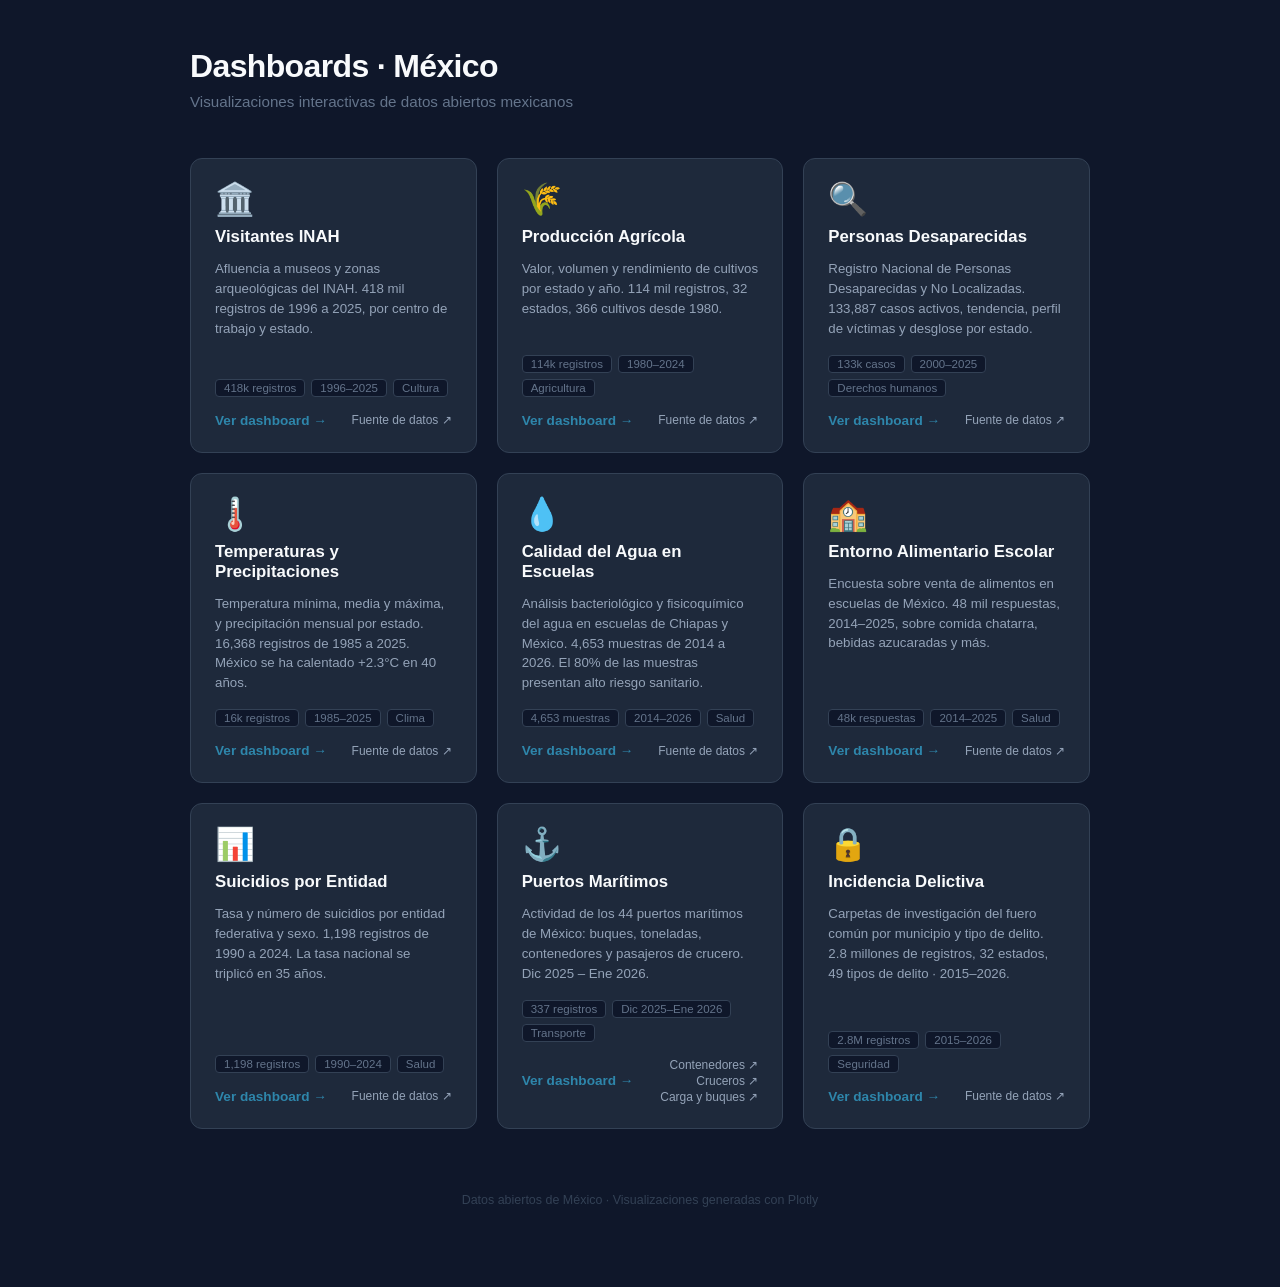
<file: site/index.html>
<!DOCTYPE html>
<html lang="es">
<head>
  <meta charset="UTF-8">
  <meta name="viewport" content="width=device-width, initial-scale=1.0">
  <title>Dashboards · México</title>
  <style>
    *, *::before, *::after { box-sizing: border-box; margin: 0; padding: 0; }

    body {
      background: #0F172A;
      color: #CBD5E1;
      font-family: -apple-system, BlinkMacSystemFont, "Segoe UI", sans-serif;
      min-height: 100vh;
      padding: 48px 24px 80px;
    }

    .container {
      max-width: 900px;
      margin: 0 auto;
    }

    header {
      margin-bottom: 48px;
    }

    header h1 {
      color: #F8FAFC;
      font-size: 2rem;
      font-weight: 700;
      letter-spacing: -.02em;
    }

    header p {
      color: #64748B;
      margin-top: 8px;
      font-size: .95rem;
    }

    .grid {
      display: grid;
      grid-template-columns: repeat(auto-fill, minmax(260px, 1fr));
      gap: 20px;
    }

    .card {
      position: relative;
      background: #1E293B;
      border: 1px solid #334155;
      border-radius: 12px;
      padding: 24px;
      color: inherit;
      transition: border-color .15s, transform .15s, box-shadow .15s;
      display: flex;
      flex-direction: column;
      gap: 12px;
    }

    .card:hover {
      border-color: #2E86AB;
      transform: translateY(-2px);
      box-shadow: 0 8px 24px rgba(0,0,0,.4);
    }

    .card-icon {
      font-size: 2rem;
      line-height: 1;
    }

    .card-title {
      color: #F8FAFC;
      font-size: 1.05rem;
      font-weight: 600;
    }

    .card-desc {
      color: #94A3B8;
      font-size: .83rem;
      line-height: 1.5;
      flex: 1;
    }

    .card-tags {
      display: flex;
      flex-wrap: wrap;
      gap: 6px;
      margin-top: 4px;
    }

    .tag {
      background: #0F172A;
      border: 1px solid #334155;
      border-radius: 4px;
      padding: 2px 8px;
      font-size: .72rem;
      color: #64748B;
    }

    .card-footer {
      display: flex;
      justify-content: space-between;
      align-items: center;
      margin-top: auto;
      padding-top: 4px;
    }

    .card-arrow {
      color: #2E86AB;
      font-size: .85rem;
      font-weight: 600;
      text-decoration: none;
    }

    /* Stretched link — invisible overlay that makes the whole card clickable */
    .card-arrow::after {
      content: "";
      position: absolute;
      inset: 0;
    }

    .card-source {
      position: relative;
      z-index: 1;
      color: #94A3B8;
      font-size: .75rem;
      text-decoration: none;
    }

    .card-source:hover {
      color: #F1F5F9;
    }

    footer {
      margin-top: 64px;
      color: #334155;
      font-size: .78rem;
      text-align: center;
    }
  </style>
</head>
<body>
<div class="container">

  <header>
    <h1>Dashboards · México</h1>
    <p>Visualizaciones interactivas de datos abiertos mexicanos</p>
  </header>

  <div class="grid">

    <div class="card">
      <div class="card-icon">🏛️</div>
      <div class="card-title">Visitantes INAH</div>
      <div class="card-desc">
        Afluencia a museos y zonas arqueológicas del INAH.
        418 mil registros de 1996 a 2025, por centro de trabajo y estado.
      </div>
      <div class="card-tags">
        <span class="tag">418k registros</span>
        <span class="tag">1996–2025</span>
        <span class="tag">Cultura</span>
      </div>
      <div class="card-footer">
        <a class="card-arrow" href="inah_sites.html">Ver dashboard →</a>
        <a class="card-source" href="https://datamx.io/dataset/estadisticas-de-visitantes-a-museos-y-zonas-arqueologicas-abiertas-al-publico-1996-2024" target="_blank" rel="noopener">Fuente de datos ↗</a>
      </div>
    </div>

    <div class="card">
      <div class="card-icon">🌾</div>
      <div class="card-title">Producción Agrícola</div>
      <div class="card-desc">
        Valor, volumen y rendimiento de cultivos por estado y año.
        114 mil registros, 32 estados, 366 cultivos desde 1980.
      </div>
      <div class="card-tags">
        <span class="tag">114k registros</span>
        <span class="tag">1980–2024</span>
        <span class="tag">Agricultura</span>
      </div>
      <div class="card-footer">
        <a class="card-arrow" href="productos_agricolas.html">Ver dashboard →</a>
        <a class="card-source" href="https://datamx.io/dataset/produccion-agricola-en-mexico-1980-2024" target="_blank" rel="noopener">Fuente de datos ↗</a>
      </div>
    </div>

    <div class="card">
      <div class="card-icon">🔍</div>
      <div class="card-title">Personas Desaparecidas</div>
      <div class="card-desc">
        Registro Nacional de Personas Desaparecidas y No Localizadas. 133,887 casos activos,
        tendencia, perfil de víctimas y desglose por estado.
      </div>
      <div class="card-tags">
        <span class="tag">133k casos</span>
        <span class="tag">2000–2025</span>
        <span class="tag">Derechos humanos</span>
      </div>
      <div class="card-footer">
        <a class="card-arrow" href="desaparecidos.html">Ver dashboard →</a>
        <a class="card-source" href="https://datamx.io/dataset/personas-desaparecidas-y-no-localizadas-en-mexico" target="_blank" rel="noopener">Fuente de datos ↗</a>
      </div>
    </div>

    <div class="card">
      <div class="card-icon">🌡️</div>
      <div class="card-title">Temperaturas y Precipitaciones</div>
      <div class="card-desc">
        Temperatura mínima, media y máxima, y precipitación mensual por estado.
        16,368 registros de 1985 a 2025. México se ha calentado +2.3°C en 40 años.
      </div>
      <div class="card-tags">
        <span class="tag">16k registros</span>
        <span class="tag">1985–2025</span>
        <span class="tag">Clima</span>
      </div>
      <div class="card-footer">
        <a class="card-arrow" href="temperaturas_lluvias.html">Ver dashboard →</a>
        <a class="card-source" href="https://datamx.io/es/dataset/temperaturas-mensuales-en-mexico-1985-2025" target="_blank" rel="noopener">Fuente de datos ↗</a>
      </div>
    </div>

    <div class="card">
      <div class="card-icon">💧</div>
      <div class="card-title">Calidad del Agua en Escuelas</div>
      <div class="card-desc">
        Análisis bacteriológico y fisicoquímico del agua en escuelas de Chiapas y México.
        4,653 muestras de 2014 a 2026. El 80% de las muestras presentan alto riesgo sanitario.
      </div>
      <div class="card-tags">
        <span class="tag">4,653 muestras</span>
        <span class="tag">2014–2026</span>
        <span class="tag">Salud</span>
      </div>
      <div class="card-footer">
        <a class="card-arrow" href="calidad_agua_escuelas.html">Ver dashboard →</a>
        <a class="card-source" href="https://datamx.io/dataset/base-de-datos-en-calidad-del-agua-en-escuelas-2010-2026" target="_blank" rel="noopener">Fuente de datos ↗</a>
      </div>
    </div>

    <div class="card">
      <div class="card-icon">🏫</div>
      <div class="card-title">Entorno Alimentario Escolar</div>
      <div class="card-desc">
        Encuesta sobre venta de alimentos en escuelas de México.
        48 mil respuestas, 2014–2025, sobre comida chatarra, bebidas azucaradas y más.
      </div>
      <div class="card-tags">
        <span class="tag">48k respuestas</span>
        <span class="tag">2014–2025</span>
        <span class="tag">Salud</span>
      </div>
      <div class="card-footer">
        <a class="card-arrow" href="entorno_alimentario_escuelas.html">Ver dashboard →</a>
        <a class="card-source" href="https://datamx.io/es/dataset/el-entorno-alimentario-en-escuelas-de-educacion-basica-en-mexico" target="_blank" rel="noopener">Fuente de datos ↗</a>
      </div>
    </div>

    <div class="card">
      <div class="card-icon">📊</div>
      <div class="card-title">Suicidios por Entidad</div>
      <div class="card-desc">
        Tasa y número de suicidios por entidad federativa y sexo.
        1,198 registros de 1990 a 2024. La tasa nacional se triplicó en 35 años.
      </div>
      <div class="card-tags">
        <span class="tag">1,198 registros</span>
        <span class="tag">1990–2024</span>
        <span class="tag">Salud</span>
      </div>
      <div class="card-footer">
        <a class="card-arrow" href="suicidios_entidad.html">Ver dashboard →</a>
        <a class="card-source" href="https://datamx.io/dataset/suicidios-registrados-en-mexico-por-entidad-1990-2023" target="_blank" rel="noopener">Fuente de datos ↗</a>
      </div>
    </div>

    <div class="card">
      <div class="card-icon">⚓</div>
      <div class="card-title">Puertos Marítimos</div>
      <div class="card-desc">
        Actividad de los 44 puertos marítimos de México: buques, toneladas,
        contenedores y pasajeros de crucero. Dic 2025 – Ene 2026.
      </div>
      <div class="card-tags">
        <span class="tag">337 registros</span>
        <span class="tag">Dic 2025–Ene 2026</span>
        <span class="tag">Transporte</span>
      </div>
      <div class="card-footer">
        <a class="card-arrow" href="puertos.html">Ver dashboard →</a>
        <div style="display:flex;flex-direction:column;gap:2px;align-items:flex-end;position:relative;z-index:1;">
          <a class="card-source" href="https://www.datos.gob.mx/dataset/estadistica_mensual_movimiento_portuario_contenedores" target="_blank" rel="noopener">Contenedores ↗</a>
          <a class="card-source" href="https://www.datos.gob.mx/dataset/estadistica_mensual_movimiento_portuario_cruceros" target="_blank" rel="noopener">Cruceros ↗</a>
          <a class="card-source" href="https://www.datos.gob.mx/dataset/estadistica_mensual_movimiento_portuario_carga_arribo_buques" target="_blank" rel="noopener">Carga y buques ↗</a>
        </div>
      </div>
    </div>

    <div class="card">
      <div class="card-icon">🔒</div>
      <div class="card-title">Incidencia Delictiva</div>
      <div class="card-desc">
        Carpetas de investigación del fuero común por municipio y tipo de delito.
        2.8 millones de registros, 32 estados, 49 tipos de delito · 2015–2026.
      </div>
      <div class="card-tags">
        <span class="tag">2.8M registros</span>
        <span class="tag">2015–2026</span>
        <span class="tag">Seguridad</span>
      </div>
      <div class="card-footer">
        <a class="card-arrow" href="incidencia_delictiva.html">Ver dashboard →</a>
        <a class="card-source" href="https://www.gob.mx/sesnsp/acciones-y-programas/datos-abiertos-de-incidencia-delictiva" target="_blank" rel="noopener">Fuente de datos ↗</a>
      </div>
    </div>

  </div>

  <footer>
    Datos abiertos de México · Visualizaciones generadas con Plotly
  </footer>

</div>
</body>
</html>
</file>
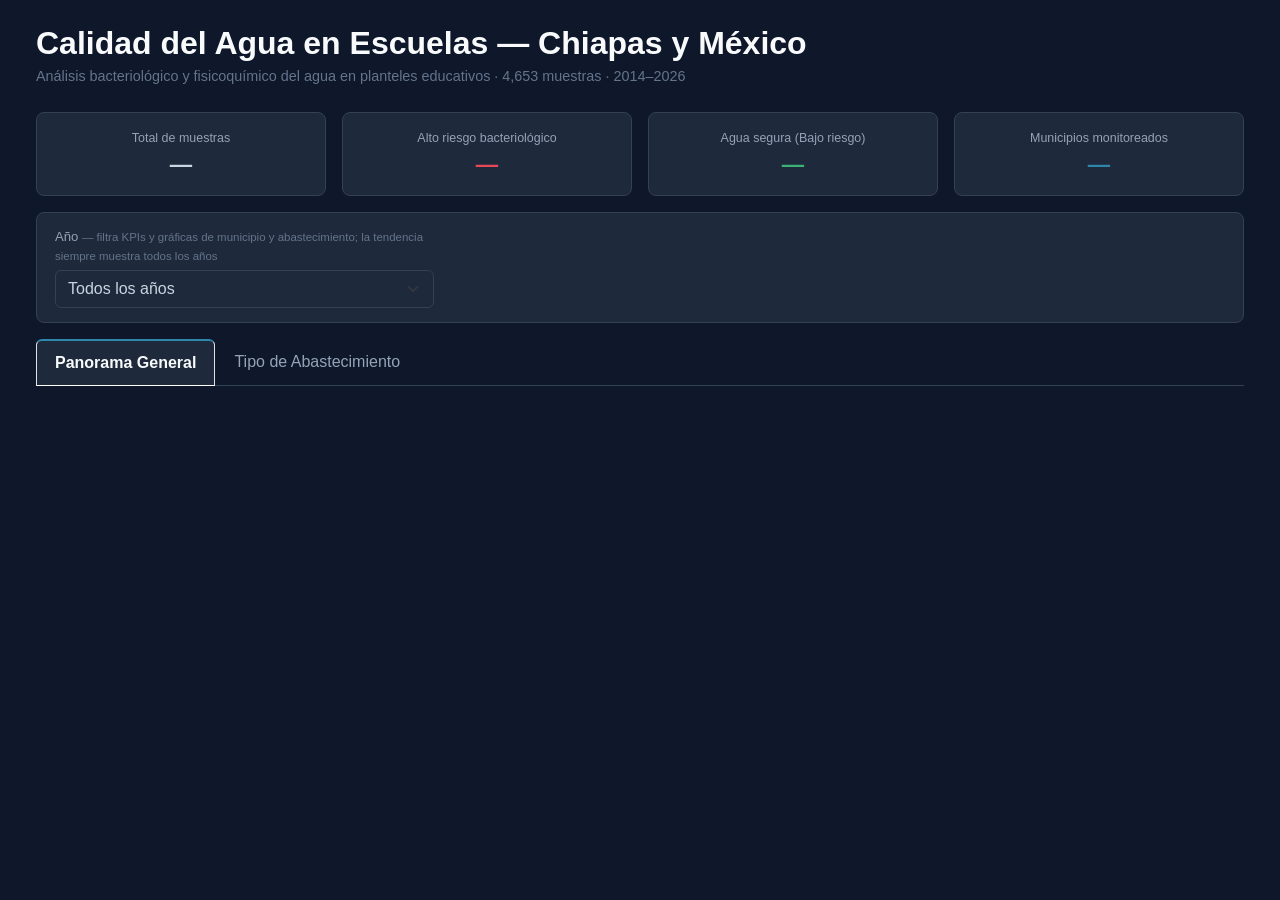
<file: site/calidad_agua_escuelas.html>
<!DOCTYPE html>
<html lang="es">
<head>
  <meta charset="UTF-8">
  <meta name="viewport" content="width=device-width, initial-scale=1.0">
  <title>Calidad del Agua en Escuelas</title>
  <link href="https://cdn.jsdelivr.net/npm/bootstrap@5.3.3/dist/css/bootstrap.min.css"
        rel="stylesheet" crossorigin="anonymous">
  <style>
    body        { background:#0F172A; color:#CBD5E1; padding:24px;
                  font-family:-apple-system,BlinkMacSystemFont,"Segoe UI",sans-serif; }
    .kpi-card   { background:#1E293B; border:1px solid #334155; border-radius:8px;
                  padding:16px; text-align:center; height:100%; }
    .kpi-label  { color:#94A3B8; font-size:.78rem; margin-bottom:4px; }
    .kpi-value  { font-weight:700; margin:0; font-size:1.4rem; }
    .filter-box { background:#1E293B; border:1px solid #334155; border-radius:8px;
                  padding:14px 18px; }
    .filter-label { color:#94A3B8; font-size:.82rem; margin-bottom:6px; }
    .dark-select { background-color:#1E293B!important; border-color:#334155!important;
                   color:#CBD5E1!important; }
    .dark-select:focus { border-color:#2E86AB!important;
                         box-shadow:0 0 0 .2rem rgba(46,134,171,.25)!important; }
    .dark-select option { background:#1E293B; color:#CBD5E1; }
    #filter-notice { display:none; align-items:center; gap:10px;
                     background:rgba(46,134,171,.12); border:1px solid #2E86AB;
                     border-radius:6px; padding:8px 14px; font-size:.83rem; color:#94A3B8; }
    #filter-badge  { background:#2E86AB; color:#fff; border-radius:4px;
                     padding:2px 8px; font-size:.78rem; }
    #clear-filter  { cursor:pointer; color:#94A3B8; font-size:.75rem;
                     border:1px solid #334155; border-radius:4px; padding:2px 8px;
                     background:transparent; }
    #clear-filter:hover { color:#F8FAFC; border-color:#64748B; }
    .nav-tabs   { border-bottom:1px solid #334155; }
    .nav-link   { color:#94A3B8; background:transparent; border:none;
                  border-top:2px solid transparent; border-radius:0; padding:10px 18px; }
    .nav-link:hover  { color:#F8FAFC; background:#1E293B; }
    .nav-link.active { color:#F8FAFC!important; background:#1E293B!important;
                       border-top:2px solid #2E86AB!important; font-weight:600; }
    .tab-content { background:#0F172A; padding-top:20px; }
    .info-card  { background:#1E293B; border:1px solid #334155; border-radius:8px;
                  padding:16px; }
  </style>
</head>
<body>
<div class="container-fluid">

  <div class="mb-4">
    <h2 style="color:#F8FAFC;font-weight:700;margin-bottom:4px;">
      Calidad del Agua en Escuelas — Chiapas y México
    </h2>
    <p style="color:#64748B;font-size:.9rem;">
      Análisis bacteriológico y fisicoquímico del agua en planteles educativos · 4,653 muestras · 2014–2026
    </p>
  </div>

  <div class="row g-3 mb-3"><div class="col-6 col-md-3">
      <div class="kpi-card">
        <p class="kpi-label">Total de muestras</p>
        <h3 class="kpi-value" id="kpi-n" style="color:#CBD5E1">—</h3>
      </div>
    </div><div class="col-6 col-md-3">
      <div class="kpi-card">
        <p class="kpi-label">Alto riesgo bacteriológico</p>
        <h3 class="kpi-value" id="kpi-alto" style="color:#E84855">—</h3>
      </div>
    </div><div class="col-6 col-md-3">
      <div class="kpi-card">
        <p class="kpi-label">Agua segura (Bajo riesgo)</p>
        <h3 class="kpi-value" id="kpi-bajo" style="color:#3BB273">—</h3>
      </div>
    </div><div class="col-6 col-md-3">
      <div class="kpi-card">
        <p class="kpi-label">Municipios monitoreados</p>
        <h3 class="kpi-value" id="kpi-munis" style="color:#2E86AB">—</h3>
      </div>
    </div></div>

  <div class="filter-box mb-3">
    <div class="row g-3 align-items-end">
      <div class="col-10 col-md-4">
        <p class="filter-label mb-1">Año
          <small style="color:#64748B"> — filtra KPIs y gráficas de municipio y abastecimiento; la tendencia siempre muestra todos los años</small>
        </p>
        <select id="year-select" class="form-select dark-select">
          <option value="__all__">Todos los años</option>
          <option value="2014">2014</option>
<option value="2015">2015</option>
<option value="2016">2016</option>
<option value="2017">2017</option>
<option value="2018">2018</option>
<option value="2019">2019</option>
<option value="2020">2020</option>
<option value="2021">2021</option>
<option value="2022">2022</option>
<option value="2023">2023</option>
<option value="2024">2024</option>
<option value="2025">2025</option>
<option value="2026">2026</option>
        </select>
      </div>
      <div class="col-2 col-md-8 d-flex align-items-end">
        <div id="filter-notice">
          <span id="filter-badge"></span>
          <button id="clear-filter">✕ limpiar</button>
        </div>
      </div>
    </div>
  </div>

  <ul class="nav nav-tabs mb-0" role="tablist">
    <li class="nav-item" role="presentation">
      <button class="nav-link active" data-bs-toggle="tab" data-bs-target="#tab-panorama"
              type="button" role="tab">Panorama General</button>
    </li>
    <li class="nav-item" role="presentation">
      <button class="nav-link" data-bs-toggle="tab" data-bs-target="#tab-abastecimiento"
              type="button" role="tab">Tipo de Abastecimiento</button>
    </li>
  </ul>

  <div class="tab-content">

    <div class="tab-pane fade show active" id="tab-panorama" role="tabpanel">
      <div class="row g-3">
        <div class="col-12 col-md-7"><div>                        <script>window.PlotlyConfig = {MathJaxConfig: 'local'};</script>
        <script charset="utf-8" src="https://cdn.plot.ly/plotly-3.5.0.min.js" integrity="sha256-fHbNLP+GlIXN+efbQec78UkemUz3NJp7UmfGxC1tNxs=" crossorigin="anonymous"></script>                <div id="chart-trend" class="plotly-graph-div" style="height:380px; width:100%;"></div>            <script>                window.PLOTLYENV=window.PLOTLYENV || {};                                if (document.getElementById("chart-trend")) {                    Plotly.newPlot(                        "chart-trend",                        [{"hovertemplate":"\u003cb\u003eBajo riesgo\u003c\u002fb\u003e\u003cbr\u003eA\u00f1o: %{x}\u003cbr\u003e%{y:.1f}%\u003cextra\u003e\u003c\u002fextra\u003e","marker":{"color":"#3BB273"},"name":"Bajo riesgo","text":["46%","27%","22%","","","73%","31%","25%","73%","78%","44%","25%","25%"],"textposition":"inside","x":["2014","2015","2016","2017","2018","2019","2020","2021","2022","2023","2024","2025","2026"],"y":[45.9,27.3,22.4,0.5,0.4,73.2,30.7,25.0,73.2,78.4,44.0,25.3,25.0],"type":"bar"},{"hovertemplate":"\u003cb\u003eIntermedio\u003c\u002fb\u003e\u003cbr\u003eA\u00f1o: %{x}\u003cbr\u003e%{y:.1f}%\u003cextra\u003e\u003c\u002fextra\u003e","marker":{"color":"#F4A261"},"name":"Intermedio","text":["13%","9%","29%","","","13%","29%","12%","19%","6%","10%","29%","25%"],"textposition":"inside","x":["2014","2015","2016","2017","2018","2019","2020","2021","2022","2023","2024","2025","2026"],"y":[12.9,9.1,29.3,0.3,0.5,12.9,29.1,11.7,18.8,5.9,10.0,29.1,25.0],"type":"bar"},{"hovertemplate":"\u003cb\u003eAlto riesgo\u003c\u002fb\u003e\u003cbr\u003eA\u00f1o: %{x}\u003cbr\u003e%{y:.1f}%\u003cextra\u003e\u003c\u002fextra\u003e","marker":{"color":"#E84855"},"name":"Alto riesgo","text":["41%","64%","48%","99%","99%","14%","40%","63%","8%","16%","46%","46%","50%"],"textposition":"inside","x":["2014","2015","2016","2017","2018","2019","2020","2021","2022","2023","2024","2025","2026"],"y":[41.2,63.6,48.3,99.2,99.1,14.0,40.2,63.3,8.0,15.7,46.0,45.6,50.0],"type":"bar"}],                        {"template":{"data":{"histogram2dcontour":[{"type":"histogram2dcontour","colorbar":{"outlinewidth":0,"ticks":""},"colorscale":[[0.0,"#0d0887"],[0.1111111111111111,"#46039f"],[0.2222222222222222,"#7201a8"],[0.3333333333333333,"#9c179e"],[0.4444444444444444,"#bd3786"],[0.5555555555555556,"#d8576b"],[0.6666666666666666,"#ed7953"],[0.7777777777777778,"#fb9f3a"],[0.8888888888888888,"#fdca26"],[1.0,"#f0f921"]]}],"choropleth":[{"type":"choropleth","colorbar":{"outlinewidth":0,"ticks":""}}],"histogram2d":[{"type":"histogram2d","colorbar":{"outlinewidth":0,"ticks":""},"colorscale":[[0.0,"#0d0887"],[0.1111111111111111,"#46039f"],[0.2222222222222222,"#7201a8"],[0.3333333333333333,"#9c179e"],[0.4444444444444444,"#bd3786"],[0.5555555555555556,"#d8576b"],[0.6666666666666666,"#ed7953"],[0.7777777777777778,"#fb9f3a"],[0.8888888888888888,"#fdca26"],[1.0,"#f0f921"]]}],"heatmap":[{"type":"heatmap","colorbar":{"outlinewidth":0,"ticks":""},"colorscale":[[0.0,"#0d0887"],[0.1111111111111111,"#46039f"],[0.2222222222222222,"#7201a8"],[0.3333333333333333,"#9c179e"],[0.4444444444444444,"#bd3786"],[0.5555555555555556,"#d8576b"],[0.6666666666666666,"#ed7953"],[0.7777777777777778,"#fb9f3a"],[0.8888888888888888,"#fdca26"],[1.0,"#f0f921"]]}],"contourcarpet":[{"type":"contourcarpet","colorbar":{"outlinewidth":0,"ticks":""}}],"contour":[{"type":"contour","colorbar":{"outlinewidth":0,"ticks":""},"colorscale":[[0.0,"#0d0887"],[0.1111111111111111,"#46039f"],[0.2222222222222222,"#7201a8"],[0.3333333333333333,"#9c179e"],[0.4444444444444444,"#bd3786"],[0.5555555555555556,"#d8576b"],[0.6666666666666666,"#ed7953"],[0.7777777777777778,"#fb9f3a"],[0.8888888888888888,"#fdca26"],[1.0,"#f0f921"]]}],"surface":[{"type":"surface","colorbar":{"outlinewidth":0,"ticks":""},"colorscale":[[0.0,"#0d0887"],[0.1111111111111111,"#46039f"],[0.2222222222222222,"#7201a8"],[0.3333333333333333,"#9c179e"],[0.4444444444444444,"#bd3786"],[0.5555555555555556,"#d8576b"],[0.6666666666666666,"#ed7953"],[0.7777777777777778,"#fb9f3a"],[0.8888888888888888,"#fdca26"],[1.0,"#f0f921"]]}],"mesh3d":[{"type":"mesh3d","colorbar":{"outlinewidth":0,"ticks":""}}],"scatter":[{"fillpattern":{"fillmode":"overlay","size":10,"solidity":0.2},"type":"scatter"}],"parcoords":[{"type":"parcoords","line":{"colorbar":{"outlinewidth":0,"ticks":""}}}],"scatterpolargl":[{"type":"scatterpolargl","marker":{"colorbar":{"outlinewidth":0,"ticks":""}}}],"bar":[{"error_x":{"color":"#2a3f5f"},"error_y":{"color":"#2a3f5f"},"marker":{"line":{"color":"#E5ECF6","width":0.5},"pattern":{"fillmode":"overlay","size":10,"solidity":0.2}},"type":"bar"}],"scattergeo":[{"type":"scattergeo","marker":{"colorbar":{"outlinewidth":0,"ticks":""}}}],"scatterpolar":[{"type":"scatterpolar","marker":{"colorbar":{"outlinewidth":0,"ticks":""}}}],"histogram":[{"marker":{"pattern":{"fillmode":"overlay","size":10,"solidity":0.2}},"type":"histogram"}],"scattergl":[{"type":"scattergl","marker":{"colorbar":{"outlinewidth":0,"ticks":""}}}],"scatter3d":[{"type":"scatter3d","line":{"colorbar":{"outlinewidth":0,"ticks":""}},"marker":{"colorbar":{"outlinewidth":0,"ticks":""}}}],"scattermap":[{"type":"scattermap","marker":{"colorbar":{"outlinewidth":0,"ticks":""}}}],"scattermapbox":[{"type":"scattermapbox","marker":{"colorbar":{"outlinewidth":0,"ticks":""}}}],"scatterternary":[{"type":"scatterternary","marker":{"colorbar":{"outlinewidth":0,"ticks":""}}}],"scattercarpet":[{"type":"scattercarpet","marker":{"colorbar":{"outlinewidth":0,"ticks":""}}}],"carpet":[{"aaxis":{"endlinecolor":"#2a3f5f","gridcolor":"white","linecolor":"white","minorgridcolor":"white","startlinecolor":"#2a3f5f"},"baxis":{"endlinecolor":"#2a3f5f","gridcolor":"white","linecolor":"white","minorgridcolor":"white","startlinecolor":"#2a3f5f"},"type":"carpet"}],"table":[{"cells":{"fill":{"color":"#EBF0F8"},"line":{"color":"white"}},"header":{"fill":{"color":"#C8D4E3"},"line":{"color":"white"}},"type":"table"}],"barpolar":[{"marker":{"line":{"color":"#E5ECF6","width":0.5},"pattern":{"fillmode":"overlay","size":10,"solidity":0.2}},"type":"barpolar"}],"pie":[{"automargin":true,"type":"pie"}]},"layout":{"autotypenumbers":"strict","colorway":["#636efa","#EF553B","#00cc96","#ab63fa","#FFA15A","#19d3f3","#FF6692","#B6E880","#FF97FF","#FECB52"],"font":{"color":"#2a3f5f"},"hovermode":"closest","hoverlabel":{"align":"left"},"paper_bgcolor":"white","plot_bgcolor":"#E5ECF6","polar":{"bgcolor":"#E5ECF6","angularaxis":{"gridcolor":"white","linecolor":"white","ticks":""},"radialaxis":{"gridcolor":"white","linecolor":"white","ticks":""}},"ternary":{"bgcolor":"#E5ECF6","aaxis":{"gridcolor":"white","linecolor":"white","ticks":""},"baxis":{"gridcolor":"white","linecolor":"white","ticks":""},"caxis":{"gridcolor":"white","linecolor":"white","ticks":""}},"coloraxis":{"colorbar":{"outlinewidth":0,"ticks":""}},"colorscale":{"sequential":[[0.0,"#0d0887"],[0.1111111111111111,"#46039f"],[0.2222222222222222,"#7201a8"],[0.3333333333333333,"#9c179e"],[0.4444444444444444,"#bd3786"],[0.5555555555555556,"#d8576b"],[0.6666666666666666,"#ed7953"],[0.7777777777777778,"#fb9f3a"],[0.8888888888888888,"#fdca26"],[1.0,"#f0f921"]],"sequentialminus":[[0.0,"#0d0887"],[0.1111111111111111,"#46039f"],[0.2222222222222222,"#7201a8"],[0.3333333333333333,"#9c179e"],[0.4444444444444444,"#bd3786"],[0.5555555555555556,"#d8576b"],[0.6666666666666666,"#ed7953"],[0.7777777777777778,"#fb9f3a"],[0.8888888888888888,"#fdca26"],[1.0,"#f0f921"]],"diverging":[[0,"#8e0152"],[0.1,"#c51b7d"],[0.2,"#de77ae"],[0.3,"#f1b6da"],[0.4,"#fde0ef"],[0.5,"#f7f7f7"],[0.6,"#e6f5d0"],[0.7,"#b8e186"],[0.8,"#7fbc41"],[0.9,"#4d9221"],[1,"#276419"]]},"xaxis":{"gridcolor":"white","linecolor":"white","ticks":"","title":{"standoff":15},"zerolinecolor":"white","automargin":true,"zerolinewidth":2},"yaxis":{"gridcolor":"white","linecolor":"white","ticks":"","title":{"standoff":15},"zerolinecolor":"white","automargin":true,"zerolinewidth":2},"scene":{"xaxis":{"backgroundcolor":"#E5ECF6","gridcolor":"white","linecolor":"white","showbackground":true,"ticks":"","zerolinecolor":"white","gridwidth":2},"yaxis":{"backgroundcolor":"#E5ECF6","gridcolor":"white","linecolor":"white","showbackground":true,"ticks":"","zerolinecolor":"white","gridwidth":2},"zaxis":{"backgroundcolor":"#E5ECF6","gridcolor":"white","linecolor":"white","showbackground":true,"ticks":"","zerolinecolor":"white","gridwidth":2}},"shapedefaults":{"line":{"color":"#2a3f5f"}},"annotationdefaults":{"arrowcolor":"#2a3f5f","arrowhead":0,"arrowwidth":1},"geo":{"bgcolor":"white","landcolor":"#E5ECF6","subunitcolor":"white","showland":true,"showlakes":true,"lakecolor":"white"},"title":{"x":0.05},"mapbox":{"style":"light"}}},"xaxis":{"gridcolor":"#334155","title":{"text":"A\u00f1o"}},"yaxis":{"gridcolor":"#334155","ticksuffix":"%","range":[0,101],"title":{"text":"% de muestras"}},"legend":{"font":{"color":"#94A3B8"},"bgcolor":"rgba(0,0,0,0)","orientation":"h","yanchor":"bottom","y":1.02,"xanchor":"right","x":1},"font":{"color":"#CBD5E1"},"margin":{"t":50,"b":40,"l":10,"r":10},"barmode":"stack","title":{"text":"Riesgo bacteriol\u00f3gico por a\u00f1o"},"height":380,"paper_bgcolor":"rgba(0,0,0,0)","plot_bgcolor":"rgba(0,0,0,0)"},                        {"responsive": true, "displayModeBar": false}                    )                };            </script>        </div></div>
        <div class="col-12 col-md-5"><div id="chart-muni" style="min-height:320px"></div></div>
      </div>
    </div>

    <div class="tab-pane fade" id="tab-abastecimiento" role="tabpanel">
      <div class="row g-3 mb-3">
        <div class="col-12 col-md-7"><div id="chart-supply-risk" style="min-height:280px"></div></div>
        <div class="col-12 col-md-5"><div id="chart-supply-donut" style="min-height:360px"></div></div>
      </div>
      <div class="row g-3">
        <div class="col-12 col-md-6"><div>                            <div id="chart-ecoli" class="plotly-graph-div" style="height:320px; width:100%;"></div>            <script>                window.PLOTLYENV=window.PLOTLYENV || {};                                if (document.getElementById("chart-ecoli")) {                    Plotly.newPlot(                        "chart-ecoli",                        [{"marker":{"color":"#E84855"},"nbinsx":40,"opacity":0.8,"x":[100.0,0.0,1.2,100.0,1.5,0.0,100.0,100.0,13.6,0.0,48.3,1.5,0.0,0.0,0.0,5.2,0.0,0.0,0.0,0.0,4.7,0.0,0.0,0.0,100.0,0.0,100.0,0.0,1.5,100.0,0.0,0.0,0.0,0.0,0.0,100.0,0.0,0.0,0.0,0.0,0.0,0.0,0.0,100.0,1.1,100.0,100.0,0.0,0.0,13.6,0.0,83.1,58.8,124.7,82.0,0.0,100.0,0.0,0.0,100.0,0.0,100.0,13.6,0.0,2.6,100.0,0.0,0.0,0.0,0.0,100.0,0.0,0.0,0.0,0.0,0.0,0.0,48.3,0.0,0.0,100.0,100.0,4.7,0.0,0.0,100.0,0.0,0.0,0.0,0.0,0.0,14.5,0.0,0.0,0.0,100.0,0.0,32.6,0.0,5.4,100.0,0.0,0.0,0.0,0.0,0.0,0.0,0.0,0.0,0.0,0.0,100.0,0.0,13.6,0.0,0.0,0.0,0.0,0.0,0.0,0.0,0.0,0.0,0.0,0.0,100.0,0.0,0.0,0.0,0.0,0.0,100.0,100.0,100.0,0.0,0.0,0.0,0.0,100.0,4.7,0.0,0.0,0.0,0.0,0.0,0.0,100.0,0.0,100.0,0.0,0.0,0.0,3.4,3.4,3.4,100.0,5.4,1.1,0.0,0.0,0.0,0.0,3.2,0.0,0.0,100.0,5.2,100.0,100.0,0.0,0.0,0.0,100.0,13.6,0.0,2.0,0.0,0.0,83.1,0.0,78.2,2.4,0.0,1.0,0.0,0.0,0.0,100.0,100.0,0.0,100.0,0.0,100.0,1.1,2.6,100.0,0.0,0.0,0.0,100.0,13.6,0.0,48.3,100.0,0.0,100.0,0.0,48.3,0.0,0.0,0.0,32.6,0.0,100.0,0.0,100.0,100.0,100.0,0.0,13.2,100.0,16.6,2.8,100.0,0.0,0.0,13.5,83.6,13.5,97.8,28.8,13.7,0.0,0.0,100.0,100.0,0.0,1.5,100.0,0.0,0.0,0.0,100.0,0.0,0.0,0.0,0.0,0.0,100.0,0.0,2.87,0.0,100.0,39.5,0.0,100.0,0.0,0.0,100.0,4.7,5.4,0.0,9.6,0.0,0.0,48.3,0.0,1.0,100.0,100.0,0.0,100.0,0.0,100.0,0.0,0.0,48.3,17.8,17.8,12.4,0.0,0.0,0.0,3.0,4.7,100.0,100.0,0.0,100.0,0.0,100.0,48.3,1.5,4.7,1.5,2.6,1.2,0.0,1.2,0.0,0.0,100.0,48.3,48.3,0.0,100.0,100.0,100.0,100.0,100.0,48.3,0.0,13.6,100.0,4.7,13.6,0.0,100.0,48.3,4.7,100.0,0.0,1.1,100.0,17.1,0.0,100.0,100.0,100.0,100.0,0.0,2.1,1.2,100.0,100.0,5.4,48.3,48.3,100.0,13.6,0.0,0.0,5.6,4.74,100.0,0.0,0.0,100.0,22.75,48.3,0.0,0.0,100.0,100.0,100.0,100.0,0.0,101.0,0.0,17.1,100.0,0.0,48.3,101.0,0.0,1.5,13.6,0.0,48.3,0.0,101.0,0.0,101.0,13.6,101.0,4.7,101.0,5.8,5.8,5.4,101.0,0.0,0.0,101.0,1.5,101.0,101.0,101.0,101.0,7.5,1.5,100.0,0.0,13.6,100.0,100.0,100.0,100.0,100.0,0.0,0.0,1.0,3.1,0.0,3.1,2.0,0.0,0.0,0.0,0.0,0.0,0.0,65.9,3.1,0.0,0.0,0.0,0.0,0.0,36.4,0.0,0.0,1.0,88.5,0.0,0.0,0.0,0.0,0.0,0.0,0.0,0.0,0.0,0.0,0.0,0.0,56.0,0.0,101.0,0.0,0.0,1.0,100.0,0.0,0.0,0.0,101.0,1.0,0.0,0.0,3.1,4.2,2.0,1.2,1.5,100.0,0.0,0.0,0.0,0.0,0.0,0.0,0.0,0.0,0.0,0.0,0.0,0.0,0.0,0.0,0.0,0.0,0.0,0.0,0.0,0.0,0.0,0.0,2.0,0.0,0.0,0.0,0.0,0.0,0.0,0.0,0.0,0.0,0.0,0.0,0.0,0.0,0.0,0.0,0.0,0.0,0.0,0.0,0.0,0.0,0.0,0.0,0.0,0.0,0.0,0.0,0.0,0.0,0.0,0.0,0.0,0.0,0.0,0.0,0.0,0.0,0.0,0.0,0.0,0.0,0.0,5.3,11.1,0.0,0.0,0.0,0.0,0.0,0.0,0.0,0.0,100.0,45.9,27.1,0.0,0.0,0.5,100.0,40.6,0.0,0.5,0.5,0.5,0.5,5.3,100.0,13.6,0.0,0.0,4.2,0.0,0.0,100.0,100.0,100.0,0.0,0.0,1.1,1.1,100.0,100.0,100.0,100.0,100.0,100.0,0.0,5.2,5.4,2.6,0.0,0.0,0.0,48.3,62.4,0.0,0.0,0.0,0.0,0.0,0.0,0.0,0.0,0.0,0.0,0.0,0.0,0.0,0.0,0.0,0.0,0.0,0.0,0.0,0.0,0.0,0.0,0.0,0.0,0.0,0.0,0.0,0.0,0.0,0.0,0.0,50.4,0.0,0.0,0.0,0.0,0.0,0.0,0.0,0.0,0.0,6.4,1.0,0.0,0.0,0.0,0.0,0.0,0.0,0.0,0.0,0.0,0.0,0.0,0.0,0.0,0.0,0.0,0.0,0.0,0.0,0.0,0.0,0.0,0.0,0.0,0.0,0.0,0.0,0.0,0.0,0.0,0.0,0.0,0.0,0.0,0.0,0.0,2.3,0.5,0.0,0.0,0.0,1.0,1.0,1.0,1.0,1.0,1.0,1.0,2.0,3.1,4.2,4.2,8.7,15.0,17.8,38.4,65.9,0.5,0.5,0.5,0.5,0.5,0.5,0.5,0.5,0.5,0.5,0.5,0.5,0.5,0.5,0.5,0.5,0.5,0.5,0.5,0.0,48.3,100.0,0.0,0.0,0.0,0.0,100.0,100.0,101.0,101.0,2.6,48.3,13.6,101.0,8.4,0.0,101.0,101.0,1.5,101.0,4.7,4.7,5.8,1.2,4.7,0.0,101.0,101.0,101.0,48.3,9.6,101.0,0.0,0.0,0.0,13.6,9.6,1.5,4.7,13.6,101.0,100.0,0.0,0.0,0.0,0.0,0.0,0.0,100.0,0.0,0.0,0.0,0.0,0.0,0.0,0.0,0.0,0.0,0.0,0.0,0.0,0.0,0.0,0.0,0.0,0.0,0.0,0.0,0.0,2.0,0.0,0.0,0.0,0.0,0.0,0.0,0.0,100.0,0.0,100.0,100.0,48.3,100.0,100.0,100.0,100.0,0.0,100.0,101.0,0.0,100.0,100.0,0.0,0.0,0.0,0.0,13.6,0.0,0.0,0.0,0.0,100.0,101.0,100.0,1.1,1.2,100.0,100.0,17.2,0.0,0.0,100.0,100.0,100.0,0.0,100.0,0.0,100.0,100.0,3.2,100.0,100.0,100.0,100.0,100.0,2.1,100.0,48.3,100.0,100.0,100.0,100.0,0.0,13.5,4.7,0.0,0.0,13.6,0.0,0.0,0.0,48.3,47.8,0.0,15.0,1.0,0.0,0.0,0.0,0.0,3.4,0.0,2.0,0.0,2.6,3.2,8.4,2.1,0.0,0.0,0.0,13.6,2.0,0.0,0.0,0.0,0.0,0.0,0.0,0.0,0.0,0.0,0.0,0.0,48.3,5.6,13.6,4.7,1.1,1.1,48.3,48.3,13.6,2.0,1.0,48.3,3.4,2.0,47.8,2.0,118.4,13.7,8.7,1.0,15.0,3.1,100.0,48.3,32.6,0.0,0.0,100.0,100.0,1.0,100.0,1.0,100.0,100.0,100.0,100.0,100.0,100.0,1.0,1.0,1.0,1.0,100.0,1.0,100.0,1.0,100.0,1.0,1.0,1.0,100.0,100.0,1.0,1.0,1.0,1.0,1.0,1.0,13.6,4.7,1.0,100.0,1.0,4.7,13.6,1.0,1.0,100.0,0.0,0.0,1.0,1.0,100.0,1.0,13.6,1.0,100.0,1.0,1.0,1.5,100.0,1.0,1.5,2.6,1.0,1.5,13.6,4.7,100.0,13.6,100.0,100.0,100.0,1.0,1.0,1.0,0.0,100.0,100.0,13.6,48.3,100.0,100.0,100.0,100.0,5.2,1.5,48.3,48.3,100.0,13.6,100.0,32.6,100.0,100.0,13.6,1.5,17.1,48.3,13.6,32.6,0.0,100.0,100.0,48.3,48.3,13.6,100.0,100.0,9.1,100.0,100.0,17.1,100.0,13.6,10.0,100.0,100.0,48.3,1.0,100.0,17.1,1.0,1.5,100.0,13.6,1.1,100.0,100.0,100.0,100.0,9.6,1.0,100.0,32.6,1.1,48.3,48.3,1.0,5.2,1.0,13.6,48.3],"type":"histogram"}],                        {"template":{"data":{"histogram2dcontour":[{"type":"histogram2dcontour","colorbar":{"outlinewidth":0,"ticks":""},"colorscale":[[0.0,"#0d0887"],[0.1111111111111111,"#46039f"],[0.2222222222222222,"#7201a8"],[0.3333333333333333,"#9c179e"],[0.4444444444444444,"#bd3786"],[0.5555555555555556,"#d8576b"],[0.6666666666666666,"#ed7953"],[0.7777777777777778,"#fb9f3a"],[0.8888888888888888,"#fdca26"],[1.0,"#f0f921"]]}],"choropleth":[{"type":"choropleth","colorbar":{"outlinewidth":0,"ticks":""}}],"histogram2d":[{"type":"histogram2d","colorbar":{"outlinewidth":0,"ticks":""},"colorscale":[[0.0,"#0d0887"],[0.1111111111111111,"#46039f"],[0.2222222222222222,"#7201a8"],[0.3333333333333333,"#9c179e"],[0.4444444444444444,"#bd3786"],[0.5555555555555556,"#d8576b"],[0.6666666666666666,"#ed7953"],[0.7777777777777778,"#fb9f3a"],[0.8888888888888888,"#fdca26"],[1.0,"#f0f921"]]}],"heatmap":[{"type":"heatmap","colorbar":{"outlinewidth":0,"ticks":""},"colorscale":[[0.0,"#0d0887"],[0.1111111111111111,"#46039f"],[0.2222222222222222,"#7201a8"],[0.3333333333333333,"#9c179e"],[0.4444444444444444,"#bd3786"],[0.5555555555555556,"#d8576b"],[0.6666666666666666,"#ed7953"],[0.7777777777777778,"#fb9f3a"],[0.8888888888888888,"#fdca26"],[1.0,"#f0f921"]]}],"contourcarpet":[{"type":"contourcarpet","colorbar":{"outlinewidth":0,"ticks":""}}],"contour":[{"type":"contour","colorbar":{"outlinewidth":0,"ticks":""},"colorscale":[[0.0,"#0d0887"],[0.1111111111111111,"#46039f"],[0.2222222222222222,"#7201a8"],[0.3333333333333333,"#9c179e"],[0.4444444444444444,"#bd3786"],[0.5555555555555556,"#d8576b"],[0.6666666666666666,"#ed7953"],[0.7777777777777778,"#fb9f3a"],[0.8888888888888888,"#fdca26"],[1.0,"#f0f921"]]}],"surface":[{"type":"surface","colorbar":{"outlinewidth":0,"ticks":""},"colorscale":[[0.0,"#0d0887"],[0.1111111111111111,"#46039f"],[0.2222222222222222,"#7201a8"],[0.3333333333333333,"#9c179e"],[0.4444444444444444,"#bd3786"],[0.5555555555555556,"#d8576b"],[0.6666666666666666,"#ed7953"],[0.7777777777777778,"#fb9f3a"],[0.8888888888888888,"#fdca26"],[1.0,"#f0f921"]]}],"mesh3d":[{"type":"mesh3d","colorbar":{"outlinewidth":0,"ticks":""}}],"scatter":[{"fillpattern":{"fillmode":"overlay","size":10,"solidity":0.2},"type":"scatter"}],"parcoords":[{"type":"parcoords","line":{"colorbar":{"outlinewidth":0,"ticks":""}}}],"scatterpolargl":[{"type":"scatterpolargl","marker":{"colorbar":{"outlinewidth":0,"ticks":""}}}],"bar":[{"error_x":{"color":"#2a3f5f"},"error_y":{"color":"#2a3f5f"},"marker":{"line":{"color":"#E5ECF6","width":0.5},"pattern":{"fillmode":"overlay","size":10,"solidity":0.2}},"type":"bar"}],"scattergeo":[{"type":"scattergeo","marker":{"colorbar":{"outlinewidth":0,"ticks":""}}}],"scatterpolar":[{"type":"scatterpolar","marker":{"colorbar":{"outlinewidth":0,"ticks":""}}}],"histogram":[{"marker":{"pattern":{"fillmode":"overlay","size":10,"solidity":0.2}},"type":"histogram"}],"scattergl":[{"type":"scattergl","marker":{"colorbar":{"outlinewidth":0,"ticks":""}}}],"scatter3d":[{"type":"scatter3d","line":{"colorbar":{"outlinewidth":0,"ticks":""}},"marker":{"colorbar":{"outlinewidth":0,"ticks":""}}}],"scattermap":[{"type":"scattermap","marker":{"colorbar":{"outlinewidth":0,"ticks":""}}}],"scattermapbox":[{"type":"scattermapbox","marker":{"colorbar":{"outlinewidth":0,"ticks":""}}}],"scatterternary":[{"type":"scatterternary","marker":{"colorbar":{"outlinewidth":0,"ticks":""}}}],"scattercarpet":[{"type":"scattercarpet","marker":{"colorbar":{"outlinewidth":0,"ticks":""}}}],"carpet":[{"aaxis":{"endlinecolor":"#2a3f5f","gridcolor":"white","linecolor":"white","minorgridcolor":"white","startlinecolor":"#2a3f5f"},"baxis":{"endlinecolor":"#2a3f5f","gridcolor":"white","linecolor":"white","minorgridcolor":"white","startlinecolor":"#2a3f5f"},"type":"carpet"}],"table":[{"cells":{"fill":{"color":"#EBF0F8"},"line":{"color":"white"}},"header":{"fill":{"color":"#C8D4E3"},"line":{"color":"white"}},"type":"table"}],"barpolar":[{"marker":{"line":{"color":"#E5ECF6","width":0.5},"pattern":{"fillmode":"overlay","size":10,"solidity":0.2}},"type":"barpolar"}],"pie":[{"automargin":true,"type":"pie"}]},"layout":{"autotypenumbers":"strict","colorway":["#636efa","#EF553B","#00cc96","#ab63fa","#FFA15A","#19d3f3","#FF6692","#B6E880","#FF97FF","#FECB52"],"font":{"color":"#2a3f5f"},"hovermode":"closest","hoverlabel":{"align":"left"},"paper_bgcolor":"white","plot_bgcolor":"#E5ECF6","polar":{"bgcolor":"#E5ECF6","angularaxis":{"gridcolor":"white","linecolor":"white","ticks":""},"radialaxis":{"gridcolor":"white","linecolor":"white","ticks":""}},"ternary":{"bgcolor":"#E5ECF6","aaxis":{"gridcolor":"white","linecolor":"white","ticks":""},"baxis":{"gridcolor":"white","linecolor":"white","ticks":""},"caxis":{"gridcolor":"white","linecolor":"white","ticks":""}},"coloraxis":{"colorbar":{"outlinewidth":0,"ticks":""}},"colorscale":{"sequential":[[0.0,"#0d0887"],[0.1111111111111111,"#46039f"],[0.2222222222222222,"#7201a8"],[0.3333333333333333,"#9c179e"],[0.4444444444444444,"#bd3786"],[0.5555555555555556,"#d8576b"],[0.6666666666666666,"#ed7953"],[0.7777777777777778,"#fb9f3a"],[0.8888888888888888,"#fdca26"],[1.0,"#f0f921"]],"sequentialminus":[[0.0,"#0d0887"],[0.1111111111111111,"#46039f"],[0.2222222222222222,"#7201a8"],[0.3333333333333333,"#9c179e"],[0.4444444444444444,"#bd3786"],[0.5555555555555556,"#d8576b"],[0.6666666666666666,"#ed7953"],[0.7777777777777778,"#fb9f3a"],[0.8888888888888888,"#fdca26"],[1.0,"#f0f921"]],"diverging":[[0,"#8e0152"],[0.1,"#c51b7d"],[0.2,"#de77ae"],[0.3,"#f1b6da"],[0.4,"#fde0ef"],[0.5,"#f7f7f7"],[0.6,"#e6f5d0"],[0.7,"#b8e186"],[0.8,"#7fbc41"],[0.9,"#4d9221"],[1,"#276419"]]},"xaxis":{"gridcolor":"white","linecolor":"white","ticks":"","title":{"standoff":15},"zerolinecolor":"white","automargin":true,"zerolinewidth":2},"yaxis":{"gridcolor":"white","linecolor":"white","ticks":"","title":{"standoff":15},"zerolinecolor":"white","automargin":true,"zerolinewidth":2},"scene":{"xaxis":{"backgroundcolor":"#E5ECF6","gridcolor":"white","linecolor":"white","showbackground":true,"ticks":"","zerolinecolor":"white","gridwidth":2},"yaxis":{"backgroundcolor":"#E5ECF6","gridcolor":"white","linecolor":"white","showbackground":true,"ticks":"","zerolinecolor":"white","gridwidth":2},"zaxis":{"backgroundcolor":"#E5ECF6","gridcolor":"white","linecolor":"white","showbackground":true,"ticks":"","zerolinecolor":"white","gridwidth":2}},"shapedefaults":{"line":{"color":"#2a3f5f"}},"annotationdefaults":{"arrowcolor":"#2a3f5f","arrowhead":0,"arrowwidth":1},"geo":{"bgcolor":"white","landcolor":"#E5ECF6","subunitcolor":"white","showland":true,"showlakes":true,"lakecolor":"white"},"title":{"x":0.05},"mapbox":{"style":"light"}}},"shapes":[{"line":{"color":"#3BB273","dash":"dash","width":2},"type":"line","x0":0,"x1":0,"xref":"x","y0":0,"y1":1,"yref":"y domain"}],"xaxis":{"gridcolor":"#334155","title":{"text":"E. coli (UFC\u002f100mL)"}},"yaxis":{"gridcolor":"#334155","title":{"text":"Muestras"}},"font":{"color":"#CBD5E1"},"margin":{"t":40,"b":40,"l":10,"r":10},"title":{"text":"Distribuci\u00f3n de E. coli (UFC\u002f100mL)"},"height":320,"paper_bgcolor":"rgba(0,0,0,0)","plot_bgcolor":"rgba(0,0,0,0)"},                        {"responsive": true, "displayModeBar": false}                    )                };            </script>        </div></div>
        <div class="col-12 col-md-6">
          <div class="info-card">
            <p style="color:#F8FAFC;font-weight:600;margin-bottom:8px;">Nota metodológica</p>
            <p style="color:#94A3B8;font-size:13px;line-height:1.6;margin:0;">
              <strong style="color:#CBD5E1;">SAE</strong> = Sistema de Agua de Escuela
              (red de distribución intraescolar).<br>
              <strong style="color:#CBD5E1;">SCALL</strong> = Sistema Comunitario de Agua de Lluvia.<br><br>
              El umbral de riesgo bacteriológico sigue la clasificación del IMTA:
              <span style="color:#3BB273;">Bajo riesgo</span> (&lt;1 UFC E. coli/100mL),
              <span style="color:#F4A261;">Intermedio</span> (1–10 UFC) y
              <span style="color:#E84855;">Alto riesgo</span> (&gt;10 UFC).
              La gráfica de distribución excluye valores atípicos por encima de 200 UFC.
            </p>
          </div>
        </div>
      </div>
    </div>

  </div>

</div>

<script src="https://cdn.jsdelivr.net/npm/bootstrap@5.3.3/dist/js/bootstrap.bundle.min.js"
        crossorigin="anonymous"></script>
<script>
const YEAR_DATA = {"__all__":{"kpi":{"n":4653,"alto":79.9,"bajo":14.8,"munis":308},"muni":{"munis":["San Cristóbal de las Casas","Pantelho","Sitalá","Berriozabal","La Trinitaria","Chenalhó","San Juan Cancuc","Berriozábal","Tenejapa","San Juan Chamula","Chiapilla","Teopisca"],"pcts":[96.6,90.0,57.9,53.8,40.5,39.8,33.3,23.8,22.4,16.0,6.9,2.1],"ns":[3037,20,171,39,42,171,75,21,58,25,29,94]},"supply":{"supplies":["SAE","Manantial","Río","Pozo","SCALL","Otro","Lluvia"],"pcts":[87.2,67.1,66.7,37.7,34.1,18.8,14.0],"ns":[3641,155,9,53,44,69,50]},"donut":{"labels":["SAE","Manantial","SCALL","Otro","Pozo","Lluvia","Río"],"values":[3767,268,159,100,81,56,25]}},"2014":{"kpi":{"n":360,"alto":41.2,"bajo":45.9,"munis":241},"muni":{"munis":[],"pcts":[],"ns":[]},"supply":{"supplies":["Manantial","Pozo","SAE","Río"],"pcts":[57.1,50.0,40.5,0.0],"ns":[7,4,326,1]},"donut":{"labels":["SAE","Manantial","Pozo","Río"],"values":[343,8,4,1]}},"2015":{"kpi":{"n":11,"alto":63.6,"bajo":27.3,"munis":5},"muni":{"munis":[],"pcts":[],"ns":[]},"supply":{"supplies":["Manantial","SAE"],"pcts":[100.0,71.4],"ns":[2,7]},"donut":{"labels":["SAE","Manantial"],"values":[7,2]}},"2016":{"kpi":{"n":65,"alto":48.3,"bajo":22.4,"munis":15},"muni":{"munis":[],"pcts":[],"ns":[]},"supply":{"supplies":["Manantial","SAE","Pozo","Otro"],"pcts":[88.9,46.2,16.7,0.0],"ns":[9,39,6,2]},"donut":{"labels":["SAE","Manantial","Pozo","Otro"],"values":[43,11,7,2]}},"2017":{"kpi":{"n":1033,"alto":99.2,"bajo":0.5,"munis":9},"muni":{"munis":["San Cristóbal de las Casas"],"pcts":[100.0],"ns":[1015]},"supply":{"supplies":["SAE","Pozo","Lluvia"],"pcts":[99.4,50.0,0.0],"ns":[1027,2,1]},"donut":{"labels":["SAE","Pozo","Lluvia"],"values":[1029,2,1]}},"2018":{"kpi":{"n":1952,"alto":99.1,"bajo":0.4,"munis":25},"muni":{"munis":["San Cristóbal de las Casas"],"pcts":[100.0],"ns":[1915]},"supply":{"supplies":["Manantial","Río","SAE","Pozo"],"pcts":[100.0,100.0,99.6,33.3],"ns":[1,3,1933,3]},"donut":{"labels":["SAE","Río","Pozo","Manantial"],"values":[1934,3,3,1]}},"2019":{"kpi":{"n":282,"alto":14.0,"bajo":73.2,"munis":17},"muni":{"munis":["San Juan Cancuc","Chiapilla","San Cristóbal de las Casas","Teopisca"],"pcts":[28.6,7.1,0.0,0.0],"ns":[21,28,70,76]},"supply":{"supplies":["Manantial","Otro","Pozo","SAE"],"pcts":[60.0,40.0,20.0,14.4],"ns":[15,5,10,153]},"donut":{"labels":["SAE","Manantial","Pozo","Otro"],"values":[159,15,10,6]}},"2020":{"kpi":{"n":186,"alto":40.2,"bajo":30.7,"munis":11},"muni":{"munis":["Sitalá","Chenalhó"],"pcts":[89.5,26.0],"ns":[38,77]},"supply":{"supplies":["Otro","Manantial","Río","SAE","Pozo"],"pcts":[75.0,69.2,50.0,30.0,20.0],"ns":[4,39,2,110,5]},"donut":{"labels":["SAE","Manantial","Pozo","Otro","Río"],"values":[116,39,5,4,2]}},"2021":{"kpi":{"n":62,"alto":63.3,"bajo":25.0,"munis":10},"muni":{"munis":["Sitalá"],"pcts":[77.8],"ns":[27]},"supply":{"supplies":["Pozo","Manantial","SAE","Otro"],"pcts":[100.0,93.3,54.3,33.3],"ns":[3,15,35,6]},"donut":{"labels":["SAE","Manantial","Otro","Pozo"],"values":[36,16,6,3]}},"2022":{"kpi":{"n":129,"alto":8.0,"bajo":73.2,"munis":23},"muni":{"munis":["Sitalá","San Cristóbal de las Casas"],"pcts":[10.0,3.1],"ns":[20,32]},"supply":{"supplies":["Lluvia","Otro"],"pcts":[14.3,6.4],"ns":[42,47]},"donut":{"labels":["Otro","Lluvia","SCALL","SAE","Río"],"values":[52,42,5,4,2]}},"2023":{"kpi":{"n":199,"alto":15.7,"bajo":78.4,"munis":31},"muni":{"munis":[],"pcts":[],"ns":[]},"supply":{"supplies":["Otro","Lluvia","Pozo"],"pcts":[66.7,14.3,0.0],"ns":[3,7,2]},"donut":{"labels":["Manantial","SCALL","SAE","Otro","Lluvia","Pozo","Río"],"values":[71,29,16,16,13,8,7]}},"2024":{"kpi":{"n":203,"alto":46.0,"bajo":44.0,"munis":40},"muni":{"munis":[],"pcts":[],"ns":[]},"supply":{"supplies":["Río","Manantial","Pozo","SCALL","SAE"],"pcts":[100.0,70.0,50.0,28.6,0.0],"ns":[2,20,6,14,8]},"donut":{"labels":["SCALL","SAE","Manantial","Pozo","Otro","Río"],"values":[62,52,50,24,8,7]}},"2025":{"kpi":{"n":147,"alto":45.6,"bajo":25.3,"munis":20},"muni":{"munis":["Chenalhó","Berriozabal"],"pcts":[60.9,45.0],"ns":[23,20]},"supply":{"supplies":["Manantial","Otro","Pozo","SCALL","SAE","Río"],"pcts":[51.4,50.0,50.0,37.5,33.3,0.0],"ns":[37,2,12,24,3,1]},"donut":{"labels":["SCALL","Manantial","SAE","Pozo","Otro","Río"],"values":[55,41,28,14,6,3]}},"2026":{"kpi":{"n":21,"alto":50.0,"bajo":25.0,"munis":3},"muni":{"munis":[],"pcts":[],"ns":[]},"supply":{"supplies":["Manantial","SCALL"],"pcts":[60.0,33.3],"ns":[10,6]},"donut":{"labels":["Manantial","SCALL"],"values":[14,7]}}};

const CFG   = {responsive: true, displayModeBar: false};
const RED   = "#E84855";
const ORANGE= "#F4A261";
const GREEN = "#3BB273";
const BASE_LAYOUT = {
    paper_bgcolor: "rgba(0,0,0,0)", plot_bgcolor: "rgba(0,0,0,0)",
    font: {color: "#CBD5E1"},
    margin: {t:40, b:40, l:10, r:120},
};

function riskColor(pct) {
    return pct >= 60 ? RED : pct >= 30 ? ORANGE : GREEN;
}

function updateCharts(key) {
    const D = YEAR_DATA[key];
    if (!D) return;

    // KPIs
    document.getElementById("kpi-n").textContent    = D.kpi.n.toLocaleString("es-MX");
    document.getElementById("kpi-alto").textContent = D.kpi.alto + "%";
    document.getElementById("kpi-bajo").textContent = D.kpi.bajo + "%";
    document.getElementById("kpi-munis").textContent= D.kpi.munis.toLocaleString("es-MX");

    // Municipality risk bar
    const muniColors = D.muni.pcts.map(riskColor);
    const muniHeight = Math.max(320, D.muni.munis.length * 32 + 80);
    Plotly.newPlot("chart-muni", [{
        type: "bar", orientation: "h",
        x: D.muni.pcts, y: D.muni.munis,
        marker: {color: muniColors},
        text: D.muni.pcts.map((p, i) => p.toFixed(0) + "%  (n=" + D.muni.ns[i] + ")"),
        textposition: "outside",
        hovertemplate: "<b>%{y}</b><br>Alto riesgo: %{x:.1f}%<extra></extra>",
    }], Object.assign({}, BASE_LAYOUT, {
        title: {text: "% Alto riesgo por municipio (mín. 20 muestras)"},
        height: muniHeight,
        xaxis: {range:[0,115], gridcolor:"#334155", ticksuffix:"%"},
        yaxis: {gridcolor:"rgba(0,0,0,0)", autorange:"reversed"},
    }), CFG);

    // Supply risk bar
    const supplyColors = D.supply.pcts.map(riskColor);
    const supplyHeight = Math.max(280, D.supply.supplies.length * 40 + 80);
    Plotly.newPlot("chart-supply-risk", [{
        type: "bar", orientation: "h",
        x: D.supply.pcts, y: D.supply.supplies,
        marker: {color: supplyColors},
        text: D.supply.pcts.map((p, i) => p.toFixed(0) + "%  (n=" + D.supply.ns[i] + ")"),
        textposition: "outside",
        hovertemplate: "<b>%{y}</b><br>Alto riesgo: %{x:.1f}%<extra></extra>",
    }], Object.assign({}, BASE_LAYOUT, {
        title: {text: "% Alto riesgo por tipo de abastecimiento"},
        height: supplyHeight,
        xaxis: {range:[0,115], gridcolor:"#334155", ticksuffix:"%"},
        yaxis: {gridcolor:"rgba(0,0,0,0)", autorange:"reversed"},
    }), CFG);

    // Supply donut
    Plotly.newPlot("chart-supply-donut", [{
        type: "pie", hole: 0.5,
        labels: D.donut.labels, values: D.donut.values,
        textinfo: "label+percent",
        marker: {colors: ["#2E86AB", "#3BB273", "#F4A261", "#E84855", "#94A3B8", "#CBD5E1", "#64748B"]},
    }], Object.assign({}, BASE_LAYOUT, {
        title: {text: "Distribución por tipo de abastecimiento"},
        height: 360,
        showlegend: false,
        margin: {t:40, b:40, l:10, r:10},
    }), CFG);
}

function applyWhenReady(key, attempt) {
    attempt = attempt || 0;
    if (attempt > 120) { updateCharts(key); return; }
    const el = document.getElementById("chart-trend");
    if (el && el.querySelector("svg.main-svg")) {
        updateCharts(key);
    } else {
        setTimeout(() => applyWhenReady(key, attempt + 1), 80);
    }
}

document.getElementById("year-select").addEventListener("change", function () {
    const url = new URL(window.location.href);
    url.searchParams.set("year", this.value);
    window.location.href = url.toString();
});

document.getElementById("clear-filter").addEventListener("click", function () {
    window.location.href = window.location.pathname.split("?")[0];
});

document.querySelectorAll("button[data-bs-toggle='tab']").forEach(btn => {
    btn.addEventListener("shown.bs.tab", () => window.dispatchEvent(new Event("resize")));
});

window.addEventListener("load", function () {
    const year = new URLSearchParams(window.location.search).get("year") || "__all__";
    if (year !== "__all__") {
        document.getElementById("year-select").value = year;
        document.getElementById("filter-notice").style.display = "flex";
        document.getElementById("filter-badge").textContent = year;
    }
    const hash = window.location.hash;
    if (hash) {
        const btn = document.querySelector("button[data-bs-target='" + hash + "']");
        if (btn) bootstrap.Tab.getOrCreateInstance(btn).show();
    }
    applyWhenReady(year);
});

document.querySelectorAll("button[data-bs-toggle='tab']").forEach(btn => {
    btn.addEventListener("shown.bs.tab", function () {
        history.replaceState(null, "", window.location.search + this.dataset.bsTarget);
    });
});

</script>
</body>
</html>
</file>
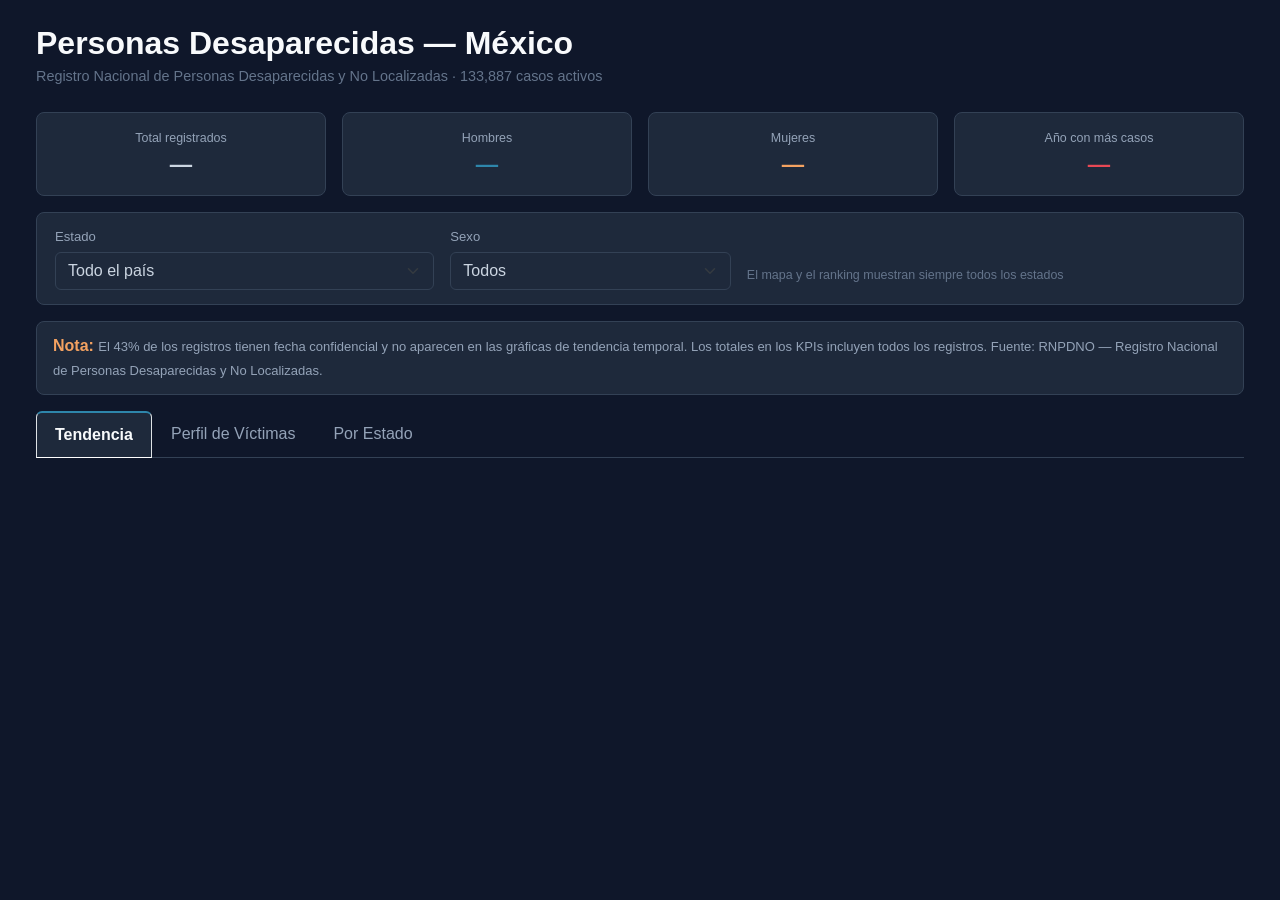
<file: site/desaparecidos.html>
<!DOCTYPE html>
<html lang="es">
<head>
  <meta charset="UTF-8">
  <meta name="viewport" content="width=device-width, initial-scale=1.0">
  <title>Personas Desaparecidas — México</title>
  <link href="https://cdn.jsdelivr.net/npm/bootstrap@5.3.3/dist/css/bootstrap.min.css"
        rel="stylesheet" crossorigin="anonymous">
  <style>
    body        { background:#0F172A; color:#CBD5E1; padding:24px;
                  font-family:-apple-system,BlinkMacSystemFont,"Segoe UI",sans-serif; }
    .kpi-card   { background:#1E293B; border:1px solid #334155; border-radius:8px;
                  padding:16px; text-align:center; height:100%; }
    .kpi-label  { color:#94A3B8; font-size:.78rem; margin-bottom:4px; }
    .kpi-value  { font-weight:700; margin:0; font-size:1.4rem; }
    .filter-box { background:#1E293B; border:1px solid #334155; border-radius:8px;
                  padding:14px 18px; }
    .dark-select { background-color:#1E293B!important; border-color:#334155!important;
                   color:#CBD5E1!important; }
    .dark-select:focus { border-color:#2E86AB!important;
                         box-shadow:0 0 0 .2rem rgba(46,134,171,.25)!important; }
    .dark-select option { background:#1E293B; color:#CBD5E1; }
    #filter-notice { display:none; align-items:center; gap:10px;
                     background:rgba(46,134,171,.12); border:1px solid #2E86AB;
                     border-radius:6px; padding:8px 14px; font-size:.83rem; color:#94A3B8; }
    #filter-badge  { background:#2E86AB; color:#fff; border-radius:4px;
                     padding:2px 8px; font-size:.78rem; }
    #clear-filter  { cursor:pointer; color:#94A3B8; font-size:.75rem;
                     border:1px solid #334155; border-radius:4px; padding:2px 8px;
                     background:transparent; }
    #clear-filter:hover { color:#F8FAFC; border-color:#64748B; }
    .nav-tabs   { border-bottom:1px solid #334155; }
    .nav-link   { color:#94A3B8; background:transparent; border:none;
                  border-top:2px solid transparent; border-radius:0; padding:10px 18px; }
    .nav-link:hover  { color:#F8FAFC; background:#1E293B; }
    .nav-link.active { color:#F8FAFC!important; background:#1E293B!important;
                       border-top:2px solid #2E86AB!important; font-weight:600; }
    .tab-content { background:#0F172A; padding-top:20px; }
    .data-note  { background:#1E293B; border:1px solid #334155; border-radius:8px;
                  padding:12px 16px; }
  </style>
</head>
<body>
<div class="container-fluid">

  <div class="mb-4">
    <h2 style="color:#F8FAFC;font-weight:700;margin-bottom:4px;">
      Personas Desaparecidas — México
    </h2>
    <p style="color:#64748B;font-size:.9rem;">
      Registro Nacional de Personas Desaparecidas y No Localizadas · 133,887 casos activos
    </p>
  </div>

  <div class="row g-3 mb-3"><div class="col-6 col-md-3">
      <div class="kpi-card">
        <p class="kpi-label">Total registrados</p>
        <h3 class="kpi-value" id="kpi-n" style="color:#CBD5E1">—</h3>
      </div>
    </div><div class="col-6 col-md-3">
      <div class="kpi-card">
        <p class="kpi-label">Hombres</p>
        <h3 class="kpi-value" id="kpi-hombre" style="color:#2E86AB">—</h3>
      </div>
    </div><div class="col-6 col-md-3">
      <div class="kpi-card">
        <p class="kpi-label">Mujeres</p>
        <h3 class="kpi-value" id="kpi-mujer" style="color:#F4A261">—</h3>
      </div>
    </div><div class="col-6 col-md-3">
      <div class="kpi-card">
        <p class="kpi-label">Año con más casos</p>
        <h3 class="kpi-value" id="kpi-pico" style="color:#E84855">—</h3>
      </div>
    </div></div>

  <div class="filter-box mb-3">
    <div class="row g-3 align-items-end">
      <div class="col-12 col-md-4">
        <p style="color:#94A3B8;font-size:.82rem;margin-bottom:6px;">Estado</p>
        <select id="estado-select" class="form-select dark-select">
          <option value="__all__">Todo el país</option>
<option value="AGUASCALIENTES">Aguascalientes</option>
<option value="BAJA CALIFORNIA">Baja California</option>
<option value="BAJA CALIFORNIA SUR">Baja California Sur</option>
<option value="CAMPECHE">Campeche</option>
<option value="CHIAPAS">Chiapas</option>
<option value="CHIHUAHUA">Chihuahua</option>
<option value="CIUDAD DE MÉXICO">Ciudad De México</option>
<option value="COAHUILA">Coahuila</option>
<option value="COLIMA">Colima</option>
<option value="DURANGO">Durango</option>
<option value="ESTADO DE MÉXICO">Estado De México</option>
<option value="GUANAJUATO">Guanajuato</option>
<option value="GUERRERO">Guerrero</option>
<option value="HIDALGO">Hidalgo</option>
<option value="JALISCO">Jalisco</option>
<option value="MICHOACÁN">Michoacán</option>
<option value="MORELOS">Morelos</option>
<option value="NAYARIT">Nayarit</option>
<option value="NUEVO LEÓN">Nuevo León</option>
<option value="OAXACA">Oaxaca</option>
<option value="PUEBLA">Puebla</option>
<option value="QUERÉTARO">Querétaro</option>
<option value="QUINTANA ROO">Quintana Roo</option>
<option value="SAN LUIS POTOSÍ">San Luis Potosí</option>
<option value="SE DESCONOCE">Se Desconoce</option>
<option value="SINALOA">Sinaloa</option>
<option value="SONORA">Sonora</option>
<option value="TABASCO">Tabasco</option>
<option value="TAMAULIPAS">Tamaulipas</option>
<option value="TLAXCALA">Tlaxcala</option>
<option value="VERACRUZ">Veracruz</option>
<option value="YUCATÁN">Yucatán</option>
<option value="ZACATECAS">Zacatecas</option>
        </select>
      </div>
      <div class="col-12 col-md-3">
        <p style="color:#94A3B8;font-size:.82rem;margin-bottom:6px;">Sexo</p>
        <select id="sexo-select" class="form-select dark-select">
          <option value="__all__">Todos</option>
<option value="Hombre">Hombre</option>
<option value="Mujer">Mujer</option>
<option value="Desconocido">Desconocido</option>
        </select>
      </div>
      <div class="col-12 col-md-5 d-flex align-items-end">
        <div style="color:#64748B;font-size:.78rem;margin-bottom:6px;margin-right:12px;">
          El mapa y el ranking muestran siempre todos los estados
        </div>
        <div id="filter-notice">
          <span id="filter-badge"></span>
          <button id="clear-filter">✕ limpiar</button>
        </div>
      </div>
    </div>
  </div>

  <div class="data-note mb-3">
    <p style="margin:0;">
      <strong style="color:#F4A261;">Nota: </strong>
      <span style="color:#94A3B8;font-size:13px;">
        El 43% de los registros tienen fecha confidencial y no aparecen en las gráficas de
        tendencia temporal. Los totales en los KPIs incluyen todos los registros.
        Fuente: RNPDNO — Registro Nacional de Personas Desaparecidas y No Localizadas.
      </span>
    </p>
  </div>

  <ul class="nav nav-tabs mb-0" role="tablist">
    <li class="nav-item" role="presentation">
      <button class="nav-link active" data-bs-toggle="tab" data-bs-target="#tab-tendencia"
              type="button" role="tab">Tendencia</button>
    </li>
    <li class="nav-item" role="presentation">
      <button class="nav-link" data-bs-toggle="tab" data-bs-target="#tab-perfil"
              type="button" role="tab">Perfil de Víctimas</button>
    </li>
    <li class="nav-item" role="presentation">
      <button class="nav-link" data-bs-toggle="tab" data-bs-target="#tab-estados"
              type="button" role="tab">Por Estado</button>
    </li>
  </ul>

  <div class="tab-content">

    <div class="tab-pane fade show active" id="tab-tendencia" role="tabpanel">
      <div class="row g-3">
        <div class="col-12 col-md-8">
          <div id="chart-trend" style="min-height:380px"></div>
        </div>
        <div class="col-12 col-md-4">
          <div id="chart-monthly" style="min-height:360px"></div>
        </div>
      </div>
    </div>

    <div class="tab-pane fade" id="tab-perfil" role="tabpanel">
      <div class="row g-3">
        <div class="col-12 col-md-4">
          <div id="chart-sex" style="min-height:360px"></div>
        </div>
        <div class="col-12 col-md-8">
          <div id="chart-age" style="min-height:360px"></div>
        </div>
      </div>
    </div>

    <div class="tab-pane fade" id="tab-estados" role="tabpanel">
      <div class="row g-3 mb-2">
        <div class="col-12"><div>                        <script>window.PlotlyConfig = {MathJaxConfig: 'local'};</script>
        <script charset="utf-8" src="https://cdn.plot.ly/plotly-3.5.0.min.js" integrity="sha256-fHbNLP+GlIXN+efbQec78UkemUz3NJp7UmfGxC1tNxs=" crossorigin="anonymous"></script>                <div id="chart-mapa" class="plotly-graph-div" style="height:520px; width:100%;"></div>            <script>                window.PLOTLYENV=window.PLOTLYENV || {};                                if (document.getElementById("chart-mapa")) {                    Plotly.newPlot(                        "chart-mapa",                        [{"coloraxis":"coloraxis","featureidkey":"properties.name","geojson":{"type":"FeatureCollection","features":[{"type":"Feature","geometry":{"type":"Polygon","coordinates":[[[-100.8323,24.5549],[-100.854,24.5395],[-100.8864,24.5235],[-100.9009,24.4583],[-100.9482,24.4216],[-100.9758,24.3588],[-101.0149,24.3404],[-101.0781,24.3429],[-101.1047,24.324],[-101.1134,24.2694],[-101.1404,24.2356],[-101.1502,24.2042],[-101.2042,24.1718],[-101.2791,24.1545],[-101.3047,24.1318],[-101.3221,24.0999],[-101.3207,24.0371],[-101.3381,24.0052],[-101.2975,23.9617],[-101.3125,23.9206],[-101.3337,23.8849],[-101.3448,23.853],[-101.3888,23.7965],[-101.4443,23.7791],[-101.5613,23.7476],[-101.5782,23.738],[-101.626,23.6844],[-101.6801,23.595],[-101.7168,23.5487],[-101.7439,23.5245],[-101.8593,23.4704],[-101.9352,23.4477],[-101.9501,23.4395],[-101.9844,23.4013],[-102.0052,23.3482],[-102.041,23.3366],[-102.1226,23.3269],[-102.1999,23.3487],[-102.2154,23.3613],[-102.2414,23.354],[-102.2763,23.2921],[-102.2516,23.2622],[-102.2492,23.2443],[-102.2719,23.1999],[-102.2308,23.0883],[-102.2366,23.0511],[-102.2632,23.0008],[-102.2811,22.9409],[-102.2893,22.8941],[-102.2791,22.8381],[-102.2414,22.8014],[-102.169,22.7569],[-102.1144,22.7318],[-102.0748,22.7076],[-102.0303,22.6584],[-101.9381,22.6458],[-101.8951,22.6245],[-101.8583,22.5502],[-101.8288,22.5042],[-101.7994,22.4752],[-101.7762,22.4685],[-101.7163,22.4733],[-101.6192,22.5004],[-101.6004,22.5115],[-101.5593,22.5636],[-101.4415,22.6714],[-101.383,22.6975],[-101.3545,22.6994],[-101.2758,22.6037],[-101.2743,22.5772],[-101.2834,22.5424],[-101.3448,22.4062],[-101.4019,22.3062],[-101.4154,22.2714],[-101.4125,22.2477],[-101.3699,22.1748],[-101.3603,22.1275],[-101.3748,22.0666],[-101.3989,22.0047],[-101.4308,21.9414],[-101.4603,21.8941],[-101.4762,21.8569],[-101.4931,21.8288],[-101.5086,21.8216],[-101.5473,21.8453],[-101.642,21.8878],[-101.7487,21.9753],[-101.8337,22.0178],[-101.9304,22.0482],[-101.9753,22.0516],[-101.9941,22.0714],[-102.0207,22.1275],[-102.0332,22.1641],[-102.0443,22.2182],[-102.07,22.2395],[-102.168,22.2796],[-102.2217,22.3163],[-102.2748,22.3661],[-102.3057,22.4178],[-102.3347,22.4115],[-102.3501,22.3646],[-102.3984,22.3303],[-102.4777,22.297],[-102.5371,22.2569],[-102.5622,22.2472],[-102.6086,22.2429],[-102.6516,22.2158],[-102.6646,22.1926],[-102.6738,22.1366],[-102.6888,22.095],[-102.7091,22.0603],[-102.7791,21.9835],[-102.8216,21.9241],[-102.8501,21.8685],[-102.8714,21.8173],[-102.8685,21.7719],[-102.8419,21.7371],[-102.7883,21.6917],[-102.7748,21.6878],[-102.7786,21.6052],[-102.7525,21.5361],[-102.6414,21.4695],[-102.6395,21.4463],[-102.6608,21.369],[-102.699,21.3197],[-102.7907,21.2675],[-102.8395,21.2313],[-102.884,21.1888],[-102.9337,21.1583],[-102.9941,21.1772],[-103.0492,21.1588],[-103.0743,21.1385],[-103.0874,21.0627],[-103.1057,21.0477],[-103.1463,21.0434],[-103.1506,21.0294],[-103.1956,21.0333],[-103.2187,21.0453],[-103.2724,21.0356],[-103.2811,21.0149],[-103.3163,21.0173],[-103.3559,20.9994],[-103.411,21.0264],[-103.4337,21.0448],[-103.4719,21.0598],[-103.5289,21.0511],[-103.5622,21.0525],[-103.5994,21.0709],[-103.6294,21.1346],[-103.6593,21.1651],[-103.7342,21.1796],[-103.7593,21.1883],[-103.7583,21.2187],[-103.6047,21.2747],[-103.5728,21.2922],[-103.5579,21.3168],[-103.554,21.355],[-103.5675,21.3767],[-103.5946,21.382],[-103.6351,21.3636],[-103.6724,21.384],[-103.7009,21.4371],[-103.7062,21.4767],[-103.6951,21.4849],[-103.6347,21.4936],[-103.6265,21.5144],[-103.5912,21.538],[-103.5699,21.5641],[-103.5569,21.6564],[-103.5685,21.6936],[-103.5641,21.7231],[-103.5241,21.7535],[-103.4883,21.7709],[-103.4472,21.8004],[-103.3767,21.8651],[-103.326,21.8917],[-103.2458,21.9275],[-103.1951,21.9351],[-103.1656,21.9607],[-103.1332,22.024],[-103.1183,22.069],[-103.0883,22.1772],[-103.0902,22.1984],[-103.1105,22.2124],[-103.1965,22.2177],[-103.2163,22.2342],[-103.2115,22.2554],[-103.1859,22.2902],[-103.2023,22.3221],[-103.2893,22.3284],[-103.3521,22.3105],[-103.3641,22.3013],[-103.3767,22.252],[-103.3632,22.2154],[-103.3356,22.2086],[-103.3269,22.1936],[-103.3612,22.1584],[-103.4067,22.139],[-103.4226,22.1231],[-103.4598,22.0588],[-103.4956,22.0424],[-103.5241,22.0617],[-103.5748,22.069],[-103.6023,22.0395],[-103.6796,22.04],[-103.7028,22.0646],[-103.6989,22.0815],[-103.6496,22.1506],[-103.6004,22.2356],[-103.5482,22.311],[-103.5463,22.354],[-103.5516,22.383],[-103.5704,22.4259],[-103.6265,22.4748],[-103.683,22.4936],[-103.7434,22.4863],[-103.8202,22.469],[-103.8453,22.4477],[-103.8482,22.3748],[-103.8414,22.2627],[-103.8453,22.1859],[-103.8603,22.1429],[-103.8835,22.138],[-103.9067,22.1492],[-103.9308,22.1733],[-103.955,22.2154],[-103.9598,22.2472],[-103.9535,22.339],[-103.9129,22.4496],[-103.8859,22.4955],[-103.8279,22.5651],[-103.784,22.5955],[-103.7772,22.6293],[-103.7999,22.6496],[-103.8496,22.6666],[-103.8883,22.6675],[-103.9559,22.6525],[-103.997,22.6308],[-104.0424,22.596],[-104.0467,22.5666],[-104.0038,22.4825],[-103.9772,22.424],[-103.9709,22.3708],[-104.0119,22.327],[-104.084,22.2844],[-104.0946,22.3028],[-104.0714,22.3569],[-104.0525,22.4231],[-104.0738,22.4371],[-104.1361,22.4105],[-104.1748,22.4076],[-104.1975,22.3936],[-104.2091,22.3636],[-104.2115,22.3318],[-104.2013,22.3028],[-104.2119,22.281],[-104.2332,22.2941],[-104.2661,22.2936],[-104.296,22.2714],[-104.3091,22.2487],[-104.338,22.2646],[-104.355,22.3004],[-104.3593,22.3458],[-104.3554,22.383],[-104.3632,22.4032],[-104.3298,22.4728],[-104.3168,22.5163],[-104.2762,22.5723],[-104.2574,22.5869],[-104.1482,22.625],[-104.138,22.6487],[-104.1395,22.7168],[-104.1284,22.7767],[-104.1318,22.854],[-104.1656,22.9685],[-104.1627,23.0159],[-104.1153,23.0854],[-104.1076,23.1168],[-104.0835,23.1303],[-104.0598,23.2482],[-104.0318,23.3433],[-104.0284,23.4129],[-104.0067,23.4501],[-103.9356,23.5192],[-103.8758,23.5622],[-103.8236,23.6086],[-103.8221,23.6327],[-103.8434,23.696],[-103.8593,23.7656],[-103.8414,23.8096],[-103.8559,23.8791],[-103.8438,23.9409],[-103.8583,24.0013],[-103.8897,24.0202],[-103.8902,24.0569],[-103.8805,24.0684],[-103.8115,24.0811],[-103.7844,24.095],[-103.6941,24.1733],[-103.6608,24.2255],[-103.6115,24.2772],[-103.5158,24.3438],[-103.497,24.3927],[-103.4506,24.4366],[-103.4284,24.4429],[-103.3941,24.4346],[-103.3511,24.4371],[-103.2728,24.4332],[-103.1835,24.4076],[-103.1308,24.4177],[-103.0936,24.4366],[-103.0492,24.4332],[-103.0091,24.4076],[-102.9646,24.3917],[-102.9028,24.3757],[-102.8724,24.409],[-102.8463,24.4115],[-102.8052,24.4004],[-102.7062,24.411],[-102.5927,24.4163],[-102.5627,24.4216],[-102.5579,24.4467],[-102.5772,24.4753],[-102.5385,24.4941],[-102.5695,24.5989],[-102.5791,24.6405],[-102.6144,24.6463],[-102.6274,24.6569],[-102.6086,24.725],[-102.6115,24.7863],[-102.5951,24.8356],[-102.6042,24.8549],[-102.627,24.8699],[-102.6883,24.8955],[-102.7028,24.9356],[-102.7371,24.9578],[-102.7342,25.0081],[-102.7482,25.0269],[-102.7472,25.0863],[-102.7221,25.1056],[-102.656,25.1095],[-102.5801,25.1279],[-102.5458,25.1303],[-102.5067,25.1448],[-102.4709,25.1477],[-102.3738,25.1414],[-102.2516,25.1245],[-102.1603,25.1279],[-102.1309,25.1225],[-102.0294,25.0602],[-101.9627,25.0404],[-101.9294,25.025],[-101.8511,24.9646],[-101.7651,24.8525],[-101.7443,24.8506],[-101.7062,24.8675],[-101.6598,24.8559],[-101.6439,24.782],[-101.6425,24.7381],[-101.6352,24.7259],[-101.6052,24.7221],[-101.5221,24.7255],[-101.4854,24.7573],[-101.4313,24.7646],[-101.3946,24.7762],[-101.34,24.7742],[-101.2762,24.7627],[-101.2265,24.7327],[-101.2072,24.7052],[-101.1839,24.6506],[-101.1497,24.5955],[-101.1183,24.5612],[-101.0951,24.5477],[-101.0115,24.5182],[-100.9541,24.5318],[-100.9468,24.5603],[-100.9168,24.5718],[-100.8472,24.5627],[-100.8323,24.5549]]]},"properties":{"name":"Zacatecas","id":"MX-ZAC","CNTRY":"Mexico","TYPE":"State"},"id":"MX-ZAC"},{"type":"Feature","geometry":{"type":"Polygon","coordinates":[[[-87.5386,21.4864],[-87.5309,21.4608],[-87.5256,21.2878],[-87.5309,21.2593],[-87.5662,21.2269],[-87.5696,21.1816],[-87.5826,21.1487],[-87.5851,21.1086],[-87.559,21.0617],[-87.5319,20.9883],[-87.5358,20.9521],[-87.5816,20.8752],[-87.5995,20.8294],[-87.6009,20.783],[-87.6352,20.7424],[-87.6459,20.683],[-87.6903,20.6308],[-87.7488,20.6081],[-87.7763,20.5796],[-87.8478,20.5327],[-87.8739,20.5067],[-87.9159,20.4786],[-87.9981,20.4376],[-88.0584,20.4414],[-88.1197,20.425],[-88.1478,20.4564],[-88.1652,20.4627],[-88.212,20.4414],[-88.2565,20.3733],[-88.272,20.3376],[-88.2603,20.311],[-88.2618,20.255],[-88.2763,20.253],[-88.2932,20.2955],[-88.3135,20.3163],[-88.3536,20.3168],[-88.3739,20.3008],[-88.4019,20.2318],[-88.4053,20.2115],[-88.4488,20.1825],[-88.4788,20.1801],[-88.5237,20.1607],[-88.5459,20.1433],[-88.644,20.1188],[-88.6903,20.0859],[-88.7149,20.0796],[-88.7898,20.0192],[-88.7792,19.9931],[-88.8053,19.9863],[-88.8154,20.0095],[-88.8521,20.0057],[-88.8734,19.9782],[-88.8956,19.968],[-88.9111,19.9487],[-88.9584,19.9332],[-89.0556,19.9318],[-89.0874,19.9124],[-89.1526,19.8922],[-89.1754,19.8603],[-89.2082,19.8395],[-89.2483,19.8395],[-89.3265,19.827],[-89.3498,19.8332],[-89.3719,19.8148],[-89.3652,19.782],[-89.3782,19.7269],[-89.4154,19.6511],[-89.4328,19.6685],[-89.443,19.7386],[-89.4642,19.7985],[-89.4985,19.838],[-89.5483,19.8796],[-89.5908,19.9337],[-89.6135,19.995],[-89.6377,20.0279],[-89.6763,20.0559],[-89.715,20.0757],[-89.7584,20.0879],[-89.7918,20.1071],[-89.8125,20.1376],[-89.8391,20.2231],[-89.871,20.2753],[-89.944,20.3192],[-89.9546,20.3506],[-89.9666,20.3584],[-89.9623,20.3927],[-89.9884,20.4192],[-90.0034,20.4588],[-90.0202,20.4695],[-90.0517,20.4419],[-90.0676,20.4038],[-90.0869,20.4004],[-90.1246,20.4376],[-90.1468,20.4395],[-90.1691,20.4245],[-90.1869,20.4313],[-90.213,20.4917],[-90.2256,20.5071],[-90.2536,20.5143],[-90.3744,20.5188],[-90.3903,20.5265],[-90.384,20.8008],[-90.3918,20.8216],[-90.4159,20.811],[-90.4019,20.8598],[-90.3613,20.9709],[-90.3193,21.0226],[-90.2038,21.0892],[-90.1575,21.1212],[-90.0956,21.1554],[-90.0502,21.1622],[-89.9956,21.1767],[-89.9126,21.2245],[-89.8758,21.225],[-89.8656,21.2419],[-89.8266,21.2535],[-89.7106,21.2786],[-89.7082,21.2637],[-89.6642,21.2883],[-89.5715,21.3013],[-89.5043,21.3158],[-89.3942,21.3313],[-89.2594,21.3439],[-89.1831,21.3535],[-89.1049,21.3583],[-89.0739,21.3676],[-89.0135,21.3743],[-88.885,21.3955],[-88.841,21.3979],[-88.7937,21.4207],[-88.7382,21.4303],[-88.6965,21.4458],[-88.6647,21.4656],[-88.6401,21.4695],[-88.6179,21.5216],[-88.5464,21.5351],[-88.526,21.5332],[-88.4599,21.5535],[-88.3981,21.5656],[-88.3575,21.5641],[-88.3149,21.5516],[-88.269,21.5559],[-88.2425,21.568],[-88.2159,21.5695],[-88.1256,21.6245],[-88.042,21.6071],[-88.0488,21.5902],[-87.9797,21.5665],[-87.9188,21.5583],[-87.9072,21.5675],[-87.8362,21.5574],[-87.8165,21.527],[-87.7758,21.5057],[-87.7246,21.4975],[-87.6893,21.5023],[-87.6753,21.4902],[-87.6135,21.482],[-87.5966,21.4975],[-87.5386,21.4864]]]},"properties":{"name":"Yucat\u00e1n","id":"MX-YUC","CNTRY":"Mexico","TYPE":"State"},"id":"MX-YUC"},{"type":"Feature","geometry":{"type":"MultiPolygon","coordinates":[[[[-97.4028,21.481],[-97.426,21.4322],[-97.4318,21.4042],[-97.4526,21.3733],[-97.4729,21.3859],[-97.4695,21.424],[-97.4502,21.4516],[-97.4028,21.481]]],[[[-97.7932,22.2496],[-97.7888,22.181],[-97.77,22.1115],[-97.7637,22.0622],[-97.7681,22.0496],[-97.7492,22.0231],[-97.7251,21.9574],[-97.7236,21.9235],[-97.7018,21.8806],[-97.7067,21.8424],[-97.7226,21.8342],[-97.6979,21.7839],[-97.6975,21.7526],[-97.6807,21.6622],[-97.6637,21.6327],[-97.6473,21.6274],[-97.6439,21.5859],[-97.6251,21.5482],[-97.5995,21.5202],[-97.5937,21.4945],[-97.57,21.4642],[-97.5347,21.467],[-97.5096,21.4767],[-97.4888,21.4487],[-97.5038,21.3999],[-97.484,21.3347],[-97.4444,21.3047],[-97.4415,21.2627],[-97.4212,21.2564],[-97.4217,21.2361],[-97.3917,21.1477],[-97.3666,21.0999],[-97.3275,21.0076],[-97.3086,20.9753],[-97.2589,20.8733],[-97.228,20.8298],[-97.2246,20.81],[-97.2043,20.7747],[-97.1937,20.7376],[-97.2004,20.726],[-97.1786,20.6642],[-97.1473,20.6129],[-97.0391,20.5062],[-96.9801,20.4579],[-96.9516,20.412],[-96.8526,20.3091],[-96.8101,20.27],[-96.7719,20.224],[-96.7154,20.1714],[-96.5772,20.0067],[-96.5516,19.9545],[-96.4816,19.8762],[-96.4473,19.8453],[-96.4386,19.8067],[-96.4232,19.7897],[-96.4202,19.767],[-96.4014,19.7211],[-96.3971,19.6453],[-96.3714,19.6052],[-96.3801,19.5883],[-96.3753,19.5632],[-96.3483,19.5216],[-96.3144,19.4825],[-96.3216,19.4144],[-96.3067,19.3729],[-96.3111,19.3583],[-96.2951,19.3144],[-96.2265,19.2642],[-96.1777,19.2468],[-96.1709,19.2201],[-96.1313,19.2033],[-96.1241,19.1811],[-96.0932,19.1516],[-96.1057,19.1269],[-96.0975,19.0927],[-96.0671,19.0675],[-96.0405,19.0569],[-95.9709,19.0545],[-95.9589,18.9588],[-95.9415,18.9274],[-95.9323,18.8917],[-95.898,18.8564],[-95.8656,18.8337],[-95.7849,18.7999],[-95.7574,18.7922],[-95.7569,18.7646],[-95.7985,18.7912],[-95.8106,18.7883],[-95.8386,18.8158],[-95.8608,18.8013],[-95.8608,18.7767],[-95.8309,18.7646],[-95.8497,18.7448],[-95.8564,18.7148],[-95.8096,18.7197],[-95.8125,18.7448],[-95.7763,18.755],[-95.7512,18.7434],[-95.7425,18.7888],[-95.7222,18.768],[-95.6705,18.7443],[-95.628,18.7303],[-95.5622,18.7163],[-95.4512,18.7105],[-95.3111,18.7105],[-95.2873,18.7144],[-95.2545,18.7033],[-95.1816,18.7072],[-95.1753,18.6917],[-95.1328,18.6709],[-95.1265,18.6569],[-95.0618,18.6177],[-95.0512,18.5834],[-95.0386,18.5734],[-94.9898,18.5564],[-94.9502,18.5501],[-94.8738,18.5487],[-94.8173,18.5386],[-94.7971,18.5221],[-94.7831,18.4946],[-94.7744,18.4521],[-94.7439,18.4227],[-94.7386,18.397],[-94.7231,18.3786],[-94.6825,18.354],[-94.655,18.3081],[-94.6265,18.2907],[-94.6255,18.2564],[-94.6043,18.1994],[-94.5797,18.1801],[-94.5434,18.1632],[-94.4975,18.1506],[-94.4651,18.1496],[-94.4072,18.1598],[-94.3463,18.1656],[-94.2203,18.1922],[-94.0559,18.2342],[-94.1284,18.2076],[-94.1082,18.1897],[-94.1212,18.1603],[-94.1009,18.1448],[-94.1062,18.1168],[-94.0961,18.0888],[-94.0961,18.0366],[-94.0739,17.9806],[-94.0714,17.9443],[-94.0791,17.8907],[-94.0748,17.8651],[-94.0565,17.8425],[-94.0323,17.8284],[-93.9767,17.8134],[-93.9555,17.7951],[-93.9396,17.7526],[-93.9193,17.7357],[-93.8729,17.7342],[-93.856,17.712],[-93.8091,17.6984],[-93.7555,17.6748],[-93.7381,17.6564],[-93.6937,17.5386],[-93.6869,17.4907],[-93.7019,17.4526],[-93.6864,17.4047],[-93.6869,17.368],[-93.6744,17.3559],[-93.6318,17.3492],[-93.6096,17.3391],[-93.628,17.3216],[-93.6956,17.2854],[-93.7584,17.2279],[-93.8362,17.1951],[-93.856,17.1801],[-93.8739,17.1516],[-94.1507,17.1666],[-94.5884,17.1931],[-94.7758,17.2038],[-95.0154,17.2187],[-95.0227,17.2236],[-95.0024,17.2715],[-95.028,17.2931],[-95.0275,17.3313],[-95.0492,17.355],[-95.1328,17.4086],[-95.2048,17.4816],[-95.2236,17.5101],[-95.2995,17.6071],[-95.3034,17.6308],[-95.2903,17.6506],[-95.2309,17.6757],[-95.2236,17.7018],[-95.2782,17.7342],[-95.2951,17.7366],[-95.3434,17.695],[-95.4024,17.6762],[-95.4497,17.6724],[-95.4898,17.6598],[-95.6101,17.5791],[-95.6676,17.5675],[-95.7246,17.5729],[-95.7748,17.5477],[-95.8531,17.57],[-95.8695,17.5903],[-95.8927,17.6559],[-95.94,17.7396],[-95.9333,17.7844],[-95.9468,17.812],[-95.9178,17.838],[-95.8782,17.9366],[-95.8458,17.9791],[-95.8371,18.027],[-95.8569,18.0985],[-95.8656,18.1492],[-95.8773,18.1719],[-95.898,18.1888],[-95.9448,18.1922],[-95.9792,18.2071],[-96.025,18.1999],[-96.0821,18.2197],[-96.1043,18.2216],[-96.1448,18.1975],[-96.1806,18.1897],[-96.211,18.2149],[-96.1874,18.2376],[-96.212,18.2443],[-96.2424,18.241],[-96.283,18.3129],[-96.3386,18.3439],[-96.3734,18.326],[-96.3907,18.3294],[-96.427,18.3535],[-96.469,18.3888],[-96.4946,18.4231],[-96.4932,18.4371],[-96.5067,18.5023],[-96.5188,18.5274],[-96.4956,18.5758],[-96.5357,18.5893],[-96.5816,18.6332],[-96.6077,18.6101],[-96.6095,18.5772],[-96.5898,18.5492],[-96.6018,18.5125],[-96.6367,18.4405],[-96.6487,18.4294],[-96.6497,18.4419],[-96.6922,18.4883],[-96.7226,18.512],[-96.7883,18.5371],[-96.8255,18.5434],[-96.8811,18.5129],[-96.9193,18.4728],[-96.9367,18.4656],[-96.9763,18.4767],[-97.0043,18.5067],[-97.0251,18.553],[-97.0507,18.596],[-97.0439,18.6246],[-97.0579,18.6337],[-97.0912,18.6337],[-97.1961,18.667],[-97.2299,18.6946],[-97.2444,18.7371],[-97.2444,18.8506],[-97.2077,18.9061],[-97.17,18.9424],[-97.1647,18.9849],[-97.1739,19.1356],[-97.1878,19.1956],[-97.1806,19.2299],[-97.1183,19.2313],[-96.9666,19.226],[-96.9603,19.2526],[-96.9647,19.3013],[-96.9835,19.3236],[-97.0579,19.3511],[-97.1004,19.3719],[-97.1294,19.3796],[-97.1719,19.3815],[-97.2454,19.4028],[-97.3028,19.4404],[-97.3164,19.4564],[-97.2951,19.4883],[-97.2941,19.5086],[-97.3106,19.5492],[-97.3492,19.6216],[-97.3395,19.6482],[-97.3168,19.6574],[-97.2777,19.7569],[-97.2511,19.7897],[-97.2376,19.8265],[-97.2502,19.8637],[-97.2424,19.8941],[-97.212,19.9636],[-97.1763,20.0559],[-97.1134,20.1429],[-97.0902,20.1685],[-97.0932,20.1878],[-97.1884,20.2226],[-97.2676,20.24],[-97.3077,20.253],[-97.3391,20.2704],[-97.3753,20.2815],[-97.4081,20.2564],[-97.4361,20.2086],[-97.4956,20.1439],[-97.5212,20.1303],[-97.5448,20.1376],[-97.5791,20.2048],[-97.6004,20.2086],[-97.6608,20.1965],[-97.6879,20.2173],[-97.7062,20.3067],[-97.7125,20.4115],[-97.7086,20.4579],[-97.6618,20.4864],[-97.6115,20.4531],[-97.5975,20.4516],[-97.5709,20.4946],[-97.54,20.5255],[-97.5377,20.5448],[-97.5569,20.5868],[-97.6458,20.6328],[-97.6782,20.6642],[-97.6845,20.696],[-97.67,20.7274],[-97.7023,20.7502],[-97.7371,20.7429],[-97.7434,20.754],[-97.6941,20.7825],[-97.7023,20.8134],[-97.6936,20.8496],[-97.7149,20.8516],[-97.7748,20.8376],[-97.8222,20.852],[-97.8328,20.8139],[-97.8681,20.7787],[-97.8714,20.7472],[-97.9101,20.7193],[-97.9251,20.6883],[-97.9381,20.623],[-97.956,20.6255],[-97.9961,20.6589],[-98.0294,20.6453],[-98.0825,20.5835],[-98.1149,20.5579],[-98.1415,20.5506],[-98.1786,20.5303],[-98.254,20.4463],[-98.2869,20.425],[-98.3531,20.4028],[-98.4062,20.3444],[-98.4261,20.3361],[-98.4613,20.3767],[-98.5081,20.4743],[-98.5081,20.5033],[-98.498,20.5526],[-98.4748,20.6014],[-98.467,20.654],[-98.4618,20.739],[-98.4357,20.7593],[-98.4231,20.7916],[-98.3275,20.8728],[-98.3091,20.8728],[-98.2555,20.8207],[-98.1975,20.8294],[-98.1874,20.853],[-98.2096,20.8926],[-98.2077,20.9115],[-98.1845,20.9758],[-98.1622,21.0105],[-98.1115,21.0559],[-98.127,21.0941],[-98.1869,21.1574],[-98.1893,21.1777],[-98.211,21.196],[-98.2637,21.2168],[-98.2922,21.2192],[-98.3086,21.1936],[-98.3265,21.1859],[-98.3791,21.1883],[-98.4294,21.2129],[-98.5023,21.2772],[-98.5072,21.2898],[-98.4898,21.3462],[-98.4903,21.3767],[-98.5023,21.4047],[-98.5362,21.411],[-98.5415,21.4632],[-98.5415,21.5361],[-98.5782,21.5361],[-98.5946,21.5443],[-98.6202,21.6008],[-98.6303,21.668],[-98.6222,21.6999],[-98.5719,21.6999],[-98.5739,21.726],[-98.5318,21.724],[-98.5202,21.7545],[-98.4951,21.7569],[-98.4825,21.7757],[-98.4521,21.7839],[-98.4603,21.8013],[-98.5188,21.8391],[-98.5424,21.8661],[-98.5511,21.9216],[-98.5733,21.9414],[-98.5584,21.9641],[-98.4907,21.9612],[-98.4743,21.9714],[-98.4642,21.9965],[-98.4767,22.0916],[-98.4342,22.1183],[-98.4014,22.1241],[-98.3531,22.1138],[-98.3332,22.1202],[-98.3415,22.1554],[-98.3632,22.1781],[-98.3811,22.2525],[-98.4072,22.2796],[-98.4391,22.2951],[-98.5845,22.3308],[-98.6786,22.3294],[-98.6999,22.339],[-98.7115,22.3733],[-98.6733,22.3869],[-98.6405,22.411],[-98.5956,22.4081],[-98.4743,22.4202],[-98.4299,22.412],[-98.3786,22.3748],[-98.2995,22.3912],[-98.3076,22.4168],[-98.2917,22.4429],[-98.2468,22.4419],[-98.2342,22.4511],[-98.1902,22.4535],[-98.1613,22.4052],[-98.1154,22.3907],[-98.0526,22.3462],[-98.0173,22.3477],[-97.9985,22.3399],[-97.9507,22.3009],[-97.9338,22.2584],[-97.8729,22.1975],[-97.8487,22.2033],[-97.7932,22.2496]]],[[[-97.6164,21.8352],[-97.5627,21.767],[-97.4661,21.6839],[-97.4497,21.6646],[-97.3782,21.6086],[-97.3463,21.5893],[-97.3333,21.5545],[-97.3294,21.5159],[-97.3535,21.4472],[-97.3772,21.3955],[-97.4125,21.3351],[-97.4217,21.2922],[-97.4384,21.2786],[-97.4391,21.3337],[-97.4497,21.3526],[-97.4159,21.412],[-97.4178,21.4289],[-97.4,21.4443],[-97.3791,21.481],[-97.3845,21.5308],[-97.4081,21.5588],[-97.4546,21.5926],[-97.4951,21.6395],[-97.5062,21.6675],[-97.5454,21.6994],[-97.5608,21.7294],[-97.6192,21.7845],[-97.6386,21.8245],[-97.6164,21.8352]]]]},"properties":{"name":"Veracruz","id":"MX-VER","CNTRY":"Mexico","TYPE":"State"},"id":"MX-VER"},{"type":"Feature","geometry":{"type":"Polygon","coordinates":[[[-98.5849,19.4675],[-98.6057,19.4902],[-98.6361,19.4811],[-98.6661,19.525],[-98.6747,19.5501],[-98.6139,19.5738],[-98.5376,19.597],[-98.5106,19.5984],[-98.4743,19.6149],[-98.4347,19.6062],[-98.3511,19.6168],[-98.3216,19.6313],[-98.2932,19.6627],[-98.2869,19.6825],[-98.2603,19.7183],[-98.2347,19.7197],[-98.1652,19.6994],[-98.1212,19.6839],[-98.083,19.6849],[-98.0584,19.6941],[-97.9965,19.7632],[-97.9772,19.7608],[-97.9487,19.7207],[-97.8816,19.6714],[-97.8497,19.639],[-97.7849,19.5917],[-97.7777,19.5811],[-97.7965,19.5342],[-97.7565,19.5197],[-97.7193,19.5361],[-97.6956,19.5386],[-97.6719,19.5241],[-97.6405,19.484],[-97.6237,19.4772],[-97.6111,19.4327],[-97.5845,19.41],[-97.5468,19.4023],[-97.5579,19.3588],[-97.5908,19.3381],[-97.6526,19.3347],[-97.6979,19.3187],[-97.7313,19.3308],[-97.7574,19.3052],[-97.7874,19.2424],[-97.8366,19.2105],[-97.8675,19.2086],[-97.926,19.2462],[-97.9487,19.2448],[-98,19.199],[-98.0714,19.1429],[-98.1057,19.1376],[-98.1709,19.1767],[-98.2159,19.1888],[-98.268,19.2226],[-98.3149,19.2724],[-98.3366,19.3245],[-98.3893,19.3772],[-98.4231,19.3941],[-98.4652,19.4246],[-98.5106,19.4646],[-98.5323,19.4777],[-98.5569,19.4786],[-98.5849,19.4675]]]},"properties":{"name":"Tlaxcala","id":"MX-TLA","CNTRY":"Mexico","TYPE":"State"},"id":"MX-TLA"},{"type":"Feature","geometry":{"type":"MultiPolygon","coordinates":[[[[-97.7164,24.2767],[-97.7135,24.2433],[-97.726,24.1134],[-97.7313,24.1786],[-97.7265,24.2361],[-97.7164,24.2767]]],[[[-97.4458,25.2399],[-97.4275,25.2342],[-97.4439,25.2061],[-97.4845,25.1182],[-97.541,24.9806],[-97.554,25.0303],[-97.5439,25.0632],[-97.5207,25.0815],[-97.5149,25.1182],[-97.4855,25.1559],[-97.4623,25.2158],[-97.4458,25.2399]]],[[[-97.7932,22.2496],[-97.8487,22.2033],[-97.8729,22.1975],[-97.9338,22.2584],[-97.9507,22.3009],[-97.9985,22.3399],[-98.0173,22.3477],[-98.0526,22.3462],[-98.1154,22.3907],[-98.1613,22.4052],[-98.1902,22.4535],[-98.2342,22.4511],[-98.2468,22.4419],[-98.2917,22.4429],[-98.3076,22.4168],[-98.2995,22.3912],[-98.3786,22.3748],[-98.4299,22.412],[-98.4743,22.4202],[-98.5956,22.4081],[-98.6405,22.411],[-98.6733,22.3869],[-98.7115,22.3733],[-98.7497,22.3796],[-98.8352,22.3631],[-98.8685,22.3781],[-98.8879,22.3994],[-98.9106,22.4071],[-98.939,22.3777],[-99.0318,22.3748],[-99.1115,22.3893],[-99.183,22.3811],[-99.2168,22.4096],[-99.269,22.4868],[-99.2941,22.5433],[-99.3057,22.5806],[-99.339,22.624],[-99.3941,22.6641],[-99.4617,22.6849],[-99.4941,22.7327],[-99.5187,22.7448],[-99.542,22.7245],[-99.5574,22.724],[-99.5554,22.6859],[-99.5816,22.6699],[-99.6313,22.6883],[-99.6695,22.697],[-99.7038,22.6955],[-99.7999,22.7066],[-99.87,22.7342],[-99.968,22.7574],[-100.0115,22.7917],[-100.0192,22.8173],[-100.0284,22.9275],[-100.026,22.9941],[-100.0149,23.0617],[-100.0343,23.1043],[-100.0752,23.1332],[-100.0811,23.209],[-100.0878,23.2255],[-100.1168,23.2482],[-100.0999,23.2767],[-100.1217,23.3265],[-100.0898,23.3516],[-100.0637,23.3559],[-100.027,23.3429],[-99.9945,23.3467],[-99.9661,23.3375],[-99.9579,23.4027],[-99.9748,23.468],[-99.9734,23.5076],[-99.9603,23.5429],[-99.9013,23.6081],[-99.8859,23.6897],[-99.8748,23.7115],[-99.8473,23.7226],[-99.8173,23.7458],[-99.7825,23.7569],[-99.6806,23.7318],[-99.6521,23.7371],[-99.582,23.7728],[-99.57,23.7927],[-99.5685,23.8284],[-99.554,23.8322],[-99.4642,23.8158],[-99.4777,23.8646],[-99.4946,23.9018],[-99.5308,23.9139],[-99.5492,23.9303],[-99.5584,23.9656],[-99.5888,24.0206],[-99.6052,24.0636],[-99.6304,24.095],[-99.6622,24.1206],[-99.6757,24.1404],[-99.6801,24.1675],[-99.6695,24.2375],[-99.6491,24.3042],[-99.6395,24.3549],[-99.6415,24.3883],[-99.6757,24.4719],[-99.6917,24.4844],[-99.7651,24.4811],[-99.7738,24.4911],[-99.7574,24.5496],[-99.7463,24.568],[-99.6936,24.5921],[-99.6666,24.6172],[-99.6004,24.6356],[-99.5521,24.6636],[-99.5294,24.7033],[-99.4999,24.7414],[-99.4874,24.7472],[-99.4492,24.7342],[-99.4299,24.7376],[-99.385,24.796],[-99.339,24.8134],[-99.3245,24.8511],[-99.3096,24.8559],[-99.2941,24.8004],[-99.2497,24.8168],[-99.2308,24.8753],[-99.1941,24.9004],[-99.1579,24.9037],[-99.1429,24.9646],[-99.1695,24.9776],[-99.1907,25.0269],[-99.1936,25.0593],[-99.1835,25.0738],[-99.1333,25.0888],[-99.1047,25.1139],[-99.0748,25.1603],[-99.0545,25.1588],[-99.0303,25.1163],[-99.0096,25.1105],[-98.9183,25.1081],[-98.8994,25.1376],[-98.8884,25.182],[-98.8487,25.2235],[-98.8134,25.2337],[-98.7168,25.2453],[-98.6738,25.2544],[-98.6342,25.2955],[-98.6033,25.2984],[-98.5487,25.3506],[-98.4989,25.3733],[-98.4753,25.4231],[-98.455,25.4457],[-98.425,25.4583],[-98.4149,25.4989],[-98.4309,25.5086],[-98.5106,25.5313],[-98.5502,25.5612],[-98.5337,25.5902],[-98.5613,25.6472],[-98.5545,25.6723],[-98.5531,25.7221],[-98.5342,25.7501],[-98.5579,25.8052],[-98.5545,25.8704],[-98.5458,25.926],[-98.5777,25.9627],[-98.583,26.0158],[-98.6106,26.0317],[-98.713,26.0178],[-98.7459,26.0071],[-98.7883,26.0124],[-98.8637,25.9651],[-98.8946,25.9574],[-98.9328,25.9767],[-98.9801,26.0612],[-99.0062,26.0824],[-99.0743,26.083],[-99.1371,26.0989],[-99.1521,26.1226],[-99.185,26.139],[-99.1492,26.151],[-99.1521,26.1666],[-99.1796,26.1994],[-99.1651,26.2255],[-99.1724,26.2472],[-99.1975,26.2492],[-99.2274,26.2226],[-99.255,26.2259],[-99.3019,26.2844],[-99.2994,26.3201],[-99.3559,26.3158],[-99.4284,26.4052],[-99.4482,26.4636],[-99.4622,26.5298],[-99.4782,26.554],[-99.525,26.5655],[-99.5531,26.5622],[-99.5685,26.582],[-99.5868,26.6303],[-99.6134,26.6447],[-99.6487,26.6313],[-99.6806,26.6607],[-99.6806,26.6897],[-99.6709,26.7254],[-99.6714,26.7762],[-99.6526,26.8226],[-99.6734,26.8506],[-99.7236,26.8742],[-99.7709,26.8656],[-99.782,26.8723],[-99.7874,26.9124],[-99.7748,26.9564],[-99.755,26.9979],[-99.7236,27.0264],[-99.6893,27.0477],[-99.6898,27.0825],[-99.7072,27.1105],[-99.7062,27.1617],[-99.7521,27.2023],[-99.7617,27.2515],[-99.7497,27.3206],[-99.7531,27.3395],[-99.8038,27.3704],[-99.7999,27.3854],[-99.7569,27.4211],[-99.7671,27.4573],[-99.8482,27.4516],[-99.9188,27.4593],[-99.9429,27.4752],[-99.9289,27.5134],[-99.9395,27.5414],[-99.9149,27.566],[-99.8704,27.5709],[-99.8352,27.5912],[-99.8038,27.5946],[-99.7854,27.6095],[-99.7526,27.6559],[-99.7265,27.668],[-99.7192,27.6578],[-99.669,27.6578],[-99.6647,27.6327],[-99.6366,27.6264],[-99.6294,27.6405],[-99.5994,27.6405],[-99.5714,27.6032],[-99.5434,27.6057],[-99.5149,27.5622],[-99.5241,27.5443],[-99.5299,27.5008],[-99.4999,27.5008],[-99.4825,27.482],[-99.498,27.4288],[-99.4903,27.4071],[-99.5144,27.3312],[-99.5357,27.3075],[-99.4941,27.3028],[-99.4994,27.2694],[-99.4889,27.2593],[-99.4593,27.2661],[-99.4448,27.2462],[-99.4482,27.223],[-99.4294,27.1771],[-99.4414,27.1515],[-99.4333,27.1289],[-99.4434,27.1052],[-99.4308,27.0887],[-99.4516,27.065],[-99.4453,27.0216],[-99.4149,27.0158],[-99.3816,26.9723],[-99.3931,26.9583],[-99.3748,26.9322],[-99.3322,26.9211],[-99.3284,26.8917],[-99.3154,26.8675],[-99.2845,26.8578],[-99.2632,26.8119],[-99.2438,26.7834],[-99.2463,26.7554],[-99.211,26.7177],[-99.211,26.6917],[-99.1922,26.6332],[-99.1753,26.6255],[-99.1782,26.5887],[-99.1642,26.5704],[-99.1714,26.5405],[-99.1226,26.5206],[-99.0941,26.4786],[-99.113,26.4332],[-99.0743,26.3965],[-99.042,26.4114],[-99.01,26.3916],[-98.9753,26.3994],[-98.9559,26.3945],[-98.954,26.3728],[-98.9241,26.3767],[-98.9019,26.3694],[-98.8361,26.3612],[-98.8028,26.3666],[-98.7898,26.3346],[-98.768,26.3245],[-98.7381,26.3254],[-98.7198,26.2902],[-98.7047,26.2888],[-98.6772,26.2525],[-98.6477,26.2612],[-98.582,26.2564],[-98.5622,26.2236],[-98.5424,26.2409],[-98.5048,26.2245],[-98.4429,26.2221],[-98.4424,26.1984],[-98.4062,26.1776],[-98.3883,26.1549],[-98.3502,26.1515],[-98.3043,26.1027],[-98.2724,26.0936],[-98.2449,26.0718],[-98.2135,26.0694],[-98.1989,26.0535],[-98.1772,26.0723],[-98.1492,26.0506],[-98.1299,26.0617],[-98.0801,26.0689],[-98.0652,26.0428],[-98.0386,26.0419],[-98.0347,26.0602],[-97.9845,26.0665],[-97.9705,26.0535],[-97.8864,26.0641],[-97.8376,26.0482],[-97.8081,26.0607],[-97.7985,26.0351],[-97.7651,26.0265],[-97.7116,26.0337],[-97.6695,26.0206],[-97.626,25.9955],[-97.6052,25.9578],[-97.5874,25.9627],[-97.5521,25.9371],[-97.5231,25.8883],[-97.47,25.8771],[-97.455,25.8564],[-97.4294,25.8409],[-97.3951,25.8385],[-97.369,25.8506],[-97.3627,25.8675],[-97.3734,25.911],[-97.3454,25.9322],[-97.2816,25.9347],[-97.2787,25.953],[-97.2502,25.9491],[-97.2139,25.9627],[-97.1937,25.9563],[-97.1594,25.9646],[-97.1454,25.9544],[-97.1439,25.8883],[-97.1584,25.7757],[-97.1743,25.7008],[-97.1975,25.638],[-97.2507,25.5419],[-97.2859,25.4863],[-97.3569,25.3656],[-97.4111,25.2656],[-97.4232,25.2366],[-97.4546,25.2457],[-97.4347,25.2641],[-97.3821,25.3588],[-97.4105,25.3796],[-97.3923,25.4018],[-97.4217,25.4163],[-97.4535,25.4211],[-97.4473,25.4409],[-97.5086,25.4468],[-97.5333,25.4752],[-97.5734,25.4361],[-97.543,25.4265],[-97.5168,25.4004],[-97.5173,25.3772],[-97.5425,25.3699],[-97.5574,25.3419],[-97.5434,25.3351],[-97.5308,25.2902],[-97.5618,25.2801],[-97.5739,25.3298],[-97.6072,25.3076],[-97.6217,25.3289],[-97.6221,25.3695],[-97.6912,25.3622],[-97.726,25.3327],[-97.7057,25.3033],[-97.7391,25.266],[-97.7608,25.2641],[-97.7347,25.2317],[-97.699,25.2279],[-97.7067,25.1994],[-97.6709,25.1752],[-97.7018,25.1366],[-97.6994,25.0888],[-97.7231,25.0549],[-97.7202,25.0284],[-97.7531,24.9825],[-97.7371,24.9661],[-97.7077,24.967],[-97.6917,24.94],[-97.6574,24.9327],[-97.6849,24.9076],[-97.7178,24.8916],[-97.727,24.8554],[-97.7439,24.853],[-97.7458,24.8279],[-97.7216,24.8149],[-97.7164,24.7863],[-97.7188,24.74],[-97.7381,24.6781],[-97.7216,24.6743],[-97.7086,24.6438],[-97.7265,24.5854],[-97.7434,24.4892],[-97.7637,24.4878],[-97.7748,24.5076],[-97.7695,24.5598],[-97.8081,24.5496],[-97.8613,24.5235],[-97.8448,24.5032],[-97.857,24.4655],[-97.8202,24.3849],[-97.7898,24.3579],[-97.7849,24.4177],[-97.7545,24.4433],[-97.7525,24.3564],[-97.7448,24.3255],[-97.7507,24.2704],[-97.7608,24.2245],[-97.7618,24.1709],[-97.7714,24.1385],[-97.7719,24.0907],[-97.8086,24.0999],[-97.8105,24.0815],[-97.7748,24.0655],[-97.7758,23.9545],[-97.7661,23.8554],[-97.7734,23.8061],[-97.7381,23.7892],[-97.754,23.7627],[-97.7666,23.7216],[-97.7681,23.6864],[-97.7468,23.6588],[-97.743,23.7318],[-97.753,23.7544],[-97.7352,23.768],[-97.741,23.6762],[-97.7681,23.4061],[-97.7695,23.2404],[-97.7618,23.0757],[-97.7608,23.0067],[-97.7691,22.8738],[-97.7878,22.8496],[-97.7898,22.8168],[-97.8028,22.7786],[-97.8178,22.7738],[-97.8526,22.7226],[-97.8637,22.684],[-97.8917,22.6453],[-97.8984,22.6003],[-97.8792,22.5772],[-97.8593,22.5733],[-97.8574,22.4685],[-97.8729,22.4694],[-97.8734,22.4327],[-97.8511,22.3603],[-97.8332,22.3651],[-97.8105,22.3004],[-97.7864,22.2637],[-97.7932,22.2496]]]]},"properties":{"name":"Tamaulipas","id":"MX-TAM","CNTRY":"Mexico","TYPE":"State"},"id":"MX-TAM"},{"type":"Feature","geometry":{"type":"MultiPolygon","coordinates":[[[[-92.4681,18.6497],[-92.4642,18.6207],[-92.4227,18.5081],[-92.3975,18.4733],[-92.3401,18.4352],[-92.3005,18.4332],[-92.2729,18.3927],[-92.2338,18.4071],[-92.1893,18.3531],[-92.1907,18.3207],[-92.2009,18.2941],[-92.1787,18.2656],[-92.1763,18.2415],[-92.1405,18.182],[-92.1357,18.1666],[-92.0946,18.1159],[-92.0869,18.0965],[-92.0367,18.0709],[-91.9947,18.0318],[-91.9483,18.0076],[-91.9135,17.953],[-91.886,17.9492],[-91.8613,17.9279],[-91.8014,17.9337],[-91.7464,17.9163],[-91.713,17.8907],[-91.6613,17.9154],[-91.5942,17.9197],[-91.5821,17.9473],[-91.5874,17.9966],[-91.5956,18.0168],[-91.5835,18.0666],[-91.5594,18.0733],[-91.472,18.0714],[-91.4067,18.0536],[-91.342,18.04],[-91.326,18.041],[-91.3053,18.0173],[-91.286,18.0086],[-91.2604,17.9815],[-91.2207,17.9588],[-91.198,17.9565],[-91.1671,17.9221],[-91.14,17.9381],[-91.0855,17.9106],[-90.9811,17.8777],[-90.9821,17.8149],[-90.9806,17.7985],[-90.9821,17.6395],[-90.9878,17.4192],[-90.9903,17.2593],[-91.412,17.2526],[-91.3908,17.2922],[-91.3603,17.3028],[-91.4043,17.3714],[-91.4565,17.3854],[-91.4642,17.4173],[-91.5338,17.4434],[-91.5705,17.4409],[-91.6198,17.4497],[-91.6377,17.4632],[-91.6367,17.4849],[-91.6159,17.5226],[-91.6077,17.5651],[-91.6348,17.6125],[-91.6585,17.6917],[-91.6888,17.7139],[-91.7178,17.7134],[-91.7608,17.74],[-91.7546,17.7762],[-91.7628,17.8168],[-91.7821,17.8482],[-91.8053,17.869],[-91.8536,17.8584],[-91.9009,17.8651],[-91.9246,17.8482],[-91.9469,17.8598],[-91.942,17.8825],[-92,17.8965],[-92.0183,17.841],[-92.0285,17.826],[-92.1062,17.825],[-92.1618,17.8448],[-92.1768,17.8433],[-92.1975,17.8154],[-92.1835,17.7748],[-92.1811,17.7482],[-92.1966,17.7182],[-92.2874,17.6936],[-92.328,17.6728],[-92.3507,17.6409],[-92.4357,17.5743],[-92.5033,17.5245],[-92.5835,17.4772],[-92.6802,17.3908],[-92.7299,17.3613],[-92.7565,17.3584],[-92.7889,17.3705],[-92.8154,17.4038],[-92.8169,17.4289],[-92.8309,17.442],[-92.8482,17.4849],[-92.8869,17.511],[-92.9043,17.4975],[-92.9686,17.5077],[-92.9594,17.5366],[-92.9565,17.5791],[-92.9787,17.6134],[-93.0178,17.6361],[-93.0391,17.6627],[-93.0541,17.6984],[-93.0482,17.7207],[-93.027,17.7443],[-92.9917,17.8018],[-92.9768,17.8468],[-92.9946,17.8719],[-93.0473,17.8617],[-93.0893,17.8632],[-93.1202,17.8767],[-93.1541,17.924],[-93.1758,17.9415],[-93.2057,17.9443],[-93.2613,17.9738],[-93.283,17.9506],[-93.314,17.954],[-93.3492,17.94],[-93.3565,17.9216],[-93.3521,17.8666],[-93.3671,17.828],[-93.3652,17.7376],[-93.3792,17.669],[-93.4029,17.6245],[-93.4507,17.5941],[-93.4686,17.5594],[-93.5062,17.5226],[-93.5086,17.4608],[-93.5922,17.3535],[-93.6096,17.3391],[-93.6318,17.3492],[-93.6744,17.3559],[-93.6869,17.368],[-93.6864,17.4047],[-93.7019,17.4526],[-93.6869,17.4907],[-93.6937,17.5386],[-93.7381,17.6564],[-93.7555,17.6748],[-93.8091,17.6984],[-93.856,17.712],[-93.8729,17.7342],[-93.9193,17.7357],[-93.9396,17.7526],[-93.9555,17.7951],[-93.9767,17.8134],[-94.0323,17.8284],[-94.0565,17.8425],[-94.0748,17.8651],[-94.0791,17.8907],[-94.0714,17.9443],[-94.0739,17.9806],[-94.0961,18.0366],[-94.0961,18.0888],[-94.1062,18.1168],[-94.1009,18.1448],[-94.1212,18.1603],[-94.1082,18.1897],[-94.1284,18.2076],[-94.0559,18.2342],[-94.0009,18.2536],[-93.8777,18.2917],[-93.883,18.2651],[-93.8719,18.2443],[-93.8251,18.2472],[-93.7657,18.2622],[-93.7425,18.2777],[-93.754,18.3149],[-93.7256,18.3303],[-93.684,18.3357],[-93.6748,18.3187],[-93.6449,18.3164],[-93.5927,18.3255],[-93.5686,18.3496],[-93.5734,18.3951],[-93.512,18.412],[-93.4425,18.4255],[-93.4323,18.3994],[-93.4029,18.4192],[-93.3985,18.4327],[-93.3067,18.4381],[-93.1835,18.4415],[-93.1483,18.426],[-93.1748,18.4048],[-93.1719,18.3709],[-93.14,18.3695],[-93.0787,18.3757],[-93.0637,18.397],[-93.1367,18.4255],[-93.0937,18.4429],[-93.0541,18.4323],[-92.9782,18.4323],[-92.8893,18.4438],[-92.8299,18.4661],[-92.769,18.5062],[-92.728,18.5497],[-92.6995,18.598],[-92.6777,18.611],[-92.6545,18.6101],[-92.583,18.6202],[-92.4681,18.6497]]],[[[-93.5907,18.3879],[-93.6405,18.3641],[-93.6656,18.3646],[-93.685,18.3506],[-93.7531,18.3323],[-93.7686,18.311],[-93.7907,18.3139],[-93.8439,18.3048],[-93.6029,18.3864],[-93.5907,18.3879]]]]},"properties":{"name":"Tabasco","id":"MX-TAB","CNTRY":"Mexico","TYPE":"State"},"id":"MX-TAB"},{"type":"Feature","geometry":{"type":"MultiPolygon","coordinates":[[[[-112.2834,29.2332],[-112.2815,29.2114],[-112.2641,29.1786],[-112.2747,29.1385],[-112.2366,29.0965],[-112.2187,29.0539],[-112.195,29.0192],[-112.2119,28.9921],[-112.2158,28.9438],[-112.239,28.8718],[-112.2771,28.8047],[-112.2791,28.7689],[-112.3085,28.7467],[-112.3278,28.7631],[-112.3588,28.7592],[-112.4071,28.7994],[-112.4607,28.8018],[-112.4733,28.8216],[-112.5805,28.8747],[-112.5143,28.9177],[-112.4907,28.9482],[-112.4921,28.9863],[-112.5066,29.0134],[-112.5061,29.0622],[-112.4945,29.0718],[-112.4882,29.1303],[-112.4776,29.167],[-112.454,29.1974],[-112.4003,29.1892],[-112.3607,29.2206],[-112.3322,29.2187],[-112.2834,29.2332]]],[[[-110.6023,27.366],[-110.5771,27.3351],[-110.5699,27.3115],[-110.5313,27.3013],[-110.5428,27.2873],[-110.5868,27.3047],[-110.6027,27.3196],[-110.6023,27.366]]],[[[-109.1752,26.3187],[-109.2163,26.323],[-109.1931,26.3419],[-109.1752,26.3187]]],[[[-108.7723,31.3327],[-108.7303,31.2969],[-108.7289,31.2863],[-108.768,31.253],[-108.7472,31.1873],[-108.6979,31.1245],[-108.6815,31.0897],[-108.6718,31.0346],[-108.6916,30.9906],[-108.6844,30.9472],[-108.6907,30.9283],[-108.7535,30.9259],[-108.7549,30.9047],[-108.7308,30.8771],[-108.7008,30.8646],[-108.6912,30.8481],[-108.6458,30.8134],[-108.6482,30.7583],[-108.6424,30.7298],[-108.6071,30.7114],[-108.6008,30.6979],[-108.6274,30.6424],[-108.6231,30.6143],[-108.5868,30.5829],[-108.5791,30.5636],[-108.5815,30.5226],[-108.552,30.4655],[-108.5535,30.4356],[-108.5317,30.4046],[-108.5042,30.3095],[-108.5028,30.2713],[-108.5153,30.2467],[-108.5491,30.2283],[-108.5429,30.1941],[-108.4849,30.1482],[-108.4849,30.1095],[-108.5047,30.0781],[-108.5419,29.9936],[-108.5438,29.8998],[-108.5593,29.8486],[-108.5457,29.8138],[-108.5231,29.8129],[-108.5004,29.7979],[-108.4965,29.7515],[-108.4863,29.7153],[-108.4868,29.6617],[-108.4665,29.5627],[-108.4704,29.5371],[-108.4637,29.4984],[-108.467,29.4718],[-108.4989,29.4385],[-108.5052,29.4071],[-108.4994,29.2989],[-108.5018,29.2718],[-108.495,29.2086],[-108.5066,29.1907],[-108.5511,29.1776],[-108.5617,29.167],[-108.5694,29.1298],[-108.5656,29.0728],[-108.6163,29.0423],[-108.625,29.0284],[-108.6245,28.9936],[-108.6052,28.9559],[-108.6066,28.939],[-108.6284,28.9187],[-108.6404,28.894],[-108.6197,28.8114],[-108.625,28.7849],[-108.6675,28.7085],[-108.6752,28.6718],[-108.6699,28.6419],[-108.6419,28.6032],[-108.6395,28.5771],[-108.6612,28.5202],[-108.6588,28.5008],[-108.6399,28.4723],[-108.597,28.437],[-108.5071,28.4066],[-108.5308,28.3646],[-108.568,28.3612],[-108.6066,28.3182],[-108.6525,28.3139],[-108.7086,28.2766],[-108.7289,28.2757],[-108.7994,28.3221],[-108.8303,28.3269],[-108.8883,28.2969],[-108.9892,28.2796],[-109.0308,28.2303],[-109.0231,28.209],[-108.9607,28.1709],[-108.9598,28.1467],[-108.9786,28.1216],[-108.9844,28.0733],[-108.9525,28.038],[-108.896,28.0226],[-108.8583,27.9612],[-108.8124,27.9167],[-108.7974,27.8578],[-108.8211,27.7974],[-108.8255,27.7709],[-108.8047,27.7477],[-108.7612,27.7327],[-108.6922,27.6873],[-108.6786,27.6597],[-108.667,27.6129],[-108.6284,27.5622],[-108.5632,27.4172],[-108.5578,27.4003],[-108.5617,27.3559],[-108.5868,27.281],[-108.6115,27.2438],[-108.611,27.1979],[-108.5917,27.1424],[-108.5926,27.1206],[-108.6216,27.1056],[-108.6226,27.0892],[-108.5955,27.0714],[-108.5293,27.0462],[-108.481,27.0236],[-108.4361,27.0317],[-108.4004,27.0458],[-108.3298,27.0317],[-108.3289,27.0013],[-108.3424,26.968],[-108.3815,26.9139],[-108.425,26.8767],[-108.467,26.8288],[-108.4694,26.7955],[-108.4549,26.7598],[-108.4554,26.7395],[-108.5298,26.7197],[-108.595,26.5965],[-108.6119,26.581],[-108.6511,26.5781],[-108.6801,26.5636],[-108.7752,26.5458],[-108.7941,26.5144],[-108.7883,26.4684],[-108.7984,26.425],[-108.8781,26.4042],[-108.9293,26.3622],[-109.0236,26.3197],[-109.0462,26.3008],[-109.0598,26.3134],[-109.0578,26.3424],[-109.0771,26.3395],[-109.0825,26.3675],[-109.1148,26.3824],[-109.1491,26.3728],[-109.1472,26.4187],[-109.1704,26.4332],[-109.1646,26.3772],[-109.1912,26.3574],[-109.2414,26.4187],[-109.2366,26.4549],[-109.2641,26.4916],[-109.2907,26.5429],[-109.3269,26.5801],[-109.3593,26.6003],[-109.382,26.6347],[-109.4317,26.6704],[-109.4458,26.7168],[-109.4685,26.7153],[-109.483,26.7424],[-109.5085,26.7351],[-109.5269,26.7588],[-109.5559,26.7207],[-109.5366,26.7037],[-109.5617,26.6892],[-109.6457,26.696],[-109.6829,26.6752],[-109.767,26.7085],[-109.8143,26.7457],[-109.8516,26.7912],[-109.8511,26.8255],[-109.8675,26.8481],[-109.8733,26.8776],[-109.8999,26.9496],[-109.8926,26.9805],[-109.9177,26.9955],[-109.9076,27.009],[-109.9201,27.0675],[-109.9892,27.1168],[-110.0182,27.1182],[-110.0612,27.0839],[-110.1023,27.1081],[-110.2472,27.1385],[-110.3013,27.1525],[-110.3279,27.168],[-110.423,27.2607],[-110.4786,27.2859],[-110.466,27.294],[-110.4825,27.3269],[-110.4791,27.3728],[-110.5042,27.3868],[-110.525,27.3738],[-110.553,27.3926],[-110.5902,27.4665],[-110.5892,27.54],[-110.6047,27.582],[-110.5955,27.596],[-110.6279,27.624],[-110.6235,27.6516],[-110.6047,27.654],[-110.5689,27.6863],[-110.5989,27.6907],[-110.6018,27.7172],[-110.5743,27.7298],[-110.6134,27.7738],[-110.5941,27.7868],[-110.5998,27.8134],[-110.5834,27.8409],[-110.5491,27.8346],[-110.5375,27.853],[-110.5771,27.881],[-110.61,27.8878],[-110.6308,27.882],[-110.68,27.8897],[-110.738,27.9105],[-110.8114,27.9221],[-110.8245,27.952],[-110.8535,27.9472],[-110.8636,27.925],[-110.8911,27.911],[-110.868,27.8887],[-110.8757,27.8516],[-110.9245,27.867],[-110.9631,27.9028],[-110.9714,27.953],[-111.025,27.9626],[-111.0776,27.9361],[-111.0989,27.9602],[-111.137,27.9844],[-111.1762,27.9959],[-111.2114,28.0414],[-111.2501,28.0521],[-111.2776,28.0819],[-111.2854,28.1129],[-111.3279,28.1569],[-111.3312,28.1878],[-111.4086,28.2728],[-111.4549,28.3129],[-111.4588,28.3612],[-111.4936,28.3878],[-111.5738,28.412],[-111.6448,28.4438],[-111.7114,28.4588],[-111.7177,28.4988],[-111.738,28.5225],[-111.7641,28.5912],[-111.797,28.6259],[-111.8535,28.6607],[-111.9245,28.7202],[-111.9438,28.7641],[-111.9211,28.7665],[-111.9008,28.7868],[-111.8795,28.7458],[-111.854,28.7603],[-111.8549,28.7902],[-111.88,28.8076],[-111.9013,28.794],[-111.9825,28.8487],[-112.0308,28.8587],[-112.0482,28.8984],[-112.0868,28.9254],[-112.0974,28.9515],[-112.1245,28.9626],[-112.1597,28.9622],[-112.1738,28.9708],[-112.1515,28.9964],[-112.1684,29.0254],[-112.1704,29.0718],[-112.1839,29.0786],[-112.1656,29.1129],[-112.2023,29.1786],[-112.2298,29.181],[-112.2085,29.2443],[-112.2332,29.3076],[-112.2588,29.3283],[-112.3114,29.3279],[-112.3443,29.3138],[-112.4013,29.3356],[-112.4187,29.3829],[-112.3815,29.4525],[-112.3786,29.481],[-112.3907,29.5008],[-112.4303,29.5196],[-112.4366,29.5607],[-112.4767,29.5897],[-112.5235,29.6506],[-112.5433,29.6887],[-112.5805,29.7114],[-112.5863,29.7375],[-112.6066,29.7791],[-112.652,29.8351],[-112.6496,29.8559],[-112.6651,29.8906],[-112.6834,29.9042],[-112.7477,29.9158],[-112.7337,30.0013],[-112.7583,30.0525],[-112.753,30.1728],[-112.7733,30.2216],[-112.8008,30.2515],[-112.8375,30.2708],[-112.8511,30.2873],[-112.8481,30.3621],[-112.8554,30.3931],[-112.8984,30.4588],[-112.967,30.5235],[-112.9902,30.5331],[-113.0187,30.581],[-113.0428,30.611],[-113.0825,30.6723],[-113.1042,30.7549],[-113.1278,30.8129],[-113.1134,30.838],[-113.0989,30.8916],[-113.0926,30.9583],[-113.0844,30.9931],[-113.0578,31.0279],[-113.0544,31.0665],[-113.0752,31.1365],[-113.0945,31.1844],[-113.1134,31.1834],[-113.2056,31.2303],[-113.2168,31.2597],[-113.2535,31.2607],[-113.2651,31.2429],[-113.3607,31.2674],[-113.5452,31.296],[-113.5713,31.3216],[-113.623,31.3269],[-113.6138,31.3771],[-113.6365,31.4317],[-113.6341,31.4602],[-113.6559,31.4916],[-113.7032,31.525],[-113.7994,31.5602],[-113.8486,31.5858],[-113.8762,31.5882],[-113.8815,31.6085],[-113.9201,31.6018],[-113.9515,31.6206],[-113.9747,31.5969],[-113.9597,31.5602],[-113.9882,31.5279],[-114.0167,31.5308],[-114.0221,31.4965],[-114.0331,31.4902],[-114.1472,31.4935],[-114.1974,31.508],[-114.2274,31.5274],[-114.2723,31.5423],[-114.3254,31.5829],[-114.3298,31.5955],[-114.4245,31.6433],[-114.4462,31.6501],[-114.4636,31.6704],[-114.4936,31.6757],[-114.5259,31.6984],[-114.553,31.7341],[-114.5897,31.7554],[-114.6322,31.7631],[-114.6757,31.7602],[-114.7269,31.78],[-114.7462,31.8081],[-114.766,31.8201],[-114.7989,31.8201],[-114.8462,31.8554],[-114.8974,31.8858],[-114.9327,31.8969],[-114.9776,31.9244],[-114.9883,31.9187],[-115.0264,31.951],[-115.0022,31.9844],[-115.0119,32.0177],[-114.995,32.0771],[-114.995,32.1085],[-115.0066,32.1457],[-114.982,32.2095],[-115.0018,32.2433],[-115.038,32.2771],[-115.0337,32.2935],[-114.9814,32.336],[-114.9655,32.3597],[-114.9636,32.4051],[-114.9448,32.4216],[-114.9448,32.4414],[-114.9153,32.4926],[-114.867,32.4916],[-114.8481,32.4781],[-114.8143,32.4955],[-114.3457,32.3529],[-113.9593,32.2341],[-112.9424,31.9187],[-112.6047,31.8158],[-112.2235,31.696],[-111.6182,31.5052],[-111.0728,31.3293],[-110.7916,31.3317],[-110.4602,31.3317],[-109.7583,31.3322],[-109.0501,31.3317],[-108.7723,31.3327]]],[[[-114.637,31.7573],[-114.6037,31.753],[-114.6056,31.7312],[-114.6641,31.7452],[-114.637,31.7573]]],[[[-114.7863,31.8192],[-114.7462,31.8027],[-114.7394,31.7795],[-114.7177,31.7534],[-114.6646,31.7211],[-114.6438,31.6839],[-114.6549,31.6607],[-114.6868,31.6829],[-114.7148,31.68],[-114.7563,31.6984],[-114.7916,31.7293],[-114.8071,31.7631],[-114.8008,31.8124],[-114.7863,31.8192]]]]},"properties":{"name":"Sonora","id":"MX-SON","CNTRY":"Mexico","TYPE":"State"},"id":"MX-SON"},{"type":"Feature","geometry":{"type":"MultiPolygon","coordinates":[[[[-108.354,25.209],[-108.3008,25.1656],[-108.283,25.1641],[-108.2747,25.1433],[-108.3409,25.1723],[-108.354,25.209]]],[[[-108.1395,25.0506],[-108.1168,25.0188],[-108.0926,25.0013],[-108.0622,24.997],[-108.0617,24.9641],[-108.038,24.923],[-108.0448,24.8941],[-108.0419,24.8448],[-108.0487,24.8245],[-108.068,24.825],[-108.0955,24.9018],[-108.1139,24.9095],[-108.1385,24.9443],[-108.1458,24.9733],[-108.1322,24.9999],[-108.1453,25.0414],[-108.1395,25.0506]]],[[[-108.3317,25.1255],[-108.3197,25.1105],[-108.2753,25.0916],[-108.2371,25.0482],[-108.18,24.9728],[-108.1317,24.9255],[-108.1028,24.8839],[-108.1008,24.8337],[-108.125,24.8554],[-108.224,25.0153],[-108.2564,25.0511],[-108.3366,25.1095],[-108.3317,25.1255]]],[[[-109.2163,26.323],[-109.1752,26.3187],[-109.1568,26.3051],[-109.1622,26.2689],[-109.1772,26.2588],[-109.1612,26.2375],[-109.1332,26.2346],[-109.0892,26.2699],[-109.1269,26.2859],[-109.1636,26.3506],[-109.1646,26.3772],[-109.1704,26.4332],[-109.1472,26.4187],[-109.1491,26.3728],[-109.1148,26.3824],[-109.0825,26.3675],[-109.0771,26.3395],[-109.0578,26.3424],[-109.0598,26.3134],[-109.0462,26.3008],[-109.0236,26.3197],[-108.9293,26.3622],[-108.8781,26.4042],[-108.7984,26.425],[-108.7883,26.4684],[-108.7941,26.5144],[-108.7752,26.5458],[-108.6801,26.5636],[-108.6511,26.5781],[-108.6119,26.581],[-108.595,26.5965],[-108.5298,26.7197],[-108.4554,26.7395],[-108.4549,26.7598],[-108.4694,26.7955],[-108.467,26.8288],[-108.425,26.8767],[-108.3815,26.9139],[-108.3424,26.968],[-108.3289,27.0013],[-108.3298,27.0317],[-108.252,27.0341],[-108.1975,27.0409],[-108.1347,27.0395],[-108.1076,27.0259],[-108.0999,27.0066],[-108.111,26.9621],[-108.1028,26.9221],[-108.0781,26.9134],[-108.0293,26.9226],[-108.012,26.8772],[-107.9873,26.839],[-108.0032,26.7578],[-107.9834,26.7284],[-107.9844,26.6926],[-108.0032,26.6564],[-107.9902,26.6172],[-107.9468,26.5989],[-107.9264,26.5554],[-107.9308,26.5168],[-107.8448,26.4023],[-107.8066,26.3361],[-107.7907,26.2998],[-107.7762,26.2206],[-107.7578,26.1675],[-107.7463,26.1568],[-107.6057,26.1269],[-107.5656,26.1211],[-107.4781,26.1158],[-107.4013,26.1018],[-107.3839,26.0907],[-107.3163,25.9776],[-107.2685,25.9144],[-107.2607,25.8892],[-107.254,25.8308],[-107.2448,25.7975],[-107.1593,25.6965],[-107.1569,25.6723],[-107.1279,25.6782],[-107.1216,25.6516],[-107.1694,25.6235],[-107.224,25.5728],[-107.2385,25.5433],[-107.1926,25.4955],[-107.2163,25.4559],[-107.2458,25.3791],[-107.24,25.3013],[-107.2491,25.1931],[-107.2694,25.1216],[-107.2293,25.0994],[-107.21,25.0332],[-107.1849,25.0158],[-107.1322,24.923],[-107.1453,24.8704],[-107.11,24.8399],[-107.0762,24.8516],[-107.0525,24.8433],[-106.9844,24.8433],[-106.9487,24.7481],[-106.896,24.7371],[-106.853,24.6149],[-106.8477,24.5738],[-106.825,24.5665],[-106.7941,24.5728],[-106.7916,24.5361],[-106.7704,24.4907],[-106.7617,24.4221],[-106.7226,24.3704],[-106.71,24.3168],[-106.6989,24.2989],[-106.6656,24.3052],[-106.6376,24.2873],[-106.61,24.3076],[-106.5569,24.3144],[-106.5438,24.3332],[-106.495,24.3569],[-106.4743,24.3806],[-106.4453,24.3922],[-106.4187,24.4303],[-106.3202,24.4062],[-106.2574,24.3873],[-106.1994,24.352],[-106.1636,24.3018],[-106.1327,24.3023],[-106.1206,24.2922],[-106.1148,24.253],[-106.0902,24.2144],[-106.0569,24.1888],[-106.0453,24.1699],[-106.0419,24.0892],[-106.0009,24.0549],[-106.011,24.0221],[-105.9796,23.9269],[-105.9511,23.8878],[-105.9434,23.8211],[-105.926,23.7796],[-105.883,23.7352],[-105.8467,23.6622],[-105.7907,23.6178],[-105.7781,23.6013],[-105.7724,23.5506],[-105.7607,23.4979],[-105.741,23.4597],[-105.7187,23.3902],[-105.7294,23.3559],[-105.7173,23.3196],[-105.6999,23.2917],[-105.6651,23.2665],[-105.6443,23.213],[-105.6458,23.1588],[-105.6216,23.1115],[-105.5695,23.1033],[-105.54,23.1062],[-105.5062,23.1284],[-105.482,23.126],[-105.3975,23.0453],[-105.4308,23.0226],[-105.4472,22.9656],[-105.4434,22.9211],[-105.453,22.8965],[-105.4902,22.8622],[-105.5207,22.8187],[-105.5337,22.7811],[-105.5158,22.7327],[-105.4728,22.697],[-105.4569,22.6603],[-105.4554,22.6351],[-105.4395,22.6216],[-105.4395,22.5907],[-105.4303,22.5458],[-105.454,22.51],[-105.5047,22.5284],[-105.583,22.5342],[-105.667,22.5801],[-105.6579,22.6178],[-105.6767,22.6477],[-105.7004,22.6545],[-105.7123,22.6788],[-105.7076,22.6999],[-105.6781,22.7129],[-105.7057,22.7342],[-105.7274,22.7081],[-105.7163,22.6965],[-105.7182,22.6699],[-105.7066,22.6376],[-105.6849,22.6187],[-105.6878,22.5863],[-105.7071,22.5564],[-105.6863,22.4941],[-105.7013,22.4733],[-105.7211,22.4921],[-105.7496,22.5525],[-105.7612,22.5506],[-105.7917,22.612],[-105.8501,22.6888],[-105.9042,22.7414],[-105.969,22.795],[-106.04,22.8356],[-106.1129,22.9255],[-106.2086,23.0269],[-106.3313,23.1332],[-106.3936,23.1834],[-106.3738,23.1926],[-106.3863,23.2159],[-106.4303,23.1994],[-106.4265,23.225],[-106.4545,23.2434],[-106.4743,23.2873],[-106.4912,23.3042],[-106.4786,23.3192],[-106.5284,23.3917],[-106.5617,23.426],[-106.6303,23.4839],[-106.6269,23.497],[-106.6825,23.5404],[-106.6883,23.5627],[-106.7081,23.581],[-106.7641,23.6134],[-106.7888,23.6405],[-106.8105,23.6525],[-106.7941,23.6709],[-106.8178,23.7148],[-106.8467,23.7409],[-106.8429,23.7535],[-106.882,23.796],[-106.8912,23.8409],[-106.9916,23.9356],[-107.082,24.0105],[-107.1916,24.0965],[-107.1602,24.1134],[-107.1559,24.1429],[-107.1781,24.1467],[-107.1854,24.1289],[-107.2071,24.1211],[-107.2472,24.1593],[-107.3289,24.2085],[-107.3598,24.2327],[-107.3781,24.2303],[-107.4158,24.2453],[-107.4767,24.2931],[-107.6173,24.3902],[-107.7081,24.4463],[-107.8028,24.4945],[-107.7936,24.5148],[-107.769,24.4897],[-107.7448,24.483],[-107.7042,24.4602],[-107.6598,24.4284],[-107.6433,24.4274],[-107.6255,24.4004],[-107.5854,24.3955],[-107.5651,24.3661],[-107.5404,24.3685],[-107.5105,24.3279],[-107.5095,24.3801],[-107.481,24.3883],[-107.4912,24.4458],[-107.5192,24.4902],[-107.5661,24.5264],[-107.6013,24.5187],[-107.6066,24.5042],[-107.597,24.468],[-107.6289,24.4694],[-107.6419,24.4593],[-107.6752,24.4911],[-107.6854,24.5115],[-107.7095,24.4922],[-107.7511,24.4989],[-107.7583,24.5327],[-107.7859,24.5641],[-107.8235,24.5873],[-107.9076,24.6192],[-107.9177,24.6361],[-107.9409,24.6216],[-107.9839,24.6399],[-108.0153,24.6786],[-108.0124,24.7206],[-108.0361,24.7539],[-108.068,24.7791],[-108.0433,24.7893],[-108.0298,24.767],[-107.995,24.7467],[-107.9675,24.7897],[-107.9917,24.8062],[-108.0066,24.8641],[-107.9878,24.883],[-108.0163,24.8935],[-108.0177,24.912],[-107.997,24.9351],[-107.9936,24.9637],[-108.0105,24.9825],[-108.0347,24.9883],[-108.0458,25.0569],[-108.0661,25.0825],[-108.081,25.0844],[-108.1013,25.1076],[-108.1288,25.1008],[-108.1641,25.1067],[-108.2221,25.1598],[-108.2395,25.1685],[-108.252,25.1984],[-108.2931,25.2047],[-108.3177,25.1984],[-108.3134,25.2395],[-108.3632,25.2607],[-108.3854,25.2303],[-108.3743,25.2066],[-108.3883,25.1853],[-108.4366,25.2443],[-108.4617,25.2641],[-108.5443,25.3042],[-108.6264,25.3361],[-108.6776,25.3622],[-108.6568,25.3849],[-108.6718,25.4028],[-108.6912,25.4042],[-108.7245,25.3902],[-108.7477,25.4081],[-108.7714,25.4409],[-108.7854,25.4743],[-108.7651,25.4946],[-108.7583,25.5226],[-108.7965,25.5433],[-108.8231,25.5298],[-108.839,25.5646],[-108.9061,25.5597],[-108.8965,25.5381],[-108.9061,25.5124],[-108.8868,25.5027],[-108.9337,25.4549],[-108.9752,25.5086],[-109.0288,25.4931],[-109.0115,25.4718],[-109.0438,25.4636],[-109.0839,25.4994],[-109.0854,25.5105],[-109.1168,25.5409],[-109.0699,25.5472],[-109.0332,25.5853],[-109.0139,25.5607],[-108.9781,25.5762],[-108.9689,25.612],[-108.9419,25.6066],[-108.9236,25.6245],[-108.9371,25.6718],[-108.981,25.6733],[-109.0216,25.6501],[-109.04,25.5979],[-109.0564,25.5839],[-109.0863,25.597],[-109.1192,25.6013],[-109.1255,25.5825],[-109.1506,25.5864],[-109.1656,25.6269],[-109.2042,25.669],[-109.2342,25.6839],[-109.253,25.6675],[-109.2293,25.6419],[-109.2496,25.6351],[-109.2955,25.6453],[-109.3317,25.6462],[-109.3269,25.6665],[-109.2897,25.6564],[-109.2868,25.7274],[-109.3066,25.7288],[-109.3279,25.7525],[-109.3458,25.754],[-109.3709,25.7767],[-109.4008,25.7612],[-109.4288,25.7917],[-109.4284,25.8255],[-109.4124,25.8912],[-109.4264,25.9303],[-109.4443,25.9361],[-109.4366,25.9984],[-109.4028,26.0656],[-109.353,26.1318],[-109.3173,26.1887],[-109.2955,26.2356],[-109.2892,26.2757],[-109.2477,26.3158],[-109.2458,26.2762],[-109.2801,26.266],[-109.3037,26.1685],[-109.2743,26.1549],[-109.2201,26.2641],[-109.2163,26.323]]]]},"properties":{"name":"Sinaloa","id":"MX-SIN","CNTRY":"Mexico","TYPE":"State"},"id":"MX-SIN"},{"type":"Feature","geometry":{"type":"Polygon","coordinates":[[[-100.1168,23.2482],[-100.0878,23.2255],[-100.0811,23.209],[-100.0752,23.1332],[-100.0343,23.1043],[-100.0149,23.0617],[-100.026,22.9941],[-100.0284,22.9275],[-100.0192,22.8173],[-100.0115,22.7917],[-99.968,22.7574],[-99.87,22.7342],[-99.7999,22.7066],[-99.7038,22.6955],[-99.6695,22.697],[-99.6313,22.6883],[-99.5816,22.6699],[-99.5554,22.6859],[-99.5574,22.724],[-99.542,22.7245],[-99.5187,22.7448],[-99.4941,22.7327],[-99.4617,22.6849],[-99.3941,22.6641],[-99.339,22.624],[-99.3057,22.5806],[-99.2941,22.5433],[-99.269,22.4868],[-99.2168,22.4096],[-99.183,22.3811],[-99.1115,22.3893],[-99.0318,22.3748],[-98.939,22.3777],[-98.9106,22.4071],[-98.8879,22.3994],[-98.8685,22.3781],[-98.8352,22.3631],[-98.7497,22.3796],[-98.7115,22.3733],[-98.6999,22.339],[-98.6786,22.3294],[-98.5845,22.3308],[-98.4391,22.2951],[-98.4072,22.2796],[-98.3811,22.2525],[-98.3632,22.1781],[-98.3415,22.1554],[-98.3332,22.1202],[-98.3531,22.1138],[-98.4014,22.1241],[-98.4342,22.1183],[-98.4767,22.0916],[-98.4642,21.9965],[-98.4743,21.9714],[-98.4907,21.9612],[-98.5584,21.9641],[-98.5733,21.9414],[-98.5511,21.9216],[-98.5424,21.8661],[-98.5188,21.8391],[-98.4603,21.8013],[-98.4521,21.7839],[-98.4825,21.7757],[-98.4951,21.7569],[-98.5202,21.7545],[-98.5318,21.724],[-98.5739,21.726],[-98.5719,21.6999],[-98.6222,21.6999],[-98.6303,21.668],[-98.6202,21.6008],[-98.5946,21.5443],[-98.5782,21.5361],[-98.5415,21.5361],[-98.5415,21.4632],[-98.5362,21.411],[-98.6033,21.412],[-98.6477,21.368],[-98.6661,21.3429],[-98.7033,21.2728],[-98.7193,21.2322],[-98.7642,21.2559],[-98.81,21.1921],[-98.853,21.1907],[-98.9067,21.2318],[-98.9168,21.2695],[-98.9521,21.3216],[-98.982,21.3168],[-99.0424,21.2936],[-99.0777,21.3033],[-99.1106,21.3579],[-99.1502,21.3989],[-99.1743,21.4158],[-99.2391,21.4834],[-99.2685,21.527],[-99.2704,21.5569],[-99.298,21.555],[-99.3298,21.5641],[-99.3521,21.5501],[-99.3946,21.4468],[-99.4178,21.4603],[-99.4617,21.4549],[-99.4951,21.4414],[-99.5632,21.4443],[-99.5945,21.4506],[-99.6197,21.4752],[-99.6434,21.5462],[-99.6594,21.5636],[-99.7038,21.5835],[-99.7477,21.5849],[-99.755,21.567],[-99.7439,21.5501],[-99.7845,21.5482],[-99.8052,21.5361],[-99.7816,21.5148],[-99.8192,21.4907],[-99.8874,21.4651],[-99.9516,21.4666],[-99.9787,21.498],[-99.9941,21.4776],[-100.0666,21.4714],[-100.113,21.5212],[-100.1347,21.5511],[-100.1536,21.5477],[-100.1647,21.5733],[-100.1815,21.5767],[-100.2202,21.6062],[-100.2902,21.6482],[-100.3033,21.6467],[-100.3555,21.6719],[-100.4134,21.6839],[-100.4458,21.696],[-100.4709,21.6883],[-100.4888,21.6685],[-100.4907,21.6458],[-100.5135,21.6004],[-100.5076,21.5583],[-100.5685,21.5356],[-100.6781,21.5347],[-100.7347,21.5569],[-100.7878,21.5878],[-100.8598,21.6366],[-100.9502,21.7114],[-100.9864,21.7269],[-101.0289,21.7255],[-101.0781,21.7535],[-101.1526,21.7627],[-101.2149,21.783],[-101.2632,21.7931],[-101.3134,21.8202],[-101.3627,21.8307],[-101.4299,21.8318],[-101.4762,21.8569],[-101.4603,21.8941],[-101.4308,21.9414],[-101.3989,22.0047],[-101.3748,22.0666],[-101.3603,22.1275],[-101.3699,22.1748],[-101.4125,22.2477],[-101.4154,22.2714],[-101.4019,22.3062],[-101.3448,22.4062],[-101.2834,22.5424],[-101.2743,22.5772],[-101.2758,22.6037],[-101.3545,22.6994],[-101.383,22.6975],[-101.4415,22.6714],[-101.5593,22.5636],[-101.6004,22.5115],[-101.6192,22.5004],[-101.7163,22.4733],[-101.7762,22.4685],[-101.7994,22.4752],[-101.8288,22.5042],[-101.8583,22.5502],[-101.8951,22.6245],[-101.9381,22.6458],[-102.0303,22.6584],[-102.0748,22.7076],[-102.1144,22.7318],[-102.169,22.7569],[-102.2414,22.8014],[-102.2791,22.8381],[-102.2893,22.8941],[-102.2811,22.9409],[-102.2632,23.0008],[-102.2366,23.0511],[-102.2308,23.0883],[-102.2719,23.1999],[-102.2492,23.2443],[-102.2516,23.2622],[-102.2763,23.2921],[-102.2414,23.354],[-102.2154,23.3613],[-102.1999,23.3487],[-102.1226,23.3269],[-102.041,23.3366],[-102.0052,23.3482],[-101.9844,23.4013],[-101.9501,23.4395],[-101.9352,23.4477],[-101.8593,23.4704],[-101.7439,23.5245],[-101.7168,23.5487],[-101.6801,23.595],[-101.626,23.6844],[-101.5782,23.738],[-101.5613,23.7476],[-101.4443,23.7791],[-101.3888,23.7965],[-101.3448,23.853],[-101.3337,23.8849],[-101.3125,23.9206],[-101.2975,23.9617],[-101.3381,24.0052],[-101.3207,24.0371],[-101.3221,24.0999],[-101.3047,24.1318],[-101.2791,24.1545],[-101.2042,24.1718],[-101.1502,24.2042],[-101.1404,24.2356],[-101.1134,24.2694],[-101.1047,24.324],[-101.0781,24.3429],[-101.0149,24.3404],[-100.9758,24.3588],[-100.9482,24.4216],[-100.9009,24.4583],[-100.8864,24.5235],[-100.854,24.5395],[-100.8067,24.468],[-100.7854,24.4545],[-100.7434,24.4617],[-100.6878,24.4433],[-100.6854,24.4322],[-100.7072,24.3859],[-100.6815,24.3641],[-100.7294,24.3066],[-100.7178,24.2772],[-100.6574,24.2298],[-100.6463,24.2144],[-100.6516,24.1622],[-100.6111,24.1226],[-100.5525,24.0472],[-100.5173,23.9646],[-100.5154,23.9153],[-100.5192,23.8458],[-100.5255,23.8042],[-100.4869,23.7506],[-100.4825,23.7178],[-100.4878,23.6709],[-100.4989,23.624],[-100.5231,23.5699],[-100.5284,23.5115],[-100.5081,23.4646],[-100.511,23.4211],[-100.4985,23.3844],[-100.498,23.3139],[-100.4758,23.253],[-100.4622,23.2317],[-100.426,23.1989],[-100.3661,23.1723],[-100.3468,23.181],[-100.325,23.2192],[-100.2729,23.2757],[-100.2274,23.2656],[-100.1168,23.2482]]]},"properties":{"name":"San Luis Potos\u00ed","id":"MX-SLP","CNTRY":"Mexico","TYPE":"State"},"id":"MX-SLP"},{"type":"Feature","geometry":{"type":"MultiPolygon","coordinates":[[[[-86.7275,20.5927],[-86.7237,20.5825],[-86.7575,20.5265],[-86.7705,20.4956],[-86.816,20.44],[-86.8299,20.4381],[-86.9324,20.312],[-86.9889,20.2714],[-86.9951,20.2753],[-87.0217,20.3395],[-87.0246,20.3584],[-87.0169,20.4115],[-86.9256,20.5526],[-86.8976,20.5661],[-86.8367,20.5395],[-86.8116,20.5535],[-86.7749,20.5545],[-86.7657,20.5699],[-86.7275,20.5927]]],[[[-87.1188,21.5902],[-87.127,21.5699],[-87.158,21.5487],[-87.1739,21.5492],[-87.2068,21.525],[-87.2405,21.5192],[-87.2652,21.526],[-87.2874,21.5119],[-87.3058,21.5458],[-87.2744,21.539],[-87.2183,21.5429],[-87.1492,21.5695],[-87.1188,21.5902]]],[[[-89.1458,17.942],[-89.156,18.0361],[-89.1256,18.0632],[-89.0584,18.1443],[-89.0357,18.1927],[-89.0324,18.2275],[-89.0468,18.3719],[-89.0656,18.4245],[-89.0493,18.4589],[-89.043,18.4883],[-89.0758,18.5057],[-89.0556,18.5578],[-89.0613,18.5849],[-89.1009,18.6323],[-89.1077,18.6806],[-89.1058,18.7139],[-89.0758,18.8758],[-89.0845,18.9714],[-89.0681,18.9971],[-89.0246,19.0144],[-89.0188,19.082],[-89.0237,19.1013],[-89.0212,19.1647],[-89.0121,19.2318],[-89.0294,19.2772],[-89.0976,19.3661],[-89.1502,19.4216],[-89.2189,19.483],[-89.3043,19.5347],[-89.3618,19.5825],[-89.3957,19.6202],[-89.4154,19.6511],[-89.3782,19.7269],[-89.3652,19.782],[-89.3719,19.8148],[-89.3498,19.8332],[-89.3265,19.827],[-89.2483,19.8395],[-89.2082,19.8395],[-89.1754,19.8603],[-89.1526,19.8922],[-89.0874,19.9124],[-89.0556,19.9318],[-88.9584,19.9332],[-88.9111,19.9487],[-88.8956,19.968],[-88.8734,19.9782],[-88.8521,20.0057],[-88.8154,20.0095],[-88.8053,19.9863],[-88.7792,19.9931],[-88.7898,20.0192],[-88.7149,20.0796],[-88.6903,20.0859],[-88.644,20.1188],[-88.5459,20.1433],[-88.5237,20.1607],[-88.4788,20.1801],[-88.4488,20.1825],[-88.4053,20.2115],[-88.4019,20.2318],[-88.3739,20.3008],[-88.3536,20.3168],[-88.3135,20.3163],[-88.2932,20.2955],[-88.2763,20.253],[-88.2618,20.255],[-88.2603,20.311],[-88.272,20.3376],[-88.2565,20.3733],[-88.212,20.4414],[-88.1652,20.4627],[-88.1478,20.4564],[-88.1197,20.425],[-88.0584,20.4414],[-87.9981,20.4376],[-87.9159,20.4786],[-87.8739,20.5067],[-87.8478,20.5327],[-87.7763,20.5796],[-87.7488,20.6081],[-87.6903,20.6308],[-87.6459,20.683],[-87.6352,20.7424],[-87.6009,20.783],[-87.5995,20.8294],[-87.5816,20.8752],[-87.5358,20.9521],[-87.5319,20.9883],[-87.559,21.0617],[-87.5851,21.1086],[-87.5826,21.1487],[-87.5696,21.1816],[-87.5662,21.2269],[-87.5309,21.2593],[-87.5256,21.2878],[-87.5309,21.4608],[-87.5386,21.4864],[-87.4855,21.483],[-87.4869,21.4675],[-87.4642,21.4569],[-87.4377,21.469],[-87.3541,21.4468],[-87.3411,21.4322],[-87.315,21.4414],[-87.2498,21.4342],[-87.1889,21.44],[-87.159,21.4636],[-87.1348,21.4598],[-87.1125,21.4714],[-87.1034,21.5448],[-87.1285,21.555],[-87.1029,21.584],[-87.0845,21.5897],[-87.0671,21.5709],[-87.0097,21.5564],[-86.9874,21.5255],[-86.9739,21.5313],[-86.9522,21.5144],[-86.9502,21.4849],[-86.9053,21.4226],[-86.8869,21.4033],[-86.8754,21.3453],[-86.8628,21.3245],[-86.8608,21.2844],[-86.8483,21.2516],[-86.8309,21.2555],[-86.8222,21.3158],[-86.7927,21.3409],[-86.7956,21.3748],[-86.8227,21.4047],[-86.7956,21.4066],[-86.7913,21.3424],[-86.8136,21.3009],[-86.8169,21.2815],[-86.801,21.2381],[-86.8072,21.1868],[-86.7995,21.1569],[-86.7517,21.125],[-86.7816,21.0496],[-86.7792,21.0318],[-86.8092,21.0299],[-86.8217,21.0033],[-86.8464,20.9042],[-86.8628,20.8869],[-86.8725,20.8511],[-86.9043,20.8125],[-86.9198,20.8081],[-86.9642,20.7482],[-86.9628,20.7298],[-87.0087,20.7042],[-87.0217,20.6738],[-87.0522,20.6482],[-87.0985,20.5927],[-87.1758,20.5313],[-87.2536,20.4781],[-87.2783,20.4506],[-87.3102,20.395],[-87.3227,20.3868],[-87.3633,20.2936],[-87.4217,20.2284],[-87.4579,20.1497],[-87.4783,20.0781],[-87.4788,20.0067],[-87.4531,19.9337],[-87.4638,19.8941],[-87.4551,19.8748],[-87.4725,19.8579],[-87.4971,19.8071],[-87.5281,19.7965],[-87.5415,19.811],[-87.5782,19.7902],[-87.6183,19.7202],[-87.643,19.6874],[-87.6937,19.681],[-87.7236,19.6685],[-87.7386,19.6424],[-87.7478,19.5994],[-87.7281,19.5767],[-87.7077,19.5734],[-87.702,19.5511],[-87.6739,19.5642],[-87.6778,19.5347],[-87.6502,19.5052],[-87.6329,19.538],[-87.6145,19.553],[-87.5512,19.5661],[-87.527,19.5414],[-87.5048,19.5864],[-87.4362,19.5946],[-87.4145,19.5642],[-87.4313,19.5173],[-87.429,19.4975],[-87.4439,19.4694],[-87.4908,19.4376],[-87.5232,19.397],[-87.542,19.398],[-87.5386,19.4279],[-87.559,19.4231],[-87.6367,19.3719],[-87.6613,19.3076],[-87.6613,19.2603],[-87.6758,19.1994],[-87.6357,19.2081],[-87.6198,19.2013],[-87.6072,19.2299],[-87.5865,19.2482],[-87.5672,19.2839],[-87.5386,19.3072],[-87.5067,19.3216],[-87.4884,19.3047],[-87.4497,19.3076],[-87.4899,19.2608],[-87.5266,19.2303],[-87.5382,19.2076],[-87.541,19.154],[-87.5478,19.1473],[-87.5492,19.0859],[-87.6053,18.9878],[-87.6309,18.9284],[-87.6435,18.8564],[-87.6623,18.8284],[-87.6676,18.7704],[-87.6758,18.7477],[-87.7116,18.711],[-87.7261,18.6636],[-87.7444,18.5298],[-87.7623,18.4955],[-87.7638,18.4178],[-87.7889,18.384],[-87.8043,18.3487],[-87.8213,18.3284],[-87.8319,18.296],[-87.8435,18.2014],[-87.8725,18.2221],[-87.898,18.2197],[-87.8971,18.2458],[-87.8749,18.2603],[-87.8797,18.297],[-87.8961,18.2931],[-87.8802,18.3496],[-87.9009,18.3612],[-87.9067,18.3849],[-87.9391,18.3941],[-87.9314,18.4332],[-88.013,18.4608],[-88.0362,18.4632],[-88.0666,18.4859],[-88.0778,18.5101],[-88.0483,18.5274],[-88.0328,18.57],[-88.0348,18.6052],[-88.0183,18.6173],[-88.0048,18.6641],[-88.0165,18.6902],[-88.0014,18.7376],[-88.0179,18.7922],[-88.0469,18.8158],[-88.0372,18.8506],[-88.0686,18.8617],[-88.0788,18.8347],[-88.1063,18.8192],[-88.129,18.7656],[-88.1589,18.7255],[-88.1734,18.6883],[-88.1947,18.6743],[-88.2053,18.6385],[-88.2256,18.6106],[-88.2309,18.5864],[-88.258,18.5473],[-88.2671,18.5221],[-88.2923,18.4922],[-88.3159,18.4955],[-88.3546,18.4864],[-88.3908,18.4975],[-88.4333,18.4815],[-88.4812,18.4922],[-88.5179,18.4608],[-88.5305,18.4188],[-88.5502,18.3767],[-88.5531,18.3458],[-88.5957,18.3028],[-88.6135,18.2255],[-88.6323,18.212],[-88.657,18.1729],[-88.6686,18.1376],[-88.6898,18.1033],[-88.7029,18.0627],[-88.7444,18.0458],[-88.7594,18.0327],[-88.7826,17.9787],[-88.8135,17.9477],[-88.8473,17.9284],[-88.843,17.867],[-88.8802,17.9067],[-88.9164,17.9216],[-88.9415,17.9579],[-88.9836,17.9565],[-89.0217,18.0009],[-89.0386,18.0038],[-89.0937,17.9859],[-89.1063,17.9685],[-89.128,17.9646],[-89.1458,17.942]]]]},"properties":{"name":"Quintana Roo","id":"MX-ROO","CNTRY":"Mexico","TYPE":"State"},"id":"MX-ROO"},{"type":"Feature","geometry":{"type":"Polygon","coordinates":[[[-99.0424,21.2936],[-99.0449,21.2723],[-99.0695,21.2322],[-99.0777,21.1979],[-99.0936,21.1762],[-99.1173,21.1665],[-99.1593,21.1646],[-99.212,21.1385],[-99.2579,21.1279],[-99.3061,21.1545],[-99.325,21.1293],[-99.3724,21.1009],[-99.3773,21.0868],[-99.3613,21.0593],[-99.3816,21.0318],[-99.3946,21.0008],[-99.396,20.9651],[-99.4134,20.9178],[-99.4458,20.8728],[-99.4787,20.8695],[-99.4922,20.8569],[-99.5187,20.7932],[-99.5381,20.7608],[-99.539,20.7415],[-99.513,20.7052],[-99.513,20.6849],[-99.5459,20.6573],[-99.5743,20.6467],[-99.6057,20.6245],[-99.6622,20.6115],[-99.6907,20.5975],[-99.7227,20.5975],[-99.7588,20.5719],[-99.8221,20.5535],[-99.8448,20.4467],[-99.8531,20.3893],[-99.8535,20.3289],[-99.8622,20.3071],[-99.9062,20.2772],[-99.9183,20.2535],[-99.9101,20.2264],[-99.9361,20.2216],[-99.9714,20.2443],[-99.9811,20.2327],[-99.9593,20.1965],[-99.9448,20.1443],[-99.9477,20.1313],[-100.0245,20.0554],[-100.0395,20.0487],[-100.084,20.055],[-100.1265,20.0438],[-100.1516,20.0613],[-100.2579,20.1583],[-100.2506,20.1868],[-100.2632,20.2129],[-100.2994,20.2593],[-100.3241,20.283],[-100.3613,20.2965],[-100.3902,20.3593],[-100.4347,20.3844],[-100.4709,20.4125],[-100.5144,20.4825],[-100.5197,20.5057],[-100.5139,20.5844],[-100.54,20.6501],[-100.5782,20.6767],[-100.584,20.7052],[-100.5724,20.8019],[-100.5579,20.8482],[-100.5294,20.9009],[-100.4492,20.9129],[-100.4265,20.9033],[-100.3922,20.9168],[-100.3463,20.9115],[-100.2864,20.9381],[-100.24,20.937],[-100.1777,20.9241],[-100.1511,20.939],[-100.1516,20.9733],[-100.1424,20.9801],[-100.1096,20.9622],[-100.083,21.0221],[-100.0869,21.0767],[-100.0511,21.1216],[-100.0236,21.1752],[-99.997,21.2018],[-99.9361,21.2226],[-99.8941,21.1743],[-99.8671,21.1574],[-99.8231,21.1637],[-99.8009,21.2023],[-99.7429,21.2274],[-99.7245,21.2516],[-99.7144,21.2811],[-99.713,21.325],[-99.7222,21.3318],[-99.812,21.3477],[-99.8014,21.3801],[-99.7661,21.4192],[-99.7685,21.4555],[-99.7617,21.4965],[-99.7816,21.5148],[-99.8052,21.5361],[-99.7845,21.5482],[-99.7439,21.5501],[-99.755,21.567],[-99.7477,21.5849],[-99.7038,21.5835],[-99.6594,21.5636],[-99.6434,21.5462],[-99.6197,21.4752],[-99.5945,21.4506],[-99.5632,21.4443],[-99.4951,21.4414],[-99.4617,21.4549],[-99.4178,21.4603],[-99.3946,21.4468],[-99.3521,21.5501],[-99.3298,21.5641],[-99.298,21.555],[-99.2704,21.5569],[-99.2685,21.527],[-99.2391,21.4834],[-99.1743,21.4158],[-99.1502,21.3989],[-99.1106,21.3579],[-99.0777,21.3033],[-99.0424,21.2936]]]},"properties":{"name":"Quer\u00e9taro","id":"MX-QUE","CNTRY":"Mexico","TYPE":"State"},"id":"MX-QUE"},{"type":"Feature","geometry":{"type":"Polygon","coordinates":[[[-96.6487,18.4294],[-96.6811,18.3975],[-96.6999,18.352],[-96.7221,18.3309],[-96.7579,18.2656],[-96.8072,18.2603],[-96.8531,18.2463],[-96.9077,18.212],[-96.9946,18.1429],[-97.0777,18.1666],[-97.1434,18.1767],[-97.1975,18.1656],[-97.2265,18.1492],[-97.3014,18.067],[-97.3377,17.9946],[-97.3724,17.9622],[-97.3874,17.9637],[-97.4052,17.9888],[-97.4197,18.0516],[-97.4623,18.1125],[-97.4772,18.1593],[-97.5067,18.2004],[-97.5594,18.2371],[-97.5632,18.2526],[-97.5101,18.2869],[-97.5062,18.3043],[-97.5154,18.3415],[-97.5342,18.3545],[-97.598,18.3468],[-97.6603,18.3207],[-97.6801,18.2854],[-97.7081,18.2216],[-97.7415,18.1555],[-97.7236,18.1264],[-97.6941,18.1033],[-97.6299,18.0637],[-97.627,18.0472],[-97.6979,17.9844],[-97.7265,17.9767],[-97.7739,17.9902],[-97.8159,18.0212],[-97.8434,18.0482],[-97.8613,18.0521],[-97.8816,18.039],[-97.9193,18.0294],[-97.9985,18.025],[-98.0574,18.0289],[-98.1202,18.0153],[-98.1526,17.9917],[-98.2028,17.9637],[-98.2506,17.9101],[-98.3149,17.9405],[-98.3791,18.0163],[-98.4038,18.0197],[-98.441,18.011],[-98.4753,17.9782],[-98.4941,17.9883],[-98.5502,17.9767],[-98.5458,18.0062],[-98.555,18.0178],[-98.5903,18.0231],[-98.6226,18.0531],[-98.655,18.0584],[-98.7231,18.0859],[-98.6898,18.1231],[-98.6888,18.1443],[-98.7145,18.1579],[-98.7893,18.1448],[-98.8177,18.1458],[-98.8386,18.198],[-98.8666,18.2318],[-98.9202,18.2555],[-98.9574,18.2815],[-98.9743,18.3004],[-98.9724,18.3472],[-98.9607,18.3598],[-98.8763,18.4081],[-98.8371,18.4574],[-98.7907,18.4815],[-98.7589,18.5298],[-98.7386,18.5342],[-98.6284,18.4337],[-98.6062,18.4612],[-98.6192,18.5144],[-98.6434,18.654],[-98.6579,18.7207],[-98.6569,18.7598],[-98.6333,18.8038],[-98.6091,18.8859],[-98.5806,18.9647],[-98.5468,19.0289],[-98.5516,19.196],[-98.5603,19.2424],[-98.5874,19.3038],[-98.5932,19.3337],[-98.5917,19.3753],[-98.5695,19.3984],[-98.5854,19.4516],[-98.5849,19.4675],[-98.5569,19.4786],[-98.5323,19.4777],[-98.5106,19.4646],[-98.4652,19.4246],[-98.4231,19.3941],[-98.3893,19.3772],[-98.3366,19.3245],[-98.3149,19.2724],[-98.268,19.2226],[-98.2159,19.1888],[-98.1709,19.1767],[-98.1057,19.1376],[-98.0714,19.1429],[-98,19.199],[-97.9487,19.2448],[-97.926,19.2462],[-97.8675,19.2086],[-97.8366,19.2105],[-97.7874,19.2424],[-97.7574,19.3052],[-97.7313,19.3308],[-97.6979,19.3187],[-97.6526,19.3347],[-97.5908,19.3381],[-97.5579,19.3588],[-97.5468,19.4023],[-97.5845,19.41],[-97.6111,19.4327],[-97.6237,19.4772],[-97.6405,19.484],[-97.6719,19.5241],[-97.6956,19.5386],[-97.7193,19.5361],[-97.7565,19.5197],[-97.7965,19.5342],[-97.7777,19.5811],[-97.7849,19.5917],[-97.8497,19.639],[-97.8816,19.6714],[-97.9487,19.7207],[-97.9772,19.7608],[-97.9965,19.7632],[-98.0584,19.6941],[-98.083,19.6849],[-98.1212,19.6839],[-98.1652,19.6994],[-98.1593,19.7071],[-98.1951,19.8347],[-98.1932,19.8782],[-98.1642,19.9506],[-98.1318,19.9946],[-98.1149,20.0874],[-98.1048,20.1216],[-98.0995,20.1758],[-98.1149,20.2245],[-98.1178,20.2584],[-98.1502,20.2535],[-98.1782,20.2395],[-98.2023,20.2405],[-98.2304,20.2936],[-98.227,20.3028],[-98.1637,20.3236],[-98.0859,20.3632],[-98.0492,20.4153],[-97.9821,20.4603],[-97.9352,20.5101],[-97.941,20.5931],[-97.9381,20.623],[-97.9251,20.6883],[-97.9101,20.7193],[-97.8714,20.7472],[-97.8681,20.7787],[-97.8328,20.8139],[-97.8222,20.852],[-97.7748,20.8376],[-97.7149,20.8516],[-97.6936,20.8496],[-97.7023,20.8134],[-97.6941,20.7825],[-97.7434,20.754],[-97.7371,20.7429],[-97.7023,20.7502],[-97.67,20.7274],[-97.6845,20.696],[-97.6782,20.6642],[-97.6458,20.6328],[-97.5569,20.5868],[-97.5377,20.5448],[-97.54,20.5255],[-97.5709,20.4946],[-97.5975,20.4516],[-97.6115,20.4531],[-97.6618,20.4864],[-97.7086,20.4579],[-97.7125,20.4115],[-97.7062,20.3067],[-97.6879,20.2173],[-97.6608,20.1965],[-97.6004,20.2086],[-97.5791,20.2048],[-97.5448,20.1376],[-97.5212,20.1303],[-97.4956,20.1439],[-97.4361,20.2086],[-97.4081,20.2564],[-97.3753,20.2815],[-97.3391,20.2704],[-97.3077,20.253],[-97.2676,20.24],[-97.1884,20.2226],[-97.0932,20.1878],[-97.0902,20.1685],[-97.1134,20.1429],[-97.1763,20.0559],[-97.212,19.9636],[-97.2424,19.8941],[-97.2502,19.8637],[-97.2376,19.8265],[-97.2511,19.7897],[-97.2777,19.7569],[-97.3168,19.6574],[-97.3395,19.6482],[-97.3492,19.6216],[-97.3106,19.5492],[-97.2941,19.5086],[-97.2951,19.4883],[-97.3164,19.4564],[-97.3028,19.4404],[-97.2454,19.4028],[-97.1719,19.3815],[-97.1294,19.3796],[-97.1004,19.3719],[-97.0579,19.3511],[-96.9835,19.3236],[-96.9647,19.3013],[-96.9603,19.2526],[-96.9666,19.226],[-97.1183,19.2313],[-97.1806,19.2299],[-97.1878,19.1956],[-97.1739,19.1356],[-97.1647,18.9849],[-97.17,18.9424],[-97.2077,18.9061],[-97.2444,18.8506],[-97.2444,18.7371],[-97.2299,18.6946],[-97.1961,18.667],[-97.0912,18.6337],[-97.0579,18.6337],[-97.0439,18.6246],[-97.0507,18.596],[-97.0251,18.553],[-97.0043,18.5067],[-96.9763,18.4767],[-96.9367,18.4656],[-96.9193,18.4728],[-96.8811,18.5129],[-96.8255,18.5434],[-96.7883,18.5371],[-96.7226,18.512],[-96.6922,18.4883],[-96.6497,18.4419],[-96.6487,18.4294]]]},"properties":{"name":"Puebla","id":"MX-PUE","CNTRY":"Mexico","TYPE":"State"},"id":"MX-PUE"},{"type":"Feature","geometry":{"type":"Polygon","coordinates":[[[-93.8739,17.1516],[-93.8874,17.1154],[-93.8835,17.0806],[-93.8864,17.0386],[-93.9169,16.9994],[-93.9366,16.8999],[-93.9487,16.8651],[-93.9801,16.8318],[-94.0599,16.7738],[-94.0811,16.7322],[-94.0874,16.7057],[-94.1536,16.5221],[-94.157,16.4893],[-94.1174,16.414],[-94.1072,16.3762],[-94.128,16.3202],[-94.1225,16.2218],[-94.14,16.2221],[-94.168,16.1994],[-94.2009,16.1874],[-94.241,16.2072],[-94.27,16.2048],[-94.2927,16.2192],[-94.3014,16.2381],[-94.3362,16.2376],[-94.3502,16.2748],[-94.3719,16.2956],[-94.4164,16.2806],[-94.4159,16.2424],[-94.442,16.2405],[-94.4429,16.2163],[-94.398,16.1792],[-94.3401,16.1666],[-94.3197,16.1762],[-94.257,16.1622],[-94.2236,16.1666],[-94.1613,16.1309],[-94.1623,16.1197],[-94.1323,16.0941],[-94.1009,16.0782],[-94.1082,16.0535],[-94.1787,16.0888],[-94.2961,16.1338],[-94.4144,16.1685],[-94.4826,16.184],[-94.5584,16.196],[-94.7028,16.212],[-94.7168,16.2366],[-94.6623,16.2487],[-94.6261,16.2641],[-94.5966,16.2893],[-94.5806,16.3328],[-94.6203,16.3545],[-94.6758,16.3651],[-94.7275,16.3304],[-94.7429,16.3009],[-94.7811,16.2989],[-94.7922,16.2753],[-94.8164,16.296],[-94.7869,16.3105],[-94.7724,16.3323],[-94.7989,16.3463],[-94.8164,16.368],[-94.8067,16.3917],[-94.8381,16.4081],[-94.8395,16.4255],[-94.8623,16.4323],[-94.8855,16.4221],[-94.9289,16.4154],[-94.955,16.384],[-94.9647,16.3448],[-94.9811,16.3294],[-95.0308,16.3304],[-95.0541,16.3009],[-95.0676,16.2989],[-95.0594,16.2656],[-95.0835,16.2632],[-95.1014,16.2323],[-95.0425,16.225],[-94.9173,16.2351],[-94.8449,16.2328],[-94.8188,16.2159],[-94.912,16.2101],[-95.0715,16.184],[-95.1454,16.1902],[-95.1516,16.1666],[-95.1821,16.17],[-95.1985,16.1603],[-95.2323,16.1603],[-95.2516,16.1424],[-95.2768,16.1424],[-95.283,16.1038],[-95.3343,16.0907],[-95.3637,16.0695],[-95.3772,16.0492],[-95.369,16.0193],[-95.4236,16.0014],[-95.4309,15.9806],[-95.4652,15.9777],[-95.4927,15.9874],[-95.497,15.9651],[-95.5202,15.9613],[-95.5757,15.9651],[-95.5801,15.9468],[-95.6057,15.9434],[-95.6169,15.9289],[-95.6613,15.9125],[-95.713,15.9086],[-95.7589,15.8995],[-95.7908,15.8854],[-95.8101,15.8666],[-95.8816,15.8511],[-95.8898,15.8424],[-95.9637,15.8274],[-95.968,15.8173],[-96.0048,15.8091],[-96.0284,15.7927],[-96.0729,15.7787],[-96.0725,15.7685],[-96.1309,15.7531],[-96.1719,15.7139],[-96.2415,15.6849],[-96.3386,15.684],[-96.4193,15.6956],[-96.4405,15.6908],[-96.4941,15.6579],[-96.5405,15.6652],[-96.557,15.6593],[-96.6241,15.684],[-96.698,15.7168],[-96.742,15.726],[-96.8584,15.74],[-96.9202,15.7767],[-96.9656,15.7951],[-97.0173,15.8062],[-97.0482,15.827],[-97.0589,15.8569],[-97.1048,15.8686],[-97.1367,15.8951],[-97.2091,15.9226],[-97.2743,15.9391],[-97.3395,15.9463],[-97.3686,15.9376],[-97.4202,15.941],[-97.4941,15.9574],[-97.5255,15.9695],[-97.555,15.9623],[-97.6178,15.9757],[-97.6579,15.9777],[-97.6753,15.9627],[-97.7724,15.9772],[-97.8463,16.0188],[-97.9313,16.0806],[-97.9995,16.1216],[-98.1163,16.184],[-98.1863,16.212],[-98.2168,16.2337],[-98.2864,16.2511],[-98.4033,16.2661],[-98.4589,16.2806],[-98.5559,16.3192],[-98.5043,16.3612],[-98.4502,16.3922],[-98.3705,16.4559],[-98.3554,16.498],[-98.3521,16.5337],[-98.3275,16.5613],[-98.2608,16.5994],[-98.1879,16.6719],[-98.1806,16.7241],[-98.1434,16.7497],[-98.1178,16.7482],[-98.0946,16.7584],[-98.0584,16.7937],[-98.0409,16.8183],[-98.0217,16.9043],[-98.0361,16.9642],[-98.0531,16.9849],[-98.0995,16.9946],[-98.1101,17.0173],[-98.1057,17.0907],[-98.1236,17.1357],[-98.1357,17.1434],[-98.2154,17.1656],[-98.2376,17.1854],[-98.2304,17.2646],[-98.1936,17.2965],[-98.2048,17.3391],[-98.2178,17.4724],[-98.2391,17.5318],[-98.3135,17.6588],[-98.327,17.7047],[-98.3202,17.7588],[-98.284,17.856],[-98.2506,17.9101],[-98.2028,17.9637],[-98.1526,17.9917],[-98.1202,18.0153],[-98.0574,18.0289],[-97.9985,18.025],[-97.9193,18.0294],[-97.8816,18.039],[-97.8613,18.0521],[-97.8434,18.0482],[-97.8159,18.0212],[-97.7739,17.9902],[-97.7265,17.9767],[-97.6979,17.9844],[-97.627,18.0472],[-97.6299,18.0637],[-97.6941,18.1033],[-97.7236,18.1264],[-97.7415,18.1555],[-97.7081,18.2216],[-97.6801,18.2854],[-97.6603,18.3207],[-97.598,18.3468],[-97.5342,18.3545],[-97.5154,18.3415],[-97.5062,18.3043],[-97.5101,18.2869],[-97.5632,18.2526],[-97.5594,18.2371],[-97.5067,18.2004],[-97.4772,18.1593],[-97.4623,18.1125],[-97.4197,18.0516],[-97.4052,17.9888],[-97.3874,17.9637],[-97.3724,17.9622],[-97.3377,17.9946],[-97.3014,18.067],[-97.2265,18.1492],[-97.1975,18.1656],[-97.1434,18.1767],[-97.0777,18.1666],[-96.9946,18.1429],[-96.9077,18.212],[-96.8531,18.2463],[-96.8072,18.2603],[-96.7579,18.2656],[-96.7221,18.3309],[-96.6999,18.352],[-96.6811,18.3975],[-96.6487,18.4294],[-96.6367,18.4405],[-96.6018,18.5125],[-96.5898,18.5492],[-96.6095,18.5772],[-96.6077,18.6101],[-96.5816,18.6332],[-96.5357,18.5893],[-96.4956,18.5758],[-96.5188,18.5274],[-96.5067,18.5023],[-96.4932,18.4371],[-96.4946,18.4231],[-96.469,18.3888],[-96.427,18.3535],[-96.3907,18.3294],[-96.3734,18.326],[-96.3386,18.3439],[-96.283,18.3129],[-96.2424,18.241],[-96.212,18.2443],[-96.1874,18.2376],[-96.211,18.2149],[-96.1806,18.1897],[-96.1448,18.1975],[-96.1043,18.2216],[-96.0821,18.2197],[-96.025,18.1999],[-95.9792,18.2071],[-95.9448,18.1922],[-95.898,18.1888],[-95.8773,18.1719],[-95.8656,18.1492],[-95.8569,18.0985],[-95.8371,18.027],[-95.8458,17.9791],[-95.8782,17.9366],[-95.9178,17.838],[-95.9468,17.812],[-95.9333,17.7844],[-95.94,17.7396],[-95.8927,17.6559],[-95.8695,17.5903],[-95.8531,17.57],[-95.7748,17.5477],[-95.7246,17.5729],[-95.6676,17.5675],[-95.6101,17.5791],[-95.4898,17.6598],[-95.4497,17.6724],[-95.4024,17.6762],[-95.3434,17.695],[-95.2951,17.7366],[-95.2782,17.7342],[-95.2236,17.7018],[-95.2309,17.6757],[-95.2903,17.6506],[-95.3034,17.6308],[-95.2995,17.6071],[-95.2236,17.5101],[-95.2048,17.4816],[-95.1328,17.4086],[-95.0492,17.355],[-95.0275,17.3313],[-95.028,17.2931],[-95.0024,17.2715],[-95.0227,17.2236],[-95.0154,17.2187],[-94.7758,17.2038],[-94.5884,17.1931],[-94.1507,17.1666],[-93.8739,17.1516]]]},"properties":{"name":"Oaxaca","id":"MX-OAX","CNTRY":"Mexico","TYPE":"State"},"id":"MX-OAX"},{"type":"Feature","geometry":{"type":"Polygon","coordinates":[[[-99.7265,27.668],[-99.7526,27.6559],[-99.7854,27.6095],[-99.8038,27.5946],[-99.8352,27.5912],[-99.8704,27.5709],[-99.9149,27.566],[-99.9395,27.5414],[-99.9289,27.5134],[-99.9429,27.4752],[-99.9188,27.4593],[-99.8482,27.4516],[-99.7671,27.4573],[-99.7569,27.4211],[-99.7999,27.3854],[-99.8038,27.3704],[-99.7531,27.3395],[-99.7497,27.3206],[-99.7617,27.2515],[-99.7521,27.2023],[-99.7062,27.1617],[-99.7072,27.1105],[-99.6898,27.0825],[-99.6893,27.0477],[-99.7236,27.0264],[-99.755,26.9979],[-99.7748,26.9564],[-99.7874,26.9124],[-99.782,26.8723],[-99.7709,26.8656],[-99.7236,26.8742],[-99.6734,26.8506],[-99.6526,26.8226],[-99.6714,26.7762],[-99.6709,26.7254],[-99.6806,26.6897],[-99.6806,26.6607],[-99.6487,26.6313],[-99.6134,26.6447],[-99.5868,26.6303],[-99.5685,26.582],[-99.5531,26.5622],[-99.525,26.5655],[-99.4782,26.554],[-99.4622,26.5298],[-99.4482,26.4636],[-99.4284,26.4052],[-99.3559,26.3158],[-99.2994,26.3201],[-99.3019,26.2844],[-99.255,26.2259],[-99.2274,26.2226],[-99.1975,26.2492],[-99.1724,26.2472],[-99.1651,26.2255],[-99.1796,26.1994],[-99.1521,26.1666],[-99.1492,26.151],[-99.185,26.139],[-99.1521,26.1226],[-99.1371,26.0989],[-99.0743,26.083],[-99.0062,26.0824],[-98.9801,26.0612],[-98.9328,25.9767],[-98.8946,25.9574],[-98.8637,25.9651],[-98.7883,26.0124],[-98.7459,26.0071],[-98.713,26.0178],[-98.6106,26.0317],[-98.583,26.0158],[-98.5777,25.9627],[-98.5458,25.926],[-98.5545,25.8704],[-98.5579,25.8052],[-98.5342,25.7501],[-98.5531,25.7221],[-98.5545,25.6723],[-98.5613,25.6472],[-98.5337,25.5902],[-98.5502,25.5612],[-98.5106,25.5313],[-98.4309,25.5086],[-98.4149,25.4989],[-98.425,25.4583],[-98.455,25.4457],[-98.4753,25.4231],[-98.4989,25.3733],[-98.5487,25.3506],[-98.6033,25.2984],[-98.6342,25.2955],[-98.6738,25.2544],[-98.7168,25.2453],[-98.8134,25.2337],[-98.8487,25.2235],[-98.8884,25.182],[-98.8994,25.1376],[-98.9183,25.1081],[-99.0096,25.1105],[-99.0303,25.1163],[-99.0545,25.1588],[-99.0748,25.1603],[-99.1047,25.1139],[-99.1333,25.0888],[-99.1835,25.0738],[-99.1936,25.0593],[-99.1907,25.0269],[-99.1695,24.9776],[-99.1429,24.9646],[-99.1579,24.9037],[-99.1941,24.9004],[-99.2308,24.8753],[-99.2497,24.8168],[-99.2941,24.8004],[-99.3096,24.8559],[-99.3245,24.8511],[-99.339,24.8134],[-99.385,24.796],[-99.4299,24.7376],[-99.4492,24.7342],[-99.4874,24.7472],[-99.4999,24.7414],[-99.5294,24.7033],[-99.5521,24.6636],[-99.6004,24.6356],[-99.6666,24.6172],[-99.6936,24.5921],[-99.7463,24.568],[-99.7574,24.5496],[-99.7738,24.4911],[-99.7651,24.4811],[-99.6917,24.4844],[-99.6757,24.4719],[-99.6415,24.3883],[-99.6395,24.3549],[-99.6491,24.3042],[-99.6695,24.2375],[-99.6801,24.1675],[-99.6757,24.1404],[-99.6622,24.1206],[-99.6304,24.095],[-99.6052,24.0636],[-99.5888,24.0206],[-99.5584,23.9656],[-99.5492,23.9303],[-99.5308,23.9139],[-99.4946,23.9018],[-99.4777,23.8646],[-99.4642,23.8158],[-99.554,23.8322],[-99.5685,23.8284],[-99.57,23.7927],[-99.582,23.7728],[-99.6521,23.7371],[-99.6806,23.7318],[-99.7825,23.7569],[-99.8173,23.7458],[-99.8473,23.7226],[-99.8748,23.7115],[-99.8859,23.6897],[-99.9013,23.6081],[-99.9603,23.5429],[-99.9734,23.5076],[-99.9748,23.468],[-99.9579,23.4027],[-99.9661,23.3375],[-99.9945,23.3467],[-100.027,23.3429],[-100.0637,23.3559],[-100.0898,23.3516],[-100.1217,23.3265],[-100.0999,23.2767],[-100.1168,23.2482],[-100.2274,23.2656],[-100.2729,23.2757],[-100.325,23.2192],[-100.3468,23.181],[-100.3661,23.1723],[-100.426,23.1989],[-100.4622,23.2317],[-100.4758,23.253],[-100.498,23.3139],[-100.4985,23.3844],[-100.511,23.4211],[-100.5081,23.4646],[-100.5284,23.5115],[-100.5231,23.5699],[-100.4989,23.624],[-100.4878,23.6709],[-100.4825,23.7178],[-100.4869,23.7506],[-100.5255,23.8042],[-100.5192,23.8458],[-100.5154,23.9153],[-100.5173,23.9646],[-100.5525,24.0472],[-100.6111,24.1226],[-100.6516,24.1622],[-100.6463,24.2144],[-100.6574,24.2298],[-100.7178,24.2772],[-100.7294,24.3066],[-100.6815,24.3641],[-100.7072,24.3859],[-100.6854,24.4322],[-100.6878,24.4433],[-100.7434,24.4617],[-100.7854,24.4545],[-100.8067,24.468],[-100.854,24.5395],[-100.8323,24.5549],[-100.8178,24.6187],[-100.7922,24.6738],[-100.798,24.6965],[-100.8182,24.7187],[-100.8226,24.7695],[-100.8714,24.8139],[-100.8777,24.826],[-100.8646,24.8699],[-100.8762,24.8999],[-100.8448,24.9182],[-100.7738,24.9158],[-100.7656,24.9298],[-100.7762,24.9825],[-100.7695,25.0085],[-100.8047,25.1153],[-100.7999,25.1332],[-100.7724,25.1631],[-100.7371,25.2322],[-100.6657,25.253],[-100.6772,25.2825],[-100.6395,25.2935],[-100.57,25.2873],[-100.5395,25.2457],[-100.5178,25.2317],[-100.4506,25.2148],[-100.4144,25.2134],[-100.3815,25.1999],[-100.3038,25.1989],[-100.2902,25.2061],[-100.2845,25.2477],[-100.2545,25.2801],[-100.27,25.3149],[-100.3052,25.3264],[-100.325,25.3554],[-100.3439,25.3617],[-100.3864,25.3593],[-100.469,25.3781],[-100.4487,25.4163],[-100.4975,25.4511],[-100.5796,25.4844],[-100.6125,25.5153],[-100.6328,25.6095],[-100.6347,25.639],[-100.6487,25.6521],[-100.7337,25.6549],[-100.7675,25.6786],[-100.8115,25.6839],[-100.8453,25.7482],[-100.855,25.8375],[-100.8357,25.91],[-100.8154,25.9424],[-100.8303,25.9656],[-100.8646,25.9685],[-100.8941,25.9951],[-100.9216,26.01],[-100.9536,26.1032],[-100.9636,26.1221],[-101.0714,26.195],[-101.1497,26.2796],[-101.2608,26.3815],[-101.2535,26.4138],[-101.2342,26.4375],[-101.1569,26.5008],[-101.1376,26.539],[-101.1154,26.5989],[-101.0806,26.6313],[-101.0429,26.6419],[-100.9404,26.6414],[-100.8555,26.6974],[-100.8362,26.7023],[-100.7081,26.7008],[-100.6927,26.7371],[-100.6757,26.7487],[-100.6627,26.7796],[-100.6206,26.8071],[-100.6173,26.8366],[-100.5874,26.8873],[-100.5859,26.9134],[-100.5961,26.9457],[-100.6052,27.0057],[-100.6038,27.0709],[-100.6188,27.0854],[-100.655,27.0979],[-100.6859,27.124],[-100.711,27.1264],[-100.725,27.097],[-100.739,27.0148],[-100.7627,27.0129],[-100.8752,27.0873],[-100.8849,27.1346],[-100.8854,27.2066],[-100.8443,27.2757],[-100.812,27.3129],[-100.7646,27.3501],[-100.7168,27.3366],[-100.6757,27.3573],[-100.6332,27.3694],[-100.5439,27.3651],[-100.5188,27.3825],[-100.5149,27.4003],[-100.525,27.4641],[-100.5135,27.4921],[-100.4463,27.5849],[-100.4304,27.6317],[-100.4241,27.668],[-100.3791,27.6907],[-100.3028,27.6911],[-100.2323,27.6998],[-100.1806,27.6844],[-100.1043,27.6834],[-100.0391,27.6665],[-100.012,27.667],[-99.9352,27.7134],[-99.897,27.7153],[-99.8535,27.7434],[-99.8434,27.7651],[-99.8134,27.7713],[-99.8038,27.738],[-99.7729,27.7293],[-99.7265,27.668]]]},"properties":{"name":"Nuevo Le\u00f3n","id":"MX-NLE","CNTRY":"Mexico","TYPE":"State"},"id":"MX-NLE"},{"type":"Feature","geometry":{"type":"MultiPolygon","coordinates":[[[[-105.6849,22.5718],[-105.6733,22.5318],[-105.6617,22.5183],[-105.6685,22.468],[-105.6464,22.4501],[-105.6549,22.4252],[-105.6461,22.4049],[-105.6327,22.2584],[-105.6202,22.2405],[-105.6172,22.1893],[-105.6414,22.1883],[-105.6487,22.2033],[-105.6622,22.2936],[-105.6786,22.3579],[-105.6984,22.4154],[-105.7453,22.5071],[-105.7018,22.468],[-105.6714,22.4772],[-105.6752,22.5071],[-105.7009,22.5579],[-105.6849,22.5718]]],[[[-106.6728,21.7753],[-106.6583,21.738],[-106.6786,21.7294],[-106.6883,21.7603],[-106.6728,21.7753]]],[[[-106.2318,21.3361],[-106.2255,21.3057],[-106.2569,21.2917],[-106.2752,21.3182],[-106.2583,21.3356],[-106.2318,21.3361]]],[[[-106.655,21.697],[-106.598,21.6912],[-106.5501,21.6709],[-106.5342,21.6545],[-106.5366,21.6323],[-106.5057,21.6032],[-106.5139,21.5709],[-106.538,21.5569],[-106.6018,21.5825],[-106.6327,21.6043],[-106.6308,21.6216],[-106.6545,21.6559],[-106.655,21.697]]],[[[-104.3632,22.4032],[-104.3554,22.383],[-104.3593,22.3458],[-104.355,22.3004],[-104.338,22.2646],[-104.3091,22.2487],[-104.3018,22.2308],[-104.3289,22.1531],[-104.3429,22.1023],[-104.3516,22.0487],[-104.3453,21.9719],[-104.3332,21.9361],[-104.3187,21.9351],[-104.267,21.9554],[-104.2192,21.9124],[-104.1748,21.909],[-104.1535,21.8912],[-104.155,21.8265],[-104.1371,21.754],[-104.1153,21.7294],[-104.0791,21.7236],[-104.0328,21.7245],[-103.9506,21.7153],[-103.9356,21.7071],[-103.9163,21.6762],[-103.9038,21.6144],[-103.8661,21.5468],[-103.8328,21.5284],[-103.8105,21.5004],[-103.8009,21.4453],[-103.8149,21.3559],[-103.8168,21.2873],[-103.8328,21.2564],[-103.8559,21.24],[-103.9226,21.2086],[-103.9912,21.1979],[-104.0298,21.1617],[-104.068,21.1468],[-104.0955,21.1521],[-104.14,21.1453],[-104.2158,21.1434],[-104.2294,21.1381],[-104.2463,21.0004],[-104.2588,20.9346],[-104.2699,20.9047],[-104.2748,20.8675],[-104.2893,20.8187],[-104.3221,20.812],[-104.34,20.7878],[-104.325,20.7303],[-104.296,20.7023],[-104.3076,20.6893],[-104.268,20.6535],[-104.2564,20.5907],[-104.282,20.5912],[-104.3018,20.6497],[-104.3627,20.7076],[-104.3869,20.7193],[-104.4207,20.7588],[-104.4637,20.7796],[-104.4931,20.8062],[-104.5699,20.8926],[-104.5955,20.9052],[-104.6192,20.8984],[-104.6931,20.9221],[-104.7057,20.9419],[-104.7414,20.9758],[-104.8013,21.0033],[-104.8511,20.9951],[-104.9057,20.9564],[-104.9153,20.9409],[-104.9786,20.9037],[-105.0178,20.9042],[-105.0719,20.9211],[-105.1071,20.911],[-105.138,20.8917],[-105.1743,20.8472],[-105.2047,20.7955],[-105.2313,20.7787],[-105.2699,20.7168],[-105.2965,20.6932],[-105.3115,20.7269],[-105.3453,20.7588],[-105.3641,20.7617],[-105.3994,20.7342],[-105.4322,20.7472],[-105.4786,20.755],[-105.5192,20.7714],[-105.4883,20.795],[-105.4656,20.8361],[-105.4516,20.8758],[-105.4371,20.8724],[-105.4158,20.9004],[-105.4023,20.9313],[-105.354,20.9612],[-105.3187,21.0052],[-105.3129,21.0366],[-105.2723,21.0235],[-105.2434,21.0487],[-105.2269,21.0845],[-105.238,21.1212],[-105.226,21.1535],[-105.2337,21.1825],[-105.2163,21.1994],[-105.2182,21.239],[-105.2318,21.31],[-105.2443,21.3448],[-105.2178,21.4105],[-105.1888,21.4453],[-105.197,21.4922],[-105.2264,21.5235],[-105.2637,21.5119],[-105.3255,21.5535],[-105.4071,21.596],[-105.4496,21.6303],[-105.4516,21.6491],[-105.5067,21.7636],[-105.568,21.8685],[-105.5873,21.8902],[-105.6255,21.9526],[-105.6506,22.0149],[-105.6545,22.0516],[-105.6472,22.1192],[-105.6472,22.1709],[-105.6153,22.1849],[-105.597,22.1404],[-105.5728,22.1366],[-105.5603,22.1066],[-105.5144,22.0908],[-105.4811,22.0704],[-105.4806,22.097],[-105.469,22.127],[-105.4844,22.1429],[-105.5337,22.1723],[-105.5603,22.1709],[-105.5699,22.2168],[-105.6139,22.2149],[-105.6086,22.241],[-105.6294,22.2772],[-105.6376,22.4032],[-105.6496,22.4245],[-105.6419,22.4559],[-105.6651,22.4704],[-105.655,22.4955],[-105.6588,22.5211],[-105.6728,22.5405],[-105.6801,22.5738],[-105.667,22.5801],[-105.583,22.5342],[-105.5047,22.5284],[-105.454,22.51],[-105.4303,22.5458],[-105.4395,22.5907],[-105.4395,22.6216],[-105.4554,22.6351],[-105.4569,22.6603],[-105.4728,22.697],[-105.5158,22.7327],[-105.5337,22.7811],[-105.5207,22.8187],[-105.4902,22.8622],[-105.453,22.8965],[-105.4434,22.9211],[-105.4472,22.9656],[-105.4308,23.0226],[-105.3975,23.0453],[-105.3545,22.9979],[-105.3298,22.9627],[-105.3095,22.9477],[-105.2424,22.9608],[-105.2062,23.0091],[-105.1844,23.0081],[-105.1598,22.9728],[-105.1236,22.9433],[-105.0704,22.9211],[-105.0477,22.9173],[-104.9994,22.9211],[-104.9714,22.8849],[-104.9636,22.824],[-104.9429,22.8105],[-104.897,22.8115],[-104.8921,22.7656],[-104.9158,22.7327],[-104.9839,22.7003],[-105.0357,22.6584],[-105.0516,22.6351],[-105.0487,22.6168],[-104.9888,22.4961],[-104.9636,22.4651],[-104.9361,22.4641],[-104.9038,22.4955],[-104.8951,22.5245],[-104.8496,22.5907],[-104.8269,22.5743],[-104.8091,22.539],[-104.7941,22.5255],[-104.726,22.5096],[-104.6264,22.4206],[-104.6066,22.368],[-104.5883,22.3438],[-104.5622,22.337],[-104.5158,22.3023],[-104.4965,22.3037],[-104.4907,22.3409],[-104.4806,22.355],[-104.4086,22.3792],[-104.3632,22.4032]]],[[[-106.4386,21.4989],[-106.4235,21.4883],[-106.3762,21.4825],[-106.3603,21.4617],[-106.3806,21.4477],[-106.3863,21.4192],[-106.412,21.4221],[-106.4627,21.4491],[-106.4936,21.4714],[-106.4583,21.4956],[-106.4386,21.4989]]]]},"properties":{"name":"Nayarit","id":"MX-NAY","CNTRY":"Mexico","TYPE":"State"},"id":"MX-NAY"},{"type":"Feature","geometry":{"type":"Polygon","coordinates":[[[-98.8652,19.0714],[-98.8261,19.04],[-98.8072,18.9994],[-98.7888,18.9796],[-98.7386,18.9651],[-98.6869,18.9439],[-98.6487,18.9651],[-98.6028,19.0095],[-98.5825,19.0221],[-98.5468,19.0289],[-98.5806,18.9647],[-98.6091,18.8859],[-98.6333,18.8038],[-98.6569,18.7598],[-98.6579,18.7207],[-98.6434,18.654],[-98.6192,18.5144],[-98.6062,18.4612],[-98.6284,18.4337],[-98.7386,18.5342],[-98.7589,18.5298],[-98.7907,18.4815],[-98.8371,18.4574],[-98.8763,18.4081],[-98.9607,18.3598],[-98.9724,18.3472],[-99.0642,18.4361],[-99.198,18.4506],[-99.2845,18.4627],[-99.3009,18.4738],[-99.3357,18.5294],[-99.3651,18.5646],[-99.41,18.582],[-99.453,18.5734],[-99.4704,18.5868],[-99.4507,18.6062],[-99.4443,18.6294],[-99.4647,18.6613],[-99.455,18.6994],[-99.3927,18.7695],[-99.3748,18.8241],[-99.3448,18.8545],[-99.311,18.9086],[-99.282,18.9695],[-99.2617,18.9907],[-99.2168,19.0637],[-99.1637,19.0729],[-99.1168,19.0284],[-99.0584,19.0695],[-99.0333,19.0743],[-98.997,19.0438],[-98.9033,19.0724],[-98.8652,19.0714]]]},"properties":{"name":"Morelos","id":"MX-MOR","CNTRY":"Mexico","TYPE":"State"},"id":"MX-MOR"},{"type":"Feature","geometry":{"type":"Polygon","coordinates":[[[-100.3613,20.2965],[-100.3241,20.283],[-100.2994,20.2593],[-100.2632,20.2129],[-100.2506,20.1868],[-100.2579,20.1583],[-100.1516,20.0613],[-100.1265,20.0438],[-100.1337,19.9694],[-100.1298,19.9521],[-100.0951,19.9212],[-100.0936,19.8979],[-100.1308,19.8603],[-100.1468,19.8337],[-100.1579,19.756],[-100.1695,19.7366],[-100.227,19.7178],[-100.2752,19.7255],[-100.2752,19.6907],[-100.2492,19.6477],[-100.2265,19.6299],[-100.2304,19.6067],[-100.2062,19.4704],[-100.2091,19.4337],[-100.2211,19.41],[-100.2478,19.4057],[-100.2652,19.383],[-100.2956,19.3154],[-100.2845,19.2782],[-100.3284,19.1873],[-100.3661,19.1545],[-100.3883,19.1178],[-100.3975,19.0748],[-100.4197,19.0603],[-100.4439,19.04],[-100.5096,19.0076],[-100.5391,18.9337],[-100.5531,18.9144],[-100.5902,18.8941],[-100.6303,18.855],[-100.6878,18.783],[-100.6985,18.7878],[-100.7105,18.8429],[-100.7275,18.8443],[-100.7714,18.812],[-100.7902,18.7729],[-100.7845,18.7439],[-100.7579,18.6752],[-100.7415,18.6115],[-100.7294,18.4917],[-100.6777,18.4158],[-100.6188,18.355],[-100.6163,18.3472],[-100.6472,18.3086],[-100.6796,18.3076],[-100.6902,18.3482],[-100.7197,18.3439],[-100.7791,18.3762],[-100.7951,18.4062],[-100.8525,18.4149],[-100.8772,18.4366],[-100.9337,18.3946],[-100.9593,18.3994],[-100.9627,18.4308],[-100.9927,18.4593],[-101.0101,18.4941],[-101.055,18.5047],[-101.0907,18.4946],[-101.1685,18.5125],[-101.1989,18.5154],[-101.2178,18.5342],[-101.2864,18.5356],[-101.3487,18.5149],[-101.3757,18.5009],[-101.4159,18.5023],[-101.482,18.4806],[-101.5178,18.4825],[-101.5936,18.5164],[-101.6318,18.5834],[-101.6869,18.5898],[-101.727,18.5685],[-101.7458,18.5676],[-101.7608,18.5912],[-101.7802,18.5815],[-101.8062,18.5424],[-101.8318,18.5656],[-101.8497,18.5646],[-101.8931,18.5376],[-101.9052,18.4936],[-101.8801,18.4467],[-101.9033,18.4048],[-101.8772,18.3511],[-101.8729,18.3043],[-101.8858,18.2699],[-101.9173,18.2622],[-101.9477,18.2327],[-101.983,18.225],[-102.0062,18.2081],[-102.0405,18.2178],[-102.1033,18.1956],[-102.1458,18.1864],[-102.1762,18.1622],[-102.183,18.1434],[-102.1859,18.0492],[-102.1757,17.9902],[-102.1477,17.9637],[-102.14,17.9347],[-102.168,17.9289],[-102.1912,17.9144],[-102.253,17.9468],[-102.3095,17.97],[-102.3815,17.9879],[-102.4714,18.0163],[-102.5028,18.0192],[-102.627,18.0511],[-102.6912,18.0545],[-102.7216,18.069],[-102.7873,18.0825],[-102.9921,18.1738],[-103.0598,18.1932],[-103.1158,18.1932],[-103.1434,18.2004],[-103.2071,18.2289],[-103.2506,18.2342],[-103.296,18.2492],[-103.3409,18.2714],[-103.3617,18.2627],[-103.4144,18.297],[-103.4912,18.3289],[-103.5139,18.3511],[-103.5303,18.3834],[-103.5414,18.4313],[-103.5579,18.4531],[-103.5849,18.5081],[-103.639,18.5569],[-103.6994,18.5932],[-103.6849,18.625],[-103.7033,18.6564],[-103.7473,18.697],[-103.7202,18.7617],[-103.6555,18.7917],[-103.6458,18.8067],[-103.641,18.8457],[-103.6473,18.8748],[-103.6318,18.8854],[-103.5912,18.8733],[-103.5714,18.8951],[-103.5429,18.9076],[-103.4926,18.9588],[-103.455,18.9734],[-103.426,18.9743],[-103.4057,18.9623],[-103.3641,18.9627],[-103.2757,19.0274],[-103.2545,19.0236],[-103.2323,18.9864],[-103.2042,18.9569],[-103.1926,18.9603],[-103.1289,19.0265],[-103.0869,19.0564],[-103.041,19.0724],[-103.0091,19.1042],[-102.9414,19.1617],[-102.8806,19.2081],[-102.8255,19.2357],[-102.7825,19.2337],[-102.7439,19.211],[-102.7332,19.2134],[-102.7139,19.2748],[-102.6994,19.3013],[-102.6308,19.3636],[-102.6052,19.396],[-102.598,19.4221],[-102.6076,19.455],[-102.6318,19.4811],[-102.7163,19.4849],[-102.7661,19.4782],[-102.7492,19.525],[-102.741,19.5762],[-102.754,19.6168],[-102.7757,19.6328],[-102.8173,19.7352],[-102.8134,19.7463],[-102.7801,19.7632],[-102.767,19.7941],[-102.7709,19.8323],[-102.7912,19.8777],[-102.8178,19.9018],[-102.8878,19.9178],[-102.9458,19.9371],[-103.0028,19.9361],[-103.0366,19.9477],[-103.0545,19.9265],[-103.0748,19.9284],[-103.0946,19.9602],[-103.0588,20.0173],[-103.0622,20.0661],[-103.0584,20.1062],[-103.0439,20.1163],[-103.0067,20.1085],[-103.0057,20.1399],[-102.9946,20.1521],[-102.896,20.1352],[-102.8772,20.1211],[-102.854,20.0859],[-102.8366,20.0874],[-102.8274,20.1183],[-102.812,20.1158],[-102.7419,20.1463],[-102.7009,20.153],[-102.6975,20.1994],[-102.6598,20.212],[-102.6197,20.2516],[-102.5772,20.2486],[-102.5443,20.269],[-102.525,20.2941],[-102.4951,20.3105],[-102.4521,20.3231],[-102.4173,20.3139],[-102.3849,20.3183],[-102.3318,20.3357],[-102.2637,20.3293],[-102.196,20.3559],[-102.1782,20.3685],[-102.1217,20.3724],[-102.0661,20.369],[-102.0318,20.3671],[-102.0188,20.3467],[-101.9965,20.3492],[-101.9738,20.3308],[-101.9883,20.3158],[-101.9743,20.2902],[-101.9729,20.2535],[-101.9613,20.2081],[-101.9434,20.1912],[-101.911,20.1878],[-101.8642,20.2144],[-101.8448,20.198],[-101.8076,20.2048],[-101.7565,20.2033],[-101.7202,20.1922],[-101.6834,20.2279],[-101.64,20.2975],[-101.5559,20.3236],[-101.5309,20.3091],[-101.5047,20.3188],[-101.4738,20.3178],[-101.4303,20.2898],[-101.3825,20.2371],[-101.3767,20.2216],[-101.4019,20.2115],[-101.4434,20.2313],[-101.4376,20.1849],[-101.4255,20.1661],[-101.4289,20.1346],[-101.4246,20.0438],[-101.4057,20.025],[-101.3463,20.0168],[-101.3043,20.0158],[-101.2323,19.9878],[-101.1835,20.0076],[-101.1917,20.0477],[-101.1526,20.0618],[-101.1149,20.0438],[-101.0265,20.0666],[-101.0206,20.0554],[-101.0062,19.9564],[-100.982,19.9675],[-100.8792,19.9521],[-100.8269,19.9279],[-100.6748,19.9236],[-100.6342,19.9598],[-100.5975,19.9618],[-100.5569,19.9782],[-100.5366,19.969],[-100.5506,19.9323],[-100.525,19.9192],[-100.5062,19.9719],[-100.4767,20.0019],[-100.3946,20.0125],[-100.3472,20.0559],[-100.3381,20.0825],[-100.3709,20.1071],[-100.3506,20.1612],[-100.3545,20.211],[-100.3724,20.2294],[-100.3787,20.2554],[-100.3613,20.2965]]]},"properties":{"name":"Michoac\u00e1n","id":"MX-MIC","CNTRY":"Mexico","TYPE":"State"},"id":"MX-MIC"},{"type":"Feature","geometry":{"type":"Polygon","coordinates":[[[-98.6747,19.5501],[-98.6661,19.525],[-98.6361,19.4811],[-98.6057,19.4902],[-98.5849,19.4675],[-98.5854,19.4516],[-98.5695,19.3984],[-98.5917,19.3753],[-98.5932,19.3337],[-98.5874,19.3038],[-98.5603,19.2424],[-98.5516,19.196],[-98.5468,19.0289],[-98.5825,19.0221],[-98.6028,19.0095],[-98.6487,18.9651],[-98.6869,18.9439],[-98.7386,18.9651],[-98.7888,18.9796],[-98.8072,18.9994],[-98.8261,19.04],[-98.8652,19.0714],[-98.8729,19.1028],[-98.8555,19.1303],[-98.854,19.1661],[-98.868,19.226],[-98.8772,19.2448],[-98.9057,19.2448],[-98.9086,19.2864],[-98.9245,19.3013],[-98.9816,19.3366],[-98.9941,19.3545],[-99.0134,19.4129],[-99.0424,19.4588],[-99.0763,19.4859],[-99.0743,19.526],[-99.1043,19.5293],[-99.1255,19.4984],[-99.1768,19.4463],[-99.199,19.3714],[-99.2265,19.3434],[-99.255,19.3298],[-99.3038,19.2946],[-99.3255,19.267],[-99.3217,19.2299],[-99.2951,19.1902],[-99.2825,19.1607],[-99.2361,19.0864],[-99.2168,19.0637],[-99.2617,18.9907],[-99.282,18.9695],[-99.311,18.9086],[-99.3448,18.8545],[-99.3748,18.8241],[-99.3927,18.7695],[-99.455,18.6994],[-99.4647,18.6613],[-99.497,18.6661],[-99.5299,18.6473],[-99.5622,18.6646],[-99.6091,18.6728],[-99.6453,18.7139],[-99.6777,18.712],[-99.6806,18.7004],[-99.6608,18.6636],[-99.6632,18.6463],[-99.7337,18.6342],[-99.7511,18.5748],[-99.785,18.5859],[-99.8202,18.57],[-99.8318,18.5477],[-99.9719,18.539],[-100.0033,18.5554],[-100.0438,18.5366],[-100.0579,18.5139],[-100.0304,18.4612],[-100.0685,18.4477],[-100.1227,18.4424],[-100.1453,18.427],[-100.1893,18.382],[-100.2082,18.3559],[-100.254,18.3559],[-100.2647,18.3468],[-100.2961,18.3806],[-100.3183,18.4144],[-100.327,18.4555],[-100.3873,18.468],[-100.4289,18.4584],[-100.4497,18.4608],[-100.4666,18.483],[-100.4004,18.552],[-100.3902,18.5796],[-100.3941,18.625],[-100.4048,18.6385],[-100.4642,18.654],[-100.4791,18.7148],[-100.4758,18.7584],[-100.4618,18.8052],[-100.4497,18.8758],[-100.4076,18.9487],[-100.4057,18.9772],[-100.4231,19.0129],[-100.412,19.0496],[-100.4197,19.0603],[-100.3975,19.0748],[-100.3883,19.1178],[-100.3661,19.1545],[-100.3284,19.1873],[-100.2845,19.2782],[-100.2956,19.3154],[-100.2652,19.383],[-100.2478,19.4057],[-100.2211,19.41],[-100.2091,19.4337],[-100.2062,19.4704],[-100.2304,19.6067],[-100.2265,19.6299],[-100.2492,19.6477],[-100.2752,19.6907],[-100.2752,19.7255],[-100.227,19.7178],[-100.1695,19.7366],[-100.1579,19.756],[-100.1468,19.8337],[-100.1308,19.8603],[-100.0936,19.8979],[-100.0951,19.9212],[-100.1298,19.9521],[-100.1337,19.9694],[-100.1265,20.0438],[-100.084,20.055],[-100.0395,20.0487],[-100.0245,20.0554],[-99.9477,20.1313],[-99.9448,20.1443],[-99.9593,20.1965],[-99.9811,20.2327],[-99.9714,20.2443],[-99.9361,20.2216],[-99.9101,20.2264],[-99.9183,20.2535],[-99.9062,20.2772],[-99.8622,20.3071],[-99.8154,20.2545],[-99.7917,20.24],[-99.7554,20.2318],[-99.7101,20.1984],[-99.6801,20.1893],[-99.5994,20.1781],[-99.5245,20.1724],[-99.5192,20.1506],[-99.4936,20.141],[-99.4844,20.1067],[-99.4333,20.0231],[-99.4613,19.9854],[-99.4438,19.9602],[-99.4125,19.938],[-99.399,19.8907],[-99.3714,19.8661],[-99.3709,19.8414],[-99.3554,19.8153],[-99.3647,19.7274],[-99.3245,19.7414],[-99.311,19.7588],[-99.3004,19.7927],[-99.3043,19.8434],[-99.2748,19.8361],[-99.2193,19.8052],[-99.1917,19.8342],[-99.1806,19.8593],[-99.1763,19.9004],[-99.1782,19.9511],[-99.1704,19.9757],[-99.1502,19.9883],[-99.0154,20.0163],[-98.9559,20.052],[-98.9062,20.0685],[-98.8825,20.0661],[-98.8637,20.0153],[-98.8753,19.9651],[-98.8936,19.939],[-98.9081,19.8535],[-98.942,19.8506],[-98.9782,19.8308],[-98.9864,19.811],[-98.9598,19.7675],[-98.9516,19.7439],[-98.9521,19.71],[-98.9168,19.7057],[-98.8893,19.753],[-98.8666,19.769],[-98.8482,19.8033],[-98.7883,19.8067],[-98.7038,19.8221],[-98.6333,19.8289],[-98.6159,19.8265],[-98.6091,19.7608],[-98.6333,19.7004],[-98.6627,19.6622],[-98.6825,19.6038],[-98.6747,19.5501]]]},"properties":{"name":"M\u00e9xico","id":"MX-MEX","CNTRY":"Mexico","TYPE":"State"},"id":"MX-MEX"},{"type":"Feature","geometry":{"type":"Polygon","coordinates":[[[-102.7748,21.6878],[-102.7197,21.7231],[-102.6931,21.7294],[-102.6458,21.7217],[-102.61,21.7236],[-102.525,21.7153],[-102.4984,21.7042],[-102.4554,21.6627],[-102.3999,21.6453],[-102.3685,21.6245],[-102.3183,21.6269],[-102.2458,21.654],[-102.1975,21.6656],[-102.169,21.6844],[-102.141,21.7178],[-102.0863,21.7975],[-102.067,21.8168],[-101.9796,21.8593],[-101.9226,21.8724],[-101.896,21.8902],[-101.9216,21.9279],[-101.9743,21.97],[-101.9757,21.998],[-101.9646,22.0298],[-101.9753,22.0516],[-101.9304,22.0482],[-101.8337,22.0178],[-101.7487,21.9753],[-101.642,21.8878],[-101.5473,21.8453],[-101.5603,21.838],[-101.596,21.797],[-101.5665,21.7661],[-101.6004,21.738],[-101.6144,21.7153],[-101.6178,21.6757],[-101.6704,21.4825],[-101.6425,21.4782],[-101.6425,21.4549],[-101.6656,21.396],[-101.6333,21.3787],[-101.6598,21.3275],[-101.6772,21.3134],[-101.7178,21.3187],[-101.7356,21.31],[-101.7565,21.2825],[-101.7521,21.2578],[-101.7757,21.2158],[-101.797,21.1564],[-101.8318,21.1265],[-101.8729,21.1081],[-101.8965,21.0849],[-101.9347,21.0231],[-101.9497,20.9685],[-102.0013,20.9086],[-102.0449,20.8806],[-102.0497,20.8491],[-102.0946,20.798],[-102.1304,20.7758],[-102.1342,20.7637],[-102.1081,20.7265],[-102.0425,20.7101],[-101.9859,20.6241],[-101.9796,20.6023],[-102.0047,20.5675],[-102.0134,20.5371],[-102.0511,20.4733],[-102.0545,20.4163],[-102.0661,20.369],[-102.1217,20.3724],[-102.1782,20.3685],[-102.196,20.3559],[-102.2637,20.3293],[-102.3318,20.3357],[-102.3849,20.3183],[-102.4173,20.3139],[-102.4521,20.3231],[-102.4951,20.3105],[-102.525,20.2941],[-102.5443,20.269],[-102.5772,20.2486],[-102.6197,20.2516],[-102.6598,20.212],[-102.6975,20.1994],[-102.7009,20.153],[-102.7419,20.1463],[-102.812,20.1158],[-102.8274,20.1183],[-102.8366,20.0874],[-102.854,20.0859],[-102.8772,20.1211],[-102.896,20.1352],[-102.9946,20.1521],[-103.0057,20.1399],[-103.0067,20.1085],[-103.0439,20.1163],[-103.0584,20.1062],[-103.0622,20.0661],[-103.0588,20.0173],[-103.0946,19.9602],[-103.0748,19.9284],[-103.0545,19.9265],[-103.0366,19.9477],[-103.0028,19.9361],[-102.9458,19.9371],[-102.8878,19.9178],[-102.8178,19.9018],[-102.7912,19.8777],[-102.7709,19.8323],[-102.767,19.7941],[-102.7801,19.7632],[-102.8134,19.7463],[-102.8173,19.7352],[-102.7757,19.6328],[-102.754,19.6168],[-102.741,19.5762],[-102.7492,19.525],[-102.7661,19.4782],[-102.7163,19.4849],[-102.6318,19.4811],[-102.6076,19.455],[-102.598,19.4221],[-102.6052,19.396],[-102.6308,19.3636],[-102.6994,19.3013],[-102.7139,19.2748],[-102.7332,19.2134],[-102.7439,19.211],[-102.7825,19.2337],[-102.8255,19.2357],[-102.8806,19.2081],[-102.9414,19.1617],[-103.0091,19.1042],[-103.041,19.0724],[-103.0869,19.0564],[-103.1289,19.0265],[-103.1926,18.9603],[-103.2042,18.9569],[-103.2323,18.9864],[-103.2545,19.0236],[-103.2757,19.0274],[-103.3641,18.9627],[-103.4057,18.9623],[-103.426,18.9743],[-103.455,18.9734],[-103.4926,18.9588],[-103.4883,19.0014],[-103.4946,19.0332],[-103.5197,19.0699],[-103.5274,19.0917],[-103.5047,19.1419],[-103.4984,19.1873],[-103.5067,19.2168],[-103.5076,19.2603],[-103.5018,19.2999],[-103.4878,19.3284],[-103.5303,19.3468],[-103.539,19.3762],[-103.5714,19.3945],[-103.5777,19.4076],[-103.5714,19.4463],[-103.5902,19.5559],[-103.6149,19.5608],[-103.6612,19.5154],[-103.7149,19.4694],[-103.8438,19.4057],[-103.8999,19.398],[-103.9999,19.4144],[-104.0298,19.41],[-104.0666,19.3888],[-104.082,19.3632],[-104.1182,19.354],[-104.1535,19.3221],[-104.1989,19.3111],[-104.2496,19.3255],[-104.3095,19.3042],[-104.3612,19.3057],[-104.4004,19.2922],[-104.4221,19.3072],[-104.4661,19.2763],[-104.4762,19.2535],[-104.4984,19.2492],[-104.5095,19.2622],[-104.5439,19.2675],[-104.5583,19.2589],[-104.5897,19.2076],[-104.6395,19.1951],[-104.6801,19.2013],[-104.7023,19.2216],[-104.7274,19.2182],[-104.7308,19.2376],[-104.7569,19.2274],[-104.7767,19.239],[-104.8105,19.2342],[-104.81,19.2583],[-104.7897,19.2791],[-104.7951,19.2965],[-104.8303,19.3076],[-104.8395,19.2912],[-104.8767,19.2839],[-104.9569,19.3245],[-104.9753,19.3458],[-105.0323,19.3897],[-105.0178,19.4173],[-105.0327,19.4448],[-105.0661,19.4627],[-105.0627,19.4951],[-105.0806,19.5032],[-105.0893,19.5598],[-105.1197,19.5878],[-105.1984,19.6274],[-105.2646,19.6825],[-105.2752,19.71],[-105.3323,19.767],[-105.3482,19.8091],[-105.4207,19.8922],[-105.4714,19.9602],[-105.5047,20.0105],[-105.5496,20.0979],[-105.5448,20.1028],[-105.5477,20.168],[-105.5414,20.1815],[-105.555,20.2274],[-105.582,20.2366],[-105.5873,20.2593],[-105.6559,20.3202],[-105.6767,20.3473],[-105.695,20.4095],[-105.653,20.4289],[-105.6153,20.4714],[-105.5303,20.4922],[-105.4897,20.4902],[-105.4255,20.5004],[-105.4013,20.5086],[-105.3699,20.5042],[-105.3192,20.5149],[-105.2835,20.5453],[-105.2593,20.5564],[-105.2327,20.6168],[-105.2453,20.6535],[-105.2811,20.6738],[-105.2965,20.6932],[-105.2699,20.7168],[-105.2313,20.7787],[-105.2047,20.7955],[-105.1743,20.8472],[-105.138,20.8917],[-105.1071,20.911],[-105.0719,20.9211],[-105.0178,20.9042],[-104.9786,20.9037],[-104.9153,20.9409],[-104.9057,20.9564],[-104.8511,20.9951],[-104.8013,21.0033],[-104.7414,20.9758],[-104.7057,20.9419],[-104.6931,20.9221],[-104.6192,20.8984],[-104.5955,20.9052],[-104.5699,20.8926],[-104.4931,20.8062],[-104.4637,20.7796],[-104.4207,20.7588],[-104.3869,20.7193],[-104.3627,20.7076],[-104.3018,20.6497],[-104.282,20.5912],[-104.2564,20.5907],[-104.268,20.6535],[-104.3076,20.6893],[-104.296,20.7023],[-104.325,20.7303],[-104.34,20.7878],[-104.3221,20.812],[-104.2893,20.8187],[-104.2748,20.8675],[-104.2699,20.9047],[-104.2588,20.9346],[-104.2463,21.0004],[-104.2294,21.1381],[-104.2158,21.1434],[-104.14,21.1453],[-104.0955,21.1521],[-104.068,21.1468],[-104.0298,21.1617],[-103.9912,21.1979],[-103.9226,21.2086],[-103.8559,21.24],[-103.8328,21.2564],[-103.8168,21.2873],[-103.8149,21.3559],[-103.8009,21.4453],[-103.8105,21.5004],[-103.8328,21.5284],[-103.8661,21.5468],[-103.9038,21.6144],[-103.9163,21.6762],[-103.9356,21.7071],[-103.9506,21.7153],[-104.0328,21.7245],[-104.0791,21.7236],[-104.1153,21.7294],[-104.1371,21.754],[-104.155,21.8265],[-104.1535,21.8912],[-104.1748,21.909],[-104.2192,21.9124],[-104.267,21.9554],[-104.3187,21.9351],[-104.3332,21.9361],[-104.3453,21.9719],[-104.3516,22.0487],[-104.3429,22.1023],[-104.3289,22.1531],[-104.3018,22.2308],[-104.3091,22.2487],[-104.296,22.2714],[-104.2661,22.2936],[-104.2332,22.2941],[-104.2119,22.281],[-104.2013,22.3028],[-104.2115,22.3318],[-104.2091,22.3636],[-104.1975,22.3936],[-104.1748,22.4076],[-104.1361,22.4105],[-104.0738,22.4371],[-104.0525,22.4231],[-104.0714,22.3569],[-104.0946,22.3028],[-104.084,22.2844],[-104.0119,22.327],[-103.9709,22.3708],[-103.9772,22.424],[-104.0038,22.4825],[-104.0467,22.5666],[-104.0424,22.596],[-103.997,22.6308],[-103.9559,22.6525],[-103.8883,22.6675],[-103.8496,22.6666],[-103.7999,22.6496],[-103.7772,22.6293],[-103.784,22.5955],[-103.8279,22.5651],[-103.8859,22.4955],[-103.9129,22.4496],[-103.9535,22.339],[-103.9598,22.2472],[-103.955,22.2154],[-103.9308,22.1733],[-103.9067,22.1492],[-103.8835,22.138],[-103.8603,22.1429],[-103.8453,22.1859],[-103.8414,22.2627],[-103.8482,22.3748],[-103.8453,22.4477],[-103.8202,22.469],[-103.7434,22.4863],[-103.683,22.4936],[-103.6265,22.4748],[-103.5704,22.4259],[-103.5516,22.383],[-103.5463,22.354],[-103.5482,22.311],[-103.6004,22.2356],[-103.6496,22.1506],[-103.6989,22.0815],[-103.7028,22.0646],[-103.6796,22.04],[-103.6023,22.0395],[-103.5748,22.069],[-103.5241,22.0617],[-103.4956,22.0424],[-103.4598,22.0588],[-103.4226,22.1231],[-103.4067,22.139],[-103.3612,22.1584],[-103.3269,22.1936],[-103.3356,22.2086],[-103.3632,22.2154],[-103.3767,22.252],[-103.3641,22.3013],[-103.3521,22.3105],[-103.2893,22.3284],[-103.2023,22.3221],[-103.1859,22.2902],[-103.2115,22.2554],[-103.2163,22.2342],[-103.1965,22.2177],[-103.1105,22.2124],[-103.0902,22.1984],[-103.0883,22.1772],[-103.1183,22.069],[-103.1332,22.024],[-103.1656,21.9607],[-103.1951,21.9351],[-103.2458,21.9275],[-103.326,21.8917],[-103.3767,21.8651],[-103.4472,21.8004],[-103.4883,21.7709],[-103.5241,21.7535],[-103.5641,21.7231],[-103.5685,21.6936],[-103.5569,21.6564],[-103.5699,21.5641],[-103.5912,21.538],[-103.6265,21.5144],[-103.6347,21.4936],[-103.6951,21.4849],[-103.7062,21.4767],[-103.7009,21.4371],[-103.6724,21.384],[-103.6351,21.3636],[-103.5946,21.382],[-103.5675,21.3767],[-103.554,21.355],[-103.5579,21.3168],[-103.5728,21.2922],[-103.6047,21.2747],[-103.7583,21.2187],[-103.7593,21.1883],[-103.7342,21.1796],[-103.6593,21.1651],[-103.6294,21.1346],[-103.5994,21.0709],[-103.5622,21.0525],[-103.5289,21.0511],[-103.4719,21.0598],[-103.4337,21.0448],[-103.411,21.0264],[-103.3559,20.9994],[-103.3163,21.0173],[-103.2811,21.0149],[-103.2724,21.0356],[-103.2187,21.0453],[-103.1956,21.0333],[-103.1506,21.0294],[-103.1463,21.0434],[-103.1057,21.0477],[-103.0874,21.0627],[-103.0743,21.1385],[-103.0492,21.1588],[-102.9941,21.1772],[-102.9337,21.1583],[-102.884,21.1888],[-102.8395,21.2313],[-102.7907,21.2675],[-102.699,21.3197],[-102.6608,21.369],[-102.6395,21.4463],[-102.6414,21.4695],[-102.7525,21.5361],[-102.7786,21.6052],[-102.7748,21.6878]]]},"properties":{"name":"Jalisco","id":"MX-JAL","CNTRY":"Mexico","TYPE":"State"},"id":"MX-JAL"},{"type":"Feature","geometry":{"type":"Polygon","coordinates":[[[-98.5362,21.411],[-98.5023,21.4047],[-98.4903,21.3767],[-98.4898,21.3462],[-98.5072,21.2898],[-98.5023,21.2772],[-98.4294,21.2129],[-98.3791,21.1883],[-98.3265,21.1859],[-98.3086,21.1936],[-98.2922,21.2192],[-98.2637,21.2168],[-98.211,21.196],[-98.1893,21.1777],[-98.1869,21.1574],[-98.127,21.0941],[-98.1115,21.0559],[-98.1622,21.0105],[-98.1845,20.9758],[-98.2077,20.9115],[-98.2096,20.8926],[-98.1874,20.853],[-98.1975,20.8294],[-98.2555,20.8207],[-98.3091,20.8728],[-98.3275,20.8728],[-98.4231,20.7916],[-98.4357,20.7593],[-98.4618,20.739],[-98.467,20.654],[-98.4748,20.6014],[-98.498,20.5526],[-98.5081,20.5033],[-98.5081,20.4743],[-98.4613,20.3767],[-98.4261,20.3361],[-98.4062,20.3444],[-98.3531,20.4028],[-98.2869,20.425],[-98.254,20.4463],[-98.1786,20.5303],[-98.1415,20.5506],[-98.1149,20.5579],[-98.0825,20.5835],[-98.0294,20.6453],[-97.9961,20.6589],[-97.956,20.6255],[-97.9381,20.623],[-97.941,20.5931],[-97.9352,20.5101],[-97.9821,20.4603],[-98.0492,20.4153],[-98.0859,20.3632],[-98.1637,20.3236],[-98.227,20.3028],[-98.2304,20.2936],[-98.2023,20.2405],[-98.1782,20.2395],[-98.1502,20.2535],[-98.1178,20.2584],[-98.1149,20.2245],[-98.0995,20.1758],[-98.1048,20.1216],[-98.1149,20.0874],[-98.1318,19.9946],[-98.1642,19.9506],[-98.1932,19.8782],[-98.1951,19.8347],[-98.1593,19.7071],[-98.1652,19.6994],[-98.2347,19.7197],[-98.2603,19.7183],[-98.2869,19.6825],[-98.2932,19.6627],[-98.3216,19.6313],[-98.3511,19.6168],[-98.4347,19.6062],[-98.4743,19.6149],[-98.5106,19.5984],[-98.5376,19.597],[-98.6139,19.5738],[-98.6747,19.5501],[-98.6825,19.6038],[-98.6627,19.6622],[-98.6333,19.7004],[-98.6091,19.7608],[-98.6159,19.8265],[-98.6333,19.8289],[-98.7038,19.8221],[-98.7883,19.8067],[-98.8482,19.8033],[-98.8666,19.769],[-98.8893,19.753],[-98.9168,19.7057],[-98.9521,19.71],[-98.9516,19.7439],[-98.9598,19.7675],[-98.9864,19.811],[-98.9782,19.8308],[-98.942,19.8506],[-98.9081,19.8535],[-98.8936,19.939],[-98.8753,19.9651],[-98.8637,20.0153],[-98.8825,20.0661],[-98.9062,20.0685],[-98.9559,20.052],[-99.0154,20.0163],[-99.1502,19.9883],[-99.1704,19.9757],[-99.1782,19.9511],[-99.1763,19.9004],[-99.1806,19.8593],[-99.1917,19.8342],[-99.2193,19.8052],[-99.2748,19.8361],[-99.3043,19.8434],[-99.3004,19.7927],[-99.311,19.7588],[-99.3245,19.7414],[-99.3647,19.7274],[-99.3554,19.8153],[-99.3709,19.8414],[-99.3714,19.8661],[-99.399,19.8907],[-99.4125,19.938],[-99.4438,19.9602],[-99.4613,19.9854],[-99.4333,20.0231],[-99.4844,20.1067],[-99.4936,20.141],[-99.5192,20.1506],[-99.5245,20.1724],[-99.5994,20.1781],[-99.6801,20.1893],[-99.7101,20.1984],[-99.7554,20.2318],[-99.7917,20.24],[-99.8154,20.2545],[-99.8622,20.3071],[-99.8535,20.3289],[-99.8531,20.3893],[-99.8448,20.4467],[-99.8221,20.5535],[-99.7588,20.5719],[-99.7227,20.5975],[-99.6907,20.5975],[-99.6622,20.6115],[-99.6057,20.6245],[-99.5743,20.6467],[-99.5459,20.6573],[-99.513,20.6849],[-99.513,20.7052],[-99.539,20.7415],[-99.5381,20.7608],[-99.5187,20.7932],[-99.4922,20.8569],[-99.4787,20.8695],[-99.4458,20.8728],[-99.4134,20.9178],[-99.396,20.9651],[-99.3946,21.0008],[-99.3816,21.0318],[-99.3613,21.0593],[-99.3773,21.0868],[-99.3724,21.1009],[-99.325,21.1293],[-99.3061,21.1545],[-99.2579,21.1279],[-99.212,21.1385],[-99.1593,21.1646],[-99.1173,21.1665],[-99.0936,21.1762],[-99.0777,21.1979],[-99.0695,21.2322],[-99.0449,21.2723],[-99.0424,21.2936],[-98.982,21.3168],[-98.9521,21.3216],[-98.9168,21.2695],[-98.9067,21.2318],[-98.853,21.1907],[-98.81,21.1921],[-98.7642,21.2559],[-98.7193,21.2322],[-98.7033,21.2728],[-98.6661,21.3429],[-98.6477,21.368],[-98.6033,21.412],[-98.5362,21.411]]]},"properties":{"name":"Hidalgo","id":"MX-HID","CNTRY":"Mexico","TYPE":"State"},"id":"MX-HID"},{"type":"Feature","geometry":{"type":"Polygon","coordinates":[[[-99.4647,18.6613],[-99.4443,18.6294],[-99.4507,18.6062],[-99.4704,18.5868],[-99.453,18.5734],[-99.41,18.582],[-99.3651,18.5646],[-99.3357,18.5294],[-99.3009,18.4738],[-99.2845,18.4627],[-99.198,18.4506],[-99.0642,18.4361],[-98.9724,18.3472],[-98.9743,18.3004],[-98.9574,18.2815],[-98.9202,18.2555],[-98.8666,18.2318],[-98.8386,18.198],[-98.8177,18.1458],[-98.7893,18.1448],[-98.7145,18.1579],[-98.6888,18.1443],[-98.6898,18.1231],[-98.7231,18.0859],[-98.655,18.0584],[-98.6226,18.0531],[-98.5903,18.0231],[-98.555,18.0178],[-98.5458,18.0062],[-98.5502,17.9767],[-98.4941,17.9883],[-98.4753,17.9782],[-98.441,18.011],[-98.4038,18.0197],[-98.3791,18.0163],[-98.3149,17.9405],[-98.2506,17.9101],[-98.284,17.856],[-98.3202,17.7588],[-98.327,17.7047],[-98.3135,17.6588],[-98.2391,17.5318],[-98.2178,17.4724],[-98.2048,17.3391],[-98.1936,17.2965],[-98.2304,17.2646],[-98.2376,17.1854],[-98.2154,17.1656],[-98.1357,17.1434],[-98.1236,17.1357],[-98.1057,17.0907],[-98.1101,17.0173],[-98.0995,16.9946],[-98.0531,16.9849],[-98.0361,16.9642],[-98.0217,16.9043],[-98.0409,16.8183],[-98.0584,16.7937],[-98.0946,16.7584],[-98.1178,16.7482],[-98.1434,16.7497],[-98.1806,16.7241],[-98.1879,16.6719],[-98.2608,16.5994],[-98.3275,16.5613],[-98.3521,16.5337],[-98.3554,16.498],[-98.3705,16.4559],[-98.4502,16.3922],[-98.5043,16.3612],[-98.5559,16.3192],[-98.5671,16.34],[-98.6584,16.4294],[-98.698,16.4584],[-98.7043,16.4714],[-98.7753,16.555],[-98.8072,16.5584],[-98.8429,16.5487],[-98.856,16.5269],[-98.9072,16.5342],[-98.9835,16.5632],[-99.182,16.6222],[-99.3313,16.6574],[-99.4555,16.6825],[-99.5454,16.6893],[-99.6154,16.684],[-99.6806,16.7043],[-99.7636,16.7463],[-99.8361,16.8033],[-99.8757,16.8134],[-99.8603,16.855],[-99.884,16.8598],[-99.8917,16.8371],[-99.9144,16.8275],[-99.9241,16.8482],[-99.9588,16.8941],[-99.9941,16.911],[-100.0985,16.9453],[-100.1192,16.9482],[-100.2071,16.984],[-100.4014,17.0531],[-100.4941,17.082],[-100.6259,17.127],[-100.6738,17.1366],[-100.8275,17.197],[-100.8999,17.2178],[-101.0564,17.2753],[-101.0511,17.2975],[-101.0714,17.3221],[-101.1294,17.3666],[-101.1709,17.3893],[-101.2013,17.427],[-101.2811,17.4642],[-101.3332,17.4821],[-101.4506,17.5279],[-101.4415,17.5603],[-101.4777,17.6018],[-101.51,17.6236],[-101.5618,17.627],[-101.6009,17.655],[-101.6429,17.6695],[-101.6472,17.7009],[-101.6734,17.7419],[-101.7139,17.7733],[-101.7477,17.7927],[-101.7482,17.8105],[-101.7704,17.8284],[-101.77,17.8453],[-101.8023,17.8825],[-101.9545,17.9637],[-102.0425,17.9897],[-102.097,17.9829],[-102.1265,17.9516],[-102.1477,17.9637],[-102.1757,17.9902],[-102.1859,18.0492],[-102.183,18.1434],[-102.1762,18.1622],[-102.1458,18.1864],[-102.1033,18.1956],[-102.0405,18.2178],[-102.0062,18.2081],[-101.983,18.225],[-101.9477,18.2327],[-101.9173,18.2622],[-101.8858,18.2699],[-101.8729,18.3043],[-101.8772,18.3511],[-101.9033,18.4048],[-101.8801,18.4467],[-101.9052,18.4936],[-101.8931,18.5376],[-101.8497,18.5646],[-101.8318,18.5656],[-101.8062,18.5424],[-101.7802,18.5815],[-101.7608,18.5912],[-101.7458,18.5676],[-101.727,18.5685],[-101.6869,18.5898],[-101.6318,18.5834],[-101.5936,18.5164],[-101.5178,18.4825],[-101.482,18.4806],[-101.4159,18.5023],[-101.3757,18.5009],[-101.3487,18.5149],[-101.2864,18.5356],[-101.2178,18.5342],[-101.1989,18.5154],[-101.1685,18.5125],[-101.0907,18.4946],[-101.055,18.5047],[-101.0101,18.4941],[-100.9927,18.4593],[-100.9627,18.4308],[-100.9593,18.3994],[-100.9337,18.3946],[-100.8772,18.4366],[-100.8525,18.4149],[-100.7951,18.4062],[-100.7791,18.3762],[-100.7197,18.3439],[-100.6902,18.3482],[-100.6796,18.3076],[-100.6472,18.3086],[-100.6163,18.3472],[-100.6188,18.355],[-100.6777,18.4158],[-100.7294,18.4917],[-100.7415,18.6115],[-100.7579,18.6752],[-100.7845,18.7439],[-100.7902,18.7729],[-100.7714,18.812],[-100.7275,18.8443],[-100.7105,18.8429],[-100.6985,18.7878],[-100.6878,18.783],[-100.6303,18.855],[-100.5902,18.8941],[-100.5531,18.9144],[-100.5391,18.9337],[-100.5096,19.0076],[-100.4439,19.04],[-100.4197,19.0603],[-100.412,19.0496],[-100.4231,19.0129],[-100.4057,18.9772],[-100.4076,18.9487],[-100.4497,18.8758],[-100.4618,18.8052],[-100.4758,18.7584],[-100.4791,18.7148],[-100.4642,18.654],[-100.4048,18.6385],[-100.3941,18.625],[-100.3902,18.5796],[-100.4004,18.552],[-100.4666,18.483],[-100.4497,18.4608],[-100.4289,18.4584],[-100.3873,18.468],[-100.327,18.4555],[-100.3183,18.4144],[-100.2961,18.3806],[-100.2647,18.3468],[-100.254,18.3559],[-100.2082,18.3559],[-100.1893,18.382],[-100.1453,18.427],[-100.1227,18.4424],[-100.0685,18.4477],[-100.0304,18.4612],[-100.0579,18.5139],[-100.0438,18.5366],[-100.0033,18.5554],[-99.9719,18.539],[-99.8318,18.5477],[-99.8202,18.57],[-99.785,18.5859],[-99.7511,18.5748],[-99.7337,18.6342],[-99.6632,18.6463],[-99.6608,18.6636],[-99.6806,18.7004],[-99.6777,18.712],[-99.6453,18.7139],[-99.6091,18.6728],[-99.5622,18.6646],[-99.5299,18.6473],[-99.497,18.6661],[-99.4647,18.6613]]]},"properties":{"name":"Guerrero","id":"MX-GRO","CNTRY":"Mexico","TYPE":"State"},"id":"MX-GRO"},{"type":"Feature","geometry":{"type":"Polygon","coordinates":[[[-99.7816,21.5148],[-99.7617,21.4965],[-99.7685,21.4555],[-99.7661,21.4192],[-99.8014,21.3801],[-99.812,21.3477],[-99.7222,21.3318],[-99.713,21.325],[-99.7144,21.2811],[-99.7245,21.2516],[-99.7429,21.2274],[-99.8009,21.2023],[-99.8231,21.1637],[-99.8671,21.1574],[-99.8941,21.1743],[-99.9361,21.2226],[-99.997,21.2018],[-100.0236,21.1752],[-100.0511,21.1216],[-100.0869,21.0767],[-100.083,21.0221],[-100.1096,20.9622],[-100.1424,20.9801],[-100.1516,20.9733],[-100.1511,20.939],[-100.1777,20.9241],[-100.24,20.937],[-100.2864,20.9381],[-100.3463,20.9115],[-100.3922,20.9168],[-100.4265,20.9033],[-100.4492,20.9129],[-100.5294,20.9009],[-100.5579,20.8482],[-100.5724,20.8019],[-100.584,20.7052],[-100.5782,20.6767],[-100.54,20.6501],[-100.5139,20.5844],[-100.5197,20.5057],[-100.5144,20.4825],[-100.4709,20.4125],[-100.4347,20.3844],[-100.3902,20.3593],[-100.3613,20.2965],[-100.3787,20.2554],[-100.3724,20.2294],[-100.3545,20.211],[-100.3506,20.1612],[-100.3709,20.1071],[-100.3381,20.0825],[-100.3472,20.0559],[-100.3946,20.0125],[-100.4767,20.0019],[-100.5062,19.9719],[-100.525,19.9192],[-100.5506,19.9323],[-100.5366,19.969],[-100.5569,19.9782],[-100.5975,19.9618],[-100.6342,19.9598],[-100.6748,19.9236],[-100.8269,19.9279],[-100.8792,19.9521],[-100.982,19.9675],[-101.0062,19.9564],[-101.0206,20.0554],[-101.0265,20.0666],[-101.1149,20.0438],[-101.1526,20.0618],[-101.1917,20.0477],[-101.1835,20.0076],[-101.2323,19.9878],[-101.3043,20.0158],[-101.3463,20.0168],[-101.4057,20.025],[-101.4246,20.0438],[-101.4289,20.1346],[-101.4255,20.1661],[-101.4376,20.1849],[-101.4434,20.2313],[-101.4019,20.2115],[-101.3767,20.2216],[-101.3825,20.2371],[-101.4303,20.2898],[-101.4738,20.3178],[-101.5047,20.3188],[-101.5309,20.3091],[-101.5559,20.3236],[-101.64,20.2975],[-101.6834,20.2279],[-101.7202,20.1922],[-101.7565,20.2033],[-101.8076,20.2048],[-101.8448,20.198],[-101.8642,20.2144],[-101.911,20.1878],[-101.9434,20.1912],[-101.9613,20.2081],[-101.9729,20.2535],[-101.9743,20.2902],[-101.9883,20.3158],[-101.9738,20.3308],[-101.9965,20.3492],[-102.0188,20.3467],[-102.0318,20.3671],[-102.0661,20.369],[-102.0545,20.4163],[-102.0511,20.4733],[-102.0134,20.5371],[-102.0047,20.5675],[-101.9796,20.6023],[-101.9859,20.6241],[-102.0425,20.7101],[-102.1081,20.7265],[-102.1342,20.7637],[-102.1304,20.7758],[-102.0946,20.798],[-102.0497,20.8491],[-102.0449,20.8806],[-102.0013,20.9086],[-101.9497,20.9685],[-101.9347,21.0231],[-101.8965,21.0849],[-101.8729,21.1081],[-101.8318,21.1265],[-101.797,21.1564],[-101.7757,21.2158],[-101.7521,21.2578],[-101.7565,21.2825],[-101.7356,21.31],[-101.7178,21.3187],[-101.6772,21.3134],[-101.6598,21.3275],[-101.6333,21.3787],[-101.6656,21.396],[-101.6425,21.4549],[-101.6425,21.4782],[-101.6704,21.4825],[-101.6178,21.6757],[-101.6144,21.7153],[-101.6004,21.738],[-101.5665,21.7661],[-101.596,21.797],[-101.5603,21.838],[-101.5473,21.8453],[-101.5086,21.8216],[-101.4931,21.8288],[-101.4762,21.8569],[-101.4299,21.8318],[-101.3627,21.8307],[-101.3134,21.8202],[-101.2632,21.7931],[-101.2149,21.783],[-101.1526,21.7627],[-101.0781,21.7535],[-101.0289,21.7255],[-100.9864,21.7269],[-100.9502,21.7114],[-100.8598,21.6366],[-100.7878,21.5878],[-100.7347,21.5569],[-100.6781,21.5347],[-100.5685,21.5356],[-100.5076,21.5583],[-100.5135,21.6004],[-100.4907,21.6458],[-100.4888,21.6685],[-100.4709,21.6883],[-100.4458,21.696],[-100.4134,21.6839],[-100.3555,21.6719],[-100.3033,21.6467],[-100.2902,21.6482],[-100.2202,21.6062],[-100.1815,21.5767],[-100.1647,21.5733],[-100.1536,21.5477],[-100.1347,21.5511],[-100.113,21.5212],[-100.0666,21.4714],[-99.9941,21.4776],[-99.9787,21.498],[-99.9516,21.4666],[-99.8874,21.4651],[-99.8192,21.4907],[-99.7816,21.5148]]]},"properties":{"name":"Guanajuato","id":"MX-GUA","CNTRY":"Mexico","TYPE":"State"},"id":"MX-GUA"},{"type":"Feature","geometry":{"type":"Polygon","coordinates":[[[-103.8685,26.7457],[-103.8395,26.723],[-103.7207,26.695],[-103.6719,26.6525],[-103.639,26.609],[-103.5883,26.5708],[-103.5472,26.5327],[-103.5226,26.4859],[-103.4921,26.3897],[-103.4926,26.3515],[-103.5096,26.2844],[-103.5028,26.2342],[-103.4786,26.1921],[-103.4356,26.0917],[-103.452,26.0095],[-103.4448,25.9375],[-103.4207,25.8824],[-103.3965,25.8047],[-103.397,25.7762],[-103.4207,25.723],[-103.4351,25.7057],[-103.4448,25.6636],[-103.4874,25.6342],[-103.5434,25.5564],[-103.5468,25.525],[-103.5202,25.4955],[-103.4666,25.4858],[-103.4347,25.4414],[-103.4589,25.4308],[-103.525,25.425],[-103.553,25.4071],[-103.5791,25.3757],[-103.5685,25.3409],[-103.554,25.2612],[-103.5303,25.2298],[-103.4835,25.1844],[-103.4675,25.1308],[-103.4593,25.1211],[-103.3622,25.0506],[-103.339,24.9762],[-103.3405,24.9371],[-103.3158,24.9057],[-103.2801,24.8858],[-103.2641,24.8622],[-103.212,24.8346],[-103.1724,24.8284],[-103.1275,24.8042],[-103.1062,24.8081],[-103.0163,24.7984],[-102.9323,24.7491],[-102.9047,24.7569],[-102.8936,24.7757],[-102.9095,24.8086],[-102.9134,24.8385],[-102.8931,24.9163],[-102.8699,24.953],[-102.7612,25.023],[-102.7482,25.0269],[-102.7342,25.0081],[-102.7371,24.9578],[-102.7028,24.9356],[-102.6883,24.8955],[-102.627,24.8699],[-102.6042,24.8549],[-102.5951,24.8356],[-102.6115,24.7863],[-102.6086,24.725],[-102.6274,24.6569],[-102.6144,24.6463],[-102.5791,24.6405],[-102.5695,24.5989],[-102.5385,24.4941],[-102.5772,24.4753],[-102.5579,24.4467],[-102.5627,24.4216],[-102.5927,24.4163],[-102.7062,24.411],[-102.8052,24.4004],[-102.8463,24.4115],[-102.8724,24.409],[-102.9028,24.3757],[-102.9646,24.3917],[-103.0091,24.4076],[-103.0492,24.4332],[-103.0936,24.4366],[-103.1308,24.4177],[-103.1835,24.4076],[-103.2728,24.4332],[-103.3511,24.4371],[-103.3941,24.4346],[-103.4284,24.4429],[-103.4506,24.4366],[-103.497,24.3927],[-103.5158,24.3438],[-103.6115,24.2772],[-103.6608,24.2255],[-103.6941,24.1733],[-103.7844,24.095],[-103.8115,24.0811],[-103.8805,24.0684],[-103.8902,24.0569],[-103.8897,24.0202],[-103.8583,24.0013],[-103.8438,23.9409],[-103.8559,23.8791],[-103.8414,23.8096],[-103.8593,23.7656],[-103.8434,23.696],[-103.8221,23.6327],[-103.8236,23.6086],[-103.8758,23.5622],[-103.9356,23.5192],[-104.0067,23.4501],[-104.0284,23.4129],[-104.0318,23.3433],[-104.0598,23.2482],[-104.0835,23.1303],[-104.1076,23.1168],[-104.1153,23.0854],[-104.1627,23.0159],[-104.1656,22.9685],[-104.1318,22.854],[-104.1284,22.7767],[-104.1395,22.7168],[-104.138,22.6487],[-104.1482,22.625],[-104.2574,22.5869],[-104.2762,22.5723],[-104.3168,22.5163],[-104.3298,22.4728],[-104.3632,22.4032],[-104.4086,22.3792],[-104.4806,22.355],[-104.4907,22.3409],[-104.4965,22.3037],[-104.5158,22.3023],[-104.5622,22.337],[-104.5883,22.3438],[-104.6066,22.368],[-104.6264,22.4206],[-104.726,22.5096],[-104.7941,22.5255],[-104.8091,22.539],[-104.8269,22.5743],[-104.8496,22.5907],[-104.8951,22.5245],[-104.9038,22.4955],[-104.9361,22.4641],[-104.9636,22.4651],[-104.9888,22.4961],[-105.0487,22.6168],[-105.0516,22.6351],[-105.0357,22.6584],[-104.9839,22.7003],[-104.9158,22.7327],[-104.8921,22.7656],[-104.897,22.8115],[-104.9429,22.8105],[-104.9636,22.824],[-104.9714,22.8849],[-104.9994,22.9211],[-105.0477,22.9173],[-105.0704,22.9211],[-105.1236,22.9433],[-105.1598,22.9728],[-105.1844,23.0081],[-105.2062,23.0091],[-105.2424,22.9608],[-105.3095,22.9477],[-105.3298,22.9627],[-105.3545,22.9979],[-105.3975,23.0453],[-105.482,23.126],[-105.5062,23.1284],[-105.54,23.1062],[-105.5695,23.1033],[-105.6216,23.1115],[-105.6458,23.1588],[-105.6443,23.213],[-105.6651,23.2665],[-105.6999,23.2917],[-105.7173,23.3196],[-105.7294,23.3559],[-105.7187,23.3902],[-105.741,23.4597],[-105.7607,23.4979],[-105.7724,23.5506],[-105.7781,23.6013],[-105.7907,23.6178],[-105.8467,23.6622],[-105.883,23.7352],[-105.926,23.7796],[-105.9434,23.8211],[-105.9511,23.8878],[-105.9796,23.9269],[-106.011,24.0221],[-106.0009,24.0549],[-106.0419,24.0892],[-106.0453,24.1699],[-106.0569,24.1888],[-106.0902,24.2144],[-106.1148,24.253],[-106.1206,24.2922],[-106.1327,24.3023],[-106.1636,24.3018],[-106.1994,24.352],[-106.2574,24.3873],[-106.3202,24.4062],[-106.4187,24.4303],[-106.4453,24.3922],[-106.4743,24.3806],[-106.495,24.3569],[-106.5438,24.3332],[-106.5569,24.3144],[-106.61,24.3076],[-106.6376,24.2873],[-106.6656,24.3052],[-106.6989,24.2989],[-106.71,24.3168],[-106.7226,24.3704],[-106.7617,24.4221],[-106.7704,24.4907],[-106.7916,24.5361],[-106.7941,24.5728],[-106.825,24.5665],[-106.8477,24.5738],[-106.853,24.6149],[-106.896,24.7371],[-106.9487,24.7481],[-106.9844,24.8433],[-107.0525,24.8433],[-107.0762,24.8516],[-107.11,24.8399],[-107.1453,24.8704],[-107.1322,24.923],[-107.1849,25.0158],[-107.21,25.0332],[-107.2293,25.0994],[-107.2694,25.1216],[-107.2491,25.1931],[-107.24,25.3013],[-107.2458,25.3791],[-107.2163,25.4559],[-107.1926,25.4955],[-107.2385,25.5433],[-107.224,25.5728],[-107.1694,25.6235],[-107.1216,25.6516],[-107.1279,25.6782],[-107.1569,25.6723],[-107.1593,25.6965],[-107.1467,25.7201],[-107.0762,25.7491],[-107.0545,25.7482],[-107.0419,25.7004],[-106.9989,25.6767],[-106.9786,25.6738],[-106.9516,25.6883],[-106.9347,25.6844],[-106.9139,25.6535],[-106.8337,25.6414],[-106.8071,25.5975],[-106.768,25.5946],[-106.7322,25.6457],[-106.6743,25.6771],[-106.5912,25.7443],[-106.5134,25.8457],[-106.5066,25.8679],[-106.5153,25.9052],[-106.5308,25.9366],[-106.5694,25.9931],[-106.5545,26.0303],[-106.5158,26.1018],[-106.5009,26.1371],[-106.4641,26.1462],[-106.4608,26.1738],[-106.4786,26.2236],[-106.4622,26.2366],[-106.4221,26.2308],[-106.4148,26.2481],[-106.4221,26.2796],[-106.3878,26.311],[-106.326,26.3318],[-106.2955,26.3631],[-106.2946,26.4018],[-106.339,26.4197],[-106.3453,26.4361],[-106.3158,26.4689],[-106.3091,26.4912],[-106.3105,26.5487],[-106.2859,26.6216],[-106.2743,26.6704],[-106.2491,26.6873],[-106.2511,26.7535],[-106.2028,26.7598],[-106.181,26.7738],[-106.1723,26.8202],[-106.1419,26.8395],[-106.1148,26.8076],[-106.0641,26.8052],[-106.0187,26.7839],[-105.9878,26.7612],[-105.9458,26.753],[-105.9347,26.7192],[-105.8873,26.6675],[-105.8569,26.6579],[-105.8458,26.637],[-105.812,26.6255],[-105.768,26.6289],[-105.7052,26.5801],[-105.6661,26.5801],[-105.6356,26.5409],[-105.597,26.5535],[-105.5607,26.5419],[-105.541,26.497],[-105.526,26.4835],[-105.4752,26.4921],[-105.4361,26.4767],[-105.4129,26.4752],[-105.3878,26.4549],[-105.3366,26.4883],[-105.3202,26.4689],[-105.2975,26.4723],[-105.2767,26.4931],[-105.2129,26.5182],[-105.2125,26.5568],[-105.1907,26.5554],[-105.1612,26.5312],[-105.1125,26.5192],[-105.011,26.5279],[-104.9902,26.5149],[-104.9332,26.4598],[-104.8646,26.4172],[-104.8255,26.4095],[-104.7559,26.4424],[-104.6873,26.4351],[-104.6699,26.4438],[-104.6598,26.4714],[-104.6694,26.5197],[-104.638,26.5772],[-104.5941,26.6303],[-104.5337,26.6496],[-104.5095,26.6708],[-104.4878,26.7042],[-104.4559,26.7119],[-104.4071,26.7119],[-104.3878,26.7182],[-104.3849,26.754],[-104.4467,26.7583],[-104.4656,26.782],[-104.4535,26.8086],[-104.424,26.8202],[-104.3689,26.7882],[-104.312,26.7796],[-104.2849,26.7438],[-104.2274,26.7337],[-104.1927,26.7627],[-104.1598,26.7433],[-104.1323,26.7424],[-104.0864,26.7636],[-104.0038,26.78],[-103.9723,26.7757],[-103.9125,26.7371],[-103.8685,26.7457]]]},"properties":{"name":"Durango","id":"MX-DUR","CNTRY":"Mexico","TYPE":"State"},"id":"MX-DUR"},{"type":"Feature","geometry":{"type":"Polygon","coordinates":[[[-98.8652,19.0714],[-98.9033,19.0724],[-98.997,19.0438],[-99.0333,19.0743],[-99.0584,19.0695],[-99.1168,19.0284],[-99.1637,19.0729],[-99.2168,19.0637],[-99.2361,19.0864],[-99.2825,19.1607],[-99.2951,19.1902],[-99.3217,19.2299],[-99.3255,19.267],[-99.3038,19.2946],[-99.255,19.3298],[-99.2265,19.3434],[-99.199,19.3714],[-99.1768,19.4463],[-99.1255,19.4984],[-99.1043,19.5293],[-99.0743,19.526],[-99.0763,19.4859],[-99.0424,19.4588],[-99.0134,19.4129],[-98.9941,19.3545],[-98.9816,19.3366],[-98.9245,19.3013],[-98.9086,19.2864],[-98.9057,19.2448],[-98.8772,19.2448],[-98.868,19.226],[-98.854,19.1661],[-98.8555,19.1303],[-98.8729,19.1028],[-98.8652,19.0714]]]},"properties":{"name":"Ciudad de M\u00e9xico","id":"MX-CMX","CNTRY":"Mexico","TYPE":"Federal District"},"id":"MX-CMX"},{"type":"Feature","geometry":{"type":"Polygon","coordinates":[[[-103.4926,18.9588],[-103.5429,18.9076],[-103.5714,18.8951],[-103.5912,18.8733],[-103.6318,18.8854],[-103.6473,18.8748],[-103.641,18.8457],[-103.6458,18.8067],[-103.6555,18.7917],[-103.7202,18.7617],[-103.7473,18.697],[-103.7936,18.7415],[-103.8622,18.7907],[-103.955,18.8477],[-103.9675,18.8627],[-104.0593,18.9081],[-104.0989,18.9333],[-104.1743,18.9681],[-104.3144,19.0182],[-104.3352,19.0197],[-104.3294,19.0516],[-104.311,19.0535],[-104.3052,19.0772],[-104.3231,19.097],[-104.367,19.1197],[-104.4163,19.1052],[-104.4405,19.0839],[-104.4506,19.1081],[-104.5207,19.1361],[-104.596,19.1497],[-104.7013,19.182],[-104.6801,19.2013],[-104.6395,19.1951],[-104.5897,19.2076],[-104.5583,19.2589],[-104.5439,19.2675],[-104.5095,19.2622],[-104.4984,19.2492],[-104.4762,19.2535],[-104.4661,19.2763],[-104.4221,19.3072],[-104.4004,19.2922],[-104.3612,19.3057],[-104.3095,19.3042],[-104.2496,19.3255],[-104.1989,19.3111],[-104.1535,19.3221],[-104.1182,19.354],[-104.082,19.3632],[-104.0666,19.3888],[-104.0298,19.41],[-103.9999,19.4144],[-103.8999,19.398],[-103.8438,19.4057],[-103.7149,19.4694],[-103.6612,19.5154],[-103.6149,19.5608],[-103.5902,19.5559],[-103.5714,19.4463],[-103.5777,19.4076],[-103.5714,19.3945],[-103.539,19.3762],[-103.5303,19.3468],[-103.4878,19.3284],[-103.5018,19.2999],[-103.5076,19.2603],[-103.5067,19.2168],[-103.4984,19.1873],[-103.5047,19.1419],[-103.5274,19.0917],[-103.5197,19.0699],[-103.4946,19.0332],[-103.4883,19.0014],[-103.4926,18.9588]]]},"properties":{"name":"Colima","id":"MX-COL","CNTRY":"Mexico","TYPE":"State"},"id":"MX-COL"},{"type":"Feature","geometry":{"type":"Polygon","coordinates":[[[-99.8434,27.7651],[-99.8535,27.7434],[-99.897,27.7153],[-99.9352,27.7134],[-100.012,27.667],[-100.0391,27.6665],[-100.1043,27.6834],[-100.1806,27.6844],[-100.2323,27.6998],[-100.3028,27.6911],[-100.3791,27.6907],[-100.4241,27.668],[-100.4304,27.6317],[-100.4463,27.5849],[-100.5135,27.4921],[-100.525,27.4641],[-100.5149,27.4003],[-100.5188,27.3825],[-100.5439,27.3651],[-100.6332,27.3694],[-100.6757,27.3573],[-100.7168,27.3366],[-100.7646,27.3501],[-100.812,27.3129],[-100.8443,27.2757],[-100.8854,27.2066],[-100.8849,27.1346],[-100.8752,27.0873],[-100.7627,27.0129],[-100.739,27.0148],[-100.725,27.097],[-100.711,27.1264],[-100.6859,27.124],[-100.655,27.0979],[-100.6188,27.0854],[-100.6038,27.0709],[-100.6052,27.0057],[-100.5961,26.9457],[-100.5859,26.9134],[-100.5874,26.8873],[-100.6173,26.8366],[-100.6206,26.8071],[-100.6627,26.7796],[-100.6757,26.7487],[-100.6927,26.7371],[-100.7081,26.7008],[-100.8362,26.7023],[-100.8555,26.6974],[-100.9404,26.6414],[-101.0429,26.6419],[-101.0806,26.6313],[-101.1154,26.5989],[-101.1376,26.539],[-101.1569,26.5008],[-101.2342,26.4375],[-101.2535,26.4138],[-101.2608,26.3815],[-101.1497,26.2796],[-101.0714,26.195],[-100.9636,26.1221],[-100.9536,26.1032],[-100.9216,26.01],[-100.8941,25.9951],[-100.8646,25.9685],[-100.8303,25.9656],[-100.8154,25.9424],[-100.8357,25.91],[-100.855,25.8375],[-100.8453,25.7482],[-100.8115,25.6839],[-100.7675,25.6786],[-100.7337,25.6549],[-100.6487,25.6521],[-100.6347,25.639],[-100.6328,25.6095],[-100.6125,25.5153],[-100.5796,25.4844],[-100.4975,25.4511],[-100.4487,25.4163],[-100.469,25.3781],[-100.3864,25.3593],[-100.3439,25.3617],[-100.325,25.3554],[-100.3052,25.3264],[-100.27,25.3149],[-100.2545,25.2801],[-100.2845,25.2477],[-100.2902,25.2061],[-100.3038,25.1989],[-100.3815,25.1999],[-100.4144,25.2134],[-100.4506,25.2148],[-100.5178,25.2317],[-100.5395,25.2457],[-100.57,25.2873],[-100.6395,25.2935],[-100.6772,25.2825],[-100.6657,25.253],[-100.7371,25.2322],[-100.7724,25.1631],[-100.7999,25.1332],[-100.8047,25.1153],[-100.7695,25.0085],[-100.7762,24.9825],[-100.7656,24.9298],[-100.7738,24.9158],[-100.8448,24.9182],[-100.8762,24.8999],[-100.8646,24.8699],[-100.8777,24.826],[-100.8714,24.8139],[-100.8226,24.7695],[-100.8182,24.7187],[-100.798,24.6965],[-100.7922,24.6738],[-100.8178,24.6187],[-100.8323,24.5549],[-100.8472,24.5627],[-100.9168,24.5718],[-100.9468,24.5603],[-100.9541,24.5318],[-101.0115,24.5182],[-101.0951,24.5477],[-101.1183,24.5612],[-101.1497,24.5955],[-101.1839,24.6506],[-101.2072,24.7052],[-101.2265,24.7327],[-101.2762,24.7627],[-101.34,24.7742],[-101.3946,24.7762],[-101.4313,24.7646],[-101.4854,24.7573],[-101.5221,24.7255],[-101.6052,24.7221],[-101.6352,24.7259],[-101.6425,24.7381],[-101.6439,24.782],[-101.6598,24.8559],[-101.7062,24.8675],[-101.7443,24.8506],[-101.7651,24.8525],[-101.8511,24.9646],[-101.9294,25.025],[-101.9627,25.0404],[-102.0294,25.0602],[-102.1309,25.1225],[-102.1603,25.1279],[-102.2516,25.1245],[-102.3738,25.1414],[-102.4709,25.1477],[-102.5067,25.1448],[-102.5458,25.1303],[-102.5801,25.1279],[-102.656,25.1095],[-102.7221,25.1056],[-102.7472,25.0863],[-102.7482,25.0269],[-102.7612,25.023],[-102.8699,24.953],[-102.8931,24.9163],[-102.9134,24.8385],[-102.9095,24.8086],[-102.8936,24.7757],[-102.9047,24.7569],[-102.9323,24.7491],[-103.0163,24.7984],[-103.1062,24.8081],[-103.1275,24.8042],[-103.1724,24.8284],[-103.212,24.8346],[-103.2641,24.8622],[-103.2801,24.8858],[-103.3158,24.9057],[-103.3405,24.9371],[-103.339,24.9762],[-103.3622,25.0506],[-103.4593,25.1211],[-103.4675,25.1308],[-103.4835,25.1844],[-103.5303,25.2298],[-103.554,25.2612],[-103.5685,25.3409],[-103.5791,25.3757],[-103.553,25.4071],[-103.525,25.425],[-103.4589,25.4308],[-103.4347,25.4414],[-103.4666,25.4858],[-103.5202,25.4955],[-103.5468,25.525],[-103.5434,25.5564],[-103.4874,25.6342],[-103.4448,25.6636],[-103.4351,25.7057],[-103.4207,25.723],[-103.397,25.7762],[-103.3965,25.8047],[-103.4207,25.8824],[-103.4448,25.9375],[-103.452,26.0095],[-103.4356,26.0917],[-103.4786,26.1921],[-103.5028,26.2342],[-103.5096,26.2844],[-103.4926,26.3515],[-103.4921,26.3897],[-103.5226,26.4859],[-103.5472,26.5327],[-103.5883,26.5708],[-103.639,26.609],[-103.6719,26.6525],[-103.7207,26.695],[-103.8395,26.723],[-103.8685,26.7457],[-103.9115,26.8114],[-103.939,26.8347],[-103.984,26.8603],[-103.9975,26.8795],[-103.9936,26.9264],[-104.0062,26.9626],[-103.9637,26.9733],[-103.9342,26.9878],[-103.8917,27.0236],[-103.8458,27.025],[-103.8294,27.08],[-103.9023,27.1081],[-103.924,27.1327],[-103.9327,27.3047],[-103.9598,27.4361],[-103.941,27.4766],[-103.954,27.5438],[-103.9989,27.5617],[-104.0313,27.7225],[-103.9878,27.7636],[-103.9936,27.7892],[-104.0221,27.8172],[-103.9994,27.8462],[-103.997,27.8757],[-104.0245,27.9052],[-104.0274,27.9269],[-103.9835,27.9308],[-103.9516,27.9404],[-103.9381,27.9573],[-103.939,27.9815],[-103.9574,28.009],[-104.0023,28.0153],[-104.0018,28.0704],[-103.9313,28.0452],[-103.9071,28.0588],[-103.8868,28.0974],[-103.8835,28.1274],[-103.868,28.1598],[-103.8144,28.2506],[-103.8009,28.2999],[-103.769,28.3327],[-103.7632,28.3486],[-103.798,28.3989],[-103.7758,28.4375],[-103.7448,28.4718],[-103.7033,28.5303],[-103.6849,28.5709],[-103.6719,28.581],[-103.6197,28.5926],[-103.5632,28.6318],[-103.5439,28.6636],[-103.5294,28.7085],[-103.4941,28.7728],[-103.4661,28.7849],[-103.4328,28.7738],[-103.3975,28.8293],[-103.4067,28.8448],[-103.4748,28.866],[-103.4757,28.8786],[-103.4241,28.9549],[-103.4038,29.0018],[-103.3854,29.0245],[-103.3405,29.0216],[-103.2511,28.9805],[-103.2318,28.9883],[-103.1869,28.9844],[-103.153,28.9708],[-103.1173,28.9834],[-103.1052,29.0361],[-103.0864,29.0554],[-103.0748,29.0926],[-103.0419,29.0965],[-102.9984,29.1569],[-102.9975,29.1776],[-102.9728,29.1863],[-102.9183,29.1926],[-102.9115,29.2177],[-102.8864,29.21],[-102.868,29.222],[-102.8762,29.2448],[-102.9081,29.2607],[-102.8907,29.2892],[-102.8806,29.3356],[-102.884,29.3505],[-102.8429,29.3583],[-102.8463,29.3699],[-102.8178,29.4018],[-102.8327,29.4105],[-102.8308,29.4419],[-102.8158,29.481],[-102.8028,29.4858],[-102.8081,29.5226],[-102.7786,29.5433],[-102.7656,29.5974],[-102.7443,29.5931],[-102.7414,29.6361],[-102.6941,29.6747],[-102.699,29.6892],[-102.6878,29.7216],[-102.6651,29.7366],[-102.627,29.7356],[-102.5719,29.7564],[-102.5467,29.7452],[-102.5125,29.7655],[-102.4806,29.7757],[-102.4337,29.7752],[-102.4086,29.7651],[-102.3806,29.7873],[-102.3642,29.8438],[-102.3211,29.8781],[-102.3009,29.8762],[-102.2647,29.8535],[-102.196,29.8366],[-102.1796,29.8414],[-102.1404,29.8008],[-102.1154,29.7916],[-102.0593,29.7858],[-101.9974,29.8066],[-101.9618,29.7974],[-101.8806,29.7955],[-101.8236,29.8095],[-101.754,29.7771],[-101.6917,29.7699],[-101.6497,29.7549],[-101.6299,29.768],[-101.5733,29.7742],[-101.57,29.7941],[-101.5371,29.7998],[-101.5381,29.7593],[-101.509,29.7641],[-101.4589,29.7887],[-101.4511,29.752],[-101.4159,29.7525],[-101.3985,29.7332],[-101.4004,29.7168],[-101.3786,29.7027],[-101.3656,29.6535],[-101.3173,29.6607],[-101.3023,29.6399],[-101.3134,29.5868],[-101.2893,29.5713],[-101.2777,29.5941],[-101.2801,29.6177],[-101.2492,29.625],[-101.2434,29.5685],[-101.2627,29.5313],[-101.2506,29.5192],[-101.2028,29.5206],[-101.1743,29.5129],[-101.1521,29.4762],[-101.0941,29.4718],[-101.0637,29.4592],[-101.012,29.3708],[-100.939,29.3313],[-100.8893,29.3085],[-100.8772,29.2805],[-100.7985,29.2453],[-100.768,29.1863],[-100.7777,29.1718],[-100.739,29.1491],[-100.7376,29.138],[-100.6825,29.109],[-100.6666,29.0781],[-100.6618,29.0337],[-100.6492,28.9834],[-100.6525,28.9467],[-100.6318,28.9187],[-100.6048,28.9013],[-100.5941,28.8641],[-100.5758,28.8487],[-100.5782,28.8308],[-100.5511,28.8269],[-100.5376,28.8052],[-100.5337,28.7588],[-100.509,28.7375],[-100.5125,28.6945],[-100.5018,28.6627],[-100.4492,28.6399],[-100.4487,28.6114],[-100.3985,28.5844],[-100.4134,28.5447],[-100.3878,28.5148],[-100.3381,28.5018],[-100.369,28.4815],[-100.3415,28.4482],[-100.3381,28.4327],[-100.3506,28.3998],[-100.2907,28.3148],[-100.2922,28.2766],[-100.2535,28.237],[-100.2231,28.2341],[-100.2111,28.195],[-100.1695,28.1723],[-100.1395,28.167],[-100.0859,28.1467],[-100.0574,28.1076],[-100.0506,28.083],[-100.0182,28.0665],[-100.0106,28.0303],[-99.9777,27.9882],[-99.9414,27.9839],[-99.9424,27.9453],[-99.9236,27.9206],[-99.9023,27.9095],[-99.9096,27.8733],[-99.8811,27.8356],[-99.8811,27.7979],[-99.8545,27.794],[-99.8434,27.7651]]]},"properties":{"name":"Coahuila","id":"MX-COA","CNTRY":"Mexico","TYPE":"State"},"id":"MX-COA"},{"type":"Feature","geometry":{"type":"Polygon","coordinates":[[[-103.3854,29.0245],[-103.4038,29.0018],[-103.4241,28.9549],[-103.4757,28.8786],[-103.4748,28.866],[-103.4067,28.8448],[-103.3975,28.8293],[-103.4328,28.7738],[-103.4661,28.7849],[-103.4941,28.7728],[-103.5294,28.7085],[-103.5439,28.6636],[-103.5632,28.6318],[-103.6197,28.5926],[-103.6719,28.581],[-103.6849,28.5709],[-103.7033,28.5303],[-103.7448,28.4718],[-103.7758,28.4375],[-103.798,28.3989],[-103.7632,28.3486],[-103.769,28.3327],[-103.8009,28.2999],[-103.8144,28.2506],[-103.868,28.1598],[-103.8835,28.1274],[-103.8868,28.0974],[-103.9071,28.0588],[-103.9313,28.0452],[-104.0018,28.0704],[-104.0023,28.0153],[-103.9574,28.009],[-103.939,27.9815],[-103.9381,27.9573],[-103.9516,27.9404],[-103.9835,27.9308],[-104.0274,27.9269],[-104.0245,27.9052],[-103.997,27.8757],[-103.9994,27.8462],[-104.0221,27.8172],[-103.9936,27.7892],[-103.9878,27.7636],[-104.0313,27.7225],[-103.9989,27.5617],[-103.954,27.5438],[-103.941,27.4766],[-103.9598,27.4361],[-103.9327,27.3047],[-103.924,27.1327],[-103.9023,27.1081],[-103.8294,27.08],[-103.8458,27.025],[-103.8917,27.0236],[-103.9342,26.9878],[-103.9637,26.9733],[-104.0062,26.9626],[-103.9936,26.9264],[-103.9975,26.8795],[-103.984,26.8603],[-103.939,26.8347],[-103.9115,26.8114],[-103.8685,26.7457],[-103.9125,26.7371],[-103.9723,26.7757],[-104.0038,26.78],[-104.0864,26.7636],[-104.1323,26.7424],[-104.1598,26.7433],[-104.1927,26.7627],[-104.2274,26.7337],[-104.2849,26.7438],[-104.312,26.7796],[-104.3689,26.7882],[-104.424,26.8202],[-104.4535,26.8086],[-104.4656,26.782],[-104.4467,26.7583],[-104.3849,26.754],[-104.3878,26.7182],[-104.4071,26.7119],[-104.4559,26.7119],[-104.4878,26.7042],[-104.5095,26.6708],[-104.5337,26.6496],[-104.5941,26.6303],[-104.638,26.5772],[-104.6694,26.5197],[-104.6598,26.4714],[-104.6699,26.4438],[-104.6873,26.4351],[-104.7559,26.4424],[-104.8255,26.4095],[-104.8646,26.4172],[-104.9332,26.4598],[-104.9902,26.5149],[-105.011,26.5279],[-105.1125,26.5192],[-105.1612,26.5312],[-105.1907,26.5554],[-105.2125,26.5568],[-105.2129,26.5182],[-105.2767,26.4931],[-105.2975,26.4723],[-105.3202,26.4689],[-105.3366,26.4883],[-105.3878,26.4549],[-105.4129,26.4752],[-105.4361,26.4767],[-105.4752,26.4921],[-105.526,26.4835],[-105.541,26.497],[-105.5607,26.5419],[-105.597,26.5535],[-105.6356,26.5409],[-105.6661,26.5801],[-105.7052,26.5801],[-105.768,26.6289],[-105.812,26.6255],[-105.8458,26.637],[-105.8569,26.6579],[-105.8873,26.6675],[-105.9347,26.7192],[-105.9458,26.753],[-105.9878,26.7612],[-106.0187,26.7839],[-106.0641,26.8052],[-106.1148,26.8076],[-106.1419,26.8395],[-106.1723,26.8202],[-106.181,26.7738],[-106.2028,26.7598],[-106.2511,26.7535],[-106.2491,26.6873],[-106.2743,26.6704],[-106.2859,26.6216],[-106.3105,26.5487],[-106.3091,26.4912],[-106.3158,26.4689],[-106.3453,26.4361],[-106.339,26.4197],[-106.2946,26.4018],[-106.2955,26.3631],[-106.326,26.3318],[-106.3878,26.311],[-106.4221,26.2796],[-106.4148,26.2481],[-106.4221,26.2308],[-106.4622,26.2366],[-106.4786,26.2236],[-106.4608,26.1738],[-106.4641,26.1462],[-106.5009,26.1371],[-106.5158,26.1018],[-106.5545,26.0303],[-106.5694,25.9931],[-106.5308,25.9366],[-106.5153,25.9052],[-106.5066,25.8679],[-106.5134,25.8457],[-106.5912,25.7443],[-106.6743,25.6771],[-106.7322,25.6457],[-106.768,25.5946],[-106.8071,25.5975],[-106.8337,25.6414],[-106.9139,25.6535],[-106.9347,25.6844],[-106.9516,25.6883],[-106.9786,25.6738],[-106.9989,25.6767],[-107.0419,25.7004],[-107.0545,25.7482],[-107.0762,25.7491],[-107.1467,25.7201],[-107.1593,25.6965],[-107.2448,25.7975],[-107.254,25.8308],[-107.2607,25.8892],[-107.2685,25.9144],[-107.3163,25.9776],[-107.3839,26.0907],[-107.4013,26.1018],[-107.4781,26.1158],[-107.5656,26.1211],[-107.6057,26.1269],[-107.7463,26.1568],[-107.7578,26.1675],[-107.7762,26.2206],[-107.7907,26.2998],[-107.8066,26.3361],[-107.8448,26.4023],[-107.9308,26.5168],[-107.9264,26.5554],[-107.9468,26.5989],[-107.9902,26.6172],[-108.0032,26.6564],[-107.9844,26.6926],[-107.9834,26.7284],[-108.0032,26.7578],[-107.9873,26.839],[-108.012,26.8772],[-108.0293,26.9226],[-108.0781,26.9134],[-108.1028,26.9221],[-108.111,26.9621],[-108.0999,27.0066],[-108.1076,27.0259],[-108.1347,27.0395],[-108.1975,27.0409],[-108.252,27.0341],[-108.3298,27.0317],[-108.4004,27.0458],[-108.4361,27.0317],[-108.481,27.0236],[-108.5293,27.0462],[-108.5955,27.0714],[-108.6226,27.0892],[-108.6216,27.1056],[-108.5926,27.1206],[-108.5917,27.1424],[-108.611,27.1979],[-108.6115,27.2438],[-108.5868,27.281],[-108.5617,27.3559],[-108.5578,27.4003],[-108.5632,27.4172],[-108.6284,27.5622],[-108.667,27.6129],[-108.6786,27.6597],[-108.6922,27.6873],[-108.7612,27.7327],[-108.8047,27.7477],[-108.8255,27.7709],[-108.8211,27.7974],[-108.7974,27.8578],[-108.8124,27.9167],[-108.8583,27.9612],[-108.896,28.0226],[-108.9525,28.038],[-108.9844,28.0733],[-108.9786,28.1216],[-108.9598,28.1467],[-108.9607,28.1709],[-109.0231,28.209],[-109.0308,28.2303],[-108.9892,28.2796],[-108.8883,28.2969],[-108.8303,28.3269],[-108.7994,28.3221],[-108.7289,28.2757],[-108.7086,28.2766],[-108.6525,28.3139],[-108.6066,28.3182],[-108.568,28.3612],[-108.5308,28.3646],[-108.5071,28.4066],[-108.597,28.437],[-108.6399,28.4723],[-108.6588,28.5008],[-108.6612,28.5202],[-108.6395,28.5771],[-108.6419,28.6032],[-108.6699,28.6419],[-108.6752,28.6718],[-108.6675,28.7085],[-108.625,28.7849],[-108.6197,28.8114],[-108.6404,28.894],[-108.6284,28.9187],[-108.6066,28.939],[-108.6052,28.9559],[-108.6245,28.9936],[-108.625,29.0284],[-108.6163,29.0423],[-108.5656,29.0728],[-108.5694,29.1298],[-108.5617,29.167],[-108.5511,29.1776],[-108.5066,29.1907],[-108.495,29.2086],[-108.5018,29.2718],[-108.4994,29.2989],[-108.5052,29.4071],[-108.4989,29.4385],[-108.467,29.4718],[-108.4637,29.4984],[-108.4704,29.5371],[-108.4665,29.5627],[-108.4868,29.6617],[-108.4863,29.7153],[-108.4965,29.7515],[-108.5004,29.7979],[-108.5231,29.8129],[-108.5457,29.8138],[-108.5593,29.8486],[-108.5438,29.8998],[-108.5419,29.9936],[-108.5047,30.0781],[-108.4849,30.1095],[-108.4849,30.1482],[-108.5429,30.1941],[-108.5491,30.2283],[-108.5153,30.2467],[-108.5028,30.2713],[-108.5042,30.3095],[-108.5317,30.4046],[-108.5535,30.4356],[-108.552,30.4655],[-108.5815,30.5226],[-108.5791,30.5636],[-108.5868,30.5829],[-108.6231,30.6143],[-108.6274,30.6424],[-108.6008,30.6979],[-108.6071,30.7114],[-108.6424,30.7298],[-108.6482,30.7583],[-108.6458,30.8134],[-108.6912,30.8481],[-108.7008,30.8646],[-108.7308,30.8771],[-108.7549,30.9047],[-108.7535,30.9259],[-108.6907,30.9283],[-108.6844,30.9472],[-108.6916,30.9906],[-108.6718,31.0346],[-108.6815,31.0897],[-108.6979,31.1245],[-108.7472,31.1873],[-108.768,31.253],[-108.7289,31.2863],[-108.7303,31.2969],[-108.7723,31.3327],[-108.41,31.3341],[-108.209,31.3341],[-108.209,31.7844],[-107.4636,31.7839],[-106.5289,31.7844],[-106.5279,31.7742],[-106.4888,31.7477],[-106.4255,31.752],[-106.3849,31.7332],[-106.3061,31.6279],[-106.2806,31.5602],[-106.2501,31.5462],[-106.2211,31.4834],[-106.2047,31.465],[-106.1733,31.4554],[-106.1429,31.4298],[-106.11,31.4235],[-106.0772,31.3979],[-106.0047,31.3916],[-105.9767,31.3699],[-105.9549,31.3641],[-105.9472,31.3317],[-105.9313,31.3133],[-105.9086,31.3139],[-105.8936,31.2911],[-105.8728,31.2911],[-105.7965,31.2042],[-105.7757,31.1709],[-105.7245,31.1554],[-105.7081,31.1361],[-105.6482,31.1158],[-105.6448,31.1037],[-105.6018,31.0815],[-105.583,31.0457],[-105.5815,31.0264],[-105.5535,30.9882],[-105.5057,30.9679],[-105.4912,30.9419],[-105.4168,30.9013],[-105.3946,30.8704],[-105.4013,30.8539],[-105.3622,30.8486],[-105.3211,30.8283],[-105.2926,30.8264],[-105.2564,30.7965],[-105.2207,30.8051],[-105.1965,30.7916],[-105.1617,30.7534],[-105.1139,30.7467],[-105.1139,30.7331],[-105.0883,30.7172],[-105.082,30.7003],[-105.0477,30.682],[-105.0115,30.6868],[-104.9888,30.6616],[-104.9786,30.6168],[-104.9327,30.6018],[-104.8989,30.5665],[-104.8685,30.4931],[-104.8675,30.4428],[-104.8492,30.4168],[-104.8569,30.3873],[-104.8124,30.3621],[-104.8211,30.3506],[-104.7796,30.3066],[-104.7608,30.2955],[-104.7636,30.2771],[-104.7323,30.2622],[-104.7095,30.2389],[-104.7057,30.2085],[-104.6912,30.1839],[-104.6873,30.1419],[-104.6975,30.1317],[-104.6864,30.097],[-104.7071,30.0486],[-104.6917,30.0177],[-104.6931,29.98],[-104.6757,29.9549],[-104.6883,29.9404],[-104.6777,29.9032],[-104.6342,29.8708],[-104.6086,29.8191],[-104.5888,29.8042],[-104.567,29.767],[-104.5699,29.7525],[-104.5511,29.7303],[-104.5366,29.6679],[-104.4694,29.6206],[-104.4675,29.6114],[-104.3984,29.5723],[-104.3825,29.5433],[-104.3376,29.5216],[-104.3086,29.5245],[-104.2666,29.5168],[-104.21,29.4767],[-104.2149,29.4544],[-104.196,29.4433],[-104.1661,29.3945],[-104.1086,29.3747],[-104.0849,29.3477],[-104.053,29.3288],[-103.9743,29.2974],[-103.9284,29.2955],[-103.9173,29.2858],[-103.854,29.2829],[-103.7753,29.2496],[-103.7183,29.1824],[-103.6593,29.1718],[-103.6492,29.1578],[-103.6096,29.1641],[-103.5965,29.153],[-103.5554,29.1588],[-103.5033,29.1168],[-103.4902,29.095],[-103.4516,29.0709],[-103.4323,29.0448],[-103.3854,29.0245]]]},"properties":{"name":"Chihuahua","id":"MX-CHH","CNTRY":"Mexico","TYPE":"State"},"id":"MX-CHH"},{"type":"Feature","geometry":{"type":"MultiPolygon","coordinates":[[[[-94.1082,16.0535],[-94.1009,16.0782],[-94.0874,16.0936],[-94.0623,16.0705],[-94.057,16.0492],[-94.1082,16.0535]]],[[[-94.1225,16.2218],[-94.128,16.3202],[-94.1072,16.3762],[-94.1174,16.414],[-94.157,16.4893],[-94.1536,16.5221],[-94.0874,16.7057],[-94.0811,16.7322],[-94.0599,16.7738],[-93.9801,16.8318],[-93.9487,16.8651],[-93.9366,16.8999],[-93.9169,16.9994],[-93.8864,17.0386],[-93.8835,17.0806],[-93.8874,17.1154],[-93.8739,17.1516],[-93.856,17.1801],[-93.8362,17.1951],[-93.7584,17.2279],[-93.6956,17.2854],[-93.628,17.3216],[-93.6096,17.3391],[-93.5922,17.3535],[-93.5086,17.4608],[-93.5062,17.5226],[-93.4686,17.5594],[-93.4507,17.5941],[-93.4029,17.6245],[-93.3792,17.669],[-93.3652,17.7376],[-93.3671,17.828],[-93.3521,17.8666],[-93.3565,17.9216],[-93.3492,17.94],[-93.314,17.954],[-93.283,17.9506],[-93.2613,17.9738],[-93.2057,17.9443],[-93.1758,17.9415],[-93.1541,17.924],[-93.1202,17.8767],[-93.0893,17.8632],[-93.0473,17.8617],[-92.9946,17.8719],[-92.9768,17.8468],[-92.9917,17.8018],[-93.027,17.7443],[-93.0482,17.7207],[-93.0541,17.6984],[-93.0391,17.6627],[-93.0178,17.6361],[-92.9787,17.6134],[-92.9565,17.5791],[-92.9594,17.5366],[-92.9686,17.5077],[-92.9043,17.4975],[-92.8869,17.511],[-92.8482,17.4849],[-92.8309,17.442],[-92.8169,17.4289],[-92.8154,17.4038],[-92.7889,17.3705],[-92.7565,17.3584],[-92.7299,17.3613],[-92.6802,17.3908],[-92.5835,17.4772],[-92.5033,17.5245],[-92.4357,17.5743],[-92.3507,17.6409],[-92.328,17.6728],[-92.2874,17.6936],[-92.1966,17.7182],[-92.1811,17.7482],[-92.1835,17.7748],[-92.1975,17.8154],[-92.1768,17.8433],[-92.1618,17.8448],[-92.1062,17.825],[-92.0285,17.826],[-92.0183,17.841],[-92,17.8965],[-91.942,17.8825],[-91.9469,17.8598],[-91.9246,17.8482],[-91.9009,17.8651],[-91.8536,17.8584],[-91.8053,17.869],[-91.7821,17.8482],[-91.7628,17.8168],[-91.7546,17.7762],[-91.7608,17.74],[-91.7178,17.7134],[-91.6888,17.7139],[-91.6585,17.6917],[-91.6348,17.6125],[-91.6077,17.5651],[-91.6159,17.5226],[-91.6367,17.4849],[-91.6377,17.4632],[-91.6198,17.4497],[-91.5705,17.4409],[-91.5338,17.4434],[-91.4642,17.4173],[-91.4565,17.3854],[-91.4043,17.3714],[-91.3603,17.3028],[-91.3908,17.2922],[-91.412,17.2526],[-91.4381,17.2502],[-91.4154,17.2125],[-91.385,17.2139],[-91.3618,17.1994],[-91.3459,17.1709],[-91.3125,17.1844],[-91.2753,17.1724],[-91.2763,17.1405],[-91.255,17.112],[-91.2299,17.1018],[-91.2169,17.0651],[-91.172,17.0207],[-91.1299,17.012],[-91.1178,16.9724],[-91.0628,16.9197],[-91.0585,16.8951],[-91.0048,16.8796],[-90.9836,16.8559],[-90.929,16.8502],[-90.9193,16.8173],[-90.8782,16.8173],[-90.843,16.7898],[-90.798,16.7927],[-90.7966,16.7714],[-90.7564,16.7569],[-90.7478,16.7434],[-90.7111,16.7231],[-90.699,16.696],[-90.6792,16.6854],[-90.6719,16.6555],[-90.656,16.639],[-90.6516,16.5932],[-90.6575,16.5728],[-90.6444,16.5545],[-90.642,16.5149],[-90.6092,16.5188],[-90.6048,16.4975],[-90.5773,16.4665],[-90.5435,16.4695],[-90.5193,16.4545],[-90.4966,16.4651],[-90.4753,16.4396],[-90.4811,16.4207],[-90.413,16.4207],[-90.3932,16.3758],[-90.4077,16.3623],[-90.3942,16.3419],[-90.4289,16.3067],[-90.4362,16.2821],[-90.4217,16.2685],[-90.4309,16.2313],[-90.4526,16.2062],[-90.4439,16.1811],[-90.4207,16.1651],[-90.4473,16.1482],[-90.4546,16.1053],[-90.441,16.0705],[-90.9753,16.0739],[-91.0589,16.0724],[-91.4227,16.0782],[-91.7251,16.0811],[-91.8594,15.855],[-91.9758,15.6565],[-92.0778,15.4859],[-92.1202,15.4197],[-92.2144,15.2656],[-92.0598,15.0714],[-92.0778,15.0372],[-92.1,15.0091],[-92.1337,15.0125],[-92.1478,14.9844],[-92.1488,14.9434],[-92.1425,14.8878],[-92.1845,14.8342],[-92.1628,14.7656],[-92.1715,14.753],[-92.1488,14.711],[-92.1478,14.6676],[-92.1768,14.6221],[-92.1763,14.5994],[-92.1918,14.5623],[-92.2261,14.5347],[-92.2565,14.5589],[-92.3478,14.6468],[-92.4044,14.6927],[-92.428,14.7284],[-92.4825,14.7811],[-92.4908,14.783],[-92.7425,15.0405],[-92.7536,15.0545],[-92.8435,15.1424],[-92.8473,15.1753],[-92.8791,15.1825],[-92.999,15.2942],[-93.0459,15.3405],[-93.1555,15.4371],[-93.3251,15.5902],[-93.4961,15.7197],[-93.5425,15.7565],[-93.6922,15.8607],[-93.7855,15.9197],[-93.8313,15.9458],[-93.9009,15.9787],[-93.9381,15.9907],[-93.927,16.0062],[-93.897,16.0086],[-93.8854,15.985],[-93.8603,15.9956],[-93.8545,16.014],[-93.871,16.0492],[-93.8995,16.0849],[-93.9371,16.0941],[-93.9854,16.0946],[-94.0082,16.1086],[-94.0337,16.1067],[-94.0854,16.1241],[-94.1144,16.1593],[-94.1225,16.2218]]]]},"properties":{"name":"Chiapas","id":"MX-CHP","CNTRY":"Mexico","TYPE":"State"},"id":"MX-CHP"},{"type":"Feature","geometry":{"type":"MultiPolygon","coordinates":[[[[-91.5308,18.7791],[-91.5111,18.7492],[-91.5381,18.726],[-91.5599,18.7178],[-91.6024,18.7395],[-91.6019,18.7144],[-91.6483,18.6738],[-91.6681,18.6632],[-91.6899,18.6888],[-91.7014,18.6666],[-91.7318,18.6617],[-91.7469,18.6482],[-91.786,18.6337],[-91.7985,18.6405],[-91.8294,18.6299],[-91.8512,18.6516],[-91.8405,18.6636],[-91.7888,18.6675],[-91.7439,18.6786],[-91.6594,18.7182],[-91.6415,18.7313],[-91.5676,18.7608],[-91.5308,18.7791]]],[[[-90.384,20.8008],[-90.3903,20.5265],[-90.3744,20.5188],[-90.2536,20.5143],[-90.2256,20.5071],[-90.213,20.4917],[-90.1869,20.4313],[-90.1691,20.4245],[-90.1468,20.4395],[-90.1246,20.4376],[-90.0869,20.4004],[-90.0676,20.4038],[-90.0517,20.4419],[-90.0202,20.4695],[-90.0034,20.4588],[-89.9884,20.4192],[-89.9623,20.3927],[-89.9666,20.3584],[-89.9546,20.3506],[-89.944,20.3192],[-89.871,20.2753],[-89.8391,20.2231],[-89.8125,20.1376],[-89.7918,20.1071],[-89.7584,20.0879],[-89.715,20.0757],[-89.6763,20.0559],[-89.6377,20.0279],[-89.6135,19.995],[-89.5908,19.9337],[-89.5483,19.8796],[-89.4985,19.838],[-89.4642,19.7985],[-89.443,19.7386],[-89.4328,19.6685],[-89.4154,19.6511],[-89.3957,19.6202],[-89.3618,19.5825],[-89.3043,19.5347],[-89.2189,19.483],[-89.1502,19.4216],[-89.0976,19.3661],[-89.0294,19.2772],[-89.0121,19.2318],[-89.0212,19.1647],[-89.0237,19.1013],[-89.0188,19.082],[-89.0246,19.0144],[-89.0681,18.9971],[-89.0845,18.9714],[-89.0758,18.8758],[-89.1058,18.7139],[-89.1077,18.6806],[-89.1009,18.6323],[-89.0613,18.5849],[-89.0556,18.5578],[-89.0758,18.5057],[-89.043,18.4883],[-89.0493,18.4589],[-89.0656,18.4245],[-89.0468,18.3719],[-89.0324,18.2275],[-89.0357,18.1927],[-89.0584,18.1443],[-89.1256,18.0632],[-89.156,18.0361],[-89.1458,17.942],[-89.1468,17.8144],[-89.729,17.8163],[-89.729,17.8144],[-90.4198,17.8178],[-90.4198,17.8188],[-90.9821,17.8149],[-90.9811,17.8777],[-91.0855,17.9106],[-91.14,17.9381],[-91.1671,17.9221],[-91.198,17.9565],[-91.2207,17.9588],[-91.2604,17.9815],[-91.286,18.0086],[-91.3053,18.0173],[-91.326,18.041],[-91.342,18.04],[-91.4067,18.0536],[-91.472,18.0714],[-91.5594,18.0733],[-91.5835,18.0666],[-91.5956,18.0168],[-91.5874,17.9966],[-91.5821,17.9473],[-91.5942,17.9197],[-91.6613,17.9154],[-91.713,17.8907],[-91.7464,17.9163],[-91.8014,17.9337],[-91.8613,17.9279],[-91.886,17.9492],[-91.9135,17.953],[-91.9483,18.0076],[-91.9947,18.0318],[-92.0367,18.0709],[-92.0869,18.0965],[-92.0946,18.1159],[-92.1357,18.1666],[-92.1405,18.182],[-92.1763,18.2415],[-92.1787,18.2656],[-92.2009,18.2941],[-92.1907,18.3207],[-92.1893,18.3531],[-92.2338,18.4071],[-92.2729,18.3927],[-92.3005,18.4332],[-92.3401,18.4352],[-92.3975,18.4733],[-92.4227,18.5081],[-92.4642,18.6207],[-92.4681,18.6497],[-92.3971,18.6651],[-92.3429,18.6709],[-92.2555,18.6748],[-92.1744,18.6845],[-92.0135,18.6989],[-91.9502,18.6941],[-91.9149,18.6405],[-91.8879,18.6221],[-91.8555,18.6101],[-91.8797,18.5651],[-91.9028,18.5671],[-91.9289,18.5887],[-91.941,18.6158],[-91.97,18.5834],[-91.9971,18.5994],[-92,18.5651],[-92.0178,18.5434],[-91.9941,18.5154],[-91.9623,18.5139],[-91.9483,18.525],[-91.9661,18.5676],[-91.9347,18.5661],[-91.9237,18.5487],[-91.9009,18.554],[-91.8918,18.54],[-91.857,18.5264],[-91.8507,18.5052],[-91.7734,18.4883],[-91.7318,18.4714],[-91.6386,18.4497],[-91.5792,18.4415],[-91.5222,18.4463],[-91.516,18.4728],[-91.4869,18.4994],[-91.3681,18.5439],[-91.3372,18.5458],[-91.3091,18.5578],[-91.2942,18.6211],[-91.2835,18.6269],[-91.2763,18.669],[-91.2512,18.6811],[-91.2371,18.7313],[-91.2463,18.7578],[-91.2903,18.796],[-91.327,18.7685],[-91.3729,18.7917],[-91.3845,18.8289],[-91.3603,18.8468],[-91.3633,18.8767],[-91.3227,18.9095],[-91.3555,18.9091],[-91.3835,18.8584],[-91.4139,18.8308],[-91.4347,18.8327],[-91.4676,18.8038],[-91.4724,18.7825],[-91.4976,18.7907],[-91.4526,18.8289],[-91.3976,18.8883],[-91.3077,18.939],[-91.2343,18.9685],[-91.1255,19.0274],[-91.0811,19.0675],[-91.0029,19.1134],[-90.9343,19.1583],[-90.8599,19.2187],[-90.8236,19.2521],[-90.7836,19.2816],[-90.7401,19.3303],[-90.7212,19.3656],[-90.7246,19.4043],[-90.7131,19.4289],[-90.7038,19.4801],[-90.712,19.5622],[-90.6903,19.6038],[-90.6855,19.6304],[-90.7058,19.6516],[-90.7072,19.6757],[-90.67,19.7188],[-90.6623,19.7579],[-90.6251,19.7927],[-90.557,19.8332],[-90.5086,19.8661],[-90.4932,19.8849],[-90.4522,19.9598],[-90.4734,19.995],[-90.4633,20.0134],[-90.4792,20.0309],[-90.4913,20.0622],[-90.4792,20.1139],[-90.4956,20.1622],[-90.4806,20.1733],[-90.4855,20.2043],[-90.4898,20.326],[-90.4961,20.3424],[-90.4841,20.3719],[-90.4971,20.4332],[-90.5019,20.4999],[-90.4806,20.5622],[-90.4633,20.5893],[-90.4483,20.6337],[-90.442,20.7139],[-90.4309,20.7472],[-90.384,20.8008]]]]},"properties":{"name":"Campeche","id":"MX-CAM","CNTRY":"Mexico","TYPE":"State"},"id":"MX-CAM"},{"type":"Feature","geometry":{"type":"MultiPolygon","coordinates":[[[[-114.7394,18.3743],[-114.725,18.3661],[-114.6921,18.3714],[-114.6993,18.3444],[-114.7288,18.3487],[-114.752,18.3381],[-114.7569,18.3661],[-114.7394,18.3743]]],[[[-110.7989,19.3357],[-110.7897,19.3111],[-110.8081,19.2859],[-110.8197,19.3076],[-110.7989,19.3357]]],[[[-110.6897,25.3129],[-110.7076,25.2694],[-110.7283,25.2607],[-110.7342,25.2878],[-110.7139,25.3061],[-110.6897,25.3129]]],[[[-115.2162,27.8975],[-115.1617,27.8709],[-115.1655,27.852],[-115.2162,27.8975]]],[[[-112.1308,25.2718],[-112.1226,25.2216],[-112.1593,25.1298],[-112.1665,25.0979],[-112.1641,25.0641],[-112.1723,25.0317],[-112.1617,25.0197],[-112.1622,24.9859],[-112.1926,24.961],[-112.1858,24.9342],[-112.166,24.9124],[-112.1791,24.8709],[-112.2042,24.8685],[-112.2167,24.8491],[-112.2105,24.8231],[-112.1878,24.8062],[-112.1651,24.7767],[-112.1713,24.7661],[-112.1342,24.7361],[-112.1303,24.7081],[-112.1168,24.6873],[-112.1433,24.6472],[-112.1346,24.6303],[-112.1066,24.6187],[-112.0568,24.5525],[-112.0597,24.5385],[-112.1023,24.5583],[-112.1042,24.5825],[-112.1308,24.6163],[-112.1467,24.6202],[-112.1752,24.6521],[-112.1675,24.6714],[-112.1448,24.6685],[-112.1361,24.6883],[-112.1409,24.7274],[-112.1728,24.7632],[-112.2259,24.7882],[-112.2747,24.7747],[-112.3027,24.7912],[-112.2699,24.8521],[-112.21,25.0037],[-112.154,25.1864],[-112.1404,25.2651],[-112.1308,25.2718]]],[[[-110.7738,25.7134],[-110.7559,25.6004],[-110.7897,25.61],[-110.8057,25.6607],[-110.7936,25.6945],[-110.7738,25.7134]]],[[[-111.0351,25.7149],[-111.0177,25.6935],[-111.0134,25.6694],[-111.0429,25.6583],[-111.0593,25.7095],[-111.0351,25.7149]]],[[[-114.1491,27.9525],[-114.123,27.9525],[-114.095,27.9525],[-112.8283,27.9491],[-112.7936,27.94],[-112.7679,27.8791],[-112.7709,27.8612],[-112.7293,27.8235],[-112.7032,27.7549],[-112.6602,27.709],[-112.6433,27.7105],[-112.6216,27.6771],[-112.6018,27.6694],[-112.5941,27.6501],[-112.5293,27.638],[-112.4829,27.6196],[-112.4612,27.5974],[-112.4235,27.5921],[-112.3593,27.5525],[-112.3554,27.5365],[-112.3308,27.5182],[-112.3177,27.4602],[-112.3182,27.4298],[-112.2974,27.4018],[-112.3027,27.3854],[-112.2694,27.3568],[-112.2612,27.3327],[-112.237,27.3206],[-112.2312,27.297],[-112.1984,27.2419],[-112.2148,27.2148],[-112.166,27.1723],[-112.111,27.1399],[-112.0626,27.1259],[-112.0095,27.1168],[-111.9907,27.0965],[-111.9535,27.097],[-111.9477,27.0709],[-111.9704,27.0699],[-112.0061,27.0327],[-112.0153,26.9762],[-112.0081,26.9583],[-111.9752,26.9366],[-111.9482,26.8897],[-111.9124,26.8733],[-111.911,26.8569],[-111.8742,26.8332],[-111.8612,26.7839],[-111.8892,26.7641],[-111.9081,26.7177],[-111.8612,26.6917],[-111.8496,26.6496],[-111.8066,26.6259],[-111.7791,26.5651],[-111.739,26.538],[-111.6994,26.5607],[-111.6772,26.5877],[-111.7656,26.6767],[-111.797,26.6921],[-111.8148,26.7163],[-111.8158,26.7666],[-111.851,26.8795],[-111.8216,26.8965],[-111.795,26.8839],[-111.7477,26.8462],[-111.7211,26.8071],[-111.667,26.7738],[-111.6481,26.7467],[-111.5617,26.6974],[-111.5675,26.6651],[-111.5631,26.6221],[-111.5694,26.5714],[-111.5554,26.551],[-111.5003,26.5298],[-111.4467,26.5206],[-111.4544,26.4883],[-111.4709,26.4622],[-111.4694,26.4177],[-111.4404,26.3897],[-111.4235,26.3501],[-111.395,26.339],[-111.3863,26.3211],[-111.3834,26.2801],[-111.3974,26.2564],[-111.3781,26.2182],[-111.3743,26.1815],[-111.3602,26.1661],[-111.3443,26.1124],[-111.324,26.0993],[-111.3182,26.0704],[-111.3414,26.0366],[-111.3375,25.9878],[-111.3583,25.9617],[-111.3539,25.926],[-111.3361,25.9052],[-111.3419,25.8791],[-111.3076,25.8114],[-111.3061,25.7733],[-111.2641,25.7462],[-111.2114,25.7013],[-111.2158,25.6902],[-111.2003,25.6554],[-111.1936,25.6139],[-111.1636,25.5723],[-111.1201,25.5269],[-111.0728,25.5163],[-111.0177,25.5158],[-111.0187,25.4617],[-111.0264,25.4574],[-111.0008,25.3883],[-110.9796,25.3433],[-110.9458,25.3124],[-110.9458,25.2679],[-110.9308,25.2124],[-110.9061,25.1829],[-110.9076,25.1467],[-110.8805,25.1269],[-110.8631,25.0811],[-110.8289,25.0636],[-110.8085,25.0308],[-110.7897,25.0356],[-110.7593,25.0129],[-110.7491,24.9656],[-110.7076,24.9076],[-110.6888,24.8747],[-110.6738,24.8298],[-110.6583,24.809],[-110.6651,24.7656],[-110.6834,24.7438],[-110.6945,24.7008],[-110.7066,24.698],[-110.7293,24.667],[-110.7395,24.6255],[-110.738,24.554],[-110.7293,24.5158],[-110.6873,24.4651],[-110.6926,24.4047],[-110.6834,24.3955],[-110.682,24.3598],[-110.6395,24.3144],[-110.6342,24.2912],[-110.6119,24.2569],[-110.581,24.239],[-110.5506,24.2076],[-110.4781,24.1873],[-110.3771,24.1728],[-110.3289,24.1771],[-110.3264,24.167],[-110.3776,24.1487],[-110.409,24.1723],[-110.4259,24.1632],[-110.4177,24.1095],[-110.3892,24.1057],[-110.3506,24.1144],[-110.3511,24.1429],[-110.3216,24.1564],[-110.3027,24.1805],[-110.3004,24.2163],[-110.3366,24.297],[-110.3255,24.3361],[-110.297,24.3526],[-110.2346,24.3448],[-110.2346,24.3163],[-110.1921,24.2936],[-110.1752,24.2525],[-110.1506,24.2492],[-110.1216,24.2255],[-110.0892,24.2163],[-110.0704,24.1994],[-110.0071,24.1583],[-109.9936,24.1095],[-109.9873,24.0472],[-109.9308,24.0288],[-109.881,24.0386],[-109.8269,24.0612],[-109.8255,24.04],[-109.8042,24.0221],[-109.8395,23.953],[-109.8293,23.9163],[-109.7742,23.8767],[-109.7371,23.8424],[-109.6999,23.8004],[-109.7105,23.767],[-109.711,23.7279],[-109.6965,23.6945],[-109.6984,23.6656],[-109.6829,23.6482],[-109.639,23.6274],[-109.595,23.6153],[-109.5839,23.6037],[-109.5187,23.5825],[-109.5124,23.569],[-109.468,23.5516],[-109.4806,23.5216],[-109.4593,23.4844],[-109.4236,23.4453],[-109.4322,23.4197],[-109.4153,23.4038],[-109.4279,23.3661],[-109.4288,23.2951],[-109.44,23.267],[-109.4356,23.2419],[-109.4593,23.1955],[-109.5342,23.11],[-109.5757,23.0834],[-109.6163,23.0786],[-109.6636,23.0636],[-109.712,23.0332],[-109.7129,23.0057],[-109.7356,22.9878],[-109.7598,22.9845],[-109.7955,22.9636],[-109.8168,22.925],[-109.8544,22.8974],[-109.8916,22.896],[-109.9172,22.8714],[-109.9631,22.8714],[-110.0192,22.9052],[-110.0598,22.9458],[-110.0854,22.9883],[-110.1066,23.0482],[-110.1187,23.1033],[-110.154,23.2317],[-110.1651,23.3105],[-110.1984,23.3637],[-110.2308,23.4047],[-110.2298,23.4178],[-110.2651,23.4791],[-110.2989,23.5274],[-110.338,23.569],[-110.3834,23.5989],[-110.4588,23.6341],[-110.5428,23.6656],[-110.5854,23.6897],[-110.6559,23.7438],[-110.7559,23.8448],[-110.8438,23.9366],[-110.8694,23.9549],[-110.91,23.996],[-110.9651,24.0424],[-111.0085,24.0704],[-111.0124,24.0854],[-111.0506,24.1134],[-111.2114,24.2047],[-111.2515,24.2341],[-111.366,24.2912],[-111.481,24.3526],[-111.4762,24.3622],[-111.5226,24.4076],[-111.5419,24.4144],[-111.5704,24.4057],[-111.582,24.4327],[-111.6076,24.4351],[-111.6288,24.5144],[-111.6559,24.569],[-111.6825,24.5829],[-111.6994,24.5385],[-111.7955,24.5457],[-111.7979,24.5182],[-111.8221,24.5187],[-111.8163,24.5728],[-111.8453,24.6463],[-111.9081,24.7139],[-111.9327,24.7342],[-111.9443,24.7618],[-111.9713,24.752],[-111.966,24.7361],[-112.0245,24.7448],[-112.0767,24.7637],[-112.1047,24.7801],[-112.0912,24.8337],[-112.1158,24.8482],[-112.1226,24.8767],[-112.0965,24.912],[-112.0916,24.9438],[-112.1163,24.9825],[-112.139,24.9491],[-112.1274,24.9216],[-112.1428,24.9037],[-112.1366,24.8414],[-112.1409,24.8115],[-112.1699,24.8115],[-112.1892,24.8535],[-112.1713,24.8689],[-112.1583,24.91],[-112.1612,24.9332],[-112.1781,24.9361],[-112.1844,24.9607],[-112.152,24.9772],[-112.137,24.9979],[-112.1226,25.038],[-112.1216,25.0728],[-112.1559,25.0685],[-112.1496,25.137],[-112.1148,25.21],[-112.1153,25.2399],[-112.1042,25.2743],[-112.0757,25.2786],[-112.0733,25.3675],[-112.0931,25.3714],[-112.0829,25.4419],[-112.0912,25.4805],[-112.0791,25.5168],[-112.067,25.5187],[-112.0617,25.6061],[-112.0713,25.6182],[-112.067,25.6525],[-112.0989,25.6912],[-112.1013,25.753],[-112.1124,25.7955],[-112.1298,25.8148],[-112.1409,25.8569],[-112.1617,25.8965],[-112.1742,25.9433],[-112.1936,25.9892],[-112.2312,26.0342],[-112.2767,26.0622],[-112.3085,26.0723],[-112.3206,26.1298],[-112.3433,26.1752],[-112.3882,26.2274],[-112.409,26.2453],[-112.4549,26.2622],[-112.4723,26.2598],[-112.48,26.2361],[-112.4979,26.2313],[-112.6254,26.3153],[-112.653,26.3245],[-112.6796,26.3144],[-112.711,26.3574],[-112.8148,26.4245],[-112.8834,26.4815],[-112.9602,26.5231],[-113.0336,26.5733],[-113.0675,26.6047],[-113.0757,26.6293],[-113.0713,26.6588],[-113.1124,26.7134],[-113.1298,26.7254],[-113.1501,26.7559],[-113.1496,26.7771],[-113.1675,26.7965],[-113.182,26.7588],[-113.2105,26.7627],[-113.2424,26.7839],[-113.2095,26.7897],[-113.2003,26.8061],[-113.1477,26.8458],[-113.1308,26.8921],[-113.1375,26.9366],[-113.1636,26.9926],[-113.1878,26.9694],[-113.2018,26.9158],[-113.1965,26.8955],[-113.2027,26.8539],[-113.225,26.8366],[-113.253,26.8448],[-113.268,26.8177],[-113.2713,26.767],[-113.2834,26.7501],[-113.337,26.7863],[-113.3689,26.7979],[-113.4293,26.8071],[-113.4177,26.8327],[-113.4752,26.825],[-113.5071,26.7931],[-113.5225,26.7506],[-113.5477,26.7404],[-113.5482,26.7197],[-113.5767,26.7051],[-113.6095,26.7143],[-113.6414,26.7332],[-113.6694,26.7839],[-113.6868,26.7936],[-113.7331,26.7984],[-113.7636,26.8805],[-113.7974,26.9308],[-113.8699,26.9786],[-113.9206,26.9946],[-113.9583,26.9989],[-114.0008,26.9723],[-114.052,27.0202],[-114.0636,27.0554],[-114.096,27.0911],[-114.139,27.1197],[-114.1878,27.1404],[-114.2684,27.1511],[-114.2984,27.1274],[-114.3375,27.1588],[-114.3626,27.1641],[-114.3955,27.183],[-114.4158,27.1685],[-114.4351,27.1776],[-114.4327,27.2061],[-114.4883,27.2293],[-114.4848,27.283],[-114.4892,27.3549],[-114.5085,27.411],[-114.5235,27.426],[-114.5771,27.452],[-114.6022,27.4791],[-114.6327,27.4868],[-114.6694,27.5061],[-114.7158,27.5221],[-114.7351,27.5221],[-114.7583,27.5481],[-114.781,27.6023],[-114.8477,27.6467],[-114.8505,27.6829],[-114.8776,27.6994],[-114.9022,27.6655],[-114.9332,27.6781],[-114.9457,27.7105],[-114.9868,27.7293],[-115.009,27.7197],[-115.0356,27.7607],[-115.052,27.8196],[-115.0834,27.8472],[-115.0515,27.8617],[-115.009,27.8293],[-114.9694,27.826],[-114.9158,27.8371],[-114.8549,27.8288],[-114.8404,27.811],[-114.7858,27.8172],[-114.7665,27.8085],[-114.7211,27.8066],[-114.7027,27.7892],[-114.6708,27.7897],[-114.6395,27.7776],[-114.6003,27.7738],[-114.567,27.7854],[-114.5288,27.7858],[-114.5051,27.7733],[-114.4578,27.7907],[-114.4076,27.8201],[-114.3834,27.8076],[-114.353,27.8129],[-114.3472,27.8341],[-114.3723,27.8356],[-114.3423,27.8719],[-114.3284,27.8781],[-114.294,27.868],[-114.296,27.8341],[-114.3148,27.7801],[-114.3124,27.7656],[-114.2844,27.7351],[-114.2641,27.7269],[-114.2245,27.6926],[-114.1737,27.6796],[-114.0897,27.6129],[-114.0491,27.651],[-114.0467,27.6825],[-114.0308,27.6834],[-113.9999,27.6622],[-113.9626,27.6569],[-113.9003,27.5515],[-113.8646,27.5467],[-113.8409,27.5882],[-113.8515,27.6076],[-113.8897,27.6245],[-113.9037,27.6457],[-113.8989,27.6829],[-113.8786,27.712],[-113.8931,27.7375],[-113.8969,27.7738],[-113.8878,27.8056],[-113.9578,27.8569],[-113.9989,27.7897],[-113.9911,27.7492],[-114.1182,27.7061],[-114.1839,27.7501],[-114.1742,27.7694],[-114.1795,27.8221],[-114.1327,27.8839],[-114.1578,27.9274],[-114.1491,27.9525]]],[[[-110.3602,24.5342],[-110.3356,24.524],[-110.3061,24.4873],[-110.2897,24.4762],[-110.3081,24.4554],[-110.3071,24.4255],[-110.3269,24.4018],[-110.3486,24.4008],[-110.3472,24.4313],[-110.3762,24.4409],[-110.3713,24.4593],[-110.3897,24.4806],[-110.3825,24.5052],[-110.3931,24.5221],[-110.3602,24.5342]]],[[[-113.2303,26.7312],[-113.1766,26.7197],[-113.1544,26.6936],[-113.1467,26.6631],[-113.1849,26.6859],[-113.2636,26.7032],[-113.2684,26.7134],[-113.2303,26.7312]]],[[[-111.9878,24.5255],[-111.9767,24.5192],[-111.9003,24.5163],[-111.8631,24.5197],[-111.8414,24.5023],[-111.8187,24.467],[-111.781,24.4632],[-111.7486,24.4405],[-111.723,24.3941],[-111.7071,24.3825],[-111.6955,24.3515],[-111.7095,24.3211],[-111.7786,24.367],[-111.8772,24.4419],[-111.9346,24.4743],[-111.9467,24.4888],[-111.9858,24.5052],[-111.9878,24.5255]]],[[[-109.9308,24.3742],[-109.8873,24.3105],[-109.8709,24.2728],[-109.8414,24.2269],[-109.8192,24.2061],[-109.7984,24.1579],[-109.8168,24.1424],[-109.8641,24.1467],[-109.8926,24.1854],[-109.9211,24.2549],[-109.9177,24.2888],[-109.9366,24.325],[-109.9308,24.3742]]],[[[-111.0617,26.0684],[-111.0815,26.0317],[-111.0791,25.9719],[-111.0989,25.9955],[-111.1216,25.9786],[-111.1549,25.9308],[-111.1815,25.9013],[-111.1815,25.8679],[-111.2037,25.8482],[-111.2037,25.8235],[-111.2279,25.8216],[-111.2332,25.8491],[-111.2173,25.8656],[-111.21,25.9264],[-111.1989,25.9525],[-111.168,25.9892],[-111.1757,26.0419],[-111.1037,26.0521],[-111.0617,26.0684]]],[[[-112.0945,25.6801],[-112.0945,25.6289],[-112.0883,25.6047],[-112.095,25.5139],[-112.1061,25.5134],[-112.0974,25.5839],[-112.0984,25.6777],[-112.0945,25.6801]]],[[[-110.7057,25.1052],[-110.681,25.0612],[-110.5897,25.0327],[-110.5728,25.0109],[-110.566,24.98],[-110.5704,24.9549],[-110.5322,24.8883],[-110.5506,24.8728],[-110.6356,24.9264],[-110.6559,24.9472],[-110.683,25.0207],[-110.6955,25.0211],[-110.7187,25.0535],[-110.7057,25.1052]]],[[[-110.3945,24.5921],[-110.3598,24.5433],[-110.3834,24.5312],[-110.4081,24.5443],[-110.4119,24.5728],[-110.3945,24.5921]]],[[[-111.8863,27.4564],[-111.8694,27.4544],[-111.8583,27.4322],[-111.8955,27.4308],[-111.8863,27.4564]]],[[[-112.0892,27.2597],[-112.0467,27.224],[-112.0433,27.2085],[-112.0602,27.1805],[-112.0849,27.1863],[-112.0887,27.2158],[-112.1047,27.2366],[-112.0892,27.2597]]],[[[-110.9878,18.8676],[-110.9578,18.8385],[-110.9467,18.8414],[-110.9187,18.8009],[-110.9192,18.7337],[-110.9525,18.7182],[-110.9699,18.7443],[-111.0013,18.7564],[-111.0158,18.752],[-111.0482,18.8018],[-111.0366,18.8221],[-111.0153,18.825],[-111.0095,18.8477],[-110.9878,18.8676]]]]},"properties":{"name":"Baja California Sur","id":"MX-BCS","CNTRY":"Mexico","TYPE":"State"},"id":"MX-BCS"},{"type":"Feature","geometry":{"type":"MultiPolygon","coordinates":[[[[-112.8931,28.6791],[-112.8602,28.6728],[-112.8032,28.6356],[-112.753,28.5926],[-112.7747,28.5762],[-112.7989,28.61],[-112.8675,28.653],[-112.8931,28.6791]]],[[[-113.5568,29.5515],[-113.5578,29.5346],[-113.5129,29.5404],[-113.4757,29.5313],[-113.4312,29.4916],[-113.425,29.4737],[-113.394,29.4602],[-113.3626,29.3945],[-113.3516,29.3829],[-113.3752,29.353],[-113.3704,29.3119],[-113.3462,29.296],[-113.2051,29.2848],[-113.181,29.2892],[-113.1713,29.182],[-113.1742,29.1269],[-113.1544,29.094],[-113.1496,29.067],[-113.1018,29.0539],[-113.1153,29.0254],[-113.1153,28.9873],[-113.1554,29.0153],[-113.1882,29.0284],[-113.2013,29.0482],[-113.2486,29.0728],[-113.2631,29.1027],[-113.3023,29.1458],[-113.354,29.1708],[-113.3689,29.1907],[-113.4047,29.2095],[-113.4308,29.2434],[-113.4428,29.2752],[-113.4974,29.2844],[-113.5071,29.3226],[-113.5704,29.4008],[-113.5887,29.409],[-113.595,29.439],[-113.5641,29.5042],[-113.5723,29.5385],[-113.5568,29.5515]]],[[[-115.2158,28.3771],[-115.1935,28.3612],[-115.196,28.3385],[-115.1636,28.2602],[-115.1737,28.224],[-115.1592,28.1926],[-115.1588,28.1385],[-115.1858,28.1066],[-115.1844,28.0327],[-115.209,28.0395],[-115.2307,28.0279],[-115.2568,28.039],[-115.2631,28.0685],[-115.281,28.0892],[-115.3042,28.0955],[-115.3592,28.0796],[-115.3564,28.1071],[-115.3066,28.1457],[-115.2472,28.2143],[-115.2646,28.2955],[-115.2496,28.3153],[-115.2549,28.338],[-115.2443,28.3622],[-115.2158,28.3771]]],[[[-114.123,27.9525],[-114.1491,27.9525],[-114.1795,27.9481],[-114.2071,27.9182],[-114.2341,27.9177],[-114.2641,27.8873],[-114.2757,27.9134],[-114.2679,27.9409],[-114.2008,28.0037],[-114.1448,28.0743],[-114.1201,28.0796],[-114.1177,28.0452],[-114.1496,28.0182],[-114.1506,27.9999],[-114.123,27.9525]]],[[[-112.5549,28.7322],[-112.5414,28.7095],[-112.552,28.6738],[-112.5984,28.6723],[-112.6143,28.7066],[-112.6124,28.7274],[-112.5549,28.7322]]],[[[-114.8143,32.4955],[-114.8481,32.4781],[-114.867,32.4916],[-114.9153,32.4926],[-114.9448,32.4414],[-114.9448,32.4216],[-114.9636,32.4051],[-114.9655,32.3597],[-114.9814,32.336],[-115.0337,32.2935],[-115.038,32.2771],[-115.0018,32.2433],[-114.982,32.2095],[-115.0066,32.1457],[-114.995,32.1085],[-114.995,32.0771],[-115.0119,32.0177],[-115.0022,31.9844],[-115.0264,31.951],[-114.9883,31.9187],[-114.9776,31.9244],[-114.9327,31.8969],[-114.8974,31.8858],[-114.8462,31.8554],[-114.7989,31.8201],[-114.8177,31.7607],[-114.8133,31.7245],[-114.7892,31.6834],[-114.781,31.624],[-114.8056,31.6047],[-114.8259,31.5742],[-114.8554,31.4916],[-114.8496,31.4365],[-114.8588,31.3709],[-114.8718,31.34],[-114.8814,31.2897],[-114.8926,31.2626],[-114.8805,31.2404],[-114.8906,31.1641],[-114.8844,31.1186],[-114.866,31.0882],[-114.8317,31.0665],[-114.8114,31.0448],[-114.8322,31.0221],[-114.8332,30.9998],[-114.7902,30.967],[-114.7196,30.9365],[-114.7042,30.8641],[-114.7095,30.8424],[-114.696,30.8148],[-114.7008,30.7709],[-114.6921,30.7423],[-114.7051,30.7192],[-114.6935,30.6776],[-114.6993,30.6351],[-114.6805,30.5907],[-114.651,30.5554],[-114.6477,30.5254],[-114.6308,30.4955],[-114.6385,30.4539],[-114.6298,30.4191],[-114.6438,30.3743],[-114.6356,30.3457],[-114.6563,30.2781],[-114.6414,30.2665],[-114.6506,30.2245],[-114.6675,30.1916],[-114.6525,30.1747],[-114.6274,30.1201],[-114.6027,30.1071],[-114.5839,30.0742],[-114.5829,30.052],[-114.5646,30.0109],[-114.5336,29.968],[-114.4844,29.9467],[-114.4723,29.9153],[-114.4341,29.91],[-114.4085,29.8791],[-114.4095,29.8158],[-114.3916,29.7829],[-114.3588,29.7718],[-114.3414,29.7467],[-114.2945,29.7423],[-114.281,29.7723],[-114.2452,29.7631],[-114.2085,29.7452],[-114.1999,29.7279],[-114.1602,29.6916],[-114.1477,29.6935],[-114.1095,29.6525],[-114.0718,29.6356],[-114.0448,29.596],[-113.98,29.567],[-113.9419,29.524],[-113.8964,29.4853],[-113.8617,29.4626],[-113.8356,29.4564],[-113.8312,29.4351],[-113.7737,29.411],[-113.751,29.382],[-113.722,29.3622],[-113.6945,29.3245],[-113.637,29.2834],[-113.625,29.2525],[-113.6539,29.2225],[-113.6428,29.1834],[-113.608,29.1573],[-113.5911,29.1293],[-113.5704,29.1163],[-113.567,29.095],[-113.539,29.0587],[-113.5622,29.0182],[-113.5443,28.9607],[-113.5573,28.952],[-113.525,28.8926],[-113.4921,28.8892],[-113.4709,28.9138],[-113.4873,28.9274],[-113.4704,28.9491],[-113.451,28.9394],[-113.4322,28.952],[-113.4158,28.924],[-113.3752,28.9095],[-113.381,28.894],[-113.366,28.8699],[-113.3704,28.8361],[-113.3549,28.8028],[-113.311,28.8037],[-113.2588,28.8404],[-113.2158,28.8187],[-113.1989,28.7964],[-113.1945,28.753],[-113.1588,28.6598],[-113.1278,28.6308],[-113.1278,28.5897],[-113.1129,28.5511],[-113.1042,28.5061],[-113.0762,28.4858],[-113.0409,28.4766],[-113.0013,28.4544],[-112.9428,28.4627],[-112.9037,28.4752],[-112.8844,28.4627],[-112.8815,28.437],[-112.8448,28.4211],[-112.8593,28.4042],[-112.8491,28.381],[-112.8699,28.3361],[-112.8728,28.2892],[-112.7941,28.1902],[-112.811,28.1434],[-112.8129,28.1182],[-112.8027,28.0844],[-112.7882,28.067],[-112.8037,28.023],[-112.7849,28.0037],[-112.7665,28.0027],[-112.7559,27.9675],[-112.767,27.9389],[-112.7617,27.8921],[-112.7679,27.8791],[-112.7936,27.94],[-112.8283,27.9491],[-114.0945,27.953],[-114.0853,27.9718],[-114.0994,27.9892],[-114.1013,28.0361],[-114.067,27.9931],[-114.0409,28.0221],[-114.0685,28.0549],[-114.0999,28.0569],[-114.1027,28.1061],[-114.1138,28.1177],[-114.0641,28.1873],[-114.053,28.2235],[-114.0699,28.2574],[-114.1051,28.2385],[-114.1254,28.2559],[-114.0742,28.3588],[-114.0472,28.4399],[-114.0481,28.4704],[-114.0679,28.4858],[-114.0694,28.5144],[-114.0863,28.5221],[-114.0989,28.5477],[-114.1163,28.5583],[-114.1506,28.5598],[-114.1612,28.5699],[-114.1549,28.6105],[-114.1641,28.6414],[-114.1815,28.6564],[-114.2409,28.666],[-114.2694,28.6598],[-114.2689,28.6882],[-114.3095,28.723],[-114.3481,28.737],[-114.3433,28.7578],[-114.3617,28.7989],[-114.3969,28.8153],[-114.4046,28.8612],[-114.4192,28.881],[-114.4375,28.8834],[-114.4467,28.9047],[-114.4848,28.9303],[-114.5462,28.9346],[-114.551,28.9593],[-114.5781,28.9747],[-114.5989,28.9752],[-114.609,29.0598],[-114.6346,29.0965],[-114.6771,29.1129],[-114.7027,29.1008],[-114.7346,29.1351],[-114.7448,29.1824],[-114.8138,29.2139],[-114.8187,29.2293],[-114.8467,29.2462],[-114.879,29.2839],[-114.9365,29.3409],[-114.951,29.3612],[-114.9849,29.382],[-115.0119,29.3849],[-115.0675,29.4139],[-115.1071,29.4211],[-115.1534,29.4201],[-115.1897,29.4278],[-115.2114,29.4718],[-115.2515,29.5158],[-115.2979,29.5399],[-115.3477,29.5568],[-115.3781,29.5578],[-115.4578,29.625],[-115.5052,29.6163],[-115.5655,29.666],[-115.5848,29.6921],[-115.6206,29.6955],[-115.6786,29.7428],[-115.6974,29.7651],[-115.6863,29.809],[-115.6853,29.839],[-115.6983,29.8912],[-115.7438,29.9476],[-115.8066,29.968],[-115.7863,30.0568],[-115.7819,30.0921],[-115.8037,30.1337],[-115.7955,30.1887],[-115.796,30.2472],[-115.8027,30.2791],[-115.8351,30.3404],[-115.8612,30.3675],[-115.9158,30.4022],[-115.9433,30.4105],[-115.9448,30.4462],[-115.9776,30.4269],[-115.996,30.4511],[-116.0356,30.4573],[-116.0491,30.4723],[-116.0317,30.5723],[-116.0264,30.6564],[-116.0327,30.6974],[-116.0472,30.7177],[-116.0515,30.779],[-116.0728,30.8153],[-116.0969,30.8182],[-116.1544,30.8616],[-116.1757,30.8612],[-116.208,30.8911],[-116.2162,30.9143],[-116.2443,30.9317],[-116.2675,30.9651],[-116.3293,30.9583],[-116.3394,30.9742],[-116.3124,31.0964],[-116.31,31.1559],[-116.352,31.2138],[-116.3651,31.2491],[-116.3916,31.2824],[-116.4486,31.3244],[-116.4563,31.3472],[-116.4849,31.3771],[-116.5225,31.4322],[-116.5742,31.465],[-116.6013,31.4621],[-116.6085,31.4965],[-116.6592,31.5279],[-116.6699,31.5525],[-116.6911,31.5694],[-116.6505,31.5873],[-116.6679,31.6182],[-116.6491,31.6607],[-116.6959,31.7158],[-116.709,31.711],[-116.7428,31.7452],[-116.725,31.7486],[-116.6612,31.7182],[-116.6191,31.751],[-116.6201,31.7824],[-116.609,31.8158],[-116.6114,31.839],[-116.6273,31.8597],[-116.6602,31.8593],[-116.7003,31.895],[-116.7462,31.9018],[-116.7563,31.9129],[-116.7626,31.9641],[-116.782,31.9776],[-116.8312,31.9776],[-116.8559,31.9906],[-116.8805,32.0177],[-116.8786,32.0529],[-116.8853,32.1206],[-116.908,32.166],[-116.9177,32.2167],[-116.9365,32.2423],[-116.9776,32.2583],[-117.0206,32.2665],[-117.0399,32.2854],[-117.0539,32.3302],[-117.0824,32.3829],[-117.1254,32.4854],[-117.124,32.5307],[-116.6906,32.5684],[-116.2776,32.6027],[-116.0075,32.624],[-115.6588,32.651],[-115.0665,32.6945],[-114.7192,32.7182],[-114.7486,32.6622],[-114.7824,32.6225],[-114.809,32.6162],[-114.7892,32.5559],[-114.8032,32.5477],[-114.8143,32.4955]]],[[[-118.2626,29.1911],[-118.2882,29.1448],[-118.2824,29.1085],[-118.2539,29.095],[-118.2303,29.0665],[-118.2216,29.0134],[-118.2298,28.9936],[-118.2211,28.9646],[-118.2283,28.9216],[-118.2476,28.8916],[-118.2776,28.8834],[-118.2998,28.9351],[-118.2916,28.9675],[-118.3138,28.9805],[-118.3075,29.0124],[-118.3167,29.0365],[-118.366,29.0805],[-118.352,29.1158],[-118.3636,29.1496],[-118.3341,29.1713],[-118.3022,29.1699],[-118.2626,29.1911]]]]},"properties":{"name":"Baja California","id":"MX-BCN","CNTRY":"Mexico","TYPE":"State"},"id":"MX-BCN"},{"type":"Feature","geometry":{"type":"Polygon","coordinates":[[[-102.7748,21.6878],[-102.7883,21.6917],[-102.8419,21.7371],[-102.8685,21.7719],[-102.8714,21.8173],[-102.8501,21.8685],[-102.8216,21.9241],[-102.7791,21.9835],[-102.7091,22.0603],[-102.6888,22.095],[-102.6738,22.1366],[-102.6646,22.1926],[-102.6516,22.2158],[-102.6086,22.2429],[-102.5622,22.2472],[-102.5371,22.2569],[-102.4777,22.297],[-102.3984,22.3303],[-102.3501,22.3646],[-102.3347,22.4115],[-102.3057,22.4178],[-102.2748,22.3661],[-102.2217,22.3163],[-102.168,22.2796],[-102.07,22.2395],[-102.0443,22.2182],[-102.0332,22.1641],[-102.0207,22.1275],[-101.9941,22.0714],[-101.9753,22.0516],[-101.9646,22.0298],[-101.9757,21.998],[-101.9743,21.97],[-101.9216,21.9279],[-101.896,21.8902],[-101.9226,21.8724],[-101.9796,21.8593],[-102.067,21.8168],[-102.0863,21.7975],[-102.141,21.7178],[-102.169,21.6844],[-102.1975,21.6656],[-102.2458,21.654],[-102.3183,21.6269],[-102.3685,21.6245],[-102.3999,21.6453],[-102.4554,21.6627],[-102.4984,21.7042],[-102.525,21.7153],[-102.61,21.7236],[-102.6458,21.7217],[-102.6931,21.7294],[-102.7197,21.7231],[-102.7748,21.6878]]]},"properties":{"name":"Aguascalientes","id":"MX-AGU","CNTRY":"Mexico","TYPE":"State"},"id":"MX-AGU"}]},"hovertemplate":"\u003cb\u003e%{hovertext}\u003c\u002fb\u003e\u003cbr\u003eCasos: %{z:,}\u003cextra\u003e\u003c\u002fextra\u003e","hovertext":["Jalisco","San Luis Potos\u00ed","Nayarit","Yucat\u00e1n","Puebla","M\u00e9xico","Oaxaca","Campeche","Chihuahua","Veracruz","Ciudad De M\u00e9xico","Hidalgo","Sonora","Chiapas","Michoac\u00e1n","Tamaulipas","Morelos","Durango","Baja California Sur","Coahuila","Zacatecas","Quintana Roo","Baja California","Aguascalientes","Quer\u00e9taro","Nuevo Le\u00f3n","Guerrero","Tlaxcala","Guanajuato","Tabasco","Colima","Sinaloa"],"locations":["Jalisco","San Luis Potos\u00ed","Nayarit","Yucat\u00e1n","Puebla","M\u00e9xico","Oaxaca","Campeche","Chihuahua","Veracruz","Ciudad De M\u00e9xico","Hidalgo","Sonora","Chiapas","Michoac\u00e1n","Tamaulipas","Morelos","Durango","Baja California Sur","Coahuila","Zacatecas","Quintana Roo","Baja California","Aguascalientes","Quer\u00e9taro","Nuevo Le\u00f3n","Guerrero","Tlaxcala","Guanajuato","Tabasco","Colima","Sinaloa"],"marker":{"opacity":0.85},"name":"","subplot":"map","z":{"dtype":"i2","bdata":"2znDBLEHNwG5Cwg46QKHAAsQEBuSGjYGoRWOBsgbjDTXBysEAAQ\u002fDgcPgwZ+EfYBqwK3G0ARvACtFK8MnAXEGQ=="},"type":"choroplethmap"}],                        {"template":{"data":{"histogram2dcontour":[{"type":"histogram2dcontour","colorbar":{"outlinewidth":0,"ticks":""},"colorscale":[[0.0,"#0d0887"],[0.1111111111111111,"#46039f"],[0.2222222222222222,"#7201a8"],[0.3333333333333333,"#9c179e"],[0.4444444444444444,"#bd3786"],[0.5555555555555556,"#d8576b"],[0.6666666666666666,"#ed7953"],[0.7777777777777778,"#fb9f3a"],[0.8888888888888888,"#fdca26"],[1.0,"#f0f921"]]}],"choropleth":[{"type":"choropleth","colorbar":{"outlinewidth":0,"ticks":""}}],"histogram2d":[{"type":"histogram2d","colorbar":{"outlinewidth":0,"ticks":""},"colorscale":[[0.0,"#0d0887"],[0.1111111111111111,"#46039f"],[0.2222222222222222,"#7201a8"],[0.3333333333333333,"#9c179e"],[0.4444444444444444,"#bd3786"],[0.5555555555555556,"#d8576b"],[0.6666666666666666,"#ed7953"],[0.7777777777777778,"#fb9f3a"],[0.8888888888888888,"#fdca26"],[1.0,"#f0f921"]]}],"heatmap":[{"type":"heatmap","colorbar":{"outlinewidth":0,"ticks":""},"colorscale":[[0.0,"#0d0887"],[0.1111111111111111,"#46039f"],[0.2222222222222222,"#7201a8"],[0.3333333333333333,"#9c179e"],[0.4444444444444444,"#bd3786"],[0.5555555555555556,"#d8576b"],[0.6666666666666666,"#ed7953"],[0.7777777777777778,"#fb9f3a"],[0.8888888888888888,"#fdca26"],[1.0,"#f0f921"]]}],"contourcarpet":[{"type":"contourcarpet","colorbar":{"outlinewidth":0,"ticks":""}}],"contour":[{"type":"contour","colorbar":{"outlinewidth":0,"ticks":""},"colorscale":[[0.0,"#0d0887"],[0.1111111111111111,"#46039f"],[0.2222222222222222,"#7201a8"],[0.3333333333333333,"#9c179e"],[0.4444444444444444,"#bd3786"],[0.5555555555555556,"#d8576b"],[0.6666666666666666,"#ed7953"],[0.7777777777777778,"#fb9f3a"],[0.8888888888888888,"#fdca26"],[1.0,"#f0f921"]]}],"surface":[{"type":"surface","colorbar":{"outlinewidth":0,"ticks":""},"colorscale":[[0.0,"#0d0887"],[0.1111111111111111,"#46039f"],[0.2222222222222222,"#7201a8"],[0.3333333333333333,"#9c179e"],[0.4444444444444444,"#bd3786"],[0.5555555555555556,"#d8576b"],[0.6666666666666666,"#ed7953"],[0.7777777777777778,"#fb9f3a"],[0.8888888888888888,"#fdca26"],[1.0,"#f0f921"]]}],"mesh3d":[{"type":"mesh3d","colorbar":{"outlinewidth":0,"ticks":""}}],"scatter":[{"fillpattern":{"fillmode":"overlay","size":10,"solidity":0.2},"type":"scatter"}],"parcoords":[{"type":"parcoords","line":{"colorbar":{"outlinewidth":0,"ticks":""}}}],"scatterpolargl":[{"type":"scatterpolargl","marker":{"colorbar":{"outlinewidth":0,"ticks":""}}}],"bar":[{"error_x":{"color":"#2a3f5f"},"error_y":{"color":"#2a3f5f"},"marker":{"line":{"color":"#E5ECF6","width":0.5},"pattern":{"fillmode":"overlay","size":10,"solidity":0.2}},"type":"bar"}],"scattergeo":[{"type":"scattergeo","marker":{"colorbar":{"outlinewidth":0,"ticks":""}}}],"scatterpolar":[{"type":"scatterpolar","marker":{"colorbar":{"outlinewidth":0,"ticks":""}}}],"histogram":[{"marker":{"pattern":{"fillmode":"overlay","size":10,"solidity":0.2}},"type":"histogram"}],"scattergl":[{"type":"scattergl","marker":{"colorbar":{"outlinewidth":0,"ticks":""}}}],"scatter3d":[{"type":"scatter3d","line":{"colorbar":{"outlinewidth":0,"ticks":""}},"marker":{"colorbar":{"outlinewidth":0,"ticks":""}}}],"scattermap":[{"type":"scattermap","marker":{"colorbar":{"outlinewidth":0,"ticks":""}}}],"scattermapbox":[{"type":"scattermapbox","marker":{"colorbar":{"outlinewidth":0,"ticks":""}}}],"scatterternary":[{"type":"scatterternary","marker":{"colorbar":{"outlinewidth":0,"ticks":""}}}],"scattercarpet":[{"type":"scattercarpet","marker":{"colorbar":{"outlinewidth":0,"ticks":""}}}],"carpet":[{"aaxis":{"endlinecolor":"#2a3f5f","gridcolor":"white","linecolor":"white","minorgridcolor":"white","startlinecolor":"#2a3f5f"},"baxis":{"endlinecolor":"#2a3f5f","gridcolor":"white","linecolor":"white","minorgridcolor":"white","startlinecolor":"#2a3f5f"},"type":"carpet"}],"table":[{"cells":{"fill":{"color":"#EBF0F8"},"line":{"color":"white"}},"header":{"fill":{"color":"#C8D4E3"},"line":{"color":"white"}},"type":"table"}],"barpolar":[{"marker":{"line":{"color":"#E5ECF6","width":0.5},"pattern":{"fillmode":"overlay","size":10,"solidity":0.2}},"type":"barpolar"}],"pie":[{"automargin":true,"type":"pie"}]},"layout":{"autotypenumbers":"strict","colorway":["#636efa","#EF553B","#00cc96","#ab63fa","#FFA15A","#19d3f3","#FF6692","#B6E880","#FF97FF","#FECB52"],"font":{"color":"#2a3f5f"},"hovermode":"closest","hoverlabel":{"align":"left"},"paper_bgcolor":"white","plot_bgcolor":"#E5ECF6","polar":{"bgcolor":"#E5ECF6","angularaxis":{"gridcolor":"white","linecolor":"white","ticks":""},"radialaxis":{"gridcolor":"white","linecolor":"white","ticks":""}},"ternary":{"bgcolor":"#E5ECF6","aaxis":{"gridcolor":"white","linecolor":"white","ticks":""},"baxis":{"gridcolor":"white","linecolor":"white","ticks":""},"caxis":{"gridcolor":"white","linecolor":"white","ticks":""}},"coloraxis":{"colorbar":{"outlinewidth":0,"ticks":""}},"colorscale":{"sequential":[[0.0,"#0d0887"],[0.1111111111111111,"#46039f"],[0.2222222222222222,"#7201a8"],[0.3333333333333333,"#9c179e"],[0.4444444444444444,"#bd3786"],[0.5555555555555556,"#d8576b"],[0.6666666666666666,"#ed7953"],[0.7777777777777778,"#fb9f3a"],[0.8888888888888888,"#fdca26"],[1.0,"#f0f921"]],"sequentialminus":[[0.0,"#0d0887"],[0.1111111111111111,"#46039f"],[0.2222222222222222,"#7201a8"],[0.3333333333333333,"#9c179e"],[0.4444444444444444,"#bd3786"],[0.5555555555555556,"#d8576b"],[0.6666666666666666,"#ed7953"],[0.7777777777777778,"#fb9f3a"],[0.8888888888888888,"#fdca26"],[1.0,"#f0f921"]],"diverging":[[0,"#8e0152"],[0.1,"#c51b7d"],[0.2,"#de77ae"],[0.3,"#f1b6da"],[0.4,"#fde0ef"],[0.5,"#f7f7f7"],[0.6,"#e6f5d0"],[0.7,"#b8e186"],[0.8,"#7fbc41"],[0.9,"#4d9221"],[1,"#276419"]]},"xaxis":{"gridcolor":"white","linecolor":"white","ticks":"","title":{"standoff":15},"zerolinecolor":"white","automargin":true,"zerolinewidth":2},"yaxis":{"gridcolor":"white","linecolor":"white","ticks":"","title":{"standoff":15},"zerolinecolor":"white","automargin":true,"zerolinewidth":2},"scene":{"xaxis":{"backgroundcolor":"#E5ECF6","gridcolor":"white","linecolor":"white","showbackground":true,"ticks":"","zerolinecolor":"white","gridwidth":2},"yaxis":{"backgroundcolor":"#E5ECF6","gridcolor":"white","linecolor":"white","showbackground":true,"ticks":"","zerolinecolor":"white","gridwidth":2},"zaxis":{"backgroundcolor":"#E5ECF6","gridcolor":"white","linecolor":"white","showbackground":true,"ticks":"","zerolinecolor":"white","gridwidth":2}},"shapedefaults":{"line":{"color":"#2a3f5f"}},"annotationdefaults":{"arrowcolor":"#2a3f5f","arrowhead":0,"arrowwidth":1},"geo":{"bgcolor":"white","landcolor":"#E5ECF6","subunitcolor":"white","showland":true,"showlakes":true,"lakecolor":"white"},"title":{"x":0.05},"mapbox":{"style":"light"}}},"map":{"domain":{"x":[0.0,1.0],"y":[0.0,1.0]},"center":{"lat":23.6,"lon":-102.5},"zoom":4.0,"style":"carto-darkmatter"},"coloraxis":{"colorbar":{"title":{"text":"Casos","font":{"color":"#CBD5E1"}},"tickfont":{"color":"#CBD5E1"}},"colorscale":[[0.0,"rgb(255,255,204)"],[0.125,"rgb(255,237,160)"],[0.25,"rgb(254,217,118)"],[0.375,"rgb(254,178,76)"],[0.5,"rgb(253,141,60)"],[0.625,"rgb(252,78,42)"],[0.75,"rgb(227,26,28)"],[0.875,"rgb(189,0,38)"],[1.0,"rgb(128,0,38)"]]},"legend":{"tracegroupgap":0},"title":{"text":"Personas desaparecidas por estado"},"mapbox":{"center":{"lat":23.6,"lon":-102.5},"zoom":4.0,"style":"carto-darkmatter"},"margin":{"l":0,"r":0,"t":40,"b":0},"font":{"color":"#CBD5E1"},"height":520,"paper_bgcolor":"rgba(0,0,0,0)"},                        {"responsive": true, "displayModeBar": false}                    )                };            </script>        </div></div>
      </div>
      <div class="row g-3">
        <div class="col-12"><div>                            <div id="chart-states" class="plotly-graph-div" style="height:1004px; width:100%;"></div>            <script>                window.PLOTLYENV=window.PLOTLYENV || {};                                if (document.getElementById("chart-states")) {                    Plotly.newPlot(                        "chart-states",                        [{"hovertemplate":"\u003cb\u003e%{y}\u003c\u002fb\u003e \u00b7 Hombre\u003cbr\u003eCasos: %{x:,}\u003cextra\u003e\u003c\u002fextra\u003e","marker":{"color":"#2E86AB"},"name":"Hombre","orientation":"h","x":[4141,6595,6471,4917,2713,3581,1806,4299,3796,1845,2214,3346,3233,1999,2004,1299,844,1719,861,582,1027,769,878,996,596,536,430,302,448,208,98,70,43],"y":["JALISCO","ESTADO DE M\u00c9XICO","TAMAULIPAS","MICHOAC\u00c1N","NUEVO LE\u00d3N","VERACRUZ","CIUDAD DE M\u00c9XICO","SINALOA","SONORA","GUANAJUATO","BAJA CALIFORNIA","GUERRERO","CHIHUAHUA","ZACATECAS","COAHUILA","TABASCO","PUEBLA","SE DESCONOCE","MORELOS","NAYARIT","CHIAPAS","QUINTANA ROO","HIDALGO","COLIMA","SAN LUIS POTOS\u00cd","DURANGO","BAJA CALIFORNIA SUR","OAXACA","QUER\u00c9TARO","AGUASCALIENTES","YUCAT\u00c1N","TLAXCALA","CAMPECHE"],"type":"bar"},{"hovertemplate":"\u003cb\u003e%{y}\u003c\u002fb\u003e \u00b7 Mujer\u003cbr\u003eCasos: %{x:,}\u003cextra\u003e\u003c\u002fextra\u003e","marker":{"color":"#F4A261"},"name":"Mujer","orientation":"h","x":[654,4500,1683,970,953,910,911,408,677,296,787,654,528,320,579,1314,447,570,402,85,300,293,498,310,124,118,62,106,115,67,18,37,20],"y":["JALISCO","ESTADO DE M\u00c9XICO","TAMAULIPAS","MICHOAC\u00c1N","NUEVO LE\u00d3N","VERACRUZ","CIUDAD DE M\u00c9XICO","SINALOA","SONORA","GUANAJUATO","BAJA CALIFORNIA","GUERRERO","CHIHUAHUA","ZACATECAS","COAHUILA","TABASCO","PUEBLA","SE DESCONOCE","MORELOS","NAYARIT","CHIAPAS","QUINTANA ROO","HIDALGO","COLIMA","SAN LUIS POTOS\u00cd","DURANGO","BAJA CALIFORNIA SUR","OAXACA","QUER\u00c9TARO","AGUASCALIENTES","YUCAT\u00c1N","TLAXCALA","CAMPECHE"],"type":"bar"},{"hovertemplate":"\u003cb\u003e%{y}\u003c\u002fb\u003e \u00b7 Desconocido\u003cbr\u003eCasos: %{x:,}\u003cextra\u003e\u003c\u002fextra\u003e","marker":{"color":"#64748B"},"name":"Desconocido","orientation":"h","x":[10016,3249,5298,1225,3429,2437,4085,1889,1064,3152,1477,416,346,1528,1064,634,1710,664,744,1302,351,605,214,130,499,413,532,337,120,227,195,81,72],"y":["JALISCO","ESTADO DE M\u00c9XICO","TAMAULIPAS","MICHOAC\u00c1N","NUEVO LE\u00d3N","VERACRUZ","CIUDAD DE M\u00c9XICO","SINALOA","SONORA","GUANAJUATO","BAJA CALIFORNIA","GUERRERO","CHIHUAHUA","ZACATECAS","COAHUILA","TABASCO","PUEBLA","SE DESCONOCE","MORELOS","NAYARIT","CHIAPAS","QUINTANA ROO","HIDALGO","COLIMA","SAN LUIS POTOS\u00cd","DURANGO","BAJA CALIFORNIA SUR","OAXACA","QUER\u00c9TARO","AGUASCALIENTES","YUCAT\u00c1N","TLAXCALA","CAMPECHE"],"type":"bar"}],                        {"template":{"data":{"histogram2dcontour":[{"type":"histogram2dcontour","colorbar":{"outlinewidth":0,"ticks":""},"colorscale":[[0.0,"#0d0887"],[0.1111111111111111,"#46039f"],[0.2222222222222222,"#7201a8"],[0.3333333333333333,"#9c179e"],[0.4444444444444444,"#bd3786"],[0.5555555555555556,"#d8576b"],[0.6666666666666666,"#ed7953"],[0.7777777777777778,"#fb9f3a"],[0.8888888888888888,"#fdca26"],[1.0,"#f0f921"]]}],"choropleth":[{"type":"choropleth","colorbar":{"outlinewidth":0,"ticks":""}}],"histogram2d":[{"type":"histogram2d","colorbar":{"outlinewidth":0,"ticks":""},"colorscale":[[0.0,"#0d0887"],[0.1111111111111111,"#46039f"],[0.2222222222222222,"#7201a8"],[0.3333333333333333,"#9c179e"],[0.4444444444444444,"#bd3786"],[0.5555555555555556,"#d8576b"],[0.6666666666666666,"#ed7953"],[0.7777777777777778,"#fb9f3a"],[0.8888888888888888,"#fdca26"],[1.0,"#f0f921"]]}],"heatmap":[{"type":"heatmap","colorbar":{"outlinewidth":0,"ticks":""},"colorscale":[[0.0,"#0d0887"],[0.1111111111111111,"#46039f"],[0.2222222222222222,"#7201a8"],[0.3333333333333333,"#9c179e"],[0.4444444444444444,"#bd3786"],[0.5555555555555556,"#d8576b"],[0.6666666666666666,"#ed7953"],[0.7777777777777778,"#fb9f3a"],[0.8888888888888888,"#fdca26"],[1.0,"#f0f921"]]}],"contourcarpet":[{"type":"contourcarpet","colorbar":{"outlinewidth":0,"ticks":""}}],"contour":[{"type":"contour","colorbar":{"outlinewidth":0,"ticks":""},"colorscale":[[0.0,"#0d0887"],[0.1111111111111111,"#46039f"],[0.2222222222222222,"#7201a8"],[0.3333333333333333,"#9c179e"],[0.4444444444444444,"#bd3786"],[0.5555555555555556,"#d8576b"],[0.6666666666666666,"#ed7953"],[0.7777777777777778,"#fb9f3a"],[0.8888888888888888,"#fdca26"],[1.0,"#f0f921"]]}],"surface":[{"type":"surface","colorbar":{"outlinewidth":0,"ticks":""},"colorscale":[[0.0,"#0d0887"],[0.1111111111111111,"#46039f"],[0.2222222222222222,"#7201a8"],[0.3333333333333333,"#9c179e"],[0.4444444444444444,"#bd3786"],[0.5555555555555556,"#d8576b"],[0.6666666666666666,"#ed7953"],[0.7777777777777778,"#fb9f3a"],[0.8888888888888888,"#fdca26"],[1.0,"#f0f921"]]}],"mesh3d":[{"type":"mesh3d","colorbar":{"outlinewidth":0,"ticks":""}}],"scatter":[{"fillpattern":{"fillmode":"overlay","size":10,"solidity":0.2},"type":"scatter"}],"parcoords":[{"type":"parcoords","line":{"colorbar":{"outlinewidth":0,"ticks":""}}}],"scatterpolargl":[{"type":"scatterpolargl","marker":{"colorbar":{"outlinewidth":0,"ticks":""}}}],"bar":[{"error_x":{"color":"#2a3f5f"},"error_y":{"color":"#2a3f5f"},"marker":{"line":{"color":"#E5ECF6","width":0.5},"pattern":{"fillmode":"overlay","size":10,"solidity":0.2}},"type":"bar"}],"scattergeo":[{"type":"scattergeo","marker":{"colorbar":{"outlinewidth":0,"ticks":""}}}],"scatterpolar":[{"type":"scatterpolar","marker":{"colorbar":{"outlinewidth":0,"ticks":""}}}],"histogram":[{"marker":{"pattern":{"fillmode":"overlay","size":10,"solidity":0.2}},"type":"histogram"}],"scattergl":[{"type":"scattergl","marker":{"colorbar":{"outlinewidth":0,"ticks":""}}}],"scatter3d":[{"type":"scatter3d","line":{"colorbar":{"outlinewidth":0,"ticks":""}},"marker":{"colorbar":{"outlinewidth":0,"ticks":""}}}],"scattermap":[{"type":"scattermap","marker":{"colorbar":{"outlinewidth":0,"ticks":""}}}],"scattermapbox":[{"type":"scattermapbox","marker":{"colorbar":{"outlinewidth":0,"ticks":""}}}],"scatterternary":[{"type":"scatterternary","marker":{"colorbar":{"outlinewidth":0,"ticks":""}}}],"scattercarpet":[{"type":"scattercarpet","marker":{"colorbar":{"outlinewidth":0,"ticks":""}}}],"carpet":[{"aaxis":{"endlinecolor":"#2a3f5f","gridcolor":"white","linecolor":"white","minorgridcolor":"white","startlinecolor":"#2a3f5f"},"baxis":{"endlinecolor":"#2a3f5f","gridcolor":"white","linecolor":"white","minorgridcolor":"white","startlinecolor":"#2a3f5f"},"type":"carpet"}],"table":[{"cells":{"fill":{"color":"#EBF0F8"},"line":{"color":"white"}},"header":{"fill":{"color":"#C8D4E3"},"line":{"color":"white"}},"type":"table"}],"barpolar":[{"marker":{"line":{"color":"#E5ECF6","width":0.5},"pattern":{"fillmode":"overlay","size":10,"solidity":0.2}},"type":"barpolar"}],"pie":[{"automargin":true,"type":"pie"}]},"layout":{"autotypenumbers":"strict","colorway":["#636efa","#EF553B","#00cc96","#ab63fa","#FFA15A","#19d3f3","#FF6692","#B6E880","#FF97FF","#FECB52"],"font":{"color":"#2a3f5f"},"hovermode":"closest","hoverlabel":{"align":"left"},"paper_bgcolor":"white","plot_bgcolor":"#E5ECF6","polar":{"bgcolor":"#E5ECF6","angularaxis":{"gridcolor":"white","linecolor":"white","ticks":""},"radialaxis":{"gridcolor":"white","linecolor":"white","ticks":""}},"ternary":{"bgcolor":"#E5ECF6","aaxis":{"gridcolor":"white","linecolor":"white","ticks":""},"baxis":{"gridcolor":"white","linecolor":"white","ticks":""},"caxis":{"gridcolor":"white","linecolor":"white","ticks":""}},"coloraxis":{"colorbar":{"outlinewidth":0,"ticks":""}},"colorscale":{"sequential":[[0.0,"#0d0887"],[0.1111111111111111,"#46039f"],[0.2222222222222222,"#7201a8"],[0.3333333333333333,"#9c179e"],[0.4444444444444444,"#bd3786"],[0.5555555555555556,"#d8576b"],[0.6666666666666666,"#ed7953"],[0.7777777777777778,"#fb9f3a"],[0.8888888888888888,"#fdca26"],[1.0,"#f0f921"]],"sequentialminus":[[0.0,"#0d0887"],[0.1111111111111111,"#46039f"],[0.2222222222222222,"#7201a8"],[0.3333333333333333,"#9c179e"],[0.4444444444444444,"#bd3786"],[0.5555555555555556,"#d8576b"],[0.6666666666666666,"#ed7953"],[0.7777777777777778,"#fb9f3a"],[0.8888888888888888,"#fdca26"],[1.0,"#f0f921"]],"diverging":[[0,"#8e0152"],[0.1,"#c51b7d"],[0.2,"#de77ae"],[0.3,"#f1b6da"],[0.4,"#fde0ef"],[0.5,"#f7f7f7"],[0.6,"#e6f5d0"],[0.7,"#b8e186"],[0.8,"#7fbc41"],[0.9,"#4d9221"],[1,"#276419"]]},"xaxis":{"gridcolor":"white","linecolor":"white","ticks":"","title":{"standoff":15},"zerolinecolor":"white","automargin":true,"zerolinewidth":2},"yaxis":{"gridcolor":"white","linecolor":"white","ticks":"","title":{"standoff":15},"zerolinecolor":"white","automargin":true,"zerolinewidth":2},"scene":{"xaxis":{"backgroundcolor":"#E5ECF6","gridcolor":"white","linecolor":"white","showbackground":true,"ticks":"","zerolinecolor":"white","gridwidth":2},"yaxis":{"backgroundcolor":"#E5ECF6","gridcolor":"white","linecolor":"white","showbackground":true,"ticks":"","zerolinecolor":"white","gridwidth":2},"zaxis":{"backgroundcolor":"#E5ECF6","gridcolor":"white","linecolor":"white","showbackground":true,"ticks":"","zerolinecolor":"white","gridwidth":2}},"shapedefaults":{"line":{"color":"#2a3f5f"}},"annotationdefaults":{"arrowcolor":"#2a3f5f","arrowhead":0,"arrowwidth":1},"geo":{"bgcolor":"white","landcolor":"#E5ECF6","subunitcolor":"white","showland":true,"showlakes":true,"lakecolor":"white"},"title":{"x":0.05},"mapbox":{"style":"light"}}},"xaxis":{"gridcolor":"#334155"},"yaxis":{"gridcolor":"rgba(0,0,0,0)","autorange":"reversed"},"legend":{"orientation":"h","y":-0.05,"x":0},"font":{"color":"#CBD5E1"},"margin":{"t":40,"b":80,"l":10,"r":100},"title":{"text":"Total de personas desaparecidas por estado"},"barmode":"stack","height":1004,"showlegend":true,"paper_bgcolor":"rgba(0,0,0,0)","plot_bgcolor":"rgba(0,0,0,0)"},                        {"responsive": true, "displayModeBar": false}                    )                };            </script>        </div></div>
      </div>
    </div>

  </div>

</div>

<script src="https://cdn.jsdelivr.net/npm/bootstrap@5.3.3/dist/js/bootstrap.bundle.min.js"
        crossorigin="anonymous"></script>
<script>
const ALL_DATA = {"__all__|__all__":{"kpi":{"n":133887,"pct_h":48.3,"pct_m":14.7,"peak_year":2024,"peak_n":8044},"trend":{"years":[1990,1991,1992,1993,1994,1995,1996,1997,1998,1999,2000,2001,2002,2003,2004,2005,2006,2007,2008,2009,2010,2011,2012,2013,2014,2015,2016,2017,2018,2019,2020,2021,2022,2023,2024,2025],"Hombre":[10,13,15,15,16,19,18,20,25,26,42,39,54,44,60,76,135,525,700,1121,2960,3450,2735,3042,2981,2425,2962,3705,2902,3578,3416,2871,3185,4208,5953,5097],"Mujer":[2,4,4,5,4,8,11,2,12,6,11,12,16,14,13,22,40,157,155,268,547,909,709,745,771,738,1036,1037,897,931,1133,877,973,1170,2080,1762],"Desconocido":[0,0,0,0,0,0,0,0,0,0,0,0,0,0,0,0,0,4,0,3,1,3,3,8,7,6,5,12,31,85,6,0,2,0,11,3]},"monthly":{"meses":["Ene","Feb","Mar","Abr","May","Jun","Jul","Ago","Sep","Oct","Nov","Dic"],"Hombre":[4510,4256,4862,4922,5097,5105,4997,4984,4931,4227,3752,3827],"Mujer":[1284,1300,1423,1351,1455,1502,1478,1494,1472,1235,1177,1144],"Desconocido":[24,14,30,29,12,17,13,13,11,2,8,10]},"sex":{"labels":["Desconocido","Hombre","Mujer"],"values":[49505,64666,19716]},"age":{"labels":["0–12","13–17","18–29","30–44","45–59","60+"],"Hombre":[1.9,3.3,28.7,30.0,11.5,4.1],"Mujer":[1.8,4.5,7.0,4.8,1.6,0.7],"Desconocido":[0.0,0.0,0.0,0.0,0.0,0.0]}},"__all__|Hombre":{"kpi":{"n":64666,"pct_h":100.0,"pct_m":0.0,"peak_year":2024,"peak_n":5953},"trend":{"years":[1990,1991,1992,1993,1994,1995,1996,1997,1998,1999,2000,2001,2002,2003,2004,2005,2006,2007,2008,2009,2010,2011,2012,2013,2014,2015,2016,2017,2018,2019,2020,2021,2022,2023,2024,2025],"Hombre":[10,13,15,15,16,19,18,20,25,26,42,39,54,44,60,76,135,525,700,1121,2960,3450,2735,3042,2981,2425,2962,3705,2902,3578,3416,2871,3185,4208,5953,5097],"Mujer":[0,0,0,0,0,0,0,0,0,0,0,0,0,0,0,0,0,0,0,0,0,0,0,0,0,0,0,0,0,0,0,0,0,0,0,0],"Desconocido":[0,0,0,0,0,0,0,0,0,0,0,0,0,0,0,0,0,0,0,0,0,0,0,0,0,0,0,0,0,0,0,0,0,0,0,0]},"monthly":{"meses":["Ene","Feb","Mar","Abr","May","Jun","Jul","Ago","Sep","Oct","Nov","Dic"],"Hombre":[4510,4256,4862,4922,5097,5105,4997,4984,4931,4227,3752,3827],"Mujer":[0,0,0,0,0,0,0,0,0,0,0,0],"Desconocido":[0,0,0,0,0,0,0,0,0,0,0,0]},"sex":{"labels":["Hombre"],"values":[64666]},"age":{"labels":["0–12","13–17","18–29","30–44","45–59","60+"],"Hombre":[2.4,4.2,36.1,37.8,14.5,5.1],"Mujer":[0.0,0.0,0.0,0.0,0.0,0.0],"Desconocido":[0.0,0.0,0.0,0.0,0.0,0.0]}},"__all__|Mujer":{"kpi":{"n":19716,"pct_h":0.0,"pct_m":100.0,"peak_year":2024,"peak_n":2080},"trend":{"years":[1990,1991,1992,1993,1994,1995,1996,1997,1998,1999,2000,2001,2002,2003,2004,2005,2006,2007,2008,2009,2010,2011,2012,2013,2014,2015,2016,2017,2018,2019,2020,2021,2022,2023,2024,2025],"Hombre":[0,0,0,0,0,0,0,0,0,0,0,0,0,0,0,0,0,0,0,0,0,0,0,0,0,0,0,0,0,0,0,0,0,0,0,0],"Mujer":[2,4,4,5,4,8,11,2,12,6,11,12,16,14,13,22,40,157,155,268,547,909,709,745,771,738,1036,1037,897,931,1133,877,973,1170,2080,1762],"Desconocido":[0,0,0,0,0,0,0,0,0,0,0,0,0,0,0,0,0,0,0,0,0,0,0,0,0,0,0,0,0,0,0,0,0,0,0,0]},"monthly":{"meses":["Ene","Feb","Mar","Abr","May","Jun","Jul","Ago","Sep","Oct","Nov","Dic"],"Hombre":[0,0,0,0,0,0,0,0,0,0,0,0],"Mujer":[1284,1300,1423,1351,1455,1502,1478,1494,1472,1235,1177,1144],"Desconocido":[0,0,0,0,0,0,0,0,0,0,0,0]},"sex":{"labels":["Mujer"],"values":[19716]},"age":{"labels":["0–12","13–17","18–29","30–44","45–59","60+"],"Hombre":[0.0,0.0,0.0,0.0,0.0,0.0],"Mujer":[8.9,22.1,34.4,23.5,7.7,3.4],"Desconocido":[0.0,0.0,0.0,0.0,0.0,0.0]}},"__all__|Desconocido":{"kpi":{"n":49505,"pct_h":0.0,"pct_m":0.0,"peak_year":2019,"peak_n":85},"trend":{"years":[2007,2009,2010,2011,2012,2013,2014,2015,2016,2017,2018,2019,2020,2022,2024,2025],"Hombre":[0,0,0,0,0,0,0,0,0,0,0,0,0,0,0,0],"Mujer":[0,0,0,0,0,0,0,0,0,0,0,0,0,0,0,0],"Desconocido":[4,3,1,3,3,8,7,6,5,12,31,85,6,2,11,3]},"monthly":{"meses":["Ene","Feb","Mar","Abr","May","Jun","Jul","Ago","Sep","Oct","Nov","Dic"],"Hombre":[0,0,0,0,0,0,0,0,0,0,0,0],"Mujer":[0,0,0,0,0,0,0,0,0,0,0,0],"Desconocido":[24,14,30,29,12,17,13,13,11,2,8,10]},"sex":{"labels":["Desconocido"],"values":[49505]},"age":{"labels":["0–12","13–17","18–29","30–44","45–59","60+"],"Hombre":[0.0,0.0,0.0,0.0,0.0,0.0],"Mujer":[0.0,0.0,0.0,0.0,0.0,0.0],"Desconocido":[0.0,3.6,38.2,41.8,12.7,3.6]}},"AGUASCALIENTES|__all__":{"kpi":{"n":502,"pct_h":41.4,"pct_m":13.3,"peak_year":2025,"peak_n":47},"trend":{"years":[1997,2003,2007,2008,2009,2010,2011,2012,2013,2014,2015,2016,2017,2018,2019,2020,2021,2022,2023,2024,2025],"Hombre":[2,1,16,8,5,4,4,6,2,8,14,8,12,9,2,10,5,2,18,30,36],"Mujer":[0,0,5,0,3,4,8,4,1,3,8,2,3,2,0,0,0,0,2,8,11],"Desconocido":[0,0,0,0,0,1,0,0,0,0,0,0,0,0,0,0,0,0,0,0,0]},"monthly":{"meses":["Ene","Feb","Mar","Abr","May","Jun","Jul","Ago","Sep","Oct","Nov","Dic"],"Hombre":[20,15,12,16,13,10,8,15,22,16,13,10],"Mujer":[2,9,2,11,6,1,4,3,8,2,0,8],"Desconocido":[0,0,0,0,0,0,1,0,0,0,0,0]},"sex":{"labels":["Desconocido","Hombre","Mujer"],"values":[227,208,67]},"age":{"labels":["0–12","13–17","18–29","30–44","45–59","60+"],"Hombre":[0.0,0.6,28.3,35.8,13.8,2.5],"Mujer":[0.0,3.8,8.8,3.8,1.9,0.0],"Desconocido":[0.0,0.0,0.0,0.6,0.0,0.0]}},"AGUASCALIENTES|Hombre":{"kpi":{"n":208,"pct_h":100.0,"pct_m":0.0,"peak_year":2025,"peak_n":36},"trend":{"years":[1997,2003,2007,2008,2009,2010,2011,2012,2013,2014,2015,2016,2017,2018,2019,2020,2021,2022,2023,2024,2025],"Hombre":[2,1,16,8,5,4,4,6,2,8,14,8,12,9,2,10,5,2,18,30,36],"Mujer":[0,0,0,0,0,0,0,0,0,0,0,0,0,0,0,0,0,0,0,0,0],"Desconocido":[0,0,0,0,0,0,0,0,0,0,0,0,0,0,0,0,0,0,0,0,0]},"monthly":{"meses":["Ene","Feb","Mar","Abr","May","Jun","Jul","Ago","Sep","Oct","Nov","Dic"],"Hombre":[20,15,12,16,13,10,8,15,22,16,13,10],"Mujer":[0,0,0,0,0,0,0,0,0,0,0,0],"Desconocido":[0,0,0,0,0,0,0,0,0,0,0,0]},"sex":{"labels":["Hombre"],"values":[208]},"age":{"labels":["0–12","13–17","18–29","30–44","45–59","60+"],"Hombre":[0.0,0.8,34.9,44.2,17.1,3.1],"Mujer":[0.0,0.0,0.0,0.0,0.0,0.0],"Desconocido":[0.0,0.0,0.0,0.0,0.0,0.0]}},"AGUASCALIENTES|Mujer":{"kpi":{"n":67,"pct_h":0.0,"pct_m":100.0,"peak_year":2025,"peak_n":11},"trend":{"years":[2007,2009,2010,2011,2012,2013,2014,2015,2016,2017,2018,2023,2024,2025],"Hombre":[0,0,0,0,0,0,0,0,0,0,0,0,0,0],"Mujer":[5,3,4,8,4,1,3,8,2,3,2,2,8,11],"Desconocido":[0,0,0,0,0,0,0,0,0,0,0,0,0,0]},"monthly":{"meses":["Ene","Feb","Mar","Abr","May","Jun","Jul","Ago","Sep","Oct","Dic"],"Hombre":[0,0,0,0,0,0,0,0,0,0,0],"Mujer":[2,9,2,11,6,1,4,3,8,2,8],"Desconocido":[0,0,0,0,0,0,0,0,0,0,0]},"sex":{"labels":["Mujer"],"values":[67]},"age":{"labels":["0–12","13–17","18–29","30–44","45–59","60+"],"Hombre":[0.0,0.0,0.0,0.0,0.0,0.0],"Mujer":[0.0,20.7,48.3,20.7,10.3,0.0],"Desconocido":[0.0,0.0,0.0,0.0,0.0,0.0]}},"AGUASCALIENTES|Desconocido":{"kpi":{"n":227,"pct_h":0.0,"pct_m":0.0,"peak_year":2010,"peak_n":1},"trend":{"years":[2010],"Hombre":[0],"Mujer":[0],"Desconocido":[1]},"monthly":{"meses":["Jul"],"Hombre":[0],"Mujer":[0],"Desconocido":[1]},"sex":{"labels":["Desconocido"],"values":[227]},"age":{"labels":["0–12","13–17","18–29","30–44","45–59","60+"],"Hombre":[0.0,0.0,0.0,0.0,0.0,0.0],"Mujer":[0.0,0.0,0.0,0.0,0.0,0.0],"Desconocido":[0.0,0.0,0.0,100.0,0.0,0.0]}},"BAJA CALIFORNIA|__all__":{"kpi":{"n":4478,"pct_h":49.4,"pct_m":17.6,"peak_year":2024,"peak_n":519},"trend":{"years":[1991,1993,1994,1995,1997,1998,1999,2001,2002,2003,2004,2005,2006,2007,2008,2009,2010,2011,2012,2013,2014,2015,2016,2017,2018,2019,2020,2021,2022,2023,2024,2025],"Hombre":[1,1,1,1,0,2,2,1,2,1,1,4,5,18,26,12,12,14,58,64,103,10,88,97,22,39,80,85,109,283,395,296],"Mujer":[0,0,0,0,1,1,0,0,1,0,1,1,1,2,4,5,4,5,29,55,53,0,67,60,4,7,14,16,28,52,124,117],"Desconocido":[0,0,0,0,0,0,0,0,0,0,0,0,0,0,0,0,0,0,0,0,0,0,0,0,0,0,0,0,0,0,0,1]},"monthly":{"meses":["Ene","Feb","Mar","Abr","May","Jun","Jul","Ago","Sep","Oct","Nov","Dic"],"Hombre":[191,171,136,151,182,222,182,129,123,91,70,107],"Mujer":[85,66,40,60,55,99,75,51,32,15,24,33],"Desconocido":[0,0,0,0,1,0,0,0,0,0,0,0]},"sex":{"labels":["Desconocido","Hombre","Mujer"],"values":[1477,2214,787]},"age":{"labels":["0–12","13–17","18–29","30–44","45–59","60+"],"Hombre":[0.8,2.8,27.0,31.3,13.6,4.6],"Mujer":[0.6,3.6,6.9,6.2,1.5,1.0],"Desconocido":[0.0,0.0,0.0,0.0,0.0,0.0]}},"BAJA CALIFORNIA|Hombre":{"kpi":{"n":2214,"pct_h":100.0,"pct_m":0.0,"peak_year":2024,"peak_n":395},"trend":{"years":[1991,1993,1994,1995,1998,1999,2001,2002,2003,2004,2005,2006,2007,2008,2009,2010,2011,2012,2013,2014,2015,2016,2017,2018,2019,2020,2021,2022,2023,2024,2025],"Hombre":[1,1,1,1,2,2,1,2,1,1,4,5,18,26,12,12,14,58,64,103,10,88,97,22,39,80,85,109,283,395,296],"Mujer":[0,0,0,0,0,0,0,0,0,0,0,0,0,0,0,0,0,0,0,0,0,0,0,0,0,0,0,0,0,0,0],"Desconocido":[0,0,0,0,0,0,0,0,0,0,0,0,0,0,0,0,0,0,0,0,0,0,0,0,0,0,0,0,0,0,0]},"monthly":{"meses":["Ene","Feb","Mar","Abr","May","Jun","Jul","Ago","Sep","Oct","Nov","Dic"],"Hombre":[191,171,136,151,182,222,182,129,123,91,70,107],"Mujer":[0,0,0,0,0,0,0,0,0,0,0,0],"Desconocido":[0,0,0,0,0,0,0,0,0,0,0,0]},"sex":{"labels":["Hombre"],"values":[2214]},"age":{"labels":["0–12","13–17","18–29","30–44","45–59","60+"],"Hombre":[1.1,3.5,33.7,39.1,17.0,5.7],"Mujer":[0.0,0.0,0.0,0.0,0.0,0.0],"Desconocido":[0.0,0.0,0.0,0.0,0.0,0.0]}},"BAJA CALIFORNIA|Mujer":{"kpi":{"n":787,"pct_h":0.0,"pct_m":100.0,"peak_year":2024,"peak_n":124},"trend":{"years":[1997,1998,2002,2004,2005,2006,2007,2008,2009,2010,2011,2012,2013,2014,2016,2017,2018,2019,2020,2021,2022,2023,2024,2025],"Hombre":[0,0,0,0,0,0,0,0,0,0,0,0,0,0,0,0,0,0,0,0,0,0,0,0],"Mujer":[1,1,1,1,1,1,2,4,5,4,5,29,55,53,67,60,4,7,14,16,28,52,124,117],"Desconocido":[0,0,0,0,0,0,0,0,0,0,0,0,0,0,0,0,0,0,0,0,0,0,0,0]},"monthly":{"meses":["Ene","Feb","Mar","Abr","May","Jun","Jul","Ago","Sep","Oct","Nov","Dic"],"Hombre":[0,0,0,0,0,0,0,0,0,0,0,0],"Mujer":[85,66,40,60,55,99,75,51,32,15,24,33],"Desconocido":[0,0,0,0,0,0,0,0,0,0,0,0]},"sex":{"labels":["Mujer"],"values":[787]},"age":{"labels":["0–12","13–17","18–29","30–44","45–59","60+"],"Hombre":[0.0,0.0,0.0,0.0,0.0,0.0],"Mujer":[3.2,18.1,34.8,31.2,7.8,5.0],"Desconocido":[0.0,0.0,0.0,0.0,0.0,0.0]}},"BAJA CALIFORNIA|Desconocido":{"kpi":{"n":1477,"pct_h":0.0,"pct_m":0.0,"peak_year":2025,"peak_n":1},"trend":{"years":[2025],"Hombre":[0],"Mujer":[0],"Desconocido":[1]},"monthly":{"meses":["May"],"Hombre":[0],"Mujer":[0],"Desconocido":[1]},"sex":{"labels":["Desconocido"],"values":[1477]},"age":{"labels":["0–12","13–17","18–29","30–44","45–59","60+"],"Hombre":[0,0,0,0,0,0],"Mujer":[0,0,0,0,0,0],"Desconocido":[0,0,0,0,0,0]}},"BAJA CALIFORNIA SUR|__all__":{"kpi":{"n":1024,"pct_h":42.0,"pct_m":6.1,"peak_year":2025,"peak_n":52},"trend":{"years":[1994,1995,1998,2004,2007,2008,2009,2010,2011,2012,2013,2014,2015,2016,2017,2018,2019,2020,2021,2022,2023,2024,2025],"Hombre":[1,1,1,3,1,3,1,2,1,2,9,3,13,15,25,33,33,38,46,24,20,16,45],"Mujer":[0,0,0,0,0,0,0,0,0,0,0,0,4,4,0,10,2,4,5,2,7,1,7],"Desconocido":[0,0,0,0,0,0,0,0,0,0,0,0,0,0,0,0,0,0,0,0,0,0,0]},"monthly":{"meses":["Ene","Feb","Mar","Abr","May","Jun","Jul","Ago","Sep","Oct","Nov","Dic"],"Hombre":[41,21,29,34,35,30,24,19,31,18,29,14],"Mujer":[7,3,4,7,4,2,4,5,2,2,5,1],"Desconocido":[0,0,0,0,0,0,0,0,0,0,0,0]},"sex":{"labels":["Desconocido","Hombre","Mujer"],"values":[532,430,62]},"age":{"labels":["0–12","13–17","18–29","30–44","45–59","60+"],"Hombre":[0.6,0.6,24.3,42.9,16.7,2.7],"Mujer":[1.5,0.9,5.8,2.7,1.2,0.0],"Desconocido":[0.0,0.0,0.0,0.0,0.0,0.0]}},"BAJA CALIFORNIA SUR|Hombre":{"kpi":{"n":430,"pct_h":100.0,"pct_m":0.0,"peak_year":2021,"peak_n":46},"trend":{"years":[1994,1995,1998,2004,2007,2008,2009,2010,2011,2012,2013,2014,2015,2016,2017,2018,2019,2020,2021,2022,2023,2024,2025],"Hombre":[1,1,1,3,1,3,1,2,1,2,9,3,13,15,25,33,33,38,46,24,20,16,45],"Mujer":[0,0,0,0,0,0,0,0,0,0,0,0,0,0,0,0,0,0,0,0,0,0,0],"Desconocido":[0,0,0,0,0,0,0,0,0,0,0,0,0,0,0,0,0,0,0,0,0,0,0]},"monthly":{"meses":["Ene","Feb","Mar","Abr","May","Jun","Jul","Ago","Sep","Oct","Nov","Dic"],"Hombre":[41,21,29,34,35,30,24,19,31,18,29,14],"Mujer":[0,0,0,0,0,0,0,0,0,0,0,0],"Desconocido":[0,0,0,0,0,0,0,0,0,0,0,0]},"sex":{"labels":["Hombre"],"values":[430]},"age":{"labels":["0–12","13–17","18–29","30–44","45–59","60+"],"Hombre":[0.7,0.7,27.7,48.8,19.0,3.1],"Mujer":[0.0,0.0,0.0,0.0,0.0,0.0],"Desconocido":[0.0,0.0,0.0,0.0,0.0,0.0]}},"BAJA CALIFORNIA SUR|Mujer":{"kpi":{"n":62,"pct_h":0.0,"pct_m":100.0,"peak_year":2018,"peak_n":10},"trend":{"years":[2015,2016,2018,2019,2020,2021,2022,2023,2024,2025],"Hombre":[0,0,0,0,0,0,0,0,0,0],"Mujer":[4,4,10,2,4,5,2,7,1,7],"Desconocido":[0,0,0,0,0,0,0,0,0,0]},"monthly":{"meses":["Ene","Feb","Mar","Abr","May","Jun","Jul","Ago","Sep","Oct","Nov","Dic"],"Hombre":[0,0,0,0,0,0,0,0,0,0,0,0],"Mujer":[7,3,4,7,4,2,4,5,2,2,5,1],"Desconocido":[0,0,0,0,0,0,0,0,0,0,0,0]},"sex":{"labels":["Mujer"],"values":[62]},"age":{"labels":["0–12","13–17","18–29","30–44","45–59","60+"],"Hombre":[0.0,0.0,0.0,0.0,0.0,0.0],"Mujer":[12.5,7.5,47.5,22.5,10.0,0.0],"Desconocido":[0.0,0.0,0.0,0.0,0.0,0.0]}},"BAJA CALIFORNIA SUR|Desconocido":{"kpi":{"n":532,"pct_h":0.0,"pct_m":0.0,"peak_year":0,"peak_n":0},"trend":{"years":[],"Hombre":[],"Mujer":[],"Desconocido":[]},"monthly":{"meses":[],"Hombre":[],"Mujer":[],"Desconocido":[]},"sex":{"labels":["Desconocido"],"values":[532]},"age":{"labels":["0–12","13–17","18–29","30–44","45–59","60+"],"Hombre":[0,0,0,0,0,0],"Mujer":[0,0,0,0,0,0],"Desconocido":[0,0,0,0,0,0]}},"CAMPECHE|__all__":{"kpi":{"n":135,"pct_h":31.9,"pct_m":14.8,"peak_year":2025,"peak_n":20},"trend":{"years":[2007,2013,2014,2015,2016,2019,2020,2021,2022,2023,2024,2025],"Hombre":[0,2,1,2,1,3,1,2,3,2,12,14],"Mujer":[1,0,1,1,1,0,0,0,3,2,5,6],"Desconocido":[0,0,0,0,0,0,0,0,0,0,0,0]},"monthly":{"meses":["Ene","Feb","Mar","Abr","May","Jun","Jul","Ago","Sep","Oct","Nov","Dic"],"Hombre":[2,4,4,6,3,7,4,5,4,1,0,3],"Mujer":[1,4,1,1,0,1,1,1,4,1,2,2],"Desconocido":[0,0,0,0,0,0,0,0,0,0,0,0]},"sex":{"labels":["Desconocido","Hombre","Mujer"],"values":[72,43,20]},"age":{"labels":["0–12","13–17","18–29","30–44","45–59","60+"],"Hombre":[0.0,2.0,22.0,26.0,18.0,4.0],"Mujer":[0.0,8.0,6.0,14.0,0.0,0.0],"Desconocido":[0.0,0.0,0.0,0.0,0.0,0.0]}},"CAMPECHE|Hombre":{"kpi":{"n":43,"pct_h":100.0,"pct_m":0.0,"peak_year":2025,"peak_n":14},"trend":{"years":[2013,2014,2015,2016,2019,2020,2021,2022,2023,2024,2025],"Hombre":[2,1,2,1,3,1,2,3,2,12,14],"Mujer":[0,0,0,0,0,0,0,0,0,0,0],"Desconocido":[0,0,0,0,0,0,0,0,0,0,0]},"monthly":{"meses":["Ene","Feb","Mar","Abr","May","Jun","Jul","Ago","Sep","Oct","Dic"],"Hombre":[2,4,4,6,3,7,4,5,4,1,3],"Mujer":[0,0,0,0,0,0,0,0,0,0,0],"Desconocido":[0,0,0,0,0,0,0,0,0,0,0]},"sex":{"labels":["Hombre"],"values":[43]},"age":{"labels":["0–12","13–17","18–29","30–44","45–59","60+"],"Hombre":[0.0,2.8,30.6,36.1,25.0,5.6],"Mujer":[0.0,0.0,0.0,0.0,0.0,0.0],"Desconocido":[0.0,0.0,0.0,0.0,0.0,0.0]}},"CAMPECHE|Mujer":{"kpi":{"n":20,"pct_h":0.0,"pct_m":100.0,"peak_year":2025,"peak_n":6},"trend":{"years":[2007,2014,2015,2016,2022,2023,2024,2025],"Hombre":[0,0,0,0,0,0,0,0],"Mujer":[1,1,1,1,3,2,5,6],"Desconocido":[0,0,0,0,0,0,0,0]},"monthly":{"meses":["Ene","Feb","Mar","Abr","Jun","Jul","Ago","Sep","Oct","Nov","Dic"],"Hombre":[0,0,0,0,0,0,0,0,0,0,0],"Mujer":[1,4,1,1,1,1,1,4,1,2,2],"Desconocido":[0,0,0,0,0,0,0,0,0,0,0]},"sex":{"labels":["Mujer"],"values":[20]},"age":{"labels":["0–12","13–17","18–29","30–44","45–59","60+"],"Hombre":[0.0,0.0,0.0,0.0,0.0,0.0],"Mujer":[0.0,28.6,21.4,50.0,0.0,0.0],"Desconocido":[0.0,0.0,0.0,0.0,0.0,0.0]}},"CAMPECHE|Desconocido":{"kpi":{"n":72,"pct_h":0.0,"pct_m":0.0,"peak_year":0,"peak_n":0},"trend":{"years":[],"Hombre":[],"Mujer":[],"Desconocido":[]},"monthly":{"meses":[],"Hombre":[],"Mujer":[],"Desconocido":[]},"sex":{"labels":["Desconocido"],"values":[72]},"age":{"labels":["0–12","13–17","18–29","30–44","45–59","60+"],"Hombre":[0,0,0,0,0,0],"Mujer":[0,0,0,0,0,0],"Desconocido":[0,0,0,0,0,0]}},"CHIAPAS|__all__":{"kpi":{"n":1678,"pct_h":61.2,"pct_m":17.9,"peak_year":2024,"peak_n":395},"trend":{"years":[1994,1995,1996,1999,2000,2001,2002,2003,2005,2006,2007,2008,2009,2010,2012,2013,2014,2015,2016,2017,2018,2019,2020,2021,2022,2023,2024,2025],"Hombre":[2,1,0,1,1,1,0,1,1,1,1,1,1,2,6,2,2,0,5,4,7,24,26,85,155,194,316,169],"Mujer":[0,0,2,0,0,0,2,0,0,1,0,0,0,3,0,3,0,1,0,2,7,8,16,20,33,38,79,82],"Desconocido":[0,0,0,0,0,0,0,0,0,0,0,0,0,0,0,0,0,0,0,0,0,0,0,0,0,0,0,0]},"monthly":{"meses":["Ene","Feb","Mar","Abr","May","Jun","Jul","Ago","Sep","Oct","Nov","Dic"],"Hombre":[76,51,76,83,74,108,135,90,95,71,70,68],"Mujer":[30,20,20,22,17,20,33,33,35,22,23,17],"Desconocido":[0,0,0,0,0,0,0,0,0,0,0,0]},"sex":{"labels":["Desconocido","Hombre","Mujer"],"values":[351,1027,300]},"age":{"labels":["0–12","13–17","18–29","30–44","45–59","60+"],"Hombre":[2.9,5.6,25.6,28.6,10.3,4.9],"Mujer":[4.2,6.7,5.7,4.0,1.2,0.3],"Desconocido":[0.0,0.0,0.0,0.0,0.0,0.0]}},"CHIAPAS|Hombre":{"kpi":{"n":1027,"pct_h":100.0,"pct_m":0.0,"peak_year":2024,"peak_n":316},"trend":{"years":[1994,1995,1999,2000,2001,2003,2005,2006,2007,2008,2009,2010,2012,2013,2014,2016,2017,2018,2019,2020,2021,2022,2023,2024,2025],"Hombre":[2,1,1,1,1,1,1,1,1,1,1,2,6,2,2,5,4,7,24,26,85,155,194,316,169],"Mujer":[0,0,0,0,0,0,0,0,0,0,0,0,0,0,0,0,0,0,0,0,0,0,0,0,0],"Desconocido":[0,0,0,0,0,0,0,0,0,0,0,0,0,0,0,0,0,0,0,0,0,0,0,0,0]},"monthly":{"meses":["Ene","Feb","Mar","Abr","May","Jun","Jul","Ago","Sep","Oct","Nov","Dic"],"Hombre":[76,51,76,83,74,108,135,90,95,71,70,68],"Mujer":[0,0,0,0,0,0,0,0,0,0,0,0],"Desconocido":[0,0,0,0,0,0,0,0,0,0,0,0]},"sex":{"labels":["Hombre"],"values":[1027]},"age":{"labels":["0–12","13–17","18–29","30–44","45–59","60+"],"Hombre":[3.8,7.2,32.8,36.7,13.2,6.3],"Mujer":[0.0,0.0,0.0,0.0,0.0,0.0],"Desconocido":[0.0,0.0,0.0,0.0,0.0,0.0]}},"CHIAPAS|Mujer":{"kpi":{"n":300,"pct_h":0.0,"pct_m":100.0,"peak_year":2025,"peak_n":82},"trend":{"years":[1996,2002,2006,2010,2013,2015,2017,2018,2019,2020,2021,2022,2023,2024,2025],"Hombre":[0,0,0,0,0,0,0,0,0,0,0,0,0,0,0],"Mujer":[2,2,1,3,3,1,2,7,8,16,20,33,38,79,82],"Desconocido":[0,0,0,0,0,0,0,0,0,0,0,0,0,0,0]},"monthly":{"meses":["Ene","Feb","Mar","Abr","May","Jun","Jul","Ago","Sep","Oct","Nov","Dic"],"Hombre":[0,0,0,0,0,0,0,0,0,0,0,0],"Mujer":[30,20,20,22,17,20,33,33,35,22,23,17],"Desconocido":[0,0,0,0,0,0,0,0,0,0,0,0]},"sex":{"labels":["Mujer"],"values":[300]},"age":{"labels":["0–12","13–17","18–29","30–44","45–59","60+"],"Hombre":[0.0,0.0,0.0,0.0,0.0,0.0],"Mujer":[18.8,30.3,25.8,18.1,5.5,1.5],"Desconocido":[0.0,0.0,0.0,0.0,0.0,0.0]}},"CHIAPAS|Desconocido":{"kpi":{"n":351,"pct_h":0.0,"pct_m":0.0,"peak_year":0,"peak_n":0},"trend":{"years":[],"Hombre":[],"Mujer":[],"Desconocido":[]},"monthly":{"meses":[],"Hombre":[],"Mujer":[],"Desconocido":[]},"sex":{"labels":["Desconocido"],"values":[351]},"age":{"labels":["0–12","13–17","18–29","30–44","45–59","60+"],"Hombre":[0,0,0,0,0,0],"Mujer":[0,0,0,0,0,0],"Desconocido":[0,0,0,0,0,0]}},"CHIHUAHUA|__all__":{"kpi":{"n":4107,"pct_h":78.7,"pct_m":12.9,"peak_year":2017,"peak_n":357},"trend":{"years":[1990,1991,1993,1994,1995,1996,1997,1998,1999,2000,2001,2002,2003,2004,2005,2006,2007,2008,2009,2010,2011,2012,2013,2014,2015,2016,2017,2018,2019,2020,2021,2022,2023,2024,2025],"Hombre":[1,2,1,1,1,4,5,5,3,5,7,14,9,8,15,23,73,84,130,174,199,224,209,194,205,213,326,284,221,64,70,122,106,130,69],"Mujer":[0,0,0,0,3,4,0,4,1,4,3,3,1,0,2,4,7,15,25,30,41,20,16,27,17,38,31,29,63,13,19,16,33,30,21],"Desconocido":[0,0,0,0,0,0,0,0,0,0,0,0,0,0,0,0,0,0,0,0,0,0,0,0,0,0,0,0,0,0,0,0,0,0,0]},"monthly":{"meses":["Ene","Feb","Mar","Abr","May","Jun","Jul","Ago","Sep","Oct","Nov","Dic"],"Hombre":[213,224,224,224,227,319,256,239,234,239,212,199],"Mujer":[32,22,34,30,48,51,57,54,38,28,24,26],"Desconocido":[0,0,0,0,0,0,0,0,0,0,0,0]},"sex":{"labels":["Desconocido","Hombre","Mujer"],"values":[346,3233,528]},"age":{"labels":["0–12","13–17","18–29","30–44","45–59","60+"],"Hombre":[1.7,4.1,29.3,33.5,13.4,3.5],"Mujer":[0.5,3.4,5.8,3.5,0.9,0.5],"Desconocido":[0.0,0.0,0.0,0.0,0.0,0.0]}},"CHIHUAHUA|Hombre":{"kpi":{"n":3233,"pct_h":100.0,"pct_m":0.0,"peak_year":2017,"peak_n":326},"trend":{"years":[1990,1991,1993,1994,1995,1996,1997,1998,1999,2000,2001,2002,2003,2004,2005,2006,2007,2008,2009,2010,2011,2012,2013,2014,2015,2016,2017,2018,2019,2020,2021,2022,2023,2024,2025],"Hombre":[1,2,1,1,1,4,5,5,3,5,7,14,9,8,15,23,73,84,130,174,199,224,209,194,205,213,326,284,221,64,70,122,106,130,69],"Mujer":[0,0,0,0,0,0,0,0,0,0,0,0,0,0,0,0,0,0,0,0,0,0,0,0,0,0,0,0,0,0,0,0,0,0,0],"Desconocido":[0,0,0,0,0,0,0,0,0,0,0,0,0,0,0,0,0,0,0,0,0,0,0,0,0,0,0,0,0,0,0,0,0,0,0]},"monthly":{"meses":["Ene","Feb","Mar","Abr","May","Jun","Jul","Ago","Sep","Oct","Nov","Dic"],"Hombre":[213,224,224,224,227,319,256,239,234,239,212,199],"Mujer":[0,0,0,0,0,0,0,0,0,0,0,0],"Desconocido":[0,0,0,0,0,0,0,0,0,0,0,0]},"sex":{"labels":["Hombre"],"values":[3233]},"age":{"labels":["0–12","13–17","18–29","30–44","45–59","60+"],"Hombre":[1.9,4.7,34.3,39.3,15.7,4.1],"Mujer":[0.0,0.0,0.0,0.0,0.0,0.0],"Desconocido":[0.0,0.0,0.0,0.0,0.0,0.0]}},"CHIHUAHUA|Mujer":{"kpi":{"n":528,"pct_h":0.0,"pct_m":100.0,"peak_year":2019,"peak_n":63},"trend":{"years":[1995,1996,1998,1999,2000,2001,2002,2003,2005,2006,2007,2008,2009,2010,2011,2012,2013,2014,2015,2016,2017,2018,2019,2020,2021,2022,2023,2024,2025],"Hombre":[0,0,0,0,0,0,0,0,0,0,0,0,0,0,0,0,0,0,0,0,0,0,0,0,0,0,0,0,0],"Mujer":[3,4,4,1,4,3,3,1,2,4,7,15,25,30,41,20,16,27,17,38,31,29,63,13,19,16,33,30,21],"Desconocido":[0,0,0,0,0,0,0,0,0,0,0,0,0,0,0,0,0,0,0,0,0,0,0,0,0,0,0,0,0]},"monthly":{"meses":["Ene","Feb","Mar","Abr","May","Jun","Jul","Ago","Sep","Oct","Nov","Dic"],"Hombre":[0,0,0,0,0,0,0,0,0,0,0,0],"Mujer":[32,22,34,30,48,51,57,54,38,28,24,26],"Desconocido":[0,0,0,0,0,0,0,0,0,0,0,0]},"sex":{"labels":["Mujer"],"values":[528]},"age":{"labels":["0–12","13–17","18–29","30–44","45–59","60+"],"Hombre":[0.0,0.0,0.0,0.0,0.0,0.0],"Mujer":[3.7,23.1,39.7,24.1,6.0,3.5],"Desconocido":[0.0,0.0,0.0,0.0,0.0,0.0]}},"CHIHUAHUA|Desconocido":{"kpi":{"n":346,"pct_h":0.0,"pct_m":0.0,"peak_year":0,"peak_n":0},"trend":{"years":[],"Hombre":[],"Mujer":[],"Desconocido":[]},"monthly":{"meses":[],"Hombre":[],"Mujer":[],"Desconocido":[]},"sex":{"labels":["Desconocido"],"values":[346]},"age":{"labels":["0–12","13–17","18–29","30–44","45–59","60+"],"Hombre":[0,0,0,0,0,0],"Mujer":[0,0,0,0,0,0],"Desconocido":[0,0,0,0,0,0]}},"CIUDAD DE MÉXICO|__all__":{"kpi":{"n":6802,"pct_h":26.6,"pct_m":13.4,"peak_year":2019,"peak_n":480},"trend":{"years":[1990,1991,1992,1993,1994,1995,1996,1997,1998,1999,2000,2001,2002,2003,2004,2005,2006,2007,2008,2009,2010,2011,2012,2013,2014,2015,2016,2017,2018,2019,2020,2021,2022,2023,2024,2025],"Hombre":[1,1,3,2,2,1,0,1,4,2,2,4,4,2,3,2,0,1,7,41,23,122,48,53,37,30,17,13,23,306,175,61,142,158,203,169],"Mujer":[0,0,1,1,2,0,1,0,1,0,0,1,1,1,1,1,2,1,1,38,16,95,19,17,15,30,12,13,12,110,83,26,76,87,111,82],"Desconocido":[0,0,0,0,0,0,0,0,0,0,0,0,0,0,0,0,0,4,0,0,0,0,3,1,2,2,4,0,14,64,1,0,1,0,1,0]},"monthly":{"meses":["Ene","Feb","Mar","Abr","May","Jun","Jul","Ago","Sep","Oct","Nov","Dic"],"Hombre":[149,120,125,118,118,117,121,151,143,145,137,136],"Mujer":[70,55,66,51,53,79,71,80,76,73,66,64],"Desconocido":[16,11,21,21,1,4,3,2,5,1,4,4]},"sex":{"labels":["Desconocido","Hombre","Mujer"],"values":[4085,1806,911]},"age":{"labels":["0–12","13–17","18–29","30–44","45–59","60+"],"Hombre":[2.3,3.9,15.6,24.0,14.2,8.2],"Mujer":[2.3,6.0,9.4,7.3,3.6,3.0],"Desconocido":[0.0,0.1,0.1,0.0,0.0,0.0]}},"CIUDAD DE MÉXICO|Hombre":{"kpi":{"n":1806,"pct_h":100.0,"pct_m":0.0,"peak_year":2019,"peak_n":306},"trend":{"years":[1990,1991,1992,1993,1994,1995,1997,1998,1999,2000,2001,2002,2003,2004,2005,2007,2008,2009,2010,2011,2012,2013,2014,2015,2016,2017,2018,2019,2020,2021,2022,2023,2024,2025],"Hombre":[1,1,3,2,2,1,1,4,2,2,4,4,2,3,2,1,7,41,23,122,48,53,37,30,17,13,23,306,175,61,142,158,203,169],"Mujer":[0,0,0,0,0,0,0,0,0,0,0,0,0,0,0,0,0,0,0,0,0,0,0,0,0,0,0,0,0,0,0,0,0,0],"Desconocido":[0,0,0,0,0,0,0,0,0,0,0,0,0,0,0,0,0,0,0,0,0,0,0,0,0,0,0,0,0,0,0,0,0,0]},"monthly":{"meses":["Ene","Feb","Mar","Abr","May","Jun","Jul","Ago","Sep","Oct","Nov","Dic"],"Hombre":[149,120,125,118,118,117,121,151,143,145,137,136],"Mujer":[0,0,0,0,0,0,0,0,0,0,0,0],"Desconocido":[0,0,0,0,0,0,0,0,0,0,0,0]},"sex":{"labels":["Hombre"],"values":[1806]},"age":{"labels":["0–12","13–17","18–29","30–44","45–59","60+"],"Hombre":[3.4,5.7,22.9,35.1,20.8,12.0],"Mujer":[0.0,0.0,0.0,0.0,0.0,0.0],"Desconocido":[0.0,0.0,0.0,0.0,0.0,0.0]}},"CIUDAD DE MÉXICO|Mujer":{"kpi":{"n":911,"pct_h":0.0,"pct_m":100.0,"peak_year":2024,"peak_n":111},"trend":{"years":[1992,1993,1994,1996,1998,2001,2002,2003,2004,2005,2006,2007,2008,2009,2010,2011,2012,2013,2014,2015,2016,2017,2018,2019,2020,2021,2022,2023,2024,2025],"Hombre":[0,0,0,0,0,0,0,0,0,0,0,0,0,0,0,0,0,0,0,0,0,0,0,0,0,0,0,0,0,0],"Mujer":[1,1,2,1,1,1,1,1,1,1,2,1,1,38,16,95,19,17,15,30,12,13,12,110,83,26,76,87,111,82],"Desconocido":[0,0,0,0,0,0,0,0,0,0,0,0,0,0,0,0,0,0,0,0,0,0,0,0,0,0,0,0,0,0]},"monthly":{"meses":["Ene","Feb","Mar","Abr","May","Jun","Jul","Ago","Sep","Oct","Nov","Dic"],"Hombre":[0,0,0,0,0,0,0,0,0,0,0,0],"Mujer":[70,55,66,51,53,79,71,80,76,73,66,64],"Desconocido":[0,0,0,0,0,0,0,0,0,0,0,0]},"sex":{"labels":["Mujer"],"values":[911]},"age":{"labels":["0–12","13–17","18–29","30–44","45–59","60+"],"Hombre":[0.0,0.0,0.0,0.0,0.0,0.0],"Mujer":[7.4,19.0,29.9,23.0,11.4,9.4],"Desconocido":[0.0,0.0,0.0,0.0,0.0,0.0]}},"CIUDAD DE MÉXICO|Desconocido":{"kpi":{"n":4085,"pct_h":0.0,"pct_m":0.0,"peak_year":2019,"peak_n":64},"trend":{"years":[2007,2012,2013,2014,2015,2016,2018,2019,2020,2022,2024],"Hombre":[0,0,0,0,0,0,0,0,0,0,0],"Mujer":[0,0,0,0,0,0,0,0,0,0,0],"Desconocido":[4,3,1,2,2,4,14,64,1,1,1]},"monthly":{"meses":["Ene","Feb","Mar","Abr","May","Jun","Jul","Ago","Sep","Oct","Nov","Dic"],"Hombre":[0,0,0,0,0,0,0,0,0,0,0,0],"Mujer":[0,0,0,0,0,0,0,0,0,0,0,0],"Desconocido":[16,11,21,21,1,4,3,2,5,1,4,4]},"sex":{"labels":["Desconocido"],"values":[4085]},"age":{"labels":["0–12","13–17","18–29","30–44","45–59","60+"],"Hombre":[0.0,0.0,0.0,0.0,0.0,0.0],"Mujer":[0.0,0.0,0.0,0.0,0.0,0.0],"Desconocido":[0.0,50.0,50.0,0.0,0.0,0.0]}},"COAHUILA|__all__":{"kpi":{"n":3647,"pct_h":54.9,"pct_m":15.9,"peak_year":2011,"peak_n":455},"trend":{"years":[1996,1997,1998,1999,2000,2002,2003,2004,2005,2006,2007,2008,2009,2010,2011,2012,2013,2014,2015,2016,2017,2018,2019,2020,2021,2022,2023,2024,2025],"Hombre":[1,2,1,0,2,4,3,5,3,16,45,106,200,359,347,225,143,93,66,48,38,36,52,20,22,30,25,23,6],"Mujer":[0,0,0,1,0,0,0,4,3,4,24,23,36,73,108,69,76,46,12,10,9,7,6,1,8,5,7,13,0],"Desconocido":[0,0,0,0,0,0,0,0,0,0,0,0,0,0,0,0,0,0,0,0,0,0,0,0,0,0,0,0,0]},"monthly":{"meses":["Ene","Feb","Mar","Abr","May","Jun","Jul","Ago","Sep","Oct","Nov","Dic"],"Hombre":[133,153,168,170,130,127,135,107,153,99,64,94],"Mujer":[23,53,34,35,41,37,37,32,60,40,29,29],"Desconocido":[0,0,0,0,0,0,0,0,0,0,0,0]},"sex":{"labels":["Desconocido","Hombre","Mujer"],"values":[1064,2004,579]},"age":{"labels":["0–12","13–17","18–29","30–44","45–59","60+"],"Hombre":[0.4,1.3,33.2,33.5,11.7,2.8],"Mujer":[0.3,1.1,8.7,4.3,2.3,0.6],"Desconocido":[0.0,0.0,0.0,0.0,0.0,0.0]}},"COAHUILA|Hombre":{"kpi":{"n":2004,"pct_h":100.0,"pct_m":0.0,"peak_year":2010,"peak_n":359},"trend":{"years":[1996,1997,1998,2000,2002,2003,2004,2005,2006,2007,2008,2009,2010,2011,2012,2013,2014,2015,2016,2017,2018,2019,2020,2021,2022,2023,2024,2025],"Hombre":[1,2,1,2,4,3,5,3,16,45,106,200,359,347,225,143,93,66,48,38,36,52,20,22,30,25,23,6],"Mujer":[0,0,0,0,0,0,0,0,0,0,0,0,0,0,0,0,0,0,0,0,0,0,0,0,0,0,0,0],"Desconocido":[0,0,0,0,0,0,0,0,0,0,0,0,0,0,0,0,0,0,0,0,0,0,0,0,0,0,0,0]},"monthly":{"meses":["Ene","Feb","Mar","Abr","May","Jun","Jul","Ago","Sep","Oct","Nov","Dic"],"Hombre":[133,153,168,170,130,127,135,107,153,99,64,94],"Mujer":[0,0,0,0,0,0,0,0,0,0,0,0],"Desconocido":[0,0,0,0,0,0,0,0,0,0,0,0]},"sex":{"labels":["Hombre"],"values":[2004]},"age":{"labels":["0–12","13–17","18–29","30–44","45–59","60+"],"Hombre":[0.4,1.6,40.1,40.4,14.1,3.4],"Mujer":[0.0,0.0,0.0,0.0,0.0,0.0],"Desconocido":[0.0,0.0,0.0,0.0,0.0,0.0]}},"COAHUILA|Mujer":{"kpi":{"n":579,"pct_h":0.0,"pct_m":100.0,"peak_year":2011,"peak_n":108},"trend":{"years":[1999,2004,2005,2006,2007,2008,2009,2010,2011,2012,2013,2014,2015,2016,2017,2018,2019,2020,2021,2022,2023,2024],"Hombre":[0,0,0,0,0,0,0,0,0,0,0,0,0,0,0,0,0,0,0,0,0,0],"Mujer":[1,4,3,4,24,23,36,73,108,69,76,46,12,10,9,7,6,1,8,5,7,13],"Desconocido":[0,0,0,0,0,0,0,0,0,0,0,0,0,0,0,0,0,0,0,0,0,0]},"monthly":{"meses":["Ene","Feb","Mar","Abr","May","Jun","Jul","Ago","Sep","Oct","Nov","Dic"],"Hombre":[0,0,0,0,0,0,0,0,0,0,0,0],"Mujer":[23,53,34,35,41,37,37,32,60,40,29,29],"Desconocido":[0,0,0,0,0,0,0,0,0,0,0,0]},"sex":{"labels":["Mujer"],"values":[579]},"age":{"labels":["0–12","13–17","18–29","30–44","45–59","60+"],"Hombre":[0.0,0.0,0.0,0.0,0.0,0.0],"Mujer":[1.5,6.1,50.5,25.0,13.3,3.6],"Desconocido":[0.0,0.0,0.0,0.0,0.0,0.0]}},"COAHUILA|Desconocido":{"kpi":{"n":1064,"pct_h":0.0,"pct_m":0.0,"peak_year":0,"peak_n":0},"trend":{"years":[],"Hombre":[],"Mujer":[],"Desconocido":[]},"monthly":{"meses":[],"Hombre":[],"Mujer":[],"Desconocido":[]},"sex":{"labels":["Desconocido"],"values":[1064]},"age":{"labels":["0–12","13–17","18–29","30–44","45–59","60+"],"Hombre":[0,0,0,0,0,0],"Mujer":[0,0,0,0,0,0],"Desconocido":[0,0,0,0,0,0]}},"COLIMA|__all__":{"kpi":{"n":1436,"pct_h":69.4,"pct_m":21.6,"peak_year":2017,"peak_n":195},"trend":{"years":[2001,2003,2007,2008,2009,2010,2011,2012,2013,2014,2015,2016,2017,2018,2019,2020,2021,2022,2023,2024,2025],"Hombre":[0,2,0,3,2,15,22,33,37,23,14,44,143,97,34,44,55,65,35,35,21],"Mujer":[1,2,1,1,0,3,2,5,5,18,3,23,52,34,9,18,13,10,8,7,4],"Desconocido":[0,0,0,0,0,0,0,0,0,0,0,0,0,0,0,0,0,0,0,0,0]},"monthly":{"meses":["Ene","Feb","Mar","Abr","May","Jun","Jul","Ago","Sep","Oct","Nov","Dic"],"Hombre":[77,67,62,84,80,44,45,49,52,55,45,57],"Mujer":[16,25,32,27,23,18,12,18,9,9,15,10],"Desconocido":[0,0,0,0,0,0,0,0,0,0,0,0]},"sex":{"labels":["Desconocido","Hombre","Mujer"],"values":[130,996,310]},"age":{"labels":["0–12","13–17","18–29","30–44","45–59","60+"],"Hombre":[0.2,1.8,34.8,33.2,10.8,2.2],"Mujer":[0.2,0.8,6.2,8.4,1.0,0.4],"Desconocido":[0.0,0.0,0.0,0.0,0.0,0.0]}},"COLIMA|Hombre":{"kpi":{"n":996,"pct_h":100.0,"pct_m":0.0,"peak_year":2017,"peak_n":143},"trend":{"years":[2003,2008,2009,2010,2011,2012,2013,2014,2015,2016,2017,2018,2019,2020,2021,2022,2023,2024,2025],"Hombre":[2,3,2,15,22,33,37,23,14,44,143,97,34,44,55,65,35,35,21],"Mujer":[0,0,0,0,0,0,0,0,0,0,0,0,0,0,0,0,0,0,0],"Desconocido":[0,0,0,0,0,0,0,0,0,0,0,0,0,0,0,0,0,0,0]},"monthly":{"meses":["Ene","Feb","Mar","Abr","May","Jun","Jul","Ago","Sep","Oct","Nov","Dic"],"Hombre":[77,67,62,84,80,44,45,49,52,55,45,57],"Mujer":[0,0,0,0,0,0,0,0,0,0,0,0],"Desconocido":[0,0,0,0,0,0,0,0,0,0,0,0]},"sex":{"labels":["Hombre"],"values":[996]},"age":{"labels":["0–12","13–17","18–29","30–44","45–59","60+"],"Hombre":[0.2,2.2,41.9,40.0,13.0,2.7],"Mujer":[0.0,0.0,0.0,0.0,0.0,0.0],"Desconocido":[0.0,0.0,0.0,0.0,0.0,0.0]}},"COLIMA|Mujer":{"kpi":{"n":310,"pct_h":0.0,"pct_m":100.0,"peak_year":2017,"peak_n":52},"trend":{"years":[2001,2003,2007,2008,2010,2011,2012,2013,2014,2015,2016,2017,2018,2019,2020,2021,2022,2023,2024,2025],"Hombre":[0,0,0,0,0,0,0,0,0,0,0,0,0,0,0,0,0,0,0,0],"Mujer":[1,2,1,1,3,2,5,5,18,3,23,52,34,9,18,13,10,8,7,4],"Desconocido":[0,0,0,0,0,0,0,0,0,0,0,0,0,0,0,0,0,0,0,0]},"monthly":{"meses":["Ene","Feb","Mar","Abr","May","Jun","Jul","Ago","Sep","Oct","Nov","Dic"],"Hombre":[0,0,0,0,0,0,0,0,0,0,0,0],"Mujer":[16,25,32,27,23,18,12,18,9,9,15,10],"Desconocido":[0,0,0,0,0,0,0,0,0,0,0,0]},"sex":{"labels":["Mujer"],"values":[310]},"age":{"labels":["0–12","13–17","18–29","30–44","45–59","60+"],"Hombre":[0.0,0.0,0.0,0.0,0.0,0.0],"Mujer":[1.2,4.7,36.5,49.4,5.9,2.4],"Desconocido":[0.0,0.0,0.0,0.0,0.0,0.0]}},"COLIMA|Desconocido":{"kpi":{"n":130,"pct_h":0.0,"pct_m":0.0,"peak_year":0,"peak_n":0},"trend":{"years":[],"Hombre":[],"Mujer":[],"Desconocido":[]},"monthly":{"meses":[],"Hombre":[],"Mujer":[],"Desconocido":[]},"sex":{"labels":["Desconocido"],"values":[130]},"age":{"labels":["0–12","13–17","18–29","30–44","45–59","60+"],"Hombre":[0,0,0,0,0,0],"Mujer":[0,0,0,0,0,0],"Desconocido":[0,0,0,0,0,0]}},"DURANGO|__all__":{"kpi":{"n":1067,"pct_h":50.2,"pct_m":11.1,"peak_year":2010,"peak_n":140},"trend":{"years":[1991,1997,1999,2002,2003,2004,2006,2007,2008,2009,2010,2011,2012,2013,2014,2015,2016,2017,2018,2019,2020,2021,2022,2023,2024,2025],"Hombre":[1,1,1,1,2,4,1,5,17,26,132,57,35,21,8,7,11,25,22,22,18,25,21,21,21,6],"Mujer":[0,0,0,0,0,0,0,1,4,4,8,12,7,1,6,1,7,12,1,8,16,9,2,5,10,2],"Desconocido":[0,0,0,0,0,0,0,0,0,0,0,0,0,0,0,0,0,0,0,0,0,0,0,0,0,0]},"monthly":{"meses":["Ene","Feb","Mar","Abr","May","Jun","Jul","Ago","Sep","Oct","Nov","Dic"],"Hombre":[38,41,42,38,40,31,33,44,46,26,48,25],"Mujer":[12,9,9,6,1,18,6,10,6,16,10,4],"Desconocido":[0,0,0,0,0,0,0,0,0,0,0,0]},"sex":{"labels":["Desconocido","Hombre","Mujer"],"values":[413,536,118]},"age":{"labels":["0–12","13–17","18–29","30–44","45–59","60+"],"Hombre":[1.3,2.7,28.0,34.1,12.8,1.6],"Mujer":[1.3,5.3,6.7,4.0,1.9,0.3],"Desconocido":[0.0,0.0,0.0,0.0,0.0,0.0]}},"DURANGO|Hombre":{"kpi":{"n":536,"pct_h":100.0,"pct_m":0.0,"peak_year":2010,"peak_n":132},"trend":{"years":[1991,1997,1999,2002,2003,2004,2006,2007,2008,2009,2010,2011,2012,2013,2014,2015,2016,2017,2018,2019,2020,2021,2022,2023,2024,2025],"Hombre":[1,1,1,1,2,4,1,5,17,26,132,57,35,21,8,7,11,25,22,22,18,25,21,21,21,6],"Mujer":[0,0,0,0,0,0,0,0,0,0,0,0,0,0,0,0,0,0,0,0,0,0,0,0,0,0],"Desconocido":[0,0,0,0,0,0,0,0,0,0,0,0,0,0,0,0,0,0,0,0,0,0,0,0,0,0]},"monthly":{"meses":["Ene","Feb","Mar","Abr","May","Jun","Jul","Ago","Sep","Oct","Nov","Dic"],"Hombre":[38,41,42,38,40,31,33,44,46,26,48,25],"Mujer":[0,0,0,0,0,0,0,0,0,0,0,0],"Desconocido":[0,0,0,0,0,0,0,0,0,0,0,0]},"sex":{"labels":["Hombre"],"values":[536]},"age":{"labels":["0–12","13–17","18–29","30–44","45–59","60+"],"Hombre":[1.7,3.3,34.8,42.4,15.9,2.0],"Mujer":[0.0,0.0,0.0,0.0,0.0,0.0],"Desconocido":[0.0,0.0,0.0,0.0,0.0,0.0]}},"DURANGO|Mujer":{"kpi":{"n":118,"pct_h":0.0,"pct_m":100.0,"peak_year":2020,"peak_n":16},"trend":{"years":[2007,2008,2009,2010,2011,2012,2013,2014,2015,2016,2017,2018,2019,2020,2021,2022,2023,2024,2025],"Hombre":[0,0,0,0,0,0,0,0,0,0,0,0,0,0,0,0,0,0,0],"Mujer":[1,4,4,8,12,7,1,6,1,7,12,1,8,16,9,2,5,10,2],"Desconocido":[0,0,0,0,0,0,0,0,0,0,0,0,0,0,0,0,0,0,0]},"monthly":{"meses":["Ene","Feb","Mar","Abr","May","Jun","Jul","Ago","Sep","Oct","Nov","Dic"],"Hombre":[0,0,0,0,0,0,0,0,0,0,0,0],"Mujer":[12,9,9,6,1,18,6,10,6,16,10,4],"Desconocido":[0,0,0,0,0,0,0,0,0,0,0,0]},"sex":{"labels":["Mujer"],"values":[118]},"age":{"labels":["0–12","13–17","18–29","30–44","45–59","60+"],"Hombre":[0.0,0.0,0.0,0.0,0.0,0.0],"Mujer":[6.8,27.4,34.2,20.5,9.6,1.4],"Desconocido":[0.0,0.0,0.0,0.0,0.0,0.0]}},"DURANGO|Desconocido":{"kpi":{"n":413,"pct_h":0.0,"pct_m":0.0,"peak_year":0,"peak_n":0},"trend":{"years":[],"Hombre":[],"Mujer":[],"Desconocido":[]},"monthly":{"meses":[],"Hombre":[],"Mujer":[],"Desconocido":[]},"sex":{"labels":["Desconocido"],"values":[413]},"age":{"labels":["0–12","13–17","18–29","30–44","45–59","60+"],"Hombre":[0,0,0,0,0,0],"Mujer":[0,0,0,0,0,0],"Desconocido":[0,0,0,0,0,0]}},"ESTADO DE MÉXICO|__all__":{"kpi":{"n":14344,"pct_h":46.0,"pct_m":31.4,"peak_year":2024,"peak_n":1612},"trend":{"years":[1990,1993,1995,1996,1997,1998,1999,2000,2001,2002,2003,2004,2005,2006,2007,2008,2009,2010,2011,2012,2013,2014,2015,2016,2017,2018,2019,2020,2021,2022,2023,2024,2025],"Hombre":[1,2,1,1,3,0,1,6,3,5,2,4,6,17,71,59,97,87,123,140,177,145,162,261,369,96,36,201,353,209,348,1032,938],"Mujer":[1,0,3,1,1,1,1,1,0,2,2,2,5,3,26,19,34,29,51,80,107,111,133,284,288,92,19,122,226,128,185,580,562],"Desconocido":[0,0,0,0,0,0,0,0,0,0,0,0,0,0,0,0,0,0,0,0,0,0,0,0,1,0,0,0,0,1,0,0,1]},"monthly":{"meses":["Ene","Feb","Mar","Abr","May","Jun","Jul","Ago","Sep","Oct","Nov","Dic"],"Hombre":[398,343,399,376,389,361,437,489,482,339,328,336],"Mujer":[209,209,280,233,268,253,296,267,297,238,206,241],"Desconocido":[0,0,0,0,0,2,0,1,0,0,0,0]},"sex":{"labels":["Desconocido","Hombre","Mujer"],"values":[3249,6595,4500]},"age":{"labels":["0–12","13–17","18–29","30–44","45–59","60+"],"Hombre":[6.5,5.2,16.6,18.8,9.5,5.6],"Mujer":[6.7,11.6,9.7,6.2,2.2,1.3],"Desconocido":[0.0,0.0,0.0,0.0,0.0,0.0]}},"ESTADO DE MÉXICO|Hombre":{"kpi":{"n":6595,"pct_h":100.0,"pct_m":0.0,"peak_year":2024,"peak_n":1032},"trend":{"years":[1990,1993,1995,1996,1997,1999,2000,2001,2002,2003,2004,2005,2006,2007,2008,2009,2010,2011,2012,2013,2014,2015,2016,2017,2018,2019,2020,2021,2022,2023,2024,2025],"Hombre":[1,2,1,1,3,1,6,3,5,2,4,6,17,71,59,97,87,123,140,177,145,162,261,369,96,36,201,353,209,348,1032,938],"Mujer":[0,0,0,0,0,0,0,0,0,0,0,0,0,0,0,0,0,0,0,0,0,0,0,0,0,0,0,0,0,0,0,0],"Desconocido":[0,0,0,0,0,0,0,0,0,0,0,0,0,0,0,0,0,0,0,0,0,0,0,0,0,0,0,0,0,0,0,0]},"monthly":{"meses":["Ene","Feb","Mar","Abr","May","Jun","Jul","Ago","Sep","Oct","Nov","Dic"],"Hombre":[398,343,399,376,389,361,437,489,482,339,328,336],"Mujer":[0,0,0,0,0,0,0,0,0,0,0,0],"Desconocido":[0,0,0,0,0,0,0,0,0,0,0,0]},"sex":{"labels":["Hombre"],"values":[6595]},"age":{"labels":["0–12","13–17","18–29","30–44","45–59","60+"],"Hombre":[10.4,8.4,26.8,30.2,15.3,8.9],"Mujer":[0.0,0.0,0.0,0.0,0.0,0.0],"Desconocido":[0.0,0.0,0.0,0.0,0.0,0.0]}},"ESTADO DE MÉXICO|Mujer":{"kpi":{"n":4500,"pct_h":0.0,"pct_m":100.0,"peak_year":2024,"peak_n":580},"trend":{"years":[1990,1995,1996,1997,1998,1999,2000,2002,2003,2004,2005,2006,2007,2008,2009,2010,2011,2012,2013,2014,2015,2016,2017,2018,2019,2020,2021,2022,2023,2024,2025],"Hombre":[0,0,0,0,0,0,0,0,0,0,0,0,0,0,0,0,0,0,0,0,0,0,0,0,0,0,0,0,0,0,0],"Mujer":[1,3,1,1,1,1,1,2,2,2,5,3,26,19,34,29,51,80,107,111,133,284,288,92,19,122,226,128,185,580,562],"Desconocido":[0,0,0,0,0,0,0,0,0,0,0,0,0,0,0,0,0,0,0,0,0,0,0,0,0,0,0,0,0,0,0]},"monthly":{"meses":["Ene","Feb","Mar","Abr","May","Jun","Jul","Ago","Sep","Oct","Nov","Dic"],"Hombre":[0,0,0,0,0,0,0,0,0,0,0,0],"Mujer":[209,209,280,233,268,253,296,267,297,238,206,241],"Desconocido":[0,0,0,0,0,0,0,0,0,0,0,0]},"sex":{"labels":["Mujer"],"values":[4500]},"age":{"labels":["0–12","13–17","18–29","30–44","45–59","60+"],"Hombre":[0.0,0.0,0.0,0.0,0.0,0.0],"Mujer":[17.8,30.8,25.8,16.3,5.9,3.4],"Desconocido":[0.0,0.0,0.0,0.0,0.0,0.0]}},"ESTADO DE MÉXICO|Desconocido":{"kpi":{"n":3249,"pct_h":0.0,"pct_m":0.0,"peak_year":2025,"peak_n":1},"trend":{"years":[2017,2022,2025],"Hombre":[0,0,0],"Mujer":[0,0,0],"Desconocido":[1,1,1]},"monthly":{"meses":["Jun","Ago"],"Hombre":[0,0],"Mujer":[0,0],"Desconocido":[2,1]},"sex":{"labels":["Desconocido"],"values":[3249]},"age":{"labels":["0–12","13–17","18–29","30–44","45–59","60+"],"Hombre":[0.0,0.0,0.0,0.0,0.0,0.0],"Mujer":[0.0,0.0,0.0,0.0,0.0,0.0],"Desconocido":[0.0,33.3,66.7,0.0,0.0,0.0]}},"GUANAJUATO|__all__":{"kpi":{"n":5293,"pct_h":34.9,"pct_m":5.6,"peak_year":2024,"peak_n":355},"trend":{"years":[1995,1996,1998,1999,2001,2002,2004,2005,2006,2007,2008,2009,2010,2011,2012,2013,2014,2015,2016,2017,2018,2019,2020,2021,2022,2023,2024,2025],"Hombre":[1,3,1,1,3,1,1,2,4,5,6,10,6,35,21,19,28,39,54,70,99,147,214,226,175,177,302,171],"Mujer":[0,0,0,0,1,0,0,0,3,4,3,0,2,8,2,1,2,6,4,14,22,17,38,36,18,23,53,28],"Desconocido":[0,0,0,0,0,0,0,0,0,0,0,1,0,0,0,0,1,1,0,7,16,16,3,0,0,0,0,0]},"monthly":{"meses":["Ene","Feb","Mar","Abr","May","Jun","Jul","Ago","Sep","Oct","Nov","Dic"],"Hombre":[172,163,173,162,168,176,141,154,147,119,111,97],"Mujer":[21,24,27,31,27,34,16,28,19,17,16,14],"Desconocido":[4,1,5,4,5,5,6,4,5,1,2,2]},"sex":{"labels":["Desconocido","Hombre","Mujer"],"values":[3152,1845,296]},"age":{"labels":["0–12","13–17","18–29","30–44","45–59","60+"],"Hombre":[0.3,3.1,35.4,34.5,10.2,2.2],"Mujer":[0.2,1.3,5.0,4.3,1.0,0.3],"Desconocido":[0.0,0.0,0.9,0.9,0.3,0.1]}},"GUANAJUATO|Hombre":{"kpi":{"n":1845,"pct_h":100.0,"pct_m":0.0,"peak_year":2024,"peak_n":302},"trend":{"years":[1995,1996,1998,1999,2001,2002,2004,2005,2006,2007,2008,2009,2010,2011,2012,2013,2014,2015,2016,2017,2018,2019,2020,2021,2022,2023,2024,2025],"Hombre":[1,3,1,1,3,1,1,2,4,5,6,10,6,35,21,19,28,39,54,70,99,147,214,226,175,177,302,171],"Mujer":[0,0,0,0,0,0,0,0,0,0,0,0,0,0,0,0,0,0,0,0,0,0,0,0,0,0,0,0],"Desconocido":[0,0,0,0,0,0,0,0,0,0,0,0,0,0,0,0,0,0,0,0,0,0,0,0,0,0,0,0]},"monthly":{"meses":["Ene","Feb","Mar","Abr","May","Jun","Jul","Ago","Sep","Oct","Nov","Dic"],"Hombre":[172,163,173,162,168,176,141,154,147,119,111,97],"Mujer":[0,0,0,0,0,0,0,0,0,0,0,0],"Desconocido":[0,0,0,0,0,0,0,0,0,0,0,0]},"sex":{"labels":["Hombre"],"values":[1845]},"age":{"labels":["0–12","13–17","18–29","30–44","45–59","60+"],"Hombre":[0.4,3.6,41.3,40.3,11.9,2.5],"Mujer":[0.0,0.0,0.0,0.0,0.0,0.0],"Desconocido":[0.0,0.0,0.0,0.0,0.0,0.0]}},"GUANAJUATO|Mujer":{"kpi":{"n":296,"pct_h":0.0,"pct_m":100.0,"peak_year":2024,"peak_n":53},"trend":{"years":[2001,2006,2007,2008,2010,2011,2012,2013,2014,2015,2016,2017,2018,2019,2020,2021,2022,2023,2024,2025],"Hombre":[0,0,0,0,0,0,0,0,0,0,0,0,0,0,0,0,0,0,0,0],"Mujer":[1,3,4,3,2,8,2,1,2,6,4,14,22,17,38,36,18,23,53,28],"Desconocido":[0,0,0,0,0,0,0,0,0,0,0,0,0,0,0,0,0,0,0,0]},"monthly":{"meses":["Ene","Feb","Mar","Abr","May","Jun","Jul","Ago","Sep","Oct","Nov","Dic"],"Hombre":[0,0,0,0,0,0,0,0,0,0,0,0],"Mujer":[21,24,27,31,27,34,16,28,19,17,16,14],"Desconocido":[0,0,0,0,0,0,0,0,0,0,0,0]},"sex":{"labels":["Mujer"],"values":[296]},"age":{"labels":["0–12","13–17","18–29","30–44","45–59","60+"],"Hombre":[0.0,0.0,0.0,0.0,0.0,0.0],"Mujer":[1.7,11.1,41.3,35.7,8.1,2.1],"Desconocido":[0.0,0.0,0.0,0.0,0.0,0.0]}},"GUANAJUATO|Desconocido":{"kpi":{"n":3152,"pct_h":0.0,"pct_m":0.0,"peak_year":2018,"peak_n":16},"trend":{"years":[2009,2014,2015,2017,2018,2019,2020],"Hombre":[0,0,0,0,0,0,0],"Mujer":[0,0,0,0,0,0,0],"Desconocido":[1,1,1,7,16,16,3]},"monthly":{"meses":["Ene","Feb","Mar","Abr","May","Jun","Jul","Ago","Sep","Oct","Nov","Dic"],"Hombre":[0,0,0,0,0,0,0,0,0,0,0,0],"Mujer":[0,0,0,0,0,0,0,0,0,0,0,0],"Desconocido":[4,1,5,4,5,5,6,4,5,1,2,2]},"sex":{"labels":["Desconocido"],"values":[3152]},"age":{"labels":["0–12","13–17","18–29","30–44","45–59","60+"],"Hombre":[0.0,0.0,0.0,0.0,0.0,0.0],"Mujer":[0.0,0.0,0.0,0.0,0.0,0.0],"Desconocido":[0.0,0.0,39.5,41.9,14.0,4.7]}},"GUERRERO|__all__":{"kpi":{"n":4416,"pct_h":75.8,"pct_m":14.8,"peak_year":2017,"peak_n":325},"trend":{"years":[1992,1994,1995,1997,1999,2000,2001,2002,2004,2005,2006,2007,2008,2009,2010,2011,2012,2013,2014,2015,2016,2017,2018,2019,2020,2021,2022,2023,2024,2025],"Hombre":[2,1,1,1,1,9,1,1,3,7,5,32,31,20,68,85,88,228,275,172,237,265,178,173,127,160,158,247,177,117],"Mujer":[0,0,0,0,0,0,0,0,0,0,1,3,2,4,5,23,24,39,47,45,44,60,52,39,32,29,30,43,58,32],"Desconocido":[0,0,0,0,0,0,0,0,0,0,0,0,0,0,0,0,0,0,0,0,0,0,0,0,0,0,0,0,0,0]},"monthly":{"meses":["Ene","Feb","Mar","Abr","May","Jun","Jul","Ago","Sep","Oct","Nov","Dic"],"Hombre":[180,189,238,244,251,245,246,257,296,242,178,189],"Mujer":[43,41,62,43,52,49,52,62,59,50,53,36],"Desconocido":[0,0,0,0,0,0,0,0,0,0,0,0]},"sex":{"labels":["Desconocido","Hombre","Mujer"],"values":[416,3346,654]},"age":{"labels":["0–12","13–17","18–29","30–44","45–59","60+"],"Hombre":[1.1,2.7,34.1,29.0,12.7,4.0],"Mujer":[1.3,3.2,6.1,3.3,2.0,0.5],"Desconocido":[0.0,0.0,0.0,0.0,0.0,0.0]}},"GUERRERO|Hombre":{"kpi":{"n":3346,"pct_h":100.0,"pct_m":0.0,"peak_year":2014,"peak_n":275},"trend":{"years":[1992,1994,1995,1997,1999,2000,2001,2002,2004,2005,2006,2007,2008,2009,2010,2011,2012,2013,2014,2015,2016,2017,2018,2019,2020,2021,2022,2023,2024,2025],"Hombre":[2,1,1,1,1,9,1,1,3,7,5,32,31,20,68,85,88,228,275,172,237,265,178,173,127,160,158,247,177,117],"Mujer":[0,0,0,0,0,0,0,0,0,0,0,0,0,0,0,0,0,0,0,0,0,0,0,0,0,0,0,0,0,0],"Desconocido":[0,0,0,0,0,0,0,0,0,0,0,0,0,0,0,0,0,0,0,0,0,0,0,0,0,0,0,0,0,0]},"monthly":{"meses":["Ene","Feb","Mar","Abr","May","Jun","Jul","Ago","Sep","Oct","Nov","Dic"],"Hombre":[180,189,238,244,251,245,246,257,296,242,178,189],"Mujer":[0,0,0,0,0,0,0,0,0,0,0,0],"Desconocido":[0,0,0,0,0,0,0,0,0,0,0,0]},"sex":{"labels":["Hombre"],"values":[3346]},"age":{"labels":["0–12","13–17","18–29","30–44","45–59","60+"],"Hombre":[1.4,3.2,40.8,34.6,15.2,4.8],"Mujer":[0.0,0.0,0.0,0.0,0.0,0.0],"Desconocido":[0.0,0.0,0.0,0.0,0.0,0.0]}},"GUERRERO|Mujer":{"kpi":{"n":654,"pct_h":0.0,"pct_m":100.0,"peak_year":2017,"peak_n":60},"trend":{"years":[2006,2007,2008,2009,2010,2011,2012,2013,2014,2015,2016,2017,2018,2019,2020,2021,2022,2023,2024,2025],"Hombre":[0,0,0,0,0,0,0,0,0,0,0,0,0,0,0,0,0,0,0,0],"Mujer":[1,3,2,4,5,23,24,39,47,45,44,60,52,39,32,29,30,43,58,32],"Desconocido":[0,0,0,0,0,0,0,0,0,0,0,0,0,0,0,0,0,0,0,0]},"monthly":{"meses":["Ene","Feb","Mar","Abr","May","Jun","Jul","Ago","Sep","Oct","Nov","Dic"],"Hombre":[0,0,0,0,0,0,0,0,0,0,0,0],"Mujer":[43,41,62,43,52,49,52,62,59,50,53,36],"Desconocido":[0,0,0,0,0,0,0,0,0,0,0,0]},"sex":{"labels":["Mujer"],"values":[654]},"age":{"labels":["0–12","13–17","18–29","30–44","45–59","60+"],"Hombre":[0.0,0.0,0.0,0.0,0.0,0.0],"Mujer":[8.0,19.5,37.0,20.1,12.1,3.3],"Desconocido":[0.0,0.0,0.0,0.0,0.0,0.0]}},"GUERRERO|Desconocido":{"kpi":{"n":416,"pct_h":0.0,"pct_m":0.0,"peak_year":0,"peak_n":0},"trend":{"years":[],"Hombre":[],"Mujer":[],"Desconocido":[]},"monthly":{"meses":[],"Hombre":[],"Mujer":[],"Desconocido":[]},"sex":{"labels":["Desconocido"],"values":[416]},"age":{"labels":["0–12","13–17","18–29","30–44","45–59","60+"],"Hombre":[0,0,0,0,0,0],"Mujer":[0,0,0,0,0,0],"Desconocido":[0,0,0,0,0,0]}},"HIDALGO|__all__":{"kpi":{"n":1590,"pct_h":55.2,"pct_m":31.3,"peak_year":2025,"peak_n":216},"trend":{"years":[1990,1992,1995,1997,1998,1999,2000,2002,2003,2004,2005,2006,2007,2008,2009,2010,2011,2012,2013,2014,2015,2016,2017,2018,2019,2020,2021,2022,2023,2024,2025],"Hombre":[0,1,0,1,0,1,0,1,1,0,1,1,5,18,16,13,17,5,4,6,11,21,28,36,62,39,97,82,105,128,137],"Mujer":[1,0,1,0,1,1,1,1,0,1,0,2,2,2,6,6,13,8,5,2,19,13,24,31,50,32,45,41,39,63,78],"Desconocido":[0,0,0,0,0,0,0,0,0,0,0,0,0,0,0,0,0,0,0,0,0,0,0,0,0,0,0,0,0,0,1]},"monthly":{"meses":["Ene","Feb","Mar","Abr","May","Jun","Jul","Ago","Sep","Oct","Nov","Dic"],"Hombre":[62,55,55,68,66,60,74,90,88,52,62,59],"Mujer":[36,33,36,33,49,38,38,64,48,27,42,25],"Desconocido":[1,0,0,0,0,0,0,0,0,0,0,0]},"sex":{"labels":["Desconocido","Hombre","Mujer"],"values":[214,878,498]},"age":{"labels":["0–12","13–17","18–29","30–44","45–59","60+"],"Hombre":[5.2,5.2,18.3,20.8,8.7,5.6],"Mujer":[4.4,8.6,12.2,7.5,2.1,1.3],"Desconocido":[0.0,0.0,0.0,0.1,0.0,0.0]}},"HIDALGO|Hombre":{"kpi":{"n":878,"pct_h":100.0,"pct_m":0.0,"peak_year":2025,"peak_n":137},"trend":{"years":[1992,1997,1999,2002,2003,2005,2006,2007,2008,2009,2010,2011,2012,2013,2014,2015,2016,2017,2018,2019,2020,2021,2022,2023,2024,2025],"Hombre":[1,1,1,1,1,1,1,5,18,16,13,17,5,4,6,11,21,28,36,62,39,97,82,105,128,137],"Mujer":[0,0,0,0,0,0,0,0,0,0,0,0,0,0,0,0,0,0,0,0,0,0,0,0,0,0],"Desconocido":[0,0,0,0,0,0,0,0,0,0,0,0,0,0,0,0,0,0,0,0,0,0,0,0,0,0]},"monthly":{"meses":["Ene","Feb","Mar","Abr","May","Jun","Jul","Ago","Sep","Oct","Nov","Dic"],"Hombre":[62,55,55,68,66,60,74,90,88,52,62,59],"Mujer":[0,0,0,0,0,0,0,0,0,0,0,0],"Desconocido":[0,0,0,0,0,0,0,0,0,0,0,0]},"sex":{"labels":["Hombre"],"values":[878]},"age":{"labels":["0–12","13–17","18–29","30–44","45–59","60+"],"Hombre":[8.1,8.1,28.6,32.6,13.7,8.8],"Mujer":[0.0,0.0,0.0,0.0,0.0,0.0],"Desconocido":[0.0,0.0,0.0,0.0,0.0,0.0]}},"HIDALGO|Mujer":{"kpi":{"n":498,"pct_h":0.0,"pct_m":100.0,"peak_year":2025,"peak_n":78},"trend":{"years":[1990,1995,1998,1999,2000,2002,2004,2006,2007,2008,2009,2010,2011,2012,2013,2014,2015,2016,2017,2018,2019,2020,2021,2022,2023,2024,2025],"Hombre":[0,0,0,0,0,0,0,0,0,0,0,0,0,0,0,0,0,0,0,0,0,0,0,0,0,0,0],"Mujer":[1,1,1,1,1,1,1,2,2,2,6,6,13,8,5,2,19,13,24,31,50,32,45,41,39,63,78],"Desconocido":[0,0,0,0,0,0,0,0,0,0,0,0,0,0,0,0,0,0,0,0,0,0,0,0,0,0,0]},"monthly":{"meses":["Ene","Feb","Mar","Abr","May","Jun","Jul","Ago","Sep","Oct","Nov","Dic"],"Hombre":[0,0,0,0,0,0,0,0,0,0,0,0],"Mujer":[36,33,36,33,49,38,38,64,48,27,42,25],"Desconocido":[0,0,0,0,0,0,0,0,0,0,0,0]},"sex":{"labels":["Mujer"],"values":[498]},"age":{"labels":["0–12","13–17","18–29","30–44","45–59","60+"],"Hombre":[0.0,0.0,0.0,0.0,0.0,0.0],"Mujer":[12.1,24.0,33.8,20.7,5.8,3.5],"Desconocido":[0.0,0.0,0.0,0.0,0.0,0.0]}},"HIDALGO|Desconocido":{"kpi":{"n":214,"pct_h":0.0,"pct_m":0.0,"peak_year":2025,"peak_n":1},"trend":{"years":[2025],"Hombre":[0],"Mujer":[0],"Desconocido":[1]},"monthly":{"meses":["Ene"],"Hombre":[0],"Mujer":[0],"Desconocido":[1]},"sex":{"labels":["Desconocido"],"values":[214]},"age":{"labels":["0–12","13–17","18–29","30–44","45–59","60+"],"Hombre":[0.0,0.0,0.0,0.0,0.0,0.0],"Mujer":[0.0,0.0,0.0,0.0,0.0,0.0],"Desconocido":[0.0,0.0,0.0,100.0,0.0,0.0]}},"JALISCO|__all__":{"kpi":{"n":14811,"pct_h":28.0,"pct_m":4.4,"peak_year":2017,"peak_n":554},"trend":{"years":[1991,1992,1993,1994,1998,1999,2000,2001,2002,2003,2004,2005,2006,2007,2008,2009,2010,2011,2012,2013,2014,2015,2016,2017,2018,2019,2020,2021,2022,2023,2024,2025],"Hombre":[1,3,1,1,1,1,1,5,0,3,2,2,9,45,48,74,126,243,252,459,376,333,384,486,55,46,109,155,138,122,118,376],"Mujer":[0,1,1,1,0,1,0,0,1,0,0,1,1,8,12,11,14,40,41,63,47,38,50,68,11,8,29,33,26,26,24,55],"Desconocido":[0,0,0,0,0,0,0,0,0,0,0,0,0,0,0,0,0,0,0,0,0,0,0,0,0,0,0,0,0,0,0,0]},"monthly":{"meses":["Ene","Feb","Mar","Abr","May","Jun","Jul","Ago","Sep","Oct","Nov","Dic"],"Hombre":[291,252,308,323,412,373,346,308,330,304,267,264],"Mujer":[40,45,48,43,52,40,61,41,47,58,45,53],"Desconocido":[0,0,0,0,0,0,0,0,0,0,0,0]},"sex":{"labels":["Desconocido","Hombre","Mujer"],"values":[10016,4141,654]},"age":{"labels":["0–12","13–17","18–29","30–44","45–59","60+"],"Hombre":[0.6,2.3,34.2,35.8,12.0,3.3],"Mujer":[0.2,0.7,5.4,4.3,1.0,0.2],"Desconocido":[0.0,0.0,0.0,0.0,0.0,0.0]}},"JALISCO|Hombre":{"kpi":{"n":4141,"pct_h":100.0,"pct_m":0.0,"peak_year":2017,"peak_n":486},"trend":{"years":[1991,1992,1993,1994,1998,1999,2000,2001,2003,2004,2005,2006,2007,2008,2009,2010,2011,2012,2013,2014,2015,2016,2017,2018,2019,2020,2021,2022,2023,2024,2025],"Hombre":[1,3,1,1,1,1,1,5,3,2,2,9,45,48,74,126,243,252,459,376,333,384,486,55,46,109,155,138,122,118,376],"Mujer":[0,0,0,0,0,0,0,0,0,0,0,0,0,0,0,0,0,0,0,0,0,0,0,0,0,0,0,0,0,0,0],"Desconocido":[0,0,0,0,0,0,0,0,0,0,0,0,0,0,0,0,0,0,0,0,0,0,0,0,0,0,0,0,0,0,0]},"monthly":{"meses":["Ene","Feb","Mar","Abr","May","Jun","Jul","Ago","Sep","Oct","Nov","Dic"],"Hombre":[291,252,308,323,412,373,346,308,330,304,267,264],"Mujer":[0,0,0,0,0,0,0,0,0,0,0,0],"Desconocido":[0,0,0,0,0,0,0,0,0,0,0,0]},"sex":{"labels":["Hombre"],"values":[4141]},"age":{"labels":["0–12","13–17","18–29","30–44","45–59","60+"],"Hombre":[0.6,2.6,38.8,40.6,13.6,3.8],"Mujer":[0.0,0.0,0.0,0.0,0.0,0.0],"Desconocido":[0.0,0.0,0.0,0.0,0.0,0.0]}},"JALISCO|Mujer":{"kpi":{"n":654,"pct_h":0.0,"pct_m":100.0,"peak_year":2017,"peak_n":68},"trend":{"years":[1992,1993,1994,1999,2002,2005,2006,2007,2008,2009,2010,2011,2012,2013,2014,2015,2016,2017,2018,2019,2020,2021,2022,2023,2024,2025],"Hombre":[0,0,0,0,0,0,0,0,0,0,0,0,0,0,0,0,0,0,0,0,0,0,0,0,0,0],"Mujer":[1,1,1,1,1,1,1,8,12,11,14,40,41,63,47,38,50,68,11,8,29,33,26,26,24,55],"Desconocido":[0,0,0,0,0,0,0,0,0,0,0,0,0,0,0,0,0,0,0,0,0,0,0,0,0,0]},"monthly":{"meses":["Ene","Feb","Mar","Abr","May","Jun","Jul","Ago","Sep","Oct","Nov","Dic"],"Hombre":[0,0,0,0,0,0,0,0,0,0,0,0],"Mujer":[40,45,48,43,52,40,61,41,47,58,45,53],"Desconocido":[0,0,0,0,0,0,0,0,0,0,0,0]},"sex":{"labels":["Mujer"],"values":[654]},"age":{"labels":["0–12","13–17","18–29","30–44","45–59","60+"],"Hombre":[0.0,0.0,0.0,0.0,0.0,0.0],"Mujer":[2.0,6.1,45.3,36.5,8.8,1.4],"Desconocido":[0.0,0.0,0.0,0.0,0.0,0.0]}},"JALISCO|Desconocido":{"kpi":{"n":10016,"pct_h":0.0,"pct_m":0.0,"peak_year":0,"peak_n":0},"trend":{"years":[],"Hombre":[],"Mujer":[],"Desconocido":[]},"monthly":{"meses":[],"Hombre":[],"Mujer":[],"Desconocido":[]},"sex":{"labels":["Desconocido"],"values":[10016]},"age":{"labels":["0–12","13–17","18–29","30–44","45–59","60+"],"Hombre":[0,0,0,0,0,0],"Mujer":[0,0,0,0,0,0],"Desconocido":[0,0,0,0,0,0]}},"MICHOACÁN|__all__":{"kpi":{"n":7112,"pct_h":69.1,"pct_m":13.6,"peak_year":2020,"peak_n":745},"trend":{"years":[1990,1991,1993,1995,1996,1998,1999,2000,2001,2003,2005,2006,2007,2008,2009,2010,2011,2012,2013,2014,2015,2016,2017,2018,2019,2020,2021,2022,2023,2024,2025],"Hombre":[2,1,1,1,1,1,1,1,1,2,2,7,10,31,63,92,112,155,257,170,153,185,248,283,600,590,188,345,482,402,462],"Mujer":[0,1,0,0,0,0,0,0,0,0,1,0,6,17,10,12,22,29,46,38,49,45,36,47,115,155,23,59,70,71,105],"Desconocido":[0,0,0,0,0,0,0,0,0,0,0,0,0,0,0,0,0,0,0,0,0,0,0,0,1,0,0,0,0,0,0]},"monthly":{"meses":["Ene","Feb","Mar","Abr","May","Jun","Jul","Ago","Sep","Oct","Nov","Dic"],"Hombre":[421,369,396,381,409,411,359,400,442,374,376,386],"Mujer":[69,74,65,65,77,99,74,90,84,77,68,80],"Desconocido":[0,0,0,0,1,0,0,0,0,0,0,0]},"sex":{"labels":["Desconocido","Hombre","Mujer"],"values":[1225,4917,970]},"age":{"labels":["0–12","13–17","18–29","30–44","45–59","60+"],"Hombre":[0.7,3.4,31.7,32.9,12.1,3.6],"Mujer":[0.4,3.3,5.7,4.4,1.2,0.5],"Desconocido":[0.0,0.0,0.0,0.0,0.0,0.0]}},"MICHOACÁN|Hombre":{"kpi":{"n":4917,"pct_h":100.0,"pct_m":0.0,"peak_year":2019,"peak_n":600},"trend":{"years":[1990,1991,1993,1995,1996,1998,1999,2000,2001,2003,2005,2006,2007,2008,2009,2010,2011,2012,2013,2014,2015,2016,2017,2018,2019,2020,2021,2022,2023,2024,2025],"Hombre":[2,1,1,1,1,1,1,1,1,2,2,7,10,31,63,92,112,155,257,170,153,185,248,283,600,590,188,345,482,402,462],"Mujer":[0,0,0,0,0,0,0,0,0,0,0,0,0,0,0,0,0,0,0,0,0,0,0,0,0,0,0,0,0,0,0],"Desconocido":[0,0,0,0,0,0,0,0,0,0,0,0,0,0,0,0,0,0,0,0,0,0,0,0,0,0,0,0,0,0,0]},"monthly":{"meses":["Ene","Feb","Mar","Abr","May","Jun","Jul","Ago","Sep","Oct","Nov","Dic"],"Hombre":[421,369,396,381,409,411,359,400,442,374,376,386],"Mujer":[0,0,0,0,0,0,0,0,0,0,0,0],"Desconocido":[0,0,0,0,0,0,0,0,0,0,0,0]},"sex":{"labels":["Hombre"],"values":[4917]},"age":{"labels":["0–12","13–17","18–29","30–44","45–59","60+"],"Hombre":[0.9,4.1,37.5,39.0,14.3,4.3],"Mujer":[0.0,0.0,0.0,0.0,0.0,0.0],"Desconocido":[0.0,0.0,0.0,0.0,0.0,0.0]}},"MICHOACÁN|Mujer":{"kpi":{"n":970,"pct_h":0.0,"pct_m":100.0,"peak_year":2020,"peak_n":155},"trend":{"years":[1991,2005,2007,2008,2009,2010,2011,2012,2013,2014,2015,2016,2017,2018,2019,2020,2021,2022,2023,2024,2025],"Hombre":[0,0,0,0,0,0,0,0,0,0,0,0,0,0,0,0,0,0,0,0,0],"Mujer":[1,1,6,17,10,12,22,29,46,38,49,45,36,47,115,155,23,59,70,71,105],"Desconocido":[0,0,0,0,0,0,0,0,0,0,0,0,0,0,0,0,0,0,0,0,0]},"monthly":{"meses":["Ene","Feb","Mar","Abr","May","Jun","Jul","Ago","Sep","Oct","Nov","Dic"],"Hombre":[0,0,0,0,0,0,0,0,0,0,0,0],"Mujer":[69,74,65,65,77,99,74,90,84,77,68,80],"Desconocido":[0,0,0,0,0,0,0,0,0,0,0,0]},"sex":{"labels":["Mujer"],"values":[970]},"age":{"labels":["0–12","13–17","18–29","30–44","45–59","60+"],"Hombre":[0.0,0.0,0.0,0.0,0.0,0.0],"Mujer":[2.9,21.4,36.6,28.1,7.9,3.1],"Desconocido":[0.0,0.0,0.0,0.0,0.0,0.0]}},"MICHOACÁN|Desconocido":{"kpi":{"n":1225,"pct_h":0.0,"pct_m":0.0,"peak_year":2019,"peak_n":1},"trend":{"years":[2019],"Hombre":[0],"Mujer":[0],"Desconocido":[1]},"monthly":{"meses":["May"],"Hombre":[0],"Mujer":[0],"Desconocido":[1]},"sex":{"labels":["Desconocido"],"values":[1225]},"age":{"labels":["0–12","13–17","18–29","30–44","45–59","60+"],"Hombre":[0.0,0.0,0.0,0.0,0.0,0.0],"Mujer":[0.0,0.0,0.0,0.0,0.0,0.0],"Desconocido":[0.0,0.0,0.0,100.0,0.0,0.0]}},"MORELOS|__all__":{"kpi":{"n":2007,"pct_h":42.9,"pct_m":20.0,"peak_year":2020,"peak_n":244},"trend":{"years":[1992,1993,1994,1996,1997,2002,2003,2007,2008,2009,2010,2011,2012,2013,2014,2015,2016,2017,2018,2019,2020,2021,2022,2023,2024,2025],"Hombre":[1,3,1,0,1,1,1,5,2,3,10,7,8,36,16,33,74,55,26,29,156,20,24,99,116,101],"Mujer":[0,0,0,1,0,0,0,0,0,1,7,6,5,4,7,36,42,30,32,2,88,6,14,39,31,43],"Desconocido":[0,0,0,0,0,0,0,0,0,0,0,0,0,0,0,0,0,0,0,0,0,0,0,0,0,0]},"monthly":{"meses":["Ene","Feb","Mar","Abr","May","Jun","Jul","Ago","Sep","Oct","Nov","Dic"],"Hombre":[62,69,72,89,70,61,64,77,61,59,65,61],"Mujer":[38,40,36,34,31,27,21,27,27,36,41,34],"Desconocido":[0,0,0,0,0,0,0,0,0,0,0,0]},"sex":{"labels":["Desconocido","Hombre","Mujer"],"values":[744,861,402]},"age":{"labels":["0–12","13–17","18–29","30–44","45–59","60+"],"Hombre":[6.6,4.0,20.8,20.8,10.4,6.0],"Mujer":[3.5,8.4,9.9,6.4,2.0,1.3],"Desconocido":[0.0,0.0,0.0,0.0,0.0,0.0]}},"MORELOS|Hombre":{"kpi":{"n":861,"pct_h":100.0,"pct_m":0.0,"peak_year":2020,"peak_n":156},"trend":{"years":[1992,1993,1994,1997,2002,2003,2007,2008,2009,2010,2011,2012,2013,2014,2015,2016,2017,2018,2019,2020,2021,2022,2023,2024,2025],"Hombre":[1,3,1,1,1,1,5,2,3,10,7,8,36,16,33,74,55,26,29,156,20,24,99,116,101],"Mujer":[0,0,0,0,0,0,0,0,0,0,0,0,0,0,0,0,0,0,0,0,0,0,0,0,0],"Desconocido":[0,0,0,0,0,0,0,0,0,0,0,0,0,0,0,0,0,0,0,0,0,0,0,0,0]},"monthly":{"meses":["Ene","Feb","Mar","Abr","May","Jun","Jul","Ago","Sep","Oct","Nov","Dic"],"Hombre":[62,69,72,89,70,61,64,77,61,59,65,61],"Mujer":[0,0,0,0,0,0,0,0,0,0,0,0],"Desconocido":[0,0,0,0,0,0,0,0,0,0,0,0]},"sex":{"labels":["Hombre"],"values":[861]},"age":{"labels":["0–12","13–17","18–29","30–44","45–59","60+"],"Hombre":[9.7,5.8,30.3,30.3,15.2,8.7],"Mujer":[0.0,0.0,0.0,0.0,0.0,0.0],"Desconocido":[0.0,0.0,0.0,0.0,0.0,0.0]}},"MORELOS|Mujer":{"kpi":{"n":402,"pct_h":0.0,"pct_m":100.0,"peak_year":2020,"peak_n":88},"trend":{"years":[1996,2009,2010,2011,2012,2013,2014,2015,2016,2017,2018,2019,2020,2021,2022,2023,2024,2025],"Hombre":[0,0,0,0,0,0,0,0,0,0,0,0,0,0,0,0,0,0],"Mujer":[1,1,7,6,5,4,7,36,42,30,32,2,88,6,14,39,31,43],"Desconocido":[0,0,0,0,0,0,0,0,0,0,0,0,0,0,0,0,0,0]},"monthly":{"meses":["Ene","Feb","Mar","Abr","May","Jun","Jul","Ago","Sep","Oct","Nov","Dic"],"Hombre":[0,0,0,0,0,0,0,0,0,0,0,0],"Mujer":[38,40,36,34,31,27,21,27,27,36,41,34],"Desconocido":[0,0,0,0,0,0,0,0,0,0,0,0]},"sex":{"labels":["Mujer"],"values":[402]},"age":{"labels":["0–12","13–17","18–29","30–44","45–59","60+"],"Hombre":[0.0,0.0,0.0,0.0,0.0,0.0],"Mujer":[11.2,26.6,31.5,20.3,6.3,4.2],"Desconocido":[0.0,0.0,0.0,0.0,0.0,0.0]}},"MORELOS|Desconocido":{"kpi":{"n":744,"pct_h":0.0,"pct_m":0.0,"peak_year":0,"peak_n":0},"trend":{"years":[],"Hombre":[],"Mujer":[],"Desconocido":[]},"monthly":{"meses":[],"Hombre":[],"Mujer":[],"Desconocido":[]},"sex":{"labels":["Desconocido"],"values":[744]},"age":{"labels":["0–12","13–17","18–29","30–44","45–59","60+"],"Hombre":[0,0,0,0,0,0],"Mujer":[0,0,0,0,0,0],"Desconocido":[0,0,0,0,0,0]}},"NAYARIT|__all__":{"kpi":{"n":1969,"pct_h":29.6,"pct_m":4.3,"peak_year":2018,"peak_n":103},"trend":{"years":[1993,1994,1995,1998,1999,2002,2004,2008,2009,2010,2011,2012,2013,2014,2015,2016,2017,2018,2019,2020,2021,2022,2023,2024,2025],"Hombre":[1,1,2,1,1,1,1,1,5,10,9,5,13,7,5,8,70,89,8,14,22,24,38,65,44],"Mujer":[0,0,0,3,0,1,0,0,0,0,0,1,1,0,2,2,5,14,1,7,1,6,6,13,11],"Desconocido":[0,0,0,0,0,0,0,0,0,0,0,0,0,0,0,0,0,0,0,0,0,0,0,0,0]},"monthly":{"meses":["Ene","Feb","Mar","Abr","May","Jun","Jul","Ago","Sep","Oct","Nov","Dic"],"Hombre":[34,30,28,29,39,61,54,33,36,34,25,28],"Mujer":[9,5,3,6,6,10,7,6,3,10,1,4],"Desconocido":[0,0,0,0,0,0,0,0,0,0,0,0]},"sex":{"labels":["Desconocido","Hombre","Mujer"],"values":[1302,582,85]},"age":{"labels":["0–12","13–17","18–29","30–44","45–59","60+"],"Hombre":[0.5,3.2,29.2,36.8,13.7,3.2],"Mujer":[0.2,3.9,5.5,3.2,0.2,0.5],"Desconocido":[0.0,0.0,0.0,0.0,0.0,0.0]}},"NAYARIT|Hombre":{"kpi":{"n":582,"pct_h":100.0,"pct_m":0.0,"peak_year":2018,"peak_n":89},"trend":{"years":[1993,1994,1995,1998,1999,2002,2004,2008,2009,2010,2011,2012,2013,2014,2015,2016,2017,2018,2019,2020,2021,2022,2023,2024,2025],"Hombre":[1,1,2,1,1,1,1,1,5,10,9,5,13,7,5,8,70,89,8,14,22,24,38,65,44],"Mujer":[0,0,0,0,0,0,0,0,0,0,0,0,0,0,0,0,0,0,0,0,0,0,0,0,0],"Desconocido":[0,0,0,0,0,0,0,0,0,0,0,0,0,0,0,0,0,0,0,0,0,0,0,0,0]},"monthly":{"meses":["Ene","Feb","Mar","Abr","May","Jun","Jul","Ago","Sep","Oct","Nov","Dic"],"Hombre":[34,30,28,29,39,61,54,33,36,34,25,28],"Mujer":[0,0,0,0,0,0,0,0,0,0,0,0],"Desconocido":[0,0,0,0,0,0,0,0,0,0,0,0]},"sex":{"labels":["Hombre"],"values":[582]},"age":{"labels":["0–12","13–17","18–29","30–44","45–59","60+"],"Hombre":[0.5,3.7,33.8,42.5,15.8,3.7],"Mujer":[0.0,0.0,0.0,0.0,0.0,0.0],"Desconocido":[0.0,0.0,0.0,0.0,0.0,0.0]}},"NAYARIT|Mujer":{"kpi":{"n":85,"pct_h":0.0,"pct_m":100.0,"peak_year":2018,"peak_n":14},"trend":{"years":[1998,2002,2012,2013,2015,2016,2017,2018,2019,2020,2021,2022,2023,2024,2025],"Hombre":[0,0,0,0,0,0,0,0,0,0,0,0,0,0,0],"Mujer":[3,1,1,1,2,2,5,14,1,7,1,6,6,13,11],"Desconocido":[0,0,0,0,0,0,0,0,0,0,0,0,0,0,0]},"monthly":{"meses":["Ene","Feb","Mar","Abr","May","Jun","Jul","Ago","Sep","Oct","Nov","Dic"],"Hombre":[0,0,0,0,0,0,0,0,0,0,0,0],"Mujer":[9,5,3,6,6,10,7,6,3,10,1,4],"Desconocido":[0,0,0,0,0,0,0,0,0,0,0,0]},"sex":{"labels":["Mujer"],"values":[85]},"age":{"labels":["0–12","13–17","18–29","30–44","45–59","60+"],"Hombre":[0.0,0.0,0.0,0.0,0.0,0.0],"Mujer":[1.7,28.8,40.7,23.7,1.7,3.4],"Desconocido":[0.0,0.0,0.0,0.0,0.0,0.0]}},"NAYARIT|Desconocido":{"kpi":{"n":1302,"pct_h":0.0,"pct_m":0.0,"peak_year":0,"peak_n":0},"trend":{"years":[],"Hombre":[],"Mujer":[],"Desconocido":[]},"monthly":{"meses":[],"Hombre":[],"Mujer":[],"Desconocido":[]},"sex":{"labels":["Desconocido"],"values":[1302]},"age":{"labels":["0–12","13–17","18–29","30–44","45–59","60+"],"Hombre":[0,0,0,0,0,0],"Mujer":[0,0,0,0,0,0],"Desconocido":[0,0,0,0,0,0]}},"NUEVO LEÓN|__all__":{"kpi":{"n":7095,"pct_h":38.2,"pct_m":13.4,"peak_year":2010,"peak_n":666},"trend":{"years":[1991,1993,1994,1996,1997,1998,1999,2000,2001,2002,2003,2004,2005,2006,2007,2008,2009,2010,2011,2012,2013,2014,2015,2016,2017,2018,2019,2020,2021,2022,2023,2024,2025],"Hombre":[1,1,1,1,1,3,1,4,1,3,1,2,6,10,66,46,96,554,506,156,83,63,100,140,147,231,230,88,16,15,25,46,22],"Mujer":[0,0,0,0,0,0,0,2,1,1,1,0,0,1,9,15,26,112,128,66,41,38,73,65,65,114,117,32,9,4,12,10,7],"Desconocido":[0,0,0,0,0,0,0,0,0,0,0,0,0,0,0,0,0,0,0,0,0,0,0,0,0,0,0,0,0,0,0,0,0]},"monthly":{"meses":["Ene","Feb","Mar","Abr","May","Jun","Jul","Ago","Sep","Oct","Nov","Dic"],"Hombre":[154,180,254,232,234,241,276,224,159,166,144,158],"Mujer":[61,84,101,90,73,71,88,79,71,60,59,56],"Desconocido":[0,0,0,0,0,0,0,0,0,0,0,0]},"sex":{"labels":["Desconocido","Hombre","Mujer"],"values":[3429,2713,953]},"age":{"labels":["0–12","13–17","18–29","30–44","45–59","60+"],"Hombre":[2.1,1.8,25.7,30.4,11.3,4.0],"Mujer":[1.8,3.0,10.7,6.6,2.1,0.7],"Desconocido":[0.0,0.0,0.0,0.0,0.0,0.0]}},"NUEVO LEÓN|Hombre":{"kpi":{"n":2713,"pct_h":100.0,"pct_m":0.0,"peak_year":2010,"peak_n":554},"trend":{"years":[1991,1993,1994,1996,1997,1998,1999,2000,2001,2002,2003,2004,2005,2006,2007,2008,2009,2010,2011,2012,2013,2014,2015,2016,2017,2018,2019,2020,2021,2022,2023,2024,2025],"Hombre":[1,1,1,1,1,3,1,4,1,3,1,2,6,10,66,46,96,554,506,156,83,63,100,140,147,231,230,88,16,15,25,46,22],"Mujer":[0,0,0,0,0,0,0,0,0,0,0,0,0,0,0,0,0,0,0,0,0,0,0,0,0,0,0,0,0,0,0,0,0],"Desconocido":[0,0,0,0,0,0,0,0,0,0,0,0,0,0,0,0,0,0,0,0,0,0,0,0,0,0,0,0,0,0,0,0,0]},"monthly":{"meses":["Ene","Feb","Mar","Abr","May","Jun","Jul","Ago","Sep","Oct","Nov","Dic"],"Hombre":[154,180,254,232,234,241,276,224,159,166,144,158],"Mujer":[0,0,0,0,0,0,0,0,0,0,0,0],"Desconocido":[0,0,0,0,0,0,0,0,0,0,0,0]},"sex":{"labels":["Hombre"],"values":[2713]},"age":{"labels":["0–12","13–17","18–29","30–44","45–59","60+"],"Hombre":[2.7,2.4,34.2,40.4,15.0,5.3],"Mujer":[0.0,0.0,0.0,0.0,0.0,0.0],"Desconocido":[0.0,0.0,0.0,0.0,0.0,0.0]}},"NUEVO LEÓN|Mujer":{"kpi":{"n":953,"pct_h":0.0,"pct_m":100.0,"peak_year":2011,"peak_n":128},"trend":{"years":[2000,2001,2002,2003,2006,2007,2008,2009,2010,2011,2012,2013,2014,2015,2016,2017,2018,2019,2020,2021,2022,2023,2024,2025],"Hombre":[0,0,0,0,0,0,0,0,0,0,0,0,0,0,0,0,0,0,0,0,0,0,0,0],"Mujer":[2,1,1,1,1,9,15,26,112,128,66,41,38,73,65,65,114,117,32,9,4,12,10,7],"Desconocido":[0,0,0,0,0,0,0,0,0,0,0,0,0,0,0,0,0,0,0,0,0,0,0,0]},"monthly":{"meses":["Ene","Feb","Mar","Abr","May","Jun","Jul","Ago","Sep","Oct","Nov","Dic"],"Hombre":[0,0,0,0,0,0,0,0,0,0,0,0],"Mujer":[61,84,101,90,73,71,88,79,71,60,59,56],"Desconocido":[0,0,0,0,0,0,0,0,0,0,0,0]},"sex":{"labels":["Mujer"],"values":[953]},"age":{"labels":["0–12","13–17","18–29","30–44","45–59","60+"],"Hombre":[0.0,0.0,0.0,0.0,0.0,0.0],"Mujer":[7.1,12.1,43.1,26.5,8.5,2.7],"Desconocido":[0.0,0.0,0.0,0.0,0.0,0.0]}},"NUEVO LEÓN|Desconocido":{"kpi":{"n":3429,"pct_h":0.0,"pct_m":0.0,"peak_year":0,"peak_n":0},"trend":{"years":[],"Hombre":[],"Mujer":[],"Desconocido":[]},"monthly":{"meses":[],"Hombre":[],"Mujer":[],"Desconocido":[]},"sex":{"labels":["Desconocido"],"values":[3429]},"age":{"labels":["0–12","13–17","18–29","30–44","45–59","60+"],"Hombre":[0,0,0,0,0,0],"Mujer":[0,0,0,0,0,0],"Desconocido":[0,0,0,0,0,0]}},"OAXACA|__all__":{"kpi":{"n":745,"pct_h":40.5,"pct_m":14.2,"peak_year":2022,"peak_n":88},"trend":{"years":[1991,1994,1998,2000,2001,2004,2005,2006,2007,2008,2009,2010,2011,2012,2013,2014,2015,2016,2017,2018,2019,2020,2021,2022,2023,2024,2025],"Hombre":[0,0,0,1,2,1,7,1,3,1,1,9,2,1,8,3,2,2,3,13,11,3,12,55,52,47,39],"Mujer":[1,1,1,1,1,0,1,1,3,0,0,0,0,0,4,3,0,0,3,2,2,2,4,33,15,15,8],"Desconocido":[0,0,0,0,0,0,0,0,0,0,0,0,0,0,0,0,0,0,0,1,1,0,0,0,0,0,0]},"monthly":{"meses":["Ene","Feb","Mar","Abr","May","Jun","Jul","Ago","Sep","Oct","Nov","Dic"],"Hombre":[37,19,10,28,21,26,32,23,26,17,14,9],"Mujer":[13,4,7,6,4,7,8,15,9,4,6,8],"Desconocido":[0,0,0,0,0,1,1,0,0,0,0,0]},"sex":{"labels":["Desconocido","Hombre","Mujer"],"values":[337,302,106]},"age":{"labels":["0–12","13–17","18–29","30–44","45–59","60+"],"Hombre":[1.5,6.0,25.9,24.4,8.6,6.0],"Mujer":[1.5,7.7,8.0,6.2,3.0,0.9],"Desconocido":[0.0,0.0,0.3,0.0,0.0,0.0]}},"OAXACA|Hombre":{"kpi":{"n":302,"pct_h":100.0,"pct_m":0.0,"peak_year":2022,"peak_n":55},"trend":{"years":[2000,2001,2004,2005,2006,2007,2008,2009,2010,2011,2012,2013,2014,2015,2016,2017,2018,2019,2020,2021,2022,2023,2024,2025],"Hombre":[1,2,1,7,1,3,1,1,9,2,1,8,3,2,2,3,13,11,3,12,55,52,47,39],"Mujer":[0,0,0,0,0,0,0,0,0,0,0,0,0,0,0,0,0,0,0,0,0,0,0,0],"Desconocido":[0,0,0,0,0,0,0,0,0,0,0,0,0,0,0,0,0,0,0,0,0,0,0,0]},"monthly":{"meses":["Ene","Feb","Mar","Abr","May","Jun","Jul","Ago","Sep","Oct","Nov","Dic"],"Hombre":[37,19,10,28,21,26,32,23,26,17,14,9],"Mujer":[0,0,0,0,0,0,0,0,0,0,0,0],"Desconocido":[0,0,0,0,0,0,0,0,0,0,0,0]},"sex":{"labels":["Hombre"],"values":[302]},"age":{"labels":["0–12","13–17","18–29","30–44","45–59","60+"],"Hombre":[2.1,8.2,35.8,33.7,11.9,8.2],"Mujer":[0.0,0.0,0.0,0.0,0.0,0.0],"Desconocido":[0.0,0.0,0.0,0.0,0.0,0.0]}},"OAXACA|Mujer":{"kpi":{"n":106,"pct_h":0.0,"pct_m":100.0,"peak_year":2022,"peak_n":33},"trend":{"years":[1991,1994,1998,2000,2001,2005,2006,2007,2013,2014,2017,2018,2019,2020,2021,2022,2023,2024,2025],"Hombre":[0,0,0,0,0,0,0,0,0,0,0,0,0,0,0,0,0,0,0],"Mujer":[1,1,1,1,1,1,1,3,4,3,3,2,2,2,4,33,15,15,8],"Desconocido":[0,0,0,0,0,0,0,0,0,0,0,0,0,0,0,0,0,0,0]},"monthly":{"meses":["Ene","Feb","Mar","Abr","May","Jun","Jul","Ago","Sep","Oct","Nov","Dic"],"Hombre":[0,0,0,0,0,0,0,0,0,0,0,0],"Mujer":[13,4,7,6,4,7,8,15,9,4,6,8],"Desconocido":[0,0,0,0,0,0,0,0,0,0,0,0]},"sex":{"labels":["Mujer"],"values":[106]},"age":{"labels":["0–12","13–17","18–29","30–44","45–59","60+"],"Hombre":[0.0,0.0,0.0,0.0,0.0,0.0],"Mujer":[5.4,28.3,29.3,22.8,10.9,3.3],"Desconocido":[0.0,0.0,0.0,0.0,0.0,0.0]}},"OAXACA|Desconocido":{"kpi":{"n":337,"pct_h":0.0,"pct_m":0.0,"peak_year":2018,"peak_n":1},"trend":{"years":[2018,2019],"Hombre":[0,0],"Mujer":[0,0],"Desconocido":[1,1]},"monthly":{"meses":["Jun","Jul"],"Hombre":[0,0],"Mujer":[0,0],"Desconocido":[1,1]},"sex":{"labels":["Desconocido"],"values":[337]},"age":{"labels":["0–12","13–17","18–29","30–44","45–59","60+"],"Hombre":[0.0,0.0,0.0,0.0,0.0,0.0],"Mujer":[0.0,0.0,0.0,0.0,0.0,0.0],"Desconocido":[0.0,0.0,100.0,0.0,0.0,0.0]}},"PUEBLA|__all__":{"kpi":{"n":3001,"pct_h":28.1,"pct_m":14.9,"peak_year":2025,"peak_n":421},"trend":{"years":[1990,1992,1995,1998,2001,2002,2003,2004,2005,2006,2007,2008,2009,2010,2011,2012,2013,2014,2015,2016,2017,2018,2019,2020,2021,2022,2023,2024,2025],"Hombre":[1,0,0,1,0,1,1,0,1,0,1,2,1,2,3,2,4,4,5,2,6,8,7,13,43,32,93,223,257],"Mujer":[0,2,1,0,1,0,0,1,1,1,1,1,1,1,1,1,0,0,1,1,8,1,2,6,13,7,36,164,164],"Desconocido":[0,0,0,0,0,0,0,0,0,0,0,0,0,0,0,0,0,0,0,0,0,0,0,0,0,0,0,0,0]},"monthly":{"meses":["Ene","Feb","Mar","Abr","May","Jun","Jul","Ago","Sep","Oct","Nov","Dic"],"Hombre":[34,50,39,60,52,50,65,112,100,45,46,51],"Mujer":[14,19,19,29,28,35,43,68,64,32,20,35],"Desconocido":[0,0,0,0,0,0,0,0,0,0,0,0]},"sex":{"labels":["Desconocido","Hombre","Mujer"],"values":[1710,844,447]},"age":{"labels":["0–12","13–17","18–29","30–44","45–59","60+"],"Hombre":[2.7,4.9,21.9,20.2,7.8,6.6],"Mujer":[3.6,11.4,10.6,6.3,2.7,1.3],"Desconocido":[0.0,0.0,0.0,0.0,0.0,0.0]}},"PUEBLA|Hombre":{"kpi":{"n":844,"pct_h":100.0,"pct_m":0.0,"peak_year":2025,"peak_n":257},"trend":{"years":[1990,1998,2002,2003,2005,2007,2008,2009,2010,2011,2012,2013,2014,2015,2016,2017,2018,2019,2020,2021,2022,2023,2024,2025],"Hombre":[1,1,1,1,1,1,2,1,2,3,2,4,4,5,2,6,8,7,13,43,32,93,223,257],"Mujer":[0,0,0,0,0,0,0,0,0,0,0,0,0,0,0,0,0,0,0,0,0,0,0,0],"Desconocido":[0,0,0,0,0,0,0,0,0,0,0,0,0,0,0,0,0,0,0,0,0,0,0,0]},"monthly":{"meses":["Ene","Feb","Mar","Abr","May","Jun","Jul","Ago","Sep","Oct","Nov","Dic"],"Hombre":[34,50,39,60,52,50,65,112,100,45,46,51],"Mujer":[0,0,0,0,0,0,0,0,0,0,0,0],"Desconocido":[0,0,0,0,0,0,0,0,0,0,0,0]},"sex":{"labels":["Hombre"],"values":[844]},"age":{"labels":["0–12","13–17","18–29","30–44","45–59","60+"],"Hombre":[4.2,7.6,34.1,31.6,12.1,10.3],"Mujer":[0.0,0.0,0.0,0.0,0.0,0.0],"Desconocido":[0.0,0.0,0.0,0.0,0.0,0.0]}},"PUEBLA|Mujer":{"kpi":{"n":447,"pct_h":0.0,"pct_m":100.0,"peak_year":2024,"peak_n":164},"trend":{"years":[1992,1995,2001,2004,2005,2006,2007,2008,2009,2010,2011,2012,2015,2016,2017,2018,2019,2020,2021,2022,2023,2024,2025],"Hombre":[0,0,0,0,0,0,0,0,0,0,0,0,0,0,0,0,0,0,0,0,0,0,0],"Mujer":[2,1,1,1,1,1,1,1,1,1,1,1,1,1,8,1,2,6,13,7,36,164,164],"Desconocido":[0,0,0,0,0,0,0,0,0,0,0,0,0,0,0,0,0,0,0,0,0,0,0]},"monthly":{"meses":["Ene","Feb","Mar","Abr","May","Jun","Jul","Ago","Sep","Oct","Nov","Dic"],"Hombre":[0,0,0,0,0,0,0,0,0,0,0,0],"Mujer":[14,19,19,29,28,35,43,68,64,32,20,35],"Desconocido":[0,0,0,0,0,0,0,0,0,0,0,0]},"sex":{"labels":["Mujer"],"values":[447]},"age":{"labels":["0–12","13–17","18–29","30–44","45–59","60+"],"Hombre":[0.0,0.0,0.0,0.0,0.0,0.0],"Mujer":[9.9,31.8,29.4,17.6,7.5,3.7],"Desconocido":[0.0,0.0,0.0,0.0,0.0,0.0]}},"PUEBLA|Desconocido":{"kpi":{"n":1710,"pct_h":0.0,"pct_m":0.0,"peak_year":0,"peak_n":0},"trend":{"years":[],"Hombre":[],"Mujer":[],"Desconocido":[]},"monthly":{"meses":[],"Hombre":[],"Mujer":[],"Desconocido":[]},"sex":{"labels":["Desconocido"],"values":[1710]},"age":{"labels":["0–12","13–17","18–29","30–44","45–59","60+"],"Hombre":[0,0,0,0,0,0],"Mujer":[0,0,0,0,0,0],"Desconocido":[0,0,0,0,0,0]}},"QUERÉTARO|__all__":{"kpi":{"n":683,"pct_h":65.6,"pct_m":16.8,"peak_year":2025,"peak_n":113},"trend":{"years":[2000,2003,2004,2006,2007,2008,2009,2010,2011,2012,2013,2014,2015,2016,2017,2018,2019,2020,2021,2022,2023,2024,2025],"Hombre":[1,1,1,1,3,1,2,19,12,11,14,14,20,24,22,33,24,26,26,29,37,41,78],"Mujer":[0,1,0,0,1,1,1,0,1,4,4,5,6,4,0,10,4,7,4,7,7,11,35],"Desconocido":[0,0,0,0,0,0,0,0,0,0,0,0,0,0,0,0,0,0,0,0,0,0,0]},"monthly":{"meses":["Ene","Feb","Mar","Abr","May","Jun","Jul","Ago","Sep","Oct","Nov","Dic"],"Hombre":[34,29,41,28,50,29,44,47,45,32,24,27],"Mujer":[15,4,7,5,10,9,14,15,15,6,4,5],"Desconocido":[0,0,0,0,0,0,0,0,0,0,0,0]},"sex":{"labels":["Desconocido","Hombre","Mujer"],"values":[120,448,115]},"age":{"labels":["0–12","13–17","18–29","30–44","45–59","60+"],"Hombre":[2.3,3.8,25.4,28.4,14.3,4.9],"Mujer":[1.1,4.9,6.4,5.3,1.9,1.3],"Desconocido":[0.0,0.0,0.0,0.0,0.0,0.0]}},"QUERÉTARO|Hombre":{"kpi":{"n":448,"pct_h":100.0,"pct_m":0.0,"peak_year":2025,"peak_n":78},"trend":{"years":[2000,2003,2004,2006,2007,2008,2009,2010,2011,2012,2013,2014,2015,2016,2017,2018,2019,2020,2021,2022,2023,2024,2025],"Hombre":[1,1,1,1,3,1,2,19,12,11,14,14,20,24,22,33,24,26,26,29,37,41,78],"Mujer":[0,0,0,0,0,0,0,0,0,0,0,0,0,0,0,0,0,0,0,0,0,0,0],"Desconocido":[0,0,0,0,0,0,0,0,0,0,0,0,0,0,0,0,0,0,0,0,0,0,0]},"monthly":{"meses":["Ene","Feb","Mar","Abr","May","Jun","Jul","Ago","Sep","Oct","Nov","Dic"],"Hombre":[34,29,41,28,50,29,44,47,45,32,24,27],"Mujer":[0,0,0,0,0,0,0,0,0,0,0,0],"Desconocido":[0,0,0,0,0,0,0,0,0,0,0,0]},"sex":{"labels":["Hombre"],"values":[448]},"age":{"labels":["0–12","13–17","18–29","30–44","45–59","60+"],"Hombre":[3.0,4.9,32.1,35.8,18.1,6.2],"Mujer":[0.0,0.0,0.0,0.0,0.0,0.0],"Desconocido":[0.0,0.0,0.0,0.0,0.0,0.0]}},"QUERÉTARO|Mujer":{"kpi":{"n":115,"pct_h":0.0,"pct_m":100.0,"peak_year":2025,"peak_n":35},"trend":{"years":[2003,2007,2008,2009,2011,2012,2013,2014,2015,2016,2018,2019,2020,2021,2022,2023,2024,2025],"Hombre":[0,0,0,0,0,0,0,0,0,0,0,0,0,0,0,0,0,0],"Mujer":[1,1,1,1,1,4,4,5,6,4,10,4,7,4,7,7,11,35],"Desconocido":[0,0,0,0,0,0,0,0,0,0,0,0,0,0,0,0,0,0]},"monthly":{"meses":["Ene","Feb","Mar","Abr","May","Jun","Jul","Ago","Sep","Oct","Nov","Dic"],"Hombre":[0,0,0,0,0,0,0,0,0,0,0,0],"Mujer":[15,4,7,5,10,9,14,15,15,6,4,5],"Desconocido":[0,0,0,0,0,0,0,0,0,0,0,0]},"sex":{"labels":["Mujer"],"values":[115]},"age":{"labels":["0–12","13–17","18–29","30–44","45–59","60+"],"Hombre":[0.0,0.0,0.0,0.0,0.0,0.0],"Mujer":[5.1,23.5,30.6,25.5,9.2,6.1],"Desconocido":[0.0,0.0,0.0,0.0,0.0,0.0]}},"QUERÉTARO|Desconocido":{"kpi":{"n":120,"pct_h":0.0,"pct_m":0.0,"peak_year":0,"peak_n":0},"trend":{"years":[],"Hombre":[],"Mujer":[],"Desconocido":[]},"monthly":{"meses":[],"Hombre":[],"Mujer":[],"Desconocido":[]},"sex":{"labels":["Desconocido"],"values":[120]},"age":{"labels":["0–12","13–17","18–29","30–44","45–59","60+"],"Hombre":[0,0,0,0,0,0],"Mujer":[0,0,0,0,0,0],"Desconocido":[0,0,0,0,0,0]}},"QUINTANA ROO|__all__":{"kpi":{"n":1667,"pct_h":46.1,"pct_m":17.6,"peak_year":2025,"peak_n":250},"trend":{"years":[1997,1999,2001,2005,2007,2008,2009,2010,2011,2012,2013,2014,2015,2016,2017,2018,2019,2020,2021,2022,2023,2024,2025],"Hombre":[1,0,1,1,1,2,4,1,3,4,1,12,9,10,11,10,71,28,36,113,79,166,175],"Mujer":[0,1,0,0,1,2,1,1,0,3,2,1,3,1,9,10,18,12,20,49,26,51,75],"Desconocido":[0,0,0,0,0,0,0,0,0,0,0,0,0,0,0,0,0,0,0,0,0,0,0]},"monthly":{"meses":["Ene","Feb","Mar","Abr","May","Jun","Jul","Ago","Sep","Oct","Nov","Dic"],"Hombre":[54,46,63,50,85,85,77,68,57,45,49,50],"Mujer":[23,20,20,21,41,23,27,17,19,23,22,25],"Desconocido":[0,0,0,0,0,0,0,0,0,0,0,0]},"sex":{"labels":["Desconocido","Hombre","Mujer"],"values":[605,769,293]},"age":{"labels":["0–12","13–17","18–29","30–44","45–59","60+"],"Hombre":[1.4,4.7,24.7,30.5,8.7,3.4],"Mujer":[1.9,10.5,7.7,4.5,1.5,0.5],"Desconocido":[0.0,0.0,0.0,0.0,0.0,0.0]}},"QUINTANA ROO|Hombre":{"kpi":{"n":769,"pct_h":100.0,"pct_m":0.0,"peak_year":2025,"peak_n":175},"trend":{"years":[1997,2001,2005,2007,2008,2009,2010,2011,2012,2013,2014,2015,2016,2017,2018,2019,2020,2021,2022,2023,2024,2025],"Hombre":[1,1,1,1,2,4,1,3,4,1,12,9,10,11,10,71,28,36,113,79,166,175],"Mujer":[0,0,0,0,0,0,0,0,0,0,0,0,0,0,0,0,0,0,0,0,0,0],"Desconocido":[0,0,0,0,0,0,0,0,0,0,0,0,0,0,0,0,0,0,0,0,0,0]},"monthly":{"meses":["Ene","Feb","Mar","Abr","May","Jun","Jul","Ago","Sep","Oct","Nov","Dic"],"Hombre":[54,46,63,50,85,85,77,68,57,45,49,50],"Mujer":[0,0,0,0,0,0,0,0,0,0,0,0],"Desconocido":[0,0,0,0,0,0,0,0,0,0,0,0]},"sex":{"labels":["Hombre"],"values":[769]},"age":{"labels":["0–12","13–17","18–29","30–44","45–59","60+"],"Hombre":[1.9,6.4,33.7,41.5,11.8,4.7],"Mujer":[0.0,0.0,0.0,0.0,0.0,0.0],"Desconocido":[0.0,0.0,0.0,0.0,0.0,0.0]}},"QUINTANA ROO|Mujer":{"kpi":{"n":293,"pct_h":0.0,"pct_m":100.0,"peak_year":2025,"peak_n":75},"trend":{"years":[1999,2007,2008,2009,2010,2012,2013,2014,2015,2016,2017,2018,2019,2020,2021,2022,2023,2024,2025],"Hombre":[0,0,0,0,0,0,0,0,0,0,0,0,0,0,0,0,0,0,0],"Mujer":[1,1,2,1,1,3,2,1,3,1,9,10,18,12,20,49,26,51,75],"Desconocido":[0,0,0,0,0,0,0,0,0,0,0,0,0,0,0,0,0,0,0]},"monthly":{"meses":["Ene","Feb","Mar","Abr","May","Jun","Jul","Ago","Sep","Oct","Nov","Dic"],"Hombre":[0,0,0,0,0,0,0,0,0,0,0,0],"Mujer":[23,20,20,21,41,23,27,17,19,23,22,25],"Desconocido":[0,0,0,0,0,0,0,0,0,0,0,0]},"sex":{"labels":["Mujer"],"values":[293]},"age":{"labels":["0–12","13–17","18–29","30–44","45–59","60+"],"Hombre":[0.0,0.0,0.0,0.0,0.0,0.0],"Mujer":[7.2,39.4,28.8,16.8,5.8,1.9],"Desconocido":[0.0,0.0,0.0,0.0,0.0,0.0]}},"QUINTANA ROO|Desconocido":{"kpi":{"n":605,"pct_h":0.0,"pct_m":0.0,"peak_year":0,"peak_n":0},"trend":{"years":[],"Hombre":[],"Mujer":[],"Desconocido":[]},"monthly":{"meses":[],"Hombre":[],"Mujer":[],"Desconocido":[]},"sex":{"labels":["Desconocido"],"values":[605]},"age":{"labels":["0–12","13–17","18–29","30–44","45–59","60+"],"Hombre":[0,0,0,0,0,0],"Mujer":[0,0,0,0,0,0],"Desconocido":[0,0,0,0,0,0]}},"SAN LUIS POTOSÍ|__all__":{"kpi":{"n":1219,"pct_h":48.9,"pct_m":10.2,"peak_year":2022,"peak_n":126},"trend":{"years":[1991,1992,1996,2000,2001,2005,2006,2007,2008,2009,2010,2011,2012,2013,2014,2015,2016,2017,2018,2019,2020,2021,2022,2023,2024,2025],"Hombre":[2,1,1,1,1,2,1,2,4,8,43,32,8,9,3,7,13,4,8,31,27,88,101,70,26,30],"Mujer":[0,0,0,0,0,1,0,0,1,0,4,2,3,7,5,1,11,1,2,10,3,12,25,16,8,3],"Desconocido":[0,0,0,0,0,0,0,0,0,0,0,0,0,0,0,0,0,0,0,0,0,0,0,0,0,0]},"monthly":{"meses":["Ene","Feb","Mar","Abr","May","Jun","Jul","Ago","Sep","Oct","Nov","Dic"],"Hombre":[58,34,57,55,42,48,44,44,30,34,33,21],"Mujer":[11,11,14,6,12,11,5,8,11,7,11,6],"Desconocido":[0,0,0,0,0,0,0,0,0,0,0,0]},"sex":{"labels":["Desconocido","Hombre","Mujer"],"values":[499,596,124]},"age":{"labels":["0–12","13–17","18–29","30–44","45–59","60+"],"Hombre":[1.4,2.2,33.9,32.3,10.0,3.4],"Mujer":[1.6,2.4,7.8,3.4,1.0,0.6],"Desconocido":[0.0,0.0,0.0,0.0,0.0,0.0]}},"SAN LUIS POTOSÍ|Hombre":{"kpi":{"n":596,"pct_h":100.0,"pct_m":0.0,"peak_year":2022,"peak_n":101},"trend":{"years":[1991,1992,1996,2000,2001,2005,2006,2007,2008,2009,2010,2011,2012,2013,2014,2015,2016,2017,2018,2019,2020,2021,2022,2023,2024,2025],"Hombre":[2,1,1,1,1,2,1,2,4,8,43,32,8,9,3,7,13,4,8,31,27,88,101,70,26,30],"Mujer":[0,0,0,0,0,0,0,0,0,0,0,0,0,0,0,0,0,0,0,0,0,0,0,0,0,0],"Desconocido":[0,0,0,0,0,0,0,0,0,0,0,0,0,0,0,0,0,0,0,0,0,0,0,0,0,0]},"monthly":{"meses":["Ene","Feb","Mar","Abr","May","Jun","Jul","Ago","Sep","Oct","Nov","Dic"],"Hombre":[58,34,57,55,42,48,44,44,30,34,33,21],"Mujer":[0,0,0,0,0,0,0,0,0,0,0,0],"Desconocido":[0,0,0,0,0,0,0,0,0,0,0,0]},"sex":{"labels":["Hombre"],"values":[596]},"age":{"labels":["0–12","13–17","18–29","30–44","45–59","60+"],"Hombre":[1.7,2.6,40.8,38.8,12.0,4.1],"Mujer":[0.0,0.0,0.0,0.0,0.0,0.0],"Desconocido":[0.0,0.0,0.0,0.0,0.0,0.0]}},"SAN LUIS POTOSÍ|Mujer":{"kpi":{"n":124,"pct_h":0.0,"pct_m":100.0,"peak_year":2022,"peak_n":25},"trend":{"years":[2005,2008,2010,2011,2012,2013,2014,2015,2016,2017,2018,2019,2020,2021,2022,2023,2024,2025],"Hombre":[0,0,0,0,0,0,0,0,0,0,0,0,0,0,0,0,0,0],"Mujer":[1,1,4,2,3,7,5,1,11,1,2,10,3,12,25,16,8,3],"Desconocido":[0,0,0,0,0,0,0,0,0,0,0,0,0,0,0,0,0,0]},"monthly":{"meses":["Ene","Feb","Mar","Abr","May","Jun","Jul","Ago","Sep","Oct","Nov","Dic"],"Hombre":[0,0,0,0,0,0,0,0,0,0,0,0],"Mujer":[11,11,14,6,12,11,5,8,11,7,11,6],"Desconocido":[0,0,0,0,0,0,0,0,0,0,0,0]},"sex":{"labels":["Mujer"],"values":[124]},"age":{"labels":["0–12","13–17","18–29","30–44","45–59","60+"],"Hombre":[0.0,0.0,0.0,0.0,0.0,0.0],"Mujer":[9.5,14.3,46.4,20.2,6.0,3.6],"Desconocido":[0.0,0.0,0.0,0.0,0.0,0.0]}},"SAN LUIS POTOSÍ|Desconocido":{"kpi":{"n":499,"pct_h":0.0,"pct_m":0.0,"peak_year":0,"peak_n":0},"trend":{"years":[],"Hombre":[],"Mujer":[],"Desconocido":[]},"monthly":{"meses":[],"Hombre":[],"Mujer":[],"Desconocido":[]},"sex":{"labels":["Desconocido"],"values":[499]},"age":{"labels":["0–12","13–17","18–29","30–44","45–59","60+"],"Hombre":[0,0,0,0,0,0],"Mujer":[0,0,0,0,0,0],"Desconocido":[0,0,0,0,0,0]}},"SE DESCONOCE|__all__":{"kpi":{"n":2953,"pct_h":58.2,"pct_m":19.3,"peak_year":2020,"peak_n":271},"trend":{"years":[1991,1992,1994,1995,1996,1997,2000,2001,2002,2003,2004,2005,2006,2007,2008,2009,2010,2011,2012,2013,2014,2015,2016,2017,2018,2019,2020,2021,2022,2023,2024,2025],"Hombre":[0,1,1,1,1,1,1,2,1,3,4,1,3,4,11,12,25,41,21,20,48,24,39,36,47,146,207,5,17,48,21,29],"Mujer":[2,0,0,0,2,0,0,1,1,0,0,0,0,0,2,2,8,6,3,8,8,10,10,22,19,30,64,2,5,7,9,12],"Desconocido":[0,0,0,0,0,0,0,0,0,0,0,0,0,0,0,2,0,2,0,6,1,0,0,2,0,0,0,0,0,0,0,0]},"monthly":{"meses":["Ene","Feb","Mar","Abr","May","Jun","Jul","Ago","Sep","Oct","Nov","Dic"],"Hombre":[81,67,63,113,85,76,42,51,47,43,51,55],"Mujer":[20,14,30,25,24,26,10,16,10,11,20,17],"Desconocido":[1,0,0,0,2,3,1,1,0,0,1,2]},"sex":{"labels":["Desconocido","Hombre","Mujer"],"values":[664,1719,570]},"age":{"labels":["0–12","13–17","18–29","30–44","45–59","60+"],"Hombre":[2.3,2.8,25.3,33.8,12.7,2.6],"Mujer":[2.3,1.5,8.9,5.4,1.0,0.9],"Desconocido":[0.0,0.0,0.0,0.3,0.1,0.0]}},"SE DESCONOCE|Hombre":{"kpi":{"n":1719,"pct_h":100.0,"pct_m":0.0,"peak_year":2020,"peak_n":207},"trend":{"years":[1992,1994,1995,1996,1997,2000,2001,2002,2003,2004,2005,2006,2007,2008,2009,2010,2011,2012,2013,2014,2015,2016,2017,2018,2019,2020,2021,2022,2023,2024,2025],"Hombre":[1,1,1,1,1,1,2,1,3,4,1,3,4,11,12,25,41,21,20,48,24,39,36,47,146,207,5,17,48,21,29],"Mujer":[0,0,0,0,0,0,0,0,0,0,0,0,0,0,0,0,0,0,0,0,0,0,0,0,0,0,0,0,0,0,0],"Desconocido":[0,0,0,0,0,0,0,0,0,0,0,0,0,0,0,0,0,0,0,0,0,0,0,0,0,0,0,0,0,0,0]},"monthly":{"meses":["Ene","Feb","Mar","Abr","May","Jun","Jul","Ago","Sep","Oct","Nov","Dic"],"Hombre":[81,67,63,113,85,76,42,51,47,43,51,55],"Mujer":[0,0,0,0,0,0,0,0,0,0,0,0],"Desconocido":[0,0,0,0,0,0,0,0,0,0,0,0]},"sex":{"labels":["Hombre"],"values":[1719]},"age":{"labels":["0–12","13–17","18–29","30–44","45–59","60+"],"Hombre":[2.9,3.5,31.8,42.5,16.0,3.3],"Mujer":[0.0,0.0,0.0,0.0,0.0,0.0],"Desconocido":[0.0,0.0,0.0,0.0,0.0,0.0]}},"SE DESCONOCE|Mujer":{"kpi":{"n":570,"pct_h":0.0,"pct_m":100.0,"peak_year":2020,"peak_n":64},"trend":{"years":[1991,1996,2001,2002,2008,2009,2010,2011,2012,2013,2014,2015,2016,2017,2018,2019,2020,2021,2022,2023,2024,2025],"Hombre":[0,0,0,0,0,0,0,0,0,0,0,0,0,0,0,0,0,0,0,0,0,0],"Mujer":[2,2,1,1,2,2,8,6,3,8,8,10,10,22,19,30,64,2,5,7,9,12],"Desconocido":[0,0,0,0,0,0,0,0,0,0,0,0,0,0,0,0,0,0,0,0,0,0]},"monthly":{"meses":["Ene","Feb","Mar","Abr","May","Jun","Jul","Ago","Sep","Oct","Nov","Dic"],"Hombre":[0,0,0,0,0,0,0,0,0,0,0,0],"Mujer":[20,14,30,25,24,26,10,16,10,11,20,17],"Desconocido":[0,0,0,0,0,0,0,0,0,0,0,0]},"sex":{"labels":["Mujer"],"values":[570]},"age":{"labels":["0–12","13–17","18–29","30–44","45–59","60+"],"Hombre":[0.0,0.0,0.0,0.0,0.0,0.0],"Mujer":[11.7,7.3,44.5,27.0,5.1,4.4],"Desconocido":[0.0,0.0,0.0,0.0,0.0,0.0]}},"SE DESCONOCE|Desconocido":{"kpi":{"n":664,"pct_h":0.0,"pct_m":0.0,"peak_year":2013,"peak_n":6},"trend":{"years":[2009,2011,2013,2014,2017],"Hombre":[0,0,0,0,0],"Mujer":[0,0,0,0,0],"Desconocido":[2,2,6,1,2]},"monthly":{"meses":["Ene","May","Jun","Jul","Ago","Nov","Dic"],"Hombre":[0,0,0,0,0,0,0],"Mujer":[0,0,0,0,0,0,0],"Desconocido":[1,2,3,1,1,1,2]},"sex":{"labels":["Desconocido"],"values":[664]},"age":{"labels":["0–12","13–17","18–29","30–44","45–59","60+"],"Hombre":[0.0,0.0,0.0,0.0,0.0,0.0],"Mujer":[0.0,0.0,0.0,0.0,0.0,0.0],"Desconocido":[0.0,0.0,0.0,66.7,33.3,0.0]}},"SINALOA|__all__":{"kpi":{"n":6596,"pct_h":65.2,"pct_m":6.2,"peak_year":2025,"peak_n":614},"trend":{"years":[1990,1992,1993,1994,1995,1996,1998,1999,2000,2001,2002,2004,2006,2007,2008,2009,2010,2011,2012,2013,2014,2015,2016,2017,2018,2019,2020,2021,2022,2023,2024,2025],"Hombre":[1,1,1,1,2,1,1,3,2,2,2,2,3,40,62,42,183,181,168,241,208,264,271,344,295,297,151,156,128,142,479,550],"Mujer":[0,0,1,0,0,0,0,0,1,0,0,1,1,8,5,5,17,18,15,19,17,45,40,19,9,16,10,18,11,8,57,64],"Desconocido":[0,0,0,0,0,0,0,0,0,0,0,0,0,0,0,0,0,1,0,0,0,0,0,0,0,1,0,0,0,0,0,0]},"monthly":{"meses":["Ene","Feb","Mar","Abr","May","Jun","Jul","Ago","Sep","Oct","Nov","Dic"],"Hombre":[312,273,363,348,365,356,360,355,393,362,290,281],"Mujer":[24,26,26,37,38,49,35,25,34,27,36,26],"Desconocido":[0,1,1,0,0,0,0,0,0,0,0,0]},"sex":{"labels":["Desconocido","Hombre","Mujer"],"values":[1889,4299,408]},"age":{"labels":["0–12","13–17","18–29","30–44","45–59","60+"],"Hombre":[0.2,2.1,36.0,37.4,13.5,3.6],"Mujer":[0.2,0.7,2.7,2.5,0.8,0.2],"Desconocido":[0.0,0.0,0.0,0.0,0.0,0.0]}},"SINALOA|Hombre":{"kpi":{"n":4299,"pct_h":100.0,"pct_m":0.0,"peak_year":2025,"peak_n":550},"trend":{"years":[1990,1992,1993,1994,1995,1996,1998,1999,2000,2001,2002,2004,2006,2007,2008,2009,2010,2011,2012,2013,2014,2015,2016,2017,2018,2019,2020,2021,2022,2023,2024,2025],"Hombre":[1,1,1,1,2,1,1,3,2,2,2,2,3,40,62,42,183,181,168,241,208,264,271,344,295,297,151,156,128,142,479,550],"Mujer":[0,0,0,0,0,0,0,0,0,0,0,0,0,0,0,0,0,0,0,0,0,0,0,0,0,0,0,0,0,0,0,0],"Desconocido":[0,0,0,0,0,0,0,0,0,0,0,0,0,0,0,0,0,0,0,0,0,0,0,0,0,0,0,0,0,0,0,0]},"monthly":{"meses":["Ene","Feb","Mar","Abr","May","Jun","Jul","Ago","Sep","Oct","Nov","Dic"],"Hombre":[312,273,363,348,365,356,360,355,393,362,290,281],"Mujer":[0,0,0,0,0,0,0,0,0,0,0,0],"Desconocido":[0,0,0,0,0,0,0,0,0,0,0,0]},"sex":{"labels":["Hombre"],"values":[4299]},"age":{"labels":["0–12","13–17","18–29","30–44","45–59","60+"],"Hombre":[0.2,2.3,38.8,40.3,14.6,3.8],"Mujer":[0.0,0.0,0.0,0.0,0.0,0.0],"Desconocido":[0.0,0.0,0.0,0.0,0.0,0.0]}},"SINALOA|Mujer":{"kpi":{"n":408,"pct_h":0.0,"pct_m":100.0,"peak_year":2025,"peak_n":64},"trend":{"years":[1993,2000,2004,2006,2007,2008,2009,2010,2011,2012,2013,2014,2015,2016,2017,2018,2019,2020,2021,2022,2023,2024,2025],"Hombre":[0,0,0,0,0,0,0,0,0,0,0,0,0,0,0,0,0,0,0,0,0,0,0],"Mujer":[1,1,1,1,8,5,5,17,18,15,19,17,45,40,19,9,16,10,18,11,8,57,64],"Desconocido":[0,0,0,0,0,0,0,0,0,0,0,0,0,0,0,0,0,0,0,0,0,0,0]},"monthly":{"meses":["Ene","Feb","Mar","Abr","May","Jun","Jul","Ago","Sep","Oct","Nov","Dic"],"Hombre":[0,0,0,0,0,0,0,0,0,0,0,0],"Mujer":[24,26,26,37,38,49,35,25,34,27,36,26],"Desconocido":[0,0,0,0,0,0,0,0,0,0,0,0]},"sex":{"labels":["Mujer"],"values":[408]},"age":{"labels":["0–12","13–17","18–29","30–44","45–59","60+"],"Hombre":[0.0,0.0,0.0,0.0,0.0,0.0],"Mujer":[3.3,10.2,36.9,34.8,11.5,3.3],"Desconocido":[0.0,0.0,0.0,0.0,0.0,0.0]}},"SINALOA|Desconocido":{"kpi":{"n":1889,"pct_h":0.0,"pct_m":0.0,"peak_year":2011,"peak_n":1},"trend":{"years":[2011,2019],"Hombre":[0,0],"Mujer":[0,0],"Desconocido":[1,1]},"monthly":{"meses":["Feb","Mar"],"Hombre":[0,0],"Mujer":[0,0],"Desconocido":[1,1]},"sex":{"labels":["Desconocido"],"values":[1889]},"age":{"labels":["0–12","13–17","18–29","30–44","45–59","60+"],"Hombre":[0,0,0,0,0,0],"Mujer":[0,0,0,0,0,0],"Desconocido":[0,0,0,0,0,0]}},"SONORA|__all__":{"kpi":{"n":5537,"pct_h":68.6,"pct_m":12.2,"peak_year":2019,"peak_n":527},"trend":{"years":[1990,1994,1995,1998,1999,2000,2001,2002,2003,2004,2005,2006,2007,2008,2009,2010,2011,2012,2013,2014,2015,2016,2017,2018,2019,2020,2021,2022,2023,2024,2025],"Hombre":[1,1,2,1,2,2,1,3,1,4,5,3,16,31,46,64,56,102,145,201,202,173,301,302,465,449,129,175,186,416,257],"Mujer":[0,0,0,0,0,0,0,0,0,0,0,0,8,6,3,11,5,17,21,58,77,52,74,43,62,54,15,17,38,72,36],"Desconocido":[0,0,0,0,0,0,0,0,0,0,0,0,0,0,0,0,0,0,0,0,0,0,0,0,0,0,0,0,0,0,0]},"monthly":{"meses":["Ene","Feb","Mar","Abr","May","Jun","Jul","Ago","Sep","Oct","Nov","Dic"],"Hombre":[250,255,330,279,328,321,377,373,334,279,230,267],"Mujer":[50,58,46,48,58,54,62,71,69,50,43,43],"Desconocido":[0,0,0,0,0,0,0,0,0,0,0,0]},"sex":{"labels":["Desconocido","Hombre","Mujer"],"values":[1064,3796,677]},"age":{"labels":["0–12","13–17","18–29","30–44","45–59","60+"],"Hombre":[0.5,2.7,33.6,35.3,12.7,3.3],"Mujer":[0.3,1.4,4.8,4.1,1.0,0.3],"Desconocido":[0.0,0.0,0.0,0.0,0.0,0.0]}},"SONORA|Hombre":{"kpi":{"n":3796,"pct_h":100.0,"pct_m":0.0,"peak_year":2019,"peak_n":465},"trend":{"years":[1990,1994,1995,1998,1999,2000,2001,2002,2003,2004,2005,2006,2007,2008,2009,2010,2011,2012,2013,2014,2015,2016,2017,2018,2019,2020,2021,2022,2023,2024,2025],"Hombre":[1,1,2,1,2,2,1,3,1,4,5,3,16,31,46,64,56,102,145,201,202,173,301,302,465,449,129,175,186,416,257],"Mujer":[0,0,0,0,0,0,0,0,0,0,0,0,0,0,0,0,0,0,0,0,0,0,0,0,0,0,0,0,0,0,0],"Desconocido":[0,0,0,0,0,0,0,0,0,0,0,0,0,0,0,0,0,0,0,0,0,0,0,0,0,0,0,0,0,0,0]},"monthly":{"meses":["Ene","Feb","Mar","Abr","May","Jun","Jul","Ago","Sep","Oct","Nov","Dic"],"Hombre":[250,255,330,279,328,321,377,373,334,279,230,267],"Mujer":[0,0,0,0,0,0,0,0,0,0,0,0],"Desconocido":[0,0,0,0,0,0,0,0,0,0,0,0]},"sex":{"labels":["Hombre"],"values":[3796]},"age":{"labels":["0–12","13–17","18–29","30–44","45–59","60+"],"Hombre":[0.5,3.1,38.2,40.1,14.4,3.7],"Mujer":[0.0,0.0,0.0,0.0,0.0,0.0],"Desconocido":[0.0,0.0,0.0,0.0,0.0,0.0]}},"SONORA|Mujer":{"kpi":{"n":677,"pct_h":0.0,"pct_m":100.0,"peak_year":2015,"peak_n":77},"trend":{"years":[2007,2008,2009,2010,2011,2012,2013,2014,2015,2016,2017,2018,2019,2020,2021,2022,2023,2024,2025],"Hombre":[0,0,0,0,0,0,0,0,0,0,0,0,0,0,0,0,0,0,0],"Mujer":[8,6,3,11,5,17,21,58,77,52,74,43,62,54,15,17,38,72,36],"Desconocido":[0,0,0,0,0,0,0,0,0,0,0,0,0,0,0,0,0,0,0]},"monthly":{"meses":["Ene","Feb","Mar","Abr","May","Jun","Jul","Ago","Sep","Oct","Nov","Dic"],"Hombre":[0,0,0,0,0,0,0,0,0,0,0,0],"Mujer":[50,58,46,48,58,54,62,71,69,50,43,43],"Desconocido":[0,0,0,0,0,0,0,0,0,0,0,0]},"sex":{"labels":["Mujer"],"values":[677]},"age":{"labels":["0–12","13–17","18–29","30–44","45–59","60+"],"Hombre":[0.0,0.0,0.0,0.0,0.0,0.0],"Mujer":[2.6,11.9,40.2,34.5,8.0,2.8],"Desconocido":[0.0,0.0,0.0,0.0,0.0,0.0]}},"SONORA|Desconocido":{"kpi":{"n":1064,"pct_h":0.0,"pct_m":0.0,"peak_year":0,"peak_n":0},"trend":{"years":[],"Hombre":[],"Mujer":[],"Desconocido":[]},"monthly":{"meses":[],"Hombre":[],"Mujer":[],"Desconocido":[]},"sex":{"labels":["Desconocido"],"values":[1064]},"age":{"labels":["0–12","13–17","18–29","30–44","45–59","60+"],"Hombre":[0,0,0,0,0,0],"Mujer":[0,0,0,0,0,0],"Desconocido":[0,0,0,0,0,0]}},"TABASCO|__all__":{"kpi":{"n":3247,"pct_h":40.0,"pct_m":40.5,"peak_year":2024,"peak_n":553},"trend":{"years":[1992,1995,1996,1999,2000,2003,2007,2008,2009,2010,2011,2012,2013,2014,2015,2016,2017,2018,2019,2020,2021,2022,2023,2024,2025],"Hombre":[1,2,1,1,1,0,3,1,3,2,4,2,3,16,11,9,4,66,45,185,165,151,257,298,61],"Mujer":[0,0,0,0,0,2,1,1,0,1,0,0,2,10,5,17,4,109,108,204,155,206,213,245,29],"Desconocido":[0,0,0,0,0,0,0,0,0,0,0,0,0,0,0,0,0,0,0,1,0,0,0,10,0]},"monthly":{"meses":["Ene","Feb","Mar","Abr","May","Jun","Jul","Ago","Sep","Oct","Nov","Dic"],"Hombre":[107,103,113,110,106,111,114,104,104,86,110,111],"Mujer":[115,111,129,136,112,102,103,99,113,102,97,89],"Desconocido":[1,0,3,2,1,1,0,1,1,0,1,0]},"sex":{"labels":["Desconocido","Hombre","Mujer"],"values":[634,1299,1314]},"age":{"labels":["0–12","13–17","18–29","30–44","45–59","60+"],"Hombre":[3.7,5.5,20.4,18.2,7.4,4.1],"Mujer":[2.9,22.3,10.2,3.5,1.0,0.8],"Desconocido":[0.0,0.0,0.0,0.0,0.0,0.0]}},"TABASCO|Hombre":{"kpi":{"n":1299,"pct_h":100.0,"pct_m":0.0,"peak_year":2024,"peak_n":298},"trend":{"years":[1992,1995,1996,1999,2000,2007,2008,2009,2010,2011,2012,2013,2014,2015,2016,2017,2018,2019,2020,2021,2022,2023,2024,2025],"Hombre":[1,2,1,1,1,3,1,3,2,4,2,3,16,11,9,4,66,45,185,165,151,257,298,61],"Mujer":[0,0,0,0,0,0,0,0,0,0,0,0,0,0,0,0,0,0,0,0,0,0,0,0],"Desconocido":[0,0,0,0,0,0,0,0,0,0,0,0,0,0,0,0,0,0,0,0,0,0,0,0]},"monthly":{"meses":["Ene","Feb","Mar","Abr","May","Jun","Jul","Ago","Sep","Oct","Nov","Dic"],"Hombre":[107,103,113,110,106,111,114,104,104,86,110,111],"Mujer":[0,0,0,0,0,0,0,0,0,0,0,0],"Desconocido":[0,0,0,0,0,0,0,0,0,0,0,0]},"sex":{"labels":["Hombre"],"values":[1299]},"age":{"labels":["0–12","13–17","18–29","30–44","45–59","60+"],"Hombre":[6.2,9.3,34.5,30.7,12.4,6.9],"Mujer":[0.0,0.0,0.0,0.0,0.0,0.0],"Desconocido":[0.0,0.0,0.0,0.0,0.0,0.0]}},"TABASCO|Mujer":{"kpi":{"n":1314,"pct_h":0.0,"pct_m":100.0,"peak_year":2024,"peak_n":245},"trend":{"years":[2003,2007,2008,2010,2013,2014,2015,2016,2017,2018,2019,2020,2021,2022,2023,2024,2025],"Hombre":[0,0,0,0,0,0,0,0,0,0,0,0,0,0,0,0,0],"Mujer":[2,1,1,1,2,10,5,17,4,109,108,204,155,206,213,245,29],"Desconocido":[0,0,0,0,0,0,0,0,0,0,0,0,0,0,0,0,0]},"monthly":{"meses":["Ene","Feb","Mar","Abr","May","Jun","Jul","Ago","Sep","Oct","Nov","Dic"],"Hombre":[0,0,0,0,0,0,0,0,0,0,0,0],"Mujer":[115,111,129,136,112,102,103,99,113,102,97,89],"Desconocido":[0,0,0,0,0,0,0,0,0,0,0,0]},"sex":{"labels":["Mujer"],"values":[1314]},"age":{"labels":["0–12","13–17","18–29","30–44","45–59","60+"],"Hombre":[0.0,0.0,0.0,0.0,0.0,0.0],"Mujer":[7.0,54.8,25.1,8.5,2.5,2.0],"Desconocido":[0.0,0.0,0.0,0.0,0.0,0.0]}},"TABASCO|Desconocido":{"kpi":{"n":634,"pct_h":0.0,"pct_m":0.0,"peak_year":2024,"peak_n":10},"trend":{"years":[2020,2024],"Hombre":[0,0],"Mujer":[0,0],"Desconocido":[1,10]},"monthly":{"meses":["Ene","Mar","Abr","May","Jun","Ago","Sep","Nov"],"Hombre":[0,0,0,0,0,0,0,0],"Mujer":[0,0,0,0,0,0,0,0],"Desconocido":[1,3,2,1,1,1,1,1]},"sex":{"labels":["Desconocido"],"values":[634]},"age":{"labels":["0–12","13–17","18–29","30–44","45–59","60+"],"Hombre":[0,0,0,0,0,0],"Mujer":[0,0,0,0,0,0],"Desconocido":[0,0,0,0,0,0]}},"TAMAULIPAS|__all__":{"kpi":{"n":13452,"pct_h":48.1,"pct_m":12.5,"peak_year":2011,"peak_n":1144},"trend":{"years":[1991,1993,1996,1998,1999,2001,2002,2003,2004,2005,2006,2007,2008,2009,2010,2011,2012,2013,2014,2015,2016,2017,2018,2019,2020,2021,2022,2023,2024,2025],"Hombre":[3,1,1,2,2,2,7,2,6,4,21,42,53,148,778,903,752,476,532,243,371,251,193,149,128,82,85,67,144,180],"Mujer":[0,1,0,0,0,1,1,1,1,2,7,25,14,39,152,241,216,145,138,59,103,69,75,50,28,24,21,16,19,26],"Desconocido":[0,0,0,0,0,0,0,0,0,0,0,0,0,0,0,0,0,0,1,0,0,0,0,2,0,0,0,0,0,0]},"monthly":{"meses":["Ene","Feb","Mar","Abr","May","Jun","Jul","Ago","Sep","Oct","Nov","Dic"],"Hombre":[385,421,530,534,533,546,412,478,409,436,330,320],"Mujer":[105,120,125,112,136,139,115,121,122,111,96,80],"Desconocido":[0,1,0,0,0,1,1,0,0,0,0,0]},"sex":{"labels":["Desconocido","Hombre","Mujer"],"values":[5298,6471,1683]},"age":{"labels":["0–12","13–17","18–29","30–44","45–59","60+"],"Hombre":[0.4,1.2,34.7,33.1,11.1,2.9],"Mujer":[0.5,1.2,7.6,5.1,1.8,0.3],"Desconocido":[0.0,0.0,0.0,0.0,0.0,0.0]}},"TAMAULIPAS|Hombre":{"kpi":{"n":6471,"pct_h":100.0,"pct_m":0.0,"peak_year":2011,"peak_n":903},"trend":{"years":[1991,1993,1996,1998,1999,2001,2002,2003,2004,2005,2006,2007,2008,2009,2010,2011,2012,2013,2014,2015,2016,2017,2018,2019,2020,2021,2022,2023,2024,2025],"Hombre":[3,1,1,2,2,2,7,2,6,4,21,42,53,148,778,903,752,476,532,243,371,251,193,149,128,82,85,67,144,180],"Mujer":[0,0,0,0,0,0,0,0,0,0,0,0,0,0,0,0,0,0,0,0,0,0,0,0,0,0,0,0,0,0],"Desconocido":[0,0,0,0,0,0,0,0,0,0,0,0,0,0,0,0,0,0,0,0,0,0,0,0,0,0,0,0,0,0]},"monthly":{"meses":["Ene","Feb","Mar","Abr","May","Jun","Jul","Ago","Sep","Oct","Nov","Dic"],"Hombre":[385,421,530,534,533,546,412,478,409,436,330,320],"Mujer":[0,0,0,0,0,0,0,0,0,0,0,0],"Desconocido":[0,0,0,0,0,0,0,0,0,0,0,0]},"sex":{"labels":["Hombre"],"values":[6471]},"age":{"labels":["0–12","13–17","18–29","30–44","45–59","60+"],"Hombre":[0.5,1.5,41.6,39.6,13.3,3.5],"Mujer":[0.0,0.0,0.0,0.0,0.0,0.0],"Desconocido":[0.0,0.0,0.0,0.0,0.0,0.0]}},"TAMAULIPAS|Mujer":{"kpi":{"n":1683,"pct_h":0.0,"pct_m":100.0,"peak_year":2011,"peak_n":241},"trend":{"years":[1993,2001,2002,2003,2004,2005,2006,2007,2008,2009,2010,2011,2012,2013,2014,2015,2016,2017,2018,2019,2020,2021,2022,2023,2024,2025],"Hombre":[0,0,0,0,0,0,0,0,0,0,0,0,0,0,0,0,0,0,0,0,0,0,0,0,0,0],"Mujer":[1,1,1,1,1,2,7,25,14,39,152,241,216,145,138,59,103,69,75,50,28,24,21,16,19,26],"Desconocido":[0,0,0,0,0,0,0,0,0,0,0,0,0,0,0,0,0,0,0,0,0,0,0,0,0,0]},"monthly":{"meses":["Ene","Feb","Mar","Abr","May","Jun","Jul","Ago","Sep","Oct","Nov","Dic"],"Hombre":[0,0,0,0,0,0,0,0,0,0,0,0],"Mujer":[105,120,125,112,136,139,115,121,122,111,96,80],"Desconocido":[0,0,0,0,0,0,0,0,0,0,0,0]},"sex":{"labels":["Mujer"],"values":[1683]},"age":{"labels":["0–12","13–17","18–29","30–44","45–59","60+"],"Hombre":[0.0,0.0,0.0,0.0,0.0,0.0],"Mujer":[3.1,7.4,45.8,30.5,11.2,2.0],"Desconocido":[0.0,0.0,0.0,0.0,0.0,0.0]}},"TAMAULIPAS|Desconocido":{"kpi":{"n":5298,"pct_h":0.0,"pct_m":0.0,"peak_year":2019,"peak_n":2},"trend":{"years":[2014,2019],"Hombre":[0,0],"Mujer":[0,0],"Desconocido":[1,2]},"monthly":{"meses":["Feb","Jun","Jul"],"Hombre":[0,0,0],"Mujer":[0,0,0],"Desconocido":[1,1,1]},"sex":{"labels":["Desconocido"],"values":[5298]},"age":{"labels":["0–12","13–17","18–29","30–44","45–59","60+"],"Hombre":[0,0,0,0,0,0],"Mujer":[0,0,0,0,0,0],"Desconocido":[0,0,0,0,0,0]}},"TLAXCALA|__all__":{"kpi":{"n":188,"pct_h":37.2,"pct_m":19.7,"peak_year":2025,"peak_n":29},"trend":{"years":[1995,2003,2009,2011,2012,2013,2014,2015,2016,2017,2018,2019,2020,2021,2022,2023,2024,2025],"Hombre":[1,1,0,2,1,4,3,4,1,2,1,4,6,3,3,3,7,22],"Mujer":[0,0,2,0,1,4,3,2,3,0,0,0,4,2,1,3,3,7],"Desconocido":[0,0,0,0,0,0,0,0,0,0,0,0,0,0,0,0,0,0]},"monthly":{"meses":["Ene","Feb","Mar","Abr","May","Jun","Jul","Ago","Sep","Oct","Nov","Dic"],"Hombre":[10,3,1,5,4,8,3,8,9,3,7,5],"Mujer":[4,7,1,3,3,3,0,4,3,1,0,4],"Desconocido":[0,0,0,0,0,0,0,0,0,0,0,0]},"sex":{"labels":["Desconocido","Hombre","Mujer"],"values":[81,70,37]},"age":{"labels":["0–12","13–17","18–29","30–44","45–59","60+"],"Hombre":[0.0,5.3,30.7,24.0,2.7,6.7],"Mujer":[1.3,0.0,13.3,14.7,1.3,0.0],"Desconocido":[0.0,0.0,0.0,0.0,0.0,0.0]}},"TLAXCALA|Hombre":{"kpi":{"n":70,"pct_h":100.0,"pct_m":0.0,"peak_year":2025,"peak_n":22},"trend":{"years":[1995,2003,2011,2012,2013,2014,2015,2016,2017,2018,2019,2020,2021,2022,2023,2024,2025],"Hombre":[1,1,2,1,4,3,4,1,2,1,4,6,3,3,3,7,22],"Mujer":[0,0,0,0,0,0,0,0,0,0,0,0,0,0,0,0,0],"Desconocido":[0,0,0,0,0,0,0,0,0,0,0,0,0,0,0,0,0]},"monthly":{"meses":["Ene","Feb","Mar","Abr","May","Jun","Jul","Ago","Sep","Oct","Nov","Dic"],"Hombre":[10,3,1,5,4,8,3,8,9,3,7,5],"Mujer":[0,0,0,0,0,0,0,0,0,0,0,0],"Desconocido":[0,0,0,0,0,0,0,0,0,0,0,0]},"sex":{"labels":["Hombre"],"values":[70]},"age":{"labels":["0–12","13–17","18–29","30–44","45–59","60+"],"Hombre":[0.0,7.7,44.2,34.6,3.8,9.6],"Mujer":[0.0,0.0,0.0,0.0,0.0,0.0],"Desconocido":[0.0,0.0,0.0,0.0,0.0,0.0]}},"TLAXCALA|Mujer":{"kpi":{"n":37,"pct_h":0.0,"pct_m":100.0,"peak_year":2025,"peak_n":7},"trend":{"years":[2009,2012,2013,2014,2015,2016,2020,2021,2022,2023,2024,2025],"Hombre":[0,0,0,0,0,0,0,0,0,0,0,0],"Mujer":[2,1,4,3,2,3,4,2,1,3,3,7],"Desconocido":[0,0,0,0,0,0,0,0,0,0,0,0]},"monthly":{"meses":["Ene","Feb","Mar","Abr","May","Jun","Ago","Sep","Oct","Dic"],"Hombre":[0,0,0,0,0,0,0,0,0,0],"Mujer":[4,7,1,3,3,3,4,3,1,4],"Desconocido":[0,0,0,0,0,0,0,0,0,0]},"sex":{"labels":["Mujer"],"values":[37]},"age":{"labels":["0–12","13–17","18–29","30–44","45–59","60+"],"Hombre":[0.0,0.0,0.0,0.0,0.0,0.0],"Mujer":[4.3,0.0,43.5,47.8,4.3,0.0],"Desconocido":[0.0,0.0,0.0,0.0,0.0,0.0]}},"TLAXCALA|Desconocido":{"kpi":{"n":81,"pct_h":0.0,"pct_m":0.0,"peak_year":0,"peak_n":0},"trend":{"years":[],"Hombre":[],"Mujer":[],"Desconocido":[]},"monthly":{"meses":[],"Hombre":[],"Mujer":[],"Desconocido":[]},"sex":{"labels":["Desconocido"],"values":[81]},"age":{"labels":["0–12","13–17","18–29","30–44","45–59","60+"],"Hombre":[0,0,0,0,0,0],"Mujer":[0,0,0,0,0,0],"Desconocido":[0,0,0,0,0,0]}},"VERACRUZ|__all__":{"kpi":{"n":6928,"pct_h":51.7,"pct_m":13.1,"peak_year":2014,"peak_n":374},"trend":{"years":[1990,1992,1993,1994,1996,1999,2000,2001,2002,2003,2004,2005,2006,2007,2008,2009,2010,2011,2012,2013,2014,2015,2016,2017,2018,2019,2020,2021,2022,2023,2024,2025],"Hombre":[1,1,0,1,1,1,1,1,2,3,1,3,0,5,17,25,76,230,156,248,314,190,143,192,243,172,63,243,294,310,222,116],"Mujer":[0,0,1,0,0,0,0,1,0,3,1,2,6,8,3,6,19,63,28,43,58,38,71,42,84,35,9,42,68,53,77,28],"Desconocido":[0,0,0,0,0,0,0,0,0,0,0,0,0,0,0,0,0,0,0,1,2,3,1,2,0,0,1,0,0,0,0,0]},"monthly":{"meses":["Ene","Feb","Mar","Abr","May","Jun","Jul","Ago","Sep","Oct","Nov","Dic"],"Hombre":[283,259,288,294,316,267,310,272,275,253,201,194],"Mujer":[60,48,68,74,81,73,74,62,55,57,68,38],"Desconocido":[1,0,0,2,1,0,0,4,0,0,0,2]},"sex":{"labels":["Desconocido","Hombre","Mujer"],"values":[2437,3581,910]},"age":{"labels":["0–12","13–17","18–29","30–44","45–59","60+"],"Hombre":[0.6,2.7,31.2,32.3,11.2,4.5],"Mujer":[0.8,3.7,6.2,4.2,1.5,1.0],"Desconocido":[0.0,0.0,0.0,0.0,0.0,0.0]}},"VERACRUZ|Hombre":{"kpi":{"n":3581,"pct_h":100.0,"pct_m":0.0,"peak_year":2014,"peak_n":314},"trend":{"years":[1990,1992,1994,1996,1999,2000,2001,2002,2003,2004,2005,2007,2008,2009,2010,2011,2012,2013,2014,2015,2016,2017,2018,2019,2020,2021,2022,2023,2024,2025],"Hombre":[1,1,1,1,1,1,1,2,3,1,3,5,17,25,76,230,156,248,314,190,143,192,243,172,63,243,294,310,222,116],"Mujer":[0,0,0,0,0,0,0,0,0,0,0,0,0,0,0,0,0,0,0,0,0,0,0,0,0,0,0,0,0,0],"Desconocido":[0,0,0,0,0,0,0,0,0,0,0,0,0,0,0,0,0,0,0,0,0,0,0,0,0,0,0,0,0,0]},"monthly":{"meses":["Ene","Feb","Mar","Abr","May","Jun","Jul","Ago","Sep","Oct","Nov","Dic"],"Hombre":[283,259,288,294,316,267,310,272,275,253,201,194],"Mujer":[0,0,0,0,0,0,0,0,0,0,0,0],"Desconocido":[0,0,0,0,0,0,0,0,0,0,0,0]},"sex":{"labels":["Hombre"],"values":[3581]},"age":{"labels":["0–12","13–17","18–29","30–44","45–59","60+"],"Hombre":[0.7,3.3,37.8,39.1,13.6,5.5],"Mujer":[0.0,0.0,0.0,0.0,0.0,0.0],"Desconocido":[0.0,0.0,0.0,0.0,0.0,0.0]}},"VERACRUZ|Mujer":{"kpi":{"n":910,"pct_h":0.0,"pct_m":100.0,"peak_year":2018,"peak_n":84},"trend":{"years":[1993,2001,2003,2004,2005,2006,2007,2008,2009,2010,2011,2012,2013,2014,2015,2016,2017,2018,2019,2020,2021,2022,2023,2024,2025],"Hombre":[0,0,0,0,0,0,0,0,0,0,0,0,0,0,0,0,0,0,0,0,0,0,0,0,0],"Mujer":[1,1,3,1,2,6,8,3,6,19,63,28,43,58,38,71,42,84,35,9,42,68,53,77,28],"Desconocido":[0,0,0,0,0,0,0,0,0,0,0,0,0,0,0,0,0,0,0,0,0,0,0,0,0]},"monthly":{"meses":["Ene","Feb","Mar","Abr","May","Jun","Jul","Ago","Sep","Oct","Nov","Dic"],"Hombre":[0,0,0,0,0,0,0,0,0,0,0,0],"Mujer":[60,48,68,74,81,73,74,62,55,57,68,38],"Desconocido":[0,0,0,0,0,0,0,0,0,0,0,0]},"sex":{"labels":["Mujer"],"values":[910]},"age":{"labels":["0–12","13–17","18–29","30–44","45–59","60+"],"Hombre":[0.0,0.0,0.0,0.0,0.0,0.0],"Mujer":[4.4,21.5,35.5,24.4,8.6,5.6],"Desconocido":[0.0,0.0,0.0,0.0,0.0,0.0]}},"VERACRUZ|Desconocido":{"kpi":{"n":2437,"pct_h":0.0,"pct_m":0.0,"peak_year":2015,"peak_n":3},"trend":{"years":[2013,2014,2015,2016,2017,2020],"Hombre":[0,0,0,0,0,0],"Mujer":[0,0,0,0,0,0],"Desconocido":[1,2,3,1,2,1]},"monthly":{"meses":["Ene","Abr","May","Ago","Dic"],"Hombre":[0,0,0,0,0],"Mujer":[0,0,0,0,0],"Desconocido":[1,2,1,4,2]},"sex":{"labels":["Desconocido"],"values":[2437]},"age":{"labels":["0–12","13–17","18–29","30–44","45–59","60+"],"Hombre":[0,0,0,0,0,0],"Mujer":[0,0,0,0,0,0],"Desconocido":[0,0,0,0,0,0]}},"YUCATÁN|__all__":{"kpi":{"n":311,"pct_h":31.5,"pct_m":5.8,"peak_year":2023,"peak_n":17},"trend":{"years":[1990,1996,2000,2005,2006,2007,2010,2011,2012,2013,2014,2015,2016,2017,2018,2019,2020,2021,2022,2023,2024,2025],"Hombre":[1,1,0,1,1,2,1,3,3,4,5,9,7,5,1,4,8,2,5,12,11,10],"Mujer":[0,0,1,0,1,1,0,0,1,0,0,1,0,0,1,0,3,0,0,5,1,2],"Desconocido":[0,0,0,0,0,0,0,0,0,0,0,0,0,0,0,0,0,0,0,0,0,0]},"monthly":{"meses":["Ene","Feb","Mar","Abr","May","Jun","Jul","Ago","Sep","Oct","Nov","Dic"],"Hombre":[3,10,7,5,13,6,10,13,4,8,6,5],"Mujer":[0,1,1,1,1,0,1,4,1,2,1,1],"Desconocido":[0,0,0,0,0,0,0,0,0,0,0,0]},"sex":{"labels":["Desconocido","Hombre","Mujer"],"values":[195,98,18]},"age":{"labels":["0–12","13–17","18–29","30–44","45–59","60+"],"Hombre":[0.0,0.0,15.2,30.4,21.5,17.7],"Mujer":[0.0,1.3,5.1,3.8,3.8,1.3],"Desconocido":[0.0,0.0,0.0,0.0,0.0,0.0]}},"YUCATÁN|Hombre":{"kpi":{"n":98,"pct_h":100.0,"pct_m":0.0,"peak_year":2023,"peak_n":12},"trend":{"years":[1990,1996,2005,2006,2007,2010,2011,2012,2013,2014,2015,2016,2017,2018,2019,2020,2021,2022,2023,2024,2025],"Hombre":[1,1,1,1,2,1,3,3,4,5,9,7,5,1,4,8,2,5,12,11,10],"Mujer":[0,0,0,0,0,0,0,0,0,0,0,0,0,0,0,0,0,0,0,0,0],"Desconocido":[0,0,0,0,0,0,0,0,0,0,0,0,0,0,0,0,0,0,0,0,0]},"monthly":{"meses":["Ene","Feb","Mar","Abr","May","Jun","Jul","Ago","Sep","Oct","Nov","Dic"],"Hombre":[3,10,7,5,13,6,10,13,4,8,6,5],"Mujer":[0,0,0,0,0,0,0,0,0,0,0,0],"Desconocido":[0,0,0,0,0,0,0,0,0,0,0,0]},"sex":{"labels":["Hombre"],"values":[98]},"age":{"labels":["0–12","13–17","18–29","30–44","45–59","60+"],"Hombre":[0.0,0.0,17.9,35.8,25.4,20.9],"Mujer":[0.0,0.0,0.0,0.0,0.0,0.0],"Desconocido":[0.0,0.0,0.0,0.0,0.0,0.0]}},"YUCATÁN|Mujer":{"kpi":{"n":18,"pct_h":0.0,"pct_m":100.0,"peak_year":2023,"peak_n":5},"trend":{"years":[2000,2006,2007,2012,2015,2018,2020,2023,2024,2025],"Hombre":[0,0,0,0,0,0,0,0,0,0],"Mujer":[1,1,1,1,1,1,3,5,1,2],"Desconocido":[0,0,0,0,0,0,0,0,0,0]},"monthly":{"meses":["Feb","Mar","Abr","May","Jul","Ago","Sep","Oct","Nov","Dic"],"Hombre":[0,0,0,0,0,0,0,0,0,0],"Mujer":[1,1,1,1,1,4,1,2,1,1],"Desconocido":[0,0,0,0,0,0,0,0,0,0]},"sex":{"labels":["Mujer"],"values":[18]},"age":{"labels":["0–12","13–17","18–29","30–44","45–59","60+"],"Hombre":[0.0,0.0,0.0,0.0,0.0,0.0],"Mujer":[0.0,8.3,33.3,25.0,25.0,8.3],"Desconocido":[0.0,0.0,0.0,0.0,0.0,0.0]}},"YUCATÁN|Desconocido":{"kpi":{"n":195,"pct_h":0.0,"pct_m":0.0,"peak_year":0,"peak_n":0},"trend":{"years":[],"Hombre":[],"Mujer":[],"Desconocido":[]},"monthly":{"meses":[],"Hombre":[],"Mujer":[],"Desconocido":[]},"sex":{"labels":["Desconocido"],"values":[195]},"age":{"labels":["0–12","13–17","18–29","30–44","45–59","60+"],"Hombre":[0,0,0,0,0,0],"Mujer":[0,0,0,0,0,0],"Desconocido":[0,0,0,0,0,0]}},"ZACATECAS|__all__":{"kpi":{"n":3847,"pct_h":52.0,"pct_m":8.3,"peak_year":2023,"peak_n":390},"trend":{"years":[2000,2002,2003,2004,2005,2006,2007,2008,2009,2010,2011,2012,2013,2014,2015,2016,2017,2018,2019,2020,2021,2022,2023,2024,2025],"Hombre":[1,0,1,4,0,2,4,18,27,68,75,37,47,60,66,83,103,56,85,108,188,154,347,285,94],"Mujer":[0,1,0,0,1,0,0,1,5,5,10,8,5,4,12,10,14,11,13,27,42,22,43,57,20],"Desconocido":[0,0,0,0,0,0,0,0,0,0,0,0,0,0,0,0,0,0,0,0,0,0,0,0,0]},"monthly":{"meses":["Ene","Feb","Mar","Abr","May","Jun","Jul","Ago","Sep","Oct","Nov","Dic"],"Hombre":[148,170,156,185,157,172,167,156,154,134,117,140],"Mujer":[26,36,30,20,24,24,28,18,22,21,24,30],"Desconocido":[0,0,0,0,0,0,0,0,0,0,0,0]},"sex":{"labels":["Desconocido","Hombre","Mujer"],"values":[1528,1999,320]},"age":{"labels":["0–12","13–17","18–29","30–44","45–59","60+"],"Hombre":[0.6,4.6,38.4,28.5,11.0,3.0],"Mujer":[0.5,2.1,6.1,4.0,1.1,0.1],"Desconocido":[0.0,0.0,0.0,0.0,0.0,0.0]}},"ZACATECAS|Hombre":{"kpi":{"n":1999,"pct_h":100.0,"pct_m":0.0,"peak_year":2023,"peak_n":347},"trend":{"years":[2000,2003,2004,2006,2007,2008,2009,2010,2011,2012,2013,2014,2015,2016,2017,2018,2019,2020,2021,2022,2023,2024,2025],"Hombre":[1,1,4,2,4,18,27,68,75,37,47,60,66,83,103,56,85,108,188,154,347,285,94],"Mujer":[0,0,0,0,0,0,0,0,0,0,0,0,0,0,0,0,0,0,0,0,0,0,0],"Desconocido":[0,0,0,0,0,0,0,0,0,0,0,0,0,0,0,0,0,0,0,0,0,0,0]},"monthly":{"meses":["Ene","Feb","Mar","Abr","May","Jun","Jul","Ago","Sep","Oct","Nov","Dic"],"Hombre":[148,170,156,185,157,172,167,156,154,134,117,140],"Mujer":[0,0,0,0,0,0,0,0,0,0,0,0],"Desconocido":[0,0,0,0,0,0,0,0,0,0,0,0]},"sex":{"labels":["Hombre"],"values":[1999]},"age":{"labels":["0–12","13–17","18–29","30–44","45–59","60+"],"Hombre":[0.7,5.3,44.6,33.1,12.8,3.5],"Mujer":[0.0,0.0,0.0,0.0,0.0,0.0],"Desconocido":[0.0,0.0,0.0,0.0,0.0,0.0]}},"ZACATECAS|Mujer":{"kpi":{"n":320,"pct_h":0.0,"pct_m":100.0,"peak_year":2024,"peak_n":57},"trend":{"years":[2002,2005,2008,2009,2010,2011,2012,2013,2014,2015,2016,2017,2018,2019,2020,2021,2022,2023,2024,2025],"Hombre":[0,0,0,0,0,0,0,0,0,0,0,0,0,0,0,0,0,0,0,0],"Mujer":[1,1,1,5,5,10,8,5,4,12,10,14,11,13,27,42,22,43,57,20],"Desconocido":[0,0,0,0,0,0,0,0,0,0,0,0,0,0,0,0,0,0,0,0]},"monthly":{"meses":["Ene","Feb","Mar","Abr","May","Jun","Jul","Ago","Sep","Oct","Nov","Dic"],"Hombre":[0,0,0,0,0,0,0,0,0,0,0,0],"Mujer":[26,36,30,20,24,24,28,18,22,21,24,30],"Desconocido":[0,0,0,0,0,0,0,0,0,0,0,0]},"sex":{"labels":["Mujer"],"values":[320]},"age":{"labels":["0–12","13–17","18–29","30–44","45–59","60+"],"Hombre":[0.0,0.0,0.0,0.0,0.0,0.0],"Mujer":[3.7,15.2,43.8,29.0,7.8,0.5],"Desconocido":[0.0,0.0,0.0,0.0,0.0,0.0]}},"ZACATECAS|Desconocido":{"kpi":{"n":1528,"pct_h":0.0,"pct_m":0.0,"peak_year":0,"peak_n":0},"trend":{"years":[],"Hombre":[],"Mujer":[],"Desconocido":[]},"monthly":{"meses":[],"Hombre":[],"Mujer":[],"Desconocido":[]},"sex":{"labels":["Desconocido"],"values":[1528]},"age":{"labels":["0–12","13–17","18–29","30–44","45–59","60+"],"Hombre":[0,0,0,0,0,0],"Mujer":[0,0,0,0,0,0],"Desconocido":[0,0,0,0,0,0]}}};

const CFG  = {responsive: true, displayModeBar: false};
const BASE = {
    paper_bgcolor: "rgba(0,0,0,0)", plot_bgcolor: "rgba(0,0,0,0)",
    font: {color: "#CBD5E1"},
};
const AXIS = (extra) => Object.assign({gridcolor: "#334155"}, extra || {});
const SEXO_COLORS = {Hombre: "#2E86AB", Mujer: "#F4A261", Desconocido: "#64748B"};
const SEXO_ORDER  = ["Hombre", "Mujer", "Desconocido"];

// Build stacked bar traces for one chart's gender-split data
function genderTraces(D, xKey, hoverTpl) {
    return SEXO_ORDER
        .filter(s => D[s] && D[s].some(v => v > 0))
        .map(s => ({
            type: "bar", name: s, x: D[xKey], y: D[s],
            marker: {color: SEXO_COLORS[s]},
            hovertemplate: hoverTpl + " · " + s + "<br>" + (
                hoverTpl.includes("Casos") ? "Casos: %{y:,}" : "%{y:.1f}%"
            ) + "<extra></extra>",
        }));
}

function updateCharts(key) {
    const D = ALL_DATA[key];
    if (!D) return;

    // KPIs
    document.getElementById("kpi-n").textContent      = D.kpi.n.toLocaleString("es-MX");
    document.getElementById("kpi-hombre").textContent  = D.kpi.pct_h + "%";
    document.getElementById("kpi-mujer").textContent   = D.kpi.pct_m + "%";
    document.getElementById("kpi-pico").textContent    = D.kpi.peak_year + " (" + D.kpi.peak_n.toLocaleString("es-MX") + ")";

    // Annual trend (stacked by gender)
    Plotly.newPlot("chart-trend",
        SEXO_ORDER.filter(s => D.trend[s] && D.trend[s].some(v => v > 0)).map(s => ({
            type: "bar", name: s, x: D.trend.years, y: D.trend[s],
            marker: {color: SEXO_COLORS[s]},
            hovertemplate: "<b>%{x}</b> · " + s + "<br>Casos: %{y:,}<extra></extra>",
        })),
        Object.assign({}, BASE, {
            title: {text: "Personas desaparecidas por año"},
            barmode: "stack", height: 380,
            margin: {t:40, b:70, l:10, r:10},
            showlegend: true, legend: {orientation: "h", y: -0.18, x: 0},
            xaxis: AXIS({title: "Año"}),
            yaxis: AXIS({title: "Casos registrados"}),
        }), CFG);

    // Monthly distribution (stacked by gender)
    Plotly.newPlot("chart-monthly",
        SEXO_ORDER.filter(s => D.monthly[s] && D.monthly[s].some(v => v > 0)).map(s => ({
            type: "bar", name: s, x: D.monthly.meses, y: D.monthly[s],
            marker: {color: SEXO_COLORS[s]},
            hovertemplate: "<b>%{x}</b> · " + s + "<br>Casos: %{y:,}<extra></extra>",
        })),
        Object.assign({}, BASE, {
            title: {text: "Distribución mensual (2010–2025)"},
            barmode: "stack", height: 360,
            margin: {t:60, b:40, l:10, r:10},
            showlegend: true, legend: {orientation: "h", y: 1.1, x: 0},
            xaxis: AXIS(), yaxis: AXIS(),
        }), CFG);

    // Sex donut
    const sexColors = D.sex.labels.map(l => SEXO_COLORS[l] || "#64748B");
    Plotly.newPlot("chart-sex", [{
        type: "pie", hole: 0.5,
        labels: D.sex.labels, values: D.sex.values,
        textinfo: "label+percent",
        marker: {colors: sexColors},
    }], Object.assign({}, BASE, {
        title: {text: "Distribución por sexo"},
        height: 360, showlegend: false,
        margin: {t:40, b:40, l:10, r:10},
    }), CFG);

    // Age group bar (stacked by gender)
    Plotly.newPlot("chart-age",
        SEXO_ORDER.filter(s => D.age[s] && D.age[s].some(v => v > 0)).map(s => ({
            type: "bar", name: s, x: D.age.labels, y: D.age[s],
            marker: {color: SEXO_COLORS[s]},
            hovertemplate: "<b>%{x}</b> · " + s + "<br>%{y:.1f}%<extra></extra>",
        })),
        Object.assign({}, BASE, {
            title: {text: "Distribución por grupo de edad"},
            barmode: "stack", height: 360,
            margin: {t:60, b:40, l:10, r:10},
            showlegend: true, legend: {orientation: "h", y: 1.1, x: 0},
            xaxis: AXIS({title: "Edad al desaparecer"}),
            yaxis: AXIS({ticksuffix: "%"}),
        }), CFG);
}

function applyWhenReady(key, attempt) {
    attempt = attempt || 0;
    if (attempt > 120) { updateCharts(key); return; }
    const el = document.getElementById("chart-states");
    if (el && el.querySelector("svg.main-svg")) {
        updateCharts(key);
    } else {
        setTimeout(() => applyWhenReady(key, attempt + 1), 80);
    }
}

function currentKey() {
    const p = new URLSearchParams(window.location.search);
    return (p.get("estado") || "__all__") + "|" + (p.get("sexo") || "__all__");
}

document.getElementById("estado-select").addEventListener("change", function () {
    const url = new URL(window.location.href);
    url.searchParams.set("estado", this.value);
    window.location.href = url.toString();
});

document.getElementById("sexo-select").addEventListener("change", function () {
    const url = new URL(window.location.href);
    url.searchParams.set("sexo", this.value);
    window.location.href = url.toString();
});

document.getElementById("clear-filter").addEventListener("click", function () {
    window.location.href = window.location.pathname.split("?")[0];
});

document.querySelectorAll("button[data-bs-toggle='tab']").forEach(btn => {
    btn.addEventListener("shown.bs.tab", () => window.dispatchEvent(new Event("resize")));
    btn.addEventListener("shown.bs.tab", function () {
        history.replaceState(null, "", window.location.search + this.dataset.bsTarget);
    });
});

window.addEventListener("load", function () {
    const params  = new URLSearchParams(window.location.search);
    const estado  = params.get("estado") || "__all__";
    const sexo    = params.get("sexo")   || "__all__";
    const key     = estado + "|" + sexo;

    if (estado !== "__all__") document.getElementById("estado-select").value = estado;
    if (sexo   !== "__all__") document.getElementById("sexo-select").value   = sexo;

    if (estado !== "__all__" || sexo !== "__all__") {
        document.getElementById("filter-notice").style.display = "flex";
        const parts = [];
        if (estado !== "__all__") parts.push(estado.toLowerCase().replace(/\b\w/g, c => c.toUpperCase()));
        if (sexo   !== "__all__") parts.push(sexo);
        document.getElementById("filter-badge").textContent = parts.join(" · ");
    }

    const hash = window.location.hash;
    if (hash) {
        const btn = document.querySelector("button[data-bs-target='" + hash + "']");
        if (btn) bootstrap.Tab.getOrCreateInstance(btn).show();
    }
    applyWhenReady(key);
});

</script>
</body>
</html>
</file>
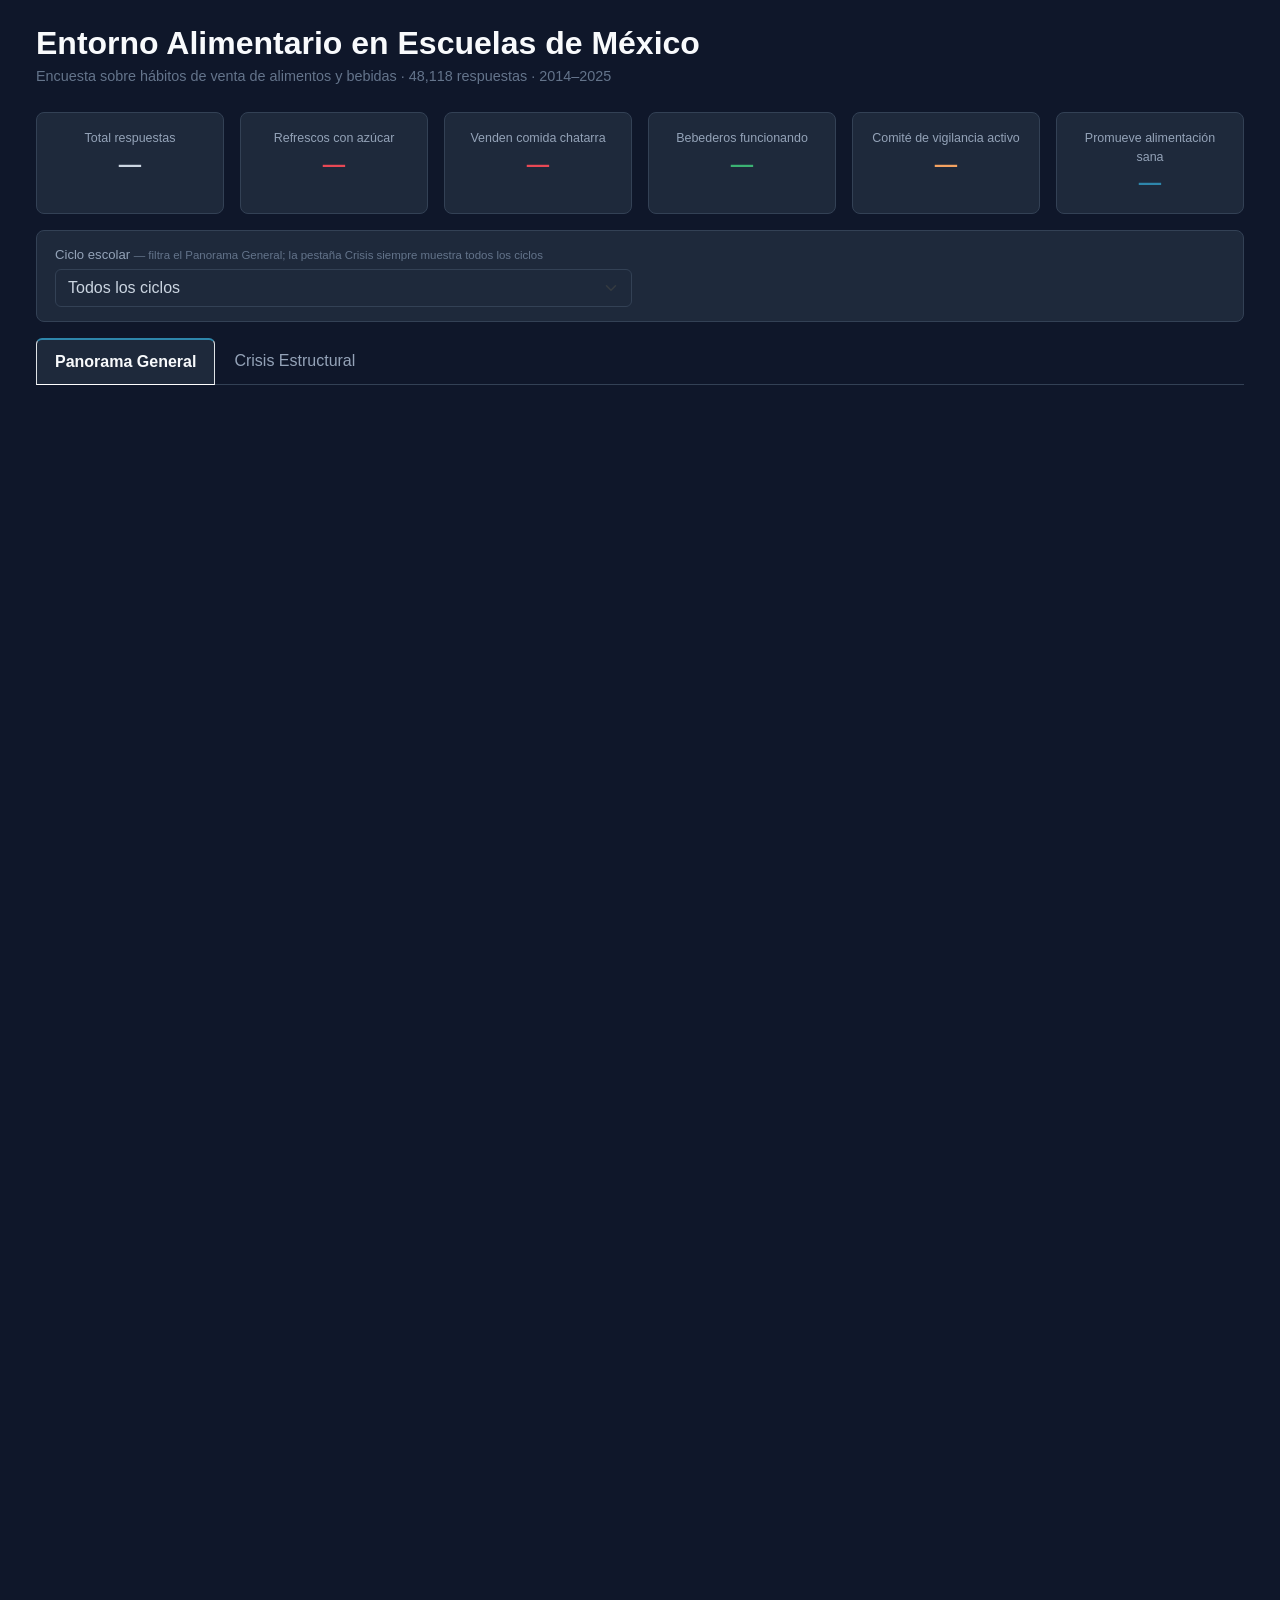
<file: site/entorno_alimentario_escuelas.html>
<!DOCTYPE html>
<html lang="es">
<head>
  <meta charset="UTF-8">
  <meta name="viewport" content="width=device-width, initial-scale=1.0">
  <title>Entorno Alimentario en Escuelas de México</title>
  <link href="https://cdn.jsdelivr.net/npm/bootstrap@5.3.3/dist/css/bootstrap.min.css"
        rel="stylesheet" crossorigin="anonymous">
  <style>
    body        { background:#0F172A; color:#CBD5E1; padding:24px;
                  font-family:-apple-system,BlinkMacSystemFont,"Segoe UI",sans-serif; }
    .kpi-card   { background:#1E293B; border:1px solid #334155; border-radius:8px;
                  padding:16px; text-align:center; height:100%; }
    .kpi-label  { color:#94A3B8; font-size:.78rem; margin-bottom:4px; }
    .kpi-value  { font-weight:700; margin:0; font-size:1.4rem; }
    .filter-box { background:#1E293B; border:1px solid #334155; border-radius:8px;
                  padding:14px 18px; }
    .filter-label { color:#94A3B8; font-size:.82rem; margin-bottom:6px; }
    .dark-select { background-color:#1E293B!important; border-color:#334155!important;
                   color:#CBD5E1!important; }
    .dark-select:focus { border-color:#2E86AB!important;
                         box-shadow:0 0 0 .2rem rgba(46,134,171,.25)!important; }
    .dark-select option { background:#1E293B; color:#CBD5E1; }
    #filter-notice { display:none; align-items:center; gap:10px;
                     background:rgba(46,134,171,.12); border:1px solid #2E86AB;
                     border-radius:6px; padding:8px 14px; font-size:.83rem; color:#94A3B8; }
    #filter-badge  { background:#2E86AB; color:#fff; border-radius:4px;
                     padding:2px 8px; font-size:.78rem; }
    #clear-filter  { cursor:pointer; color:#94A3B8; font-size:.75rem;
                     border:1px solid #334155; border-radius:4px; padding:2px 8px;
                     background:transparent; }
    #clear-filter:hover { color:#F8FAFC; border-color:#64748B; }
    .nav-tabs   { border-bottom:1px solid #334155; }
    .nav-link   { color:#94A3B8; background:transparent; border:none;
                  border-top:2px solid transparent; border-radius:0; padding:10px 18px; }
    .nav-link:hover  { color:#F8FAFC; background:#1E293B; }
    .nav-link.active { color:#F8FAFC!important; background:#1E293B!important;
                       border-top:2px solid #2E86AB!important; font-weight:600; }
    .tab-content { background:#0F172A; padding-top:20px; }
    .crisis-callout { background:#1E293B; border:1px solid #E84855; border-radius:8px;
                      padding:14px 18px; margin-bottom:20px; }
  </style>
</head>
<body>
<div class="container-fluid">

  <div class="mb-4">
    <h2 style="color:#F8FAFC;font-weight:700;margin-bottom:4px;">
      Entorno Alimentario en Escuelas de México
    </h2>
    <p style="color:#64748B;font-size:.9rem;">
      Encuesta sobre hábitos de venta de alimentos y bebidas · 48,118 respuestas · 2014–2025
    </p>
  </div>

  <div class="row g-3 mb-3"><div class="col-6 col-md-4 col-lg-2">
      <div class="kpi-card">
        <p class="kpi-label">Total respuestas</p>
        <h3 class="kpi-value" id="kpi-n" style="color:#CBD5E1">—</h3>
      </div>
    </div><div class="col-6 col-md-4 col-lg-2">
      <div class="kpi-card">
        <p class="kpi-label">Refrescos con azúcar</p>
        <h3 class="kpi-value" id="kpi-ref" style="color:#E84855">—</h3>
      </div>
    </div><div class="col-6 col-md-4 col-lg-2">
      <div class="kpi-card">
        <p class="kpi-label">Venden comida chatarra</p>
        <h3 class="kpi-value" id="kpi-cha" style="color:#E84855">—</h3>
      </div>
    </div><div class="col-6 col-md-4 col-lg-2">
      <div class="kpi-card">
        <p class="kpi-label">Bebederos funcionando</p>
        <h3 class="kpi-value" id="kpi-beb" style="color:#3BB273">—</h3>
      </div>
    </div><div class="col-6 col-md-4 col-lg-2">
      <div class="kpi-card">
        <p class="kpi-label">Comité de vigilancia activo</p>
        <h3 class="kpi-value" id="kpi-com" style="color:#F4A261">—</h3>
      </div>
    </div><div class="col-6 col-md-4 col-lg-2">
      <div class="kpi-card">
        <p class="kpi-label">Promueve alimentación sana</p>
        <h3 class="kpi-value" id="kpi-pra" style="color:#2E86AB">—</h3>
      </div>
    </div></div>

  <div class="filter-box mb-3">
    <div class="row g-3 align-items-end">
      <div class="col-10 col-md-6">
        <p class="filter-label mb-1">Ciclo escolar
          <small style="color:#64748B"> — filtra el Panorama General; la pestaña Crisis siempre muestra todos los ciclos</small>
        </p>
        <select id="ciclo-select" class="form-select dark-select">
          <option value="__all__">Todos los ciclos</option>
          <option value="2014-2015">2014-2015</option>
<option value="2015-2016">2015-2016</option>
<option value="2016-2017">2016-2017</option>
<option value="2017-2018">2017-2018</option>
<option value="2018-2019">2018-2019</option>
<option value="2022-2023">2022-2023</option>
<option value="2023-2024">2023-2024</option>
<option value="2024-2025">2024-2025</option>
        </select>
      </div>
      <div class="col-2 col-md-6 d-flex align-items-end">
        <div id="filter-notice">
          <span id="filter-badge"></span>
          <button id="clear-filter">✕ limpiar</button>
        </div>
      </div>
    </div>
  </div>

  <ul class="nav nav-tabs mb-0" role="tablist">
    <li class="nav-item" role="presentation">
      <button class="nav-link active" data-bs-toggle="tab" data-bs-target="#tab-panorama"
              type="button" role="tab">Panorama General</button>
    </li>
    <li class="nav-item" role="presentation">
      <button class="nav-link" data-bs-toggle="tab" data-bs-target="#tab-crisis"
              type="button" role="tab">Crisis Estructural</button>
    </li>
  </ul>

  <div class="tab-content">

    <div class="tab-pane fade show active" id="tab-panorama" role="tabpanel">
      <div class="row g-3 mb-3">
        <div class="col-12 col-md-6"><div>                        <script>window.PlotlyConfig = {MathJaxConfig: 'local'};</script>
        <script charset="utf-8" src="https://cdn.plot.ly/plotly-3.5.0.min.js" integrity="sha256-fHbNLP+GlIXN+efbQec78UkemUz3NJp7UmfGxC1tNxs=" crossorigin="anonymous"></script>                <div id="chart-panorama" class="plotly-graph-div" style="height:498px; width:100%;"></div>            <script>                window.PLOTLYENV=window.PLOTLYENV || {};                                if (document.getElementById("chart-panorama")) {                    Plotly.newPlot(                        "chart-panorama",                        [{"marker":{"color":["#3BB273","#3BB273","#3BB273","#3BB273","#3BB273","#3BB273","#3BB273","#E84855","#E84855","#E84855","#E84855"]},"orientation":"h","text":["4.8%","11.0%","11.8%","12.0%","22.7%","26.9%","27.2%","77.5%","80.3%","95.4%","97.7%"],"textposition":"outside","x":[4.790656801882246,10.997828407376053,11.762338565104452,11.96119257520046,22.66607934366655,26.871093750000004,27.19925735816087,77.48550268986236,80.33805617698235,95.35392183656737,97.71600787068171],"y":["Comit\u00e9 de vigilancia activo","Venden semillas","Venden cereales integrales","Promueve alimentaci\u00f3n saludable","Venden frutas y verduras","Logos de marcas chatarra","Bebederos de agua funcionando","Puestos ambulantes afuera","Venden refrescos con az\u00facar","Venden otras bebidas azucaradas","Venden comida chatarra (L-J)"],"type":"bar"}],                        {"template":{"data":{"histogram2dcontour":[{"type":"histogram2dcontour","colorbar":{"outlinewidth":0,"ticks":""},"colorscale":[[0.0,"#0d0887"],[0.1111111111111111,"#46039f"],[0.2222222222222222,"#7201a8"],[0.3333333333333333,"#9c179e"],[0.4444444444444444,"#bd3786"],[0.5555555555555556,"#d8576b"],[0.6666666666666666,"#ed7953"],[0.7777777777777778,"#fb9f3a"],[0.8888888888888888,"#fdca26"],[1.0,"#f0f921"]]}],"choropleth":[{"type":"choropleth","colorbar":{"outlinewidth":0,"ticks":""}}],"histogram2d":[{"type":"histogram2d","colorbar":{"outlinewidth":0,"ticks":""},"colorscale":[[0.0,"#0d0887"],[0.1111111111111111,"#46039f"],[0.2222222222222222,"#7201a8"],[0.3333333333333333,"#9c179e"],[0.4444444444444444,"#bd3786"],[0.5555555555555556,"#d8576b"],[0.6666666666666666,"#ed7953"],[0.7777777777777778,"#fb9f3a"],[0.8888888888888888,"#fdca26"],[1.0,"#f0f921"]]}],"heatmap":[{"type":"heatmap","colorbar":{"outlinewidth":0,"ticks":""},"colorscale":[[0.0,"#0d0887"],[0.1111111111111111,"#46039f"],[0.2222222222222222,"#7201a8"],[0.3333333333333333,"#9c179e"],[0.4444444444444444,"#bd3786"],[0.5555555555555556,"#d8576b"],[0.6666666666666666,"#ed7953"],[0.7777777777777778,"#fb9f3a"],[0.8888888888888888,"#fdca26"],[1.0,"#f0f921"]]}],"contourcarpet":[{"type":"contourcarpet","colorbar":{"outlinewidth":0,"ticks":""}}],"contour":[{"type":"contour","colorbar":{"outlinewidth":0,"ticks":""},"colorscale":[[0.0,"#0d0887"],[0.1111111111111111,"#46039f"],[0.2222222222222222,"#7201a8"],[0.3333333333333333,"#9c179e"],[0.4444444444444444,"#bd3786"],[0.5555555555555556,"#d8576b"],[0.6666666666666666,"#ed7953"],[0.7777777777777778,"#fb9f3a"],[0.8888888888888888,"#fdca26"],[1.0,"#f0f921"]]}],"surface":[{"type":"surface","colorbar":{"outlinewidth":0,"ticks":""},"colorscale":[[0.0,"#0d0887"],[0.1111111111111111,"#46039f"],[0.2222222222222222,"#7201a8"],[0.3333333333333333,"#9c179e"],[0.4444444444444444,"#bd3786"],[0.5555555555555556,"#d8576b"],[0.6666666666666666,"#ed7953"],[0.7777777777777778,"#fb9f3a"],[0.8888888888888888,"#fdca26"],[1.0,"#f0f921"]]}],"mesh3d":[{"type":"mesh3d","colorbar":{"outlinewidth":0,"ticks":""}}],"scatter":[{"fillpattern":{"fillmode":"overlay","size":10,"solidity":0.2},"type":"scatter"}],"parcoords":[{"type":"parcoords","line":{"colorbar":{"outlinewidth":0,"ticks":""}}}],"scatterpolargl":[{"type":"scatterpolargl","marker":{"colorbar":{"outlinewidth":0,"ticks":""}}}],"bar":[{"error_x":{"color":"#2a3f5f"},"error_y":{"color":"#2a3f5f"},"marker":{"line":{"color":"#E5ECF6","width":0.5},"pattern":{"fillmode":"overlay","size":10,"solidity":0.2}},"type":"bar"}],"scattergeo":[{"type":"scattergeo","marker":{"colorbar":{"outlinewidth":0,"ticks":""}}}],"scatterpolar":[{"type":"scatterpolar","marker":{"colorbar":{"outlinewidth":0,"ticks":""}}}],"histogram":[{"marker":{"pattern":{"fillmode":"overlay","size":10,"solidity":0.2}},"type":"histogram"}],"scattergl":[{"type":"scattergl","marker":{"colorbar":{"outlinewidth":0,"ticks":""}}}],"scatter3d":[{"type":"scatter3d","line":{"colorbar":{"outlinewidth":0,"ticks":""}},"marker":{"colorbar":{"outlinewidth":0,"ticks":""}}}],"scattermap":[{"type":"scattermap","marker":{"colorbar":{"outlinewidth":0,"ticks":""}}}],"scattermapbox":[{"type":"scattermapbox","marker":{"colorbar":{"outlinewidth":0,"ticks":""}}}],"scatterternary":[{"type":"scatterternary","marker":{"colorbar":{"outlinewidth":0,"ticks":""}}}],"scattercarpet":[{"type":"scattercarpet","marker":{"colorbar":{"outlinewidth":0,"ticks":""}}}],"carpet":[{"aaxis":{"endlinecolor":"#2a3f5f","gridcolor":"white","linecolor":"white","minorgridcolor":"white","startlinecolor":"#2a3f5f"},"baxis":{"endlinecolor":"#2a3f5f","gridcolor":"white","linecolor":"white","minorgridcolor":"white","startlinecolor":"#2a3f5f"},"type":"carpet"}],"table":[{"cells":{"fill":{"color":"#EBF0F8"},"line":{"color":"white"}},"header":{"fill":{"color":"#C8D4E3"},"line":{"color":"white"}},"type":"table"}],"barpolar":[{"marker":{"line":{"color":"#E5ECF6","width":0.5},"pattern":{"fillmode":"overlay","size":10,"solidity":0.2}},"type":"barpolar"}],"pie":[{"automargin":true,"type":"pie"}]},"layout":{"autotypenumbers":"strict","colorway":["#636efa","#EF553B","#00cc96","#ab63fa","#FFA15A","#19d3f3","#FF6692","#B6E880","#FF97FF","#FECB52"],"font":{"color":"#2a3f5f"},"hovermode":"closest","hoverlabel":{"align":"left"},"paper_bgcolor":"white","plot_bgcolor":"#E5ECF6","polar":{"bgcolor":"#E5ECF6","angularaxis":{"gridcolor":"white","linecolor":"white","ticks":""},"radialaxis":{"gridcolor":"white","linecolor":"white","ticks":""}},"ternary":{"bgcolor":"#E5ECF6","aaxis":{"gridcolor":"white","linecolor":"white","ticks":""},"baxis":{"gridcolor":"white","linecolor":"white","ticks":""},"caxis":{"gridcolor":"white","linecolor":"white","ticks":""}},"coloraxis":{"colorbar":{"outlinewidth":0,"ticks":""}},"colorscale":{"sequential":[[0.0,"#0d0887"],[0.1111111111111111,"#46039f"],[0.2222222222222222,"#7201a8"],[0.3333333333333333,"#9c179e"],[0.4444444444444444,"#bd3786"],[0.5555555555555556,"#d8576b"],[0.6666666666666666,"#ed7953"],[0.7777777777777778,"#fb9f3a"],[0.8888888888888888,"#fdca26"],[1.0,"#f0f921"]],"sequentialminus":[[0.0,"#0d0887"],[0.1111111111111111,"#46039f"],[0.2222222222222222,"#7201a8"],[0.3333333333333333,"#9c179e"],[0.4444444444444444,"#bd3786"],[0.5555555555555556,"#d8576b"],[0.6666666666666666,"#ed7953"],[0.7777777777777778,"#fb9f3a"],[0.8888888888888888,"#fdca26"],[1.0,"#f0f921"]],"diverging":[[0,"#8e0152"],[0.1,"#c51b7d"],[0.2,"#de77ae"],[0.3,"#f1b6da"],[0.4,"#fde0ef"],[0.5,"#f7f7f7"],[0.6,"#e6f5d0"],[0.7,"#b8e186"],[0.8,"#7fbc41"],[0.9,"#4d9221"],[1,"#276419"]]},"xaxis":{"gridcolor":"white","linecolor":"white","ticks":"","title":{"standoff":15},"zerolinecolor":"white","automargin":true,"zerolinewidth":2},"yaxis":{"gridcolor":"white","linecolor":"white","ticks":"","title":{"standoff":15},"zerolinecolor":"white","automargin":true,"zerolinewidth":2},"scene":{"xaxis":{"backgroundcolor":"#E5ECF6","gridcolor":"white","linecolor":"white","showbackground":true,"ticks":"","zerolinecolor":"white","gridwidth":2},"yaxis":{"backgroundcolor":"#E5ECF6","gridcolor":"white","linecolor":"white","showbackground":true,"ticks":"","zerolinecolor":"white","gridwidth":2},"zaxis":{"backgroundcolor":"#E5ECF6","gridcolor":"white","linecolor":"white","showbackground":true,"ticks":"","zerolinecolor":"white","gridwidth":2}},"shapedefaults":{"line":{"color":"#2a3f5f"}},"annotationdefaults":{"arrowcolor":"#2a3f5f","arrowhead":0,"arrowwidth":1},"geo":{"bgcolor":"white","landcolor":"#E5ECF6","subunitcolor":"white","showland":true,"showlakes":true,"lakecolor":"white"},"title":{"x":0.05},"mapbox":{"style":"light"}}},"xaxis":{"range":[0,105],"gridcolor":"#334155","ticksuffix":"%"},"yaxis":{"gridcolor":"rgba(0,0,0,0)"},"font":{"color":"#CBD5E1"},"margin":{"t":40,"b":40,"l":10,"r":10},"title":{"text":"Panorama general \u2014 % de respuestas S\u00ed"},"height":498,"paper_bgcolor":"rgba(0,0,0,0)","plot_bgcolor":"rgba(0,0,0,0)"},                        {"responsive": true, "displayModeBar": false}                    )                };            </script>        </div></div>
        <div class="col-12 col-md-6"><div>                            <div id="chart-trend" class="plotly-graph-div" style="height:380px; width:100%;"></div>            <script>                window.PLOTLYENV=window.PLOTLYENV || {};                                if (document.getElementById("chart-trend")) {                    Plotly.newPlot(                        "chart-trend",                        [{"line":{"color":"#E84855","width":2},"mode":"lines+markers","name":"Venden comida chatarra (L-J)","x":["2014-2015","2015-2016","2016-2017","2017-2018","2018-2019","2022-2023","2023-2024","2024-2025"],"y":[90.93198992443325,93.76590330788804,96.31548647092688,98.58569051580699,97.78097390589686,98.13342261655646,98.40821184171378,96.09375],"type":"scatter"},{"line":{"color":"#2E86AB","width":2},"mode":"lines+markers","name":"Bebederos de agua funcionando","x":["2014-2015","2015-2016","2016-2017","2017-2018","2018-2019","2022-2023","2023-2024","2024-2025"],"y":[null,45.16539440203562,42.08405296488198,43.427620632279535,43.35319498664475,22.665623369848724,21.50620519540584,27.419354838709676],"type":"scatter"},{"line":{"color":"#3BB273","width":2},"mode":"lines+markers","name":"Venden frutas y verduras","x":["2014-2015","2015-2016","2016-2017","2017-2018","2018-2019","2022-2023","2023-2024","2024-2025"],"y":[48.614609571788414,27.2264631043257,25.676453655728267,25.45757071547421,25.210602013560713,21.350348447823333,21.035728623042953,15.04424778761062],"type":"scatter"},{"line":{"color":"#F4A261","width":2},"mode":"lines+markers","name":"Comit\u00e9 de vigilancia activo","x":["2014-2015","2015-2016","2016-2017","2017-2018","2018-2019","2022-2023","2023-2024","2024-2025"],"y":[17.12846347607053,5.343511450381679,6.275187104202648,4.575707154742097,5.835216765974933,3.848293768545994,4.279390063944908,7.894736842105263],"type":"scatter"}],                        {"template":{"data":{"histogram2dcontour":[{"type":"histogram2dcontour","colorbar":{"outlinewidth":0,"ticks":""},"colorscale":[[0.0,"#0d0887"],[0.1111111111111111,"#46039f"],[0.2222222222222222,"#7201a8"],[0.3333333333333333,"#9c179e"],[0.4444444444444444,"#bd3786"],[0.5555555555555556,"#d8576b"],[0.6666666666666666,"#ed7953"],[0.7777777777777778,"#fb9f3a"],[0.8888888888888888,"#fdca26"],[1.0,"#f0f921"]]}],"choropleth":[{"type":"choropleth","colorbar":{"outlinewidth":0,"ticks":""}}],"histogram2d":[{"type":"histogram2d","colorbar":{"outlinewidth":0,"ticks":""},"colorscale":[[0.0,"#0d0887"],[0.1111111111111111,"#46039f"],[0.2222222222222222,"#7201a8"],[0.3333333333333333,"#9c179e"],[0.4444444444444444,"#bd3786"],[0.5555555555555556,"#d8576b"],[0.6666666666666666,"#ed7953"],[0.7777777777777778,"#fb9f3a"],[0.8888888888888888,"#fdca26"],[1.0,"#f0f921"]]}],"heatmap":[{"type":"heatmap","colorbar":{"outlinewidth":0,"ticks":""},"colorscale":[[0.0,"#0d0887"],[0.1111111111111111,"#46039f"],[0.2222222222222222,"#7201a8"],[0.3333333333333333,"#9c179e"],[0.4444444444444444,"#bd3786"],[0.5555555555555556,"#d8576b"],[0.6666666666666666,"#ed7953"],[0.7777777777777778,"#fb9f3a"],[0.8888888888888888,"#fdca26"],[1.0,"#f0f921"]]}],"contourcarpet":[{"type":"contourcarpet","colorbar":{"outlinewidth":0,"ticks":""}}],"contour":[{"type":"contour","colorbar":{"outlinewidth":0,"ticks":""},"colorscale":[[0.0,"#0d0887"],[0.1111111111111111,"#46039f"],[0.2222222222222222,"#7201a8"],[0.3333333333333333,"#9c179e"],[0.4444444444444444,"#bd3786"],[0.5555555555555556,"#d8576b"],[0.6666666666666666,"#ed7953"],[0.7777777777777778,"#fb9f3a"],[0.8888888888888888,"#fdca26"],[1.0,"#f0f921"]]}],"surface":[{"type":"surface","colorbar":{"outlinewidth":0,"ticks":""},"colorscale":[[0.0,"#0d0887"],[0.1111111111111111,"#46039f"],[0.2222222222222222,"#7201a8"],[0.3333333333333333,"#9c179e"],[0.4444444444444444,"#bd3786"],[0.5555555555555556,"#d8576b"],[0.6666666666666666,"#ed7953"],[0.7777777777777778,"#fb9f3a"],[0.8888888888888888,"#fdca26"],[1.0,"#f0f921"]]}],"mesh3d":[{"type":"mesh3d","colorbar":{"outlinewidth":0,"ticks":""}}],"scatter":[{"fillpattern":{"fillmode":"overlay","size":10,"solidity":0.2},"type":"scatter"}],"parcoords":[{"type":"parcoords","line":{"colorbar":{"outlinewidth":0,"ticks":""}}}],"scatterpolargl":[{"type":"scatterpolargl","marker":{"colorbar":{"outlinewidth":0,"ticks":""}}}],"bar":[{"error_x":{"color":"#2a3f5f"},"error_y":{"color":"#2a3f5f"},"marker":{"line":{"color":"#E5ECF6","width":0.5},"pattern":{"fillmode":"overlay","size":10,"solidity":0.2}},"type":"bar"}],"scattergeo":[{"type":"scattergeo","marker":{"colorbar":{"outlinewidth":0,"ticks":""}}}],"scatterpolar":[{"type":"scatterpolar","marker":{"colorbar":{"outlinewidth":0,"ticks":""}}}],"histogram":[{"marker":{"pattern":{"fillmode":"overlay","size":10,"solidity":0.2}},"type":"histogram"}],"scattergl":[{"type":"scattergl","marker":{"colorbar":{"outlinewidth":0,"ticks":""}}}],"scatter3d":[{"type":"scatter3d","line":{"colorbar":{"outlinewidth":0,"ticks":""}},"marker":{"colorbar":{"outlinewidth":0,"ticks":""}}}],"scattermap":[{"type":"scattermap","marker":{"colorbar":{"outlinewidth":0,"ticks":""}}}],"scattermapbox":[{"type":"scattermapbox","marker":{"colorbar":{"outlinewidth":0,"ticks":""}}}],"scatterternary":[{"type":"scatterternary","marker":{"colorbar":{"outlinewidth":0,"ticks":""}}}],"scattercarpet":[{"type":"scattercarpet","marker":{"colorbar":{"outlinewidth":0,"ticks":""}}}],"carpet":[{"aaxis":{"endlinecolor":"#2a3f5f","gridcolor":"white","linecolor":"white","minorgridcolor":"white","startlinecolor":"#2a3f5f"},"baxis":{"endlinecolor":"#2a3f5f","gridcolor":"white","linecolor":"white","minorgridcolor":"white","startlinecolor":"#2a3f5f"},"type":"carpet"}],"table":[{"cells":{"fill":{"color":"#EBF0F8"},"line":{"color":"white"}},"header":{"fill":{"color":"#C8D4E3"},"line":{"color":"white"}},"type":"table"}],"barpolar":[{"marker":{"line":{"color":"#E5ECF6","width":0.5},"pattern":{"fillmode":"overlay","size":10,"solidity":0.2}},"type":"barpolar"}],"pie":[{"automargin":true,"type":"pie"}]},"layout":{"autotypenumbers":"strict","colorway":["#636efa","#EF553B","#00cc96","#ab63fa","#FFA15A","#19d3f3","#FF6692","#B6E880","#FF97FF","#FECB52"],"font":{"color":"#2a3f5f"},"hovermode":"closest","hoverlabel":{"align":"left"},"paper_bgcolor":"white","plot_bgcolor":"#E5ECF6","polar":{"bgcolor":"#E5ECF6","angularaxis":{"gridcolor":"white","linecolor":"white","ticks":""},"radialaxis":{"gridcolor":"white","linecolor":"white","ticks":""}},"ternary":{"bgcolor":"#E5ECF6","aaxis":{"gridcolor":"white","linecolor":"white","ticks":""},"baxis":{"gridcolor":"white","linecolor":"white","ticks":""},"caxis":{"gridcolor":"white","linecolor":"white","ticks":""}},"coloraxis":{"colorbar":{"outlinewidth":0,"ticks":""}},"colorscale":{"sequential":[[0.0,"#0d0887"],[0.1111111111111111,"#46039f"],[0.2222222222222222,"#7201a8"],[0.3333333333333333,"#9c179e"],[0.4444444444444444,"#bd3786"],[0.5555555555555556,"#d8576b"],[0.6666666666666666,"#ed7953"],[0.7777777777777778,"#fb9f3a"],[0.8888888888888888,"#fdca26"],[1.0,"#f0f921"]],"sequentialminus":[[0.0,"#0d0887"],[0.1111111111111111,"#46039f"],[0.2222222222222222,"#7201a8"],[0.3333333333333333,"#9c179e"],[0.4444444444444444,"#bd3786"],[0.5555555555555556,"#d8576b"],[0.6666666666666666,"#ed7953"],[0.7777777777777778,"#fb9f3a"],[0.8888888888888888,"#fdca26"],[1.0,"#f0f921"]],"diverging":[[0,"#8e0152"],[0.1,"#c51b7d"],[0.2,"#de77ae"],[0.3,"#f1b6da"],[0.4,"#fde0ef"],[0.5,"#f7f7f7"],[0.6,"#e6f5d0"],[0.7,"#b8e186"],[0.8,"#7fbc41"],[0.9,"#4d9221"],[1,"#276419"]]},"xaxis":{"gridcolor":"white","linecolor":"white","ticks":"","title":{"standoff":15},"zerolinecolor":"white","automargin":true,"zerolinewidth":2},"yaxis":{"gridcolor":"white","linecolor":"white","ticks":"","title":{"standoff":15},"zerolinecolor":"white","automargin":true,"zerolinewidth":2},"scene":{"xaxis":{"backgroundcolor":"#E5ECF6","gridcolor":"white","linecolor":"white","showbackground":true,"ticks":"","zerolinecolor":"white","gridwidth":2},"yaxis":{"backgroundcolor":"#E5ECF6","gridcolor":"white","linecolor":"white","showbackground":true,"ticks":"","zerolinecolor":"white","gridwidth":2},"zaxis":{"backgroundcolor":"#E5ECF6","gridcolor":"white","linecolor":"white","showbackground":true,"ticks":"","zerolinecolor":"white","gridwidth":2}},"shapedefaults":{"line":{"color":"#2a3f5f"}},"annotationdefaults":{"arrowcolor":"#2a3f5f","arrowhead":0,"arrowwidth":1},"geo":{"bgcolor":"white","landcolor":"#E5ECF6","subunitcolor":"white","showland":true,"showlakes":true,"lakecolor":"white"},"title":{"x":0.05},"mapbox":{"style":"light"}}},"xaxis":{"gridcolor":"#334155"},"yaxis":{"gridcolor":"#334155","ticksuffix":"%","range":[0,105]},"legend":{"font":{"color":"#94A3B8"},"bgcolor":"rgba(0,0,0,0)"},"font":{"color":"#CBD5E1"},"margin":{"t":40,"b":40,"l":10,"r":10},"title":{"text":"Evoluci\u00f3n por ciclo escolar"},"height":380,"paper_bgcolor":"rgba(0,0,0,0)","plot_bgcolor":"rgba(0,0,0,0)","shapes":[{"line":{"color":"#64748B","dash":"dash","width":1.5},"type":"line","x0":4.5,"x1":4.5,"xref":"x","y0":0,"y1":1,"yref":"y domain"}],"annotations":[{"bgcolor":"rgba(15,23,42,0.75)","borderpad":4,"font":{"color":"#94A3B8","size":11},"showarrow":false,"text":"Pandemia\u003cbr\u003eCOVID-19","x":4.5,"xanchor":"left","xref":"x","y":0.98,"yref":"paper"}]},                        {"responsive": true, "displayModeBar": false}                    )                };            </script>        </div></div>
      </div>
      <div class="row g-3">
        <div class="col-12 col-md-6"><div>                            <div id="chart-states" class="plotly-graph-div" style="height:640px; width:100%;"></div>            <script>                window.PLOTLYENV=window.PLOTLYENV || {};                                if (document.getElementById("chart-states")) {                    Plotly.newPlot(                        "chart-states",                        [{"marker":{"color":["rgb(220,34,80)","rgb(229,25,80)","rgb(230,24,80)","rgb(233,21,80)","rgb(237,17,80)","rgb(238,16,80)","rgb(238,16,80)","rgb(239,15,80)","rgb(239,15,80)","rgb(240,14,80)","rgb(240,14,80)","rgb(242,12,80)","rgb(242,12,80)","rgb(242,12,80)","rgb(243,11,80)","rgb(243,11,80)","rgb(244,10,80)","rgb(244,10,80)","rgb(244,10,80)","rgb(245,9,80)"]},"orientation":"h","text":["93.3%","95.0%","95.1%","95.8%","96.6%","96.8%","96.8%","96.9%","97.0%","97.1%","97.1%","97.5%","97.6%","97.6%","97.7%","97.7%","97.9%","97.9%","97.9%","98.0%"],"textposition":"outside","x":[93.28193832599119,94.97716894977168,95.1219512195122,95.84664536741214,96.58119658119658,96.7654986522911,96.81528662420382,96.875,97.02823179791976,97.12230215827337,97.13914174252277,97.45222929936305,97.60479041916167,97.63779527559055,97.67441860465115,97.72125066242712,97.8688524590164,97.89053591790193,97.91666666666666,98.04753820033956],"y":["Distrito Federal","Morelos","Coahuila De Zaragoza","Tabasco","Zacatecas","Veracruz","Aguascalientes","Ciudad de Mexico","Guerrero","Chiapas","Oaxaca","Baja California Sur","Ciudad De Mexico","Veracruz ","Colima","Puebla","San Luis Potos\u00c3\u00ad","Mexico","Yucat\u00c3\u00a1n","Guanajuato"],"type":"bar"}],                        {"template":{"data":{"histogram2dcontour":[{"type":"histogram2dcontour","colorbar":{"outlinewidth":0,"ticks":""},"colorscale":[[0.0,"#0d0887"],[0.1111111111111111,"#46039f"],[0.2222222222222222,"#7201a8"],[0.3333333333333333,"#9c179e"],[0.4444444444444444,"#bd3786"],[0.5555555555555556,"#d8576b"],[0.6666666666666666,"#ed7953"],[0.7777777777777778,"#fb9f3a"],[0.8888888888888888,"#fdca26"],[1.0,"#f0f921"]]}],"choropleth":[{"type":"choropleth","colorbar":{"outlinewidth":0,"ticks":""}}],"histogram2d":[{"type":"histogram2d","colorbar":{"outlinewidth":0,"ticks":""},"colorscale":[[0.0,"#0d0887"],[0.1111111111111111,"#46039f"],[0.2222222222222222,"#7201a8"],[0.3333333333333333,"#9c179e"],[0.4444444444444444,"#bd3786"],[0.5555555555555556,"#d8576b"],[0.6666666666666666,"#ed7953"],[0.7777777777777778,"#fb9f3a"],[0.8888888888888888,"#fdca26"],[1.0,"#f0f921"]]}],"heatmap":[{"type":"heatmap","colorbar":{"outlinewidth":0,"ticks":""},"colorscale":[[0.0,"#0d0887"],[0.1111111111111111,"#46039f"],[0.2222222222222222,"#7201a8"],[0.3333333333333333,"#9c179e"],[0.4444444444444444,"#bd3786"],[0.5555555555555556,"#d8576b"],[0.6666666666666666,"#ed7953"],[0.7777777777777778,"#fb9f3a"],[0.8888888888888888,"#fdca26"],[1.0,"#f0f921"]]}],"contourcarpet":[{"type":"contourcarpet","colorbar":{"outlinewidth":0,"ticks":""}}],"contour":[{"type":"contour","colorbar":{"outlinewidth":0,"ticks":""},"colorscale":[[0.0,"#0d0887"],[0.1111111111111111,"#46039f"],[0.2222222222222222,"#7201a8"],[0.3333333333333333,"#9c179e"],[0.4444444444444444,"#bd3786"],[0.5555555555555556,"#d8576b"],[0.6666666666666666,"#ed7953"],[0.7777777777777778,"#fb9f3a"],[0.8888888888888888,"#fdca26"],[1.0,"#f0f921"]]}],"surface":[{"type":"surface","colorbar":{"outlinewidth":0,"ticks":""},"colorscale":[[0.0,"#0d0887"],[0.1111111111111111,"#46039f"],[0.2222222222222222,"#7201a8"],[0.3333333333333333,"#9c179e"],[0.4444444444444444,"#bd3786"],[0.5555555555555556,"#d8576b"],[0.6666666666666666,"#ed7953"],[0.7777777777777778,"#fb9f3a"],[0.8888888888888888,"#fdca26"],[1.0,"#f0f921"]]}],"mesh3d":[{"type":"mesh3d","colorbar":{"outlinewidth":0,"ticks":""}}],"scatter":[{"fillpattern":{"fillmode":"overlay","size":10,"solidity":0.2},"type":"scatter"}],"parcoords":[{"type":"parcoords","line":{"colorbar":{"outlinewidth":0,"ticks":""}}}],"scatterpolargl":[{"type":"scatterpolargl","marker":{"colorbar":{"outlinewidth":0,"ticks":""}}}],"bar":[{"error_x":{"color":"#2a3f5f"},"error_y":{"color":"#2a3f5f"},"marker":{"line":{"color":"#E5ECF6","width":0.5},"pattern":{"fillmode":"overlay","size":10,"solidity":0.2}},"type":"bar"}],"scattergeo":[{"type":"scattergeo","marker":{"colorbar":{"outlinewidth":0,"ticks":""}}}],"scatterpolar":[{"type":"scatterpolar","marker":{"colorbar":{"outlinewidth":0,"ticks":""}}}],"histogram":[{"marker":{"pattern":{"fillmode":"overlay","size":10,"solidity":0.2}},"type":"histogram"}],"scattergl":[{"type":"scattergl","marker":{"colorbar":{"outlinewidth":0,"ticks":""}}}],"scatter3d":[{"type":"scatter3d","line":{"colorbar":{"outlinewidth":0,"ticks":""}},"marker":{"colorbar":{"outlinewidth":0,"ticks":""}}}],"scattermap":[{"type":"scattermap","marker":{"colorbar":{"outlinewidth":0,"ticks":""}}}],"scattermapbox":[{"type":"scattermapbox","marker":{"colorbar":{"outlinewidth":0,"ticks":""}}}],"scatterternary":[{"type":"scatterternary","marker":{"colorbar":{"outlinewidth":0,"ticks":""}}}],"scattercarpet":[{"type":"scattercarpet","marker":{"colorbar":{"outlinewidth":0,"ticks":""}}}],"carpet":[{"aaxis":{"endlinecolor":"#2a3f5f","gridcolor":"white","linecolor":"white","minorgridcolor":"white","startlinecolor":"#2a3f5f"},"baxis":{"endlinecolor":"#2a3f5f","gridcolor":"white","linecolor":"white","minorgridcolor":"white","startlinecolor":"#2a3f5f"},"type":"carpet"}],"table":[{"cells":{"fill":{"color":"#EBF0F8"},"line":{"color":"white"}},"header":{"fill":{"color":"#C8D4E3"},"line":{"color":"white"}},"type":"table"}],"barpolar":[{"marker":{"line":{"color":"#E5ECF6","width":0.5},"pattern":{"fillmode":"overlay","size":10,"solidity":0.2}},"type":"barpolar"}],"pie":[{"automargin":true,"type":"pie"}]},"layout":{"autotypenumbers":"strict","colorway":["#636efa","#EF553B","#00cc96","#ab63fa","#FFA15A","#19d3f3","#FF6692","#B6E880","#FF97FF","#FECB52"],"font":{"color":"#2a3f5f"},"hovermode":"closest","hoverlabel":{"align":"left"},"paper_bgcolor":"white","plot_bgcolor":"#E5ECF6","polar":{"bgcolor":"#E5ECF6","angularaxis":{"gridcolor":"white","linecolor":"white","ticks":""},"radialaxis":{"gridcolor":"white","linecolor":"white","ticks":""}},"ternary":{"bgcolor":"#E5ECF6","aaxis":{"gridcolor":"white","linecolor":"white","ticks":""},"baxis":{"gridcolor":"white","linecolor":"white","ticks":""},"caxis":{"gridcolor":"white","linecolor":"white","ticks":""}},"coloraxis":{"colorbar":{"outlinewidth":0,"ticks":""}},"colorscale":{"sequential":[[0.0,"#0d0887"],[0.1111111111111111,"#46039f"],[0.2222222222222222,"#7201a8"],[0.3333333333333333,"#9c179e"],[0.4444444444444444,"#bd3786"],[0.5555555555555556,"#d8576b"],[0.6666666666666666,"#ed7953"],[0.7777777777777778,"#fb9f3a"],[0.8888888888888888,"#fdca26"],[1.0,"#f0f921"]],"sequentialminus":[[0.0,"#0d0887"],[0.1111111111111111,"#46039f"],[0.2222222222222222,"#7201a8"],[0.3333333333333333,"#9c179e"],[0.4444444444444444,"#bd3786"],[0.5555555555555556,"#d8576b"],[0.6666666666666666,"#ed7953"],[0.7777777777777778,"#fb9f3a"],[0.8888888888888888,"#fdca26"],[1.0,"#f0f921"]],"diverging":[[0,"#8e0152"],[0.1,"#c51b7d"],[0.2,"#de77ae"],[0.3,"#f1b6da"],[0.4,"#fde0ef"],[0.5,"#f7f7f7"],[0.6,"#e6f5d0"],[0.7,"#b8e186"],[0.8,"#7fbc41"],[0.9,"#4d9221"],[1,"#276419"]]},"xaxis":{"gridcolor":"white","linecolor":"white","ticks":"","title":{"standoff":15},"zerolinecolor":"white","automargin":true,"zerolinewidth":2},"yaxis":{"gridcolor":"white","linecolor":"white","ticks":"","title":{"standoff":15},"zerolinecolor":"white","automargin":true,"zerolinewidth":2},"scene":{"xaxis":{"backgroundcolor":"#E5ECF6","gridcolor":"white","linecolor":"white","showbackground":true,"ticks":"","zerolinecolor":"white","gridwidth":2},"yaxis":{"backgroundcolor":"#E5ECF6","gridcolor":"white","linecolor":"white","showbackground":true,"ticks":"","zerolinecolor":"white","gridwidth":2},"zaxis":{"backgroundcolor":"#E5ECF6","gridcolor":"white","linecolor":"white","showbackground":true,"ticks":"","zerolinecolor":"white","gridwidth":2}},"shapedefaults":{"line":{"color":"#2a3f5f"}},"annotationdefaults":{"arrowcolor":"#2a3f5f","arrowhead":0,"arrowwidth":1},"geo":{"bgcolor":"white","landcolor":"#E5ECF6","subunitcolor":"white","showland":true,"showlakes":true,"lakecolor":"white"},"title":{"x":0.05},"mapbox":{"style":"light"}}},"xaxis":{"range":[0,105],"gridcolor":"#334155","ticksuffix":"%"},"yaxis":{"gridcolor":"rgba(0,0,0,0)"},"font":{"color":"#CBD5E1"},"margin":{"t":40,"b":40,"l":10,"r":10},"title":{"text":"% Escuelas con venta de comida chatarra por estado"},"height":640,"paper_bgcolor":"rgba(0,0,0,0)","plot_bgcolor":"rgba(0,0,0,0)"},                        {"responsive": true, "displayModeBar": false}                    )                };            </script>        </div></div>
        <div class="col-12 col-md-6">
          <div>                            <div id="chart-sellers" class="plotly-graph-div" style="height:384px; width:100%;"></div>            <script>                window.PLOTLYENV=window.PLOTLYENV || {};                                if (document.getElementById("chart-sellers")) {                    Plotly.newPlot(                        "chart-sellers",                        [{"marker":{"color":"#2E86AB"},"orientation":"h","text":["714","951","1,702","3,757","3,782","3,858","4,655","30,980"],"textposition":"outside","x":[714,951,1702,3757,3782,3858,4655,30980],"y":["No s\u00c3\u00a9","Alumnos","Personal de intendencia","Padres de familia","Maestros","Director","Otros","Tienda o cooperativa"],"type":"bar"}],                        {"template":{"data":{"histogram2dcontour":[{"type":"histogram2dcontour","colorbar":{"outlinewidth":0,"ticks":""},"colorscale":[[0.0,"#0d0887"],[0.1111111111111111,"#46039f"],[0.2222222222222222,"#7201a8"],[0.3333333333333333,"#9c179e"],[0.4444444444444444,"#bd3786"],[0.5555555555555556,"#d8576b"],[0.6666666666666666,"#ed7953"],[0.7777777777777778,"#fb9f3a"],[0.8888888888888888,"#fdca26"],[1.0,"#f0f921"]]}],"choropleth":[{"type":"choropleth","colorbar":{"outlinewidth":0,"ticks":""}}],"histogram2d":[{"type":"histogram2d","colorbar":{"outlinewidth":0,"ticks":""},"colorscale":[[0.0,"#0d0887"],[0.1111111111111111,"#46039f"],[0.2222222222222222,"#7201a8"],[0.3333333333333333,"#9c179e"],[0.4444444444444444,"#bd3786"],[0.5555555555555556,"#d8576b"],[0.6666666666666666,"#ed7953"],[0.7777777777777778,"#fb9f3a"],[0.8888888888888888,"#fdca26"],[1.0,"#f0f921"]]}],"heatmap":[{"type":"heatmap","colorbar":{"outlinewidth":0,"ticks":""},"colorscale":[[0.0,"#0d0887"],[0.1111111111111111,"#46039f"],[0.2222222222222222,"#7201a8"],[0.3333333333333333,"#9c179e"],[0.4444444444444444,"#bd3786"],[0.5555555555555556,"#d8576b"],[0.6666666666666666,"#ed7953"],[0.7777777777777778,"#fb9f3a"],[0.8888888888888888,"#fdca26"],[1.0,"#f0f921"]]}],"contourcarpet":[{"type":"contourcarpet","colorbar":{"outlinewidth":0,"ticks":""}}],"contour":[{"type":"contour","colorbar":{"outlinewidth":0,"ticks":""},"colorscale":[[0.0,"#0d0887"],[0.1111111111111111,"#46039f"],[0.2222222222222222,"#7201a8"],[0.3333333333333333,"#9c179e"],[0.4444444444444444,"#bd3786"],[0.5555555555555556,"#d8576b"],[0.6666666666666666,"#ed7953"],[0.7777777777777778,"#fb9f3a"],[0.8888888888888888,"#fdca26"],[1.0,"#f0f921"]]}],"surface":[{"type":"surface","colorbar":{"outlinewidth":0,"ticks":""},"colorscale":[[0.0,"#0d0887"],[0.1111111111111111,"#46039f"],[0.2222222222222222,"#7201a8"],[0.3333333333333333,"#9c179e"],[0.4444444444444444,"#bd3786"],[0.5555555555555556,"#d8576b"],[0.6666666666666666,"#ed7953"],[0.7777777777777778,"#fb9f3a"],[0.8888888888888888,"#fdca26"],[1.0,"#f0f921"]]}],"mesh3d":[{"type":"mesh3d","colorbar":{"outlinewidth":0,"ticks":""}}],"scatter":[{"fillpattern":{"fillmode":"overlay","size":10,"solidity":0.2},"type":"scatter"}],"parcoords":[{"type":"parcoords","line":{"colorbar":{"outlinewidth":0,"ticks":""}}}],"scatterpolargl":[{"type":"scatterpolargl","marker":{"colorbar":{"outlinewidth":0,"ticks":""}}}],"bar":[{"error_x":{"color":"#2a3f5f"},"error_y":{"color":"#2a3f5f"},"marker":{"line":{"color":"#E5ECF6","width":0.5},"pattern":{"fillmode":"overlay","size":10,"solidity":0.2}},"type":"bar"}],"scattergeo":[{"type":"scattergeo","marker":{"colorbar":{"outlinewidth":0,"ticks":""}}}],"scatterpolar":[{"type":"scatterpolar","marker":{"colorbar":{"outlinewidth":0,"ticks":""}}}],"histogram":[{"marker":{"pattern":{"fillmode":"overlay","size":10,"solidity":0.2}},"type":"histogram"}],"scattergl":[{"type":"scattergl","marker":{"colorbar":{"outlinewidth":0,"ticks":""}}}],"scatter3d":[{"type":"scatter3d","line":{"colorbar":{"outlinewidth":0,"ticks":""}},"marker":{"colorbar":{"outlinewidth":0,"ticks":""}}}],"scattermap":[{"type":"scattermap","marker":{"colorbar":{"outlinewidth":0,"ticks":""}}}],"scattermapbox":[{"type":"scattermapbox","marker":{"colorbar":{"outlinewidth":0,"ticks":""}}}],"scatterternary":[{"type":"scatterternary","marker":{"colorbar":{"outlinewidth":0,"ticks":""}}}],"scattercarpet":[{"type":"scattercarpet","marker":{"colorbar":{"outlinewidth":0,"ticks":""}}}],"carpet":[{"aaxis":{"endlinecolor":"#2a3f5f","gridcolor":"white","linecolor":"white","minorgridcolor":"white","startlinecolor":"#2a3f5f"},"baxis":{"endlinecolor":"#2a3f5f","gridcolor":"white","linecolor":"white","minorgridcolor":"white","startlinecolor":"#2a3f5f"},"type":"carpet"}],"table":[{"cells":{"fill":{"color":"#EBF0F8"},"line":{"color":"white"}},"header":{"fill":{"color":"#C8D4E3"},"line":{"color":"white"}},"type":"table"}],"barpolar":[{"marker":{"line":{"color":"#E5ECF6","width":0.5},"pattern":{"fillmode":"overlay","size":10,"solidity":0.2}},"type":"barpolar"}],"pie":[{"automargin":true,"type":"pie"}]},"layout":{"autotypenumbers":"strict","colorway":["#636efa","#EF553B","#00cc96","#ab63fa","#FFA15A","#19d3f3","#FF6692","#B6E880","#FF97FF","#FECB52"],"font":{"color":"#2a3f5f"},"hovermode":"closest","hoverlabel":{"align":"left"},"paper_bgcolor":"white","plot_bgcolor":"#E5ECF6","polar":{"bgcolor":"#E5ECF6","angularaxis":{"gridcolor":"white","linecolor":"white","ticks":""},"radialaxis":{"gridcolor":"white","linecolor":"white","ticks":""}},"ternary":{"bgcolor":"#E5ECF6","aaxis":{"gridcolor":"white","linecolor":"white","ticks":""},"baxis":{"gridcolor":"white","linecolor":"white","ticks":""},"caxis":{"gridcolor":"white","linecolor":"white","ticks":""}},"coloraxis":{"colorbar":{"outlinewidth":0,"ticks":""}},"colorscale":{"sequential":[[0.0,"#0d0887"],[0.1111111111111111,"#46039f"],[0.2222222222222222,"#7201a8"],[0.3333333333333333,"#9c179e"],[0.4444444444444444,"#bd3786"],[0.5555555555555556,"#d8576b"],[0.6666666666666666,"#ed7953"],[0.7777777777777778,"#fb9f3a"],[0.8888888888888888,"#fdca26"],[1.0,"#f0f921"]],"sequentialminus":[[0.0,"#0d0887"],[0.1111111111111111,"#46039f"],[0.2222222222222222,"#7201a8"],[0.3333333333333333,"#9c179e"],[0.4444444444444444,"#bd3786"],[0.5555555555555556,"#d8576b"],[0.6666666666666666,"#ed7953"],[0.7777777777777778,"#fb9f3a"],[0.8888888888888888,"#fdca26"],[1.0,"#f0f921"]],"diverging":[[0,"#8e0152"],[0.1,"#c51b7d"],[0.2,"#de77ae"],[0.3,"#f1b6da"],[0.4,"#fde0ef"],[0.5,"#f7f7f7"],[0.6,"#e6f5d0"],[0.7,"#b8e186"],[0.8,"#7fbc41"],[0.9,"#4d9221"],[1,"#276419"]]},"xaxis":{"gridcolor":"white","linecolor":"white","ticks":"","title":{"standoff":15},"zerolinecolor":"white","automargin":true,"zerolinewidth":2},"yaxis":{"gridcolor":"white","linecolor":"white","ticks":"","title":{"standoff":15},"zerolinecolor":"white","automargin":true,"zerolinewidth":2},"scene":{"xaxis":{"backgroundcolor":"#E5ECF6","gridcolor":"white","linecolor":"white","showbackground":true,"ticks":"","zerolinecolor":"white","gridwidth":2},"yaxis":{"backgroundcolor":"#E5ECF6","gridcolor":"white","linecolor":"white","showbackground":true,"ticks":"","zerolinecolor":"white","gridwidth":2},"zaxis":{"backgroundcolor":"#E5ECF6","gridcolor":"white","linecolor":"white","showbackground":true,"ticks":"","zerolinecolor":"white","gridwidth":2}},"shapedefaults":{"line":{"color":"#2a3f5f"}},"annotationdefaults":{"arrowcolor":"#2a3f5f","arrowhead":0,"arrowwidth":1},"geo":{"bgcolor":"white","landcolor":"#E5ECF6","subunitcolor":"white","showland":true,"showlakes":true,"lakecolor":"white"},"title":{"x":0.05},"mapbox":{"style":"light"}}},"xaxis":{"gridcolor":"#334155"},"yaxis":{"gridcolor":"rgba(0,0,0,0)"},"font":{"color":"#CBD5E1"},"margin":{"t":40,"b":40,"l":10,"r":10},"title":{"text":"\u00bfQui\u00e9n vende alimentos dentro de la escuela?"},"height":384,"paper_bgcolor":"rgba(0,0,0,0)","plot_bgcolor":"rgba(0,0,0,0)"},                        {"responsive": true, "displayModeBar": false}                    )                };            </script>        </div>
          <div>                            <div id="chart-roles" class="plotly-graph-div" style="height:360px; width:100%;"></div>            <script>                window.PLOTLYENV=window.PLOTLYENV || {};                                if (document.getElementById("chart-roles")) {                    Plotly.newPlot(                        "chart-roles",                        [{"hole":0.5,"labels":["Madre de familia","Padre de familia","Otro","Personal docente","Familiar","Alumno","Alumna"],"marker":{"colors":["#2E86AB","#3BB273","#F4A261","#E84855","#94A3B8","#CBD5E1","#64748B"]},"textinfo":"label+percent","values":[22936,7164,5708,2286,1650,1572,1169],"type":"pie"}],                        {"template":{"data":{"histogram2dcontour":[{"type":"histogram2dcontour","colorbar":{"outlinewidth":0,"ticks":""},"colorscale":[[0.0,"#0d0887"],[0.1111111111111111,"#46039f"],[0.2222222222222222,"#7201a8"],[0.3333333333333333,"#9c179e"],[0.4444444444444444,"#bd3786"],[0.5555555555555556,"#d8576b"],[0.6666666666666666,"#ed7953"],[0.7777777777777778,"#fb9f3a"],[0.8888888888888888,"#fdca26"],[1.0,"#f0f921"]]}],"choropleth":[{"type":"choropleth","colorbar":{"outlinewidth":0,"ticks":""}}],"histogram2d":[{"type":"histogram2d","colorbar":{"outlinewidth":0,"ticks":""},"colorscale":[[0.0,"#0d0887"],[0.1111111111111111,"#46039f"],[0.2222222222222222,"#7201a8"],[0.3333333333333333,"#9c179e"],[0.4444444444444444,"#bd3786"],[0.5555555555555556,"#d8576b"],[0.6666666666666666,"#ed7953"],[0.7777777777777778,"#fb9f3a"],[0.8888888888888888,"#fdca26"],[1.0,"#f0f921"]]}],"heatmap":[{"type":"heatmap","colorbar":{"outlinewidth":0,"ticks":""},"colorscale":[[0.0,"#0d0887"],[0.1111111111111111,"#46039f"],[0.2222222222222222,"#7201a8"],[0.3333333333333333,"#9c179e"],[0.4444444444444444,"#bd3786"],[0.5555555555555556,"#d8576b"],[0.6666666666666666,"#ed7953"],[0.7777777777777778,"#fb9f3a"],[0.8888888888888888,"#fdca26"],[1.0,"#f0f921"]]}],"contourcarpet":[{"type":"contourcarpet","colorbar":{"outlinewidth":0,"ticks":""}}],"contour":[{"type":"contour","colorbar":{"outlinewidth":0,"ticks":""},"colorscale":[[0.0,"#0d0887"],[0.1111111111111111,"#46039f"],[0.2222222222222222,"#7201a8"],[0.3333333333333333,"#9c179e"],[0.4444444444444444,"#bd3786"],[0.5555555555555556,"#d8576b"],[0.6666666666666666,"#ed7953"],[0.7777777777777778,"#fb9f3a"],[0.8888888888888888,"#fdca26"],[1.0,"#f0f921"]]}],"surface":[{"type":"surface","colorbar":{"outlinewidth":0,"ticks":""},"colorscale":[[0.0,"#0d0887"],[0.1111111111111111,"#46039f"],[0.2222222222222222,"#7201a8"],[0.3333333333333333,"#9c179e"],[0.4444444444444444,"#bd3786"],[0.5555555555555556,"#d8576b"],[0.6666666666666666,"#ed7953"],[0.7777777777777778,"#fb9f3a"],[0.8888888888888888,"#fdca26"],[1.0,"#f0f921"]]}],"mesh3d":[{"type":"mesh3d","colorbar":{"outlinewidth":0,"ticks":""}}],"scatter":[{"fillpattern":{"fillmode":"overlay","size":10,"solidity":0.2},"type":"scatter"}],"parcoords":[{"type":"parcoords","line":{"colorbar":{"outlinewidth":0,"ticks":""}}}],"scatterpolargl":[{"type":"scatterpolargl","marker":{"colorbar":{"outlinewidth":0,"ticks":""}}}],"bar":[{"error_x":{"color":"#2a3f5f"},"error_y":{"color":"#2a3f5f"},"marker":{"line":{"color":"#E5ECF6","width":0.5},"pattern":{"fillmode":"overlay","size":10,"solidity":0.2}},"type":"bar"}],"scattergeo":[{"type":"scattergeo","marker":{"colorbar":{"outlinewidth":0,"ticks":""}}}],"scatterpolar":[{"type":"scatterpolar","marker":{"colorbar":{"outlinewidth":0,"ticks":""}}}],"histogram":[{"marker":{"pattern":{"fillmode":"overlay","size":10,"solidity":0.2}},"type":"histogram"}],"scattergl":[{"type":"scattergl","marker":{"colorbar":{"outlinewidth":0,"ticks":""}}}],"scatter3d":[{"type":"scatter3d","line":{"colorbar":{"outlinewidth":0,"ticks":""}},"marker":{"colorbar":{"outlinewidth":0,"ticks":""}}}],"scattermap":[{"type":"scattermap","marker":{"colorbar":{"outlinewidth":0,"ticks":""}}}],"scattermapbox":[{"type":"scattermapbox","marker":{"colorbar":{"outlinewidth":0,"ticks":""}}}],"scatterternary":[{"type":"scatterternary","marker":{"colorbar":{"outlinewidth":0,"ticks":""}}}],"scattercarpet":[{"type":"scattercarpet","marker":{"colorbar":{"outlinewidth":0,"ticks":""}}}],"carpet":[{"aaxis":{"endlinecolor":"#2a3f5f","gridcolor":"white","linecolor":"white","minorgridcolor":"white","startlinecolor":"#2a3f5f"},"baxis":{"endlinecolor":"#2a3f5f","gridcolor":"white","linecolor":"white","minorgridcolor":"white","startlinecolor":"#2a3f5f"},"type":"carpet"}],"table":[{"cells":{"fill":{"color":"#EBF0F8"},"line":{"color":"white"}},"header":{"fill":{"color":"#C8D4E3"},"line":{"color":"white"}},"type":"table"}],"barpolar":[{"marker":{"line":{"color":"#E5ECF6","width":0.5},"pattern":{"fillmode":"overlay","size":10,"solidity":0.2}},"type":"barpolar"}],"pie":[{"automargin":true,"type":"pie"}]},"layout":{"autotypenumbers":"strict","colorway":["#636efa","#EF553B","#00cc96","#ab63fa","#FFA15A","#19d3f3","#FF6692","#B6E880","#FF97FF","#FECB52"],"font":{"color":"#2a3f5f"},"hovermode":"closest","hoverlabel":{"align":"left"},"paper_bgcolor":"white","plot_bgcolor":"#E5ECF6","polar":{"bgcolor":"#E5ECF6","angularaxis":{"gridcolor":"white","linecolor":"white","ticks":""},"radialaxis":{"gridcolor":"white","linecolor":"white","ticks":""}},"ternary":{"bgcolor":"#E5ECF6","aaxis":{"gridcolor":"white","linecolor":"white","ticks":""},"baxis":{"gridcolor":"white","linecolor":"white","ticks":""},"caxis":{"gridcolor":"white","linecolor":"white","ticks":""}},"coloraxis":{"colorbar":{"outlinewidth":0,"ticks":""}},"colorscale":{"sequential":[[0.0,"#0d0887"],[0.1111111111111111,"#46039f"],[0.2222222222222222,"#7201a8"],[0.3333333333333333,"#9c179e"],[0.4444444444444444,"#bd3786"],[0.5555555555555556,"#d8576b"],[0.6666666666666666,"#ed7953"],[0.7777777777777778,"#fb9f3a"],[0.8888888888888888,"#fdca26"],[1.0,"#f0f921"]],"sequentialminus":[[0.0,"#0d0887"],[0.1111111111111111,"#46039f"],[0.2222222222222222,"#7201a8"],[0.3333333333333333,"#9c179e"],[0.4444444444444444,"#bd3786"],[0.5555555555555556,"#d8576b"],[0.6666666666666666,"#ed7953"],[0.7777777777777778,"#fb9f3a"],[0.8888888888888888,"#fdca26"],[1.0,"#f0f921"]],"diverging":[[0,"#8e0152"],[0.1,"#c51b7d"],[0.2,"#de77ae"],[0.3,"#f1b6da"],[0.4,"#fde0ef"],[0.5,"#f7f7f7"],[0.6,"#e6f5d0"],[0.7,"#b8e186"],[0.8,"#7fbc41"],[0.9,"#4d9221"],[1,"#276419"]]},"xaxis":{"gridcolor":"white","linecolor":"white","ticks":"","title":{"standoff":15},"zerolinecolor":"white","automargin":true,"zerolinewidth":2},"yaxis":{"gridcolor":"white","linecolor":"white","ticks":"","title":{"standoff":15},"zerolinecolor":"white","automargin":true,"zerolinewidth":2},"scene":{"xaxis":{"backgroundcolor":"#E5ECF6","gridcolor":"white","linecolor":"white","showbackground":true,"ticks":"","zerolinecolor":"white","gridwidth":2},"yaxis":{"backgroundcolor":"#E5ECF6","gridcolor":"white","linecolor":"white","showbackground":true,"ticks":"","zerolinecolor":"white","gridwidth":2},"zaxis":{"backgroundcolor":"#E5ECF6","gridcolor":"white","linecolor":"white","showbackground":true,"ticks":"","zerolinecolor":"white","gridwidth":2}},"shapedefaults":{"line":{"color":"#2a3f5f"}},"annotationdefaults":{"arrowcolor":"#2a3f5f","arrowhead":0,"arrowwidth":1},"geo":{"bgcolor":"white","landcolor":"#E5ECF6","subunitcolor":"white","showland":true,"showlakes":true,"lakecolor":"white"},"title":{"x":0.05},"mapbox":{"style":"light"}}},"font":{"color":"#CBD5E1"},"xaxis":{"gridcolor":"#334155"},"yaxis":{"gridcolor":"#334155"},"margin":{"t":40,"b":40,"l":10,"r":10},"title":{"text":"Rol del encuestado"},"height":360,"showlegend":false,"paper_bgcolor":"rgba(0,0,0,0)","plot_bgcolor":"rgba(0,0,0,0)"},                        {"responsive": true, "displayModeBar": false}                    )                };            </script>        </div>
        </div>
      </div>
    </div>

    <div class="tab-pane fade" id="tab-crisis" role="tabpanel">
      <div class="crisis-callout">
        <p style="margin:0;">
          <strong style="color:#F8FAFC;">Tres indicadores que muestran el deterioro del entorno
          alimentario escolar.</strong>
          <span style="color:#94A3B8;font-size:13px;"> El triple problema agrupa escuelas con
          venta de comida chatarra, sin bebederos de agua funcionando y sin comité de vigilancia
          activo — simultáneamente. La línea punteada marca la brecha de datos durante la pandemia
          de COVID-19 (ciclos 2019–2022 sin registros).</span>
        </p>
      </div>
      <div class="row g-3">
        <div class="col-12"><div>                            <div id="chart-crisis" class="plotly-graph-div" style="height:460px; width:100%;"></div>            <script>                window.PLOTLYENV=window.PLOTLYENV || {};                                if (document.getElementById("chart-crisis")) {                    Plotly.newPlot(                        "chart-crisis",                        [{"fill":"tozeroy","fillcolor":"rgba(232,72,85,0.07)","line":{"color":"#E84855","width":3},"mode":"lines+markers","name":"Triple problema (chatarra + sin agua + sin comit\u00e9)","x":["2014-2015","2015-2016","2016-2017","2017-2018","2018-2019","2022-2023","2023-2024","2024-2025"],"y":[null,48.1,53.7,53.2,52.9,75.4,75.6,66.7],"type":"scatter"},{"line":{"color":"#2E86AB","dash":"dot","width":2},"mode":"lines+markers","name":"Bebederos de agua funcionando","x":["2014-2015","2015-2016","2016-2017","2017-2018","2018-2019","2022-2023","2023-2024","2024-2025"],"y":[null,45.2,42.1,43.4,43.4,22.7,21.5,27.4],"type":"scatter"},{"line":{"color":"#F4A261","dash":"dot","width":2},"mode":"lines+markers","name":"Comit\u00e9 de vigilancia activo","x":["2014-2015","2015-2016","2016-2017","2017-2018","2018-2019","2022-2023","2023-2024","2024-2025"],"y":[17.1,5.3,6.3,4.6,5.8,3.8,4.3,7.9],"type":"scatter"}],                        {"template":{"data":{"histogram2dcontour":[{"type":"histogram2dcontour","colorbar":{"outlinewidth":0,"ticks":""},"colorscale":[[0.0,"#0d0887"],[0.1111111111111111,"#46039f"],[0.2222222222222222,"#7201a8"],[0.3333333333333333,"#9c179e"],[0.4444444444444444,"#bd3786"],[0.5555555555555556,"#d8576b"],[0.6666666666666666,"#ed7953"],[0.7777777777777778,"#fb9f3a"],[0.8888888888888888,"#fdca26"],[1.0,"#f0f921"]]}],"choropleth":[{"type":"choropleth","colorbar":{"outlinewidth":0,"ticks":""}}],"histogram2d":[{"type":"histogram2d","colorbar":{"outlinewidth":0,"ticks":""},"colorscale":[[0.0,"#0d0887"],[0.1111111111111111,"#46039f"],[0.2222222222222222,"#7201a8"],[0.3333333333333333,"#9c179e"],[0.4444444444444444,"#bd3786"],[0.5555555555555556,"#d8576b"],[0.6666666666666666,"#ed7953"],[0.7777777777777778,"#fb9f3a"],[0.8888888888888888,"#fdca26"],[1.0,"#f0f921"]]}],"heatmap":[{"type":"heatmap","colorbar":{"outlinewidth":0,"ticks":""},"colorscale":[[0.0,"#0d0887"],[0.1111111111111111,"#46039f"],[0.2222222222222222,"#7201a8"],[0.3333333333333333,"#9c179e"],[0.4444444444444444,"#bd3786"],[0.5555555555555556,"#d8576b"],[0.6666666666666666,"#ed7953"],[0.7777777777777778,"#fb9f3a"],[0.8888888888888888,"#fdca26"],[1.0,"#f0f921"]]}],"contourcarpet":[{"type":"contourcarpet","colorbar":{"outlinewidth":0,"ticks":""}}],"contour":[{"type":"contour","colorbar":{"outlinewidth":0,"ticks":""},"colorscale":[[0.0,"#0d0887"],[0.1111111111111111,"#46039f"],[0.2222222222222222,"#7201a8"],[0.3333333333333333,"#9c179e"],[0.4444444444444444,"#bd3786"],[0.5555555555555556,"#d8576b"],[0.6666666666666666,"#ed7953"],[0.7777777777777778,"#fb9f3a"],[0.8888888888888888,"#fdca26"],[1.0,"#f0f921"]]}],"surface":[{"type":"surface","colorbar":{"outlinewidth":0,"ticks":""},"colorscale":[[0.0,"#0d0887"],[0.1111111111111111,"#46039f"],[0.2222222222222222,"#7201a8"],[0.3333333333333333,"#9c179e"],[0.4444444444444444,"#bd3786"],[0.5555555555555556,"#d8576b"],[0.6666666666666666,"#ed7953"],[0.7777777777777778,"#fb9f3a"],[0.8888888888888888,"#fdca26"],[1.0,"#f0f921"]]}],"mesh3d":[{"type":"mesh3d","colorbar":{"outlinewidth":0,"ticks":""}}],"scatter":[{"fillpattern":{"fillmode":"overlay","size":10,"solidity":0.2},"type":"scatter"}],"parcoords":[{"type":"parcoords","line":{"colorbar":{"outlinewidth":0,"ticks":""}}}],"scatterpolargl":[{"type":"scatterpolargl","marker":{"colorbar":{"outlinewidth":0,"ticks":""}}}],"bar":[{"error_x":{"color":"#2a3f5f"},"error_y":{"color":"#2a3f5f"},"marker":{"line":{"color":"#E5ECF6","width":0.5},"pattern":{"fillmode":"overlay","size":10,"solidity":0.2}},"type":"bar"}],"scattergeo":[{"type":"scattergeo","marker":{"colorbar":{"outlinewidth":0,"ticks":""}}}],"scatterpolar":[{"type":"scatterpolar","marker":{"colorbar":{"outlinewidth":0,"ticks":""}}}],"histogram":[{"marker":{"pattern":{"fillmode":"overlay","size":10,"solidity":0.2}},"type":"histogram"}],"scattergl":[{"type":"scattergl","marker":{"colorbar":{"outlinewidth":0,"ticks":""}}}],"scatter3d":[{"type":"scatter3d","line":{"colorbar":{"outlinewidth":0,"ticks":""}},"marker":{"colorbar":{"outlinewidth":0,"ticks":""}}}],"scattermap":[{"type":"scattermap","marker":{"colorbar":{"outlinewidth":0,"ticks":""}}}],"scattermapbox":[{"type":"scattermapbox","marker":{"colorbar":{"outlinewidth":0,"ticks":""}}}],"scatterternary":[{"type":"scatterternary","marker":{"colorbar":{"outlinewidth":0,"ticks":""}}}],"scattercarpet":[{"type":"scattercarpet","marker":{"colorbar":{"outlinewidth":0,"ticks":""}}}],"carpet":[{"aaxis":{"endlinecolor":"#2a3f5f","gridcolor":"white","linecolor":"white","minorgridcolor":"white","startlinecolor":"#2a3f5f"},"baxis":{"endlinecolor":"#2a3f5f","gridcolor":"white","linecolor":"white","minorgridcolor":"white","startlinecolor":"#2a3f5f"},"type":"carpet"}],"table":[{"cells":{"fill":{"color":"#EBF0F8"},"line":{"color":"white"}},"header":{"fill":{"color":"#C8D4E3"},"line":{"color":"white"}},"type":"table"}],"barpolar":[{"marker":{"line":{"color":"#E5ECF6","width":0.5},"pattern":{"fillmode":"overlay","size":10,"solidity":0.2}},"type":"barpolar"}],"pie":[{"automargin":true,"type":"pie"}]},"layout":{"autotypenumbers":"strict","colorway":["#636efa","#EF553B","#00cc96","#ab63fa","#FFA15A","#19d3f3","#FF6692","#B6E880","#FF97FF","#FECB52"],"font":{"color":"#2a3f5f"},"hovermode":"closest","hoverlabel":{"align":"left"},"paper_bgcolor":"white","plot_bgcolor":"#E5ECF6","polar":{"bgcolor":"#E5ECF6","angularaxis":{"gridcolor":"white","linecolor":"white","ticks":""},"radialaxis":{"gridcolor":"white","linecolor":"white","ticks":""}},"ternary":{"bgcolor":"#E5ECF6","aaxis":{"gridcolor":"white","linecolor":"white","ticks":""},"baxis":{"gridcolor":"white","linecolor":"white","ticks":""},"caxis":{"gridcolor":"white","linecolor":"white","ticks":""}},"coloraxis":{"colorbar":{"outlinewidth":0,"ticks":""}},"colorscale":{"sequential":[[0.0,"#0d0887"],[0.1111111111111111,"#46039f"],[0.2222222222222222,"#7201a8"],[0.3333333333333333,"#9c179e"],[0.4444444444444444,"#bd3786"],[0.5555555555555556,"#d8576b"],[0.6666666666666666,"#ed7953"],[0.7777777777777778,"#fb9f3a"],[0.8888888888888888,"#fdca26"],[1.0,"#f0f921"]],"sequentialminus":[[0.0,"#0d0887"],[0.1111111111111111,"#46039f"],[0.2222222222222222,"#7201a8"],[0.3333333333333333,"#9c179e"],[0.4444444444444444,"#bd3786"],[0.5555555555555556,"#d8576b"],[0.6666666666666666,"#ed7953"],[0.7777777777777778,"#fb9f3a"],[0.8888888888888888,"#fdca26"],[1.0,"#f0f921"]],"diverging":[[0,"#8e0152"],[0.1,"#c51b7d"],[0.2,"#de77ae"],[0.3,"#f1b6da"],[0.4,"#fde0ef"],[0.5,"#f7f7f7"],[0.6,"#e6f5d0"],[0.7,"#b8e186"],[0.8,"#7fbc41"],[0.9,"#4d9221"],[1,"#276419"]]},"xaxis":{"gridcolor":"white","linecolor":"white","ticks":"","title":{"standoff":15},"zerolinecolor":"white","automargin":true,"zerolinewidth":2},"yaxis":{"gridcolor":"white","linecolor":"white","ticks":"","title":{"standoff":15},"zerolinecolor":"white","automargin":true,"zerolinewidth":2},"scene":{"xaxis":{"backgroundcolor":"#E5ECF6","gridcolor":"white","linecolor":"white","showbackground":true,"ticks":"","zerolinecolor":"white","gridwidth":2},"yaxis":{"backgroundcolor":"#E5ECF6","gridcolor":"white","linecolor":"white","showbackground":true,"ticks":"","zerolinecolor":"white","gridwidth":2},"zaxis":{"backgroundcolor":"#E5ECF6","gridcolor":"white","linecolor":"white","showbackground":true,"ticks":"","zerolinecolor":"white","gridwidth":2}},"shapedefaults":{"line":{"color":"#2a3f5f"}},"annotationdefaults":{"arrowcolor":"#2a3f5f","arrowhead":0,"arrowwidth":1},"geo":{"bgcolor":"white","landcolor":"#E5ECF6","subunitcolor":"white","showland":true,"showlakes":true,"lakecolor":"white"},"title":{"x":0.05},"mapbox":{"style":"light"}}},"xaxis":{"gridcolor":"#334155"},"yaxis":{"gridcolor":"#334155","ticksuffix":"%","range":[0,105]},"legend":{"font":{"color":"#94A3B8"},"bgcolor":"rgba(0,0,0,0)","orientation":"h","yanchor":"top","y":-0.18,"xanchor":"center","x":0.5},"margin":{"t":50,"b":100,"l":10,"r":10},"font":{"color":"#CBD5E1"},"title":{"text":"Crisis estructural: triple problema, agua y vigilancia por ciclo escolar"},"height":460,"paper_bgcolor":"rgba(0,0,0,0)","plot_bgcolor":"rgba(0,0,0,0)","shapes":[{"line":{"color":"#64748B","dash":"dash","width":1.5},"type":"line","x0":4.5,"x1":4.5,"xref":"x","y0":0,"y1":1,"yref":"y domain"}],"annotations":[{"bgcolor":"rgba(15,23,42,0.75)","borderpad":4,"font":{"color":"#94A3B8","size":11},"showarrow":false,"text":"Pandemia\u003cbr\u003eCOVID-19","x":4.5,"xanchor":"left","xref":"x","y":0.98,"yref":"paper"}]},                        {"responsive": true, "displayModeBar": false}                    )                };            </script>        </div></div>
      </div>
    </div>

  </div>

</div>

<script src="https://cdn.jsdelivr.net/npm/bootstrap@5.3.3/dist/js/bootstrap.bundle.min.js"
        crossorigin="anonymous"></script>
<script>
const CYCLE_DATA = {"__all__":{"kpi":{"n":48118,"ref":80.3,"cha":97.7,"beb":27.2,"com":4.8,"pra":12.0},"pano":{"l":["Comité de vigilancia activo","Venden semillas","Venden cereales integrales","Promueve alimentación saludable","Venden frutas y verduras","Logos de marcas chatarra","Bebederos de agua funcionando","Puestos ambulantes afuera","Venden refrescos con azúcar","Venden otras bebidas azucaradas","Venden comida chatarra (L-J)"],"v":[4.8,11.0,11.8,12.0,22.7,26.9,27.2,77.5,80.3,95.4,97.7]},"states":{"n":["Distrito Federal","Morelos","Coahuila De Zaragoza","Tabasco","Zacatecas","Veracruz","Aguascalientes","Ciudad de Mexico","Guerrero","Chiapas","Oaxaca","Baja California Sur","Ciudad De Mexico","Veracruz ","Colima","Puebla","San Luis PotosÃ­","Mexico","YucatÃ¡n","Guanajuato"],"v":[93.3,95.0,95.1,95.8,96.6,96.8,96.8,96.9,97.0,97.1,97.1,97.5,97.6,97.6,97.7,97.7,97.9,97.9,97.9,98.0]},"sellers":{"n":["No sÃ©","Alumnos","Personal de intendencia","Padres de familia","Maestros","Director","Otros","Tienda o cooperativa"],"v":[714,951,1702,3757,3782,3858,4655,30980]},"roles":{"n":["Madre de familia","Padre de familia","Otro","Personal docente","Familiar","Alumno","Alumna"],"v":[22936,7164,5708,2286,1650,1572,1169]}},"2014-2015":{"kpi":{"n":397,"ref":67.5,"cha":90.9,"beb":0.0,"com":17.1,"pra":0.0},"pano":{"l":["Venden otras bebidas azucaradas","Venden cereales integrales","Venden semillas","Bebederos de agua funcionando","Logos de marcas chatarra","Puestos ambulantes afuera","Promueve alimentación saludable","Comité de vigilancia activo","Venden frutas y verduras","Venden refrescos con azúcar","Venden comida chatarra (L-J)"],"v":[0.0,0.0,0.0,0.0,0.0,0.0,0.0,17.1,48.6,67.5,90.9]},"states":{"n":["Baja California","Jalisco","Distrito Federal","Nuevo Leon","Mexico"],"v":[82.1,84.0,89.1,90.2,94.3]},"sellers":{"n":[],"v":[]},"roles":{"n":["Madre de familia","Padre de familia","Otro","Alumna","Familiar","Alumno"],"v":[203,59,48,34,30,23]}},"2015-2016":{"kpi":{"n":786,"ref":72.8,"cha":93.8,"beb":45.2,"com":5.3,"pra":0.0},"pano":{"l":["Venden otras bebidas azucaradas","Venden cereales integrales","Venden semillas","Logos de marcas chatarra","Puestos ambulantes afuera","Promueve alimentación saludable","Comité de vigilancia activo","Venden frutas y verduras","Bebederos de agua funcionando","Venden refrescos con azúcar","Venden comida chatarra (L-J)"],"v":[0.0,0.0,0.0,0.0,0.0,0.0,5.3,27.2,45.2,72.8,93.8]},"states":{"n":["Baja California","Sonora","Jalisco","Distrito Federal","Veracruz ","Mexico","Michoacan","Puebla","Nuevo Leon","Tamaulipas","Chihuahua","Guanajuato"],"v":[84.8,91.3,92.6,92.7,93.6,93.8,95.2,95.7,96.9,97.1,100.0,100.0]},"sellers":{"n":["Alumnos","Padres de familia","Maestros","Otros","Tienda o cooperativa"],"v":[9,45,48,90,594]},"roles":{"n":["Madre de familia","Padre de familia","Alumna","Alumno","Familiar","Personal docente","Otro"],"v":[438,114,65,61,44,34,30]}},"2016-2017":{"kpi":{"n":1737,"ref":69.1,"cha":96.3,"beb":42.1,"com":6.3,"pra":0.0},"pano":{"l":["Venden otras bebidas azucaradas","Venden cereales integrales","Venden semillas","Logos de marcas chatarra","Puestos ambulantes afuera","Promueve alimentación saludable","Comité de vigilancia activo","Venden frutas y verduras","Bebederos de agua funcionando","Venden refrescos con azúcar","Venden comida chatarra (L-J)"],"v":[0.0,0.0,0.0,0.0,0.0,0.0,6.3,25.7,42.1,69.1,96.3]},"states":{"n":["Hidalgo","Distrito Federal","Sinaloa","Sonora","Baja California","Morelos","Aguascalientes","Tlaxcala","Oaxaca","Guerrero","YucatÃ¡n","Guanajuato","Coahuila De Zaragoza","Quintana Roo","Veracruz ","Chihuahua","Jalisco","Mexico","Nuevo Leon","Puebla"],"v":[90.7,92.2,94.1,94.4,94.9,95.1,95.7,95.7,96.0,96.2,96.3,96.4,96.4,96.9,97.1,97.2,97.5,97.5,98.0,98.3]},"sellers":{"n":["Alumnos","Maestros","Padres de familia","Otros","Tienda o cooperativa"],"v":[6,100,102,231,1298]},"roles":{"n":["Madre de familia","Padre de familia","Alumno","Personal docente","Familiar","Alumna","Otro"],"v":[1137,244,95,91,61,55,54]}},"2017-2018":{"kpi":{"n":1202,"ref":70.0,"cha":98.6,"beb":43.4,"com":4.6,"pra":0.0},"pano":{"l":["Venden otras bebidas azucaradas","Venden cereales integrales","Venden semillas","Logos de marcas chatarra","Puestos ambulantes afuera","Promueve alimentación saludable","Comité de vigilancia activo","Venden frutas y verduras","Bebederos de agua funcionando","Venden refrescos con azúcar","Venden comida chatarra (L-J)"],"v":[0.0,0.0,0.0,0.0,0.0,0.0,4.6,25.5,43.4,70.0,98.6]},"states":{"n":["Oaxaca","Coahuila De Zaragoza","Guerrero","Hidalgo","Guanajuato","Baja California","Ciudad De Mexico","Nuevo Leon","Mexico","Puebla","Distrito Federal","Queretaro ","San Luis PotosÃ­","Morelos","Sinaloa","Michoacan","Tamaulipas","Veracruz ","Jalisco"],"v":[93.1,95.2,95.5,96.0,96.2,96.4,97.6,98.0,98.7,100.0,100.0,100.0,100.0,100.0,100.0,100.0,100.0,100.0,100.0]},"sellers":{"n":["Alumnos","Padres de familia","Maestros","Otros","Tienda o cooperativa"],"v":[3,74,81,166,878]},"roles":{"n":["Madre de familia","Padre de familia","Personal docente","Familiar","Alumna","Alumno","Otro"],"v":[687,219,77,69,57,48,45]}},"2018-2019":{"kpi":{"n":4867,"ref":74.1,"cha":97.8,"beb":43.4,"com":5.8,"pra":0.0},"pano":{"l":["Venden otras bebidas azucaradas","Venden cereales integrales","Venden semillas","Logos de marcas chatarra","Puestos ambulantes afuera","Promueve alimentación saludable","Comité de vigilancia activo","Venden frutas y verduras","Bebederos de agua funcionando","Venden refrescos con azúcar","Venden comida chatarra (L-J)"],"v":[0.0,0.0,0.0,0.0,0.0,0.0,5.8,25.2,43.4,74.1,97.8]},"states":{"n":["Baja California Sur","Distrito Federal","Coahuila De Zaragoza","Morelos","Aguascalientes","Jalisco","Oaxaca","Guanajuato","YucatÃ¡n","Michoacan","Tabasco","Zacatecas","San Luis PotosÃ­","Veracruz ","Chihuahua","Mexico","Queretaro ","Sonora","Guerrero","Sinaloa"],"v":[93.0,94.0,94.3,94.4,96.0,96.0,96.2,96.4,96.8,97.0,97.1,97.4,97.7,98.0,98.2,98.6,98.6,98.6,98.8,98.9]},"sellers":{"n":["Alumnos","Maestros","Padres de familia","Otros","Tienda o cooperativa"],"v":[8,209,263,472,3915]},"roles":{"n":["Madre de familia","Padre de familia","Personal docente","Familiar","Alumno","Otro","Alumna"],"v":[3156,829,263,196,169,140,114]}},"2022-2023":{"kpi":{"n":12006,"ref":82.5,"cha":98.1,"beb":22.7,"com":3.8,"pra":11.4},"pano":{"l":["Comité de vigilancia activo","Venden semillas","Venden cereales integrales","Promueve alimentación saludable","Venden frutas y verduras","Bebederos de agua funcionando","Logos de marcas chatarra","Puestos ambulantes afuera","Venden refrescos con azúcar","Venden otras bebidas azucaradas","Venden comida chatarra (L-J)"],"v":[3.8,11.0,11.4,11.4,21.4,22.7,25.6,76.9,82.5,95.1,98.1]},"states":{"n":["Morelos","Zacatecas","Veracruz","Puebla","Oaxaca","Chiapas","Guerrero","Ciudad de Mexico","Tabasco","Chihuahua","Aguascalientes","San Luis PotosÃ­","Nuevo Leon","Estado de Mexico","Sinaloa","Guanajuato","Campeche","Michoacan","Tlaxcala","Baja California Sur"],"v":[94.3,94.3,94.8,96.6,96.9,97.0,97.3,97.4,97.5,97.6,98.1,98.2,98.5,98.6,98.6,98.6,98.8,98.9,99.0,99.0]},"sellers":{"n":["No sÃ©","Alumnos","Personal de intendencia","Padres de familia","Maestros","Otros","Director","Tienda o cooperativa"],"v":[341,370,702,1242,1311,1478,1532,9971]},"roles":{"n":["Madre de familia","Padre de familia","Personal docente","Alumno","Familiar","Otro","Alumna"],"v":[7255,2245,747,528,477,396,358]}},"2023-2024":{"kpi":{"n":13505,"ref":84.0,"cha":98.4,"beb":21.5,"com":4.3,"pra":11.6},"pano":{"l":["Comité de vigilancia activo","Venden semillas","Promueve alimentación saludable","Venden cereales integrales","Venden frutas y verduras","Bebederos de agua funcionando","Logos de marcas chatarra","Puestos ambulantes afuera","Venden refrescos con azúcar","Venden otras bebidas azucaradas","Venden comida chatarra (L-J)"],"v":[4.3,10.9,11.6,11.7,21.0,21.5,28.3,78.3,84.0,95.7,98.4]},"states":{"n":["Tabasco","Guerrero","Morelos","Ciudad de Mexico","Chiapas","Michoacan","Aguascalientes","YucatÃ¡n","Nayarit","Oaxaca","Puebla","Coahuila","Guanajuato","San Luis PotosÃ­","Colima","Jalisco","Veracruz","Queretaro ","Zacatecas","Estado de Mexico"],"v":[95.3,96.7,96.7,96.8,97.0,97.6,97.6,97.6,97.8,97.8,97.9,98.0,98.1,98.2,98.2,98.5,98.6,98.6,98.6,98.7]},"sellers":{"n":["No sÃ©","Alumnos","Personal de intendencia","Padres de familia","Maestros","Otros","Director","Tienda o cooperativa"],"v":[284,440,771,1609,1635,1744,1831,11226]},"roles":{"n":["Madre de familia","Padre de familia","Personal docente","Familiar","Alumno","Otro","Alumna"],"v":[7867,2791,788,628,534,524,373]}},"2024-2025":{"kpi":{"n":129,"ref":83.9,"cha":96.1,"beb":27.4,"com":7.9,"pra":7.8},"pano":{"l":["Promueve alimentación saludable","Comité de vigilancia activo","Venden cereales integrales","Venden frutas y verduras","Venden semillas","Logos de marcas chatarra","Bebederos de agua funcionando","Puestos ambulantes afuera","Venden refrescos con azúcar","Venden otras bebidas azucaradas","Venden comida chatarra (L-J)"],"v":[7.8,7.9,12.2,15.0,16.4,26.3,27.4,69.0,83.9,95.2,96.1]},"states":{"n":["Jalisco","Estado de Mexico"],"v":[91.7,100.0]},"sellers":{"n":["Alumnos","No sÃ©","Personal de intendencia","Padres de familia","Director","Otros","Maestros","Tienda o cooperativa"],"v":[1,4,9,18,19,20,28,99]},"roles":{"n":["Madre de familia","Padre de familia","Personal docente","Alumno","Familiar","Alumna","Otro"],"v":[55,39,10,8,7,6,4]}}};

const CFG   = {responsive: true, displayModeBar: false};
const RED   = "#E84855";
const GREEN = "#3BB273";
const BLUE  = "#2E86AB";

function getLayout(id) { return document.getElementById(id).layout || {}; }

function updateCharts(ciclo) {
    const D = CYCLE_DATA[ciclo];
    if (!D) return;

    // KPIs
    document.getElementById("kpi-n").textContent   = D.kpi.n.toLocaleString();
    document.getElementById("kpi-ref").textContent = D.kpi.ref + "%";
    document.getElementById("kpi-cha").textContent = D.kpi.cha + "%";
    document.getElementById("kpi-beb").textContent = D.kpi.beb + "%";
    document.getElementById("kpi-com").textContent = D.kpi.com + "%";
    document.getElementById("kpi-pra").textContent = D.kpi.pra + "%";

    // Panorama bar
    const colors = D.pano.v.map(v => v > 50 ? RED : GREEN);
    Plotly.newPlot("chart-panorama", [{
        type: "bar", orientation: "h",
        x: D.pano.v, y: D.pano.l,
        marker: { color: colors },
        text: D.pano.v.map(v => v.toFixed(1) + "%"),
        textposition: "outside",
    }], Object.assign({}, getLayout("chart-panorama"), {
        title: { text: "Panorama general — % de respuestas Sí" },
        xaxis: { range: [0, 110], ticksuffix: "%" },
    }), CFG);

    // States bar
    const stateColors = D.states.v.map(v => {
        const t = Math.min(1, Math.max(0, (v - 50) / 50));
        return "rgb(" + Math.round(255*t) + "," + Math.round(255*(1-t)) + ",80)";
    });
    Plotly.newPlot("chart-states", [{
        type: "bar", orientation: "h",
        x: D.states.v, y: D.states.n,
        marker: { color: stateColors },
        text: D.states.v.map(v => v.toFixed(1) + "%"),
        textposition: "outside",
    }], Object.assign({}, getLayout("chart-states"), {
        title: { text: "% Escuelas con venta de comida chatarra por estado" },
        xaxis: { range: [0, 110], ticksuffix: "%" },
        height: Math.max(340, D.states.n.length * 28 + 80),
    }), CFG);

    // Sellers bar
    Plotly.newPlot("chart-sellers", [{
        type: "bar", orientation: "h",
        x: D.sellers.v, y: D.sellers.n,
        marker: { color: BLUE },
        text: D.sellers.v.map(v => v.toLocaleString()),
        textposition: "outside",
    }], Object.assign({}, getLayout("chart-sellers"), {
        title: { text: "¿Quién vende alimentos dentro de la escuela?" },
        height: Math.max(280, D.sellers.n.length * 38 + 80),
    }), CFG);

    // Roles donut
    const DONUT_COLORS = ["#2E86AB","#3BB273","#F4A261","#E84855","#94A3B8","#CBD5E1","#64748B"];
    Plotly.newPlot("chart-roles", [{
        type: "pie", hole: 0.5,
        labels: D.roles.n, values: D.roles.v,
        textinfo: "label+percent",
        marker: { colors: DONUT_COLORS },
    }], Object.assign({}, getLayout("chart-roles"), {
        title: { text: "Rol del encuestado" },
        showlegend: false,
    }), CFG);
}

function applyWhenReady(ciclo, attempt) {
    attempt = attempt || 0;
    if (attempt > 120) { updateCharts(ciclo); return; }
    const el = document.getElementById("chart-panorama");
    if (el && el.querySelector("svg.main-svg")) {
        updateCharts(ciclo);
    } else {
        setTimeout(() => applyWhenReady(ciclo, attempt + 1), 80);
    }
}

document.getElementById("ciclo-select").addEventListener("change", function () {
    const url = new URL(window.location.href);
    url.searchParams.set("ciclo", this.value);
    window.location.href = url.toString();
});

document.getElementById("clear-filter").addEventListener("click", function () {
    window.location.href = window.location.pathname.split("?")[0];
});

// Resize Plotly charts when switching tabs
document.querySelectorAll("button[data-bs-toggle='tab']").forEach(btn => {
    btn.addEventListener("shown.bs.tab", () => window.dispatchEvent(new Event("resize")));
});

// Restore tab from URL hash
window.addEventListener("load", function () {
    const ciclo = new URLSearchParams(window.location.search).get("ciclo") || "__all__";
    if (ciclo !== "__all__") {
        document.getElementById("ciclo-select").value = ciclo;
        document.getElementById("filter-notice").style.display = "flex";
        document.getElementById("filter-badge").textContent = ciclo;
    }

    const hash = window.location.hash;
    if (hash) {
        const btn = document.querySelector("button[data-bs-target='" + hash + "']");
        if (btn) bootstrap.Tab.getOrCreateInstance(btn).show();
    }

    applyWhenReady(ciclo);
});

// Update URL hash on tab switch
document.querySelectorAll("button[data-bs-toggle='tab']").forEach(btn => {
    btn.addEventListener("shown.bs.tab", function () {
        history.replaceState(null, "", window.location.search + this.dataset.bsTarget);
    });
});

</script>
</body>
</html>
</file>
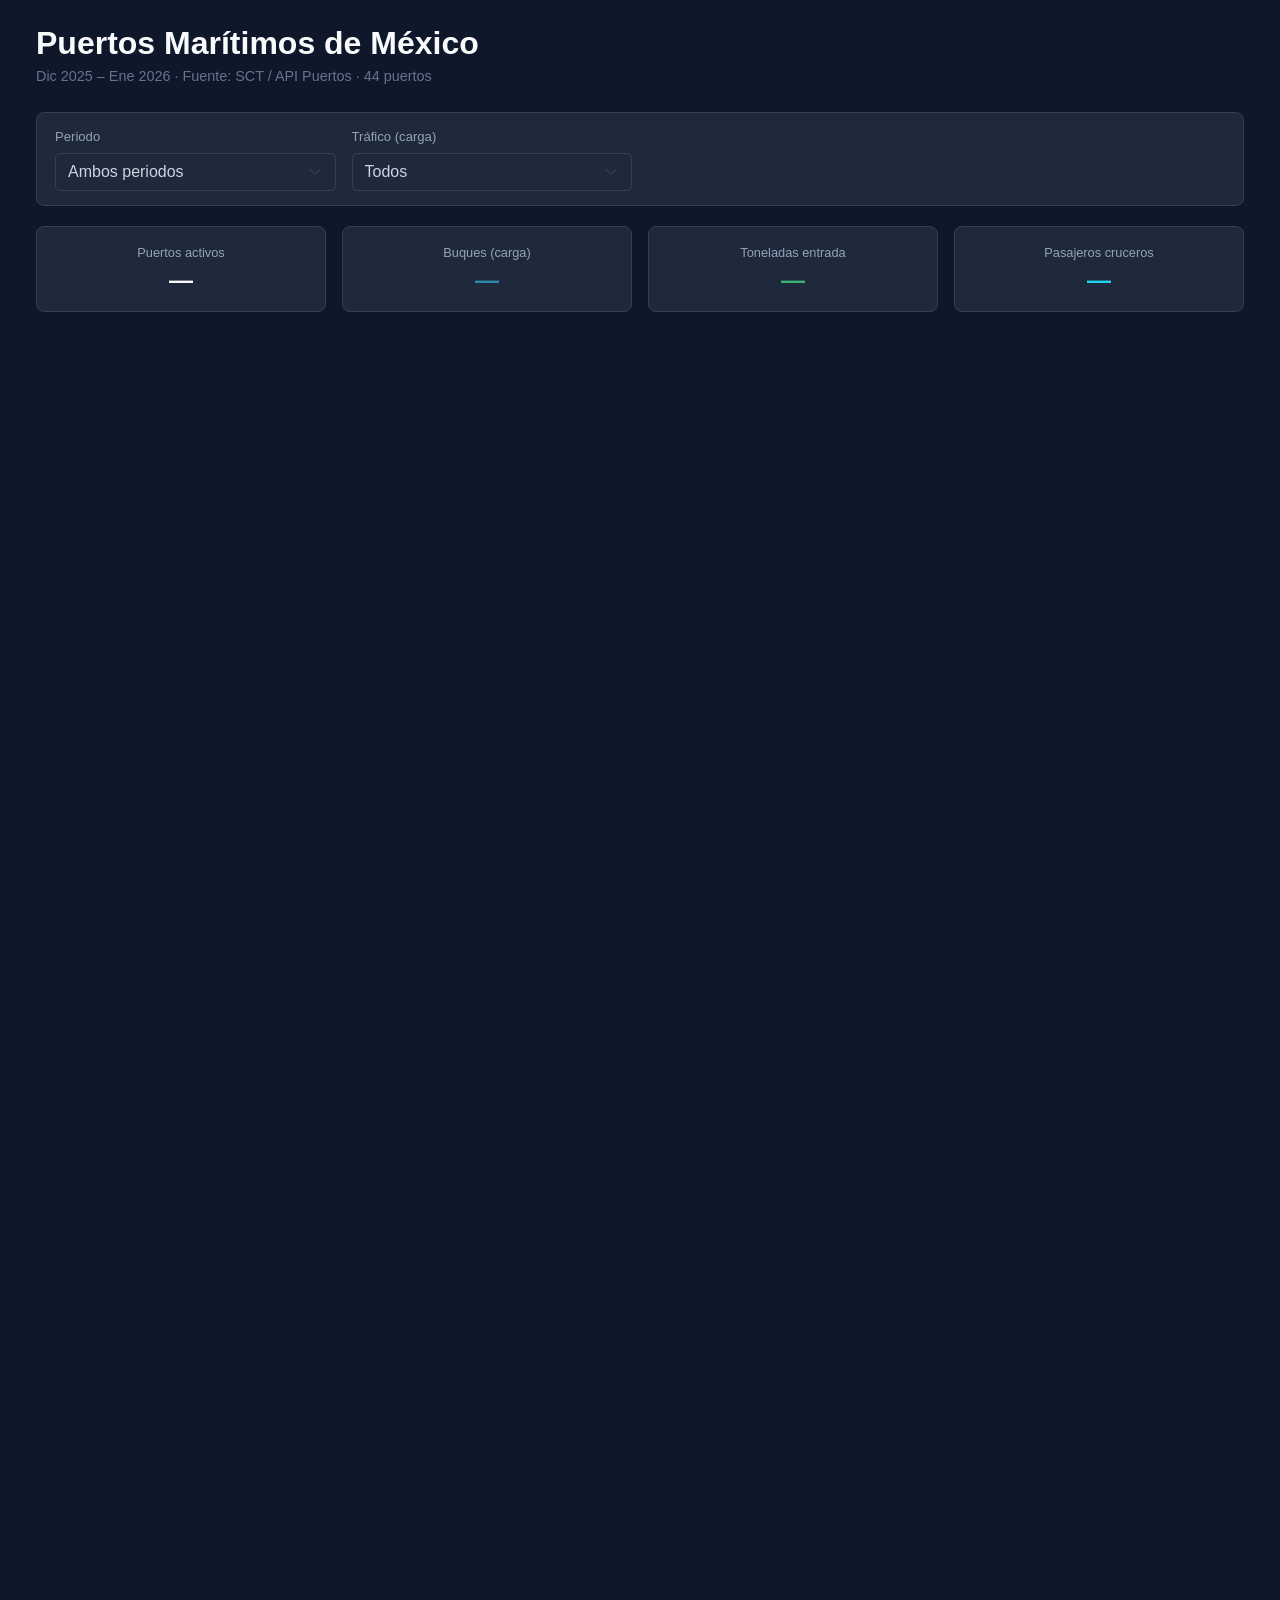
<file: site/puertos.html>
<!DOCTYPE html>
<html lang="es">
<head>
  <meta charset="UTF-8">
  <meta name="viewport" content="width=device-width, initial-scale=1.0">
  <title>Puertos Marítimos de México</title>
  <link href="https://cdn.jsdelivr.net/npm/bootstrap@5.3.3/dist/css/bootstrap.min.css"
        rel="stylesheet" crossorigin="anonymous">
  <style>
    body       { background:#0F172A; color:#CBD5E1; padding:24px;
                 font-family:-apple-system,BlinkMacSystemFont,"Segoe UI",sans-serif; }
    .kpi-card  { background:#1E293B; border:1px solid #334155; border-radius:8px;
                 padding:16px; text-align:center; }
    .kpi-label { color:#94A3B8; font-size:.8rem; margin-bottom:4px; }
    .kpi-value { font-weight:700; margin:0; font-size:1.5rem; }
    .filter-box { background:#1E293B; border:1px solid #334155; border-radius:8px;
                   padding:14px 18px; margin-bottom:20px; }
    .filter-label { color:#94A3B8; font-size:.82rem; margin-bottom:6px; display:block; }
    .dark-select { background-color:#1E293B!important; border-color:#334155!important;
                    color:#CBD5E1!important; }
    .dark-select:focus { border-color:#2E86AB!important;
                          box-shadow:0 0 0 .2rem rgba(46,134,171,.25)!important; }
    .dark-select option { background:#1E293B; color:#CBD5E1; }
  </style>
</head>
<body>
<div class="container-fluid">

  <div class="mb-4">
    <h2 style="color:#F8FAFC;font-weight:700;margin-bottom:4px;">Puertos Marítimos de México</h2>
    <p style="color:#64748B;font-size:.9rem;">Dic 2025 – Ene 2026 · Fuente: SCT / API Puertos · 44 puertos</p>
  </div>

  <!-- Filters -->
  <div class="filter-box">
    <div class="row g-3">
      <div class="col-12 col-md-3">
        <label class="filter-label">Periodo</label>
        <select id="dd-periodo" class="form-select dark-select">
          <option value="todos">Ambos periodos</option>
          <option value="dic2025">Dic 2025</option>
          <option value="ene2026">Ene 2026</option>
        </select>
      </div>
      <div class="col-12 col-md-3">
        <label class="filter-label">Tráfico (carga)</label>
        <select id="dd-trafico" class="form-select dark-select">
          <option value="todos">Todos</option>
          <option value="Altura">Altura</option>
          <option value="Cabotaje">Cabotaje</option>
          <option value="Transbordo">Transbordo</option>
        </select>
      </div>
    </div>
  </div>

  <!-- KPIs -->
  <div class="row g-3 mb-4">
    <div class="col-3">
  <div class="kpi-card">
    <p class="kpi-label">Puertos activos</p>
    <h3 class="kpi-value" id="kpi-puertos" style="color:#F8FAFC">—</h3>
  </div>
</div>
    <div class="col-3">
  <div class="kpi-card">
    <p class="kpi-label">Buques (carga)</p>
    <h3 class="kpi-value" id="kpi-buques" style="color:#2E86AB">—</h3>
  </div>
</div>
    <div class="col-3">
  <div class="kpi-card">
    <p class="kpi-label">Toneladas entrada</p>
    <h3 class="kpi-value" id="kpi-toneladas" style="color:#3BB273">—</h3>
  </div>
</div>
    <div class="col-3">
  <div class="kpi-card">
    <p class="kpi-label">Pasajeros cruceros</p>
    <h3 class="kpi-value" id="kpi-pasajeros" style="color:#22D3EE">—</h3>
  </div>
</div>
  </div>

  <!-- Charts row 1 -->
  <div class="row g-3"><div class="col-6 mb-3"><div>                        <script>window.PlotlyConfig = {MathJaxConfig: 'local'};</script>
        <script charset="utf-8" src="https://cdn.plot.ly/plotly-3.5.0.min.js" integrity="sha256-fHbNLP+GlIXN+efbQec78UkemUz3NJp7UmfGxC1tNxs=" crossorigin="anonymous"></script>                <div id="g-buques" class="plotly-graph-div" style="height:500px; width:100%;"></div>            <script>                window.PLOTLYENV=window.PLOTLYENV || {};                                if (document.getElementById("g-buques")) {                    Plotly.newPlot(                        "g-buques",                        [{"marker":{"color":"#2E86AB"},"orientation":"h","text":["66","70","102","110","121","122","123","129","158","177","358","429","446","503","556"],"textposition":"outside","x":[66.0,70.0,102.0,110.0,121.0,122.0,123.0,129.0,158.0,177.0,358.0,429.0,446.0,503.0,556.0],"y":["GUAYMAS, SON.","ISLA DE CEDROS, B.C.","TAMPICO, TAMPS.","MAZATLAN, SIN.","TUXPAN, VER.","ENSENADA, B.C.","CD. DEL CARMEN, CAMP.","PROGRESO, YUC.","COATZACOALCOS, VER.","PICHILINGUE, B.C.S.","ALTAMIRA, TAMPS.","VERACRUZ, VER.","LAZARO CARDENAS, MICH.","MANZANILLO, COL.","DOS BOCAS, TAB."],"type":"bar"}],                        {"template":{"data":{"histogram2dcontour":[{"type":"histogram2dcontour","colorbar":{"outlinewidth":0,"ticks":""},"colorscale":[[0.0,"#0d0887"],[0.1111111111111111,"#46039f"],[0.2222222222222222,"#7201a8"],[0.3333333333333333,"#9c179e"],[0.4444444444444444,"#bd3786"],[0.5555555555555556,"#d8576b"],[0.6666666666666666,"#ed7953"],[0.7777777777777778,"#fb9f3a"],[0.8888888888888888,"#fdca26"],[1.0,"#f0f921"]]}],"choropleth":[{"type":"choropleth","colorbar":{"outlinewidth":0,"ticks":""}}],"histogram2d":[{"type":"histogram2d","colorbar":{"outlinewidth":0,"ticks":""},"colorscale":[[0.0,"#0d0887"],[0.1111111111111111,"#46039f"],[0.2222222222222222,"#7201a8"],[0.3333333333333333,"#9c179e"],[0.4444444444444444,"#bd3786"],[0.5555555555555556,"#d8576b"],[0.6666666666666666,"#ed7953"],[0.7777777777777778,"#fb9f3a"],[0.8888888888888888,"#fdca26"],[1.0,"#f0f921"]]}],"heatmap":[{"type":"heatmap","colorbar":{"outlinewidth":0,"ticks":""},"colorscale":[[0.0,"#0d0887"],[0.1111111111111111,"#46039f"],[0.2222222222222222,"#7201a8"],[0.3333333333333333,"#9c179e"],[0.4444444444444444,"#bd3786"],[0.5555555555555556,"#d8576b"],[0.6666666666666666,"#ed7953"],[0.7777777777777778,"#fb9f3a"],[0.8888888888888888,"#fdca26"],[1.0,"#f0f921"]]}],"contourcarpet":[{"type":"contourcarpet","colorbar":{"outlinewidth":0,"ticks":""}}],"contour":[{"type":"contour","colorbar":{"outlinewidth":0,"ticks":""},"colorscale":[[0.0,"#0d0887"],[0.1111111111111111,"#46039f"],[0.2222222222222222,"#7201a8"],[0.3333333333333333,"#9c179e"],[0.4444444444444444,"#bd3786"],[0.5555555555555556,"#d8576b"],[0.6666666666666666,"#ed7953"],[0.7777777777777778,"#fb9f3a"],[0.8888888888888888,"#fdca26"],[1.0,"#f0f921"]]}],"surface":[{"type":"surface","colorbar":{"outlinewidth":0,"ticks":""},"colorscale":[[0.0,"#0d0887"],[0.1111111111111111,"#46039f"],[0.2222222222222222,"#7201a8"],[0.3333333333333333,"#9c179e"],[0.4444444444444444,"#bd3786"],[0.5555555555555556,"#d8576b"],[0.6666666666666666,"#ed7953"],[0.7777777777777778,"#fb9f3a"],[0.8888888888888888,"#fdca26"],[1.0,"#f0f921"]]}],"mesh3d":[{"type":"mesh3d","colorbar":{"outlinewidth":0,"ticks":""}}],"scatter":[{"fillpattern":{"fillmode":"overlay","size":10,"solidity":0.2},"type":"scatter"}],"parcoords":[{"type":"parcoords","line":{"colorbar":{"outlinewidth":0,"ticks":""}}}],"scatterpolargl":[{"type":"scatterpolargl","marker":{"colorbar":{"outlinewidth":0,"ticks":""}}}],"bar":[{"error_x":{"color":"#2a3f5f"},"error_y":{"color":"#2a3f5f"},"marker":{"line":{"color":"#E5ECF6","width":0.5},"pattern":{"fillmode":"overlay","size":10,"solidity":0.2}},"type":"bar"}],"scattergeo":[{"type":"scattergeo","marker":{"colorbar":{"outlinewidth":0,"ticks":""}}}],"scatterpolar":[{"type":"scatterpolar","marker":{"colorbar":{"outlinewidth":0,"ticks":""}}}],"histogram":[{"marker":{"pattern":{"fillmode":"overlay","size":10,"solidity":0.2}},"type":"histogram"}],"scattergl":[{"type":"scattergl","marker":{"colorbar":{"outlinewidth":0,"ticks":""}}}],"scatter3d":[{"type":"scatter3d","line":{"colorbar":{"outlinewidth":0,"ticks":""}},"marker":{"colorbar":{"outlinewidth":0,"ticks":""}}}],"scattermap":[{"type":"scattermap","marker":{"colorbar":{"outlinewidth":0,"ticks":""}}}],"scattermapbox":[{"type":"scattermapbox","marker":{"colorbar":{"outlinewidth":0,"ticks":""}}}],"scatterternary":[{"type":"scatterternary","marker":{"colorbar":{"outlinewidth":0,"ticks":""}}}],"scattercarpet":[{"type":"scattercarpet","marker":{"colorbar":{"outlinewidth":0,"ticks":""}}}],"carpet":[{"aaxis":{"endlinecolor":"#2a3f5f","gridcolor":"white","linecolor":"white","minorgridcolor":"white","startlinecolor":"#2a3f5f"},"baxis":{"endlinecolor":"#2a3f5f","gridcolor":"white","linecolor":"white","minorgridcolor":"white","startlinecolor":"#2a3f5f"},"type":"carpet"}],"table":[{"cells":{"fill":{"color":"#EBF0F8"},"line":{"color":"white"}},"header":{"fill":{"color":"#C8D4E3"},"line":{"color":"white"}},"type":"table"}],"barpolar":[{"marker":{"line":{"color":"#E5ECF6","width":0.5},"pattern":{"fillmode":"overlay","size":10,"solidity":0.2}},"type":"barpolar"}],"pie":[{"automargin":true,"type":"pie"}]},"layout":{"autotypenumbers":"strict","colorway":["#636efa","#EF553B","#00cc96","#ab63fa","#FFA15A","#19d3f3","#FF6692","#B6E880","#FF97FF","#FECB52"],"font":{"color":"#2a3f5f"},"hovermode":"closest","hoverlabel":{"align":"left"},"paper_bgcolor":"white","plot_bgcolor":"#E5ECF6","polar":{"bgcolor":"#E5ECF6","angularaxis":{"gridcolor":"white","linecolor":"white","ticks":""},"radialaxis":{"gridcolor":"white","linecolor":"white","ticks":""}},"ternary":{"bgcolor":"#E5ECF6","aaxis":{"gridcolor":"white","linecolor":"white","ticks":""},"baxis":{"gridcolor":"white","linecolor":"white","ticks":""},"caxis":{"gridcolor":"white","linecolor":"white","ticks":""}},"coloraxis":{"colorbar":{"outlinewidth":0,"ticks":""}},"colorscale":{"sequential":[[0.0,"#0d0887"],[0.1111111111111111,"#46039f"],[0.2222222222222222,"#7201a8"],[0.3333333333333333,"#9c179e"],[0.4444444444444444,"#bd3786"],[0.5555555555555556,"#d8576b"],[0.6666666666666666,"#ed7953"],[0.7777777777777778,"#fb9f3a"],[0.8888888888888888,"#fdca26"],[1.0,"#f0f921"]],"sequentialminus":[[0.0,"#0d0887"],[0.1111111111111111,"#46039f"],[0.2222222222222222,"#7201a8"],[0.3333333333333333,"#9c179e"],[0.4444444444444444,"#bd3786"],[0.5555555555555556,"#d8576b"],[0.6666666666666666,"#ed7953"],[0.7777777777777778,"#fb9f3a"],[0.8888888888888888,"#fdca26"],[1.0,"#f0f921"]],"diverging":[[0,"#8e0152"],[0.1,"#c51b7d"],[0.2,"#de77ae"],[0.3,"#f1b6da"],[0.4,"#fde0ef"],[0.5,"#f7f7f7"],[0.6,"#e6f5d0"],[0.7,"#b8e186"],[0.8,"#7fbc41"],[0.9,"#4d9221"],[1,"#276419"]]},"xaxis":{"gridcolor":"white","linecolor":"white","ticks":"","title":{"standoff":15},"zerolinecolor":"white","automargin":true,"zerolinewidth":2},"yaxis":{"gridcolor":"white","linecolor":"white","ticks":"","title":{"standoff":15},"zerolinecolor":"white","automargin":true,"zerolinewidth":2},"scene":{"xaxis":{"backgroundcolor":"#E5ECF6","gridcolor":"white","linecolor":"white","showbackground":true,"ticks":"","zerolinecolor":"white","gridwidth":2},"yaxis":{"backgroundcolor":"#E5ECF6","gridcolor":"white","linecolor":"white","showbackground":true,"ticks":"","zerolinecolor":"white","gridwidth":2},"zaxis":{"backgroundcolor":"#E5ECF6","gridcolor":"white","linecolor":"white","showbackground":true,"ticks":"","zerolinecolor":"white","gridwidth":2}},"shapedefaults":{"line":{"color":"#2a3f5f"}},"annotationdefaults":{"arrowcolor":"#2a3f5f","arrowhead":0,"arrowwidth":1},"geo":{"bgcolor":"white","landcolor":"#E5ECF6","subunitcolor":"white","showland":true,"showlakes":true,"lakecolor":"white"},"title":{"x":0.05},"mapbox":{"style":"light"}}},"margin":{"l":10,"r":60,"t":40,"b":20},"font":{"color":"#CBD5E1"},"xaxis":{"gridcolor":"#334155"},"yaxis":{"gridcolor":"#334155"},"title":{"text":"Top puertos por buques"},"height":500,"paper_bgcolor":"rgba(0,0,0,0)","plot_bgcolor":"rgba(0,0,0,0)"},                        {"responsive": true, "displayModeBar": false}                    )                };            </script>        </div></div><div class="col-6 mb-3"><div>                            <div id="g-tipo-carga" class="plotly-graph-div" style="height:500px; width:100%;"></div>            <script>                window.PLOTLYENV=window.PLOTLYENV || {};                                if (document.getElementById("g-tipo-carga")) {                    Plotly.newPlot(                        "g-tipo-carga",                        [{"customdata":[1.0,6.0,13.0,8.0,4.0,41.0,1.0,8.0],"hovertemplate":"\u003cb\u003eAgricola\u003c\u002fb\u003e: %{x:.1f}%  (n=%{customdata[0]:,.0f})\u003cextra\u003e\u003c\u002fextra\u003e","insidetextanchor":"middle","marker":{"color":"#3BB273"},"name":"Agricola","orientation":"h","text":["1%","5%","10%","5%","1%","10%","0%","2%"],"textposition":"inside","x":[1.0,5.0,10.1,5.1,1.1,9.6,0.2,1.6],"y":["TAMPICO, TAMPS.","TUXPAN, VER.","PROGRESO, YUC.","COATZACOALCOS, VER.","ALTAMIRA, TAMPS.","VERACRUZ, VER.","LAZARO CARDENAS, MICH.","MANZANILLO, COL."],"type":"bar"},{"customdata":[8.0,20.0,22.0,20.0,72.0,72.0,16.0,166.0,194.0,236.0,337.0,402.0],"hovertemplate":"\u003cb\u003eContenerizada\u003c\u002fb\u003e: %{x:.1f}%  (n=%{customdata[0]:,.0f})\u003cextra\u003e\u003c\u002fextra\u003e","insidetextanchor":"middle","marker":{"color":"#2E86AB"},"name":"Contenerizada","orientation":"h","text":["12%","20%","20%","16%","59%","56%","10%","94%","54%","55%","76%","80%"],"textposition":"inside","x":[12.1,19.6,20.0,16.5,59.0,55.8,10.1,93.8,54.2,55.0,75.6,79.9],"y":["GUAYMAS, SON.","TAMPICO, TAMPS.","MAZATLAN, SIN.","TUXPAN, VER.","ENSENADA, B.C.","PROGRESO, YUC.","COATZACOALCOS, VER.","PICHILINGUE, B.C.S.","ALTAMIRA, TAMPS.","VERACRUZ, VER.","LAZARO CARDENAS, MICH.","MANZANILLO, COL."],"type":"bar"},{"customdata":[22.0,70.0,13.0,32.0,15.0,11.0,8.0,27.0,18.0,27.0,24.0,9.0],"hovertemplate":"\u003cb\u003eMineral\u003c\u002fb\u003e: %{x:.1f}%  (n=%{customdata[0]:,.0f})\u003cextra\u003e\u003c\u002fextra\u003e","insidetextanchor":"middle","marker":{"color":"#94A3B8"},"name":"Mineral","orientation":"h","text":["33%","100%","13%","26%","12%","7%","4%","8%","4%","6%","5%","2%"],"textposition":"inside","x":[33.3,100.0,12.7,26.2,11.6,7.0,4.5,7.5,4.2,6.1,4.8,1.6],"y":["GUAYMAS, SON.","ISLA DE CEDROS, B.C.","TAMPICO, TAMPS.","ENSENADA, B.C.","PROGRESO, YUC.","COATZACOALCOS, VER.","PICHILINGUE, B.C.S.","ALTAMIRA, TAMPS.","VERACRUZ, VER.","LAZARO CARDENAS, MICH.","MANZANILLO, COL.","DOS BOCAS, TAB."],"type":"bar"},{"customdata":[1.0,23.0,41.0,1.0,50.0,21.0,3.0,65.0],"hovertemplate":"\u003cb\u003eOtros F.\u003c\u002fb\u003e: %{x:.1f}%  (n=%{customdata[0]:,.0f})\u003cextra\u003e\u003c\u002fextra\u003e","insidetextanchor":"middle","marker":{"color":"#F4A261"},"name":"Otros F.","orientation":"h","text":["1%","19%","26%","1%","14%","5%","1%","12%"],"textposition":"inside","x":[1.0,19.0,25.9,0.6,14.0,4.9,0.7,11.7],"y":["TAMPICO, TAMPS.","TUXPAN, VER.","COATZACOALCOS, VER.","PICHILINGUE, B.C.S.","ALTAMIRA, TAMPS.","VERACRUZ, VER.","LAZARO CARDENAS, MICH.","DOS BOCAS, TAB."],"type":"bar"},{"customdata":[35.0,57.0,32.0,67.0,22.0,72.0,29.0,10.0,38.0,50.0],"hovertemplate":"\u003cb\u003ePetroleo\u003c\u002fb\u003e: %{x:.1f}%  (n=%{customdata[0]:,.0f})\u003cextra\u003e\u003c\u002fextra\u003e","insidetextanchor":"middle","marker":{"color":"#E84855"},"name":"Petroleo","orientation":"h","text":["53%","56%","29%","55%","17%","46%","7%","2%","8%","9%"],"textposition":"inside","x":[53.0,55.9,29.1,55.4,17.1,45.6,6.8,2.2,7.6,9.0],"y":["GUAYMAS, SON.","TAMPICO, TAMPS.","MAZATLAN, SIN.","TUXPAN, VER.","PROGRESO, YUC.","COATZACOALCOS, VER.","VERACRUZ, VER.","LAZARO CARDENAS, MICH.","MANZANILLO, COL.","DOS BOCAS, TAB."],"type":"bar"},{"customdata":[1.0,10.0,56.0,5.0,18.0,123.0,7.0,10.0,2.0,83.0,84.0,68.0,31.0,432.0],"hovertemplate":"\u003cb\u003eSuelta\u003c\u002fb\u003e: %{x:.1f}%  (n=%{customdata[0]:,.0f})\u003cextra\u003e\u003c\u002fextra\u003e","insidetextanchor":"middle","marker":{"color":"#9B59B6"},"name":"Suelta","orientation":"h","text":["2%","10%","51%","4%","15%","100%","5%","6%","1%","23%","20%","15%","6%","78%"],"textposition":"inside","x":[1.5,9.8,50.9,4.1,14.8,100.0,5.4,6.3,1.1,23.2,19.6,15.2,6.2,77.7],"y":["GUAYMAS, SON.","TAMPICO, TAMPS.","MAZATLAN, SIN.","TUXPAN, VER.","ENSENADA, B.C.","CD. DEL CARMEN, CAMP.","PROGRESO, YUC.","COATZACOALCOS, VER.","PICHILINGUE, B.C.S.","ALTAMIRA, TAMPS.","VERACRUZ, VER.","LAZARO CARDENAS, MICH.","MANZANILLO, COL.","DOS BOCAS, TAB."],"type":"bar"}],                        {"template":{"data":{"histogram2dcontour":[{"type":"histogram2dcontour","colorbar":{"outlinewidth":0,"ticks":""},"colorscale":[[0.0,"#0d0887"],[0.1111111111111111,"#46039f"],[0.2222222222222222,"#7201a8"],[0.3333333333333333,"#9c179e"],[0.4444444444444444,"#bd3786"],[0.5555555555555556,"#d8576b"],[0.6666666666666666,"#ed7953"],[0.7777777777777778,"#fb9f3a"],[0.8888888888888888,"#fdca26"],[1.0,"#f0f921"]]}],"choropleth":[{"type":"choropleth","colorbar":{"outlinewidth":0,"ticks":""}}],"histogram2d":[{"type":"histogram2d","colorbar":{"outlinewidth":0,"ticks":""},"colorscale":[[0.0,"#0d0887"],[0.1111111111111111,"#46039f"],[0.2222222222222222,"#7201a8"],[0.3333333333333333,"#9c179e"],[0.4444444444444444,"#bd3786"],[0.5555555555555556,"#d8576b"],[0.6666666666666666,"#ed7953"],[0.7777777777777778,"#fb9f3a"],[0.8888888888888888,"#fdca26"],[1.0,"#f0f921"]]}],"heatmap":[{"type":"heatmap","colorbar":{"outlinewidth":0,"ticks":""},"colorscale":[[0.0,"#0d0887"],[0.1111111111111111,"#46039f"],[0.2222222222222222,"#7201a8"],[0.3333333333333333,"#9c179e"],[0.4444444444444444,"#bd3786"],[0.5555555555555556,"#d8576b"],[0.6666666666666666,"#ed7953"],[0.7777777777777778,"#fb9f3a"],[0.8888888888888888,"#fdca26"],[1.0,"#f0f921"]]}],"contourcarpet":[{"type":"contourcarpet","colorbar":{"outlinewidth":0,"ticks":""}}],"contour":[{"type":"contour","colorbar":{"outlinewidth":0,"ticks":""},"colorscale":[[0.0,"#0d0887"],[0.1111111111111111,"#46039f"],[0.2222222222222222,"#7201a8"],[0.3333333333333333,"#9c179e"],[0.4444444444444444,"#bd3786"],[0.5555555555555556,"#d8576b"],[0.6666666666666666,"#ed7953"],[0.7777777777777778,"#fb9f3a"],[0.8888888888888888,"#fdca26"],[1.0,"#f0f921"]]}],"surface":[{"type":"surface","colorbar":{"outlinewidth":0,"ticks":""},"colorscale":[[0.0,"#0d0887"],[0.1111111111111111,"#46039f"],[0.2222222222222222,"#7201a8"],[0.3333333333333333,"#9c179e"],[0.4444444444444444,"#bd3786"],[0.5555555555555556,"#d8576b"],[0.6666666666666666,"#ed7953"],[0.7777777777777778,"#fb9f3a"],[0.8888888888888888,"#fdca26"],[1.0,"#f0f921"]]}],"mesh3d":[{"type":"mesh3d","colorbar":{"outlinewidth":0,"ticks":""}}],"scatter":[{"fillpattern":{"fillmode":"overlay","size":10,"solidity":0.2},"type":"scatter"}],"parcoords":[{"type":"parcoords","line":{"colorbar":{"outlinewidth":0,"ticks":""}}}],"scatterpolargl":[{"type":"scatterpolargl","marker":{"colorbar":{"outlinewidth":0,"ticks":""}}}],"bar":[{"error_x":{"color":"#2a3f5f"},"error_y":{"color":"#2a3f5f"},"marker":{"line":{"color":"#E5ECF6","width":0.5},"pattern":{"fillmode":"overlay","size":10,"solidity":0.2}},"type":"bar"}],"scattergeo":[{"type":"scattergeo","marker":{"colorbar":{"outlinewidth":0,"ticks":""}}}],"scatterpolar":[{"type":"scatterpolar","marker":{"colorbar":{"outlinewidth":0,"ticks":""}}}],"histogram":[{"marker":{"pattern":{"fillmode":"overlay","size":10,"solidity":0.2}},"type":"histogram"}],"scattergl":[{"type":"scattergl","marker":{"colorbar":{"outlinewidth":0,"ticks":""}}}],"scatter3d":[{"type":"scatter3d","line":{"colorbar":{"outlinewidth":0,"ticks":""}},"marker":{"colorbar":{"outlinewidth":0,"ticks":""}}}],"scattermap":[{"type":"scattermap","marker":{"colorbar":{"outlinewidth":0,"ticks":""}}}],"scattermapbox":[{"type":"scattermapbox","marker":{"colorbar":{"outlinewidth":0,"ticks":""}}}],"scatterternary":[{"type":"scatterternary","marker":{"colorbar":{"outlinewidth":0,"ticks":""}}}],"scattercarpet":[{"type":"scattercarpet","marker":{"colorbar":{"outlinewidth":0,"ticks":""}}}],"carpet":[{"aaxis":{"endlinecolor":"#2a3f5f","gridcolor":"white","linecolor":"white","minorgridcolor":"white","startlinecolor":"#2a3f5f"},"baxis":{"endlinecolor":"#2a3f5f","gridcolor":"white","linecolor":"white","minorgridcolor":"white","startlinecolor":"#2a3f5f"},"type":"carpet"}],"table":[{"cells":{"fill":{"color":"#EBF0F8"},"line":{"color":"white"}},"header":{"fill":{"color":"#C8D4E3"},"line":{"color":"white"}},"type":"table"}],"barpolar":[{"marker":{"line":{"color":"#E5ECF6","width":0.5},"pattern":{"fillmode":"overlay","size":10,"solidity":0.2}},"type":"barpolar"}],"pie":[{"automargin":true,"type":"pie"}]},"layout":{"autotypenumbers":"strict","colorway":["#636efa","#EF553B","#00cc96","#ab63fa","#FFA15A","#19d3f3","#FF6692","#B6E880","#FF97FF","#FECB52"],"font":{"color":"#2a3f5f"},"hovermode":"closest","hoverlabel":{"align":"left"},"paper_bgcolor":"white","plot_bgcolor":"#E5ECF6","polar":{"bgcolor":"#E5ECF6","angularaxis":{"gridcolor":"white","linecolor":"white","ticks":""},"radialaxis":{"gridcolor":"white","linecolor":"white","ticks":""}},"ternary":{"bgcolor":"#E5ECF6","aaxis":{"gridcolor":"white","linecolor":"white","ticks":""},"baxis":{"gridcolor":"white","linecolor":"white","ticks":""},"caxis":{"gridcolor":"white","linecolor":"white","ticks":""}},"coloraxis":{"colorbar":{"outlinewidth":0,"ticks":""}},"colorscale":{"sequential":[[0.0,"#0d0887"],[0.1111111111111111,"#46039f"],[0.2222222222222222,"#7201a8"],[0.3333333333333333,"#9c179e"],[0.4444444444444444,"#bd3786"],[0.5555555555555556,"#d8576b"],[0.6666666666666666,"#ed7953"],[0.7777777777777778,"#fb9f3a"],[0.8888888888888888,"#fdca26"],[1.0,"#f0f921"]],"sequentialminus":[[0.0,"#0d0887"],[0.1111111111111111,"#46039f"],[0.2222222222222222,"#7201a8"],[0.3333333333333333,"#9c179e"],[0.4444444444444444,"#bd3786"],[0.5555555555555556,"#d8576b"],[0.6666666666666666,"#ed7953"],[0.7777777777777778,"#fb9f3a"],[0.8888888888888888,"#fdca26"],[1.0,"#f0f921"]],"diverging":[[0,"#8e0152"],[0.1,"#c51b7d"],[0.2,"#de77ae"],[0.3,"#f1b6da"],[0.4,"#fde0ef"],[0.5,"#f7f7f7"],[0.6,"#e6f5d0"],[0.7,"#b8e186"],[0.8,"#7fbc41"],[0.9,"#4d9221"],[1,"#276419"]]},"xaxis":{"gridcolor":"white","linecolor":"white","ticks":"","title":{"standoff":15},"zerolinecolor":"white","automargin":true,"zerolinewidth":2},"yaxis":{"gridcolor":"white","linecolor":"white","ticks":"","title":{"standoff":15},"zerolinecolor":"white","automargin":true,"zerolinewidth":2},"scene":{"xaxis":{"backgroundcolor":"#E5ECF6","gridcolor":"white","linecolor":"white","showbackground":true,"ticks":"","zerolinecolor":"white","gridwidth":2},"yaxis":{"backgroundcolor":"#E5ECF6","gridcolor":"white","linecolor":"white","showbackground":true,"ticks":"","zerolinecolor":"white","gridwidth":2},"zaxis":{"backgroundcolor":"#E5ECF6","gridcolor":"white","linecolor":"white","showbackground":true,"ticks":"","zerolinecolor":"white","gridwidth":2}},"shapedefaults":{"line":{"color":"#2a3f5f"}},"annotationdefaults":{"arrowcolor":"#2a3f5f","arrowhead":0,"arrowwidth":1},"geo":{"bgcolor":"white","landcolor":"#E5ECF6","subunitcolor":"white","showland":true,"showlakes":true,"lakecolor":"white"},"title":{"x":0.05},"mapbox":{"style":"light"}}},"xaxis":{"range":[0,100],"visible":false,"gridcolor":"#334155"},"yaxis":{"gridcolor":"#334155"},"margin":{"l":10,"r":10,"t":40,"b":20},"legend":{"orientation":"h","y":-0.12,"x":0},"font":{"color":"#CBD5E1"},"barmode":"stack","title":{"text":"Tipo de carga por puerto (% buques)"},"height":500,"paper_bgcolor":"rgba(0,0,0,0)","plot_bgcolor":"rgba(0,0,0,0)"},                        {"responsive": true, "displayModeBar": false}                    )                };            </script>        </div></div></div>
  <!-- Charts row 2 -->
  <div class="row g-3"><div class="col-6 mb-3"><div>                            <div id="g-toneladas" class="plotly-graph-div" style="height:500px; width:100%;"></div>            <script>                window.PLOTLYENV=window.PLOTLYENV || {};                                if (document.getElementById("g-toneladas")) {                    Plotly.newPlot(                        "g-toneladas",                        [{"marker":{"color":"#3BB273"},"orientation":"h","text":["430K","444K","462K","474K","518K","556K","661K","676K","1,193K","1,479K","2,531K","2,558K","4,897K","4,939K","7,013K"],"textposition":"outside","x":[429.975,443.975,461.894,473.81100000000004,518.148,556.136,661.306,676.282,1192.704,1478.728,2531.253,2557.697,4896.943,4939.457,7012.9710000000005],"y":["PICHILINGUE, B.C.S.","LA PAZ, B.C.S.","ROSARITO, B.C.","GUAYMAS, SON.","ISLA DE CEDROS, B.C.","MAZATLAN, SIN.","ENSENADA, B.C.","TOPOLOBAMPO, SIN.","PROGRESO, YUC.","COATZACOALCOS, VER.","TUXPAN, VER.","ALTAMIRA, TAMPS.","LAZARO CARDENAS, MICH.","VERACRUZ, VER.","MANZANILLO, COL."],"type":"bar"}],                        {"template":{"data":{"histogram2dcontour":[{"type":"histogram2dcontour","colorbar":{"outlinewidth":0,"ticks":""},"colorscale":[[0.0,"#0d0887"],[0.1111111111111111,"#46039f"],[0.2222222222222222,"#7201a8"],[0.3333333333333333,"#9c179e"],[0.4444444444444444,"#bd3786"],[0.5555555555555556,"#d8576b"],[0.6666666666666666,"#ed7953"],[0.7777777777777778,"#fb9f3a"],[0.8888888888888888,"#fdca26"],[1.0,"#f0f921"]]}],"choropleth":[{"type":"choropleth","colorbar":{"outlinewidth":0,"ticks":""}}],"histogram2d":[{"type":"histogram2d","colorbar":{"outlinewidth":0,"ticks":""},"colorscale":[[0.0,"#0d0887"],[0.1111111111111111,"#46039f"],[0.2222222222222222,"#7201a8"],[0.3333333333333333,"#9c179e"],[0.4444444444444444,"#bd3786"],[0.5555555555555556,"#d8576b"],[0.6666666666666666,"#ed7953"],[0.7777777777777778,"#fb9f3a"],[0.8888888888888888,"#fdca26"],[1.0,"#f0f921"]]}],"heatmap":[{"type":"heatmap","colorbar":{"outlinewidth":0,"ticks":""},"colorscale":[[0.0,"#0d0887"],[0.1111111111111111,"#46039f"],[0.2222222222222222,"#7201a8"],[0.3333333333333333,"#9c179e"],[0.4444444444444444,"#bd3786"],[0.5555555555555556,"#d8576b"],[0.6666666666666666,"#ed7953"],[0.7777777777777778,"#fb9f3a"],[0.8888888888888888,"#fdca26"],[1.0,"#f0f921"]]}],"contourcarpet":[{"type":"contourcarpet","colorbar":{"outlinewidth":0,"ticks":""}}],"contour":[{"type":"contour","colorbar":{"outlinewidth":0,"ticks":""},"colorscale":[[0.0,"#0d0887"],[0.1111111111111111,"#46039f"],[0.2222222222222222,"#7201a8"],[0.3333333333333333,"#9c179e"],[0.4444444444444444,"#bd3786"],[0.5555555555555556,"#d8576b"],[0.6666666666666666,"#ed7953"],[0.7777777777777778,"#fb9f3a"],[0.8888888888888888,"#fdca26"],[1.0,"#f0f921"]]}],"surface":[{"type":"surface","colorbar":{"outlinewidth":0,"ticks":""},"colorscale":[[0.0,"#0d0887"],[0.1111111111111111,"#46039f"],[0.2222222222222222,"#7201a8"],[0.3333333333333333,"#9c179e"],[0.4444444444444444,"#bd3786"],[0.5555555555555556,"#d8576b"],[0.6666666666666666,"#ed7953"],[0.7777777777777778,"#fb9f3a"],[0.8888888888888888,"#fdca26"],[1.0,"#f0f921"]]}],"mesh3d":[{"type":"mesh3d","colorbar":{"outlinewidth":0,"ticks":""}}],"scatter":[{"fillpattern":{"fillmode":"overlay","size":10,"solidity":0.2},"type":"scatter"}],"parcoords":[{"type":"parcoords","line":{"colorbar":{"outlinewidth":0,"ticks":""}}}],"scatterpolargl":[{"type":"scatterpolargl","marker":{"colorbar":{"outlinewidth":0,"ticks":""}}}],"bar":[{"error_x":{"color":"#2a3f5f"},"error_y":{"color":"#2a3f5f"},"marker":{"line":{"color":"#E5ECF6","width":0.5},"pattern":{"fillmode":"overlay","size":10,"solidity":0.2}},"type":"bar"}],"scattergeo":[{"type":"scattergeo","marker":{"colorbar":{"outlinewidth":0,"ticks":""}}}],"scatterpolar":[{"type":"scatterpolar","marker":{"colorbar":{"outlinewidth":0,"ticks":""}}}],"histogram":[{"marker":{"pattern":{"fillmode":"overlay","size":10,"solidity":0.2}},"type":"histogram"}],"scattergl":[{"type":"scattergl","marker":{"colorbar":{"outlinewidth":0,"ticks":""}}}],"scatter3d":[{"type":"scatter3d","line":{"colorbar":{"outlinewidth":0,"ticks":""}},"marker":{"colorbar":{"outlinewidth":0,"ticks":""}}}],"scattermap":[{"type":"scattermap","marker":{"colorbar":{"outlinewidth":0,"ticks":""}}}],"scattermapbox":[{"type":"scattermapbox","marker":{"colorbar":{"outlinewidth":0,"ticks":""}}}],"scatterternary":[{"type":"scatterternary","marker":{"colorbar":{"outlinewidth":0,"ticks":""}}}],"scattercarpet":[{"type":"scattercarpet","marker":{"colorbar":{"outlinewidth":0,"ticks":""}}}],"carpet":[{"aaxis":{"endlinecolor":"#2a3f5f","gridcolor":"white","linecolor":"white","minorgridcolor":"white","startlinecolor":"#2a3f5f"},"baxis":{"endlinecolor":"#2a3f5f","gridcolor":"white","linecolor":"white","minorgridcolor":"white","startlinecolor":"#2a3f5f"},"type":"carpet"}],"table":[{"cells":{"fill":{"color":"#EBF0F8"},"line":{"color":"white"}},"header":{"fill":{"color":"#C8D4E3"},"line":{"color":"white"}},"type":"table"}],"barpolar":[{"marker":{"line":{"color":"#E5ECF6","width":0.5},"pattern":{"fillmode":"overlay","size":10,"solidity":0.2}},"type":"barpolar"}],"pie":[{"automargin":true,"type":"pie"}]},"layout":{"autotypenumbers":"strict","colorway":["#636efa","#EF553B","#00cc96","#ab63fa","#FFA15A","#19d3f3","#FF6692","#B6E880","#FF97FF","#FECB52"],"font":{"color":"#2a3f5f"},"hovermode":"closest","hoverlabel":{"align":"left"},"paper_bgcolor":"white","plot_bgcolor":"#E5ECF6","polar":{"bgcolor":"#E5ECF6","angularaxis":{"gridcolor":"white","linecolor":"white","ticks":""},"radialaxis":{"gridcolor":"white","linecolor":"white","ticks":""}},"ternary":{"bgcolor":"#E5ECF6","aaxis":{"gridcolor":"white","linecolor":"white","ticks":""},"baxis":{"gridcolor":"white","linecolor":"white","ticks":""},"caxis":{"gridcolor":"white","linecolor":"white","ticks":""}},"coloraxis":{"colorbar":{"outlinewidth":0,"ticks":""}},"colorscale":{"sequential":[[0.0,"#0d0887"],[0.1111111111111111,"#46039f"],[0.2222222222222222,"#7201a8"],[0.3333333333333333,"#9c179e"],[0.4444444444444444,"#bd3786"],[0.5555555555555556,"#d8576b"],[0.6666666666666666,"#ed7953"],[0.7777777777777778,"#fb9f3a"],[0.8888888888888888,"#fdca26"],[1.0,"#f0f921"]],"sequentialminus":[[0.0,"#0d0887"],[0.1111111111111111,"#46039f"],[0.2222222222222222,"#7201a8"],[0.3333333333333333,"#9c179e"],[0.4444444444444444,"#bd3786"],[0.5555555555555556,"#d8576b"],[0.6666666666666666,"#ed7953"],[0.7777777777777778,"#fb9f3a"],[0.8888888888888888,"#fdca26"],[1.0,"#f0f921"]],"diverging":[[0,"#8e0152"],[0.1,"#c51b7d"],[0.2,"#de77ae"],[0.3,"#f1b6da"],[0.4,"#fde0ef"],[0.5,"#f7f7f7"],[0.6,"#e6f5d0"],[0.7,"#b8e186"],[0.8,"#7fbc41"],[0.9,"#4d9221"],[1,"#276419"]]},"xaxis":{"gridcolor":"white","linecolor":"white","ticks":"","title":{"standoff":15},"zerolinecolor":"white","automargin":true,"zerolinewidth":2},"yaxis":{"gridcolor":"white","linecolor":"white","ticks":"","title":{"standoff":15},"zerolinecolor":"white","automargin":true,"zerolinewidth":2},"scene":{"xaxis":{"backgroundcolor":"#E5ECF6","gridcolor":"white","linecolor":"white","showbackground":true,"ticks":"","zerolinecolor":"white","gridwidth":2},"yaxis":{"backgroundcolor":"#E5ECF6","gridcolor":"white","linecolor":"white","showbackground":true,"ticks":"","zerolinecolor":"white","gridwidth":2},"zaxis":{"backgroundcolor":"#E5ECF6","gridcolor":"white","linecolor":"white","showbackground":true,"ticks":"","zerolinecolor":"white","gridwidth":2}},"shapedefaults":{"line":{"color":"#2a3f5f"}},"annotationdefaults":{"arrowcolor":"#2a3f5f","arrowhead":0,"arrowwidth":1},"geo":{"bgcolor":"white","landcolor":"#E5ECF6","subunitcolor":"white","showland":true,"showlakes":true,"lakecolor":"white"},"title":{"x":0.05},"mapbox":{"style":"light"}}},"margin":{"l":10,"r":80,"t":40,"b":20},"font":{"color":"#CBD5E1"},"xaxis":{"gridcolor":"#334155"},"yaxis":{"gridcolor":"#334155"},"title":{"text":"Top puertos por toneladas de entrada (miles)"},"height":500,"paper_bgcolor":"rgba(0,0,0,0)","plot_bgcolor":"rgba(0,0,0,0)"},                        {"responsive": true, "displayModeBar": false}                    )                };            </script>        </div></div><div class="col-6 mb-3"><div>                            <div id="g-pasajeros" class="plotly-graph-div" style="height:500px; width:100%;"></div>            <script>                window.PLOTLYENV=window.PLOTLYENV || {};                                if (document.getElementById("g-pasajeros")) {                    Plotly.newPlot(                        "g-pasajeros",                        [{"marker":{"color":"#22D3EE"},"orientation":"h","text":["1.3K","1.3K","4.0K","7.4K","9.2K","14.4K","19.6K","31.5K","110.2K","116.7K","146.9K","235.3K","289.2K","517.0K","1.1M"],"textposition":"outside","x":[1299.0,1299.0,3967.0,7415.0,9240.0,14351.0,19594.0,31537.0,110170.0,116705.0,146855.0,235339.0,289219.0,517002.0,1111502.0],"y":["GUAYMAS, SON.","TOPOLOBAMPO, SIN.","ACAPULCO, GRO.","PUERTO CHIAPAS, CHIS.","HUATULCO, OAX.","MANZANILLO, COL.","LORETO, B.C.S.","PICHILINGUE, B.C.S.","PROGRESO, YUC.","MAZATLAN, SIN.","PUERTO VALLARTA, JAL.","ENSENADA, B.C.","CABO SAN LUCAS, B.C.S.","MAJAHUAL, Q. ROO","COZUMEL, Q. ROO"],"type":"bar"}],                        {"template":{"data":{"histogram2dcontour":[{"type":"histogram2dcontour","colorbar":{"outlinewidth":0,"ticks":""},"colorscale":[[0.0,"#0d0887"],[0.1111111111111111,"#46039f"],[0.2222222222222222,"#7201a8"],[0.3333333333333333,"#9c179e"],[0.4444444444444444,"#bd3786"],[0.5555555555555556,"#d8576b"],[0.6666666666666666,"#ed7953"],[0.7777777777777778,"#fb9f3a"],[0.8888888888888888,"#fdca26"],[1.0,"#f0f921"]]}],"choropleth":[{"type":"choropleth","colorbar":{"outlinewidth":0,"ticks":""}}],"histogram2d":[{"type":"histogram2d","colorbar":{"outlinewidth":0,"ticks":""},"colorscale":[[0.0,"#0d0887"],[0.1111111111111111,"#46039f"],[0.2222222222222222,"#7201a8"],[0.3333333333333333,"#9c179e"],[0.4444444444444444,"#bd3786"],[0.5555555555555556,"#d8576b"],[0.6666666666666666,"#ed7953"],[0.7777777777777778,"#fb9f3a"],[0.8888888888888888,"#fdca26"],[1.0,"#f0f921"]]}],"heatmap":[{"type":"heatmap","colorbar":{"outlinewidth":0,"ticks":""},"colorscale":[[0.0,"#0d0887"],[0.1111111111111111,"#46039f"],[0.2222222222222222,"#7201a8"],[0.3333333333333333,"#9c179e"],[0.4444444444444444,"#bd3786"],[0.5555555555555556,"#d8576b"],[0.6666666666666666,"#ed7953"],[0.7777777777777778,"#fb9f3a"],[0.8888888888888888,"#fdca26"],[1.0,"#f0f921"]]}],"contourcarpet":[{"type":"contourcarpet","colorbar":{"outlinewidth":0,"ticks":""}}],"contour":[{"type":"contour","colorbar":{"outlinewidth":0,"ticks":""},"colorscale":[[0.0,"#0d0887"],[0.1111111111111111,"#46039f"],[0.2222222222222222,"#7201a8"],[0.3333333333333333,"#9c179e"],[0.4444444444444444,"#bd3786"],[0.5555555555555556,"#d8576b"],[0.6666666666666666,"#ed7953"],[0.7777777777777778,"#fb9f3a"],[0.8888888888888888,"#fdca26"],[1.0,"#f0f921"]]}],"surface":[{"type":"surface","colorbar":{"outlinewidth":0,"ticks":""},"colorscale":[[0.0,"#0d0887"],[0.1111111111111111,"#46039f"],[0.2222222222222222,"#7201a8"],[0.3333333333333333,"#9c179e"],[0.4444444444444444,"#bd3786"],[0.5555555555555556,"#d8576b"],[0.6666666666666666,"#ed7953"],[0.7777777777777778,"#fb9f3a"],[0.8888888888888888,"#fdca26"],[1.0,"#f0f921"]]}],"mesh3d":[{"type":"mesh3d","colorbar":{"outlinewidth":0,"ticks":""}}],"scatter":[{"fillpattern":{"fillmode":"overlay","size":10,"solidity":0.2},"type":"scatter"}],"parcoords":[{"type":"parcoords","line":{"colorbar":{"outlinewidth":0,"ticks":""}}}],"scatterpolargl":[{"type":"scatterpolargl","marker":{"colorbar":{"outlinewidth":0,"ticks":""}}}],"bar":[{"error_x":{"color":"#2a3f5f"},"error_y":{"color":"#2a3f5f"},"marker":{"line":{"color":"#E5ECF6","width":0.5},"pattern":{"fillmode":"overlay","size":10,"solidity":0.2}},"type":"bar"}],"scattergeo":[{"type":"scattergeo","marker":{"colorbar":{"outlinewidth":0,"ticks":""}}}],"scatterpolar":[{"type":"scatterpolar","marker":{"colorbar":{"outlinewidth":0,"ticks":""}}}],"histogram":[{"marker":{"pattern":{"fillmode":"overlay","size":10,"solidity":0.2}},"type":"histogram"}],"scattergl":[{"type":"scattergl","marker":{"colorbar":{"outlinewidth":0,"ticks":""}}}],"scatter3d":[{"type":"scatter3d","line":{"colorbar":{"outlinewidth":0,"ticks":""}},"marker":{"colorbar":{"outlinewidth":0,"ticks":""}}}],"scattermap":[{"type":"scattermap","marker":{"colorbar":{"outlinewidth":0,"ticks":""}}}],"scattermapbox":[{"type":"scattermapbox","marker":{"colorbar":{"outlinewidth":0,"ticks":""}}}],"scatterternary":[{"type":"scatterternary","marker":{"colorbar":{"outlinewidth":0,"ticks":""}}}],"scattercarpet":[{"type":"scattercarpet","marker":{"colorbar":{"outlinewidth":0,"ticks":""}}}],"carpet":[{"aaxis":{"endlinecolor":"#2a3f5f","gridcolor":"white","linecolor":"white","minorgridcolor":"white","startlinecolor":"#2a3f5f"},"baxis":{"endlinecolor":"#2a3f5f","gridcolor":"white","linecolor":"white","minorgridcolor":"white","startlinecolor":"#2a3f5f"},"type":"carpet"}],"table":[{"cells":{"fill":{"color":"#EBF0F8"},"line":{"color":"white"}},"header":{"fill":{"color":"#C8D4E3"},"line":{"color":"white"}},"type":"table"}],"barpolar":[{"marker":{"line":{"color":"#E5ECF6","width":0.5},"pattern":{"fillmode":"overlay","size":10,"solidity":0.2}},"type":"barpolar"}],"pie":[{"automargin":true,"type":"pie"}]},"layout":{"autotypenumbers":"strict","colorway":["#636efa","#EF553B","#00cc96","#ab63fa","#FFA15A","#19d3f3","#FF6692","#B6E880","#FF97FF","#FECB52"],"font":{"color":"#2a3f5f"},"hovermode":"closest","hoverlabel":{"align":"left"},"paper_bgcolor":"white","plot_bgcolor":"#E5ECF6","polar":{"bgcolor":"#E5ECF6","angularaxis":{"gridcolor":"white","linecolor":"white","ticks":""},"radialaxis":{"gridcolor":"white","linecolor":"white","ticks":""}},"ternary":{"bgcolor":"#E5ECF6","aaxis":{"gridcolor":"white","linecolor":"white","ticks":""},"baxis":{"gridcolor":"white","linecolor":"white","ticks":""},"caxis":{"gridcolor":"white","linecolor":"white","ticks":""}},"coloraxis":{"colorbar":{"outlinewidth":0,"ticks":""}},"colorscale":{"sequential":[[0.0,"#0d0887"],[0.1111111111111111,"#46039f"],[0.2222222222222222,"#7201a8"],[0.3333333333333333,"#9c179e"],[0.4444444444444444,"#bd3786"],[0.5555555555555556,"#d8576b"],[0.6666666666666666,"#ed7953"],[0.7777777777777778,"#fb9f3a"],[0.8888888888888888,"#fdca26"],[1.0,"#f0f921"]],"sequentialminus":[[0.0,"#0d0887"],[0.1111111111111111,"#46039f"],[0.2222222222222222,"#7201a8"],[0.3333333333333333,"#9c179e"],[0.4444444444444444,"#bd3786"],[0.5555555555555556,"#d8576b"],[0.6666666666666666,"#ed7953"],[0.7777777777777778,"#fb9f3a"],[0.8888888888888888,"#fdca26"],[1.0,"#f0f921"]],"diverging":[[0,"#8e0152"],[0.1,"#c51b7d"],[0.2,"#de77ae"],[0.3,"#f1b6da"],[0.4,"#fde0ef"],[0.5,"#f7f7f7"],[0.6,"#e6f5d0"],[0.7,"#b8e186"],[0.8,"#7fbc41"],[0.9,"#4d9221"],[1,"#276419"]]},"xaxis":{"gridcolor":"white","linecolor":"white","ticks":"","title":{"standoff":15},"zerolinecolor":"white","automargin":true,"zerolinewidth":2},"yaxis":{"gridcolor":"white","linecolor":"white","ticks":"","title":{"standoff":15},"zerolinecolor":"white","automargin":true,"zerolinewidth":2},"scene":{"xaxis":{"backgroundcolor":"#E5ECF6","gridcolor":"white","linecolor":"white","showbackground":true,"ticks":"","zerolinecolor":"white","gridwidth":2},"yaxis":{"backgroundcolor":"#E5ECF6","gridcolor":"white","linecolor":"white","showbackground":true,"ticks":"","zerolinecolor":"white","gridwidth":2},"zaxis":{"backgroundcolor":"#E5ECF6","gridcolor":"white","linecolor":"white","showbackground":true,"ticks":"","zerolinecolor":"white","gridwidth":2}},"shapedefaults":{"line":{"color":"#2a3f5f"}},"annotationdefaults":{"arrowcolor":"#2a3f5f","arrowhead":0,"arrowwidth":1},"geo":{"bgcolor":"white","landcolor":"#E5ECF6","subunitcolor":"white","showland":true,"showlakes":true,"lakecolor":"white"},"title":{"x":0.05},"mapbox":{"style":"light"}}},"margin":{"l":10,"r":60,"t":40,"b":20},"font":{"color":"#CBD5E1"},"xaxis":{"gridcolor":"#334155"},"yaxis":{"gridcolor":"#334155"},"title":{"text":"Top puertos por pasajeros (cruceros)"},"height":500,"paper_bgcolor":"rgba(0,0,0,0)","plot_bgcolor":"rgba(0,0,0,0)"},                        {"responsive": true, "displayModeBar": false}                    )                };            </script>        </div></div></div>
  <!-- Charts row 3 -->
  <div class="row g-3"><div class="col-12 mb-3"><div>                            <div id="g-teus" class="plotly-graph-div" style="height:500px; width:100%;"></div>            <script>                window.PLOTLYENV=window.PLOTLYENV || {};                                if (document.getElementById("g-teus")) {                    Plotly.newPlot(                        "g-teus",                        [{"marker":{"color":"#F4A261"},"orientation":"h","text":["833","2.6K","2.7K","3.1K","5.1K","6.1K","8.9K","9.8K","14.4K","59.5K","130.2K","194.6K","464.1K","700.5K"],"textposition":"outside","x":[833.0,2552.0,2682.0,3051.0,5059.0,6088.0,8924.0,9840.0,14382.0,59519.0,130212.0,194564.0,464115.0,700535.0],"y":["PUERTO MORELOS, Q. ROO","PUERTO CHIAPAS, CHIS.","COATZACOALCOS, VER.","GUAYMAS, SON.","MAZATLAN, SIN.","TAMPICO, TAMPS.","TUXPAN, VER.","PICHILINGUE, B.C.S.","PROGRESO, YUC.","ENSENADA, B.C.","ALTAMIRA, TAMPS.","VERACRUZ, VER.","LAZARO CARDENAS, MICH.","MANZANILLO, COL."],"type":"bar"}],                        {"template":{"data":{"histogram2dcontour":[{"type":"histogram2dcontour","colorbar":{"outlinewidth":0,"ticks":""},"colorscale":[[0.0,"#0d0887"],[0.1111111111111111,"#46039f"],[0.2222222222222222,"#7201a8"],[0.3333333333333333,"#9c179e"],[0.4444444444444444,"#bd3786"],[0.5555555555555556,"#d8576b"],[0.6666666666666666,"#ed7953"],[0.7777777777777778,"#fb9f3a"],[0.8888888888888888,"#fdca26"],[1.0,"#f0f921"]]}],"choropleth":[{"type":"choropleth","colorbar":{"outlinewidth":0,"ticks":""}}],"histogram2d":[{"type":"histogram2d","colorbar":{"outlinewidth":0,"ticks":""},"colorscale":[[0.0,"#0d0887"],[0.1111111111111111,"#46039f"],[0.2222222222222222,"#7201a8"],[0.3333333333333333,"#9c179e"],[0.4444444444444444,"#bd3786"],[0.5555555555555556,"#d8576b"],[0.6666666666666666,"#ed7953"],[0.7777777777777778,"#fb9f3a"],[0.8888888888888888,"#fdca26"],[1.0,"#f0f921"]]}],"heatmap":[{"type":"heatmap","colorbar":{"outlinewidth":0,"ticks":""},"colorscale":[[0.0,"#0d0887"],[0.1111111111111111,"#46039f"],[0.2222222222222222,"#7201a8"],[0.3333333333333333,"#9c179e"],[0.4444444444444444,"#bd3786"],[0.5555555555555556,"#d8576b"],[0.6666666666666666,"#ed7953"],[0.7777777777777778,"#fb9f3a"],[0.8888888888888888,"#fdca26"],[1.0,"#f0f921"]]}],"contourcarpet":[{"type":"contourcarpet","colorbar":{"outlinewidth":0,"ticks":""}}],"contour":[{"type":"contour","colorbar":{"outlinewidth":0,"ticks":""},"colorscale":[[0.0,"#0d0887"],[0.1111111111111111,"#46039f"],[0.2222222222222222,"#7201a8"],[0.3333333333333333,"#9c179e"],[0.4444444444444444,"#bd3786"],[0.5555555555555556,"#d8576b"],[0.6666666666666666,"#ed7953"],[0.7777777777777778,"#fb9f3a"],[0.8888888888888888,"#fdca26"],[1.0,"#f0f921"]]}],"surface":[{"type":"surface","colorbar":{"outlinewidth":0,"ticks":""},"colorscale":[[0.0,"#0d0887"],[0.1111111111111111,"#46039f"],[0.2222222222222222,"#7201a8"],[0.3333333333333333,"#9c179e"],[0.4444444444444444,"#bd3786"],[0.5555555555555556,"#d8576b"],[0.6666666666666666,"#ed7953"],[0.7777777777777778,"#fb9f3a"],[0.8888888888888888,"#fdca26"],[1.0,"#f0f921"]]}],"mesh3d":[{"type":"mesh3d","colorbar":{"outlinewidth":0,"ticks":""}}],"scatter":[{"fillpattern":{"fillmode":"overlay","size":10,"solidity":0.2},"type":"scatter"}],"parcoords":[{"type":"parcoords","line":{"colorbar":{"outlinewidth":0,"ticks":""}}}],"scatterpolargl":[{"type":"scatterpolargl","marker":{"colorbar":{"outlinewidth":0,"ticks":""}}}],"bar":[{"error_x":{"color":"#2a3f5f"},"error_y":{"color":"#2a3f5f"},"marker":{"line":{"color":"#E5ECF6","width":0.5},"pattern":{"fillmode":"overlay","size":10,"solidity":0.2}},"type":"bar"}],"scattergeo":[{"type":"scattergeo","marker":{"colorbar":{"outlinewidth":0,"ticks":""}}}],"scatterpolar":[{"type":"scatterpolar","marker":{"colorbar":{"outlinewidth":0,"ticks":""}}}],"histogram":[{"marker":{"pattern":{"fillmode":"overlay","size":10,"solidity":0.2}},"type":"histogram"}],"scattergl":[{"type":"scattergl","marker":{"colorbar":{"outlinewidth":0,"ticks":""}}}],"scatter3d":[{"type":"scatter3d","line":{"colorbar":{"outlinewidth":0,"ticks":""}},"marker":{"colorbar":{"outlinewidth":0,"ticks":""}}}],"scattermap":[{"type":"scattermap","marker":{"colorbar":{"outlinewidth":0,"ticks":""}}}],"scattermapbox":[{"type":"scattermapbox","marker":{"colorbar":{"outlinewidth":0,"ticks":""}}}],"scatterternary":[{"type":"scatterternary","marker":{"colorbar":{"outlinewidth":0,"ticks":""}}}],"scattercarpet":[{"type":"scattercarpet","marker":{"colorbar":{"outlinewidth":0,"ticks":""}}}],"carpet":[{"aaxis":{"endlinecolor":"#2a3f5f","gridcolor":"white","linecolor":"white","minorgridcolor":"white","startlinecolor":"#2a3f5f"},"baxis":{"endlinecolor":"#2a3f5f","gridcolor":"white","linecolor":"white","minorgridcolor":"white","startlinecolor":"#2a3f5f"},"type":"carpet"}],"table":[{"cells":{"fill":{"color":"#EBF0F8"},"line":{"color":"white"}},"header":{"fill":{"color":"#C8D4E3"},"line":{"color":"white"}},"type":"table"}],"barpolar":[{"marker":{"line":{"color":"#E5ECF6","width":0.5},"pattern":{"fillmode":"overlay","size":10,"solidity":0.2}},"type":"barpolar"}],"pie":[{"automargin":true,"type":"pie"}]},"layout":{"autotypenumbers":"strict","colorway":["#636efa","#EF553B","#00cc96","#ab63fa","#FFA15A","#19d3f3","#FF6692","#B6E880","#FF97FF","#FECB52"],"font":{"color":"#2a3f5f"},"hovermode":"closest","hoverlabel":{"align":"left"},"paper_bgcolor":"white","plot_bgcolor":"#E5ECF6","polar":{"bgcolor":"#E5ECF6","angularaxis":{"gridcolor":"white","linecolor":"white","ticks":""},"radialaxis":{"gridcolor":"white","linecolor":"white","ticks":""}},"ternary":{"bgcolor":"#E5ECF6","aaxis":{"gridcolor":"white","linecolor":"white","ticks":""},"baxis":{"gridcolor":"white","linecolor":"white","ticks":""},"caxis":{"gridcolor":"white","linecolor":"white","ticks":""}},"coloraxis":{"colorbar":{"outlinewidth":0,"ticks":""}},"colorscale":{"sequential":[[0.0,"#0d0887"],[0.1111111111111111,"#46039f"],[0.2222222222222222,"#7201a8"],[0.3333333333333333,"#9c179e"],[0.4444444444444444,"#bd3786"],[0.5555555555555556,"#d8576b"],[0.6666666666666666,"#ed7953"],[0.7777777777777778,"#fb9f3a"],[0.8888888888888888,"#fdca26"],[1.0,"#f0f921"]],"sequentialminus":[[0.0,"#0d0887"],[0.1111111111111111,"#46039f"],[0.2222222222222222,"#7201a8"],[0.3333333333333333,"#9c179e"],[0.4444444444444444,"#bd3786"],[0.5555555555555556,"#d8576b"],[0.6666666666666666,"#ed7953"],[0.7777777777777778,"#fb9f3a"],[0.8888888888888888,"#fdca26"],[1.0,"#f0f921"]],"diverging":[[0,"#8e0152"],[0.1,"#c51b7d"],[0.2,"#de77ae"],[0.3,"#f1b6da"],[0.4,"#fde0ef"],[0.5,"#f7f7f7"],[0.6,"#e6f5d0"],[0.7,"#b8e186"],[0.8,"#7fbc41"],[0.9,"#4d9221"],[1,"#276419"]]},"xaxis":{"gridcolor":"white","linecolor":"white","ticks":"","title":{"standoff":15},"zerolinecolor":"white","automargin":true,"zerolinewidth":2},"yaxis":{"gridcolor":"white","linecolor":"white","ticks":"","title":{"standoff":15},"zerolinecolor":"white","automargin":true,"zerolinewidth":2},"scene":{"xaxis":{"backgroundcolor":"#E5ECF6","gridcolor":"white","linecolor":"white","showbackground":true,"ticks":"","zerolinecolor":"white","gridwidth":2},"yaxis":{"backgroundcolor":"#E5ECF6","gridcolor":"white","linecolor":"white","showbackground":true,"ticks":"","zerolinecolor":"white","gridwidth":2},"zaxis":{"backgroundcolor":"#E5ECF6","gridcolor":"white","linecolor":"white","showbackground":true,"ticks":"","zerolinecolor":"white","gridwidth":2}},"shapedefaults":{"line":{"color":"#2a3f5f"}},"annotationdefaults":{"arrowcolor":"#2a3f5f","arrowhead":0,"arrowwidth":1},"geo":{"bgcolor":"white","landcolor":"#E5ECF6","subunitcolor":"white","showland":true,"showlakes":true,"lakecolor":"white"},"title":{"x":0.05},"mapbox":{"style":"light"}}},"margin":{"l":10,"r":60,"t":40,"b":20},"font":{"color":"#CBD5E1"},"xaxis":{"gridcolor":"#334155"},"yaxis":{"gridcolor":"#334155"},"title":{"text":"Top puertos por TEUs (carga contenerizada)"},"height":500,"paper_bgcolor":"rgba(0,0,0,0)","plot_bgcolor":"rgba(0,0,0,0)"},                        {"responsive": true, "displayModeBar": false}                    )                };            </script>        </div></div></div>

</div>

<script src="https://cdn.jsdelivr.net/npm/bootstrap@5.3.3/dist/js/bootstrap.bundle.min.js"
        crossorigin="anonymous"></script>
<script>
const DATA = {"todos|todos":{"buques":{"y":["GUAYMAS, SON.","ISLA DE CEDROS, B.C.","TAMPICO, TAMPS.","MAZATLAN, SIN.","TUXPAN, VER.","ENSENADA, B.C.","CD. DEL CARMEN, CAMP.","PROGRESO, YUC.","COATZACOALCOS, VER.","PICHILINGUE, B.C.S.","ALTAMIRA, TAMPS.","VERACRUZ, VER.","LAZARO CARDENAS, MICH.","MANZANILLO, COL.","DOS BOCAS, TAB."],"v":[66.0,70.0,102.0,110.0,121.0,122.0,123.0,129.0,158.0,177.0,358.0,429.0,446.0,503.0,556.0]},"tipo":{"ports":["GUAYMAS, SON.","ISLA DE CEDROS, B.C.","TAMPICO, TAMPS.","MAZATLAN, SIN.","TUXPAN, VER.","ENSENADA, B.C.","CD. DEL CARMEN, CAMP.","PROGRESO, YUC.","COATZACOALCOS, VER.","PICHILINGUE, B.C.S.","ALTAMIRA, TAMPS.","VERACRUZ, VER.","LAZARO CARDENAS, MICH.","MANZANILLO, COL.","DOS BOCAS, TAB."],"data":{"Agricola":{"pct":[0.0,0.0,1.0,0.0,5.0,0.0,0.0,10.1,5.1,0.0,1.1,9.6,0.2,1.6,0.0],"n":[0,0,1.0,0,6.0,0,0,13.0,8.0,0,4.0,41.0,1.0,8.0,0]},"Contenerizada":{"pct":[12.1,0.0,19.6,20.0,16.5,59.0,0.0,55.8,10.1,93.8,54.2,55.0,75.6,79.9,0.0],"n":[8.0,0,20.0,22.0,20.0,72.0,0,72.0,16.0,166.0,194.0,236.0,337.0,402.0,0]},"Mineral":{"pct":[33.3,100.0,12.7,0.0,0.0,26.2,0.0,11.6,7.0,4.5,7.5,4.2,6.1,4.8,1.6],"n":[22.0,70.0,13.0,0,0,32.0,0,15.0,11.0,8.0,27.0,18.0,27.0,24.0,9.0]},"Otros F.":{"pct":[0.0,0.0,1.0,0.0,19.0,0.0,0.0,0.0,25.9,0.6,14.0,4.9,0.7,0.0,11.7],"n":[0,0,1.0,0,23.0,0,0,0,41.0,1.0,50.0,21.0,3.0,0,65.0]},"Petroleo":{"pct":[53.0,0.0,55.9,29.1,55.4,0.0,0.0,17.1,45.6,0.0,0.0,6.8,2.2,7.6,9.0],"n":[35.0,0,57.0,32.0,67.0,0,0,22.0,72.0,0,0,29.0,10.0,38.0,50.0]},"Suelta":{"pct":[1.5,0.0,9.8,50.9,4.1,14.8,100.0,5.4,6.3,1.1,23.2,19.6,15.2,6.2,77.7],"n":[1.0,0,10.0,56.0,5.0,18.0,123.0,7.0,10.0,2.0,83.0,84.0,68.0,31.0,432.0]}}},"ton":{"y":["PICHILINGUE, B.C.S.","LA PAZ, B.C.S.","ROSARITO, B.C.","GUAYMAS, SON.","ISLA DE CEDROS, B.C.","MAZATLAN, SIN.","ENSENADA, B.C.","TOPOLOBAMPO, SIN.","PROGRESO, YUC.","COATZACOALCOS, VER.","TUXPAN, VER.","ALTAMIRA, TAMPS.","LAZARO CARDENAS, MICH.","VERACRUZ, VER.","MANZANILLO, COL."],"v":[430,444,462,474,518,556,661,676,1193,1479,2531,2558,4897,4939,7013]},"teus":{"y":["PUERTO MORELOS, Q. ROO","PUERTO CHIAPAS, CHIS.","COATZACOALCOS, VER.","GUAYMAS, SON.","MAZATLAN, SIN.","TAMPICO, TAMPS.","TUXPAN, VER.","PICHILINGUE, B.C.S.","PROGRESO, YUC.","ENSENADA, B.C.","ALTAMIRA, TAMPS.","VERACRUZ, VER.","LAZARO CARDENAS, MICH.","MANZANILLO, COL."],"v":[833,2552,2682,3051,5059,6088,8924,9840,14382,59519,130212,194564,464115,700535]},"pas":{"y":["GUAYMAS, SON.","TOPOLOBAMPO, SIN.","ACAPULCO, GRO.","PUERTO CHIAPAS, CHIS.","HUATULCO, OAX.","MANZANILLO, COL.","LORETO, B.C.S.","PICHILINGUE, B.C.S.","PROGRESO, YUC.","MAZATLAN, SIN.","PUERTO VALLARTA, JAL.","ENSENADA, B.C.","CABO SAN LUCAS, B.C.S.","MAJAHUAL, Q. ROO","COZUMEL, Q. ROO"],"v":[1299,1299,3967,7415,9240,14351,19594,31537,110170,116705,146855,235339,289219,517002,1111502]},"kpi":{"p":44,"b":"3.8K","t":"30.1M","pa":"2.6M"}},"todos|Altura":{"buques":{"y":["ROSARITO, B.C.","PUERTO CHIAPAS, CHIS.","DOS BOCAS, TAB.","TOPOLOBAMPO, SIN.","GUAYMAS, SON.","MAZATLAN, SIN.","TAMPICO, TAMPS.","ENSENADA, B.C.","TUXPAN, VER.","PROGRESO, YUC.","COATZACOALCOS, VER.","ALTAMIRA, TAMPS.","VERACRUZ, VER.","LAZARO CARDENAS, MICH.","MANZANILLO, COL."],"v":[24.0,25.0,36.0,36.0,49.0,76.0,80.0,90.0,102.0,105.0,134.0,358.0,417.0,426.0,478.0]},"tipo":{"ports":["ROSARITO, B.C.","PUERTO CHIAPAS, CHIS.","DOS BOCAS, TAB.","TOPOLOBAMPO, SIN.","GUAYMAS, SON.","MAZATLAN, SIN.","TAMPICO, TAMPS.","ENSENADA, B.C.","TUXPAN, VER.","PROGRESO, YUC.","COATZACOALCOS, VER.","ALTAMIRA, TAMPS.","VERACRUZ, VER.","LAZARO CARDENAS, MICH.","MANZANILLO, COL."],"data":{"Agricola":{"pct":[0.0,4.0,0.0,0.0,0.0,0.0,1.2,0.0,5.9,11.4,6.0,1.1,9.8,0.2,1.7],"n":[0,1.0,0,0,0,0,1.0,0,6.0,12.0,8.0,4.0,41.0,1.0,8.0]},"Contenerizada":{"pct":[0.0,72.0,0.0,0.0,16.3,28.9,25.0,80.0,19.6,68.6,11.9,54.2,56.6,77.5,84.1],"n":[0,18.0,0,0,8.0,22.0,20.0,72.0,20.0,72.0,16.0,194.0,236.0,330.0,402.0]},"Mineral":{"pct":[0.0,12.0,25.0,30.6,24.5,0.0,10.0,0.0,0.0,2.9,6.7,7.5,4.3,5.6,4.2],"n":[0,3.0,9.0,11.0,12.0,0,8.0,0,0,3.0,9.0,27.0,18.0,24.0,20.0]},"Otros F.":{"pct":[0.0,4.0,0.0,0.0,0.0,0.0,1.2,0.0,22.5,0.0,30.6,14.0,5.0,0.7,0.0],"n":[0,1.0,0,0,0,0,1.0,0,23.0,0,41.0,50.0,21.0,3.0,0]},"Petroleo":{"pct":[100.0,0.0,69.4,61.1,57.1,21.1,50.0,0.0,47.1,10.5,37.3,0.0,4.1,0.9,3.6],"n":[24.0,0,25.0,22.0,28.0,16.0,40.0,0,48.0,11.0,50.0,0,17.0,4.0,17.0]},"Suelta":{"pct":[0.0,8.0,5.6,8.3,2.0,50.0,12.5,20.0,4.9,6.7,7.5,23.2,20.1,15.0,6.5],"n":[0,2.0,2.0,3.0,1.0,38.0,10.0,18.0,5.0,7.0,10.0,83.0,84.0,64.0,31.0]}}},"ton":{"y":["PUERTO CHIAPAS, CHIS.","DOS BOCAS, TAB.","MAZATLAN, SIN.","TAMPICO, TAMPS.","GUAYMAS, SON.","ROSARITO, B.C.","TOPOLOBAMPO, SIN.","ENSENADA, B.C.","PROGRESO, YUC.","COATZACOALCOS, VER.","TUXPAN, VER.","ALTAMIRA, TAMPS.","LAZARO CARDENAS, MICH.","VERACRUZ, VER.","MANZANILLO, COL."],"v":[127,139,314,317,379,462,534,567,705,1444,2097,2558,4429,4664,6863]},"teus":{"y":["PUERTO MORELOS, Q. ROO","PUERTO CHIAPAS, CHIS.","COATZACOALCOS, VER.","GUAYMAS, SON.","MAZATLAN, SIN.","TAMPICO, TAMPS.","TUXPAN, VER.","PROGRESO, YUC.","ENSENADA, B.C.","ALTAMIRA, TAMPS.","VERACRUZ, VER.","LAZARO CARDENAS, MICH.","MANZANILLO, COL."],"v":[833,2552,2682,3051,5059,5988,8924,14382,59474,119886,178441,241139,598096]},"pas":{"y":["GUAYMAS, SON.","TOPOLOBAMPO, SIN.","ACAPULCO, GRO.","PUERTO CHIAPAS, CHIS.","HUATULCO, OAX.","MANZANILLO, COL.","LORETO, B.C.S.","PICHILINGUE, B.C.S.","PROGRESO, YUC.","MAZATLAN, SIN.","PUERTO VALLARTA, JAL.","ENSENADA, B.C.","CABO SAN LUCAS, B.C.S.","MAJAHUAL, Q. ROO","COZUMEL, Q. ROO"],"v":[1299,1299,3967,7415,9240,14351,19594,31537,110170,116705,146855,235339,289219,517002,1111502]},"kpi":{"p":44,"b":"2.5K","t":"25.9M","pa":"2.6M"}},"todos|Cabotaje":{"buques":{"y":["GUAYMAS, SON.","TUXPAN, VER.","LAZARO CARDENAS, MICH.","SALINA CRUZ, OAX.","TAMPICO, TAMPS.","PROGRESO, YUC.","COATZACOALCOS, VER.","MANZANILLO, COL.","ENSENADA, B.C.","MAZATLAN, SIN.","GUERRERO NEGRO, B.C.S.","ISLA DE CEDROS, B.C.","CD. DEL CARMEN, CAMP.","PICHILINGUE, B.C.S.","DOS BOCAS, TAB."],"v":[17.0,19.0,20.0,21.0,22.0,24.0,24.0,25.0,32.0,34.0,57.0,58.0,123.0,174.0,520.0]},"tipo":{"ports":["GUAYMAS, SON.","TUXPAN, VER.","LAZARO CARDENAS, MICH.","SALINA CRUZ, OAX.","TAMPICO, TAMPS.","PROGRESO, YUC.","COATZACOALCOS, VER.","MANZANILLO, COL.","ENSENADA, B.C.","MAZATLAN, SIN.","GUERRERO NEGRO, B.C.S.","ISLA DE CEDROS, B.C.","CD. DEL CARMEN, CAMP.","PICHILINGUE, B.C.S.","DOS BOCAS, TAB."],"data":{"Agricola":{"pct":[0.0,0.0,0.0,4.8,0.0,4.2,0.0,0.0,0.0,0.0,0.0,0.0,0.0,0.0,0.0],"n":[0,0,0,1.0,0,1.0,0,0,0,0,0,0,0,0,0]},"Contenerizada":{"pct":[0.0,0.0,35.0,0.0,0.0,0.0,0.0,0.0,0.0,0.0,0.0,0.0,0.0,95.4,0.0],"n":[0,0,7.0,0,0,0,0,0,0,0,0,0,0,166.0,0]},"Mineral":{"pct":[58.8,0.0,15.0,0.0,22.7,50.0,8.3,16.0,100.0,0.0,49.1,100.0,0.0,4.6,0.0],"n":[10.0,0,3.0,0,5.0,12.0,2.0,4.0,32.0,0,28.0,58.0,0,8.0,0]},"Otros F.":{"pct":[0.0,0.0,0.0,0.0,0.0,0.0,0.0,0.0,0.0,0.0,0.0,0.0,0.0,0.0,12.5],"n":[0,0,0,0,0,0,0,0,0,0,0,0,0,0,65.0]},"Petroleo":{"pct":[41.2,100.0,30.0,95.2,77.3,45.8,91.7,84.0,0.0,47.1,0.0,0.0,0.0,0.0,4.8],"n":[7.0,19.0,6.0,20.0,17.0,11.0,22.0,21.0,0,16.0,0,0,0,0,25.0]},"Suelta":{"pct":[0.0,0.0,20.0,0.0,0.0,0.0,0.0,0.0,0.0,52.9,50.9,0.0,100.0,0.0,82.7],"n":[0,0,4.0,0,0,0,0,0,0,18.0,29.0,0,123.0,0,430.0]}}},"ton":{"y":["ENSENADA, B.C.","GUAYMAS, SON.","ACAPULCO, GRO.","PUNTA VENADO, Q. ROO","COZUMEL, Q. ROO","TOPOLOBAMPO, SIN.","MANZANILLO, COL.","MAZATLAN, SIN.","VERACRUZ, VER.","LA PAZ, B.C.S.","PICHILINGUE, B.C.S.","TUXPAN, VER.","LAZARO CARDENAS, MICH.","PROGRESO, YUC.","ISLA DE CEDROS, B.C."],"v":[94,95,97,104,113,142,150,243,275,321,380,434,468,488,518]},"teus":{"y":["LAZARO CARDENAS, MICH.","TAMPICO, TAMPS.","PICHILINGUE, B.C.S."],"v":[0,100,9840]},"pas":{"y":["GUAYMAS, SON.","TOPOLOBAMPO, SIN.","ACAPULCO, GRO.","PUERTO CHIAPAS, CHIS.","HUATULCO, OAX.","MANZANILLO, COL.","LORETO, B.C.S.","PICHILINGUE, B.C.S.","PROGRESO, YUC.","MAZATLAN, SIN.","PUERTO VALLARTA, JAL.","ENSENADA, B.C.","CABO SAN LUCAS, B.C.S.","MAJAHUAL, Q. ROO","COZUMEL, Q. ROO"],"v":[1299,1299,3967,7415,9240,14351,19594,31537,110170,116705,146855,235339,289219,517002,1111502]},"kpi":{"p":44,"b":"1.2K","t":"4.2M","pa":"2.6M"}},"todos|Transbordo":{"buques":{"y":["ALTAMIRA, TAMPS.","ENSENADA, B.C.","LAZARO CARDENAS, MICH.","VERACRUZ, VER.","MANZANILLO, COL."],"v":[0.0,0.0,0.0,0.0,0.0]},"tipo":{"ports":["ALTAMIRA, TAMPS.","ENSENADA, B.C.","LAZARO CARDENAS, MICH.","VERACRUZ, VER.","MANZANILLO, COL."],"data":{"Agricola":{"pct":[0.0,0.0,0.0,0.0,0.0],"n":[0,0,0,0,0]},"Contenerizada":{"pct":[0.0,0.0,0.0,0.0,0.0],"n":[0,0,0,0,0]},"Mineral":{"pct":[0.0,0.0,0.0,0.0,0.0],"n":[0,0,0,0,0]},"Otros F.":{"pct":[0.0,0.0,0.0,0.0,0.0],"n":[0,0,0,0,0]},"Petroleo":{"pct":[0.0,0.0,0.0,0.0,0.0],"n":[0,0,0,0,0]},"Suelta":{"pct":[0.0,0.0,0.0,0.0,0.0],"n":[0,0,0,0,0]}}},"ton":{"y":["MANZANILLO, COL.","ENSENADA, B.C.","LAZARO CARDENAS, MICH.","VERACRUZ, VER.","ALTAMIRA, TAMPS."],"v":[0,0,0,0,0]},"teus":{"y":["ENSENADA, B.C.","ALTAMIRA, TAMPS.","VERACRUZ, VER.","MANZANILLO, COL.","LAZARO CARDENAS, MICH."],"v":[45,10326,16123,102439,222976]},"pas":{"y":["GUAYMAS, SON.","TOPOLOBAMPO, SIN.","ACAPULCO, GRO.","PUERTO CHIAPAS, CHIS.","HUATULCO, OAX.","MANZANILLO, COL.","LORETO, B.C.S.","PICHILINGUE, B.C.S.","PROGRESO, YUC.","MAZATLAN, SIN.","PUERTO VALLARTA, JAL.","ENSENADA, B.C.","CABO SAN LUCAS, B.C.S.","MAJAHUAL, Q. ROO","COZUMEL, Q. ROO"],"v":[1299,1299,3967,7415,9240,14351,19594,31537,110170,116705,146855,235339,289219,517002,1111502]},"kpi":{"p":44,"b":"0","t":"0","pa":"2.6M"}},"dic2025|todos":{"buques":{"y":["GUAYMAS, SON.","ISLA DE CEDROS, B.C.","TAMPICO, TAMPS.","MAZATLAN, SIN.","TUXPAN, VER.","PROGRESO, YUC.","ENSENADA, B.C.","CD. DEL CARMEN, CAMP.","COATZACOALCOS, VER.","PICHILINGUE, B.C.S.","ALTAMIRA, TAMPS.","LAZARO CARDENAS, MICH.","VERACRUZ, VER.","MANZANILLO, COL.","DOS BOCAS, TAB."],"v":[33.0,34.0,52.0,57.0,60.0,63.0,63.0,73.0,74.0,100.0,173.0,205.0,209.0,251.0,262.0]},"tipo":{"ports":["GUAYMAS, SON.","ISLA DE CEDROS, B.C.","TAMPICO, TAMPS.","MAZATLAN, SIN.","TUXPAN, VER.","PROGRESO, YUC.","ENSENADA, B.C.","CD. DEL CARMEN, CAMP.","COATZACOALCOS, VER.","PICHILINGUE, B.C.S.","ALTAMIRA, TAMPS.","LAZARO CARDENAS, MICH.","VERACRUZ, VER.","MANZANILLO, COL.","DOS BOCAS, TAB."],"data":{"Agricola":{"pct":[0.0,0.0,0.0,0.0,5.0,11.1,0.0,0.0,2.7,0.0,1.2,0.0,8.6,1.6,0.0],"n":[0,0,0,0,3.0,7.0,0,0,2.0,0,2.0,0,18.0,4.0,0]},"Contenerizada":{"pct":[6.1,0.0,23.1,21.1,13.3,54.0,60.3,0.0,10.8,94.0,53.2,72.2,55.5,79.7,0.0],"n":[2.0,0,12.0,12.0,8.0,34.0,38.0,0,8.0,94.0,92.0,148.0,116.0,200.0,0]},"Mineral":{"pct":[36.4,100.0,15.4,0.0,0.0,3.2,27.0,0.0,4.1,4.0,8.7,3.9,3.3,4.4,1.9],"n":[12.0,34.0,8.0,0,0,2.0,17.0,0,3.0,4.0,15.0,8.0,7.0,11.0,5.0]},"Otros F.":{"pct":[0.0,0.0,1.9,0.0,18.3,0.0,0.0,0.0,29.7,1.0,14.5,1.5,5.3,0.0,13.4],"n":[0,0,1.0,0,11.0,0,0,0,22.0,1.0,25.0,3.0,11.0,0,35.0]},"Petroleo":{"pct":[54.5,0.0,53.8,29.8,58.3,28.6,0.0,0.0,45.9,0.0,0.0,4.9,7.2,7.6,8.8],"n":[18.0,0,28.0,17.0,35.0,18.0,0,0,34.0,0,0,10.0,15.0,19.0,23.0]},"Suelta":{"pct":[3.0,0.0,5.8,49.1,5.0,3.2,12.7,100.0,6.8,1.0,22.5,17.6,20.1,6.8,76.0],"n":[1.0,0,3.0,28.0,3.0,2.0,8.0,73.0,5.0,1.0,39.0,36.0,42.0,17.0,199.0]}}},"ton":{"y":["GUAYMAS, SON.","ROSARITO, B.C.","PICHILINGUE, B.C.S.","ISLA DE CEDROS, B.C.","LA PAZ, B.C.S.","MAZATLAN, SIN.","ENSENADA, B.C.","TOPOLOBAMPO, SIN.","COATZACOALCOS, VER.","PROGRESO, YUC.","TUXPAN, VER.","ALTAMIRA, TAMPS.","LAZARO CARDENAS, MICH.","VERACRUZ, VER.","MANZANILLO, COL."],"v":[211,229,238,250,258,284,335,409,582,647,1176,1215,2296,2345,3724]},"teus":{"y":["PUERTO MORELOS, Q. ROO","GUAYMAS, SON.","PUERTO CHIAPAS, CHIS.","COATZACOALCOS, VER.","MAZATLAN, SIN.","TUXPAN, VER.","TAMPICO, TAMPS.","PICHILINGUE, B.C.S.","PROGRESO, YUC.","ENSENADA, B.C.","ALTAMIRA, TAMPS.","VERACRUZ, VER.","LAZARO CARDENAS, MICH.","MANZANILLO, COL."],"v":[372,1465,1470,1504,2775,2934,3736,5520,6992,34299,66838,101532,229012,346001]},"pas":{"y":["PUERTO CHIAPAS, CHIS.","ACAPULCO, GRO.","TOPOLOBAMPO, SIN.","GUAYMAS, SON.","HUATULCO, OAX.","MANZANILLO, COL.","LORETO, B.C.S.","PICHILINGUE, B.C.S.","PROGRESO, YUC.","MAZATLAN, SIN.","PUERTO VALLARTA, JAL.","ENSENADA, B.C.","CABO SAN LUCAS, B.C.S.","MAJAHUAL, Q. ROO","COZUMEL, Q. ROO"],"v":[816,1088,1299,1299,1425,8415,13622,19386,53439,67761,73935,120859,149277,268193,568531]},"kpi":{"p":44,"b":"1.9K","t":"14.9M","pa":"1.3M"}},"dic2025|Altura":{"buques":{"y":["PUERTO CHIAPAS, CHIS.","LA PAZ, B.C.S.","DOS BOCAS, TAB.","TOPOLOBAMPO, SIN.","GUAYMAS, SON.","MAZATLAN, SIN.","TAMPICO, TAMPS.","ENSENADA, B.C.","TUXPAN, VER.","PROGRESO, YUC.","COATZACOALCOS, VER.","ALTAMIRA, TAMPS.","LAZARO CARDENAS, MICH.","VERACRUZ, VER.","MANZANILLO, COL."],"v":[14.0,15.0,20.0,21.0,25.0,38.0,39.0,46.0,50.0,51.0,64.0,173.0,196.0,203.0,237.0]},"tipo":{"ports":["PUERTO CHIAPAS, CHIS.","LA PAZ, B.C.S.","DOS BOCAS, TAB.","TOPOLOBAMPO, SIN.","GUAYMAS, SON.","MAZATLAN, SIN.","TAMPICO, TAMPS.","ENSENADA, B.C.","TUXPAN, VER.","PROGRESO, YUC.","COATZACOALCOS, VER.","ALTAMIRA, TAMPS.","LAZARO CARDENAS, MICH.","VERACRUZ, VER.","MANZANILLO, COL."],"data":{"Agricola":{"pct":[0.0,0.0,0.0,0.0,0.0,0.0,0.0,0.0,6.0,11.8,3.1,1.2,0.0,8.9,1.7],"n":[0,0,0,0,0,0,0,0,3.0,6.0,2.0,2.0,0,18.0,4.0]},"Contenerizada":{"pct":[71.4,0.0,0.0,0.0,8.0,31.6,30.8,82.6,16.0,66.7,12.5,53.2,75.5,57.1,84.4],"n":[10.0,0,0,0,2.0,12.0,12.0,38.0,8.0,34.0,8.0,92.0,148.0,116.0,200.0]},"Mineral":{"pct":[14.3,0.0,25.0,33.3,28.0,0.0,12.8,0.0,0.0,3.9,3.1,8.7,2.6,3.4,4.2],"n":[2.0,0,5.0,7.0,7.0,0,5.0,0,0,2.0,2.0,15.0,5.0,7.0,10.0]},"Otros F.":{"pct":[7.1,0.0,0.0,0.0,0.0,0.0,2.6,0.0,22.0,0.0,34.4,14.5,1.5,5.4,0.0],"n":[1.0,0,0,0,0,0,1.0,0,11.0,0,22.0,25.0,3.0,11.0,0]},"Petroleo":{"pct":[0.0,100.0,65.0,57.1,60.0,23.7,46.2,0.0,50.0,13.7,39.1,0.0,2.0,4.4,2.5],"n":[0,15.0,13.0,12.0,15.0,9.0,18.0,0,25.0,7.0,25.0,0,4.0,9.0,6.0]},"Suelta":{"pct":[7.1,0.0,10.0,9.5,4.0,44.7,7.7,17.4,6.0,3.9,7.8,22.5,18.4,20.7,7.2],"n":[1.0,0,2.0,2.0,1.0,17.0,3.0,8.0,3.0,2.0,5.0,39.0,36.0,42.0,17.0]}}},"ton":{"y":["LA PAZ, B.C.S.","PUERTO CHIAPAS, CHIS.","TAMPICO, TAMPS.","MAZATLAN, SIN.","GUAYMAS, SON.","ROSARITO, B.C.","ENSENADA, B.C.","TOPOLOBAMPO, SIN.","PROGRESO, YUC.","COATZACOALCOS, VER.","TUXPAN, VER.","ALTAMIRA, TAMPS.","LAZARO CARDENAS, MICH.","VERACRUZ, VER.","MANZANILLO, COL."],"v":[81,86,138,156,168,229,287,341,391,579,971,1215,2069,2209,3629]},"teus":{"y":["PUERTO MORELOS, Q. ROO","GUAYMAS, SON.","PUERTO CHIAPAS, CHIS.","COATZACOALCOS, VER.","MAZATLAN, SIN.","TUXPAN, VER.","TAMPICO, TAMPS.","PROGRESO, YUC.","ENSENADA, B.C.","ALTAMIRA, TAMPS.","VERACRUZ, VER.","LAZARO CARDENAS, MICH.","MANZANILLO, COL."],"v":[372,1465,1470,1504,2775,2934,3656,6992,34258,60935,89555,120306,291319]},"pas":{"y":["PUERTO CHIAPAS, CHIS.","ACAPULCO, GRO.","TOPOLOBAMPO, SIN.","GUAYMAS, SON.","HUATULCO, OAX.","MANZANILLO, COL.","LORETO, B.C.S.","PICHILINGUE, B.C.S.","PROGRESO, YUC.","MAZATLAN, SIN.","PUERTO VALLARTA, JAL.","ENSENADA, B.C.","CABO SAN LUCAS, B.C.S.","MAJAHUAL, Q. ROO","COZUMEL, Q. ROO"],"v":[816,1088,1299,1299,1425,8415,13622,19386,53439,67761,73935,120859,149277,268193,568531]},"kpi":{"p":44,"b":"1.2K","t":"12.7M","pa":"1.3M"}},"dic2025|Cabotaje":{"buques":{"y":["ACAPULCO, GRO.","LAZARO CARDENAS, MICH.","SALINA CRUZ, OAX.","COATZACOALCOS, VER.","TUXPAN, VER.","PROGRESO, YUC.","TAMPICO, TAMPS.","MANZANILLO, COL.","ENSENADA, B.C.","MAZATLAN, SIN.","GUERRERO NEGRO, B.C.S.","ISLA DE CEDROS, B.C.","CD. DEL CARMEN, CAMP.","PICHILINGUE, B.C.S.","DOS BOCAS, TAB."],"v":[8.0,9.0,9.0,10.0,10.0,12.0,13.0,14.0,17.0,19.0,28.0,28.0,73.0,98.0,242.0]},"tipo":{"ports":["ACAPULCO, GRO.","LAZARO CARDENAS, MICH.","SALINA CRUZ, OAX.","COATZACOALCOS, VER.","TUXPAN, VER.","PROGRESO, YUC.","TAMPICO, TAMPS.","MANZANILLO, COL.","ENSENADA, B.C.","MAZATLAN, SIN.","GUERRERO NEGRO, B.C.S.","ISLA DE CEDROS, B.C.","CD. DEL CARMEN, CAMP.","PICHILINGUE, B.C.S.","DOS BOCAS, TAB."],"data":{"Agricola":{"pct":[0.0,0.0,0.0,0.0,0.0,8.3,0.0,0.0,0.0,0.0,0.0,0.0,0.0,0.0,0.0],"n":[0,0,0,0,0,1.0,0,0,0,0,0,0,0,0,0]},"Contenerizada":{"pct":[0.0,0.0,0.0,0.0,0.0,0.0,0.0,0.0,0.0,0.0,0.0,0.0,0.0,95.9,0.0],"n":[0,0,0,0,0,0,0,0,0,0,0,0,0,94.0,0]},"Mineral":{"pct":[0.0,33.3,0.0,10.0,0.0,0.0,23.1,7.1,100.0,0.0,100.0,100.0,0.0,4.1,0.0],"n":[0,3.0,0,1.0,0,0,3.0,1.0,17.0,0,28.0,28.0,0,4.0,0]},"Otros F.":{"pct":[0.0,0.0,0.0,0.0,0.0,0.0,0.0,0.0,0.0,0.0,0.0,0.0,0.0,0.0,14.5],"n":[0,0,0,0,0,0,0,0,0,0,0,0,0,0,35.0]},"Petroleo":{"pct":[100.0,66.7,100.0,90.0,100.0,91.7,76.9,92.9,0.0,42.1,0.0,0.0,0.0,0.0,4.1],"n":[8.0,6.0,9.0,9.0,10.0,11.0,10.0,13.0,0,8.0,0,0,0,0,10.0]},"Suelta":{"pct":[0.0,0.0,0.0,0.0,0.0,0.0,0.0,0.0,0.0,57.9,0.0,0.0,100.0,0.0,81.4],"n":[0,0,0,0,0,0,0,0,0,11.0,0,0,73.0,0,197.0]}}},"ton":{"y":["GUAYMAS, SON.","ENSENADA, B.C.","ACAPULCO, GRO.","COZUMEL, Q. ROO","PUNTA VENADO, Q. ROO","TOPOLOBAMPO, SIN.","MANZANILLO, COL.","MAZATLAN, SIN.","VERACRUZ, VER.","LA PAZ, B.C.S.","PICHILINGUE, B.C.S.","TUXPAN, VER.","LAZARO CARDENAS, MICH.","ISLA DE CEDROS, B.C.","PROGRESO, YUC."],"v":[43,49,54,59,64,68,95,129,137,177,188,204,227,250,256]},"teus":{"y":["TAMPICO, TAMPS.","PICHILINGUE, B.C.S."],"v":[80,5520]},"pas":{"y":["PUERTO CHIAPAS, CHIS.","ACAPULCO, GRO.","TOPOLOBAMPO, SIN.","GUAYMAS, SON.","HUATULCO, OAX.","MANZANILLO, COL.","LORETO, B.C.S.","PICHILINGUE, B.C.S.","PROGRESO, YUC.","MAZATLAN, SIN.","PUERTO VALLARTA, JAL.","ENSENADA, B.C.","CABO SAN LUCAS, B.C.S.","MAJAHUAL, Q. ROO","COZUMEL, Q. ROO"],"v":[816,1088,1299,1299,1425,8415,13622,19386,53439,67761,73935,120859,149277,268193,568531]},"kpi":{"p":44,"b":"623","t":"2.1M","pa":"1.3M"}},"dic2025|Transbordo":{"buques":{"y":["ALTAMIRA, TAMPS.","VERACRUZ, VER.","LAZARO CARDENAS, MICH.","MANZANILLO, COL.","ENSENADA, B.C."],"v":[0.0,0.0,0.0,0.0,0.0]},"tipo":{"ports":["ALTAMIRA, TAMPS.","VERACRUZ, VER.","LAZARO CARDENAS, MICH.","MANZANILLO, COL.","ENSENADA, B.C."],"data":{"Agricola":{"pct":[0.0,0.0,0.0,0.0,0.0],"n":[0,0,0,0,0]},"Contenerizada":{"pct":[0.0,0.0,0.0,0.0,0.0],"n":[0,0,0,0,0]},"Mineral":{"pct":[0.0,0.0,0.0,0.0,0.0],"n":[0,0,0,0,0]},"Otros F.":{"pct":[0.0,0.0,0.0,0.0,0.0],"n":[0,0,0,0,0]},"Petroleo":{"pct":[0.0,0.0,0.0,0.0,0.0],"n":[0,0,0,0,0]},"Suelta":{"pct":[0.0,0.0,0.0,0.0,0.0],"n":[0,0,0,0,0]}}},"ton":{"y":["ENSENADA, B.C.","MANZANILLO, COL.","LAZARO CARDENAS, MICH.","VERACRUZ, VER.","ALTAMIRA, TAMPS."],"v":[0,0,0,0,0]},"teus":{"y":["ENSENADA, B.C.","ALTAMIRA, TAMPS.","VERACRUZ, VER.","MANZANILLO, COL.","LAZARO CARDENAS, MICH."],"v":[41,5903,11977,54682,108706]},"pas":{"y":["PUERTO CHIAPAS, CHIS.","ACAPULCO, GRO.","TOPOLOBAMPO, SIN.","GUAYMAS, SON.","HUATULCO, OAX.","MANZANILLO, COL.","LORETO, B.C.S.","PICHILINGUE, B.C.S.","PROGRESO, YUC.","MAZATLAN, SIN.","PUERTO VALLARTA, JAL.","ENSENADA, B.C.","CABO SAN LUCAS, B.C.S.","MAJAHUAL, Q. ROO","COZUMEL, Q. ROO"],"v":[816,1088,1299,1299,1425,8415,13622,19386,53439,67761,73935,120859,149277,268193,568531]},"kpi":{"p":44,"b":"0","t":"0","pa":"1.3M"}},"ene2026|todos":{"buques":{"y":["GUAYMAS, SON.","ISLA DE CEDROS, B.C.","TAMPICO, TAMPS.","CD. DEL CARMEN, CAMP.","MAZATLAN, SIN.","ENSENADA, B.C.","TUXPAN, VER.","PROGRESO, YUC.","PICHILINGUE, B.C.S.","COATZACOALCOS, VER.","ALTAMIRA, TAMPS.","VERACRUZ, VER.","LAZARO CARDENAS, MICH.","MANZANILLO, COL.","DOS BOCAS, TAB."],"v":[33.0,36.0,50.0,50.0,53.0,59.0,61.0,66.0,77.0,84.0,185.0,220.0,241.0,252.0,294.0]},"tipo":{"ports":["GUAYMAS, SON.","ISLA DE CEDROS, B.C.","TAMPICO, TAMPS.","CD. DEL CARMEN, CAMP.","MAZATLAN, SIN.","ENSENADA, B.C.","TUXPAN, VER.","PROGRESO, YUC.","PICHILINGUE, B.C.S.","COATZACOALCOS, VER.","ALTAMIRA, TAMPS.","VERACRUZ, VER.","LAZARO CARDENAS, MICH.","MANZANILLO, COL.","DOS BOCAS, TAB."],"data":{"Agricola":{"pct":[0.0,0.0,2.0,0.0,0.0,0.0,4.9,9.1,0.0,7.1,1.1,10.5,0.4,1.6,0.0],"n":[0,0,1.0,0,0,0,3.0,6.0,0,6.0,2.0,23.0,1.0,4.0,0]},"Contenerizada":{"pct":[18.2,0.0,16.0,0.0,18.9,57.6,19.7,57.6,93.5,9.5,55.1,54.5,78.4,80.2,0.0],"n":[6.0,0,8.0,0,10.0,34.0,12.0,38.0,72.0,8.0,102.0,120.0,189.0,202.0,0]},"Mineral":{"pct":[30.3,100.0,10.0,0.0,0.0,25.4,0.0,19.7,5.2,9.5,6.5,5.0,7.9,5.2,1.4],"n":[10.0,36.0,5.0,0,0,15.0,0,13.0,4.0,8.0,12.0,11.0,19.0,13.0,4.0]},"Otros F.":{"pct":[0.0,0.0,0.0,0.0,0.0,0.0,19.7,0.0,0.0,22.6,13.5,4.5,0.0,0.0,10.2],"n":[0,0,0,0,0,0,12.0,0,0,19.0,25.0,10.0,0,0,30.0]},"Petroleo":{"pct":[51.5,0.0,58.0,0.0,28.3,0.0,52.5,6.1,0.0,45.2,0.0,6.4,0.0,7.5,9.2],"n":[17.0,0,29.0,0,15.0,0,32.0,4.0,0,38.0,0,14.0,0,19.0,27.0]},"Suelta":{"pct":[0.0,0.0,14.0,100.0,52.8,16.9,3.3,7.6,1.3,6.0,23.8,19.1,13.3,5.6,79.3],"n":[0,0,7.0,50.0,28.0,10.0,2.0,5.0,1.0,5.0,44.0,42.0,32.0,14.0,233.0]}}},"ton":{"y":["LA PAZ, B.C.S.","PICHILINGUE, B.C.S.","ROSARITO, B.C.","GUAYMAS, SON.","TOPOLOBAMPO, SIN.","ISLA DE CEDROS, B.C.","MAZATLAN, SIN.","ENSENADA, B.C.","PROGRESO, YUC.","COATZACOALCOS, VER.","ALTAMIRA, TAMPS.","TUXPAN, VER.","VERACRUZ, VER.","LAZARO CARDENAS, MICH.","MANZANILLO, COL."],"v":[186,192,233,263,267,268,272,326,546,896,1342,1355,2594,2601,3289]},"teus":{"y":["PUERTO MORELOS, Q. ROO","PUERTO CHIAPAS, CHIS.","COATZACOALCOS, VER.","GUAYMAS, SON.","MAZATLAN, SIN.","TAMPICO, TAMPS.","PICHILINGUE, B.C.S.","TUXPAN, VER.","PROGRESO, YUC.","ENSENADA, B.C.","ALTAMIRA, TAMPS.","VERACRUZ, VER.","LAZARO CARDENAS, MICH.","MANZANILLO, COL."],"v":[461,1082,1178,1586,2284,2352,4320,5990,7390,25220,63374,93032,235103,354534]},"pas":{"y":["LA PAZ, B.C.S.","SAN CARLOS, B.C.S.","ACAPULCO, GRO.","MANZANILLO, COL.","LORETO, B.C.S.","PUERTO CHIAPAS, CHIS.","HUATULCO, OAX.","PICHILINGUE, B.C.S.","MAZATLAN, SIN.","PROGRESO, YUC.","PUERTO VALLARTA, JAL.","ENSENADA, B.C.","CABO SAN LUCAS, B.C.S.","MAJAHUAL, Q. ROO","COZUMEL, Q. ROO"],"v":[192,492,2879,5936,5972,6599,7815,12151,48944,56731,72920,114480,139942,248809,542971]},"kpi":{"p":44,"b":"1.9K","t":"15.2M","pa":"1.3M"}},"ene2026|Altura":{"buques":{"y":["PUERTO CHIAPAS, CHIS.","ROSARITO, B.C.","TOPOLOBAMPO, SIN.","DOS BOCAS, TAB.","GUAYMAS, SON.","MAZATLAN, SIN.","TAMPICO, TAMPS.","ENSENADA, B.C.","TUXPAN, VER.","PROGRESO, YUC.","COATZACOALCOS, VER.","ALTAMIRA, TAMPS.","VERACRUZ, VER.","LAZARO CARDENAS, MICH.","MANZANILLO, COL."],"v":[11.0,11.0,15.0,16.0,24.0,38.0,41.0,44.0,52.0,54.0,70.0,185.0,214.0,230.0,241.0]},"tipo":{"ports":["PUERTO CHIAPAS, CHIS.","ROSARITO, B.C.","TOPOLOBAMPO, SIN.","DOS BOCAS, TAB.","GUAYMAS, SON.","MAZATLAN, SIN.","TAMPICO, TAMPS.","ENSENADA, B.C.","TUXPAN, VER.","PROGRESO, YUC.","COATZACOALCOS, VER.","ALTAMIRA, TAMPS.","VERACRUZ, VER.","LAZARO CARDENAS, MICH.","MANZANILLO, COL."],"data":{"Agricola":{"pct":[9.1,0.0,0.0,0.0,0.0,0.0,2.4,0.0,5.8,11.1,8.6,1.1,10.7,0.4,1.7],"n":[1.0,0,0,0,0,0,1.0,0,3.0,6.0,6.0,2.0,23.0,1.0,4.0]},"Contenerizada":{"pct":[72.7,0.0,0.0,0.0,25.0,26.3,19.5,77.3,23.1,70.4,11.4,55.1,56.1,79.1,83.8],"n":[8.0,0,0,0,6.0,10.0,8.0,34.0,12.0,38.0,8.0,102.0,120.0,182.0,202.0]},"Mineral":{"pct":[9.1,0.0,26.7,25.0,20.8,0.0,7.3,0.0,0.0,1.9,10.0,6.5,5.1,8.3,4.1],"n":[1.0,0,4.0,4.0,5.0,0,3.0,0,0,1.0,7.0,12.0,11.0,19.0,10.0]},"Otros F.":{"pct":[0.0,0.0,0.0,0.0,0.0,0.0,0.0,0.0,23.1,0.0,27.1,13.5,4.7,0.0,0.0],"n":[0,0,0,0,0,0,0,0,12.0,0,19.0,25.0,10.0,0,0]},"Petroleo":{"pct":[0.0,100.0,66.7,75.0,54.2,18.4,53.7,0.0,44.2,7.4,35.7,0.0,3.7,0.0,4.6],"n":[0,11.0,10.0,12.0,13.0,7.0,22.0,0,23.0,4.0,25.0,0,8.0,0,11.0]},"Suelta":{"pct":[9.1,0.0,6.7,0.0,0.0,55.3,17.1,22.7,3.8,9.3,7.1,23.8,19.6,12.2,5.8],"n":[1.0,0,1.0,0,0,21.0,7.0,10.0,2.0,5.0,5.0,44.0,42.0,28.0,14.0]}}},"ton":{"y":["LA PAZ, B.C.S.","DOS BOCAS, TAB.","MAZATLAN, SIN.","TAMPICO, TAMPS.","TOPOLOBAMPO, SIN.","GUAYMAS, SON.","ROSARITO, B.C.","ENSENADA, B.C.","PROGRESO, YUC.","COATZACOALCOS, VER.","TUXPAN, VER.","ALTAMIRA, TAMPS.","LAZARO CARDENAS, MICH.","VERACRUZ, VER.","MANZANILLO, COL."],"v":[42,68,158,179,193,211,233,280,314,864,1126,1342,2360,2456,3234]},"teus":{"y":["PUERTO MORELOS, Q. ROO","PUERTO CHIAPAS, CHIS.","COATZACOALCOS, VER.","GUAYMAS, SON.","MAZATLAN, SIN.","TAMPICO, TAMPS.","TUXPAN, VER.","PROGRESO, YUC.","ENSENADA, B.C.","ALTAMIRA, TAMPS.","VERACRUZ, VER.","LAZARO CARDENAS, MICH.","MANZANILLO, COL."],"v":[461,1082,1178,1586,2284,2332,5990,7390,25216,58951,88886,120833,306777]},"pas":{"y":["LA PAZ, B.C.S.","SAN CARLOS, B.C.S.","ACAPULCO, GRO.","MANZANILLO, COL.","LORETO, B.C.S.","PUERTO CHIAPAS, CHIS.","HUATULCO, OAX.","PICHILINGUE, B.C.S.","MAZATLAN, SIN.","PROGRESO, YUC.","PUERTO VALLARTA, JAL.","ENSENADA, B.C.","CABO SAN LUCAS, B.C.S.","MAJAHUAL, Q. ROO","COZUMEL, Q. ROO"],"v":[192,492,2879,5936,5972,6599,7815,12151,48944,56731,72920,114480,139942,248809,542971]},"kpi":{"p":44,"b":"1.3K","t":"13.1M","pa":"1.3M"}},"ene2026|Cabotaje":{"buques":{"y":["TAMPICO, TAMPS.","ACAPULCO, GRO.","TUXPAN, VER.","LAZARO CARDENAS, MICH.","MANZANILLO, COL.","SALINA CRUZ, OAX.","PROGRESO, YUC.","COATZACOALCOS, VER.","ENSENADA, B.C.","MAZATLAN, SIN.","GUERRERO NEGRO, B.C.S.","ISLA DE CEDROS, B.C.","CD. DEL CARMEN, CAMP.","PICHILINGUE, B.C.S.","DOS BOCAS, TAB."],"v":[9.0,9.0,9.0,11.0,11.0,12.0,12.0,14.0,15.0,15.0,29.0,30.0,50.0,76.0,278.0]},"tipo":{"ports":["TAMPICO, TAMPS.","ACAPULCO, GRO.","TUXPAN, VER.","LAZARO CARDENAS, MICH.","MANZANILLO, COL.","SALINA CRUZ, OAX.","PROGRESO, YUC.","COATZACOALCOS, VER.","ENSENADA, B.C.","MAZATLAN, SIN.","GUERRERO NEGRO, B.C.S.","ISLA DE CEDROS, B.C.","CD. DEL CARMEN, CAMP.","PICHILINGUE, B.C.S.","DOS BOCAS, TAB."],"data":{"Agricola":{"pct":[0.0,0.0,0.0,0.0,0.0,8.3,0.0,0.0,0.0,0.0,0.0,0.0,0.0,0.0,0.0],"n":[0,0,0,0,0,1.0,0,0,0,0,0,0,0,0,0]},"Contenerizada":{"pct":[0.0,0.0,0.0,63.6,0.0,0.0,0.0,0.0,0.0,0.0,0.0,0.0,0.0,94.7,0.0],"n":[0,0,0,7.0,0,0,0,0,0,0,0,0,0,72.0,0]},"Mineral":{"pct":[22.2,0.0,0.0,0.0,27.3,0.0,100.0,7.1,100.0,0.0,0.0,100.0,0.0,5.3,0.0],"n":[2.0,0,0,0,3.0,0,12.0,1.0,15.0,0,0,30.0,0,4.0,0]},"Otros F.":{"pct":[0.0,0.0,0.0,0.0,0.0,0.0,0.0,0.0,0.0,0.0,0.0,0.0,0.0,0.0,10.8],"n":[0,0,0,0,0,0,0,0,0,0,0,0,0,0,30.0]},"Petroleo":{"pct":[77.8,100.0,100.0,0.0,72.7,91.7,0.0,92.9,0.0,53.3,0.0,0.0,0.0,0.0,5.4],"n":[7.0,9.0,9.0,0,8.0,11.0,0,13.0,0,8.0,0,0,0,0,15.0]},"Suelta":{"pct":[0.0,0.0,0.0,36.4,0.0,0.0,0.0,0.0,0.0,46.7,100.0,0.0,100.0,0.0,83.8],"n":[0,0,0,4.0,0,0,0,0,0,7.0,29.0,0,50.0,0,233.0]}}},"ton":{"y":["PUNTA VENADO, Q. ROO","ACAPULCO, GRO.","ENSENADA, B.C.","GUAYMAS, SON.","MANZANILLO, COL.","COZUMEL, Q. ROO","TOPOLOBAMPO, SIN.","MAZATLAN, SIN.","VERACRUZ, VER.","LA PAZ, B.C.S.","PICHILINGUE, B.C.S.","TUXPAN, VER.","PROGRESO, YUC.","LAZARO CARDENAS, MICH.","ISLA DE CEDROS, B.C."],"v":[40,43,46,52,55,55,75,114,139,143,192,230,231,241,268]},"teus":{"y":["LAZARO CARDENAS, MICH.","TAMPICO, TAMPS.","PICHILINGUE, B.C.S."],"v":[0,20,4320]},"pas":{"y":["LA PAZ, B.C.S.","SAN CARLOS, B.C.S.","ACAPULCO, GRO.","MANZANILLO, COL.","LORETO, B.C.S.","PUERTO CHIAPAS, CHIS.","HUATULCO, OAX.","PICHILINGUE, B.C.S.","MAZATLAN, SIN.","PROGRESO, YUC.","PUERTO VALLARTA, JAL.","ENSENADA, B.C.","CABO SAN LUCAS, B.C.S.","MAJAHUAL, Q. ROO","COZUMEL, Q. ROO"],"v":[192,492,2879,5936,5972,6599,7815,12151,48944,56731,72920,114480,139942,248809,542971]},"kpi":{"p":44,"b":"617","t":"2.1M","pa":"1.3M"}},"ene2026|Transbordo":{"buques":{"y":["ENSENADA, B.C.","LAZARO CARDENAS, MICH.","ALTAMIRA, TAMPS.","MANZANILLO, COL.","VERACRUZ, VER."],"v":[0.0,0.0,0.0,0.0,0.0]},"tipo":{"ports":["ENSENADA, B.C.","LAZARO CARDENAS, MICH.","ALTAMIRA, TAMPS.","MANZANILLO, COL.","VERACRUZ, VER."],"data":{"Agricola":{"pct":[0.0,0.0,0.0,0.0,0.0],"n":[0,0,0,0,0]},"Contenerizada":{"pct":[0.0,0.0,0.0,0.0,0.0],"n":[0,0,0,0,0]},"Mineral":{"pct":[0.0,0.0,0.0,0.0,0.0],"n":[0,0,0,0,0]},"Otros F.":{"pct":[0.0,0.0,0.0,0.0,0.0],"n":[0,0,0,0,0]},"Petroleo":{"pct":[0.0,0.0,0.0,0.0,0.0],"n":[0,0,0,0,0]},"Suelta":{"pct":[0.0,0.0,0.0,0.0,0.0],"n":[0,0,0,0,0]}}},"ton":{"y":["ALTAMIRA, TAMPS.","VERACRUZ, VER.","MANZANILLO, COL.","ENSENADA, B.C.","LAZARO CARDENAS, MICH."],"v":[0,0,0,0,0]},"teus":{"y":["ENSENADA, B.C.","VERACRUZ, VER.","ALTAMIRA, TAMPS.","MANZANILLO, COL.","LAZARO CARDENAS, MICH."],"v":[4,4146,4423,47757,114270]},"pas":{"y":["LA PAZ, B.C.S.","SAN CARLOS, B.C.S.","ACAPULCO, GRO.","MANZANILLO, COL.","LORETO, B.C.S.","PUERTO CHIAPAS, CHIS.","HUATULCO, OAX.","PICHILINGUE, B.C.S.","MAZATLAN, SIN.","PROGRESO, YUC.","PUERTO VALLARTA, JAL.","ENSENADA, B.C.","CABO SAN LUCAS, B.C.S.","MAJAHUAL, Q. ROO","COZUMEL, Q. ROO"],"v":[192,492,2879,5936,5972,6599,7815,12151,48944,56731,72920,114480,139942,248809,542971]},"kpi":{"p":44,"b":"0","t":"0","pa":"1.3M"}}};

const CFG  = {responsive:true, displayModeBar:false};
const BLUE = "#2E86AB", GREEN = "#3BB273", CYAN = "#22D3EE", ORG = "#F4A261";
const LAYOUT_BASE = {
    paper_bgcolor:"rgba(0,0,0,0)", plot_bgcolor:"rgba(0,0,0,0)",
    font:{color:"#CBD5E1"},
    xaxis:{gridcolor:"#334155"}, yaxis:{gridcolor:"#334155"},
    margin:{l:10, r:80, t:40, b:20},
};
const TIPO_COLORS = {
    "Agricola":"#3BB273","Contenerizada":"#2E86AB","Mineral":"#94A3B8",
    "Otros F.":"#F4A261","Petroleo":"#E84855","Suelta":"#9B59B6"
};
const TIPOS = ["Agricola","Contenerizada","Mineral","Otros F.","Petroleo","Suelta"];

function fmtNum(v) {
    if (v >= 1e6) return (v/1e6).toFixed(1)+"M";
    if (v >= 1e3) return (v/1e3).toFixed(1)+"K";
    return v.toString();
}

function layout(title, extraMarginR) {
    return Object.assign({}, LAYOUT_BASE, {
        title:{text:title, font:{color:"#CBD5E1", size:13}},
        margin:{l:10, r:extraMarginR||80, t:40, b:20},
    });
}

function barHeight(n) { return Math.max(300, n*28+80); }

function updateCharts() {
    const period  = document.getElementById("dd-periodo").value;
    const trafico = document.getElementById("dd-trafico").value;
    const key     = period + "|" + trafico;
    const D       = DATA[key];
    if (!D) { console.error("No data for key:", key); return; }

    // KPIs
    document.getElementById("kpi-puertos").textContent   = D.kpi.p;
    document.getElementById("kpi-buques").textContent    = D.kpi.b;
    document.getElementById("kpi-toneladas").textContent = D.kpi.t;
    document.getElementById("kpi-pasajeros").textContent = D.kpi.pa;

    // Top buques
    Plotly.react("g-buques", [{
        type:"bar", orientation:"h", x:D.buques.v, y:D.buques.y,
        marker:{color:BLUE},
        text:D.buques.v.map(fmtNum), textposition:"outside",
        hovertemplate:"%{y}: %{x:,}<extra></extra>",
    }], Object.assign(layout("Top puertos por buques", 80),
        {height:barHeight(D.buques.y.length)}), CFG);

    // Tipo carga stacked
    const tipoTraces = TIPOS.map(tipo => {
        const td = D.tipo.data[tipo];
        if (!td) return null;
        return {
            type:"bar", orientation:"h", name:tipo,
            x:td.pct, y:D.tipo.ports,
            marker:{color:TIPO_COLORS[tipo]},
            text:td.pct.map(p => p>4 ? p.toFixed(0)+"%" : ""),
            textposition:"inside", insidetextanchor:"middle",
            customdata:td.n,
            hovertemplate:"<b>"+tipo+"</b>: %{x:.1f}%  (n=%{customdata:,})<extra></extra>",
        };
    }).filter(Boolean);
    Plotly.react("g-tipo-carga", tipoTraces,
        Object.assign(layout("Tipo de carga por puerto (% buques)", 10), {
            barmode:"stack",
            height:barHeight(D.tipo.ports.length),
            xaxis:{range:[0,100], visible:false, gridcolor:"#334155"},
            legend:{orientation:"h", y:-0.12, x:0},
            margin:{l:10, r:10, t:40, b:60},
        }), CFG);

    // Toneladas
    Plotly.react("g-toneladas", [{
        type:"bar", orientation:"h", x:D.ton.v, y:D.ton.y,
        marker:{color:GREEN},
        text:D.ton.v.map(v => v.toLocaleString()+"K"), textposition:"outside",
        hovertemplate:"%{y}: %{x:,}K ton<extra></extra>",
    }], Object.assign(layout("Top puertos por toneladas de entrada (miles)", 100),
        {height:barHeight(D.ton.y.length)}), CFG);

    // Pasajeros (only period filter applies)
    Plotly.react("g-pasajeros", [{
        type:"bar", orientation:"h", x:D.pas.v, y:D.pas.y,
        marker:{color:CYAN},
        text:D.pas.v.map(fmtNum), textposition:"outside",
        hovertemplate:"%{y}: %{x:,}<extra></extra>",
    }], Object.assign(layout("Top puertos por pasajeros (cruceros)", 80),
        {height:barHeight(D.pas.y.length)}), CFG);

    // TEUs
    Plotly.react("g-teus", [{
        type:"bar", orientation:"h", x:D.teus.v, y:D.teus.y,
        marker:{color:ORG},
        text:D.teus.v.map(fmtNum), textposition:"outside",
        hovertemplate:"%{y}: %{x:,} TEUs<extra></extra>",
    }], Object.assign(layout("Top puertos por TEUs (carga contenerizada)", 80),
        {height:barHeight(D.teus.y.length)}), CFG);
}

function applyWhenReady(attempt) {
    attempt = attempt || 0;
    if (attempt > 120) { updateCharts(); return; }
    const el = document.getElementById("g-buques");
    if (el && el.querySelector("svg.main-svg")) {
        updateCharts();
    } else {
        setTimeout(() => applyWhenReady(attempt+1), 80);
    }
}

document.getElementById("dd-periodo").addEventListener("change", function() {
    const url = new URL(window.location.href);
    url.searchParams.set("periodo", this.value);
    window.location.href = url.toString();
});
document.getElementById("dd-trafico").addEventListener("change", function() {
    const url = new URL(window.location.href);
    url.searchParams.set("trafico", this.value);
    window.location.href = url.toString();
});

window.addEventListener("load", function() {
    const p = new URLSearchParams(window.location.search);
    const periodo  = p.get("periodo")  || "todos";
    const trafico  = p.get("trafico")  || "todos";
    document.getElementById("dd-periodo").value = periodo;
    document.getElementById("dd-trafico").value = trafico;
    applyWhenReady();
});

</script>
</body>
</html>
</file>
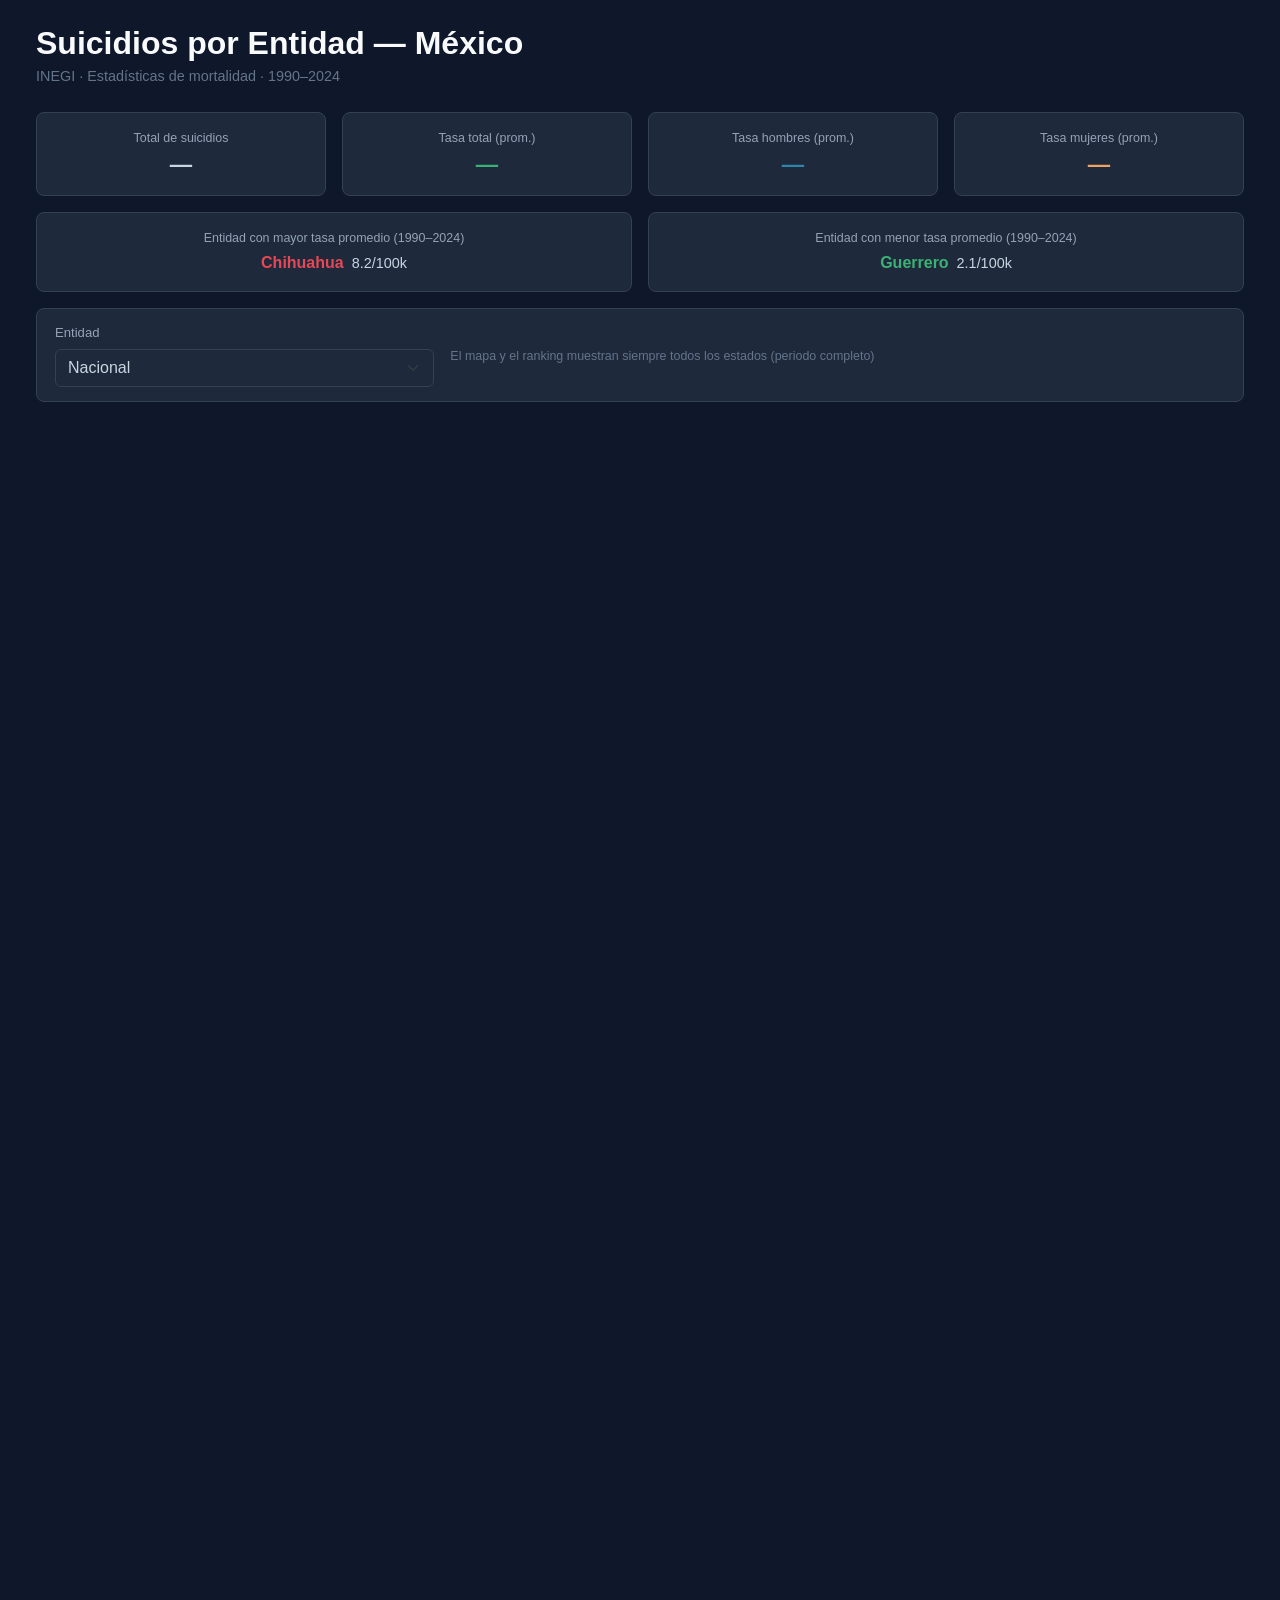
<file: site/suicidios_entidad.html>
<!DOCTYPE html>
<html lang="es">
<head>
  <meta charset="UTF-8">
  <meta name="viewport" content="width=device-width, initial-scale=1.0">
  <title>Suicidios por Entidad — México</title>
  <link href="https://cdn.jsdelivr.net/npm/bootstrap@5.3.3/dist/css/bootstrap.min.css"
        rel="stylesheet" crossorigin="anonymous">
  <style>
    body        { background:#0F172A; color:#CBD5E1; padding:24px;
                  font-family:-apple-system,BlinkMacSystemFont,"Segoe UI",sans-serif; }
    .kpi-card   { background:#1E293B; border:1px solid #334155; border-radius:8px;
                  padding:16px; text-align:center; height:100%; }
    .kpi-label  { color:#94A3B8; font-size:.78rem; margin-bottom:4px; }
    .kpi-value  { font-weight:700; margin:0; font-size:1.4rem; }
    .filter-box { background:#1E293B; border:1px solid #334155; border-radius:8px;
                  padding:14px 18px; }
    .dark-select { background-color:#1E293B!important; border-color:#334155!important;
                   color:#CBD5E1!important; }
    .dark-select:focus { border-color:#2E86AB!important;
                         box-shadow:0 0 0 .2rem rgba(46,134,171,.25)!important; }
    .dark-select option { background:#1E293B; color:#CBD5E1; }
    #filter-notice { display:none; align-items:center; gap:10px;
                     background:rgba(46,134,171,.12); border:1px solid #2E86AB;
                     border-radius:6px; padding:8px 14px; font-size:.83rem; color:#94A3B8; }
    #filter-badge  { background:#2E86AB; color:#fff; border-radius:4px;
                     padding:2px 8px; font-size:.78rem; }
    #clear-filter  { cursor:pointer; color:#94A3B8; font-size:.75rem;
                     border:1px solid #334155; border-radius:4px; padding:2px 8px;
                     background:transparent; }
    #clear-filter:hover { color:#F8FAFC; border-color:#64748B; }
  </style>
</head>
<body>
<div class="container-fluid">

  <div class="mb-4">
    <h2 style="color:#F8FAFC;font-weight:700;margin-bottom:4px;">Suicidios por Entidad — México</h2>
    <p style="color:#64748B;font-size:.9rem;">INEGI · Estadísticas de mortalidad · 1990–2024</p>
  </div>

  <div class="row g-3 mb-3"><div class="col-6 col-md-3"><div class="kpi-card"><p class="kpi-label">Total de suicidios</p><h3 class="kpi-value" id="kpi-total" style="color:#CBD5E1">—</h3></div></div><div class="col-6 col-md-3"><div class="kpi-card"><p class="kpi-label">Tasa total (prom.)</p><h3 class="kpi-value" id="kpi-rate" style="color:#3BB273">—</h3></div></div><div class="col-6 col-md-3"><div class="kpi-card"><p class="kpi-label">Tasa hombres (prom.)</p><h3 class="kpi-value" id="kpi-rate-h" style="color:#2E86AB">—</h3></div></div><div class="col-6 col-md-3"><div class="kpi-card"><p class="kpi-label">Tasa mujeres (prom.)</p><h3 class="kpi-value" id="kpi-rate-m" style="color:#F4A261">—</h3></div></div></div>

  <div class="row g-3 mb-3"><div class="col-12 col-md-6"><div class="kpi-card"><p class="kpi-label">Entidad con mayor tasa promedio (1990–2024)</p><span style="color:#E84855;font-weight:700;font-size:1rem;">Chihuahua</span><span style="color:#CBD5E1;font-size:.9rem;">&nbsp;&nbsp;8.2/100k</span></div></div><div class="col-12 col-md-6"><div class="kpi-card"><p class="kpi-label">Entidad con menor tasa promedio (1990–2024)</p><span style="color:#3BB273;font-weight:700;font-size:1rem;">Guerrero</span><span style="color:#CBD5E1;font-size:.9rem;">&nbsp;&nbsp;2.1/100k</span></div></div></div>

  <div class="filter-box mb-4">
    <div class="row g-3 align-items-center">
      <div class="col-12 col-md-4">
        <p style="color:#94A3B8;font-size:.82rem;margin-bottom:6px;">Entidad</p>
        <select id="entidad-select" class="form-select dark-select">
          <option value="Nacional">Nacional</option>
<option value="Aguascalientes">Aguascalientes</option>
<option value="Baja California">Baja California</option>
<option value="Baja California Sur">Baja California Sur</option>
<option value="Campeche">Campeche</option>
<option value="Chiapas">Chiapas</option>
<option value="Chihuahua">Chihuahua</option>
<option value="Ciudad de México">Ciudad de México</option>
<option value="Coahuila">Coahuila</option>
<option value="Colima">Colima</option>
<option value="Durango">Durango</option>
<option value="Estado de México">Estado de México</option>
<option value="Guanajuato">Guanajuato</option>
<option value="Guerrero">Guerrero</option>
<option value="Hidalgo">Hidalgo</option>
<option value="Jalisco">Jalisco</option>
<option value="Michoacán">Michoacán</option>
<option value="Morelos">Morelos</option>
<option value="Nayarit">Nayarit</option>
<option value="Nuevo León">Nuevo León</option>
<option value="Oaxaca">Oaxaca</option>
<option value="Puebla">Puebla</option>
<option value="Querétaro">Querétaro</option>
<option value="Quintana Roo">Quintana Roo</option>
<option value="San Luis Potosí">San Luis Potosí</option>
<option value="Sinaloa">Sinaloa</option>
<option value="Sonora">Sonora</option>
<option value="Tabasco">Tabasco</option>
<option value="Tamaulipas">Tamaulipas</option>
<option value="Tlaxcala">Tlaxcala</option>
<option value="Veracruz">Veracruz</option>
<option value="Yucatán">Yucatán</option>
<option value="Zacatecas">Zacatecas</option>
        </select>
      </div>
      <div class="col-12 col-md-5">
        <span style="color:#64748B;font-size:.78rem;">
          El mapa y el ranking muestran siempre todos los estados (periodo completo)
        </span>
      </div>
      <div class="col-12 col-md-3 d-flex align-items-center">
        <div id="filter-notice">
          <span id="filter-badge"></span>
          <button id="clear-filter">&#x2715; limpiar</button>
        </div>
      </div>
    </div>
  </div>

  <div class="row g-4 mb-4">
    <div class="col-12 col-md-7">
      <div id="chart-trend" style="min-height:380px"></div>
    </div>
    <div class="col-12 col-md-5">
      <div id="chart-bar" style="min-height:380px"></div>
    </div>
  </div>

  <div class="row g-4">
    <div class="col-12 col-md-6">
      <div>                        <script>window.PlotlyConfig = {MathJaxConfig: 'local'};</script>
        <script charset="utf-8" src="https://cdn.plot.ly/plotly-3.5.0.min.js" integrity="sha256-fHbNLP+GlIXN+efbQec78UkemUz3NJp7UmfGxC1tNxs=" crossorigin="anonymous"></script>                <div id="chart-states-rank" class="plotly-graph-div" style="height:848px; width:100%;"></div>            <script>                window.PLOTLYENV=window.PLOTLYENV || {};                                if (document.getElementById("chart-states-rank")) {                    Plotly.newPlot(                        "chart-states-rank",                        [{"hovertemplate":"Tasa promedio por 100k=%{marker.color}\u003cbr\u003e=%{y}\u003cextra\u003e\u003c\u002fextra\u003e","legendgroup":"","marker":{"color":{"dtype":"f8","bdata":"wSZUB1WnAEAwpVvq7ukGQLyQFAhF8QZAu+84FCJvB0Cxv67C+Y8HQBOBM9kP0QhAtzb9cKJwCUDYaRKK5pEJQFwBHFNaIAtAGsuzH39fDkCHlLp3cn8OQKUEN5xBBQ9Ai3wgqYBaEEDFCKfGuVARQK7CSpT\u002f2BFA1hnv0+s2EkBQay0NHmISQK40E\u002f7xAhNAJT4NShYvE0BkC67+dyMUQAWGt\u002fRDERZAhiOmICYnFkCrzK6YnUgWQPWNG3Y2ARdAjxToElRmGEAjHaUfGTIbQAQ1Me01bBtAPvygyGCZHUAAu4N6eUUfQPiDbYIkWCBA8xPfDLliIEC7HL5d9HogQA=="},"coloraxis":"coloraxis","pattern":{"shape":""}},"name":"","orientation":"h","showlegend":false,"textposition":"auto","x":{"dtype":"f8","bdata":"wSZUB1WnAEAwpVvq7ukGQLyQFAhF8QZAu+84FCJvB0Cxv67C+Y8HQBOBM9kP0QhAtzb9cKJwCUDYaRKK5pEJQFwBHFNaIAtAGsuzH39fDkCHlLp3cn8OQKUEN5xBBQ9Ai3wgqYBaEEDFCKfGuVARQK7CSpT\u002f2BFA1hnv0+s2EkBQay0NHmISQK40E\u002f7xAhNAJT4NShYvE0BkC67+dyMUQAWGt\u002fRDERZAhiOmICYnFkCrzK6YnUgWQPWNG3Y2ARdAjxToElRmGEAjHaUfGTIbQAQ1Me01bBtAPvygyGCZHUAAu4N6eUUfQPiDbYIkWCBA8xPfDLliIEC7HL5d9HogQA=="},"xaxis":"x","y":["Guerrero","Chiapas","Hidalgo","Tlaxcala","Estado de M\u00e9xico","Oaxaca","Puebla","Veracruz","Morelos","Baja California","Sinaloa","Ciudad de M\u00e9xico","Michoac\u00e1n","Zacatecas","Nuevo Le\u00f3n","Quer\u00e9taro","Nayarit","Tamaulipas","Durango","Guanajuato","Coahuila","Jalisco","San Luis Potos\u00ed","Colima","Aguascalientes","Baja California Sur","Sonora","Quintana Roo","Tabasco","Yucat\u00e1n","Campeche","Chihuahua"],"yaxis":"y","type":"bar"}],                        {"template":{"data":{"histogram2dcontour":[{"type":"histogram2dcontour","colorbar":{"outlinewidth":0,"ticks":""},"colorscale":[[0.0,"#0d0887"],[0.1111111111111111,"#46039f"],[0.2222222222222222,"#7201a8"],[0.3333333333333333,"#9c179e"],[0.4444444444444444,"#bd3786"],[0.5555555555555556,"#d8576b"],[0.6666666666666666,"#ed7953"],[0.7777777777777778,"#fb9f3a"],[0.8888888888888888,"#fdca26"],[1.0,"#f0f921"]]}],"choropleth":[{"type":"choropleth","colorbar":{"outlinewidth":0,"ticks":""}}],"histogram2d":[{"type":"histogram2d","colorbar":{"outlinewidth":0,"ticks":""},"colorscale":[[0.0,"#0d0887"],[0.1111111111111111,"#46039f"],[0.2222222222222222,"#7201a8"],[0.3333333333333333,"#9c179e"],[0.4444444444444444,"#bd3786"],[0.5555555555555556,"#d8576b"],[0.6666666666666666,"#ed7953"],[0.7777777777777778,"#fb9f3a"],[0.8888888888888888,"#fdca26"],[1.0,"#f0f921"]]}],"heatmap":[{"type":"heatmap","colorbar":{"outlinewidth":0,"ticks":""},"colorscale":[[0.0,"#0d0887"],[0.1111111111111111,"#46039f"],[0.2222222222222222,"#7201a8"],[0.3333333333333333,"#9c179e"],[0.4444444444444444,"#bd3786"],[0.5555555555555556,"#d8576b"],[0.6666666666666666,"#ed7953"],[0.7777777777777778,"#fb9f3a"],[0.8888888888888888,"#fdca26"],[1.0,"#f0f921"]]}],"contourcarpet":[{"type":"contourcarpet","colorbar":{"outlinewidth":0,"ticks":""}}],"contour":[{"type":"contour","colorbar":{"outlinewidth":0,"ticks":""},"colorscale":[[0.0,"#0d0887"],[0.1111111111111111,"#46039f"],[0.2222222222222222,"#7201a8"],[0.3333333333333333,"#9c179e"],[0.4444444444444444,"#bd3786"],[0.5555555555555556,"#d8576b"],[0.6666666666666666,"#ed7953"],[0.7777777777777778,"#fb9f3a"],[0.8888888888888888,"#fdca26"],[1.0,"#f0f921"]]}],"surface":[{"type":"surface","colorbar":{"outlinewidth":0,"ticks":""},"colorscale":[[0.0,"#0d0887"],[0.1111111111111111,"#46039f"],[0.2222222222222222,"#7201a8"],[0.3333333333333333,"#9c179e"],[0.4444444444444444,"#bd3786"],[0.5555555555555556,"#d8576b"],[0.6666666666666666,"#ed7953"],[0.7777777777777778,"#fb9f3a"],[0.8888888888888888,"#fdca26"],[1.0,"#f0f921"]]}],"mesh3d":[{"type":"mesh3d","colorbar":{"outlinewidth":0,"ticks":""}}],"scatter":[{"fillpattern":{"fillmode":"overlay","size":10,"solidity":0.2},"type":"scatter"}],"parcoords":[{"type":"parcoords","line":{"colorbar":{"outlinewidth":0,"ticks":""}}}],"scatterpolargl":[{"type":"scatterpolargl","marker":{"colorbar":{"outlinewidth":0,"ticks":""}}}],"bar":[{"error_x":{"color":"#2a3f5f"},"error_y":{"color":"#2a3f5f"},"marker":{"line":{"color":"#E5ECF6","width":0.5},"pattern":{"fillmode":"overlay","size":10,"solidity":0.2}},"type":"bar"}],"scattergeo":[{"type":"scattergeo","marker":{"colorbar":{"outlinewidth":0,"ticks":""}}}],"scatterpolar":[{"type":"scatterpolar","marker":{"colorbar":{"outlinewidth":0,"ticks":""}}}],"histogram":[{"marker":{"pattern":{"fillmode":"overlay","size":10,"solidity":0.2}},"type":"histogram"}],"scattergl":[{"type":"scattergl","marker":{"colorbar":{"outlinewidth":0,"ticks":""}}}],"scatter3d":[{"type":"scatter3d","line":{"colorbar":{"outlinewidth":0,"ticks":""}},"marker":{"colorbar":{"outlinewidth":0,"ticks":""}}}],"scattermap":[{"type":"scattermap","marker":{"colorbar":{"outlinewidth":0,"ticks":""}}}],"scattermapbox":[{"type":"scattermapbox","marker":{"colorbar":{"outlinewidth":0,"ticks":""}}}],"scatterternary":[{"type":"scatterternary","marker":{"colorbar":{"outlinewidth":0,"ticks":""}}}],"scattercarpet":[{"type":"scattercarpet","marker":{"colorbar":{"outlinewidth":0,"ticks":""}}}],"carpet":[{"aaxis":{"endlinecolor":"#2a3f5f","gridcolor":"white","linecolor":"white","minorgridcolor":"white","startlinecolor":"#2a3f5f"},"baxis":{"endlinecolor":"#2a3f5f","gridcolor":"white","linecolor":"white","minorgridcolor":"white","startlinecolor":"#2a3f5f"},"type":"carpet"}],"table":[{"cells":{"fill":{"color":"#EBF0F8"},"line":{"color":"white"}},"header":{"fill":{"color":"#C8D4E3"},"line":{"color":"white"}},"type":"table"}],"barpolar":[{"marker":{"line":{"color":"#E5ECF6","width":0.5},"pattern":{"fillmode":"overlay","size":10,"solidity":0.2}},"type":"barpolar"}],"pie":[{"automargin":true,"type":"pie"}]},"layout":{"autotypenumbers":"strict","colorway":["#636efa","#EF553B","#00cc96","#ab63fa","#FFA15A","#19d3f3","#FF6692","#B6E880","#FF97FF","#FECB52"],"font":{"color":"#2a3f5f"},"hovermode":"closest","hoverlabel":{"align":"left"},"paper_bgcolor":"white","plot_bgcolor":"#E5ECF6","polar":{"bgcolor":"#E5ECF6","angularaxis":{"gridcolor":"white","linecolor":"white","ticks":""},"radialaxis":{"gridcolor":"white","linecolor":"white","ticks":""}},"ternary":{"bgcolor":"#E5ECF6","aaxis":{"gridcolor":"white","linecolor":"white","ticks":""},"baxis":{"gridcolor":"white","linecolor":"white","ticks":""},"caxis":{"gridcolor":"white","linecolor":"white","ticks":""}},"coloraxis":{"colorbar":{"outlinewidth":0,"ticks":""}},"colorscale":{"sequential":[[0.0,"#0d0887"],[0.1111111111111111,"#46039f"],[0.2222222222222222,"#7201a8"],[0.3333333333333333,"#9c179e"],[0.4444444444444444,"#bd3786"],[0.5555555555555556,"#d8576b"],[0.6666666666666666,"#ed7953"],[0.7777777777777778,"#fb9f3a"],[0.8888888888888888,"#fdca26"],[1.0,"#f0f921"]],"sequentialminus":[[0.0,"#0d0887"],[0.1111111111111111,"#46039f"],[0.2222222222222222,"#7201a8"],[0.3333333333333333,"#9c179e"],[0.4444444444444444,"#bd3786"],[0.5555555555555556,"#d8576b"],[0.6666666666666666,"#ed7953"],[0.7777777777777778,"#fb9f3a"],[0.8888888888888888,"#fdca26"],[1.0,"#f0f921"]],"diverging":[[0,"#8e0152"],[0.1,"#c51b7d"],[0.2,"#de77ae"],[0.3,"#f1b6da"],[0.4,"#fde0ef"],[0.5,"#f7f7f7"],[0.6,"#e6f5d0"],[0.7,"#b8e186"],[0.8,"#7fbc41"],[0.9,"#4d9221"],[1,"#276419"]]},"xaxis":{"gridcolor":"white","linecolor":"white","ticks":"","title":{"standoff":15},"zerolinecolor":"white","automargin":true,"zerolinewidth":2},"yaxis":{"gridcolor":"white","linecolor":"white","ticks":"","title":{"standoff":15},"zerolinecolor":"white","automargin":true,"zerolinewidth":2},"scene":{"xaxis":{"backgroundcolor":"#E5ECF6","gridcolor":"white","linecolor":"white","showbackground":true,"ticks":"","zerolinecolor":"white","gridwidth":2},"yaxis":{"backgroundcolor":"#E5ECF6","gridcolor":"white","linecolor":"white","showbackground":true,"ticks":"","zerolinecolor":"white","gridwidth":2},"zaxis":{"backgroundcolor":"#E5ECF6","gridcolor":"white","linecolor":"white","showbackground":true,"ticks":"","zerolinecolor":"white","gridwidth":2}},"shapedefaults":{"line":{"color":"#2a3f5f"}},"annotationdefaults":{"arrowcolor":"#2a3f5f","arrowhead":0,"arrowwidth":1},"geo":{"bgcolor":"white","landcolor":"#E5ECF6","subunitcolor":"white","showland":true,"showlakes":true,"lakecolor":"white"},"title":{"x":0.05},"mapbox":{"style":"light"}}},"xaxis":{"anchor":"y","domain":[0.0,1.0],"title":{"text":"Tasa promedio por 100k"},"gridcolor":"#334155"},"yaxis":{"anchor":"x","domain":[0.0,1.0],"title":{"text":""},"gridcolor":"#334155"},"coloraxis":{"colorbar":{"title":{"text":"Tasa promedio por 100k"}},"colorscale":[[0.0,"rgb(255,245,240)"],[0.125,"rgb(254,224,210)"],[0.25,"rgb(252,187,161)"],[0.375,"rgb(252,146,114)"],[0.5,"rgb(251,106,74)"],[0.625,"rgb(239,59,44)"],[0.75,"rgb(203,24,29)"],[0.875,"rgb(165,15,21)"],[1.0,"rgb(103,0,13)"]],"cmin":0,"cmax":20,"showscale":false},"legend":{"tracegroupgap":0},"title":{"text":"Entidades por tasa promedio de suicidio"},"barmode":"relative","margin":{"t":40,"b":40,"l":10,"r":10},"font":{"color":"#CBD5E1"},"height":848,"showlegend":false,"paper_bgcolor":"rgba(0,0,0,0)","plot_bgcolor":"rgba(0,0,0,0)"},                        {"responsive": true, "displayModeBar": false}                    )                };            </script>        </div>
    </div>
    <div class="col-12 col-md-6">
      <div>                            <div id="chart-map" class="plotly-graph-div" style="height:560px; width:100%;"></div>            <script>                window.PLOTLYENV=window.PLOTLYENV || {};                                if (document.getElementById("chart-map")) {                    Plotly.newPlot(                        "chart-map",                        [{"coloraxis":"coloraxis","customdata":[[11.5672287991321,177,"Aguascalientes"],[4.59248227842133,187,"Baja California"],[8.35167315614243,74,"Baja California Sur"],[8.17045667615347,78,"Campeche"],[8.45491994470959,284,"Coahuila"],[5.50901313899634,42,"Colima"],[3.3675317518431,203,"Chiapas"],[13.3866999757788,535,"Chihuahua"],[5.35635632177164,493,"Ciudad de M\u00e9xico"],[8.62170768335237,165,"Durango"],[7.09708097059679,460,"Guanajuato"],[1.41402205264432,51,"Guerrero"],[5.63657277994851,184,"Hidalgo"],[8.00370483107478,706,"Jalisco"],[7.03337155990644,1239,"M\u00e9xico"],[6.24168026032608,312,"Michoac\u00e1n"],[5.62654240651622,115,"Morelos"],[6.49136419455153,85,"Nayarit"],[6.4677731314437,408,"Nuevo Le\u00f3n"],[5.17576359340037,223,"Oaxaca"],[5.37957324532199,376,"Puebla"],[8.20961998666512,214,"Quer\u00e9taro"],[11.061887866419,228,"Quintana Roo"],[8.62698636361022,255,"San Luis Potos\u00ed"],[5.37008408288125,170,"Sinaloa"],[8.4198239935418,262,"Sonora"],[8.49056795399656,209,"Tabasco"],[5.5949804417775,208,"Tamaulipas"],[5.03321572851953,72,"Tlaxcala"],[4.67535388430246,380,"Veracruz"],[13.3285012482886,331,"Yucat\u00e1n"],[7.00720505555124,119,"Zacatecas"]],"featureidkey":"properties.name","geojson":{"type":"FeatureCollection","features":[{"type":"Feature","geometry":{"type":"Polygon","coordinates":[[[-100.8323,24.5549],[-100.854,24.5395],[-100.8864,24.5235],[-100.9009,24.4583],[-100.9482,24.4216],[-100.9758,24.3588],[-101.0149,24.3404],[-101.0781,24.3429],[-101.1047,24.324],[-101.1134,24.2694],[-101.1404,24.2356],[-101.1502,24.2042],[-101.2042,24.1718],[-101.2791,24.1545],[-101.3047,24.1318],[-101.3221,24.0999],[-101.3207,24.0371],[-101.3381,24.0052],[-101.2975,23.9617],[-101.3125,23.9206],[-101.3337,23.8849],[-101.3448,23.853],[-101.3888,23.7965],[-101.4443,23.7791],[-101.5613,23.7476],[-101.5782,23.738],[-101.626,23.6844],[-101.6801,23.595],[-101.7168,23.5487],[-101.7439,23.5245],[-101.8593,23.4704],[-101.9352,23.4477],[-101.9501,23.4395],[-101.9844,23.4013],[-102.0052,23.3482],[-102.041,23.3366],[-102.1226,23.3269],[-102.1999,23.3487],[-102.2154,23.3613],[-102.2414,23.354],[-102.2763,23.2921],[-102.2516,23.2622],[-102.2492,23.2443],[-102.2719,23.1999],[-102.2308,23.0883],[-102.2366,23.0511],[-102.2632,23.0008],[-102.2811,22.9409],[-102.2893,22.8941],[-102.2791,22.8381],[-102.2414,22.8014],[-102.169,22.7569],[-102.1144,22.7318],[-102.0748,22.7076],[-102.0303,22.6584],[-101.9381,22.6458],[-101.8951,22.6245],[-101.8583,22.5502],[-101.8288,22.5042],[-101.7994,22.4752],[-101.7762,22.4685],[-101.7163,22.4733],[-101.6192,22.5004],[-101.6004,22.5115],[-101.5593,22.5636],[-101.4415,22.6714],[-101.383,22.6975],[-101.3545,22.6994],[-101.2758,22.6037],[-101.2743,22.5772],[-101.2834,22.5424],[-101.3448,22.4062],[-101.4019,22.3062],[-101.4154,22.2714],[-101.4125,22.2477],[-101.3699,22.1748],[-101.3603,22.1275],[-101.3748,22.0666],[-101.3989,22.0047],[-101.4308,21.9414],[-101.4603,21.8941],[-101.4762,21.8569],[-101.4931,21.8288],[-101.5086,21.8216],[-101.5473,21.8453],[-101.642,21.8878],[-101.7487,21.9753],[-101.8337,22.0178],[-101.9304,22.0482],[-101.9753,22.0516],[-101.9941,22.0714],[-102.0207,22.1275],[-102.0332,22.1641],[-102.0443,22.2182],[-102.07,22.2395],[-102.168,22.2796],[-102.2217,22.3163],[-102.2748,22.3661],[-102.3057,22.4178],[-102.3347,22.4115],[-102.3501,22.3646],[-102.3984,22.3303],[-102.4777,22.297],[-102.5371,22.2569],[-102.5622,22.2472],[-102.6086,22.2429],[-102.6516,22.2158],[-102.6646,22.1926],[-102.6738,22.1366],[-102.6888,22.095],[-102.7091,22.0603],[-102.7791,21.9835],[-102.8216,21.9241],[-102.8501,21.8685],[-102.8714,21.8173],[-102.8685,21.7719],[-102.8419,21.7371],[-102.7883,21.6917],[-102.7748,21.6878],[-102.7786,21.6052],[-102.7525,21.5361],[-102.6414,21.4695],[-102.6395,21.4463],[-102.6608,21.369],[-102.699,21.3197],[-102.7907,21.2675],[-102.8395,21.2313],[-102.884,21.1888],[-102.9337,21.1583],[-102.9941,21.1772],[-103.0492,21.1588],[-103.0743,21.1385],[-103.0874,21.0627],[-103.1057,21.0477],[-103.1463,21.0434],[-103.1506,21.0294],[-103.1956,21.0333],[-103.2187,21.0453],[-103.2724,21.0356],[-103.2811,21.0149],[-103.3163,21.0173],[-103.3559,20.9994],[-103.411,21.0264],[-103.4337,21.0448],[-103.4719,21.0598],[-103.5289,21.0511],[-103.5622,21.0525],[-103.5994,21.0709],[-103.6294,21.1346],[-103.6593,21.1651],[-103.7342,21.1796],[-103.7593,21.1883],[-103.7583,21.2187],[-103.6047,21.2747],[-103.5728,21.2922],[-103.5579,21.3168],[-103.554,21.355],[-103.5675,21.3767],[-103.5946,21.382],[-103.6351,21.3636],[-103.6724,21.384],[-103.7009,21.4371],[-103.7062,21.4767],[-103.6951,21.4849],[-103.6347,21.4936],[-103.6265,21.5144],[-103.5912,21.538],[-103.5699,21.5641],[-103.5569,21.6564],[-103.5685,21.6936],[-103.5641,21.7231],[-103.5241,21.7535],[-103.4883,21.7709],[-103.4472,21.8004],[-103.3767,21.8651],[-103.326,21.8917],[-103.2458,21.9275],[-103.1951,21.9351],[-103.1656,21.9607],[-103.1332,22.024],[-103.1183,22.069],[-103.0883,22.1772],[-103.0902,22.1984],[-103.1105,22.2124],[-103.1965,22.2177],[-103.2163,22.2342],[-103.2115,22.2554],[-103.1859,22.2902],[-103.2023,22.3221],[-103.2893,22.3284],[-103.3521,22.3105],[-103.3641,22.3013],[-103.3767,22.252],[-103.3632,22.2154],[-103.3356,22.2086],[-103.3269,22.1936],[-103.3612,22.1584],[-103.4067,22.139],[-103.4226,22.1231],[-103.4598,22.0588],[-103.4956,22.0424],[-103.5241,22.0617],[-103.5748,22.069],[-103.6023,22.0395],[-103.6796,22.04],[-103.7028,22.0646],[-103.6989,22.0815],[-103.6496,22.1506],[-103.6004,22.2356],[-103.5482,22.311],[-103.5463,22.354],[-103.5516,22.383],[-103.5704,22.4259],[-103.6265,22.4748],[-103.683,22.4936],[-103.7434,22.4863],[-103.8202,22.469],[-103.8453,22.4477],[-103.8482,22.3748],[-103.8414,22.2627],[-103.8453,22.1859],[-103.8603,22.1429],[-103.8835,22.138],[-103.9067,22.1492],[-103.9308,22.1733],[-103.955,22.2154],[-103.9598,22.2472],[-103.9535,22.339],[-103.9129,22.4496],[-103.8859,22.4955],[-103.8279,22.5651],[-103.784,22.5955],[-103.7772,22.6293],[-103.7999,22.6496],[-103.8496,22.6666],[-103.8883,22.6675],[-103.9559,22.6525],[-103.997,22.6308],[-104.0424,22.596],[-104.0467,22.5666],[-104.0038,22.4825],[-103.9772,22.424],[-103.9709,22.3708],[-104.0119,22.327],[-104.084,22.2844],[-104.0946,22.3028],[-104.0714,22.3569],[-104.0525,22.4231],[-104.0738,22.4371],[-104.1361,22.4105],[-104.1748,22.4076],[-104.1975,22.3936],[-104.2091,22.3636],[-104.2115,22.3318],[-104.2013,22.3028],[-104.2119,22.281],[-104.2332,22.2941],[-104.2661,22.2936],[-104.296,22.2714],[-104.3091,22.2487],[-104.338,22.2646],[-104.355,22.3004],[-104.3593,22.3458],[-104.3554,22.383],[-104.3632,22.4032],[-104.3298,22.4728],[-104.3168,22.5163],[-104.2762,22.5723],[-104.2574,22.5869],[-104.1482,22.625],[-104.138,22.6487],[-104.1395,22.7168],[-104.1284,22.7767],[-104.1318,22.854],[-104.1656,22.9685],[-104.1627,23.0159],[-104.1153,23.0854],[-104.1076,23.1168],[-104.0835,23.1303],[-104.0598,23.2482],[-104.0318,23.3433],[-104.0284,23.4129],[-104.0067,23.4501],[-103.9356,23.5192],[-103.8758,23.5622],[-103.8236,23.6086],[-103.8221,23.6327],[-103.8434,23.696],[-103.8593,23.7656],[-103.8414,23.8096],[-103.8559,23.8791],[-103.8438,23.9409],[-103.8583,24.0013],[-103.8897,24.0202],[-103.8902,24.0569],[-103.8805,24.0684],[-103.8115,24.0811],[-103.7844,24.095],[-103.6941,24.1733],[-103.6608,24.2255],[-103.6115,24.2772],[-103.5158,24.3438],[-103.497,24.3927],[-103.4506,24.4366],[-103.4284,24.4429],[-103.3941,24.4346],[-103.3511,24.4371],[-103.2728,24.4332],[-103.1835,24.4076],[-103.1308,24.4177],[-103.0936,24.4366],[-103.0492,24.4332],[-103.0091,24.4076],[-102.9646,24.3917],[-102.9028,24.3757],[-102.8724,24.409],[-102.8463,24.4115],[-102.8052,24.4004],[-102.7062,24.411],[-102.5927,24.4163],[-102.5627,24.4216],[-102.5579,24.4467],[-102.5772,24.4753],[-102.5385,24.4941],[-102.5695,24.5989],[-102.5791,24.6405],[-102.6144,24.6463],[-102.6274,24.6569],[-102.6086,24.725],[-102.6115,24.7863],[-102.5951,24.8356],[-102.6042,24.8549],[-102.627,24.8699],[-102.6883,24.8955],[-102.7028,24.9356],[-102.7371,24.9578],[-102.7342,25.0081],[-102.7482,25.0269],[-102.7472,25.0863],[-102.7221,25.1056],[-102.656,25.1095],[-102.5801,25.1279],[-102.5458,25.1303],[-102.5067,25.1448],[-102.4709,25.1477],[-102.3738,25.1414],[-102.2516,25.1245],[-102.1603,25.1279],[-102.1309,25.1225],[-102.0294,25.0602],[-101.9627,25.0404],[-101.9294,25.025],[-101.8511,24.9646],[-101.7651,24.8525],[-101.7443,24.8506],[-101.7062,24.8675],[-101.6598,24.8559],[-101.6439,24.782],[-101.6425,24.7381],[-101.6352,24.7259],[-101.6052,24.7221],[-101.5221,24.7255],[-101.4854,24.7573],[-101.4313,24.7646],[-101.3946,24.7762],[-101.34,24.7742],[-101.2762,24.7627],[-101.2265,24.7327],[-101.2072,24.7052],[-101.1839,24.6506],[-101.1497,24.5955],[-101.1183,24.5612],[-101.0951,24.5477],[-101.0115,24.5182],[-100.9541,24.5318],[-100.9468,24.5603],[-100.9168,24.5718],[-100.8472,24.5627],[-100.8323,24.5549]]]},"properties":{"name":"Zacatecas","id":"MX-ZAC","CNTRY":"Mexico","TYPE":"State"},"id":"MX-ZAC"},{"type":"Feature","geometry":{"type":"Polygon","coordinates":[[[-87.5386,21.4864],[-87.5309,21.4608],[-87.5256,21.2878],[-87.5309,21.2593],[-87.5662,21.2269],[-87.5696,21.1816],[-87.5826,21.1487],[-87.5851,21.1086],[-87.559,21.0617],[-87.5319,20.9883],[-87.5358,20.9521],[-87.5816,20.8752],[-87.5995,20.8294],[-87.6009,20.783],[-87.6352,20.7424],[-87.6459,20.683],[-87.6903,20.6308],[-87.7488,20.6081],[-87.7763,20.5796],[-87.8478,20.5327],[-87.8739,20.5067],[-87.9159,20.4786],[-87.9981,20.4376],[-88.0584,20.4414],[-88.1197,20.425],[-88.1478,20.4564],[-88.1652,20.4627],[-88.212,20.4414],[-88.2565,20.3733],[-88.272,20.3376],[-88.2603,20.311],[-88.2618,20.255],[-88.2763,20.253],[-88.2932,20.2955],[-88.3135,20.3163],[-88.3536,20.3168],[-88.3739,20.3008],[-88.4019,20.2318],[-88.4053,20.2115],[-88.4488,20.1825],[-88.4788,20.1801],[-88.5237,20.1607],[-88.5459,20.1433],[-88.644,20.1188],[-88.6903,20.0859],[-88.7149,20.0796],[-88.7898,20.0192],[-88.7792,19.9931],[-88.8053,19.9863],[-88.8154,20.0095],[-88.8521,20.0057],[-88.8734,19.9782],[-88.8956,19.968],[-88.9111,19.9487],[-88.9584,19.9332],[-89.0556,19.9318],[-89.0874,19.9124],[-89.1526,19.8922],[-89.1754,19.8603],[-89.2082,19.8395],[-89.2483,19.8395],[-89.3265,19.827],[-89.3498,19.8332],[-89.3719,19.8148],[-89.3652,19.782],[-89.3782,19.7269],[-89.4154,19.6511],[-89.4328,19.6685],[-89.443,19.7386],[-89.4642,19.7985],[-89.4985,19.838],[-89.5483,19.8796],[-89.5908,19.9337],[-89.6135,19.995],[-89.6377,20.0279],[-89.6763,20.0559],[-89.715,20.0757],[-89.7584,20.0879],[-89.7918,20.1071],[-89.8125,20.1376],[-89.8391,20.2231],[-89.871,20.2753],[-89.944,20.3192],[-89.9546,20.3506],[-89.9666,20.3584],[-89.9623,20.3927],[-89.9884,20.4192],[-90.0034,20.4588],[-90.0202,20.4695],[-90.0517,20.4419],[-90.0676,20.4038],[-90.0869,20.4004],[-90.1246,20.4376],[-90.1468,20.4395],[-90.1691,20.4245],[-90.1869,20.4313],[-90.213,20.4917],[-90.2256,20.5071],[-90.2536,20.5143],[-90.3744,20.5188],[-90.3903,20.5265],[-90.384,20.8008],[-90.3918,20.8216],[-90.4159,20.811],[-90.4019,20.8598],[-90.3613,20.9709],[-90.3193,21.0226],[-90.2038,21.0892],[-90.1575,21.1212],[-90.0956,21.1554],[-90.0502,21.1622],[-89.9956,21.1767],[-89.9126,21.2245],[-89.8758,21.225],[-89.8656,21.2419],[-89.8266,21.2535],[-89.7106,21.2786],[-89.7082,21.2637],[-89.6642,21.2883],[-89.5715,21.3013],[-89.5043,21.3158],[-89.3942,21.3313],[-89.2594,21.3439],[-89.1831,21.3535],[-89.1049,21.3583],[-89.0739,21.3676],[-89.0135,21.3743],[-88.885,21.3955],[-88.841,21.3979],[-88.7937,21.4207],[-88.7382,21.4303],[-88.6965,21.4458],[-88.6647,21.4656],[-88.6401,21.4695],[-88.6179,21.5216],[-88.5464,21.5351],[-88.526,21.5332],[-88.4599,21.5535],[-88.3981,21.5656],[-88.3575,21.5641],[-88.3149,21.5516],[-88.269,21.5559],[-88.2425,21.568],[-88.2159,21.5695],[-88.1256,21.6245],[-88.042,21.6071],[-88.0488,21.5902],[-87.9797,21.5665],[-87.9188,21.5583],[-87.9072,21.5675],[-87.8362,21.5574],[-87.8165,21.527],[-87.7758,21.5057],[-87.7246,21.4975],[-87.6893,21.5023],[-87.6753,21.4902],[-87.6135,21.482],[-87.5966,21.4975],[-87.5386,21.4864]]]},"properties":{"name":"Yucat\u00e1n","id":"MX-YUC","CNTRY":"Mexico","TYPE":"State"},"id":"MX-YUC"},{"type":"Feature","geometry":{"type":"MultiPolygon","coordinates":[[[[-97.4028,21.481],[-97.426,21.4322],[-97.4318,21.4042],[-97.4526,21.3733],[-97.4729,21.3859],[-97.4695,21.424],[-97.4502,21.4516],[-97.4028,21.481]]],[[[-97.7932,22.2496],[-97.7888,22.181],[-97.77,22.1115],[-97.7637,22.0622],[-97.7681,22.0496],[-97.7492,22.0231],[-97.7251,21.9574],[-97.7236,21.9235],[-97.7018,21.8806],[-97.7067,21.8424],[-97.7226,21.8342],[-97.6979,21.7839],[-97.6975,21.7526],[-97.6807,21.6622],[-97.6637,21.6327],[-97.6473,21.6274],[-97.6439,21.5859],[-97.6251,21.5482],[-97.5995,21.5202],[-97.5937,21.4945],[-97.57,21.4642],[-97.5347,21.467],[-97.5096,21.4767],[-97.4888,21.4487],[-97.5038,21.3999],[-97.484,21.3347],[-97.4444,21.3047],[-97.4415,21.2627],[-97.4212,21.2564],[-97.4217,21.2361],[-97.3917,21.1477],[-97.3666,21.0999],[-97.3275,21.0076],[-97.3086,20.9753],[-97.2589,20.8733],[-97.228,20.8298],[-97.2246,20.81],[-97.2043,20.7747],[-97.1937,20.7376],[-97.2004,20.726],[-97.1786,20.6642],[-97.1473,20.6129],[-97.0391,20.5062],[-96.9801,20.4579],[-96.9516,20.412],[-96.8526,20.3091],[-96.8101,20.27],[-96.7719,20.224],[-96.7154,20.1714],[-96.5772,20.0067],[-96.5516,19.9545],[-96.4816,19.8762],[-96.4473,19.8453],[-96.4386,19.8067],[-96.4232,19.7897],[-96.4202,19.767],[-96.4014,19.7211],[-96.3971,19.6453],[-96.3714,19.6052],[-96.3801,19.5883],[-96.3753,19.5632],[-96.3483,19.5216],[-96.3144,19.4825],[-96.3216,19.4144],[-96.3067,19.3729],[-96.3111,19.3583],[-96.2951,19.3144],[-96.2265,19.2642],[-96.1777,19.2468],[-96.1709,19.2201],[-96.1313,19.2033],[-96.1241,19.1811],[-96.0932,19.1516],[-96.1057,19.1269],[-96.0975,19.0927],[-96.0671,19.0675],[-96.0405,19.0569],[-95.9709,19.0545],[-95.9589,18.9588],[-95.9415,18.9274],[-95.9323,18.8917],[-95.898,18.8564],[-95.8656,18.8337],[-95.7849,18.7999],[-95.7574,18.7922],[-95.7569,18.7646],[-95.7985,18.7912],[-95.8106,18.7883],[-95.8386,18.8158],[-95.8608,18.8013],[-95.8608,18.7767],[-95.8309,18.7646],[-95.8497,18.7448],[-95.8564,18.7148],[-95.8096,18.7197],[-95.8125,18.7448],[-95.7763,18.755],[-95.7512,18.7434],[-95.7425,18.7888],[-95.7222,18.768],[-95.6705,18.7443],[-95.628,18.7303],[-95.5622,18.7163],[-95.4512,18.7105],[-95.3111,18.7105],[-95.2873,18.7144],[-95.2545,18.7033],[-95.1816,18.7072],[-95.1753,18.6917],[-95.1328,18.6709],[-95.1265,18.6569],[-95.0618,18.6177],[-95.0512,18.5834],[-95.0386,18.5734],[-94.9898,18.5564],[-94.9502,18.5501],[-94.8738,18.5487],[-94.8173,18.5386],[-94.7971,18.5221],[-94.7831,18.4946],[-94.7744,18.4521],[-94.7439,18.4227],[-94.7386,18.397],[-94.7231,18.3786],[-94.6825,18.354],[-94.655,18.3081],[-94.6265,18.2907],[-94.6255,18.2564],[-94.6043,18.1994],[-94.5797,18.1801],[-94.5434,18.1632],[-94.4975,18.1506],[-94.4651,18.1496],[-94.4072,18.1598],[-94.3463,18.1656],[-94.2203,18.1922],[-94.0559,18.2342],[-94.1284,18.2076],[-94.1082,18.1897],[-94.1212,18.1603],[-94.1009,18.1448],[-94.1062,18.1168],[-94.0961,18.0888],[-94.0961,18.0366],[-94.0739,17.9806],[-94.0714,17.9443],[-94.0791,17.8907],[-94.0748,17.8651],[-94.0565,17.8425],[-94.0323,17.8284],[-93.9767,17.8134],[-93.9555,17.7951],[-93.9396,17.7526],[-93.9193,17.7357],[-93.8729,17.7342],[-93.856,17.712],[-93.8091,17.6984],[-93.7555,17.6748],[-93.7381,17.6564],[-93.6937,17.5386],[-93.6869,17.4907],[-93.7019,17.4526],[-93.6864,17.4047],[-93.6869,17.368],[-93.6744,17.3559],[-93.6318,17.3492],[-93.6096,17.3391],[-93.628,17.3216],[-93.6956,17.2854],[-93.7584,17.2279],[-93.8362,17.1951],[-93.856,17.1801],[-93.8739,17.1516],[-94.1507,17.1666],[-94.5884,17.1931],[-94.7758,17.2038],[-95.0154,17.2187],[-95.0227,17.2236],[-95.0024,17.2715],[-95.028,17.2931],[-95.0275,17.3313],[-95.0492,17.355],[-95.1328,17.4086],[-95.2048,17.4816],[-95.2236,17.5101],[-95.2995,17.6071],[-95.3034,17.6308],[-95.2903,17.6506],[-95.2309,17.6757],[-95.2236,17.7018],[-95.2782,17.7342],[-95.2951,17.7366],[-95.3434,17.695],[-95.4024,17.6762],[-95.4497,17.6724],[-95.4898,17.6598],[-95.6101,17.5791],[-95.6676,17.5675],[-95.7246,17.5729],[-95.7748,17.5477],[-95.8531,17.57],[-95.8695,17.5903],[-95.8927,17.6559],[-95.94,17.7396],[-95.9333,17.7844],[-95.9468,17.812],[-95.9178,17.838],[-95.8782,17.9366],[-95.8458,17.9791],[-95.8371,18.027],[-95.8569,18.0985],[-95.8656,18.1492],[-95.8773,18.1719],[-95.898,18.1888],[-95.9448,18.1922],[-95.9792,18.2071],[-96.025,18.1999],[-96.0821,18.2197],[-96.1043,18.2216],[-96.1448,18.1975],[-96.1806,18.1897],[-96.211,18.2149],[-96.1874,18.2376],[-96.212,18.2443],[-96.2424,18.241],[-96.283,18.3129],[-96.3386,18.3439],[-96.3734,18.326],[-96.3907,18.3294],[-96.427,18.3535],[-96.469,18.3888],[-96.4946,18.4231],[-96.4932,18.4371],[-96.5067,18.5023],[-96.5188,18.5274],[-96.4956,18.5758],[-96.5357,18.5893],[-96.5816,18.6332],[-96.6077,18.6101],[-96.6095,18.5772],[-96.5898,18.5492],[-96.6018,18.5125],[-96.6367,18.4405],[-96.6487,18.4294],[-96.6497,18.4419],[-96.6922,18.4883],[-96.7226,18.512],[-96.7883,18.5371],[-96.8255,18.5434],[-96.8811,18.5129],[-96.9193,18.4728],[-96.9367,18.4656],[-96.9763,18.4767],[-97.0043,18.5067],[-97.0251,18.553],[-97.0507,18.596],[-97.0439,18.6246],[-97.0579,18.6337],[-97.0912,18.6337],[-97.1961,18.667],[-97.2299,18.6946],[-97.2444,18.7371],[-97.2444,18.8506],[-97.2077,18.9061],[-97.17,18.9424],[-97.1647,18.9849],[-97.1739,19.1356],[-97.1878,19.1956],[-97.1806,19.2299],[-97.1183,19.2313],[-96.9666,19.226],[-96.9603,19.2526],[-96.9647,19.3013],[-96.9835,19.3236],[-97.0579,19.3511],[-97.1004,19.3719],[-97.1294,19.3796],[-97.1719,19.3815],[-97.2454,19.4028],[-97.3028,19.4404],[-97.3164,19.4564],[-97.2951,19.4883],[-97.2941,19.5086],[-97.3106,19.5492],[-97.3492,19.6216],[-97.3395,19.6482],[-97.3168,19.6574],[-97.2777,19.7569],[-97.2511,19.7897],[-97.2376,19.8265],[-97.2502,19.8637],[-97.2424,19.8941],[-97.212,19.9636],[-97.1763,20.0559],[-97.1134,20.1429],[-97.0902,20.1685],[-97.0932,20.1878],[-97.1884,20.2226],[-97.2676,20.24],[-97.3077,20.253],[-97.3391,20.2704],[-97.3753,20.2815],[-97.4081,20.2564],[-97.4361,20.2086],[-97.4956,20.1439],[-97.5212,20.1303],[-97.5448,20.1376],[-97.5791,20.2048],[-97.6004,20.2086],[-97.6608,20.1965],[-97.6879,20.2173],[-97.7062,20.3067],[-97.7125,20.4115],[-97.7086,20.4579],[-97.6618,20.4864],[-97.6115,20.4531],[-97.5975,20.4516],[-97.5709,20.4946],[-97.54,20.5255],[-97.5377,20.5448],[-97.5569,20.5868],[-97.6458,20.6328],[-97.6782,20.6642],[-97.6845,20.696],[-97.67,20.7274],[-97.7023,20.7502],[-97.7371,20.7429],[-97.7434,20.754],[-97.6941,20.7825],[-97.7023,20.8134],[-97.6936,20.8496],[-97.7149,20.8516],[-97.7748,20.8376],[-97.8222,20.852],[-97.8328,20.8139],[-97.8681,20.7787],[-97.8714,20.7472],[-97.9101,20.7193],[-97.9251,20.6883],[-97.9381,20.623],[-97.956,20.6255],[-97.9961,20.6589],[-98.0294,20.6453],[-98.0825,20.5835],[-98.1149,20.5579],[-98.1415,20.5506],[-98.1786,20.5303],[-98.254,20.4463],[-98.2869,20.425],[-98.3531,20.4028],[-98.4062,20.3444],[-98.4261,20.3361],[-98.4613,20.3767],[-98.5081,20.4743],[-98.5081,20.5033],[-98.498,20.5526],[-98.4748,20.6014],[-98.467,20.654],[-98.4618,20.739],[-98.4357,20.7593],[-98.4231,20.7916],[-98.3275,20.8728],[-98.3091,20.8728],[-98.2555,20.8207],[-98.1975,20.8294],[-98.1874,20.853],[-98.2096,20.8926],[-98.2077,20.9115],[-98.1845,20.9758],[-98.1622,21.0105],[-98.1115,21.0559],[-98.127,21.0941],[-98.1869,21.1574],[-98.1893,21.1777],[-98.211,21.196],[-98.2637,21.2168],[-98.2922,21.2192],[-98.3086,21.1936],[-98.3265,21.1859],[-98.3791,21.1883],[-98.4294,21.2129],[-98.5023,21.2772],[-98.5072,21.2898],[-98.4898,21.3462],[-98.4903,21.3767],[-98.5023,21.4047],[-98.5362,21.411],[-98.5415,21.4632],[-98.5415,21.5361],[-98.5782,21.5361],[-98.5946,21.5443],[-98.6202,21.6008],[-98.6303,21.668],[-98.6222,21.6999],[-98.5719,21.6999],[-98.5739,21.726],[-98.5318,21.724],[-98.5202,21.7545],[-98.4951,21.7569],[-98.4825,21.7757],[-98.4521,21.7839],[-98.4603,21.8013],[-98.5188,21.8391],[-98.5424,21.8661],[-98.5511,21.9216],[-98.5733,21.9414],[-98.5584,21.9641],[-98.4907,21.9612],[-98.4743,21.9714],[-98.4642,21.9965],[-98.4767,22.0916],[-98.4342,22.1183],[-98.4014,22.1241],[-98.3531,22.1138],[-98.3332,22.1202],[-98.3415,22.1554],[-98.3632,22.1781],[-98.3811,22.2525],[-98.4072,22.2796],[-98.4391,22.2951],[-98.5845,22.3308],[-98.6786,22.3294],[-98.6999,22.339],[-98.7115,22.3733],[-98.6733,22.3869],[-98.6405,22.411],[-98.5956,22.4081],[-98.4743,22.4202],[-98.4299,22.412],[-98.3786,22.3748],[-98.2995,22.3912],[-98.3076,22.4168],[-98.2917,22.4429],[-98.2468,22.4419],[-98.2342,22.4511],[-98.1902,22.4535],[-98.1613,22.4052],[-98.1154,22.3907],[-98.0526,22.3462],[-98.0173,22.3477],[-97.9985,22.3399],[-97.9507,22.3009],[-97.9338,22.2584],[-97.8729,22.1975],[-97.8487,22.2033],[-97.7932,22.2496]]],[[[-97.6164,21.8352],[-97.5627,21.767],[-97.4661,21.6839],[-97.4497,21.6646],[-97.3782,21.6086],[-97.3463,21.5893],[-97.3333,21.5545],[-97.3294,21.5159],[-97.3535,21.4472],[-97.3772,21.3955],[-97.4125,21.3351],[-97.4217,21.2922],[-97.4384,21.2786],[-97.4391,21.3337],[-97.4497,21.3526],[-97.4159,21.412],[-97.4178,21.4289],[-97.4,21.4443],[-97.3791,21.481],[-97.3845,21.5308],[-97.4081,21.5588],[-97.4546,21.5926],[-97.4951,21.6395],[-97.5062,21.6675],[-97.5454,21.6994],[-97.5608,21.7294],[-97.6192,21.7845],[-97.6386,21.8245],[-97.6164,21.8352]]]]},"properties":{"name":"Veracruz","id":"MX-VER","CNTRY":"Mexico","TYPE":"State"},"id":"MX-VER"},{"type":"Feature","geometry":{"type":"Polygon","coordinates":[[[-98.5849,19.4675],[-98.6057,19.4902],[-98.6361,19.4811],[-98.6661,19.525],[-98.6747,19.5501],[-98.6139,19.5738],[-98.5376,19.597],[-98.5106,19.5984],[-98.4743,19.6149],[-98.4347,19.6062],[-98.3511,19.6168],[-98.3216,19.6313],[-98.2932,19.6627],[-98.2869,19.6825],[-98.2603,19.7183],[-98.2347,19.7197],[-98.1652,19.6994],[-98.1212,19.6839],[-98.083,19.6849],[-98.0584,19.6941],[-97.9965,19.7632],[-97.9772,19.7608],[-97.9487,19.7207],[-97.8816,19.6714],[-97.8497,19.639],[-97.7849,19.5917],[-97.7777,19.5811],[-97.7965,19.5342],[-97.7565,19.5197],[-97.7193,19.5361],[-97.6956,19.5386],[-97.6719,19.5241],[-97.6405,19.484],[-97.6237,19.4772],[-97.6111,19.4327],[-97.5845,19.41],[-97.5468,19.4023],[-97.5579,19.3588],[-97.5908,19.3381],[-97.6526,19.3347],[-97.6979,19.3187],[-97.7313,19.3308],[-97.7574,19.3052],[-97.7874,19.2424],[-97.8366,19.2105],[-97.8675,19.2086],[-97.926,19.2462],[-97.9487,19.2448],[-98,19.199],[-98.0714,19.1429],[-98.1057,19.1376],[-98.1709,19.1767],[-98.2159,19.1888],[-98.268,19.2226],[-98.3149,19.2724],[-98.3366,19.3245],[-98.3893,19.3772],[-98.4231,19.3941],[-98.4652,19.4246],[-98.5106,19.4646],[-98.5323,19.4777],[-98.5569,19.4786],[-98.5849,19.4675]]]},"properties":{"name":"Tlaxcala","id":"MX-TLA","CNTRY":"Mexico","TYPE":"State"},"id":"MX-TLA"},{"type":"Feature","geometry":{"type":"MultiPolygon","coordinates":[[[[-97.7164,24.2767],[-97.7135,24.2433],[-97.726,24.1134],[-97.7313,24.1786],[-97.7265,24.2361],[-97.7164,24.2767]]],[[[-97.4458,25.2399],[-97.4275,25.2342],[-97.4439,25.2061],[-97.4845,25.1182],[-97.541,24.9806],[-97.554,25.0303],[-97.5439,25.0632],[-97.5207,25.0815],[-97.5149,25.1182],[-97.4855,25.1559],[-97.4623,25.2158],[-97.4458,25.2399]]],[[[-97.7932,22.2496],[-97.8487,22.2033],[-97.8729,22.1975],[-97.9338,22.2584],[-97.9507,22.3009],[-97.9985,22.3399],[-98.0173,22.3477],[-98.0526,22.3462],[-98.1154,22.3907],[-98.1613,22.4052],[-98.1902,22.4535],[-98.2342,22.4511],[-98.2468,22.4419],[-98.2917,22.4429],[-98.3076,22.4168],[-98.2995,22.3912],[-98.3786,22.3748],[-98.4299,22.412],[-98.4743,22.4202],[-98.5956,22.4081],[-98.6405,22.411],[-98.6733,22.3869],[-98.7115,22.3733],[-98.7497,22.3796],[-98.8352,22.3631],[-98.8685,22.3781],[-98.8879,22.3994],[-98.9106,22.4071],[-98.939,22.3777],[-99.0318,22.3748],[-99.1115,22.3893],[-99.183,22.3811],[-99.2168,22.4096],[-99.269,22.4868],[-99.2941,22.5433],[-99.3057,22.5806],[-99.339,22.624],[-99.3941,22.6641],[-99.4617,22.6849],[-99.4941,22.7327],[-99.5187,22.7448],[-99.542,22.7245],[-99.5574,22.724],[-99.5554,22.6859],[-99.5816,22.6699],[-99.6313,22.6883],[-99.6695,22.697],[-99.7038,22.6955],[-99.7999,22.7066],[-99.87,22.7342],[-99.968,22.7574],[-100.0115,22.7917],[-100.0192,22.8173],[-100.0284,22.9275],[-100.026,22.9941],[-100.0149,23.0617],[-100.0343,23.1043],[-100.0752,23.1332],[-100.0811,23.209],[-100.0878,23.2255],[-100.1168,23.2482],[-100.0999,23.2767],[-100.1217,23.3265],[-100.0898,23.3516],[-100.0637,23.3559],[-100.027,23.3429],[-99.9945,23.3467],[-99.9661,23.3375],[-99.9579,23.4027],[-99.9748,23.468],[-99.9734,23.5076],[-99.9603,23.5429],[-99.9013,23.6081],[-99.8859,23.6897],[-99.8748,23.7115],[-99.8473,23.7226],[-99.8173,23.7458],[-99.7825,23.7569],[-99.6806,23.7318],[-99.6521,23.7371],[-99.582,23.7728],[-99.57,23.7927],[-99.5685,23.8284],[-99.554,23.8322],[-99.4642,23.8158],[-99.4777,23.8646],[-99.4946,23.9018],[-99.5308,23.9139],[-99.5492,23.9303],[-99.5584,23.9656],[-99.5888,24.0206],[-99.6052,24.0636],[-99.6304,24.095],[-99.6622,24.1206],[-99.6757,24.1404],[-99.6801,24.1675],[-99.6695,24.2375],[-99.6491,24.3042],[-99.6395,24.3549],[-99.6415,24.3883],[-99.6757,24.4719],[-99.6917,24.4844],[-99.7651,24.4811],[-99.7738,24.4911],[-99.7574,24.5496],[-99.7463,24.568],[-99.6936,24.5921],[-99.6666,24.6172],[-99.6004,24.6356],[-99.5521,24.6636],[-99.5294,24.7033],[-99.4999,24.7414],[-99.4874,24.7472],[-99.4492,24.7342],[-99.4299,24.7376],[-99.385,24.796],[-99.339,24.8134],[-99.3245,24.8511],[-99.3096,24.8559],[-99.2941,24.8004],[-99.2497,24.8168],[-99.2308,24.8753],[-99.1941,24.9004],[-99.1579,24.9037],[-99.1429,24.9646],[-99.1695,24.9776],[-99.1907,25.0269],[-99.1936,25.0593],[-99.1835,25.0738],[-99.1333,25.0888],[-99.1047,25.1139],[-99.0748,25.1603],[-99.0545,25.1588],[-99.0303,25.1163],[-99.0096,25.1105],[-98.9183,25.1081],[-98.8994,25.1376],[-98.8884,25.182],[-98.8487,25.2235],[-98.8134,25.2337],[-98.7168,25.2453],[-98.6738,25.2544],[-98.6342,25.2955],[-98.6033,25.2984],[-98.5487,25.3506],[-98.4989,25.3733],[-98.4753,25.4231],[-98.455,25.4457],[-98.425,25.4583],[-98.4149,25.4989],[-98.4309,25.5086],[-98.5106,25.5313],[-98.5502,25.5612],[-98.5337,25.5902],[-98.5613,25.6472],[-98.5545,25.6723],[-98.5531,25.7221],[-98.5342,25.7501],[-98.5579,25.8052],[-98.5545,25.8704],[-98.5458,25.926],[-98.5777,25.9627],[-98.583,26.0158],[-98.6106,26.0317],[-98.713,26.0178],[-98.7459,26.0071],[-98.7883,26.0124],[-98.8637,25.9651],[-98.8946,25.9574],[-98.9328,25.9767],[-98.9801,26.0612],[-99.0062,26.0824],[-99.0743,26.083],[-99.1371,26.0989],[-99.1521,26.1226],[-99.185,26.139],[-99.1492,26.151],[-99.1521,26.1666],[-99.1796,26.1994],[-99.1651,26.2255],[-99.1724,26.2472],[-99.1975,26.2492],[-99.2274,26.2226],[-99.255,26.2259],[-99.3019,26.2844],[-99.2994,26.3201],[-99.3559,26.3158],[-99.4284,26.4052],[-99.4482,26.4636],[-99.4622,26.5298],[-99.4782,26.554],[-99.525,26.5655],[-99.5531,26.5622],[-99.5685,26.582],[-99.5868,26.6303],[-99.6134,26.6447],[-99.6487,26.6313],[-99.6806,26.6607],[-99.6806,26.6897],[-99.6709,26.7254],[-99.6714,26.7762],[-99.6526,26.8226],[-99.6734,26.8506],[-99.7236,26.8742],[-99.7709,26.8656],[-99.782,26.8723],[-99.7874,26.9124],[-99.7748,26.9564],[-99.755,26.9979],[-99.7236,27.0264],[-99.6893,27.0477],[-99.6898,27.0825],[-99.7072,27.1105],[-99.7062,27.1617],[-99.7521,27.2023],[-99.7617,27.2515],[-99.7497,27.3206],[-99.7531,27.3395],[-99.8038,27.3704],[-99.7999,27.3854],[-99.7569,27.4211],[-99.7671,27.4573],[-99.8482,27.4516],[-99.9188,27.4593],[-99.9429,27.4752],[-99.9289,27.5134],[-99.9395,27.5414],[-99.9149,27.566],[-99.8704,27.5709],[-99.8352,27.5912],[-99.8038,27.5946],[-99.7854,27.6095],[-99.7526,27.6559],[-99.7265,27.668],[-99.7192,27.6578],[-99.669,27.6578],[-99.6647,27.6327],[-99.6366,27.6264],[-99.6294,27.6405],[-99.5994,27.6405],[-99.5714,27.6032],[-99.5434,27.6057],[-99.5149,27.5622],[-99.5241,27.5443],[-99.5299,27.5008],[-99.4999,27.5008],[-99.4825,27.482],[-99.498,27.4288],[-99.4903,27.4071],[-99.5144,27.3312],[-99.5357,27.3075],[-99.4941,27.3028],[-99.4994,27.2694],[-99.4889,27.2593],[-99.4593,27.2661],[-99.4448,27.2462],[-99.4482,27.223],[-99.4294,27.1771],[-99.4414,27.1515],[-99.4333,27.1289],[-99.4434,27.1052],[-99.4308,27.0887],[-99.4516,27.065],[-99.4453,27.0216],[-99.4149,27.0158],[-99.3816,26.9723],[-99.3931,26.9583],[-99.3748,26.9322],[-99.3322,26.9211],[-99.3284,26.8917],[-99.3154,26.8675],[-99.2845,26.8578],[-99.2632,26.8119],[-99.2438,26.7834],[-99.2463,26.7554],[-99.211,26.7177],[-99.211,26.6917],[-99.1922,26.6332],[-99.1753,26.6255],[-99.1782,26.5887],[-99.1642,26.5704],[-99.1714,26.5405],[-99.1226,26.5206],[-99.0941,26.4786],[-99.113,26.4332],[-99.0743,26.3965],[-99.042,26.4114],[-99.01,26.3916],[-98.9753,26.3994],[-98.9559,26.3945],[-98.954,26.3728],[-98.9241,26.3767],[-98.9019,26.3694],[-98.8361,26.3612],[-98.8028,26.3666],[-98.7898,26.3346],[-98.768,26.3245],[-98.7381,26.3254],[-98.7198,26.2902],[-98.7047,26.2888],[-98.6772,26.2525],[-98.6477,26.2612],[-98.582,26.2564],[-98.5622,26.2236],[-98.5424,26.2409],[-98.5048,26.2245],[-98.4429,26.2221],[-98.4424,26.1984],[-98.4062,26.1776],[-98.3883,26.1549],[-98.3502,26.1515],[-98.3043,26.1027],[-98.2724,26.0936],[-98.2449,26.0718],[-98.2135,26.0694],[-98.1989,26.0535],[-98.1772,26.0723],[-98.1492,26.0506],[-98.1299,26.0617],[-98.0801,26.0689],[-98.0652,26.0428],[-98.0386,26.0419],[-98.0347,26.0602],[-97.9845,26.0665],[-97.9705,26.0535],[-97.8864,26.0641],[-97.8376,26.0482],[-97.8081,26.0607],[-97.7985,26.0351],[-97.7651,26.0265],[-97.7116,26.0337],[-97.6695,26.0206],[-97.626,25.9955],[-97.6052,25.9578],[-97.5874,25.9627],[-97.5521,25.9371],[-97.5231,25.8883],[-97.47,25.8771],[-97.455,25.8564],[-97.4294,25.8409],[-97.3951,25.8385],[-97.369,25.8506],[-97.3627,25.8675],[-97.3734,25.911],[-97.3454,25.9322],[-97.2816,25.9347],[-97.2787,25.953],[-97.2502,25.9491],[-97.2139,25.9627],[-97.1937,25.9563],[-97.1594,25.9646],[-97.1454,25.9544],[-97.1439,25.8883],[-97.1584,25.7757],[-97.1743,25.7008],[-97.1975,25.638],[-97.2507,25.5419],[-97.2859,25.4863],[-97.3569,25.3656],[-97.4111,25.2656],[-97.4232,25.2366],[-97.4546,25.2457],[-97.4347,25.2641],[-97.3821,25.3588],[-97.4105,25.3796],[-97.3923,25.4018],[-97.4217,25.4163],[-97.4535,25.4211],[-97.4473,25.4409],[-97.5086,25.4468],[-97.5333,25.4752],[-97.5734,25.4361],[-97.543,25.4265],[-97.5168,25.4004],[-97.5173,25.3772],[-97.5425,25.3699],[-97.5574,25.3419],[-97.5434,25.3351],[-97.5308,25.2902],[-97.5618,25.2801],[-97.5739,25.3298],[-97.6072,25.3076],[-97.6217,25.3289],[-97.6221,25.3695],[-97.6912,25.3622],[-97.726,25.3327],[-97.7057,25.3033],[-97.7391,25.266],[-97.7608,25.2641],[-97.7347,25.2317],[-97.699,25.2279],[-97.7067,25.1994],[-97.6709,25.1752],[-97.7018,25.1366],[-97.6994,25.0888],[-97.7231,25.0549],[-97.7202,25.0284],[-97.7531,24.9825],[-97.7371,24.9661],[-97.7077,24.967],[-97.6917,24.94],[-97.6574,24.9327],[-97.6849,24.9076],[-97.7178,24.8916],[-97.727,24.8554],[-97.7439,24.853],[-97.7458,24.8279],[-97.7216,24.8149],[-97.7164,24.7863],[-97.7188,24.74],[-97.7381,24.6781],[-97.7216,24.6743],[-97.7086,24.6438],[-97.7265,24.5854],[-97.7434,24.4892],[-97.7637,24.4878],[-97.7748,24.5076],[-97.7695,24.5598],[-97.8081,24.5496],[-97.8613,24.5235],[-97.8448,24.5032],[-97.857,24.4655],[-97.8202,24.3849],[-97.7898,24.3579],[-97.7849,24.4177],[-97.7545,24.4433],[-97.7525,24.3564],[-97.7448,24.3255],[-97.7507,24.2704],[-97.7608,24.2245],[-97.7618,24.1709],[-97.7714,24.1385],[-97.7719,24.0907],[-97.8086,24.0999],[-97.8105,24.0815],[-97.7748,24.0655],[-97.7758,23.9545],[-97.7661,23.8554],[-97.7734,23.8061],[-97.7381,23.7892],[-97.754,23.7627],[-97.7666,23.7216],[-97.7681,23.6864],[-97.7468,23.6588],[-97.743,23.7318],[-97.753,23.7544],[-97.7352,23.768],[-97.741,23.6762],[-97.7681,23.4061],[-97.7695,23.2404],[-97.7618,23.0757],[-97.7608,23.0067],[-97.7691,22.8738],[-97.7878,22.8496],[-97.7898,22.8168],[-97.8028,22.7786],[-97.8178,22.7738],[-97.8526,22.7226],[-97.8637,22.684],[-97.8917,22.6453],[-97.8984,22.6003],[-97.8792,22.5772],[-97.8593,22.5733],[-97.8574,22.4685],[-97.8729,22.4694],[-97.8734,22.4327],[-97.8511,22.3603],[-97.8332,22.3651],[-97.8105,22.3004],[-97.7864,22.2637],[-97.7932,22.2496]]]]},"properties":{"name":"Tamaulipas","id":"MX-TAM","CNTRY":"Mexico","TYPE":"State"},"id":"MX-TAM"},{"type":"Feature","geometry":{"type":"MultiPolygon","coordinates":[[[[-92.4681,18.6497],[-92.4642,18.6207],[-92.4227,18.5081],[-92.3975,18.4733],[-92.3401,18.4352],[-92.3005,18.4332],[-92.2729,18.3927],[-92.2338,18.4071],[-92.1893,18.3531],[-92.1907,18.3207],[-92.2009,18.2941],[-92.1787,18.2656],[-92.1763,18.2415],[-92.1405,18.182],[-92.1357,18.1666],[-92.0946,18.1159],[-92.0869,18.0965],[-92.0367,18.0709],[-91.9947,18.0318],[-91.9483,18.0076],[-91.9135,17.953],[-91.886,17.9492],[-91.8613,17.9279],[-91.8014,17.9337],[-91.7464,17.9163],[-91.713,17.8907],[-91.6613,17.9154],[-91.5942,17.9197],[-91.5821,17.9473],[-91.5874,17.9966],[-91.5956,18.0168],[-91.5835,18.0666],[-91.5594,18.0733],[-91.472,18.0714],[-91.4067,18.0536],[-91.342,18.04],[-91.326,18.041],[-91.3053,18.0173],[-91.286,18.0086],[-91.2604,17.9815],[-91.2207,17.9588],[-91.198,17.9565],[-91.1671,17.9221],[-91.14,17.9381],[-91.0855,17.9106],[-90.9811,17.8777],[-90.9821,17.8149],[-90.9806,17.7985],[-90.9821,17.6395],[-90.9878,17.4192],[-90.9903,17.2593],[-91.412,17.2526],[-91.3908,17.2922],[-91.3603,17.3028],[-91.4043,17.3714],[-91.4565,17.3854],[-91.4642,17.4173],[-91.5338,17.4434],[-91.5705,17.4409],[-91.6198,17.4497],[-91.6377,17.4632],[-91.6367,17.4849],[-91.6159,17.5226],[-91.6077,17.5651],[-91.6348,17.6125],[-91.6585,17.6917],[-91.6888,17.7139],[-91.7178,17.7134],[-91.7608,17.74],[-91.7546,17.7762],[-91.7628,17.8168],[-91.7821,17.8482],[-91.8053,17.869],[-91.8536,17.8584],[-91.9009,17.8651],[-91.9246,17.8482],[-91.9469,17.8598],[-91.942,17.8825],[-92,17.8965],[-92.0183,17.841],[-92.0285,17.826],[-92.1062,17.825],[-92.1618,17.8448],[-92.1768,17.8433],[-92.1975,17.8154],[-92.1835,17.7748],[-92.1811,17.7482],[-92.1966,17.7182],[-92.2874,17.6936],[-92.328,17.6728],[-92.3507,17.6409],[-92.4357,17.5743],[-92.5033,17.5245],[-92.5835,17.4772],[-92.6802,17.3908],[-92.7299,17.3613],[-92.7565,17.3584],[-92.7889,17.3705],[-92.8154,17.4038],[-92.8169,17.4289],[-92.8309,17.442],[-92.8482,17.4849],[-92.8869,17.511],[-92.9043,17.4975],[-92.9686,17.5077],[-92.9594,17.5366],[-92.9565,17.5791],[-92.9787,17.6134],[-93.0178,17.6361],[-93.0391,17.6627],[-93.0541,17.6984],[-93.0482,17.7207],[-93.027,17.7443],[-92.9917,17.8018],[-92.9768,17.8468],[-92.9946,17.8719],[-93.0473,17.8617],[-93.0893,17.8632],[-93.1202,17.8767],[-93.1541,17.924],[-93.1758,17.9415],[-93.2057,17.9443],[-93.2613,17.9738],[-93.283,17.9506],[-93.314,17.954],[-93.3492,17.94],[-93.3565,17.9216],[-93.3521,17.8666],[-93.3671,17.828],[-93.3652,17.7376],[-93.3792,17.669],[-93.4029,17.6245],[-93.4507,17.5941],[-93.4686,17.5594],[-93.5062,17.5226],[-93.5086,17.4608],[-93.5922,17.3535],[-93.6096,17.3391],[-93.6318,17.3492],[-93.6744,17.3559],[-93.6869,17.368],[-93.6864,17.4047],[-93.7019,17.4526],[-93.6869,17.4907],[-93.6937,17.5386],[-93.7381,17.6564],[-93.7555,17.6748],[-93.8091,17.6984],[-93.856,17.712],[-93.8729,17.7342],[-93.9193,17.7357],[-93.9396,17.7526],[-93.9555,17.7951],[-93.9767,17.8134],[-94.0323,17.8284],[-94.0565,17.8425],[-94.0748,17.8651],[-94.0791,17.8907],[-94.0714,17.9443],[-94.0739,17.9806],[-94.0961,18.0366],[-94.0961,18.0888],[-94.1062,18.1168],[-94.1009,18.1448],[-94.1212,18.1603],[-94.1082,18.1897],[-94.1284,18.2076],[-94.0559,18.2342],[-94.0009,18.2536],[-93.8777,18.2917],[-93.883,18.2651],[-93.8719,18.2443],[-93.8251,18.2472],[-93.7657,18.2622],[-93.7425,18.2777],[-93.754,18.3149],[-93.7256,18.3303],[-93.684,18.3357],[-93.6748,18.3187],[-93.6449,18.3164],[-93.5927,18.3255],[-93.5686,18.3496],[-93.5734,18.3951],[-93.512,18.412],[-93.4425,18.4255],[-93.4323,18.3994],[-93.4029,18.4192],[-93.3985,18.4327],[-93.3067,18.4381],[-93.1835,18.4415],[-93.1483,18.426],[-93.1748,18.4048],[-93.1719,18.3709],[-93.14,18.3695],[-93.0787,18.3757],[-93.0637,18.397],[-93.1367,18.4255],[-93.0937,18.4429],[-93.0541,18.4323],[-92.9782,18.4323],[-92.8893,18.4438],[-92.8299,18.4661],[-92.769,18.5062],[-92.728,18.5497],[-92.6995,18.598],[-92.6777,18.611],[-92.6545,18.6101],[-92.583,18.6202],[-92.4681,18.6497]]],[[[-93.5907,18.3879],[-93.6405,18.3641],[-93.6656,18.3646],[-93.685,18.3506],[-93.7531,18.3323],[-93.7686,18.311],[-93.7907,18.3139],[-93.8439,18.3048],[-93.6029,18.3864],[-93.5907,18.3879]]]]},"properties":{"name":"Tabasco","id":"MX-TAB","CNTRY":"Mexico","TYPE":"State"},"id":"MX-TAB"},{"type":"Feature","geometry":{"type":"MultiPolygon","coordinates":[[[[-112.2834,29.2332],[-112.2815,29.2114],[-112.2641,29.1786],[-112.2747,29.1385],[-112.2366,29.0965],[-112.2187,29.0539],[-112.195,29.0192],[-112.2119,28.9921],[-112.2158,28.9438],[-112.239,28.8718],[-112.2771,28.8047],[-112.2791,28.7689],[-112.3085,28.7467],[-112.3278,28.7631],[-112.3588,28.7592],[-112.4071,28.7994],[-112.4607,28.8018],[-112.4733,28.8216],[-112.5805,28.8747],[-112.5143,28.9177],[-112.4907,28.9482],[-112.4921,28.9863],[-112.5066,29.0134],[-112.5061,29.0622],[-112.4945,29.0718],[-112.4882,29.1303],[-112.4776,29.167],[-112.454,29.1974],[-112.4003,29.1892],[-112.3607,29.2206],[-112.3322,29.2187],[-112.2834,29.2332]]],[[[-110.6023,27.366],[-110.5771,27.3351],[-110.5699,27.3115],[-110.5313,27.3013],[-110.5428,27.2873],[-110.5868,27.3047],[-110.6027,27.3196],[-110.6023,27.366]]],[[[-109.1752,26.3187],[-109.2163,26.323],[-109.1931,26.3419],[-109.1752,26.3187]]],[[[-108.7723,31.3327],[-108.7303,31.2969],[-108.7289,31.2863],[-108.768,31.253],[-108.7472,31.1873],[-108.6979,31.1245],[-108.6815,31.0897],[-108.6718,31.0346],[-108.6916,30.9906],[-108.6844,30.9472],[-108.6907,30.9283],[-108.7535,30.9259],[-108.7549,30.9047],[-108.7308,30.8771],[-108.7008,30.8646],[-108.6912,30.8481],[-108.6458,30.8134],[-108.6482,30.7583],[-108.6424,30.7298],[-108.6071,30.7114],[-108.6008,30.6979],[-108.6274,30.6424],[-108.6231,30.6143],[-108.5868,30.5829],[-108.5791,30.5636],[-108.5815,30.5226],[-108.552,30.4655],[-108.5535,30.4356],[-108.5317,30.4046],[-108.5042,30.3095],[-108.5028,30.2713],[-108.5153,30.2467],[-108.5491,30.2283],[-108.5429,30.1941],[-108.4849,30.1482],[-108.4849,30.1095],[-108.5047,30.0781],[-108.5419,29.9936],[-108.5438,29.8998],[-108.5593,29.8486],[-108.5457,29.8138],[-108.5231,29.8129],[-108.5004,29.7979],[-108.4965,29.7515],[-108.4863,29.7153],[-108.4868,29.6617],[-108.4665,29.5627],[-108.4704,29.5371],[-108.4637,29.4984],[-108.467,29.4718],[-108.4989,29.4385],[-108.5052,29.4071],[-108.4994,29.2989],[-108.5018,29.2718],[-108.495,29.2086],[-108.5066,29.1907],[-108.5511,29.1776],[-108.5617,29.167],[-108.5694,29.1298],[-108.5656,29.0728],[-108.6163,29.0423],[-108.625,29.0284],[-108.6245,28.9936],[-108.6052,28.9559],[-108.6066,28.939],[-108.6284,28.9187],[-108.6404,28.894],[-108.6197,28.8114],[-108.625,28.7849],[-108.6675,28.7085],[-108.6752,28.6718],[-108.6699,28.6419],[-108.6419,28.6032],[-108.6395,28.5771],[-108.6612,28.5202],[-108.6588,28.5008],[-108.6399,28.4723],[-108.597,28.437],[-108.5071,28.4066],[-108.5308,28.3646],[-108.568,28.3612],[-108.6066,28.3182],[-108.6525,28.3139],[-108.7086,28.2766],[-108.7289,28.2757],[-108.7994,28.3221],[-108.8303,28.3269],[-108.8883,28.2969],[-108.9892,28.2796],[-109.0308,28.2303],[-109.0231,28.209],[-108.9607,28.1709],[-108.9598,28.1467],[-108.9786,28.1216],[-108.9844,28.0733],[-108.9525,28.038],[-108.896,28.0226],[-108.8583,27.9612],[-108.8124,27.9167],[-108.7974,27.8578],[-108.8211,27.7974],[-108.8255,27.7709],[-108.8047,27.7477],[-108.7612,27.7327],[-108.6922,27.6873],[-108.6786,27.6597],[-108.667,27.6129],[-108.6284,27.5622],[-108.5632,27.4172],[-108.5578,27.4003],[-108.5617,27.3559],[-108.5868,27.281],[-108.6115,27.2438],[-108.611,27.1979],[-108.5917,27.1424],[-108.5926,27.1206],[-108.6216,27.1056],[-108.6226,27.0892],[-108.5955,27.0714],[-108.5293,27.0462],[-108.481,27.0236],[-108.4361,27.0317],[-108.4004,27.0458],[-108.3298,27.0317],[-108.3289,27.0013],[-108.3424,26.968],[-108.3815,26.9139],[-108.425,26.8767],[-108.467,26.8288],[-108.4694,26.7955],[-108.4549,26.7598],[-108.4554,26.7395],[-108.5298,26.7197],[-108.595,26.5965],[-108.6119,26.581],[-108.6511,26.5781],[-108.6801,26.5636],[-108.7752,26.5458],[-108.7941,26.5144],[-108.7883,26.4684],[-108.7984,26.425],[-108.8781,26.4042],[-108.9293,26.3622],[-109.0236,26.3197],[-109.0462,26.3008],[-109.0598,26.3134],[-109.0578,26.3424],[-109.0771,26.3395],[-109.0825,26.3675],[-109.1148,26.3824],[-109.1491,26.3728],[-109.1472,26.4187],[-109.1704,26.4332],[-109.1646,26.3772],[-109.1912,26.3574],[-109.2414,26.4187],[-109.2366,26.4549],[-109.2641,26.4916],[-109.2907,26.5429],[-109.3269,26.5801],[-109.3593,26.6003],[-109.382,26.6347],[-109.4317,26.6704],[-109.4458,26.7168],[-109.4685,26.7153],[-109.483,26.7424],[-109.5085,26.7351],[-109.5269,26.7588],[-109.5559,26.7207],[-109.5366,26.7037],[-109.5617,26.6892],[-109.6457,26.696],[-109.6829,26.6752],[-109.767,26.7085],[-109.8143,26.7457],[-109.8516,26.7912],[-109.8511,26.8255],[-109.8675,26.8481],[-109.8733,26.8776],[-109.8999,26.9496],[-109.8926,26.9805],[-109.9177,26.9955],[-109.9076,27.009],[-109.9201,27.0675],[-109.9892,27.1168],[-110.0182,27.1182],[-110.0612,27.0839],[-110.1023,27.1081],[-110.2472,27.1385],[-110.3013,27.1525],[-110.3279,27.168],[-110.423,27.2607],[-110.4786,27.2859],[-110.466,27.294],[-110.4825,27.3269],[-110.4791,27.3728],[-110.5042,27.3868],[-110.525,27.3738],[-110.553,27.3926],[-110.5902,27.4665],[-110.5892,27.54],[-110.6047,27.582],[-110.5955,27.596],[-110.6279,27.624],[-110.6235,27.6516],[-110.6047,27.654],[-110.5689,27.6863],[-110.5989,27.6907],[-110.6018,27.7172],[-110.5743,27.7298],[-110.6134,27.7738],[-110.5941,27.7868],[-110.5998,27.8134],[-110.5834,27.8409],[-110.5491,27.8346],[-110.5375,27.853],[-110.5771,27.881],[-110.61,27.8878],[-110.6308,27.882],[-110.68,27.8897],[-110.738,27.9105],[-110.8114,27.9221],[-110.8245,27.952],[-110.8535,27.9472],[-110.8636,27.925],[-110.8911,27.911],[-110.868,27.8887],[-110.8757,27.8516],[-110.9245,27.867],[-110.9631,27.9028],[-110.9714,27.953],[-111.025,27.9626],[-111.0776,27.9361],[-111.0989,27.9602],[-111.137,27.9844],[-111.1762,27.9959],[-111.2114,28.0414],[-111.2501,28.0521],[-111.2776,28.0819],[-111.2854,28.1129],[-111.3279,28.1569],[-111.3312,28.1878],[-111.4086,28.2728],[-111.4549,28.3129],[-111.4588,28.3612],[-111.4936,28.3878],[-111.5738,28.412],[-111.6448,28.4438],[-111.7114,28.4588],[-111.7177,28.4988],[-111.738,28.5225],[-111.7641,28.5912],[-111.797,28.6259],[-111.8535,28.6607],[-111.9245,28.7202],[-111.9438,28.7641],[-111.9211,28.7665],[-111.9008,28.7868],[-111.8795,28.7458],[-111.854,28.7603],[-111.8549,28.7902],[-111.88,28.8076],[-111.9013,28.794],[-111.9825,28.8487],[-112.0308,28.8587],[-112.0482,28.8984],[-112.0868,28.9254],[-112.0974,28.9515],[-112.1245,28.9626],[-112.1597,28.9622],[-112.1738,28.9708],[-112.1515,28.9964],[-112.1684,29.0254],[-112.1704,29.0718],[-112.1839,29.0786],[-112.1656,29.1129],[-112.2023,29.1786],[-112.2298,29.181],[-112.2085,29.2443],[-112.2332,29.3076],[-112.2588,29.3283],[-112.3114,29.3279],[-112.3443,29.3138],[-112.4013,29.3356],[-112.4187,29.3829],[-112.3815,29.4525],[-112.3786,29.481],[-112.3907,29.5008],[-112.4303,29.5196],[-112.4366,29.5607],[-112.4767,29.5897],[-112.5235,29.6506],[-112.5433,29.6887],[-112.5805,29.7114],[-112.5863,29.7375],[-112.6066,29.7791],[-112.652,29.8351],[-112.6496,29.8559],[-112.6651,29.8906],[-112.6834,29.9042],[-112.7477,29.9158],[-112.7337,30.0013],[-112.7583,30.0525],[-112.753,30.1728],[-112.7733,30.2216],[-112.8008,30.2515],[-112.8375,30.2708],[-112.8511,30.2873],[-112.8481,30.3621],[-112.8554,30.3931],[-112.8984,30.4588],[-112.967,30.5235],[-112.9902,30.5331],[-113.0187,30.581],[-113.0428,30.611],[-113.0825,30.6723],[-113.1042,30.7549],[-113.1278,30.8129],[-113.1134,30.838],[-113.0989,30.8916],[-113.0926,30.9583],[-113.0844,30.9931],[-113.0578,31.0279],[-113.0544,31.0665],[-113.0752,31.1365],[-113.0945,31.1844],[-113.1134,31.1834],[-113.2056,31.2303],[-113.2168,31.2597],[-113.2535,31.2607],[-113.2651,31.2429],[-113.3607,31.2674],[-113.5452,31.296],[-113.5713,31.3216],[-113.623,31.3269],[-113.6138,31.3771],[-113.6365,31.4317],[-113.6341,31.4602],[-113.6559,31.4916],[-113.7032,31.525],[-113.7994,31.5602],[-113.8486,31.5858],[-113.8762,31.5882],[-113.8815,31.6085],[-113.9201,31.6018],[-113.9515,31.6206],[-113.9747,31.5969],[-113.9597,31.5602],[-113.9882,31.5279],[-114.0167,31.5308],[-114.0221,31.4965],[-114.0331,31.4902],[-114.1472,31.4935],[-114.1974,31.508],[-114.2274,31.5274],[-114.2723,31.5423],[-114.3254,31.5829],[-114.3298,31.5955],[-114.4245,31.6433],[-114.4462,31.6501],[-114.4636,31.6704],[-114.4936,31.6757],[-114.5259,31.6984],[-114.553,31.7341],[-114.5897,31.7554],[-114.6322,31.7631],[-114.6757,31.7602],[-114.7269,31.78],[-114.7462,31.8081],[-114.766,31.8201],[-114.7989,31.8201],[-114.8462,31.8554],[-114.8974,31.8858],[-114.9327,31.8969],[-114.9776,31.9244],[-114.9883,31.9187],[-115.0264,31.951],[-115.0022,31.9844],[-115.0119,32.0177],[-114.995,32.0771],[-114.995,32.1085],[-115.0066,32.1457],[-114.982,32.2095],[-115.0018,32.2433],[-115.038,32.2771],[-115.0337,32.2935],[-114.9814,32.336],[-114.9655,32.3597],[-114.9636,32.4051],[-114.9448,32.4216],[-114.9448,32.4414],[-114.9153,32.4926],[-114.867,32.4916],[-114.8481,32.4781],[-114.8143,32.4955],[-114.3457,32.3529],[-113.9593,32.2341],[-112.9424,31.9187],[-112.6047,31.8158],[-112.2235,31.696],[-111.6182,31.5052],[-111.0728,31.3293],[-110.7916,31.3317],[-110.4602,31.3317],[-109.7583,31.3322],[-109.0501,31.3317],[-108.7723,31.3327]]],[[[-114.637,31.7573],[-114.6037,31.753],[-114.6056,31.7312],[-114.6641,31.7452],[-114.637,31.7573]]],[[[-114.7863,31.8192],[-114.7462,31.8027],[-114.7394,31.7795],[-114.7177,31.7534],[-114.6646,31.7211],[-114.6438,31.6839],[-114.6549,31.6607],[-114.6868,31.6829],[-114.7148,31.68],[-114.7563,31.6984],[-114.7916,31.7293],[-114.8071,31.7631],[-114.8008,31.8124],[-114.7863,31.8192]]]]},"properties":{"name":"Sonora","id":"MX-SON","CNTRY":"Mexico","TYPE":"State"},"id":"MX-SON"},{"type":"Feature","geometry":{"type":"MultiPolygon","coordinates":[[[[-108.354,25.209],[-108.3008,25.1656],[-108.283,25.1641],[-108.2747,25.1433],[-108.3409,25.1723],[-108.354,25.209]]],[[[-108.1395,25.0506],[-108.1168,25.0188],[-108.0926,25.0013],[-108.0622,24.997],[-108.0617,24.9641],[-108.038,24.923],[-108.0448,24.8941],[-108.0419,24.8448],[-108.0487,24.8245],[-108.068,24.825],[-108.0955,24.9018],[-108.1139,24.9095],[-108.1385,24.9443],[-108.1458,24.9733],[-108.1322,24.9999],[-108.1453,25.0414],[-108.1395,25.0506]]],[[[-108.3317,25.1255],[-108.3197,25.1105],[-108.2753,25.0916],[-108.2371,25.0482],[-108.18,24.9728],[-108.1317,24.9255],[-108.1028,24.8839],[-108.1008,24.8337],[-108.125,24.8554],[-108.224,25.0153],[-108.2564,25.0511],[-108.3366,25.1095],[-108.3317,25.1255]]],[[[-109.2163,26.323],[-109.1752,26.3187],[-109.1568,26.3051],[-109.1622,26.2689],[-109.1772,26.2588],[-109.1612,26.2375],[-109.1332,26.2346],[-109.0892,26.2699],[-109.1269,26.2859],[-109.1636,26.3506],[-109.1646,26.3772],[-109.1704,26.4332],[-109.1472,26.4187],[-109.1491,26.3728],[-109.1148,26.3824],[-109.0825,26.3675],[-109.0771,26.3395],[-109.0578,26.3424],[-109.0598,26.3134],[-109.0462,26.3008],[-109.0236,26.3197],[-108.9293,26.3622],[-108.8781,26.4042],[-108.7984,26.425],[-108.7883,26.4684],[-108.7941,26.5144],[-108.7752,26.5458],[-108.6801,26.5636],[-108.6511,26.5781],[-108.6119,26.581],[-108.595,26.5965],[-108.5298,26.7197],[-108.4554,26.7395],[-108.4549,26.7598],[-108.4694,26.7955],[-108.467,26.8288],[-108.425,26.8767],[-108.3815,26.9139],[-108.3424,26.968],[-108.3289,27.0013],[-108.3298,27.0317],[-108.252,27.0341],[-108.1975,27.0409],[-108.1347,27.0395],[-108.1076,27.0259],[-108.0999,27.0066],[-108.111,26.9621],[-108.1028,26.9221],[-108.0781,26.9134],[-108.0293,26.9226],[-108.012,26.8772],[-107.9873,26.839],[-108.0032,26.7578],[-107.9834,26.7284],[-107.9844,26.6926],[-108.0032,26.6564],[-107.9902,26.6172],[-107.9468,26.5989],[-107.9264,26.5554],[-107.9308,26.5168],[-107.8448,26.4023],[-107.8066,26.3361],[-107.7907,26.2998],[-107.7762,26.2206],[-107.7578,26.1675],[-107.7463,26.1568],[-107.6057,26.1269],[-107.5656,26.1211],[-107.4781,26.1158],[-107.4013,26.1018],[-107.3839,26.0907],[-107.3163,25.9776],[-107.2685,25.9144],[-107.2607,25.8892],[-107.254,25.8308],[-107.2448,25.7975],[-107.1593,25.6965],[-107.1569,25.6723],[-107.1279,25.6782],[-107.1216,25.6516],[-107.1694,25.6235],[-107.224,25.5728],[-107.2385,25.5433],[-107.1926,25.4955],[-107.2163,25.4559],[-107.2458,25.3791],[-107.24,25.3013],[-107.2491,25.1931],[-107.2694,25.1216],[-107.2293,25.0994],[-107.21,25.0332],[-107.1849,25.0158],[-107.1322,24.923],[-107.1453,24.8704],[-107.11,24.8399],[-107.0762,24.8516],[-107.0525,24.8433],[-106.9844,24.8433],[-106.9487,24.7481],[-106.896,24.7371],[-106.853,24.6149],[-106.8477,24.5738],[-106.825,24.5665],[-106.7941,24.5728],[-106.7916,24.5361],[-106.7704,24.4907],[-106.7617,24.4221],[-106.7226,24.3704],[-106.71,24.3168],[-106.6989,24.2989],[-106.6656,24.3052],[-106.6376,24.2873],[-106.61,24.3076],[-106.5569,24.3144],[-106.5438,24.3332],[-106.495,24.3569],[-106.4743,24.3806],[-106.4453,24.3922],[-106.4187,24.4303],[-106.3202,24.4062],[-106.2574,24.3873],[-106.1994,24.352],[-106.1636,24.3018],[-106.1327,24.3023],[-106.1206,24.2922],[-106.1148,24.253],[-106.0902,24.2144],[-106.0569,24.1888],[-106.0453,24.1699],[-106.0419,24.0892],[-106.0009,24.0549],[-106.011,24.0221],[-105.9796,23.9269],[-105.9511,23.8878],[-105.9434,23.8211],[-105.926,23.7796],[-105.883,23.7352],[-105.8467,23.6622],[-105.7907,23.6178],[-105.7781,23.6013],[-105.7724,23.5506],[-105.7607,23.4979],[-105.741,23.4597],[-105.7187,23.3902],[-105.7294,23.3559],[-105.7173,23.3196],[-105.6999,23.2917],[-105.6651,23.2665],[-105.6443,23.213],[-105.6458,23.1588],[-105.6216,23.1115],[-105.5695,23.1033],[-105.54,23.1062],[-105.5062,23.1284],[-105.482,23.126],[-105.3975,23.0453],[-105.4308,23.0226],[-105.4472,22.9656],[-105.4434,22.9211],[-105.453,22.8965],[-105.4902,22.8622],[-105.5207,22.8187],[-105.5337,22.7811],[-105.5158,22.7327],[-105.4728,22.697],[-105.4569,22.6603],[-105.4554,22.6351],[-105.4395,22.6216],[-105.4395,22.5907],[-105.4303,22.5458],[-105.454,22.51],[-105.5047,22.5284],[-105.583,22.5342],[-105.667,22.5801],[-105.6579,22.6178],[-105.6767,22.6477],[-105.7004,22.6545],[-105.7123,22.6788],[-105.7076,22.6999],[-105.6781,22.7129],[-105.7057,22.7342],[-105.7274,22.7081],[-105.7163,22.6965],[-105.7182,22.6699],[-105.7066,22.6376],[-105.6849,22.6187],[-105.6878,22.5863],[-105.7071,22.5564],[-105.6863,22.4941],[-105.7013,22.4733],[-105.7211,22.4921],[-105.7496,22.5525],[-105.7612,22.5506],[-105.7917,22.612],[-105.8501,22.6888],[-105.9042,22.7414],[-105.969,22.795],[-106.04,22.8356],[-106.1129,22.9255],[-106.2086,23.0269],[-106.3313,23.1332],[-106.3936,23.1834],[-106.3738,23.1926],[-106.3863,23.2159],[-106.4303,23.1994],[-106.4265,23.225],[-106.4545,23.2434],[-106.4743,23.2873],[-106.4912,23.3042],[-106.4786,23.3192],[-106.5284,23.3917],[-106.5617,23.426],[-106.6303,23.4839],[-106.6269,23.497],[-106.6825,23.5404],[-106.6883,23.5627],[-106.7081,23.581],[-106.7641,23.6134],[-106.7888,23.6405],[-106.8105,23.6525],[-106.7941,23.6709],[-106.8178,23.7148],[-106.8467,23.7409],[-106.8429,23.7535],[-106.882,23.796],[-106.8912,23.8409],[-106.9916,23.9356],[-107.082,24.0105],[-107.1916,24.0965],[-107.1602,24.1134],[-107.1559,24.1429],[-107.1781,24.1467],[-107.1854,24.1289],[-107.2071,24.1211],[-107.2472,24.1593],[-107.3289,24.2085],[-107.3598,24.2327],[-107.3781,24.2303],[-107.4158,24.2453],[-107.4767,24.2931],[-107.6173,24.3902],[-107.7081,24.4463],[-107.8028,24.4945],[-107.7936,24.5148],[-107.769,24.4897],[-107.7448,24.483],[-107.7042,24.4602],[-107.6598,24.4284],[-107.6433,24.4274],[-107.6255,24.4004],[-107.5854,24.3955],[-107.5651,24.3661],[-107.5404,24.3685],[-107.5105,24.3279],[-107.5095,24.3801],[-107.481,24.3883],[-107.4912,24.4458],[-107.5192,24.4902],[-107.5661,24.5264],[-107.6013,24.5187],[-107.6066,24.5042],[-107.597,24.468],[-107.6289,24.4694],[-107.6419,24.4593],[-107.6752,24.4911],[-107.6854,24.5115],[-107.7095,24.4922],[-107.7511,24.4989],[-107.7583,24.5327],[-107.7859,24.5641],[-107.8235,24.5873],[-107.9076,24.6192],[-107.9177,24.6361],[-107.9409,24.6216],[-107.9839,24.6399],[-108.0153,24.6786],[-108.0124,24.7206],[-108.0361,24.7539],[-108.068,24.7791],[-108.0433,24.7893],[-108.0298,24.767],[-107.995,24.7467],[-107.9675,24.7897],[-107.9917,24.8062],[-108.0066,24.8641],[-107.9878,24.883],[-108.0163,24.8935],[-108.0177,24.912],[-107.997,24.9351],[-107.9936,24.9637],[-108.0105,24.9825],[-108.0347,24.9883],[-108.0458,25.0569],[-108.0661,25.0825],[-108.081,25.0844],[-108.1013,25.1076],[-108.1288,25.1008],[-108.1641,25.1067],[-108.2221,25.1598],[-108.2395,25.1685],[-108.252,25.1984],[-108.2931,25.2047],[-108.3177,25.1984],[-108.3134,25.2395],[-108.3632,25.2607],[-108.3854,25.2303],[-108.3743,25.2066],[-108.3883,25.1853],[-108.4366,25.2443],[-108.4617,25.2641],[-108.5443,25.3042],[-108.6264,25.3361],[-108.6776,25.3622],[-108.6568,25.3849],[-108.6718,25.4028],[-108.6912,25.4042],[-108.7245,25.3902],[-108.7477,25.4081],[-108.7714,25.4409],[-108.7854,25.4743],[-108.7651,25.4946],[-108.7583,25.5226],[-108.7965,25.5433],[-108.8231,25.5298],[-108.839,25.5646],[-108.9061,25.5597],[-108.8965,25.5381],[-108.9061,25.5124],[-108.8868,25.5027],[-108.9337,25.4549],[-108.9752,25.5086],[-109.0288,25.4931],[-109.0115,25.4718],[-109.0438,25.4636],[-109.0839,25.4994],[-109.0854,25.5105],[-109.1168,25.5409],[-109.0699,25.5472],[-109.0332,25.5853],[-109.0139,25.5607],[-108.9781,25.5762],[-108.9689,25.612],[-108.9419,25.6066],[-108.9236,25.6245],[-108.9371,25.6718],[-108.981,25.6733],[-109.0216,25.6501],[-109.04,25.5979],[-109.0564,25.5839],[-109.0863,25.597],[-109.1192,25.6013],[-109.1255,25.5825],[-109.1506,25.5864],[-109.1656,25.6269],[-109.2042,25.669],[-109.2342,25.6839],[-109.253,25.6675],[-109.2293,25.6419],[-109.2496,25.6351],[-109.2955,25.6453],[-109.3317,25.6462],[-109.3269,25.6665],[-109.2897,25.6564],[-109.2868,25.7274],[-109.3066,25.7288],[-109.3279,25.7525],[-109.3458,25.754],[-109.3709,25.7767],[-109.4008,25.7612],[-109.4288,25.7917],[-109.4284,25.8255],[-109.4124,25.8912],[-109.4264,25.9303],[-109.4443,25.9361],[-109.4366,25.9984],[-109.4028,26.0656],[-109.353,26.1318],[-109.3173,26.1887],[-109.2955,26.2356],[-109.2892,26.2757],[-109.2477,26.3158],[-109.2458,26.2762],[-109.2801,26.266],[-109.3037,26.1685],[-109.2743,26.1549],[-109.2201,26.2641],[-109.2163,26.323]]]]},"properties":{"name":"Sinaloa","id":"MX-SIN","CNTRY":"Mexico","TYPE":"State"},"id":"MX-SIN"},{"type":"Feature","geometry":{"type":"Polygon","coordinates":[[[-100.1168,23.2482],[-100.0878,23.2255],[-100.0811,23.209],[-100.0752,23.1332],[-100.0343,23.1043],[-100.0149,23.0617],[-100.026,22.9941],[-100.0284,22.9275],[-100.0192,22.8173],[-100.0115,22.7917],[-99.968,22.7574],[-99.87,22.7342],[-99.7999,22.7066],[-99.7038,22.6955],[-99.6695,22.697],[-99.6313,22.6883],[-99.5816,22.6699],[-99.5554,22.6859],[-99.5574,22.724],[-99.542,22.7245],[-99.5187,22.7448],[-99.4941,22.7327],[-99.4617,22.6849],[-99.3941,22.6641],[-99.339,22.624],[-99.3057,22.5806],[-99.2941,22.5433],[-99.269,22.4868],[-99.2168,22.4096],[-99.183,22.3811],[-99.1115,22.3893],[-99.0318,22.3748],[-98.939,22.3777],[-98.9106,22.4071],[-98.8879,22.3994],[-98.8685,22.3781],[-98.8352,22.3631],[-98.7497,22.3796],[-98.7115,22.3733],[-98.6999,22.339],[-98.6786,22.3294],[-98.5845,22.3308],[-98.4391,22.2951],[-98.4072,22.2796],[-98.3811,22.2525],[-98.3632,22.1781],[-98.3415,22.1554],[-98.3332,22.1202],[-98.3531,22.1138],[-98.4014,22.1241],[-98.4342,22.1183],[-98.4767,22.0916],[-98.4642,21.9965],[-98.4743,21.9714],[-98.4907,21.9612],[-98.5584,21.9641],[-98.5733,21.9414],[-98.5511,21.9216],[-98.5424,21.8661],[-98.5188,21.8391],[-98.4603,21.8013],[-98.4521,21.7839],[-98.4825,21.7757],[-98.4951,21.7569],[-98.5202,21.7545],[-98.5318,21.724],[-98.5739,21.726],[-98.5719,21.6999],[-98.6222,21.6999],[-98.6303,21.668],[-98.6202,21.6008],[-98.5946,21.5443],[-98.5782,21.5361],[-98.5415,21.5361],[-98.5415,21.4632],[-98.5362,21.411],[-98.6033,21.412],[-98.6477,21.368],[-98.6661,21.3429],[-98.7033,21.2728],[-98.7193,21.2322],[-98.7642,21.2559],[-98.81,21.1921],[-98.853,21.1907],[-98.9067,21.2318],[-98.9168,21.2695],[-98.9521,21.3216],[-98.982,21.3168],[-99.0424,21.2936],[-99.0777,21.3033],[-99.1106,21.3579],[-99.1502,21.3989],[-99.1743,21.4158],[-99.2391,21.4834],[-99.2685,21.527],[-99.2704,21.5569],[-99.298,21.555],[-99.3298,21.5641],[-99.3521,21.5501],[-99.3946,21.4468],[-99.4178,21.4603],[-99.4617,21.4549],[-99.4951,21.4414],[-99.5632,21.4443],[-99.5945,21.4506],[-99.6197,21.4752],[-99.6434,21.5462],[-99.6594,21.5636],[-99.7038,21.5835],[-99.7477,21.5849],[-99.755,21.567],[-99.7439,21.5501],[-99.7845,21.5482],[-99.8052,21.5361],[-99.7816,21.5148],[-99.8192,21.4907],[-99.8874,21.4651],[-99.9516,21.4666],[-99.9787,21.498],[-99.9941,21.4776],[-100.0666,21.4714],[-100.113,21.5212],[-100.1347,21.5511],[-100.1536,21.5477],[-100.1647,21.5733],[-100.1815,21.5767],[-100.2202,21.6062],[-100.2902,21.6482],[-100.3033,21.6467],[-100.3555,21.6719],[-100.4134,21.6839],[-100.4458,21.696],[-100.4709,21.6883],[-100.4888,21.6685],[-100.4907,21.6458],[-100.5135,21.6004],[-100.5076,21.5583],[-100.5685,21.5356],[-100.6781,21.5347],[-100.7347,21.5569],[-100.7878,21.5878],[-100.8598,21.6366],[-100.9502,21.7114],[-100.9864,21.7269],[-101.0289,21.7255],[-101.0781,21.7535],[-101.1526,21.7627],[-101.2149,21.783],[-101.2632,21.7931],[-101.3134,21.8202],[-101.3627,21.8307],[-101.4299,21.8318],[-101.4762,21.8569],[-101.4603,21.8941],[-101.4308,21.9414],[-101.3989,22.0047],[-101.3748,22.0666],[-101.3603,22.1275],[-101.3699,22.1748],[-101.4125,22.2477],[-101.4154,22.2714],[-101.4019,22.3062],[-101.3448,22.4062],[-101.2834,22.5424],[-101.2743,22.5772],[-101.2758,22.6037],[-101.3545,22.6994],[-101.383,22.6975],[-101.4415,22.6714],[-101.5593,22.5636],[-101.6004,22.5115],[-101.6192,22.5004],[-101.7163,22.4733],[-101.7762,22.4685],[-101.7994,22.4752],[-101.8288,22.5042],[-101.8583,22.5502],[-101.8951,22.6245],[-101.9381,22.6458],[-102.0303,22.6584],[-102.0748,22.7076],[-102.1144,22.7318],[-102.169,22.7569],[-102.2414,22.8014],[-102.2791,22.8381],[-102.2893,22.8941],[-102.2811,22.9409],[-102.2632,23.0008],[-102.2366,23.0511],[-102.2308,23.0883],[-102.2719,23.1999],[-102.2492,23.2443],[-102.2516,23.2622],[-102.2763,23.2921],[-102.2414,23.354],[-102.2154,23.3613],[-102.1999,23.3487],[-102.1226,23.3269],[-102.041,23.3366],[-102.0052,23.3482],[-101.9844,23.4013],[-101.9501,23.4395],[-101.9352,23.4477],[-101.8593,23.4704],[-101.7439,23.5245],[-101.7168,23.5487],[-101.6801,23.595],[-101.626,23.6844],[-101.5782,23.738],[-101.5613,23.7476],[-101.4443,23.7791],[-101.3888,23.7965],[-101.3448,23.853],[-101.3337,23.8849],[-101.3125,23.9206],[-101.2975,23.9617],[-101.3381,24.0052],[-101.3207,24.0371],[-101.3221,24.0999],[-101.3047,24.1318],[-101.2791,24.1545],[-101.2042,24.1718],[-101.1502,24.2042],[-101.1404,24.2356],[-101.1134,24.2694],[-101.1047,24.324],[-101.0781,24.3429],[-101.0149,24.3404],[-100.9758,24.3588],[-100.9482,24.4216],[-100.9009,24.4583],[-100.8864,24.5235],[-100.854,24.5395],[-100.8067,24.468],[-100.7854,24.4545],[-100.7434,24.4617],[-100.6878,24.4433],[-100.6854,24.4322],[-100.7072,24.3859],[-100.6815,24.3641],[-100.7294,24.3066],[-100.7178,24.2772],[-100.6574,24.2298],[-100.6463,24.2144],[-100.6516,24.1622],[-100.6111,24.1226],[-100.5525,24.0472],[-100.5173,23.9646],[-100.5154,23.9153],[-100.5192,23.8458],[-100.5255,23.8042],[-100.4869,23.7506],[-100.4825,23.7178],[-100.4878,23.6709],[-100.4989,23.624],[-100.5231,23.5699],[-100.5284,23.5115],[-100.5081,23.4646],[-100.511,23.4211],[-100.4985,23.3844],[-100.498,23.3139],[-100.4758,23.253],[-100.4622,23.2317],[-100.426,23.1989],[-100.3661,23.1723],[-100.3468,23.181],[-100.325,23.2192],[-100.2729,23.2757],[-100.2274,23.2656],[-100.1168,23.2482]]]},"properties":{"name":"San Luis Potos\u00ed","id":"MX-SLP","CNTRY":"Mexico","TYPE":"State"},"id":"MX-SLP"},{"type":"Feature","geometry":{"type":"MultiPolygon","coordinates":[[[[-86.7275,20.5927],[-86.7237,20.5825],[-86.7575,20.5265],[-86.7705,20.4956],[-86.816,20.44],[-86.8299,20.4381],[-86.9324,20.312],[-86.9889,20.2714],[-86.9951,20.2753],[-87.0217,20.3395],[-87.0246,20.3584],[-87.0169,20.4115],[-86.9256,20.5526],[-86.8976,20.5661],[-86.8367,20.5395],[-86.8116,20.5535],[-86.7749,20.5545],[-86.7657,20.5699],[-86.7275,20.5927]]],[[[-87.1188,21.5902],[-87.127,21.5699],[-87.158,21.5487],[-87.1739,21.5492],[-87.2068,21.525],[-87.2405,21.5192],[-87.2652,21.526],[-87.2874,21.5119],[-87.3058,21.5458],[-87.2744,21.539],[-87.2183,21.5429],[-87.1492,21.5695],[-87.1188,21.5902]]],[[[-89.1458,17.942],[-89.156,18.0361],[-89.1256,18.0632],[-89.0584,18.1443],[-89.0357,18.1927],[-89.0324,18.2275],[-89.0468,18.3719],[-89.0656,18.4245],[-89.0493,18.4589],[-89.043,18.4883],[-89.0758,18.5057],[-89.0556,18.5578],[-89.0613,18.5849],[-89.1009,18.6323],[-89.1077,18.6806],[-89.1058,18.7139],[-89.0758,18.8758],[-89.0845,18.9714],[-89.0681,18.9971],[-89.0246,19.0144],[-89.0188,19.082],[-89.0237,19.1013],[-89.0212,19.1647],[-89.0121,19.2318],[-89.0294,19.2772],[-89.0976,19.3661],[-89.1502,19.4216],[-89.2189,19.483],[-89.3043,19.5347],[-89.3618,19.5825],[-89.3957,19.6202],[-89.4154,19.6511],[-89.3782,19.7269],[-89.3652,19.782],[-89.3719,19.8148],[-89.3498,19.8332],[-89.3265,19.827],[-89.2483,19.8395],[-89.2082,19.8395],[-89.1754,19.8603],[-89.1526,19.8922],[-89.0874,19.9124],[-89.0556,19.9318],[-88.9584,19.9332],[-88.9111,19.9487],[-88.8956,19.968],[-88.8734,19.9782],[-88.8521,20.0057],[-88.8154,20.0095],[-88.8053,19.9863],[-88.7792,19.9931],[-88.7898,20.0192],[-88.7149,20.0796],[-88.6903,20.0859],[-88.644,20.1188],[-88.5459,20.1433],[-88.5237,20.1607],[-88.4788,20.1801],[-88.4488,20.1825],[-88.4053,20.2115],[-88.4019,20.2318],[-88.3739,20.3008],[-88.3536,20.3168],[-88.3135,20.3163],[-88.2932,20.2955],[-88.2763,20.253],[-88.2618,20.255],[-88.2603,20.311],[-88.272,20.3376],[-88.2565,20.3733],[-88.212,20.4414],[-88.1652,20.4627],[-88.1478,20.4564],[-88.1197,20.425],[-88.0584,20.4414],[-87.9981,20.4376],[-87.9159,20.4786],[-87.8739,20.5067],[-87.8478,20.5327],[-87.7763,20.5796],[-87.7488,20.6081],[-87.6903,20.6308],[-87.6459,20.683],[-87.6352,20.7424],[-87.6009,20.783],[-87.5995,20.8294],[-87.5816,20.8752],[-87.5358,20.9521],[-87.5319,20.9883],[-87.559,21.0617],[-87.5851,21.1086],[-87.5826,21.1487],[-87.5696,21.1816],[-87.5662,21.2269],[-87.5309,21.2593],[-87.5256,21.2878],[-87.5309,21.4608],[-87.5386,21.4864],[-87.4855,21.483],[-87.4869,21.4675],[-87.4642,21.4569],[-87.4377,21.469],[-87.3541,21.4468],[-87.3411,21.4322],[-87.315,21.4414],[-87.2498,21.4342],[-87.1889,21.44],[-87.159,21.4636],[-87.1348,21.4598],[-87.1125,21.4714],[-87.1034,21.5448],[-87.1285,21.555],[-87.1029,21.584],[-87.0845,21.5897],[-87.0671,21.5709],[-87.0097,21.5564],[-86.9874,21.5255],[-86.9739,21.5313],[-86.9522,21.5144],[-86.9502,21.4849],[-86.9053,21.4226],[-86.8869,21.4033],[-86.8754,21.3453],[-86.8628,21.3245],[-86.8608,21.2844],[-86.8483,21.2516],[-86.8309,21.2555],[-86.8222,21.3158],[-86.7927,21.3409],[-86.7956,21.3748],[-86.8227,21.4047],[-86.7956,21.4066],[-86.7913,21.3424],[-86.8136,21.3009],[-86.8169,21.2815],[-86.801,21.2381],[-86.8072,21.1868],[-86.7995,21.1569],[-86.7517,21.125],[-86.7816,21.0496],[-86.7792,21.0318],[-86.8092,21.0299],[-86.8217,21.0033],[-86.8464,20.9042],[-86.8628,20.8869],[-86.8725,20.8511],[-86.9043,20.8125],[-86.9198,20.8081],[-86.9642,20.7482],[-86.9628,20.7298],[-87.0087,20.7042],[-87.0217,20.6738],[-87.0522,20.6482],[-87.0985,20.5927],[-87.1758,20.5313],[-87.2536,20.4781],[-87.2783,20.4506],[-87.3102,20.395],[-87.3227,20.3868],[-87.3633,20.2936],[-87.4217,20.2284],[-87.4579,20.1497],[-87.4783,20.0781],[-87.4788,20.0067],[-87.4531,19.9337],[-87.4638,19.8941],[-87.4551,19.8748],[-87.4725,19.8579],[-87.4971,19.8071],[-87.5281,19.7965],[-87.5415,19.811],[-87.5782,19.7902],[-87.6183,19.7202],[-87.643,19.6874],[-87.6937,19.681],[-87.7236,19.6685],[-87.7386,19.6424],[-87.7478,19.5994],[-87.7281,19.5767],[-87.7077,19.5734],[-87.702,19.5511],[-87.6739,19.5642],[-87.6778,19.5347],[-87.6502,19.5052],[-87.6329,19.538],[-87.6145,19.553],[-87.5512,19.5661],[-87.527,19.5414],[-87.5048,19.5864],[-87.4362,19.5946],[-87.4145,19.5642],[-87.4313,19.5173],[-87.429,19.4975],[-87.4439,19.4694],[-87.4908,19.4376],[-87.5232,19.397],[-87.542,19.398],[-87.5386,19.4279],[-87.559,19.4231],[-87.6367,19.3719],[-87.6613,19.3076],[-87.6613,19.2603],[-87.6758,19.1994],[-87.6357,19.2081],[-87.6198,19.2013],[-87.6072,19.2299],[-87.5865,19.2482],[-87.5672,19.2839],[-87.5386,19.3072],[-87.5067,19.3216],[-87.4884,19.3047],[-87.4497,19.3076],[-87.4899,19.2608],[-87.5266,19.2303],[-87.5382,19.2076],[-87.541,19.154],[-87.5478,19.1473],[-87.5492,19.0859],[-87.6053,18.9878],[-87.6309,18.9284],[-87.6435,18.8564],[-87.6623,18.8284],[-87.6676,18.7704],[-87.6758,18.7477],[-87.7116,18.711],[-87.7261,18.6636],[-87.7444,18.5298],[-87.7623,18.4955],[-87.7638,18.4178],[-87.7889,18.384],[-87.8043,18.3487],[-87.8213,18.3284],[-87.8319,18.296],[-87.8435,18.2014],[-87.8725,18.2221],[-87.898,18.2197],[-87.8971,18.2458],[-87.8749,18.2603],[-87.8797,18.297],[-87.8961,18.2931],[-87.8802,18.3496],[-87.9009,18.3612],[-87.9067,18.3849],[-87.9391,18.3941],[-87.9314,18.4332],[-88.013,18.4608],[-88.0362,18.4632],[-88.0666,18.4859],[-88.0778,18.5101],[-88.0483,18.5274],[-88.0328,18.57],[-88.0348,18.6052],[-88.0183,18.6173],[-88.0048,18.6641],[-88.0165,18.6902],[-88.0014,18.7376],[-88.0179,18.7922],[-88.0469,18.8158],[-88.0372,18.8506],[-88.0686,18.8617],[-88.0788,18.8347],[-88.1063,18.8192],[-88.129,18.7656],[-88.1589,18.7255],[-88.1734,18.6883],[-88.1947,18.6743],[-88.2053,18.6385],[-88.2256,18.6106],[-88.2309,18.5864],[-88.258,18.5473],[-88.2671,18.5221],[-88.2923,18.4922],[-88.3159,18.4955],[-88.3546,18.4864],[-88.3908,18.4975],[-88.4333,18.4815],[-88.4812,18.4922],[-88.5179,18.4608],[-88.5305,18.4188],[-88.5502,18.3767],[-88.5531,18.3458],[-88.5957,18.3028],[-88.6135,18.2255],[-88.6323,18.212],[-88.657,18.1729],[-88.6686,18.1376],[-88.6898,18.1033],[-88.7029,18.0627],[-88.7444,18.0458],[-88.7594,18.0327],[-88.7826,17.9787],[-88.8135,17.9477],[-88.8473,17.9284],[-88.843,17.867],[-88.8802,17.9067],[-88.9164,17.9216],[-88.9415,17.9579],[-88.9836,17.9565],[-89.0217,18.0009],[-89.0386,18.0038],[-89.0937,17.9859],[-89.1063,17.9685],[-89.128,17.9646],[-89.1458,17.942]]]]},"properties":{"name":"Quintana Roo","id":"MX-ROO","CNTRY":"Mexico","TYPE":"State"},"id":"MX-ROO"},{"type":"Feature","geometry":{"type":"Polygon","coordinates":[[[-99.0424,21.2936],[-99.0449,21.2723],[-99.0695,21.2322],[-99.0777,21.1979],[-99.0936,21.1762],[-99.1173,21.1665],[-99.1593,21.1646],[-99.212,21.1385],[-99.2579,21.1279],[-99.3061,21.1545],[-99.325,21.1293],[-99.3724,21.1009],[-99.3773,21.0868],[-99.3613,21.0593],[-99.3816,21.0318],[-99.3946,21.0008],[-99.396,20.9651],[-99.4134,20.9178],[-99.4458,20.8728],[-99.4787,20.8695],[-99.4922,20.8569],[-99.5187,20.7932],[-99.5381,20.7608],[-99.539,20.7415],[-99.513,20.7052],[-99.513,20.6849],[-99.5459,20.6573],[-99.5743,20.6467],[-99.6057,20.6245],[-99.6622,20.6115],[-99.6907,20.5975],[-99.7227,20.5975],[-99.7588,20.5719],[-99.8221,20.5535],[-99.8448,20.4467],[-99.8531,20.3893],[-99.8535,20.3289],[-99.8622,20.3071],[-99.9062,20.2772],[-99.9183,20.2535],[-99.9101,20.2264],[-99.9361,20.2216],[-99.9714,20.2443],[-99.9811,20.2327],[-99.9593,20.1965],[-99.9448,20.1443],[-99.9477,20.1313],[-100.0245,20.0554],[-100.0395,20.0487],[-100.084,20.055],[-100.1265,20.0438],[-100.1516,20.0613],[-100.2579,20.1583],[-100.2506,20.1868],[-100.2632,20.2129],[-100.2994,20.2593],[-100.3241,20.283],[-100.3613,20.2965],[-100.3902,20.3593],[-100.4347,20.3844],[-100.4709,20.4125],[-100.5144,20.4825],[-100.5197,20.5057],[-100.5139,20.5844],[-100.54,20.6501],[-100.5782,20.6767],[-100.584,20.7052],[-100.5724,20.8019],[-100.5579,20.8482],[-100.5294,20.9009],[-100.4492,20.9129],[-100.4265,20.9033],[-100.3922,20.9168],[-100.3463,20.9115],[-100.2864,20.9381],[-100.24,20.937],[-100.1777,20.9241],[-100.1511,20.939],[-100.1516,20.9733],[-100.1424,20.9801],[-100.1096,20.9622],[-100.083,21.0221],[-100.0869,21.0767],[-100.0511,21.1216],[-100.0236,21.1752],[-99.997,21.2018],[-99.9361,21.2226],[-99.8941,21.1743],[-99.8671,21.1574],[-99.8231,21.1637],[-99.8009,21.2023],[-99.7429,21.2274],[-99.7245,21.2516],[-99.7144,21.2811],[-99.713,21.325],[-99.7222,21.3318],[-99.812,21.3477],[-99.8014,21.3801],[-99.7661,21.4192],[-99.7685,21.4555],[-99.7617,21.4965],[-99.7816,21.5148],[-99.8052,21.5361],[-99.7845,21.5482],[-99.7439,21.5501],[-99.755,21.567],[-99.7477,21.5849],[-99.7038,21.5835],[-99.6594,21.5636],[-99.6434,21.5462],[-99.6197,21.4752],[-99.5945,21.4506],[-99.5632,21.4443],[-99.4951,21.4414],[-99.4617,21.4549],[-99.4178,21.4603],[-99.3946,21.4468],[-99.3521,21.5501],[-99.3298,21.5641],[-99.298,21.555],[-99.2704,21.5569],[-99.2685,21.527],[-99.2391,21.4834],[-99.1743,21.4158],[-99.1502,21.3989],[-99.1106,21.3579],[-99.0777,21.3033],[-99.0424,21.2936]]]},"properties":{"name":"Quer\u00e9taro","id":"MX-QUE","CNTRY":"Mexico","TYPE":"State"},"id":"MX-QUE"},{"type":"Feature","geometry":{"type":"Polygon","coordinates":[[[-96.6487,18.4294],[-96.6811,18.3975],[-96.6999,18.352],[-96.7221,18.3309],[-96.7579,18.2656],[-96.8072,18.2603],[-96.8531,18.2463],[-96.9077,18.212],[-96.9946,18.1429],[-97.0777,18.1666],[-97.1434,18.1767],[-97.1975,18.1656],[-97.2265,18.1492],[-97.3014,18.067],[-97.3377,17.9946],[-97.3724,17.9622],[-97.3874,17.9637],[-97.4052,17.9888],[-97.4197,18.0516],[-97.4623,18.1125],[-97.4772,18.1593],[-97.5067,18.2004],[-97.5594,18.2371],[-97.5632,18.2526],[-97.5101,18.2869],[-97.5062,18.3043],[-97.5154,18.3415],[-97.5342,18.3545],[-97.598,18.3468],[-97.6603,18.3207],[-97.6801,18.2854],[-97.7081,18.2216],[-97.7415,18.1555],[-97.7236,18.1264],[-97.6941,18.1033],[-97.6299,18.0637],[-97.627,18.0472],[-97.6979,17.9844],[-97.7265,17.9767],[-97.7739,17.9902],[-97.8159,18.0212],[-97.8434,18.0482],[-97.8613,18.0521],[-97.8816,18.039],[-97.9193,18.0294],[-97.9985,18.025],[-98.0574,18.0289],[-98.1202,18.0153],[-98.1526,17.9917],[-98.2028,17.9637],[-98.2506,17.9101],[-98.3149,17.9405],[-98.3791,18.0163],[-98.4038,18.0197],[-98.441,18.011],[-98.4753,17.9782],[-98.4941,17.9883],[-98.5502,17.9767],[-98.5458,18.0062],[-98.555,18.0178],[-98.5903,18.0231],[-98.6226,18.0531],[-98.655,18.0584],[-98.7231,18.0859],[-98.6898,18.1231],[-98.6888,18.1443],[-98.7145,18.1579],[-98.7893,18.1448],[-98.8177,18.1458],[-98.8386,18.198],[-98.8666,18.2318],[-98.9202,18.2555],[-98.9574,18.2815],[-98.9743,18.3004],[-98.9724,18.3472],[-98.9607,18.3598],[-98.8763,18.4081],[-98.8371,18.4574],[-98.7907,18.4815],[-98.7589,18.5298],[-98.7386,18.5342],[-98.6284,18.4337],[-98.6062,18.4612],[-98.6192,18.5144],[-98.6434,18.654],[-98.6579,18.7207],[-98.6569,18.7598],[-98.6333,18.8038],[-98.6091,18.8859],[-98.5806,18.9647],[-98.5468,19.0289],[-98.5516,19.196],[-98.5603,19.2424],[-98.5874,19.3038],[-98.5932,19.3337],[-98.5917,19.3753],[-98.5695,19.3984],[-98.5854,19.4516],[-98.5849,19.4675],[-98.5569,19.4786],[-98.5323,19.4777],[-98.5106,19.4646],[-98.4652,19.4246],[-98.4231,19.3941],[-98.3893,19.3772],[-98.3366,19.3245],[-98.3149,19.2724],[-98.268,19.2226],[-98.2159,19.1888],[-98.1709,19.1767],[-98.1057,19.1376],[-98.0714,19.1429],[-98,19.199],[-97.9487,19.2448],[-97.926,19.2462],[-97.8675,19.2086],[-97.8366,19.2105],[-97.7874,19.2424],[-97.7574,19.3052],[-97.7313,19.3308],[-97.6979,19.3187],[-97.6526,19.3347],[-97.5908,19.3381],[-97.5579,19.3588],[-97.5468,19.4023],[-97.5845,19.41],[-97.6111,19.4327],[-97.6237,19.4772],[-97.6405,19.484],[-97.6719,19.5241],[-97.6956,19.5386],[-97.7193,19.5361],[-97.7565,19.5197],[-97.7965,19.5342],[-97.7777,19.5811],[-97.7849,19.5917],[-97.8497,19.639],[-97.8816,19.6714],[-97.9487,19.7207],[-97.9772,19.7608],[-97.9965,19.7632],[-98.0584,19.6941],[-98.083,19.6849],[-98.1212,19.6839],[-98.1652,19.6994],[-98.1593,19.7071],[-98.1951,19.8347],[-98.1932,19.8782],[-98.1642,19.9506],[-98.1318,19.9946],[-98.1149,20.0874],[-98.1048,20.1216],[-98.0995,20.1758],[-98.1149,20.2245],[-98.1178,20.2584],[-98.1502,20.2535],[-98.1782,20.2395],[-98.2023,20.2405],[-98.2304,20.2936],[-98.227,20.3028],[-98.1637,20.3236],[-98.0859,20.3632],[-98.0492,20.4153],[-97.9821,20.4603],[-97.9352,20.5101],[-97.941,20.5931],[-97.9381,20.623],[-97.9251,20.6883],[-97.9101,20.7193],[-97.8714,20.7472],[-97.8681,20.7787],[-97.8328,20.8139],[-97.8222,20.852],[-97.7748,20.8376],[-97.7149,20.8516],[-97.6936,20.8496],[-97.7023,20.8134],[-97.6941,20.7825],[-97.7434,20.754],[-97.7371,20.7429],[-97.7023,20.7502],[-97.67,20.7274],[-97.6845,20.696],[-97.6782,20.6642],[-97.6458,20.6328],[-97.5569,20.5868],[-97.5377,20.5448],[-97.54,20.5255],[-97.5709,20.4946],[-97.5975,20.4516],[-97.6115,20.4531],[-97.6618,20.4864],[-97.7086,20.4579],[-97.7125,20.4115],[-97.7062,20.3067],[-97.6879,20.2173],[-97.6608,20.1965],[-97.6004,20.2086],[-97.5791,20.2048],[-97.5448,20.1376],[-97.5212,20.1303],[-97.4956,20.1439],[-97.4361,20.2086],[-97.4081,20.2564],[-97.3753,20.2815],[-97.3391,20.2704],[-97.3077,20.253],[-97.2676,20.24],[-97.1884,20.2226],[-97.0932,20.1878],[-97.0902,20.1685],[-97.1134,20.1429],[-97.1763,20.0559],[-97.212,19.9636],[-97.2424,19.8941],[-97.2502,19.8637],[-97.2376,19.8265],[-97.2511,19.7897],[-97.2777,19.7569],[-97.3168,19.6574],[-97.3395,19.6482],[-97.3492,19.6216],[-97.3106,19.5492],[-97.2941,19.5086],[-97.2951,19.4883],[-97.3164,19.4564],[-97.3028,19.4404],[-97.2454,19.4028],[-97.1719,19.3815],[-97.1294,19.3796],[-97.1004,19.3719],[-97.0579,19.3511],[-96.9835,19.3236],[-96.9647,19.3013],[-96.9603,19.2526],[-96.9666,19.226],[-97.1183,19.2313],[-97.1806,19.2299],[-97.1878,19.1956],[-97.1739,19.1356],[-97.1647,18.9849],[-97.17,18.9424],[-97.2077,18.9061],[-97.2444,18.8506],[-97.2444,18.7371],[-97.2299,18.6946],[-97.1961,18.667],[-97.0912,18.6337],[-97.0579,18.6337],[-97.0439,18.6246],[-97.0507,18.596],[-97.0251,18.553],[-97.0043,18.5067],[-96.9763,18.4767],[-96.9367,18.4656],[-96.9193,18.4728],[-96.8811,18.5129],[-96.8255,18.5434],[-96.7883,18.5371],[-96.7226,18.512],[-96.6922,18.4883],[-96.6497,18.4419],[-96.6487,18.4294]]]},"properties":{"name":"Puebla","id":"MX-PUE","CNTRY":"Mexico","TYPE":"State"},"id":"MX-PUE"},{"type":"Feature","geometry":{"type":"Polygon","coordinates":[[[-93.8739,17.1516],[-93.8874,17.1154],[-93.8835,17.0806],[-93.8864,17.0386],[-93.9169,16.9994],[-93.9366,16.8999],[-93.9487,16.8651],[-93.9801,16.8318],[-94.0599,16.7738],[-94.0811,16.7322],[-94.0874,16.7057],[-94.1536,16.5221],[-94.157,16.4893],[-94.1174,16.414],[-94.1072,16.3762],[-94.128,16.3202],[-94.1225,16.2218],[-94.14,16.2221],[-94.168,16.1994],[-94.2009,16.1874],[-94.241,16.2072],[-94.27,16.2048],[-94.2927,16.2192],[-94.3014,16.2381],[-94.3362,16.2376],[-94.3502,16.2748],[-94.3719,16.2956],[-94.4164,16.2806],[-94.4159,16.2424],[-94.442,16.2405],[-94.4429,16.2163],[-94.398,16.1792],[-94.3401,16.1666],[-94.3197,16.1762],[-94.257,16.1622],[-94.2236,16.1666],[-94.1613,16.1309],[-94.1623,16.1197],[-94.1323,16.0941],[-94.1009,16.0782],[-94.1082,16.0535],[-94.1787,16.0888],[-94.2961,16.1338],[-94.4144,16.1685],[-94.4826,16.184],[-94.5584,16.196],[-94.7028,16.212],[-94.7168,16.2366],[-94.6623,16.2487],[-94.6261,16.2641],[-94.5966,16.2893],[-94.5806,16.3328],[-94.6203,16.3545],[-94.6758,16.3651],[-94.7275,16.3304],[-94.7429,16.3009],[-94.7811,16.2989],[-94.7922,16.2753],[-94.8164,16.296],[-94.7869,16.3105],[-94.7724,16.3323],[-94.7989,16.3463],[-94.8164,16.368],[-94.8067,16.3917],[-94.8381,16.4081],[-94.8395,16.4255],[-94.8623,16.4323],[-94.8855,16.4221],[-94.9289,16.4154],[-94.955,16.384],[-94.9647,16.3448],[-94.9811,16.3294],[-95.0308,16.3304],[-95.0541,16.3009],[-95.0676,16.2989],[-95.0594,16.2656],[-95.0835,16.2632],[-95.1014,16.2323],[-95.0425,16.225],[-94.9173,16.2351],[-94.8449,16.2328],[-94.8188,16.2159],[-94.912,16.2101],[-95.0715,16.184],[-95.1454,16.1902],[-95.1516,16.1666],[-95.1821,16.17],[-95.1985,16.1603],[-95.2323,16.1603],[-95.2516,16.1424],[-95.2768,16.1424],[-95.283,16.1038],[-95.3343,16.0907],[-95.3637,16.0695],[-95.3772,16.0492],[-95.369,16.0193],[-95.4236,16.0014],[-95.4309,15.9806],[-95.4652,15.9777],[-95.4927,15.9874],[-95.497,15.9651],[-95.5202,15.9613],[-95.5757,15.9651],[-95.5801,15.9468],[-95.6057,15.9434],[-95.6169,15.9289],[-95.6613,15.9125],[-95.713,15.9086],[-95.7589,15.8995],[-95.7908,15.8854],[-95.8101,15.8666],[-95.8816,15.8511],[-95.8898,15.8424],[-95.9637,15.8274],[-95.968,15.8173],[-96.0048,15.8091],[-96.0284,15.7927],[-96.0729,15.7787],[-96.0725,15.7685],[-96.1309,15.7531],[-96.1719,15.7139],[-96.2415,15.6849],[-96.3386,15.684],[-96.4193,15.6956],[-96.4405,15.6908],[-96.4941,15.6579],[-96.5405,15.6652],[-96.557,15.6593],[-96.6241,15.684],[-96.698,15.7168],[-96.742,15.726],[-96.8584,15.74],[-96.9202,15.7767],[-96.9656,15.7951],[-97.0173,15.8062],[-97.0482,15.827],[-97.0589,15.8569],[-97.1048,15.8686],[-97.1367,15.8951],[-97.2091,15.9226],[-97.2743,15.9391],[-97.3395,15.9463],[-97.3686,15.9376],[-97.4202,15.941],[-97.4941,15.9574],[-97.5255,15.9695],[-97.555,15.9623],[-97.6178,15.9757],[-97.6579,15.9777],[-97.6753,15.9627],[-97.7724,15.9772],[-97.8463,16.0188],[-97.9313,16.0806],[-97.9995,16.1216],[-98.1163,16.184],[-98.1863,16.212],[-98.2168,16.2337],[-98.2864,16.2511],[-98.4033,16.2661],[-98.4589,16.2806],[-98.5559,16.3192],[-98.5043,16.3612],[-98.4502,16.3922],[-98.3705,16.4559],[-98.3554,16.498],[-98.3521,16.5337],[-98.3275,16.5613],[-98.2608,16.5994],[-98.1879,16.6719],[-98.1806,16.7241],[-98.1434,16.7497],[-98.1178,16.7482],[-98.0946,16.7584],[-98.0584,16.7937],[-98.0409,16.8183],[-98.0217,16.9043],[-98.0361,16.9642],[-98.0531,16.9849],[-98.0995,16.9946],[-98.1101,17.0173],[-98.1057,17.0907],[-98.1236,17.1357],[-98.1357,17.1434],[-98.2154,17.1656],[-98.2376,17.1854],[-98.2304,17.2646],[-98.1936,17.2965],[-98.2048,17.3391],[-98.2178,17.4724],[-98.2391,17.5318],[-98.3135,17.6588],[-98.327,17.7047],[-98.3202,17.7588],[-98.284,17.856],[-98.2506,17.9101],[-98.2028,17.9637],[-98.1526,17.9917],[-98.1202,18.0153],[-98.0574,18.0289],[-97.9985,18.025],[-97.9193,18.0294],[-97.8816,18.039],[-97.8613,18.0521],[-97.8434,18.0482],[-97.8159,18.0212],[-97.7739,17.9902],[-97.7265,17.9767],[-97.6979,17.9844],[-97.627,18.0472],[-97.6299,18.0637],[-97.6941,18.1033],[-97.7236,18.1264],[-97.7415,18.1555],[-97.7081,18.2216],[-97.6801,18.2854],[-97.6603,18.3207],[-97.598,18.3468],[-97.5342,18.3545],[-97.5154,18.3415],[-97.5062,18.3043],[-97.5101,18.2869],[-97.5632,18.2526],[-97.5594,18.2371],[-97.5067,18.2004],[-97.4772,18.1593],[-97.4623,18.1125],[-97.4197,18.0516],[-97.4052,17.9888],[-97.3874,17.9637],[-97.3724,17.9622],[-97.3377,17.9946],[-97.3014,18.067],[-97.2265,18.1492],[-97.1975,18.1656],[-97.1434,18.1767],[-97.0777,18.1666],[-96.9946,18.1429],[-96.9077,18.212],[-96.8531,18.2463],[-96.8072,18.2603],[-96.7579,18.2656],[-96.7221,18.3309],[-96.6999,18.352],[-96.6811,18.3975],[-96.6487,18.4294],[-96.6367,18.4405],[-96.6018,18.5125],[-96.5898,18.5492],[-96.6095,18.5772],[-96.6077,18.6101],[-96.5816,18.6332],[-96.5357,18.5893],[-96.4956,18.5758],[-96.5188,18.5274],[-96.5067,18.5023],[-96.4932,18.4371],[-96.4946,18.4231],[-96.469,18.3888],[-96.427,18.3535],[-96.3907,18.3294],[-96.3734,18.326],[-96.3386,18.3439],[-96.283,18.3129],[-96.2424,18.241],[-96.212,18.2443],[-96.1874,18.2376],[-96.211,18.2149],[-96.1806,18.1897],[-96.1448,18.1975],[-96.1043,18.2216],[-96.0821,18.2197],[-96.025,18.1999],[-95.9792,18.2071],[-95.9448,18.1922],[-95.898,18.1888],[-95.8773,18.1719],[-95.8656,18.1492],[-95.8569,18.0985],[-95.8371,18.027],[-95.8458,17.9791],[-95.8782,17.9366],[-95.9178,17.838],[-95.9468,17.812],[-95.9333,17.7844],[-95.94,17.7396],[-95.8927,17.6559],[-95.8695,17.5903],[-95.8531,17.57],[-95.7748,17.5477],[-95.7246,17.5729],[-95.6676,17.5675],[-95.6101,17.5791],[-95.4898,17.6598],[-95.4497,17.6724],[-95.4024,17.6762],[-95.3434,17.695],[-95.2951,17.7366],[-95.2782,17.7342],[-95.2236,17.7018],[-95.2309,17.6757],[-95.2903,17.6506],[-95.3034,17.6308],[-95.2995,17.6071],[-95.2236,17.5101],[-95.2048,17.4816],[-95.1328,17.4086],[-95.0492,17.355],[-95.0275,17.3313],[-95.028,17.2931],[-95.0024,17.2715],[-95.0227,17.2236],[-95.0154,17.2187],[-94.7758,17.2038],[-94.5884,17.1931],[-94.1507,17.1666],[-93.8739,17.1516]]]},"properties":{"name":"Oaxaca","id":"MX-OAX","CNTRY":"Mexico","TYPE":"State"},"id":"MX-OAX"},{"type":"Feature","geometry":{"type":"Polygon","coordinates":[[[-99.7265,27.668],[-99.7526,27.6559],[-99.7854,27.6095],[-99.8038,27.5946],[-99.8352,27.5912],[-99.8704,27.5709],[-99.9149,27.566],[-99.9395,27.5414],[-99.9289,27.5134],[-99.9429,27.4752],[-99.9188,27.4593],[-99.8482,27.4516],[-99.7671,27.4573],[-99.7569,27.4211],[-99.7999,27.3854],[-99.8038,27.3704],[-99.7531,27.3395],[-99.7497,27.3206],[-99.7617,27.2515],[-99.7521,27.2023],[-99.7062,27.1617],[-99.7072,27.1105],[-99.6898,27.0825],[-99.6893,27.0477],[-99.7236,27.0264],[-99.755,26.9979],[-99.7748,26.9564],[-99.7874,26.9124],[-99.782,26.8723],[-99.7709,26.8656],[-99.7236,26.8742],[-99.6734,26.8506],[-99.6526,26.8226],[-99.6714,26.7762],[-99.6709,26.7254],[-99.6806,26.6897],[-99.6806,26.6607],[-99.6487,26.6313],[-99.6134,26.6447],[-99.5868,26.6303],[-99.5685,26.582],[-99.5531,26.5622],[-99.525,26.5655],[-99.4782,26.554],[-99.4622,26.5298],[-99.4482,26.4636],[-99.4284,26.4052],[-99.3559,26.3158],[-99.2994,26.3201],[-99.3019,26.2844],[-99.255,26.2259],[-99.2274,26.2226],[-99.1975,26.2492],[-99.1724,26.2472],[-99.1651,26.2255],[-99.1796,26.1994],[-99.1521,26.1666],[-99.1492,26.151],[-99.185,26.139],[-99.1521,26.1226],[-99.1371,26.0989],[-99.0743,26.083],[-99.0062,26.0824],[-98.9801,26.0612],[-98.9328,25.9767],[-98.8946,25.9574],[-98.8637,25.9651],[-98.7883,26.0124],[-98.7459,26.0071],[-98.713,26.0178],[-98.6106,26.0317],[-98.583,26.0158],[-98.5777,25.9627],[-98.5458,25.926],[-98.5545,25.8704],[-98.5579,25.8052],[-98.5342,25.7501],[-98.5531,25.7221],[-98.5545,25.6723],[-98.5613,25.6472],[-98.5337,25.5902],[-98.5502,25.5612],[-98.5106,25.5313],[-98.4309,25.5086],[-98.4149,25.4989],[-98.425,25.4583],[-98.455,25.4457],[-98.4753,25.4231],[-98.4989,25.3733],[-98.5487,25.3506],[-98.6033,25.2984],[-98.6342,25.2955],[-98.6738,25.2544],[-98.7168,25.2453],[-98.8134,25.2337],[-98.8487,25.2235],[-98.8884,25.182],[-98.8994,25.1376],[-98.9183,25.1081],[-99.0096,25.1105],[-99.0303,25.1163],[-99.0545,25.1588],[-99.0748,25.1603],[-99.1047,25.1139],[-99.1333,25.0888],[-99.1835,25.0738],[-99.1936,25.0593],[-99.1907,25.0269],[-99.1695,24.9776],[-99.1429,24.9646],[-99.1579,24.9037],[-99.1941,24.9004],[-99.2308,24.8753],[-99.2497,24.8168],[-99.2941,24.8004],[-99.3096,24.8559],[-99.3245,24.8511],[-99.339,24.8134],[-99.385,24.796],[-99.4299,24.7376],[-99.4492,24.7342],[-99.4874,24.7472],[-99.4999,24.7414],[-99.5294,24.7033],[-99.5521,24.6636],[-99.6004,24.6356],[-99.6666,24.6172],[-99.6936,24.5921],[-99.7463,24.568],[-99.7574,24.5496],[-99.7738,24.4911],[-99.7651,24.4811],[-99.6917,24.4844],[-99.6757,24.4719],[-99.6415,24.3883],[-99.6395,24.3549],[-99.6491,24.3042],[-99.6695,24.2375],[-99.6801,24.1675],[-99.6757,24.1404],[-99.6622,24.1206],[-99.6304,24.095],[-99.6052,24.0636],[-99.5888,24.0206],[-99.5584,23.9656],[-99.5492,23.9303],[-99.5308,23.9139],[-99.4946,23.9018],[-99.4777,23.8646],[-99.4642,23.8158],[-99.554,23.8322],[-99.5685,23.8284],[-99.57,23.7927],[-99.582,23.7728],[-99.6521,23.7371],[-99.6806,23.7318],[-99.7825,23.7569],[-99.8173,23.7458],[-99.8473,23.7226],[-99.8748,23.7115],[-99.8859,23.6897],[-99.9013,23.6081],[-99.9603,23.5429],[-99.9734,23.5076],[-99.9748,23.468],[-99.9579,23.4027],[-99.9661,23.3375],[-99.9945,23.3467],[-100.027,23.3429],[-100.0637,23.3559],[-100.0898,23.3516],[-100.1217,23.3265],[-100.0999,23.2767],[-100.1168,23.2482],[-100.2274,23.2656],[-100.2729,23.2757],[-100.325,23.2192],[-100.3468,23.181],[-100.3661,23.1723],[-100.426,23.1989],[-100.4622,23.2317],[-100.4758,23.253],[-100.498,23.3139],[-100.4985,23.3844],[-100.511,23.4211],[-100.5081,23.4646],[-100.5284,23.5115],[-100.5231,23.5699],[-100.4989,23.624],[-100.4878,23.6709],[-100.4825,23.7178],[-100.4869,23.7506],[-100.5255,23.8042],[-100.5192,23.8458],[-100.5154,23.9153],[-100.5173,23.9646],[-100.5525,24.0472],[-100.6111,24.1226],[-100.6516,24.1622],[-100.6463,24.2144],[-100.6574,24.2298],[-100.7178,24.2772],[-100.7294,24.3066],[-100.6815,24.3641],[-100.7072,24.3859],[-100.6854,24.4322],[-100.6878,24.4433],[-100.7434,24.4617],[-100.7854,24.4545],[-100.8067,24.468],[-100.854,24.5395],[-100.8323,24.5549],[-100.8178,24.6187],[-100.7922,24.6738],[-100.798,24.6965],[-100.8182,24.7187],[-100.8226,24.7695],[-100.8714,24.8139],[-100.8777,24.826],[-100.8646,24.8699],[-100.8762,24.8999],[-100.8448,24.9182],[-100.7738,24.9158],[-100.7656,24.9298],[-100.7762,24.9825],[-100.7695,25.0085],[-100.8047,25.1153],[-100.7999,25.1332],[-100.7724,25.1631],[-100.7371,25.2322],[-100.6657,25.253],[-100.6772,25.2825],[-100.6395,25.2935],[-100.57,25.2873],[-100.5395,25.2457],[-100.5178,25.2317],[-100.4506,25.2148],[-100.4144,25.2134],[-100.3815,25.1999],[-100.3038,25.1989],[-100.2902,25.2061],[-100.2845,25.2477],[-100.2545,25.2801],[-100.27,25.3149],[-100.3052,25.3264],[-100.325,25.3554],[-100.3439,25.3617],[-100.3864,25.3593],[-100.469,25.3781],[-100.4487,25.4163],[-100.4975,25.4511],[-100.5796,25.4844],[-100.6125,25.5153],[-100.6328,25.6095],[-100.6347,25.639],[-100.6487,25.6521],[-100.7337,25.6549],[-100.7675,25.6786],[-100.8115,25.6839],[-100.8453,25.7482],[-100.855,25.8375],[-100.8357,25.91],[-100.8154,25.9424],[-100.8303,25.9656],[-100.8646,25.9685],[-100.8941,25.9951],[-100.9216,26.01],[-100.9536,26.1032],[-100.9636,26.1221],[-101.0714,26.195],[-101.1497,26.2796],[-101.2608,26.3815],[-101.2535,26.4138],[-101.2342,26.4375],[-101.1569,26.5008],[-101.1376,26.539],[-101.1154,26.5989],[-101.0806,26.6313],[-101.0429,26.6419],[-100.9404,26.6414],[-100.8555,26.6974],[-100.8362,26.7023],[-100.7081,26.7008],[-100.6927,26.7371],[-100.6757,26.7487],[-100.6627,26.7796],[-100.6206,26.8071],[-100.6173,26.8366],[-100.5874,26.8873],[-100.5859,26.9134],[-100.5961,26.9457],[-100.6052,27.0057],[-100.6038,27.0709],[-100.6188,27.0854],[-100.655,27.0979],[-100.6859,27.124],[-100.711,27.1264],[-100.725,27.097],[-100.739,27.0148],[-100.7627,27.0129],[-100.8752,27.0873],[-100.8849,27.1346],[-100.8854,27.2066],[-100.8443,27.2757],[-100.812,27.3129],[-100.7646,27.3501],[-100.7168,27.3366],[-100.6757,27.3573],[-100.6332,27.3694],[-100.5439,27.3651],[-100.5188,27.3825],[-100.5149,27.4003],[-100.525,27.4641],[-100.5135,27.4921],[-100.4463,27.5849],[-100.4304,27.6317],[-100.4241,27.668],[-100.3791,27.6907],[-100.3028,27.6911],[-100.2323,27.6998],[-100.1806,27.6844],[-100.1043,27.6834],[-100.0391,27.6665],[-100.012,27.667],[-99.9352,27.7134],[-99.897,27.7153],[-99.8535,27.7434],[-99.8434,27.7651],[-99.8134,27.7713],[-99.8038,27.738],[-99.7729,27.7293],[-99.7265,27.668]]]},"properties":{"name":"Nuevo Le\u00f3n","id":"MX-NLE","CNTRY":"Mexico","TYPE":"State"},"id":"MX-NLE"},{"type":"Feature","geometry":{"type":"MultiPolygon","coordinates":[[[[-105.6849,22.5718],[-105.6733,22.5318],[-105.6617,22.5183],[-105.6685,22.468],[-105.6464,22.4501],[-105.6549,22.4252],[-105.6461,22.4049],[-105.6327,22.2584],[-105.6202,22.2405],[-105.6172,22.1893],[-105.6414,22.1883],[-105.6487,22.2033],[-105.6622,22.2936],[-105.6786,22.3579],[-105.6984,22.4154],[-105.7453,22.5071],[-105.7018,22.468],[-105.6714,22.4772],[-105.6752,22.5071],[-105.7009,22.5579],[-105.6849,22.5718]]],[[[-106.6728,21.7753],[-106.6583,21.738],[-106.6786,21.7294],[-106.6883,21.7603],[-106.6728,21.7753]]],[[[-106.2318,21.3361],[-106.2255,21.3057],[-106.2569,21.2917],[-106.2752,21.3182],[-106.2583,21.3356],[-106.2318,21.3361]]],[[[-106.655,21.697],[-106.598,21.6912],[-106.5501,21.6709],[-106.5342,21.6545],[-106.5366,21.6323],[-106.5057,21.6032],[-106.5139,21.5709],[-106.538,21.5569],[-106.6018,21.5825],[-106.6327,21.6043],[-106.6308,21.6216],[-106.6545,21.6559],[-106.655,21.697]]],[[[-104.3632,22.4032],[-104.3554,22.383],[-104.3593,22.3458],[-104.355,22.3004],[-104.338,22.2646],[-104.3091,22.2487],[-104.3018,22.2308],[-104.3289,22.1531],[-104.3429,22.1023],[-104.3516,22.0487],[-104.3453,21.9719],[-104.3332,21.9361],[-104.3187,21.9351],[-104.267,21.9554],[-104.2192,21.9124],[-104.1748,21.909],[-104.1535,21.8912],[-104.155,21.8265],[-104.1371,21.754],[-104.1153,21.7294],[-104.0791,21.7236],[-104.0328,21.7245],[-103.9506,21.7153],[-103.9356,21.7071],[-103.9163,21.6762],[-103.9038,21.6144],[-103.8661,21.5468],[-103.8328,21.5284],[-103.8105,21.5004],[-103.8009,21.4453],[-103.8149,21.3559],[-103.8168,21.2873],[-103.8328,21.2564],[-103.8559,21.24],[-103.9226,21.2086],[-103.9912,21.1979],[-104.0298,21.1617],[-104.068,21.1468],[-104.0955,21.1521],[-104.14,21.1453],[-104.2158,21.1434],[-104.2294,21.1381],[-104.2463,21.0004],[-104.2588,20.9346],[-104.2699,20.9047],[-104.2748,20.8675],[-104.2893,20.8187],[-104.3221,20.812],[-104.34,20.7878],[-104.325,20.7303],[-104.296,20.7023],[-104.3076,20.6893],[-104.268,20.6535],[-104.2564,20.5907],[-104.282,20.5912],[-104.3018,20.6497],[-104.3627,20.7076],[-104.3869,20.7193],[-104.4207,20.7588],[-104.4637,20.7796],[-104.4931,20.8062],[-104.5699,20.8926],[-104.5955,20.9052],[-104.6192,20.8984],[-104.6931,20.9221],[-104.7057,20.9419],[-104.7414,20.9758],[-104.8013,21.0033],[-104.8511,20.9951],[-104.9057,20.9564],[-104.9153,20.9409],[-104.9786,20.9037],[-105.0178,20.9042],[-105.0719,20.9211],[-105.1071,20.911],[-105.138,20.8917],[-105.1743,20.8472],[-105.2047,20.7955],[-105.2313,20.7787],[-105.2699,20.7168],[-105.2965,20.6932],[-105.3115,20.7269],[-105.3453,20.7588],[-105.3641,20.7617],[-105.3994,20.7342],[-105.4322,20.7472],[-105.4786,20.755],[-105.5192,20.7714],[-105.4883,20.795],[-105.4656,20.8361],[-105.4516,20.8758],[-105.4371,20.8724],[-105.4158,20.9004],[-105.4023,20.9313],[-105.354,20.9612],[-105.3187,21.0052],[-105.3129,21.0366],[-105.2723,21.0235],[-105.2434,21.0487],[-105.2269,21.0845],[-105.238,21.1212],[-105.226,21.1535],[-105.2337,21.1825],[-105.2163,21.1994],[-105.2182,21.239],[-105.2318,21.31],[-105.2443,21.3448],[-105.2178,21.4105],[-105.1888,21.4453],[-105.197,21.4922],[-105.2264,21.5235],[-105.2637,21.5119],[-105.3255,21.5535],[-105.4071,21.596],[-105.4496,21.6303],[-105.4516,21.6491],[-105.5067,21.7636],[-105.568,21.8685],[-105.5873,21.8902],[-105.6255,21.9526],[-105.6506,22.0149],[-105.6545,22.0516],[-105.6472,22.1192],[-105.6472,22.1709],[-105.6153,22.1849],[-105.597,22.1404],[-105.5728,22.1366],[-105.5603,22.1066],[-105.5144,22.0908],[-105.4811,22.0704],[-105.4806,22.097],[-105.469,22.127],[-105.4844,22.1429],[-105.5337,22.1723],[-105.5603,22.1709],[-105.5699,22.2168],[-105.6139,22.2149],[-105.6086,22.241],[-105.6294,22.2772],[-105.6376,22.4032],[-105.6496,22.4245],[-105.6419,22.4559],[-105.6651,22.4704],[-105.655,22.4955],[-105.6588,22.5211],[-105.6728,22.5405],[-105.6801,22.5738],[-105.667,22.5801],[-105.583,22.5342],[-105.5047,22.5284],[-105.454,22.51],[-105.4303,22.5458],[-105.4395,22.5907],[-105.4395,22.6216],[-105.4554,22.6351],[-105.4569,22.6603],[-105.4728,22.697],[-105.5158,22.7327],[-105.5337,22.7811],[-105.5207,22.8187],[-105.4902,22.8622],[-105.453,22.8965],[-105.4434,22.9211],[-105.4472,22.9656],[-105.4308,23.0226],[-105.3975,23.0453],[-105.3545,22.9979],[-105.3298,22.9627],[-105.3095,22.9477],[-105.2424,22.9608],[-105.2062,23.0091],[-105.1844,23.0081],[-105.1598,22.9728],[-105.1236,22.9433],[-105.0704,22.9211],[-105.0477,22.9173],[-104.9994,22.9211],[-104.9714,22.8849],[-104.9636,22.824],[-104.9429,22.8105],[-104.897,22.8115],[-104.8921,22.7656],[-104.9158,22.7327],[-104.9839,22.7003],[-105.0357,22.6584],[-105.0516,22.6351],[-105.0487,22.6168],[-104.9888,22.4961],[-104.9636,22.4651],[-104.9361,22.4641],[-104.9038,22.4955],[-104.8951,22.5245],[-104.8496,22.5907],[-104.8269,22.5743],[-104.8091,22.539],[-104.7941,22.5255],[-104.726,22.5096],[-104.6264,22.4206],[-104.6066,22.368],[-104.5883,22.3438],[-104.5622,22.337],[-104.5158,22.3023],[-104.4965,22.3037],[-104.4907,22.3409],[-104.4806,22.355],[-104.4086,22.3792],[-104.3632,22.4032]]],[[[-106.4386,21.4989],[-106.4235,21.4883],[-106.3762,21.4825],[-106.3603,21.4617],[-106.3806,21.4477],[-106.3863,21.4192],[-106.412,21.4221],[-106.4627,21.4491],[-106.4936,21.4714],[-106.4583,21.4956],[-106.4386,21.4989]]]]},"properties":{"name":"Nayarit","id":"MX-NAY","CNTRY":"Mexico","TYPE":"State"},"id":"MX-NAY"},{"type":"Feature","geometry":{"type":"Polygon","coordinates":[[[-98.8652,19.0714],[-98.8261,19.04],[-98.8072,18.9994],[-98.7888,18.9796],[-98.7386,18.9651],[-98.6869,18.9439],[-98.6487,18.9651],[-98.6028,19.0095],[-98.5825,19.0221],[-98.5468,19.0289],[-98.5806,18.9647],[-98.6091,18.8859],[-98.6333,18.8038],[-98.6569,18.7598],[-98.6579,18.7207],[-98.6434,18.654],[-98.6192,18.5144],[-98.6062,18.4612],[-98.6284,18.4337],[-98.7386,18.5342],[-98.7589,18.5298],[-98.7907,18.4815],[-98.8371,18.4574],[-98.8763,18.4081],[-98.9607,18.3598],[-98.9724,18.3472],[-99.0642,18.4361],[-99.198,18.4506],[-99.2845,18.4627],[-99.3009,18.4738],[-99.3357,18.5294],[-99.3651,18.5646],[-99.41,18.582],[-99.453,18.5734],[-99.4704,18.5868],[-99.4507,18.6062],[-99.4443,18.6294],[-99.4647,18.6613],[-99.455,18.6994],[-99.3927,18.7695],[-99.3748,18.8241],[-99.3448,18.8545],[-99.311,18.9086],[-99.282,18.9695],[-99.2617,18.9907],[-99.2168,19.0637],[-99.1637,19.0729],[-99.1168,19.0284],[-99.0584,19.0695],[-99.0333,19.0743],[-98.997,19.0438],[-98.9033,19.0724],[-98.8652,19.0714]]]},"properties":{"name":"Morelos","id":"MX-MOR","CNTRY":"Mexico","TYPE":"State"},"id":"MX-MOR"},{"type":"Feature","geometry":{"type":"Polygon","coordinates":[[[-100.3613,20.2965],[-100.3241,20.283],[-100.2994,20.2593],[-100.2632,20.2129],[-100.2506,20.1868],[-100.2579,20.1583],[-100.1516,20.0613],[-100.1265,20.0438],[-100.1337,19.9694],[-100.1298,19.9521],[-100.0951,19.9212],[-100.0936,19.8979],[-100.1308,19.8603],[-100.1468,19.8337],[-100.1579,19.756],[-100.1695,19.7366],[-100.227,19.7178],[-100.2752,19.7255],[-100.2752,19.6907],[-100.2492,19.6477],[-100.2265,19.6299],[-100.2304,19.6067],[-100.2062,19.4704],[-100.2091,19.4337],[-100.2211,19.41],[-100.2478,19.4057],[-100.2652,19.383],[-100.2956,19.3154],[-100.2845,19.2782],[-100.3284,19.1873],[-100.3661,19.1545],[-100.3883,19.1178],[-100.3975,19.0748],[-100.4197,19.0603],[-100.4439,19.04],[-100.5096,19.0076],[-100.5391,18.9337],[-100.5531,18.9144],[-100.5902,18.8941],[-100.6303,18.855],[-100.6878,18.783],[-100.6985,18.7878],[-100.7105,18.8429],[-100.7275,18.8443],[-100.7714,18.812],[-100.7902,18.7729],[-100.7845,18.7439],[-100.7579,18.6752],[-100.7415,18.6115],[-100.7294,18.4917],[-100.6777,18.4158],[-100.6188,18.355],[-100.6163,18.3472],[-100.6472,18.3086],[-100.6796,18.3076],[-100.6902,18.3482],[-100.7197,18.3439],[-100.7791,18.3762],[-100.7951,18.4062],[-100.8525,18.4149],[-100.8772,18.4366],[-100.9337,18.3946],[-100.9593,18.3994],[-100.9627,18.4308],[-100.9927,18.4593],[-101.0101,18.4941],[-101.055,18.5047],[-101.0907,18.4946],[-101.1685,18.5125],[-101.1989,18.5154],[-101.2178,18.5342],[-101.2864,18.5356],[-101.3487,18.5149],[-101.3757,18.5009],[-101.4159,18.5023],[-101.482,18.4806],[-101.5178,18.4825],[-101.5936,18.5164],[-101.6318,18.5834],[-101.6869,18.5898],[-101.727,18.5685],[-101.7458,18.5676],[-101.7608,18.5912],[-101.7802,18.5815],[-101.8062,18.5424],[-101.8318,18.5656],[-101.8497,18.5646],[-101.8931,18.5376],[-101.9052,18.4936],[-101.8801,18.4467],[-101.9033,18.4048],[-101.8772,18.3511],[-101.8729,18.3043],[-101.8858,18.2699],[-101.9173,18.2622],[-101.9477,18.2327],[-101.983,18.225],[-102.0062,18.2081],[-102.0405,18.2178],[-102.1033,18.1956],[-102.1458,18.1864],[-102.1762,18.1622],[-102.183,18.1434],[-102.1859,18.0492],[-102.1757,17.9902],[-102.1477,17.9637],[-102.14,17.9347],[-102.168,17.9289],[-102.1912,17.9144],[-102.253,17.9468],[-102.3095,17.97],[-102.3815,17.9879],[-102.4714,18.0163],[-102.5028,18.0192],[-102.627,18.0511],[-102.6912,18.0545],[-102.7216,18.069],[-102.7873,18.0825],[-102.9921,18.1738],[-103.0598,18.1932],[-103.1158,18.1932],[-103.1434,18.2004],[-103.2071,18.2289],[-103.2506,18.2342],[-103.296,18.2492],[-103.3409,18.2714],[-103.3617,18.2627],[-103.4144,18.297],[-103.4912,18.3289],[-103.5139,18.3511],[-103.5303,18.3834],[-103.5414,18.4313],[-103.5579,18.4531],[-103.5849,18.5081],[-103.639,18.5569],[-103.6994,18.5932],[-103.6849,18.625],[-103.7033,18.6564],[-103.7473,18.697],[-103.7202,18.7617],[-103.6555,18.7917],[-103.6458,18.8067],[-103.641,18.8457],[-103.6473,18.8748],[-103.6318,18.8854],[-103.5912,18.8733],[-103.5714,18.8951],[-103.5429,18.9076],[-103.4926,18.9588],[-103.455,18.9734],[-103.426,18.9743],[-103.4057,18.9623],[-103.3641,18.9627],[-103.2757,19.0274],[-103.2545,19.0236],[-103.2323,18.9864],[-103.2042,18.9569],[-103.1926,18.9603],[-103.1289,19.0265],[-103.0869,19.0564],[-103.041,19.0724],[-103.0091,19.1042],[-102.9414,19.1617],[-102.8806,19.2081],[-102.8255,19.2357],[-102.7825,19.2337],[-102.7439,19.211],[-102.7332,19.2134],[-102.7139,19.2748],[-102.6994,19.3013],[-102.6308,19.3636],[-102.6052,19.396],[-102.598,19.4221],[-102.6076,19.455],[-102.6318,19.4811],[-102.7163,19.4849],[-102.7661,19.4782],[-102.7492,19.525],[-102.741,19.5762],[-102.754,19.6168],[-102.7757,19.6328],[-102.8173,19.7352],[-102.8134,19.7463],[-102.7801,19.7632],[-102.767,19.7941],[-102.7709,19.8323],[-102.7912,19.8777],[-102.8178,19.9018],[-102.8878,19.9178],[-102.9458,19.9371],[-103.0028,19.9361],[-103.0366,19.9477],[-103.0545,19.9265],[-103.0748,19.9284],[-103.0946,19.9602],[-103.0588,20.0173],[-103.0622,20.0661],[-103.0584,20.1062],[-103.0439,20.1163],[-103.0067,20.1085],[-103.0057,20.1399],[-102.9946,20.1521],[-102.896,20.1352],[-102.8772,20.1211],[-102.854,20.0859],[-102.8366,20.0874],[-102.8274,20.1183],[-102.812,20.1158],[-102.7419,20.1463],[-102.7009,20.153],[-102.6975,20.1994],[-102.6598,20.212],[-102.6197,20.2516],[-102.5772,20.2486],[-102.5443,20.269],[-102.525,20.2941],[-102.4951,20.3105],[-102.4521,20.3231],[-102.4173,20.3139],[-102.3849,20.3183],[-102.3318,20.3357],[-102.2637,20.3293],[-102.196,20.3559],[-102.1782,20.3685],[-102.1217,20.3724],[-102.0661,20.369],[-102.0318,20.3671],[-102.0188,20.3467],[-101.9965,20.3492],[-101.9738,20.3308],[-101.9883,20.3158],[-101.9743,20.2902],[-101.9729,20.2535],[-101.9613,20.2081],[-101.9434,20.1912],[-101.911,20.1878],[-101.8642,20.2144],[-101.8448,20.198],[-101.8076,20.2048],[-101.7565,20.2033],[-101.7202,20.1922],[-101.6834,20.2279],[-101.64,20.2975],[-101.5559,20.3236],[-101.5309,20.3091],[-101.5047,20.3188],[-101.4738,20.3178],[-101.4303,20.2898],[-101.3825,20.2371],[-101.3767,20.2216],[-101.4019,20.2115],[-101.4434,20.2313],[-101.4376,20.1849],[-101.4255,20.1661],[-101.4289,20.1346],[-101.4246,20.0438],[-101.4057,20.025],[-101.3463,20.0168],[-101.3043,20.0158],[-101.2323,19.9878],[-101.1835,20.0076],[-101.1917,20.0477],[-101.1526,20.0618],[-101.1149,20.0438],[-101.0265,20.0666],[-101.0206,20.0554],[-101.0062,19.9564],[-100.982,19.9675],[-100.8792,19.9521],[-100.8269,19.9279],[-100.6748,19.9236],[-100.6342,19.9598],[-100.5975,19.9618],[-100.5569,19.9782],[-100.5366,19.969],[-100.5506,19.9323],[-100.525,19.9192],[-100.5062,19.9719],[-100.4767,20.0019],[-100.3946,20.0125],[-100.3472,20.0559],[-100.3381,20.0825],[-100.3709,20.1071],[-100.3506,20.1612],[-100.3545,20.211],[-100.3724,20.2294],[-100.3787,20.2554],[-100.3613,20.2965]]]},"properties":{"name":"Michoac\u00e1n","id":"MX-MIC","CNTRY":"Mexico","TYPE":"State"},"id":"MX-MIC"},{"type":"Feature","geometry":{"type":"Polygon","coordinates":[[[-98.6747,19.5501],[-98.6661,19.525],[-98.6361,19.4811],[-98.6057,19.4902],[-98.5849,19.4675],[-98.5854,19.4516],[-98.5695,19.3984],[-98.5917,19.3753],[-98.5932,19.3337],[-98.5874,19.3038],[-98.5603,19.2424],[-98.5516,19.196],[-98.5468,19.0289],[-98.5825,19.0221],[-98.6028,19.0095],[-98.6487,18.9651],[-98.6869,18.9439],[-98.7386,18.9651],[-98.7888,18.9796],[-98.8072,18.9994],[-98.8261,19.04],[-98.8652,19.0714],[-98.8729,19.1028],[-98.8555,19.1303],[-98.854,19.1661],[-98.868,19.226],[-98.8772,19.2448],[-98.9057,19.2448],[-98.9086,19.2864],[-98.9245,19.3013],[-98.9816,19.3366],[-98.9941,19.3545],[-99.0134,19.4129],[-99.0424,19.4588],[-99.0763,19.4859],[-99.0743,19.526],[-99.1043,19.5293],[-99.1255,19.4984],[-99.1768,19.4463],[-99.199,19.3714],[-99.2265,19.3434],[-99.255,19.3298],[-99.3038,19.2946],[-99.3255,19.267],[-99.3217,19.2299],[-99.2951,19.1902],[-99.2825,19.1607],[-99.2361,19.0864],[-99.2168,19.0637],[-99.2617,18.9907],[-99.282,18.9695],[-99.311,18.9086],[-99.3448,18.8545],[-99.3748,18.8241],[-99.3927,18.7695],[-99.455,18.6994],[-99.4647,18.6613],[-99.497,18.6661],[-99.5299,18.6473],[-99.5622,18.6646],[-99.6091,18.6728],[-99.6453,18.7139],[-99.6777,18.712],[-99.6806,18.7004],[-99.6608,18.6636],[-99.6632,18.6463],[-99.7337,18.6342],[-99.7511,18.5748],[-99.785,18.5859],[-99.8202,18.57],[-99.8318,18.5477],[-99.9719,18.539],[-100.0033,18.5554],[-100.0438,18.5366],[-100.0579,18.5139],[-100.0304,18.4612],[-100.0685,18.4477],[-100.1227,18.4424],[-100.1453,18.427],[-100.1893,18.382],[-100.2082,18.3559],[-100.254,18.3559],[-100.2647,18.3468],[-100.2961,18.3806],[-100.3183,18.4144],[-100.327,18.4555],[-100.3873,18.468],[-100.4289,18.4584],[-100.4497,18.4608],[-100.4666,18.483],[-100.4004,18.552],[-100.3902,18.5796],[-100.3941,18.625],[-100.4048,18.6385],[-100.4642,18.654],[-100.4791,18.7148],[-100.4758,18.7584],[-100.4618,18.8052],[-100.4497,18.8758],[-100.4076,18.9487],[-100.4057,18.9772],[-100.4231,19.0129],[-100.412,19.0496],[-100.4197,19.0603],[-100.3975,19.0748],[-100.3883,19.1178],[-100.3661,19.1545],[-100.3284,19.1873],[-100.2845,19.2782],[-100.2956,19.3154],[-100.2652,19.383],[-100.2478,19.4057],[-100.2211,19.41],[-100.2091,19.4337],[-100.2062,19.4704],[-100.2304,19.6067],[-100.2265,19.6299],[-100.2492,19.6477],[-100.2752,19.6907],[-100.2752,19.7255],[-100.227,19.7178],[-100.1695,19.7366],[-100.1579,19.756],[-100.1468,19.8337],[-100.1308,19.8603],[-100.0936,19.8979],[-100.0951,19.9212],[-100.1298,19.9521],[-100.1337,19.9694],[-100.1265,20.0438],[-100.084,20.055],[-100.0395,20.0487],[-100.0245,20.0554],[-99.9477,20.1313],[-99.9448,20.1443],[-99.9593,20.1965],[-99.9811,20.2327],[-99.9714,20.2443],[-99.9361,20.2216],[-99.9101,20.2264],[-99.9183,20.2535],[-99.9062,20.2772],[-99.8622,20.3071],[-99.8154,20.2545],[-99.7917,20.24],[-99.7554,20.2318],[-99.7101,20.1984],[-99.6801,20.1893],[-99.5994,20.1781],[-99.5245,20.1724],[-99.5192,20.1506],[-99.4936,20.141],[-99.4844,20.1067],[-99.4333,20.0231],[-99.4613,19.9854],[-99.4438,19.9602],[-99.4125,19.938],[-99.399,19.8907],[-99.3714,19.8661],[-99.3709,19.8414],[-99.3554,19.8153],[-99.3647,19.7274],[-99.3245,19.7414],[-99.311,19.7588],[-99.3004,19.7927],[-99.3043,19.8434],[-99.2748,19.8361],[-99.2193,19.8052],[-99.1917,19.8342],[-99.1806,19.8593],[-99.1763,19.9004],[-99.1782,19.9511],[-99.1704,19.9757],[-99.1502,19.9883],[-99.0154,20.0163],[-98.9559,20.052],[-98.9062,20.0685],[-98.8825,20.0661],[-98.8637,20.0153],[-98.8753,19.9651],[-98.8936,19.939],[-98.9081,19.8535],[-98.942,19.8506],[-98.9782,19.8308],[-98.9864,19.811],[-98.9598,19.7675],[-98.9516,19.7439],[-98.9521,19.71],[-98.9168,19.7057],[-98.8893,19.753],[-98.8666,19.769],[-98.8482,19.8033],[-98.7883,19.8067],[-98.7038,19.8221],[-98.6333,19.8289],[-98.6159,19.8265],[-98.6091,19.7608],[-98.6333,19.7004],[-98.6627,19.6622],[-98.6825,19.6038],[-98.6747,19.5501]]]},"properties":{"name":"M\u00e9xico","id":"MX-MEX","CNTRY":"Mexico","TYPE":"State"},"id":"MX-MEX"},{"type":"Feature","geometry":{"type":"Polygon","coordinates":[[[-102.7748,21.6878],[-102.7197,21.7231],[-102.6931,21.7294],[-102.6458,21.7217],[-102.61,21.7236],[-102.525,21.7153],[-102.4984,21.7042],[-102.4554,21.6627],[-102.3999,21.6453],[-102.3685,21.6245],[-102.3183,21.6269],[-102.2458,21.654],[-102.1975,21.6656],[-102.169,21.6844],[-102.141,21.7178],[-102.0863,21.7975],[-102.067,21.8168],[-101.9796,21.8593],[-101.9226,21.8724],[-101.896,21.8902],[-101.9216,21.9279],[-101.9743,21.97],[-101.9757,21.998],[-101.9646,22.0298],[-101.9753,22.0516],[-101.9304,22.0482],[-101.8337,22.0178],[-101.7487,21.9753],[-101.642,21.8878],[-101.5473,21.8453],[-101.5603,21.838],[-101.596,21.797],[-101.5665,21.7661],[-101.6004,21.738],[-101.6144,21.7153],[-101.6178,21.6757],[-101.6704,21.4825],[-101.6425,21.4782],[-101.6425,21.4549],[-101.6656,21.396],[-101.6333,21.3787],[-101.6598,21.3275],[-101.6772,21.3134],[-101.7178,21.3187],[-101.7356,21.31],[-101.7565,21.2825],[-101.7521,21.2578],[-101.7757,21.2158],[-101.797,21.1564],[-101.8318,21.1265],[-101.8729,21.1081],[-101.8965,21.0849],[-101.9347,21.0231],[-101.9497,20.9685],[-102.0013,20.9086],[-102.0449,20.8806],[-102.0497,20.8491],[-102.0946,20.798],[-102.1304,20.7758],[-102.1342,20.7637],[-102.1081,20.7265],[-102.0425,20.7101],[-101.9859,20.6241],[-101.9796,20.6023],[-102.0047,20.5675],[-102.0134,20.5371],[-102.0511,20.4733],[-102.0545,20.4163],[-102.0661,20.369],[-102.1217,20.3724],[-102.1782,20.3685],[-102.196,20.3559],[-102.2637,20.3293],[-102.3318,20.3357],[-102.3849,20.3183],[-102.4173,20.3139],[-102.4521,20.3231],[-102.4951,20.3105],[-102.525,20.2941],[-102.5443,20.269],[-102.5772,20.2486],[-102.6197,20.2516],[-102.6598,20.212],[-102.6975,20.1994],[-102.7009,20.153],[-102.7419,20.1463],[-102.812,20.1158],[-102.8274,20.1183],[-102.8366,20.0874],[-102.854,20.0859],[-102.8772,20.1211],[-102.896,20.1352],[-102.9946,20.1521],[-103.0057,20.1399],[-103.0067,20.1085],[-103.0439,20.1163],[-103.0584,20.1062],[-103.0622,20.0661],[-103.0588,20.0173],[-103.0946,19.9602],[-103.0748,19.9284],[-103.0545,19.9265],[-103.0366,19.9477],[-103.0028,19.9361],[-102.9458,19.9371],[-102.8878,19.9178],[-102.8178,19.9018],[-102.7912,19.8777],[-102.7709,19.8323],[-102.767,19.7941],[-102.7801,19.7632],[-102.8134,19.7463],[-102.8173,19.7352],[-102.7757,19.6328],[-102.754,19.6168],[-102.741,19.5762],[-102.7492,19.525],[-102.7661,19.4782],[-102.7163,19.4849],[-102.6318,19.4811],[-102.6076,19.455],[-102.598,19.4221],[-102.6052,19.396],[-102.6308,19.3636],[-102.6994,19.3013],[-102.7139,19.2748],[-102.7332,19.2134],[-102.7439,19.211],[-102.7825,19.2337],[-102.8255,19.2357],[-102.8806,19.2081],[-102.9414,19.1617],[-103.0091,19.1042],[-103.041,19.0724],[-103.0869,19.0564],[-103.1289,19.0265],[-103.1926,18.9603],[-103.2042,18.9569],[-103.2323,18.9864],[-103.2545,19.0236],[-103.2757,19.0274],[-103.3641,18.9627],[-103.4057,18.9623],[-103.426,18.9743],[-103.455,18.9734],[-103.4926,18.9588],[-103.4883,19.0014],[-103.4946,19.0332],[-103.5197,19.0699],[-103.5274,19.0917],[-103.5047,19.1419],[-103.4984,19.1873],[-103.5067,19.2168],[-103.5076,19.2603],[-103.5018,19.2999],[-103.4878,19.3284],[-103.5303,19.3468],[-103.539,19.3762],[-103.5714,19.3945],[-103.5777,19.4076],[-103.5714,19.4463],[-103.5902,19.5559],[-103.6149,19.5608],[-103.6612,19.5154],[-103.7149,19.4694],[-103.8438,19.4057],[-103.8999,19.398],[-103.9999,19.4144],[-104.0298,19.41],[-104.0666,19.3888],[-104.082,19.3632],[-104.1182,19.354],[-104.1535,19.3221],[-104.1989,19.3111],[-104.2496,19.3255],[-104.3095,19.3042],[-104.3612,19.3057],[-104.4004,19.2922],[-104.4221,19.3072],[-104.4661,19.2763],[-104.4762,19.2535],[-104.4984,19.2492],[-104.5095,19.2622],[-104.5439,19.2675],[-104.5583,19.2589],[-104.5897,19.2076],[-104.6395,19.1951],[-104.6801,19.2013],[-104.7023,19.2216],[-104.7274,19.2182],[-104.7308,19.2376],[-104.7569,19.2274],[-104.7767,19.239],[-104.8105,19.2342],[-104.81,19.2583],[-104.7897,19.2791],[-104.7951,19.2965],[-104.8303,19.3076],[-104.8395,19.2912],[-104.8767,19.2839],[-104.9569,19.3245],[-104.9753,19.3458],[-105.0323,19.3897],[-105.0178,19.4173],[-105.0327,19.4448],[-105.0661,19.4627],[-105.0627,19.4951],[-105.0806,19.5032],[-105.0893,19.5598],[-105.1197,19.5878],[-105.1984,19.6274],[-105.2646,19.6825],[-105.2752,19.71],[-105.3323,19.767],[-105.3482,19.8091],[-105.4207,19.8922],[-105.4714,19.9602],[-105.5047,20.0105],[-105.5496,20.0979],[-105.5448,20.1028],[-105.5477,20.168],[-105.5414,20.1815],[-105.555,20.2274],[-105.582,20.2366],[-105.5873,20.2593],[-105.6559,20.3202],[-105.6767,20.3473],[-105.695,20.4095],[-105.653,20.4289],[-105.6153,20.4714],[-105.5303,20.4922],[-105.4897,20.4902],[-105.4255,20.5004],[-105.4013,20.5086],[-105.3699,20.5042],[-105.3192,20.5149],[-105.2835,20.5453],[-105.2593,20.5564],[-105.2327,20.6168],[-105.2453,20.6535],[-105.2811,20.6738],[-105.2965,20.6932],[-105.2699,20.7168],[-105.2313,20.7787],[-105.2047,20.7955],[-105.1743,20.8472],[-105.138,20.8917],[-105.1071,20.911],[-105.0719,20.9211],[-105.0178,20.9042],[-104.9786,20.9037],[-104.9153,20.9409],[-104.9057,20.9564],[-104.8511,20.9951],[-104.8013,21.0033],[-104.7414,20.9758],[-104.7057,20.9419],[-104.6931,20.9221],[-104.6192,20.8984],[-104.5955,20.9052],[-104.5699,20.8926],[-104.4931,20.8062],[-104.4637,20.7796],[-104.4207,20.7588],[-104.3869,20.7193],[-104.3627,20.7076],[-104.3018,20.6497],[-104.282,20.5912],[-104.2564,20.5907],[-104.268,20.6535],[-104.3076,20.6893],[-104.296,20.7023],[-104.325,20.7303],[-104.34,20.7878],[-104.3221,20.812],[-104.2893,20.8187],[-104.2748,20.8675],[-104.2699,20.9047],[-104.2588,20.9346],[-104.2463,21.0004],[-104.2294,21.1381],[-104.2158,21.1434],[-104.14,21.1453],[-104.0955,21.1521],[-104.068,21.1468],[-104.0298,21.1617],[-103.9912,21.1979],[-103.9226,21.2086],[-103.8559,21.24],[-103.8328,21.2564],[-103.8168,21.2873],[-103.8149,21.3559],[-103.8009,21.4453],[-103.8105,21.5004],[-103.8328,21.5284],[-103.8661,21.5468],[-103.9038,21.6144],[-103.9163,21.6762],[-103.9356,21.7071],[-103.9506,21.7153],[-104.0328,21.7245],[-104.0791,21.7236],[-104.1153,21.7294],[-104.1371,21.754],[-104.155,21.8265],[-104.1535,21.8912],[-104.1748,21.909],[-104.2192,21.9124],[-104.267,21.9554],[-104.3187,21.9351],[-104.3332,21.9361],[-104.3453,21.9719],[-104.3516,22.0487],[-104.3429,22.1023],[-104.3289,22.1531],[-104.3018,22.2308],[-104.3091,22.2487],[-104.296,22.2714],[-104.2661,22.2936],[-104.2332,22.2941],[-104.2119,22.281],[-104.2013,22.3028],[-104.2115,22.3318],[-104.2091,22.3636],[-104.1975,22.3936],[-104.1748,22.4076],[-104.1361,22.4105],[-104.0738,22.4371],[-104.0525,22.4231],[-104.0714,22.3569],[-104.0946,22.3028],[-104.084,22.2844],[-104.0119,22.327],[-103.9709,22.3708],[-103.9772,22.424],[-104.0038,22.4825],[-104.0467,22.5666],[-104.0424,22.596],[-103.997,22.6308],[-103.9559,22.6525],[-103.8883,22.6675],[-103.8496,22.6666],[-103.7999,22.6496],[-103.7772,22.6293],[-103.784,22.5955],[-103.8279,22.5651],[-103.8859,22.4955],[-103.9129,22.4496],[-103.9535,22.339],[-103.9598,22.2472],[-103.955,22.2154],[-103.9308,22.1733],[-103.9067,22.1492],[-103.8835,22.138],[-103.8603,22.1429],[-103.8453,22.1859],[-103.8414,22.2627],[-103.8482,22.3748],[-103.8453,22.4477],[-103.8202,22.469],[-103.7434,22.4863],[-103.683,22.4936],[-103.6265,22.4748],[-103.5704,22.4259],[-103.5516,22.383],[-103.5463,22.354],[-103.5482,22.311],[-103.6004,22.2356],[-103.6496,22.1506],[-103.6989,22.0815],[-103.7028,22.0646],[-103.6796,22.04],[-103.6023,22.0395],[-103.5748,22.069],[-103.5241,22.0617],[-103.4956,22.0424],[-103.4598,22.0588],[-103.4226,22.1231],[-103.4067,22.139],[-103.3612,22.1584],[-103.3269,22.1936],[-103.3356,22.2086],[-103.3632,22.2154],[-103.3767,22.252],[-103.3641,22.3013],[-103.3521,22.3105],[-103.2893,22.3284],[-103.2023,22.3221],[-103.1859,22.2902],[-103.2115,22.2554],[-103.2163,22.2342],[-103.1965,22.2177],[-103.1105,22.2124],[-103.0902,22.1984],[-103.0883,22.1772],[-103.1183,22.069],[-103.1332,22.024],[-103.1656,21.9607],[-103.1951,21.9351],[-103.2458,21.9275],[-103.326,21.8917],[-103.3767,21.8651],[-103.4472,21.8004],[-103.4883,21.7709],[-103.5241,21.7535],[-103.5641,21.7231],[-103.5685,21.6936],[-103.5569,21.6564],[-103.5699,21.5641],[-103.5912,21.538],[-103.6265,21.5144],[-103.6347,21.4936],[-103.6951,21.4849],[-103.7062,21.4767],[-103.7009,21.4371],[-103.6724,21.384],[-103.6351,21.3636],[-103.5946,21.382],[-103.5675,21.3767],[-103.554,21.355],[-103.5579,21.3168],[-103.5728,21.2922],[-103.6047,21.2747],[-103.7583,21.2187],[-103.7593,21.1883],[-103.7342,21.1796],[-103.6593,21.1651],[-103.6294,21.1346],[-103.5994,21.0709],[-103.5622,21.0525],[-103.5289,21.0511],[-103.4719,21.0598],[-103.4337,21.0448],[-103.411,21.0264],[-103.3559,20.9994],[-103.3163,21.0173],[-103.2811,21.0149],[-103.2724,21.0356],[-103.2187,21.0453],[-103.1956,21.0333],[-103.1506,21.0294],[-103.1463,21.0434],[-103.1057,21.0477],[-103.0874,21.0627],[-103.0743,21.1385],[-103.0492,21.1588],[-102.9941,21.1772],[-102.9337,21.1583],[-102.884,21.1888],[-102.8395,21.2313],[-102.7907,21.2675],[-102.699,21.3197],[-102.6608,21.369],[-102.6395,21.4463],[-102.6414,21.4695],[-102.7525,21.5361],[-102.7786,21.6052],[-102.7748,21.6878]]]},"properties":{"name":"Jalisco","id":"MX-JAL","CNTRY":"Mexico","TYPE":"State"},"id":"MX-JAL"},{"type":"Feature","geometry":{"type":"Polygon","coordinates":[[[-98.5362,21.411],[-98.5023,21.4047],[-98.4903,21.3767],[-98.4898,21.3462],[-98.5072,21.2898],[-98.5023,21.2772],[-98.4294,21.2129],[-98.3791,21.1883],[-98.3265,21.1859],[-98.3086,21.1936],[-98.2922,21.2192],[-98.2637,21.2168],[-98.211,21.196],[-98.1893,21.1777],[-98.1869,21.1574],[-98.127,21.0941],[-98.1115,21.0559],[-98.1622,21.0105],[-98.1845,20.9758],[-98.2077,20.9115],[-98.2096,20.8926],[-98.1874,20.853],[-98.1975,20.8294],[-98.2555,20.8207],[-98.3091,20.8728],[-98.3275,20.8728],[-98.4231,20.7916],[-98.4357,20.7593],[-98.4618,20.739],[-98.467,20.654],[-98.4748,20.6014],[-98.498,20.5526],[-98.5081,20.5033],[-98.5081,20.4743],[-98.4613,20.3767],[-98.4261,20.3361],[-98.4062,20.3444],[-98.3531,20.4028],[-98.2869,20.425],[-98.254,20.4463],[-98.1786,20.5303],[-98.1415,20.5506],[-98.1149,20.5579],[-98.0825,20.5835],[-98.0294,20.6453],[-97.9961,20.6589],[-97.956,20.6255],[-97.9381,20.623],[-97.941,20.5931],[-97.9352,20.5101],[-97.9821,20.4603],[-98.0492,20.4153],[-98.0859,20.3632],[-98.1637,20.3236],[-98.227,20.3028],[-98.2304,20.2936],[-98.2023,20.2405],[-98.1782,20.2395],[-98.1502,20.2535],[-98.1178,20.2584],[-98.1149,20.2245],[-98.0995,20.1758],[-98.1048,20.1216],[-98.1149,20.0874],[-98.1318,19.9946],[-98.1642,19.9506],[-98.1932,19.8782],[-98.1951,19.8347],[-98.1593,19.7071],[-98.1652,19.6994],[-98.2347,19.7197],[-98.2603,19.7183],[-98.2869,19.6825],[-98.2932,19.6627],[-98.3216,19.6313],[-98.3511,19.6168],[-98.4347,19.6062],[-98.4743,19.6149],[-98.5106,19.5984],[-98.5376,19.597],[-98.6139,19.5738],[-98.6747,19.5501],[-98.6825,19.6038],[-98.6627,19.6622],[-98.6333,19.7004],[-98.6091,19.7608],[-98.6159,19.8265],[-98.6333,19.8289],[-98.7038,19.8221],[-98.7883,19.8067],[-98.8482,19.8033],[-98.8666,19.769],[-98.8893,19.753],[-98.9168,19.7057],[-98.9521,19.71],[-98.9516,19.7439],[-98.9598,19.7675],[-98.9864,19.811],[-98.9782,19.8308],[-98.942,19.8506],[-98.9081,19.8535],[-98.8936,19.939],[-98.8753,19.9651],[-98.8637,20.0153],[-98.8825,20.0661],[-98.9062,20.0685],[-98.9559,20.052],[-99.0154,20.0163],[-99.1502,19.9883],[-99.1704,19.9757],[-99.1782,19.9511],[-99.1763,19.9004],[-99.1806,19.8593],[-99.1917,19.8342],[-99.2193,19.8052],[-99.2748,19.8361],[-99.3043,19.8434],[-99.3004,19.7927],[-99.311,19.7588],[-99.3245,19.7414],[-99.3647,19.7274],[-99.3554,19.8153],[-99.3709,19.8414],[-99.3714,19.8661],[-99.399,19.8907],[-99.4125,19.938],[-99.4438,19.9602],[-99.4613,19.9854],[-99.4333,20.0231],[-99.4844,20.1067],[-99.4936,20.141],[-99.5192,20.1506],[-99.5245,20.1724],[-99.5994,20.1781],[-99.6801,20.1893],[-99.7101,20.1984],[-99.7554,20.2318],[-99.7917,20.24],[-99.8154,20.2545],[-99.8622,20.3071],[-99.8535,20.3289],[-99.8531,20.3893],[-99.8448,20.4467],[-99.8221,20.5535],[-99.7588,20.5719],[-99.7227,20.5975],[-99.6907,20.5975],[-99.6622,20.6115],[-99.6057,20.6245],[-99.5743,20.6467],[-99.5459,20.6573],[-99.513,20.6849],[-99.513,20.7052],[-99.539,20.7415],[-99.5381,20.7608],[-99.5187,20.7932],[-99.4922,20.8569],[-99.4787,20.8695],[-99.4458,20.8728],[-99.4134,20.9178],[-99.396,20.9651],[-99.3946,21.0008],[-99.3816,21.0318],[-99.3613,21.0593],[-99.3773,21.0868],[-99.3724,21.1009],[-99.325,21.1293],[-99.3061,21.1545],[-99.2579,21.1279],[-99.212,21.1385],[-99.1593,21.1646],[-99.1173,21.1665],[-99.0936,21.1762],[-99.0777,21.1979],[-99.0695,21.2322],[-99.0449,21.2723],[-99.0424,21.2936],[-98.982,21.3168],[-98.9521,21.3216],[-98.9168,21.2695],[-98.9067,21.2318],[-98.853,21.1907],[-98.81,21.1921],[-98.7642,21.2559],[-98.7193,21.2322],[-98.7033,21.2728],[-98.6661,21.3429],[-98.6477,21.368],[-98.6033,21.412],[-98.5362,21.411]]]},"properties":{"name":"Hidalgo","id":"MX-HID","CNTRY":"Mexico","TYPE":"State"},"id":"MX-HID"},{"type":"Feature","geometry":{"type":"Polygon","coordinates":[[[-99.4647,18.6613],[-99.4443,18.6294],[-99.4507,18.6062],[-99.4704,18.5868],[-99.453,18.5734],[-99.41,18.582],[-99.3651,18.5646],[-99.3357,18.5294],[-99.3009,18.4738],[-99.2845,18.4627],[-99.198,18.4506],[-99.0642,18.4361],[-98.9724,18.3472],[-98.9743,18.3004],[-98.9574,18.2815],[-98.9202,18.2555],[-98.8666,18.2318],[-98.8386,18.198],[-98.8177,18.1458],[-98.7893,18.1448],[-98.7145,18.1579],[-98.6888,18.1443],[-98.6898,18.1231],[-98.7231,18.0859],[-98.655,18.0584],[-98.6226,18.0531],[-98.5903,18.0231],[-98.555,18.0178],[-98.5458,18.0062],[-98.5502,17.9767],[-98.4941,17.9883],[-98.4753,17.9782],[-98.441,18.011],[-98.4038,18.0197],[-98.3791,18.0163],[-98.3149,17.9405],[-98.2506,17.9101],[-98.284,17.856],[-98.3202,17.7588],[-98.327,17.7047],[-98.3135,17.6588],[-98.2391,17.5318],[-98.2178,17.4724],[-98.2048,17.3391],[-98.1936,17.2965],[-98.2304,17.2646],[-98.2376,17.1854],[-98.2154,17.1656],[-98.1357,17.1434],[-98.1236,17.1357],[-98.1057,17.0907],[-98.1101,17.0173],[-98.0995,16.9946],[-98.0531,16.9849],[-98.0361,16.9642],[-98.0217,16.9043],[-98.0409,16.8183],[-98.0584,16.7937],[-98.0946,16.7584],[-98.1178,16.7482],[-98.1434,16.7497],[-98.1806,16.7241],[-98.1879,16.6719],[-98.2608,16.5994],[-98.3275,16.5613],[-98.3521,16.5337],[-98.3554,16.498],[-98.3705,16.4559],[-98.4502,16.3922],[-98.5043,16.3612],[-98.5559,16.3192],[-98.5671,16.34],[-98.6584,16.4294],[-98.698,16.4584],[-98.7043,16.4714],[-98.7753,16.555],[-98.8072,16.5584],[-98.8429,16.5487],[-98.856,16.5269],[-98.9072,16.5342],[-98.9835,16.5632],[-99.182,16.6222],[-99.3313,16.6574],[-99.4555,16.6825],[-99.5454,16.6893],[-99.6154,16.684],[-99.6806,16.7043],[-99.7636,16.7463],[-99.8361,16.8033],[-99.8757,16.8134],[-99.8603,16.855],[-99.884,16.8598],[-99.8917,16.8371],[-99.9144,16.8275],[-99.9241,16.8482],[-99.9588,16.8941],[-99.9941,16.911],[-100.0985,16.9453],[-100.1192,16.9482],[-100.2071,16.984],[-100.4014,17.0531],[-100.4941,17.082],[-100.6259,17.127],[-100.6738,17.1366],[-100.8275,17.197],[-100.8999,17.2178],[-101.0564,17.2753],[-101.0511,17.2975],[-101.0714,17.3221],[-101.1294,17.3666],[-101.1709,17.3893],[-101.2013,17.427],[-101.2811,17.4642],[-101.3332,17.4821],[-101.4506,17.5279],[-101.4415,17.5603],[-101.4777,17.6018],[-101.51,17.6236],[-101.5618,17.627],[-101.6009,17.655],[-101.6429,17.6695],[-101.6472,17.7009],[-101.6734,17.7419],[-101.7139,17.7733],[-101.7477,17.7927],[-101.7482,17.8105],[-101.7704,17.8284],[-101.77,17.8453],[-101.8023,17.8825],[-101.9545,17.9637],[-102.0425,17.9897],[-102.097,17.9829],[-102.1265,17.9516],[-102.1477,17.9637],[-102.1757,17.9902],[-102.1859,18.0492],[-102.183,18.1434],[-102.1762,18.1622],[-102.1458,18.1864],[-102.1033,18.1956],[-102.0405,18.2178],[-102.0062,18.2081],[-101.983,18.225],[-101.9477,18.2327],[-101.9173,18.2622],[-101.8858,18.2699],[-101.8729,18.3043],[-101.8772,18.3511],[-101.9033,18.4048],[-101.8801,18.4467],[-101.9052,18.4936],[-101.8931,18.5376],[-101.8497,18.5646],[-101.8318,18.5656],[-101.8062,18.5424],[-101.7802,18.5815],[-101.7608,18.5912],[-101.7458,18.5676],[-101.727,18.5685],[-101.6869,18.5898],[-101.6318,18.5834],[-101.5936,18.5164],[-101.5178,18.4825],[-101.482,18.4806],[-101.4159,18.5023],[-101.3757,18.5009],[-101.3487,18.5149],[-101.2864,18.5356],[-101.2178,18.5342],[-101.1989,18.5154],[-101.1685,18.5125],[-101.0907,18.4946],[-101.055,18.5047],[-101.0101,18.4941],[-100.9927,18.4593],[-100.9627,18.4308],[-100.9593,18.3994],[-100.9337,18.3946],[-100.8772,18.4366],[-100.8525,18.4149],[-100.7951,18.4062],[-100.7791,18.3762],[-100.7197,18.3439],[-100.6902,18.3482],[-100.6796,18.3076],[-100.6472,18.3086],[-100.6163,18.3472],[-100.6188,18.355],[-100.6777,18.4158],[-100.7294,18.4917],[-100.7415,18.6115],[-100.7579,18.6752],[-100.7845,18.7439],[-100.7902,18.7729],[-100.7714,18.812],[-100.7275,18.8443],[-100.7105,18.8429],[-100.6985,18.7878],[-100.6878,18.783],[-100.6303,18.855],[-100.5902,18.8941],[-100.5531,18.9144],[-100.5391,18.9337],[-100.5096,19.0076],[-100.4439,19.04],[-100.4197,19.0603],[-100.412,19.0496],[-100.4231,19.0129],[-100.4057,18.9772],[-100.4076,18.9487],[-100.4497,18.8758],[-100.4618,18.8052],[-100.4758,18.7584],[-100.4791,18.7148],[-100.4642,18.654],[-100.4048,18.6385],[-100.3941,18.625],[-100.3902,18.5796],[-100.4004,18.552],[-100.4666,18.483],[-100.4497,18.4608],[-100.4289,18.4584],[-100.3873,18.468],[-100.327,18.4555],[-100.3183,18.4144],[-100.2961,18.3806],[-100.2647,18.3468],[-100.254,18.3559],[-100.2082,18.3559],[-100.1893,18.382],[-100.1453,18.427],[-100.1227,18.4424],[-100.0685,18.4477],[-100.0304,18.4612],[-100.0579,18.5139],[-100.0438,18.5366],[-100.0033,18.5554],[-99.9719,18.539],[-99.8318,18.5477],[-99.8202,18.57],[-99.785,18.5859],[-99.7511,18.5748],[-99.7337,18.6342],[-99.6632,18.6463],[-99.6608,18.6636],[-99.6806,18.7004],[-99.6777,18.712],[-99.6453,18.7139],[-99.6091,18.6728],[-99.5622,18.6646],[-99.5299,18.6473],[-99.497,18.6661],[-99.4647,18.6613]]]},"properties":{"name":"Guerrero","id":"MX-GRO","CNTRY":"Mexico","TYPE":"State"},"id":"MX-GRO"},{"type":"Feature","geometry":{"type":"Polygon","coordinates":[[[-99.7816,21.5148],[-99.7617,21.4965],[-99.7685,21.4555],[-99.7661,21.4192],[-99.8014,21.3801],[-99.812,21.3477],[-99.7222,21.3318],[-99.713,21.325],[-99.7144,21.2811],[-99.7245,21.2516],[-99.7429,21.2274],[-99.8009,21.2023],[-99.8231,21.1637],[-99.8671,21.1574],[-99.8941,21.1743],[-99.9361,21.2226],[-99.997,21.2018],[-100.0236,21.1752],[-100.0511,21.1216],[-100.0869,21.0767],[-100.083,21.0221],[-100.1096,20.9622],[-100.1424,20.9801],[-100.1516,20.9733],[-100.1511,20.939],[-100.1777,20.9241],[-100.24,20.937],[-100.2864,20.9381],[-100.3463,20.9115],[-100.3922,20.9168],[-100.4265,20.9033],[-100.4492,20.9129],[-100.5294,20.9009],[-100.5579,20.8482],[-100.5724,20.8019],[-100.584,20.7052],[-100.5782,20.6767],[-100.54,20.6501],[-100.5139,20.5844],[-100.5197,20.5057],[-100.5144,20.4825],[-100.4709,20.4125],[-100.4347,20.3844],[-100.3902,20.3593],[-100.3613,20.2965],[-100.3787,20.2554],[-100.3724,20.2294],[-100.3545,20.211],[-100.3506,20.1612],[-100.3709,20.1071],[-100.3381,20.0825],[-100.3472,20.0559],[-100.3946,20.0125],[-100.4767,20.0019],[-100.5062,19.9719],[-100.525,19.9192],[-100.5506,19.9323],[-100.5366,19.969],[-100.5569,19.9782],[-100.5975,19.9618],[-100.6342,19.9598],[-100.6748,19.9236],[-100.8269,19.9279],[-100.8792,19.9521],[-100.982,19.9675],[-101.0062,19.9564],[-101.0206,20.0554],[-101.0265,20.0666],[-101.1149,20.0438],[-101.1526,20.0618],[-101.1917,20.0477],[-101.1835,20.0076],[-101.2323,19.9878],[-101.3043,20.0158],[-101.3463,20.0168],[-101.4057,20.025],[-101.4246,20.0438],[-101.4289,20.1346],[-101.4255,20.1661],[-101.4376,20.1849],[-101.4434,20.2313],[-101.4019,20.2115],[-101.3767,20.2216],[-101.3825,20.2371],[-101.4303,20.2898],[-101.4738,20.3178],[-101.5047,20.3188],[-101.5309,20.3091],[-101.5559,20.3236],[-101.64,20.2975],[-101.6834,20.2279],[-101.7202,20.1922],[-101.7565,20.2033],[-101.8076,20.2048],[-101.8448,20.198],[-101.8642,20.2144],[-101.911,20.1878],[-101.9434,20.1912],[-101.9613,20.2081],[-101.9729,20.2535],[-101.9743,20.2902],[-101.9883,20.3158],[-101.9738,20.3308],[-101.9965,20.3492],[-102.0188,20.3467],[-102.0318,20.3671],[-102.0661,20.369],[-102.0545,20.4163],[-102.0511,20.4733],[-102.0134,20.5371],[-102.0047,20.5675],[-101.9796,20.6023],[-101.9859,20.6241],[-102.0425,20.7101],[-102.1081,20.7265],[-102.1342,20.7637],[-102.1304,20.7758],[-102.0946,20.798],[-102.0497,20.8491],[-102.0449,20.8806],[-102.0013,20.9086],[-101.9497,20.9685],[-101.9347,21.0231],[-101.8965,21.0849],[-101.8729,21.1081],[-101.8318,21.1265],[-101.797,21.1564],[-101.7757,21.2158],[-101.7521,21.2578],[-101.7565,21.2825],[-101.7356,21.31],[-101.7178,21.3187],[-101.6772,21.3134],[-101.6598,21.3275],[-101.6333,21.3787],[-101.6656,21.396],[-101.6425,21.4549],[-101.6425,21.4782],[-101.6704,21.4825],[-101.6178,21.6757],[-101.6144,21.7153],[-101.6004,21.738],[-101.5665,21.7661],[-101.596,21.797],[-101.5603,21.838],[-101.5473,21.8453],[-101.5086,21.8216],[-101.4931,21.8288],[-101.4762,21.8569],[-101.4299,21.8318],[-101.3627,21.8307],[-101.3134,21.8202],[-101.2632,21.7931],[-101.2149,21.783],[-101.1526,21.7627],[-101.0781,21.7535],[-101.0289,21.7255],[-100.9864,21.7269],[-100.9502,21.7114],[-100.8598,21.6366],[-100.7878,21.5878],[-100.7347,21.5569],[-100.6781,21.5347],[-100.5685,21.5356],[-100.5076,21.5583],[-100.5135,21.6004],[-100.4907,21.6458],[-100.4888,21.6685],[-100.4709,21.6883],[-100.4458,21.696],[-100.4134,21.6839],[-100.3555,21.6719],[-100.3033,21.6467],[-100.2902,21.6482],[-100.2202,21.6062],[-100.1815,21.5767],[-100.1647,21.5733],[-100.1536,21.5477],[-100.1347,21.5511],[-100.113,21.5212],[-100.0666,21.4714],[-99.9941,21.4776],[-99.9787,21.498],[-99.9516,21.4666],[-99.8874,21.4651],[-99.8192,21.4907],[-99.7816,21.5148]]]},"properties":{"name":"Guanajuato","id":"MX-GUA","CNTRY":"Mexico","TYPE":"State"},"id":"MX-GUA"},{"type":"Feature","geometry":{"type":"Polygon","coordinates":[[[-103.8685,26.7457],[-103.8395,26.723],[-103.7207,26.695],[-103.6719,26.6525],[-103.639,26.609],[-103.5883,26.5708],[-103.5472,26.5327],[-103.5226,26.4859],[-103.4921,26.3897],[-103.4926,26.3515],[-103.5096,26.2844],[-103.5028,26.2342],[-103.4786,26.1921],[-103.4356,26.0917],[-103.452,26.0095],[-103.4448,25.9375],[-103.4207,25.8824],[-103.3965,25.8047],[-103.397,25.7762],[-103.4207,25.723],[-103.4351,25.7057],[-103.4448,25.6636],[-103.4874,25.6342],[-103.5434,25.5564],[-103.5468,25.525],[-103.5202,25.4955],[-103.4666,25.4858],[-103.4347,25.4414],[-103.4589,25.4308],[-103.525,25.425],[-103.553,25.4071],[-103.5791,25.3757],[-103.5685,25.3409],[-103.554,25.2612],[-103.5303,25.2298],[-103.4835,25.1844],[-103.4675,25.1308],[-103.4593,25.1211],[-103.3622,25.0506],[-103.339,24.9762],[-103.3405,24.9371],[-103.3158,24.9057],[-103.2801,24.8858],[-103.2641,24.8622],[-103.212,24.8346],[-103.1724,24.8284],[-103.1275,24.8042],[-103.1062,24.8081],[-103.0163,24.7984],[-102.9323,24.7491],[-102.9047,24.7569],[-102.8936,24.7757],[-102.9095,24.8086],[-102.9134,24.8385],[-102.8931,24.9163],[-102.8699,24.953],[-102.7612,25.023],[-102.7482,25.0269],[-102.7342,25.0081],[-102.7371,24.9578],[-102.7028,24.9356],[-102.6883,24.8955],[-102.627,24.8699],[-102.6042,24.8549],[-102.5951,24.8356],[-102.6115,24.7863],[-102.6086,24.725],[-102.6274,24.6569],[-102.6144,24.6463],[-102.5791,24.6405],[-102.5695,24.5989],[-102.5385,24.4941],[-102.5772,24.4753],[-102.5579,24.4467],[-102.5627,24.4216],[-102.5927,24.4163],[-102.7062,24.411],[-102.8052,24.4004],[-102.8463,24.4115],[-102.8724,24.409],[-102.9028,24.3757],[-102.9646,24.3917],[-103.0091,24.4076],[-103.0492,24.4332],[-103.0936,24.4366],[-103.1308,24.4177],[-103.1835,24.4076],[-103.2728,24.4332],[-103.3511,24.4371],[-103.3941,24.4346],[-103.4284,24.4429],[-103.4506,24.4366],[-103.497,24.3927],[-103.5158,24.3438],[-103.6115,24.2772],[-103.6608,24.2255],[-103.6941,24.1733],[-103.7844,24.095],[-103.8115,24.0811],[-103.8805,24.0684],[-103.8902,24.0569],[-103.8897,24.0202],[-103.8583,24.0013],[-103.8438,23.9409],[-103.8559,23.8791],[-103.8414,23.8096],[-103.8593,23.7656],[-103.8434,23.696],[-103.8221,23.6327],[-103.8236,23.6086],[-103.8758,23.5622],[-103.9356,23.5192],[-104.0067,23.4501],[-104.0284,23.4129],[-104.0318,23.3433],[-104.0598,23.2482],[-104.0835,23.1303],[-104.1076,23.1168],[-104.1153,23.0854],[-104.1627,23.0159],[-104.1656,22.9685],[-104.1318,22.854],[-104.1284,22.7767],[-104.1395,22.7168],[-104.138,22.6487],[-104.1482,22.625],[-104.2574,22.5869],[-104.2762,22.5723],[-104.3168,22.5163],[-104.3298,22.4728],[-104.3632,22.4032],[-104.4086,22.3792],[-104.4806,22.355],[-104.4907,22.3409],[-104.4965,22.3037],[-104.5158,22.3023],[-104.5622,22.337],[-104.5883,22.3438],[-104.6066,22.368],[-104.6264,22.4206],[-104.726,22.5096],[-104.7941,22.5255],[-104.8091,22.539],[-104.8269,22.5743],[-104.8496,22.5907],[-104.8951,22.5245],[-104.9038,22.4955],[-104.9361,22.4641],[-104.9636,22.4651],[-104.9888,22.4961],[-105.0487,22.6168],[-105.0516,22.6351],[-105.0357,22.6584],[-104.9839,22.7003],[-104.9158,22.7327],[-104.8921,22.7656],[-104.897,22.8115],[-104.9429,22.8105],[-104.9636,22.824],[-104.9714,22.8849],[-104.9994,22.9211],[-105.0477,22.9173],[-105.0704,22.9211],[-105.1236,22.9433],[-105.1598,22.9728],[-105.1844,23.0081],[-105.2062,23.0091],[-105.2424,22.9608],[-105.3095,22.9477],[-105.3298,22.9627],[-105.3545,22.9979],[-105.3975,23.0453],[-105.482,23.126],[-105.5062,23.1284],[-105.54,23.1062],[-105.5695,23.1033],[-105.6216,23.1115],[-105.6458,23.1588],[-105.6443,23.213],[-105.6651,23.2665],[-105.6999,23.2917],[-105.7173,23.3196],[-105.7294,23.3559],[-105.7187,23.3902],[-105.741,23.4597],[-105.7607,23.4979],[-105.7724,23.5506],[-105.7781,23.6013],[-105.7907,23.6178],[-105.8467,23.6622],[-105.883,23.7352],[-105.926,23.7796],[-105.9434,23.8211],[-105.9511,23.8878],[-105.9796,23.9269],[-106.011,24.0221],[-106.0009,24.0549],[-106.0419,24.0892],[-106.0453,24.1699],[-106.0569,24.1888],[-106.0902,24.2144],[-106.1148,24.253],[-106.1206,24.2922],[-106.1327,24.3023],[-106.1636,24.3018],[-106.1994,24.352],[-106.2574,24.3873],[-106.3202,24.4062],[-106.4187,24.4303],[-106.4453,24.3922],[-106.4743,24.3806],[-106.495,24.3569],[-106.5438,24.3332],[-106.5569,24.3144],[-106.61,24.3076],[-106.6376,24.2873],[-106.6656,24.3052],[-106.6989,24.2989],[-106.71,24.3168],[-106.7226,24.3704],[-106.7617,24.4221],[-106.7704,24.4907],[-106.7916,24.5361],[-106.7941,24.5728],[-106.825,24.5665],[-106.8477,24.5738],[-106.853,24.6149],[-106.896,24.7371],[-106.9487,24.7481],[-106.9844,24.8433],[-107.0525,24.8433],[-107.0762,24.8516],[-107.11,24.8399],[-107.1453,24.8704],[-107.1322,24.923],[-107.1849,25.0158],[-107.21,25.0332],[-107.2293,25.0994],[-107.2694,25.1216],[-107.2491,25.1931],[-107.24,25.3013],[-107.2458,25.3791],[-107.2163,25.4559],[-107.1926,25.4955],[-107.2385,25.5433],[-107.224,25.5728],[-107.1694,25.6235],[-107.1216,25.6516],[-107.1279,25.6782],[-107.1569,25.6723],[-107.1593,25.6965],[-107.1467,25.7201],[-107.0762,25.7491],[-107.0545,25.7482],[-107.0419,25.7004],[-106.9989,25.6767],[-106.9786,25.6738],[-106.9516,25.6883],[-106.9347,25.6844],[-106.9139,25.6535],[-106.8337,25.6414],[-106.8071,25.5975],[-106.768,25.5946],[-106.7322,25.6457],[-106.6743,25.6771],[-106.5912,25.7443],[-106.5134,25.8457],[-106.5066,25.8679],[-106.5153,25.9052],[-106.5308,25.9366],[-106.5694,25.9931],[-106.5545,26.0303],[-106.5158,26.1018],[-106.5009,26.1371],[-106.4641,26.1462],[-106.4608,26.1738],[-106.4786,26.2236],[-106.4622,26.2366],[-106.4221,26.2308],[-106.4148,26.2481],[-106.4221,26.2796],[-106.3878,26.311],[-106.326,26.3318],[-106.2955,26.3631],[-106.2946,26.4018],[-106.339,26.4197],[-106.3453,26.4361],[-106.3158,26.4689],[-106.3091,26.4912],[-106.3105,26.5487],[-106.2859,26.6216],[-106.2743,26.6704],[-106.2491,26.6873],[-106.2511,26.7535],[-106.2028,26.7598],[-106.181,26.7738],[-106.1723,26.8202],[-106.1419,26.8395],[-106.1148,26.8076],[-106.0641,26.8052],[-106.0187,26.7839],[-105.9878,26.7612],[-105.9458,26.753],[-105.9347,26.7192],[-105.8873,26.6675],[-105.8569,26.6579],[-105.8458,26.637],[-105.812,26.6255],[-105.768,26.6289],[-105.7052,26.5801],[-105.6661,26.5801],[-105.6356,26.5409],[-105.597,26.5535],[-105.5607,26.5419],[-105.541,26.497],[-105.526,26.4835],[-105.4752,26.4921],[-105.4361,26.4767],[-105.4129,26.4752],[-105.3878,26.4549],[-105.3366,26.4883],[-105.3202,26.4689],[-105.2975,26.4723],[-105.2767,26.4931],[-105.2129,26.5182],[-105.2125,26.5568],[-105.1907,26.5554],[-105.1612,26.5312],[-105.1125,26.5192],[-105.011,26.5279],[-104.9902,26.5149],[-104.9332,26.4598],[-104.8646,26.4172],[-104.8255,26.4095],[-104.7559,26.4424],[-104.6873,26.4351],[-104.6699,26.4438],[-104.6598,26.4714],[-104.6694,26.5197],[-104.638,26.5772],[-104.5941,26.6303],[-104.5337,26.6496],[-104.5095,26.6708],[-104.4878,26.7042],[-104.4559,26.7119],[-104.4071,26.7119],[-104.3878,26.7182],[-104.3849,26.754],[-104.4467,26.7583],[-104.4656,26.782],[-104.4535,26.8086],[-104.424,26.8202],[-104.3689,26.7882],[-104.312,26.7796],[-104.2849,26.7438],[-104.2274,26.7337],[-104.1927,26.7627],[-104.1598,26.7433],[-104.1323,26.7424],[-104.0864,26.7636],[-104.0038,26.78],[-103.9723,26.7757],[-103.9125,26.7371],[-103.8685,26.7457]]]},"properties":{"name":"Durango","id":"MX-DUR","CNTRY":"Mexico","TYPE":"State"},"id":"MX-DUR"},{"type":"Feature","geometry":{"type":"Polygon","coordinates":[[[-98.8652,19.0714],[-98.9033,19.0724],[-98.997,19.0438],[-99.0333,19.0743],[-99.0584,19.0695],[-99.1168,19.0284],[-99.1637,19.0729],[-99.2168,19.0637],[-99.2361,19.0864],[-99.2825,19.1607],[-99.2951,19.1902],[-99.3217,19.2299],[-99.3255,19.267],[-99.3038,19.2946],[-99.255,19.3298],[-99.2265,19.3434],[-99.199,19.3714],[-99.1768,19.4463],[-99.1255,19.4984],[-99.1043,19.5293],[-99.0743,19.526],[-99.0763,19.4859],[-99.0424,19.4588],[-99.0134,19.4129],[-98.9941,19.3545],[-98.9816,19.3366],[-98.9245,19.3013],[-98.9086,19.2864],[-98.9057,19.2448],[-98.8772,19.2448],[-98.868,19.226],[-98.854,19.1661],[-98.8555,19.1303],[-98.8729,19.1028],[-98.8652,19.0714]]]},"properties":{"name":"Ciudad de M\u00e9xico","id":"MX-CMX","CNTRY":"Mexico","TYPE":"Federal District"},"id":"MX-CMX"},{"type":"Feature","geometry":{"type":"Polygon","coordinates":[[[-103.4926,18.9588],[-103.5429,18.9076],[-103.5714,18.8951],[-103.5912,18.8733],[-103.6318,18.8854],[-103.6473,18.8748],[-103.641,18.8457],[-103.6458,18.8067],[-103.6555,18.7917],[-103.7202,18.7617],[-103.7473,18.697],[-103.7936,18.7415],[-103.8622,18.7907],[-103.955,18.8477],[-103.9675,18.8627],[-104.0593,18.9081],[-104.0989,18.9333],[-104.1743,18.9681],[-104.3144,19.0182],[-104.3352,19.0197],[-104.3294,19.0516],[-104.311,19.0535],[-104.3052,19.0772],[-104.3231,19.097],[-104.367,19.1197],[-104.4163,19.1052],[-104.4405,19.0839],[-104.4506,19.1081],[-104.5207,19.1361],[-104.596,19.1497],[-104.7013,19.182],[-104.6801,19.2013],[-104.6395,19.1951],[-104.5897,19.2076],[-104.5583,19.2589],[-104.5439,19.2675],[-104.5095,19.2622],[-104.4984,19.2492],[-104.4762,19.2535],[-104.4661,19.2763],[-104.4221,19.3072],[-104.4004,19.2922],[-104.3612,19.3057],[-104.3095,19.3042],[-104.2496,19.3255],[-104.1989,19.3111],[-104.1535,19.3221],[-104.1182,19.354],[-104.082,19.3632],[-104.0666,19.3888],[-104.0298,19.41],[-103.9999,19.4144],[-103.8999,19.398],[-103.8438,19.4057],[-103.7149,19.4694],[-103.6612,19.5154],[-103.6149,19.5608],[-103.5902,19.5559],[-103.5714,19.4463],[-103.5777,19.4076],[-103.5714,19.3945],[-103.539,19.3762],[-103.5303,19.3468],[-103.4878,19.3284],[-103.5018,19.2999],[-103.5076,19.2603],[-103.5067,19.2168],[-103.4984,19.1873],[-103.5047,19.1419],[-103.5274,19.0917],[-103.5197,19.0699],[-103.4946,19.0332],[-103.4883,19.0014],[-103.4926,18.9588]]]},"properties":{"name":"Colima","id":"MX-COL","CNTRY":"Mexico","TYPE":"State"},"id":"MX-COL"},{"type":"Feature","geometry":{"type":"Polygon","coordinates":[[[-99.8434,27.7651],[-99.8535,27.7434],[-99.897,27.7153],[-99.9352,27.7134],[-100.012,27.667],[-100.0391,27.6665],[-100.1043,27.6834],[-100.1806,27.6844],[-100.2323,27.6998],[-100.3028,27.6911],[-100.3791,27.6907],[-100.4241,27.668],[-100.4304,27.6317],[-100.4463,27.5849],[-100.5135,27.4921],[-100.525,27.4641],[-100.5149,27.4003],[-100.5188,27.3825],[-100.5439,27.3651],[-100.6332,27.3694],[-100.6757,27.3573],[-100.7168,27.3366],[-100.7646,27.3501],[-100.812,27.3129],[-100.8443,27.2757],[-100.8854,27.2066],[-100.8849,27.1346],[-100.8752,27.0873],[-100.7627,27.0129],[-100.739,27.0148],[-100.725,27.097],[-100.711,27.1264],[-100.6859,27.124],[-100.655,27.0979],[-100.6188,27.0854],[-100.6038,27.0709],[-100.6052,27.0057],[-100.5961,26.9457],[-100.5859,26.9134],[-100.5874,26.8873],[-100.6173,26.8366],[-100.6206,26.8071],[-100.6627,26.7796],[-100.6757,26.7487],[-100.6927,26.7371],[-100.7081,26.7008],[-100.8362,26.7023],[-100.8555,26.6974],[-100.9404,26.6414],[-101.0429,26.6419],[-101.0806,26.6313],[-101.1154,26.5989],[-101.1376,26.539],[-101.1569,26.5008],[-101.2342,26.4375],[-101.2535,26.4138],[-101.2608,26.3815],[-101.1497,26.2796],[-101.0714,26.195],[-100.9636,26.1221],[-100.9536,26.1032],[-100.9216,26.01],[-100.8941,25.9951],[-100.8646,25.9685],[-100.8303,25.9656],[-100.8154,25.9424],[-100.8357,25.91],[-100.855,25.8375],[-100.8453,25.7482],[-100.8115,25.6839],[-100.7675,25.6786],[-100.7337,25.6549],[-100.6487,25.6521],[-100.6347,25.639],[-100.6328,25.6095],[-100.6125,25.5153],[-100.5796,25.4844],[-100.4975,25.4511],[-100.4487,25.4163],[-100.469,25.3781],[-100.3864,25.3593],[-100.3439,25.3617],[-100.325,25.3554],[-100.3052,25.3264],[-100.27,25.3149],[-100.2545,25.2801],[-100.2845,25.2477],[-100.2902,25.2061],[-100.3038,25.1989],[-100.3815,25.1999],[-100.4144,25.2134],[-100.4506,25.2148],[-100.5178,25.2317],[-100.5395,25.2457],[-100.57,25.2873],[-100.6395,25.2935],[-100.6772,25.2825],[-100.6657,25.253],[-100.7371,25.2322],[-100.7724,25.1631],[-100.7999,25.1332],[-100.8047,25.1153],[-100.7695,25.0085],[-100.7762,24.9825],[-100.7656,24.9298],[-100.7738,24.9158],[-100.8448,24.9182],[-100.8762,24.8999],[-100.8646,24.8699],[-100.8777,24.826],[-100.8714,24.8139],[-100.8226,24.7695],[-100.8182,24.7187],[-100.798,24.6965],[-100.7922,24.6738],[-100.8178,24.6187],[-100.8323,24.5549],[-100.8472,24.5627],[-100.9168,24.5718],[-100.9468,24.5603],[-100.9541,24.5318],[-101.0115,24.5182],[-101.0951,24.5477],[-101.1183,24.5612],[-101.1497,24.5955],[-101.1839,24.6506],[-101.2072,24.7052],[-101.2265,24.7327],[-101.2762,24.7627],[-101.34,24.7742],[-101.3946,24.7762],[-101.4313,24.7646],[-101.4854,24.7573],[-101.5221,24.7255],[-101.6052,24.7221],[-101.6352,24.7259],[-101.6425,24.7381],[-101.6439,24.782],[-101.6598,24.8559],[-101.7062,24.8675],[-101.7443,24.8506],[-101.7651,24.8525],[-101.8511,24.9646],[-101.9294,25.025],[-101.9627,25.0404],[-102.0294,25.0602],[-102.1309,25.1225],[-102.1603,25.1279],[-102.2516,25.1245],[-102.3738,25.1414],[-102.4709,25.1477],[-102.5067,25.1448],[-102.5458,25.1303],[-102.5801,25.1279],[-102.656,25.1095],[-102.7221,25.1056],[-102.7472,25.0863],[-102.7482,25.0269],[-102.7612,25.023],[-102.8699,24.953],[-102.8931,24.9163],[-102.9134,24.8385],[-102.9095,24.8086],[-102.8936,24.7757],[-102.9047,24.7569],[-102.9323,24.7491],[-103.0163,24.7984],[-103.1062,24.8081],[-103.1275,24.8042],[-103.1724,24.8284],[-103.212,24.8346],[-103.2641,24.8622],[-103.2801,24.8858],[-103.3158,24.9057],[-103.3405,24.9371],[-103.339,24.9762],[-103.3622,25.0506],[-103.4593,25.1211],[-103.4675,25.1308],[-103.4835,25.1844],[-103.5303,25.2298],[-103.554,25.2612],[-103.5685,25.3409],[-103.5791,25.3757],[-103.553,25.4071],[-103.525,25.425],[-103.4589,25.4308],[-103.4347,25.4414],[-103.4666,25.4858],[-103.5202,25.4955],[-103.5468,25.525],[-103.5434,25.5564],[-103.4874,25.6342],[-103.4448,25.6636],[-103.4351,25.7057],[-103.4207,25.723],[-103.397,25.7762],[-103.3965,25.8047],[-103.4207,25.8824],[-103.4448,25.9375],[-103.452,26.0095],[-103.4356,26.0917],[-103.4786,26.1921],[-103.5028,26.2342],[-103.5096,26.2844],[-103.4926,26.3515],[-103.4921,26.3897],[-103.5226,26.4859],[-103.5472,26.5327],[-103.5883,26.5708],[-103.639,26.609],[-103.6719,26.6525],[-103.7207,26.695],[-103.8395,26.723],[-103.8685,26.7457],[-103.9115,26.8114],[-103.939,26.8347],[-103.984,26.8603],[-103.9975,26.8795],[-103.9936,26.9264],[-104.0062,26.9626],[-103.9637,26.9733],[-103.9342,26.9878],[-103.8917,27.0236],[-103.8458,27.025],[-103.8294,27.08],[-103.9023,27.1081],[-103.924,27.1327],[-103.9327,27.3047],[-103.9598,27.4361],[-103.941,27.4766],[-103.954,27.5438],[-103.9989,27.5617],[-104.0313,27.7225],[-103.9878,27.7636],[-103.9936,27.7892],[-104.0221,27.8172],[-103.9994,27.8462],[-103.997,27.8757],[-104.0245,27.9052],[-104.0274,27.9269],[-103.9835,27.9308],[-103.9516,27.9404],[-103.9381,27.9573],[-103.939,27.9815],[-103.9574,28.009],[-104.0023,28.0153],[-104.0018,28.0704],[-103.9313,28.0452],[-103.9071,28.0588],[-103.8868,28.0974],[-103.8835,28.1274],[-103.868,28.1598],[-103.8144,28.2506],[-103.8009,28.2999],[-103.769,28.3327],[-103.7632,28.3486],[-103.798,28.3989],[-103.7758,28.4375],[-103.7448,28.4718],[-103.7033,28.5303],[-103.6849,28.5709],[-103.6719,28.581],[-103.6197,28.5926],[-103.5632,28.6318],[-103.5439,28.6636],[-103.5294,28.7085],[-103.4941,28.7728],[-103.4661,28.7849],[-103.4328,28.7738],[-103.3975,28.8293],[-103.4067,28.8448],[-103.4748,28.866],[-103.4757,28.8786],[-103.4241,28.9549],[-103.4038,29.0018],[-103.3854,29.0245],[-103.3405,29.0216],[-103.2511,28.9805],[-103.2318,28.9883],[-103.1869,28.9844],[-103.153,28.9708],[-103.1173,28.9834],[-103.1052,29.0361],[-103.0864,29.0554],[-103.0748,29.0926],[-103.0419,29.0965],[-102.9984,29.1569],[-102.9975,29.1776],[-102.9728,29.1863],[-102.9183,29.1926],[-102.9115,29.2177],[-102.8864,29.21],[-102.868,29.222],[-102.8762,29.2448],[-102.9081,29.2607],[-102.8907,29.2892],[-102.8806,29.3356],[-102.884,29.3505],[-102.8429,29.3583],[-102.8463,29.3699],[-102.8178,29.4018],[-102.8327,29.4105],[-102.8308,29.4419],[-102.8158,29.481],[-102.8028,29.4858],[-102.8081,29.5226],[-102.7786,29.5433],[-102.7656,29.5974],[-102.7443,29.5931],[-102.7414,29.6361],[-102.6941,29.6747],[-102.699,29.6892],[-102.6878,29.7216],[-102.6651,29.7366],[-102.627,29.7356],[-102.5719,29.7564],[-102.5467,29.7452],[-102.5125,29.7655],[-102.4806,29.7757],[-102.4337,29.7752],[-102.4086,29.7651],[-102.3806,29.7873],[-102.3642,29.8438],[-102.3211,29.8781],[-102.3009,29.8762],[-102.2647,29.8535],[-102.196,29.8366],[-102.1796,29.8414],[-102.1404,29.8008],[-102.1154,29.7916],[-102.0593,29.7858],[-101.9974,29.8066],[-101.9618,29.7974],[-101.8806,29.7955],[-101.8236,29.8095],[-101.754,29.7771],[-101.6917,29.7699],[-101.6497,29.7549],[-101.6299,29.768],[-101.5733,29.7742],[-101.57,29.7941],[-101.5371,29.7998],[-101.5381,29.7593],[-101.509,29.7641],[-101.4589,29.7887],[-101.4511,29.752],[-101.4159,29.7525],[-101.3985,29.7332],[-101.4004,29.7168],[-101.3786,29.7027],[-101.3656,29.6535],[-101.3173,29.6607],[-101.3023,29.6399],[-101.3134,29.5868],[-101.2893,29.5713],[-101.2777,29.5941],[-101.2801,29.6177],[-101.2492,29.625],[-101.2434,29.5685],[-101.2627,29.5313],[-101.2506,29.5192],[-101.2028,29.5206],[-101.1743,29.5129],[-101.1521,29.4762],[-101.0941,29.4718],[-101.0637,29.4592],[-101.012,29.3708],[-100.939,29.3313],[-100.8893,29.3085],[-100.8772,29.2805],[-100.7985,29.2453],[-100.768,29.1863],[-100.7777,29.1718],[-100.739,29.1491],[-100.7376,29.138],[-100.6825,29.109],[-100.6666,29.0781],[-100.6618,29.0337],[-100.6492,28.9834],[-100.6525,28.9467],[-100.6318,28.9187],[-100.6048,28.9013],[-100.5941,28.8641],[-100.5758,28.8487],[-100.5782,28.8308],[-100.5511,28.8269],[-100.5376,28.8052],[-100.5337,28.7588],[-100.509,28.7375],[-100.5125,28.6945],[-100.5018,28.6627],[-100.4492,28.6399],[-100.4487,28.6114],[-100.3985,28.5844],[-100.4134,28.5447],[-100.3878,28.5148],[-100.3381,28.5018],[-100.369,28.4815],[-100.3415,28.4482],[-100.3381,28.4327],[-100.3506,28.3998],[-100.2907,28.3148],[-100.2922,28.2766],[-100.2535,28.237],[-100.2231,28.2341],[-100.2111,28.195],[-100.1695,28.1723],[-100.1395,28.167],[-100.0859,28.1467],[-100.0574,28.1076],[-100.0506,28.083],[-100.0182,28.0665],[-100.0106,28.0303],[-99.9777,27.9882],[-99.9414,27.9839],[-99.9424,27.9453],[-99.9236,27.9206],[-99.9023,27.9095],[-99.9096,27.8733],[-99.8811,27.8356],[-99.8811,27.7979],[-99.8545,27.794],[-99.8434,27.7651]]]},"properties":{"name":"Coahuila","id":"MX-COA","CNTRY":"Mexico","TYPE":"State"},"id":"MX-COA"},{"type":"Feature","geometry":{"type":"Polygon","coordinates":[[[-103.3854,29.0245],[-103.4038,29.0018],[-103.4241,28.9549],[-103.4757,28.8786],[-103.4748,28.866],[-103.4067,28.8448],[-103.3975,28.8293],[-103.4328,28.7738],[-103.4661,28.7849],[-103.4941,28.7728],[-103.5294,28.7085],[-103.5439,28.6636],[-103.5632,28.6318],[-103.6197,28.5926],[-103.6719,28.581],[-103.6849,28.5709],[-103.7033,28.5303],[-103.7448,28.4718],[-103.7758,28.4375],[-103.798,28.3989],[-103.7632,28.3486],[-103.769,28.3327],[-103.8009,28.2999],[-103.8144,28.2506],[-103.868,28.1598],[-103.8835,28.1274],[-103.8868,28.0974],[-103.9071,28.0588],[-103.9313,28.0452],[-104.0018,28.0704],[-104.0023,28.0153],[-103.9574,28.009],[-103.939,27.9815],[-103.9381,27.9573],[-103.9516,27.9404],[-103.9835,27.9308],[-104.0274,27.9269],[-104.0245,27.9052],[-103.997,27.8757],[-103.9994,27.8462],[-104.0221,27.8172],[-103.9936,27.7892],[-103.9878,27.7636],[-104.0313,27.7225],[-103.9989,27.5617],[-103.954,27.5438],[-103.941,27.4766],[-103.9598,27.4361],[-103.9327,27.3047],[-103.924,27.1327],[-103.9023,27.1081],[-103.8294,27.08],[-103.8458,27.025],[-103.8917,27.0236],[-103.9342,26.9878],[-103.9637,26.9733],[-104.0062,26.9626],[-103.9936,26.9264],[-103.9975,26.8795],[-103.984,26.8603],[-103.939,26.8347],[-103.9115,26.8114],[-103.8685,26.7457],[-103.9125,26.7371],[-103.9723,26.7757],[-104.0038,26.78],[-104.0864,26.7636],[-104.1323,26.7424],[-104.1598,26.7433],[-104.1927,26.7627],[-104.2274,26.7337],[-104.2849,26.7438],[-104.312,26.7796],[-104.3689,26.7882],[-104.424,26.8202],[-104.4535,26.8086],[-104.4656,26.782],[-104.4467,26.7583],[-104.3849,26.754],[-104.3878,26.7182],[-104.4071,26.7119],[-104.4559,26.7119],[-104.4878,26.7042],[-104.5095,26.6708],[-104.5337,26.6496],[-104.5941,26.6303],[-104.638,26.5772],[-104.6694,26.5197],[-104.6598,26.4714],[-104.6699,26.4438],[-104.6873,26.4351],[-104.7559,26.4424],[-104.8255,26.4095],[-104.8646,26.4172],[-104.9332,26.4598],[-104.9902,26.5149],[-105.011,26.5279],[-105.1125,26.5192],[-105.1612,26.5312],[-105.1907,26.5554],[-105.2125,26.5568],[-105.2129,26.5182],[-105.2767,26.4931],[-105.2975,26.4723],[-105.3202,26.4689],[-105.3366,26.4883],[-105.3878,26.4549],[-105.4129,26.4752],[-105.4361,26.4767],[-105.4752,26.4921],[-105.526,26.4835],[-105.541,26.497],[-105.5607,26.5419],[-105.597,26.5535],[-105.6356,26.5409],[-105.6661,26.5801],[-105.7052,26.5801],[-105.768,26.6289],[-105.812,26.6255],[-105.8458,26.637],[-105.8569,26.6579],[-105.8873,26.6675],[-105.9347,26.7192],[-105.9458,26.753],[-105.9878,26.7612],[-106.0187,26.7839],[-106.0641,26.8052],[-106.1148,26.8076],[-106.1419,26.8395],[-106.1723,26.8202],[-106.181,26.7738],[-106.2028,26.7598],[-106.2511,26.7535],[-106.2491,26.6873],[-106.2743,26.6704],[-106.2859,26.6216],[-106.3105,26.5487],[-106.3091,26.4912],[-106.3158,26.4689],[-106.3453,26.4361],[-106.339,26.4197],[-106.2946,26.4018],[-106.2955,26.3631],[-106.326,26.3318],[-106.3878,26.311],[-106.4221,26.2796],[-106.4148,26.2481],[-106.4221,26.2308],[-106.4622,26.2366],[-106.4786,26.2236],[-106.4608,26.1738],[-106.4641,26.1462],[-106.5009,26.1371],[-106.5158,26.1018],[-106.5545,26.0303],[-106.5694,25.9931],[-106.5308,25.9366],[-106.5153,25.9052],[-106.5066,25.8679],[-106.5134,25.8457],[-106.5912,25.7443],[-106.6743,25.6771],[-106.7322,25.6457],[-106.768,25.5946],[-106.8071,25.5975],[-106.8337,25.6414],[-106.9139,25.6535],[-106.9347,25.6844],[-106.9516,25.6883],[-106.9786,25.6738],[-106.9989,25.6767],[-107.0419,25.7004],[-107.0545,25.7482],[-107.0762,25.7491],[-107.1467,25.7201],[-107.1593,25.6965],[-107.2448,25.7975],[-107.254,25.8308],[-107.2607,25.8892],[-107.2685,25.9144],[-107.3163,25.9776],[-107.3839,26.0907],[-107.4013,26.1018],[-107.4781,26.1158],[-107.5656,26.1211],[-107.6057,26.1269],[-107.7463,26.1568],[-107.7578,26.1675],[-107.7762,26.2206],[-107.7907,26.2998],[-107.8066,26.3361],[-107.8448,26.4023],[-107.9308,26.5168],[-107.9264,26.5554],[-107.9468,26.5989],[-107.9902,26.6172],[-108.0032,26.6564],[-107.9844,26.6926],[-107.9834,26.7284],[-108.0032,26.7578],[-107.9873,26.839],[-108.012,26.8772],[-108.0293,26.9226],[-108.0781,26.9134],[-108.1028,26.9221],[-108.111,26.9621],[-108.0999,27.0066],[-108.1076,27.0259],[-108.1347,27.0395],[-108.1975,27.0409],[-108.252,27.0341],[-108.3298,27.0317],[-108.4004,27.0458],[-108.4361,27.0317],[-108.481,27.0236],[-108.5293,27.0462],[-108.5955,27.0714],[-108.6226,27.0892],[-108.6216,27.1056],[-108.5926,27.1206],[-108.5917,27.1424],[-108.611,27.1979],[-108.6115,27.2438],[-108.5868,27.281],[-108.5617,27.3559],[-108.5578,27.4003],[-108.5632,27.4172],[-108.6284,27.5622],[-108.667,27.6129],[-108.6786,27.6597],[-108.6922,27.6873],[-108.7612,27.7327],[-108.8047,27.7477],[-108.8255,27.7709],[-108.8211,27.7974],[-108.7974,27.8578],[-108.8124,27.9167],[-108.8583,27.9612],[-108.896,28.0226],[-108.9525,28.038],[-108.9844,28.0733],[-108.9786,28.1216],[-108.9598,28.1467],[-108.9607,28.1709],[-109.0231,28.209],[-109.0308,28.2303],[-108.9892,28.2796],[-108.8883,28.2969],[-108.8303,28.3269],[-108.7994,28.3221],[-108.7289,28.2757],[-108.7086,28.2766],[-108.6525,28.3139],[-108.6066,28.3182],[-108.568,28.3612],[-108.5308,28.3646],[-108.5071,28.4066],[-108.597,28.437],[-108.6399,28.4723],[-108.6588,28.5008],[-108.6612,28.5202],[-108.6395,28.5771],[-108.6419,28.6032],[-108.6699,28.6419],[-108.6752,28.6718],[-108.6675,28.7085],[-108.625,28.7849],[-108.6197,28.8114],[-108.6404,28.894],[-108.6284,28.9187],[-108.6066,28.939],[-108.6052,28.9559],[-108.6245,28.9936],[-108.625,29.0284],[-108.6163,29.0423],[-108.5656,29.0728],[-108.5694,29.1298],[-108.5617,29.167],[-108.5511,29.1776],[-108.5066,29.1907],[-108.495,29.2086],[-108.5018,29.2718],[-108.4994,29.2989],[-108.5052,29.4071],[-108.4989,29.4385],[-108.467,29.4718],[-108.4637,29.4984],[-108.4704,29.5371],[-108.4665,29.5627],[-108.4868,29.6617],[-108.4863,29.7153],[-108.4965,29.7515],[-108.5004,29.7979],[-108.5231,29.8129],[-108.5457,29.8138],[-108.5593,29.8486],[-108.5438,29.8998],[-108.5419,29.9936],[-108.5047,30.0781],[-108.4849,30.1095],[-108.4849,30.1482],[-108.5429,30.1941],[-108.5491,30.2283],[-108.5153,30.2467],[-108.5028,30.2713],[-108.5042,30.3095],[-108.5317,30.4046],[-108.5535,30.4356],[-108.552,30.4655],[-108.5815,30.5226],[-108.5791,30.5636],[-108.5868,30.5829],[-108.6231,30.6143],[-108.6274,30.6424],[-108.6008,30.6979],[-108.6071,30.7114],[-108.6424,30.7298],[-108.6482,30.7583],[-108.6458,30.8134],[-108.6912,30.8481],[-108.7008,30.8646],[-108.7308,30.8771],[-108.7549,30.9047],[-108.7535,30.9259],[-108.6907,30.9283],[-108.6844,30.9472],[-108.6916,30.9906],[-108.6718,31.0346],[-108.6815,31.0897],[-108.6979,31.1245],[-108.7472,31.1873],[-108.768,31.253],[-108.7289,31.2863],[-108.7303,31.2969],[-108.7723,31.3327],[-108.41,31.3341],[-108.209,31.3341],[-108.209,31.7844],[-107.4636,31.7839],[-106.5289,31.7844],[-106.5279,31.7742],[-106.4888,31.7477],[-106.4255,31.752],[-106.3849,31.7332],[-106.3061,31.6279],[-106.2806,31.5602],[-106.2501,31.5462],[-106.2211,31.4834],[-106.2047,31.465],[-106.1733,31.4554],[-106.1429,31.4298],[-106.11,31.4235],[-106.0772,31.3979],[-106.0047,31.3916],[-105.9767,31.3699],[-105.9549,31.3641],[-105.9472,31.3317],[-105.9313,31.3133],[-105.9086,31.3139],[-105.8936,31.2911],[-105.8728,31.2911],[-105.7965,31.2042],[-105.7757,31.1709],[-105.7245,31.1554],[-105.7081,31.1361],[-105.6482,31.1158],[-105.6448,31.1037],[-105.6018,31.0815],[-105.583,31.0457],[-105.5815,31.0264],[-105.5535,30.9882],[-105.5057,30.9679],[-105.4912,30.9419],[-105.4168,30.9013],[-105.3946,30.8704],[-105.4013,30.8539],[-105.3622,30.8486],[-105.3211,30.8283],[-105.2926,30.8264],[-105.2564,30.7965],[-105.2207,30.8051],[-105.1965,30.7916],[-105.1617,30.7534],[-105.1139,30.7467],[-105.1139,30.7331],[-105.0883,30.7172],[-105.082,30.7003],[-105.0477,30.682],[-105.0115,30.6868],[-104.9888,30.6616],[-104.9786,30.6168],[-104.9327,30.6018],[-104.8989,30.5665],[-104.8685,30.4931],[-104.8675,30.4428],[-104.8492,30.4168],[-104.8569,30.3873],[-104.8124,30.3621],[-104.8211,30.3506],[-104.7796,30.3066],[-104.7608,30.2955],[-104.7636,30.2771],[-104.7323,30.2622],[-104.7095,30.2389],[-104.7057,30.2085],[-104.6912,30.1839],[-104.6873,30.1419],[-104.6975,30.1317],[-104.6864,30.097],[-104.7071,30.0486],[-104.6917,30.0177],[-104.6931,29.98],[-104.6757,29.9549],[-104.6883,29.9404],[-104.6777,29.9032],[-104.6342,29.8708],[-104.6086,29.8191],[-104.5888,29.8042],[-104.567,29.767],[-104.5699,29.7525],[-104.5511,29.7303],[-104.5366,29.6679],[-104.4694,29.6206],[-104.4675,29.6114],[-104.3984,29.5723],[-104.3825,29.5433],[-104.3376,29.5216],[-104.3086,29.5245],[-104.2666,29.5168],[-104.21,29.4767],[-104.2149,29.4544],[-104.196,29.4433],[-104.1661,29.3945],[-104.1086,29.3747],[-104.0849,29.3477],[-104.053,29.3288],[-103.9743,29.2974],[-103.9284,29.2955],[-103.9173,29.2858],[-103.854,29.2829],[-103.7753,29.2496],[-103.7183,29.1824],[-103.6593,29.1718],[-103.6492,29.1578],[-103.6096,29.1641],[-103.5965,29.153],[-103.5554,29.1588],[-103.5033,29.1168],[-103.4902,29.095],[-103.4516,29.0709],[-103.4323,29.0448],[-103.3854,29.0245]]]},"properties":{"name":"Chihuahua","id":"MX-CHH","CNTRY":"Mexico","TYPE":"State"},"id":"MX-CHH"},{"type":"Feature","geometry":{"type":"MultiPolygon","coordinates":[[[[-94.1082,16.0535],[-94.1009,16.0782],[-94.0874,16.0936],[-94.0623,16.0705],[-94.057,16.0492],[-94.1082,16.0535]]],[[[-94.1225,16.2218],[-94.128,16.3202],[-94.1072,16.3762],[-94.1174,16.414],[-94.157,16.4893],[-94.1536,16.5221],[-94.0874,16.7057],[-94.0811,16.7322],[-94.0599,16.7738],[-93.9801,16.8318],[-93.9487,16.8651],[-93.9366,16.8999],[-93.9169,16.9994],[-93.8864,17.0386],[-93.8835,17.0806],[-93.8874,17.1154],[-93.8739,17.1516],[-93.856,17.1801],[-93.8362,17.1951],[-93.7584,17.2279],[-93.6956,17.2854],[-93.628,17.3216],[-93.6096,17.3391],[-93.5922,17.3535],[-93.5086,17.4608],[-93.5062,17.5226],[-93.4686,17.5594],[-93.4507,17.5941],[-93.4029,17.6245],[-93.3792,17.669],[-93.3652,17.7376],[-93.3671,17.828],[-93.3521,17.8666],[-93.3565,17.9216],[-93.3492,17.94],[-93.314,17.954],[-93.283,17.9506],[-93.2613,17.9738],[-93.2057,17.9443],[-93.1758,17.9415],[-93.1541,17.924],[-93.1202,17.8767],[-93.0893,17.8632],[-93.0473,17.8617],[-92.9946,17.8719],[-92.9768,17.8468],[-92.9917,17.8018],[-93.027,17.7443],[-93.0482,17.7207],[-93.0541,17.6984],[-93.0391,17.6627],[-93.0178,17.6361],[-92.9787,17.6134],[-92.9565,17.5791],[-92.9594,17.5366],[-92.9686,17.5077],[-92.9043,17.4975],[-92.8869,17.511],[-92.8482,17.4849],[-92.8309,17.442],[-92.8169,17.4289],[-92.8154,17.4038],[-92.7889,17.3705],[-92.7565,17.3584],[-92.7299,17.3613],[-92.6802,17.3908],[-92.5835,17.4772],[-92.5033,17.5245],[-92.4357,17.5743],[-92.3507,17.6409],[-92.328,17.6728],[-92.2874,17.6936],[-92.1966,17.7182],[-92.1811,17.7482],[-92.1835,17.7748],[-92.1975,17.8154],[-92.1768,17.8433],[-92.1618,17.8448],[-92.1062,17.825],[-92.0285,17.826],[-92.0183,17.841],[-92,17.8965],[-91.942,17.8825],[-91.9469,17.8598],[-91.9246,17.8482],[-91.9009,17.8651],[-91.8536,17.8584],[-91.8053,17.869],[-91.7821,17.8482],[-91.7628,17.8168],[-91.7546,17.7762],[-91.7608,17.74],[-91.7178,17.7134],[-91.6888,17.7139],[-91.6585,17.6917],[-91.6348,17.6125],[-91.6077,17.5651],[-91.6159,17.5226],[-91.6367,17.4849],[-91.6377,17.4632],[-91.6198,17.4497],[-91.5705,17.4409],[-91.5338,17.4434],[-91.4642,17.4173],[-91.4565,17.3854],[-91.4043,17.3714],[-91.3603,17.3028],[-91.3908,17.2922],[-91.412,17.2526],[-91.4381,17.2502],[-91.4154,17.2125],[-91.385,17.2139],[-91.3618,17.1994],[-91.3459,17.1709],[-91.3125,17.1844],[-91.2753,17.1724],[-91.2763,17.1405],[-91.255,17.112],[-91.2299,17.1018],[-91.2169,17.0651],[-91.172,17.0207],[-91.1299,17.012],[-91.1178,16.9724],[-91.0628,16.9197],[-91.0585,16.8951],[-91.0048,16.8796],[-90.9836,16.8559],[-90.929,16.8502],[-90.9193,16.8173],[-90.8782,16.8173],[-90.843,16.7898],[-90.798,16.7927],[-90.7966,16.7714],[-90.7564,16.7569],[-90.7478,16.7434],[-90.7111,16.7231],[-90.699,16.696],[-90.6792,16.6854],[-90.6719,16.6555],[-90.656,16.639],[-90.6516,16.5932],[-90.6575,16.5728],[-90.6444,16.5545],[-90.642,16.5149],[-90.6092,16.5188],[-90.6048,16.4975],[-90.5773,16.4665],[-90.5435,16.4695],[-90.5193,16.4545],[-90.4966,16.4651],[-90.4753,16.4396],[-90.4811,16.4207],[-90.413,16.4207],[-90.3932,16.3758],[-90.4077,16.3623],[-90.3942,16.3419],[-90.4289,16.3067],[-90.4362,16.2821],[-90.4217,16.2685],[-90.4309,16.2313],[-90.4526,16.2062],[-90.4439,16.1811],[-90.4207,16.1651],[-90.4473,16.1482],[-90.4546,16.1053],[-90.441,16.0705],[-90.9753,16.0739],[-91.0589,16.0724],[-91.4227,16.0782],[-91.7251,16.0811],[-91.8594,15.855],[-91.9758,15.6565],[-92.0778,15.4859],[-92.1202,15.4197],[-92.2144,15.2656],[-92.0598,15.0714],[-92.0778,15.0372],[-92.1,15.0091],[-92.1337,15.0125],[-92.1478,14.9844],[-92.1488,14.9434],[-92.1425,14.8878],[-92.1845,14.8342],[-92.1628,14.7656],[-92.1715,14.753],[-92.1488,14.711],[-92.1478,14.6676],[-92.1768,14.6221],[-92.1763,14.5994],[-92.1918,14.5623],[-92.2261,14.5347],[-92.2565,14.5589],[-92.3478,14.6468],[-92.4044,14.6927],[-92.428,14.7284],[-92.4825,14.7811],[-92.4908,14.783],[-92.7425,15.0405],[-92.7536,15.0545],[-92.8435,15.1424],[-92.8473,15.1753],[-92.8791,15.1825],[-92.999,15.2942],[-93.0459,15.3405],[-93.1555,15.4371],[-93.3251,15.5902],[-93.4961,15.7197],[-93.5425,15.7565],[-93.6922,15.8607],[-93.7855,15.9197],[-93.8313,15.9458],[-93.9009,15.9787],[-93.9381,15.9907],[-93.927,16.0062],[-93.897,16.0086],[-93.8854,15.985],[-93.8603,15.9956],[-93.8545,16.014],[-93.871,16.0492],[-93.8995,16.0849],[-93.9371,16.0941],[-93.9854,16.0946],[-94.0082,16.1086],[-94.0337,16.1067],[-94.0854,16.1241],[-94.1144,16.1593],[-94.1225,16.2218]]]]},"properties":{"name":"Chiapas","id":"MX-CHP","CNTRY":"Mexico","TYPE":"State"},"id":"MX-CHP"},{"type":"Feature","geometry":{"type":"MultiPolygon","coordinates":[[[[-91.5308,18.7791],[-91.5111,18.7492],[-91.5381,18.726],[-91.5599,18.7178],[-91.6024,18.7395],[-91.6019,18.7144],[-91.6483,18.6738],[-91.6681,18.6632],[-91.6899,18.6888],[-91.7014,18.6666],[-91.7318,18.6617],[-91.7469,18.6482],[-91.786,18.6337],[-91.7985,18.6405],[-91.8294,18.6299],[-91.8512,18.6516],[-91.8405,18.6636],[-91.7888,18.6675],[-91.7439,18.6786],[-91.6594,18.7182],[-91.6415,18.7313],[-91.5676,18.7608],[-91.5308,18.7791]]],[[[-90.384,20.8008],[-90.3903,20.5265],[-90.3744,20.5188],[-90.2536,20.5143],[-90.2256,20.5071],[-90.213,20.4917],[-90.1869,20.4313],[-90.1691,20.4245],[-90.1468,20.4395],[-90.1246,20.4376],[-90.0869,20.4004],[-90.0676,20.4038],[-90.0517,20.4419],[-90.0202,20.4695],[-90.0034,20.4588],[-89.9884,20.4192],[-89.9623,20.3927],[-89.9666,20.3584],[-89.9546,20.3506],[-89.944,20.3192],[-89.871,20.2753],[-89.8391,20.2231],[-89.8125,20.1376],[-89.7918,20.1071],[-89.7584,20.0879],[-89.715,20.0757],[-89.6763,20.0559],[-89.6377,20.0279],[-89.6135,19.995],[-89.5908,19.9337],[-89.5483,19.8796],[-89.4985,19.838],[-89.4642,19.7985],[-89.443,19.7386],[-89.4328,19.6685],[-89.4154,19.6511],[-89.3957,19.6202],[-89.3618,19.5825],[-89.3043,19.5347],[-89.2189,19.483],[-89.1502,19.4216],[-89.0976,19.3661],[-89.0294,19.2772],[-89.0121,19.2318],[-89.0212,19.1647],[-89.0237,19.1013],[-89.0188,19.082],[-89.0246,19.0144],[-89.0681,18.9971],[-89.0845,18.9714],[-89.0758,18.8758],[-89.1058,18.7139],[-89.1077,18.6806],[-89.1009,18.6323],[-89.0613,18.5849],[-89.0556,18.5578],[-89.0758,18.5057],[-89.043,18.4883],[-89.0493,18.4589],[-89.0656,18.4245],[-89.0468,18.3719],[-89.0324,18.2275],[-89.0357,18.1927],[-89.0584,18.1443],[-89.1256,18.0632],[-89.156,18.0361],[-89.1458,17.942],[-89.1468,17.8144],[-89.729,17.8163],[-89.729,17.8144],[-90.4198,17.8178],[-90.4198,17.8188],[-90.9821,17.8149],[-90.9811,17.8777],[-91.0855,17.9106],[-91.14,17.9381],[-91.1671,17.9221],[-91.198,17.9565],[-91.2207,17.9588],[-91.2604,17.9815],[-91.286,18.0086],[-91.3053,18.0173],[-91.326,18.041],[-91.342,18.04],[-91.4067,18.0536],[-91.472,18.0714],[-91.5594,18.0733],[-91.5835,18.0666],[-91.5956,18.0168],[-91.5874,17.9966],[-91.5821,17.9473],[-91.5942,17.9197],[-91.6613,17.9154],[-91.713,17.8907],[-91.7464,17.9163],[-91.8014,17.9337],[-91.8613,17.9279],[-91.886,17.9492],[-91.9135,17.953],[-91.9483,18.0076],[-91.9947,18.0318],[-92.0367,18.0709],[-92.0869,18.0965],[-92.0946,18.1159],[-92.1357,18.1666],[-92.1405,18.182],[-92.1763,18.2415],[-92.1787,18.2656],[-92.2009,18.2941],[-92.1907,18.3207],[-92.1893,18.3531],[-92.2338,18.4071],[-92.2729,18.3927],[-92.3005,18.4332],[-92.3401,18.4352],[-92.3975,18.4733],[-92.4227,18.5081],[-92.4642,18.6207],[-92.4681,18.6497],[-92.3971,18.6651],[-92.3429,18.6709],[-92.2555,18.6748],[-92.1744,18.6845],[-92.0135,18.6989],[-91.9502,18.6941],[-91.9149,18.6405],[-91.8879,18.6221],[-91.8555,18.6101],[-91.8797,18.5651],[-91.9028,18.5671],[-91.9289,18.5887],[-91.941,18.6158],[-91.97,18.5834],[-91.9971,18.5994],[-92,18.5651],[-92.0178,18.5434],[-91.9941,18.5154],[-91.9623,18.5139],[-91.9483,18.525],[-91.9661,18.5676],[-91.9347,18.5661],[-91.9237,18.5487],[-91.9009,18.554],[-91.8918,18.54],[-91.857,18.5264],[-91.8507,18.5052],[-91.7734,18.4883],[-91.7318,18.4714],[-91.6386,18.4497],[-91.5792,18.4415],[-91.5222,18.4463],[-91.516,18.4728],[-91.4869,18.4994],[-91.3681,18.5439],[-91.3372,18.5458],[-91.3091,18.5578],[-91.2942,18.6211],[-91.2835,18.6269],[-91.2763,18.669],[-91.2512,18.6811],[-91.2371,18.7313],[-91.2463,18.7578],[-91.2903,18.796],[-91.327,18.7685],[-91.3729,18.7917],[-91.3845,18.8289],[-91.3603,18.8468],[-91.3633,18.8767],[-91.3227,18.9095],[-91.3555,18.9091],[-91.3835,18.8584],[-91.4139,18.8308],[-91.4347,18.8327],[-91.4676,18.8038],[-91.4724,18.7825],[-91.4976,18.7907],[-91.4526,18.8289],[-91.3976,18.8883],[-91.3077,18.939],[-91.2343,18.9685],[-91.1255,19.0274],[-91.0811,19.0675],[-91.0029,19.1134],[-90.9343,19.1583],[-90.8599,19.2187],[-90.8236,19.2521],[-90.7836,19.2816],[-90.7401,19.3303],[-90.7212,19.3656],[-90.7246,19.4043],[-90.7131,19.4289],[-90.7038,19.4801],[-90.712,19.5622],[-90.6903,19.6038],[-90.6855,19.6304],[-90.7058,19.6516],[-90.7072,19.6757],[-90.67,19.7188],[-90.6623,19.7579],[-90.6251,19.7927],[-90.557,19.8332],[-90.5086,19.8661],[-90.4932,19.8849],[-90.4522,19.9598],[-90.4734,19.995],[-90.4633,20.0134],[-90.4792,20.0309],[-90.4913,20.0622],[-90.4792,20.1139],[-90.4956,20.1622],[-90.4806,20.1733],[-90.4855,20.2043],[-90.4898,20.326],[-90.4961,20.3424],[-90.4841,20.3719],[-90.4971,20.4332],[-90.5019,20.4999],[-90.4806,20.5622],[-90.4633,20.5893],[-90.4483,20.6337],[-90.442,20.7139],[-90.4309,20.7472],[-90.384,20.8008]]]]},"properties":{"name":"Campeche","id":"MX-CAM","CNTRY":"Mexico","TYPE":"State"},"id":"MX-CAM"},{"type":"Feature","geometry":{"type":"MultiPolygon","coordinates":[[[[-114.7394,18.3743],[-114.725,18.3661],[-114.6921,18.3714],[-114.6993,18.3444],[-114.7288,18.3487],[-114.752,18.3381],[-114.7569,18.3661],[-114.7394,18.3743]]],[[[-110.7989,19.3357],[-110.7897,19.3111],[-110.8081,19.2859],[-110.8197,19.3076],[-110.7989,19.3357]]],[[[-110.6897,25.3129],[-110.7076,25.2694],[-110.7283,25.2607],[-110.7342,25.2878],[-110.7139,25.3061],[-110.6897,25.3129]]],[[[-115.2162,27.8975],[-115.1617,27.8709],[-115.1655,27.852],[-115.2162,27.8975]]],[[[-112.1308,25.2718],[-112.1226,25.2216],[-112.1593,25.1298],[-112.1665,25.0979],[-112.1641,25.0641],[-112.1723,25.0317],[-112.1617,25.0197],[-112.1622,24.9859],[-112.1926,24.961],[-112.1858,24.9342],[-112.166,24.9124],[-112.1791,24.8709],[-112.2042,24.8685],[-112.2167,24.8491],[-112.2105,24.8231],[-112.1878,24.8062],[-112.1651,24.7767],[-112.1713,24.7661],[-112.1342,24.7361],[-112.1303,24.7081],[-112.1168,24.6873],[-112.1433,24.6472],[-112.1346,24.6303],[-112.1066,24.6187],[-112.0568,24.5525],[-112.0597,24.5385],[-112.1023,24.5583],[-112.1042,24.5825],[-112.1308,24.6163],[-112.1467,24.6202],[-112.1752,24.6521],[-112.1675,24.6714],[-112.1448,24.6685],[-112.1361,24.6883],[-112.1409,24.7274],[-112.1728,24.7632],[-112.2259,24.7882],[-112.2747,24.7747],[-112.3027,24.7912],[-112.2699,24.8521],[-112.21,25.0037],[-112.154,25.1864],[-112.1404,25.2651],[-112.1308,25.2718]]],[[[-110.7738,25.7134],[-110.7559,25.6004],[-110.7897,25.61],[-110.8057,25.6607],[-110.7936,25.6945],[-110.7738,25.7134]]],[[[-111.0351,25.7149],[-111.0177,25.6935],[-111.0134,25.6694],[-111.0429,25.6583],[-111.0593,25.7095],[-111.0351,25.7149]]],[[[-114.1491,27.9525],[-114.123,27.9525],[-114.095,27.9525],[-112.8283,27.9491],[-112.7936,27.94],[-112.7679,27.8791],[-112.7709,27.8612],[-112.7293,27.8235],[-112.7032,27.7549],[-112.6602,27.709],[-112.6433,27.7105],[-112.6216,27.6771],[-112.6018,27.6694],[-112.5941,27.6501],[-112.5293,27.638],[-112.4829,27.6196],[-112.4612,27.5974],[-112.4235,27.5921],[-112.3593,27.5525],[-112.3554,27.5365],[-112.3308,27.5182],[-112.3177,27.4602],[-112.3182,27.4298],[-112.2974,27.4018],[-112.3027,27.3854],[-112.2694,27.3568],[-112.2612,27.3327],[-112.237,27.3206],[-112.2312,27.297],[-112.1984,27.2419],[-112.2148,27.2148],[-112.166,27.1723],[-112.111,27.1399],[-112.0626,27.1259],[-112.0095,27.1168],[-111.9907,27.0965],[-111.9535,27.097],[-111.9477,27.0709],[-111.9704,27.0699],[-112.0061,27.0327],[-112.0153,26.9762],[-112.0081,26.9583],[-111.9752,26.9366],[-111.9482,26.8897],[-111.9124,26.8733],[-111.911,26.8569],[-111.8742,26.8332],[-111.8612,26.7839],[-111.8892,26.7641],[-111.9081,26.7177],[-111.8612,26.6917],[-111.8496,26.6496],[-111.8066,26.6259],[-111.7791,26.5651],[-111.739,26.538],[-111.6994,26.5607],[-111.6772,26.5877],[-111.7656,26.6767],[-111.797,26.6921],[-111.8148,26.7163],[-111.8158,26.7666],[-111.851,26.8795],[-111.8216,26.8965],[-111.795,26.8839],[-111.7477,26.8462],[-111.7211,26.8071],[-111.667,26.7738],[-111.6481,26.7467],[-111.5617,26.6974],[-111.5675,26.6651],[-111.5631,26.6221],[-111.5694,26.5714],[-111.5554,26.551],[-111.5003,26.5298],[-111.4467,26.5206],[-111.4544,26.4883],[-111.4709,26.4622],[-111.4694,26.4177],[-111.4404,26.3897],[-111.4235,26.3501],[-111.395,26.339],[-111.3863,26.3211],[-111.3834,26.2801],[-111.3974,26.2564],[-111.3781,26.2182],[-111.3743,26.1815],[-111.3602,26.1661],[-111.3443,26.1124],[-111.324,26.0993],[-111.3182,26.0704],[-111.3414,26.0366],[-111.3375,25.9878],[-111.3583,25.9617],[-111.3539,25.926],[-111.3361,25.9052],[-111.3419,25.8791],[-111.3076,25.8114],[-111.3061,25.7733],[-111.2641,25.7462],[-111.2114,25.7013],[-111.2158,25.6902],[-111.2003,25.6554],[-111.1936,25.6139],[-111.1636,25.5723],[-111.1201,25.5269],[-111.0728,25.5163],[-111.0177,25.5158],[-111.0187,25.4617],[-111.0264,25.4574],[-111.0008,25.3883],[-110.9796,25.3433],[-110.9458,25.3124],[-110.9458,25.2679],[-110.9308,25.2124],[-110.9061,25.1829],[-110.9076,25.1467],[-110.8805,25.1269],[-110.8631,25.0811],[-110.8289,25.0636],[-110.8085,25.0308],[-110.7897,25.0356],[-110.7593,25.0129],[-110.7491,24.9656],[-110.7076,24.9076],[-110.6888,24.8747],[-110.6738,24.8298],[-110.6583,24.809],[-110.6651,24.7656],[-110.6834,24.7438],[-110.6945,24.7008],[-110.7066,24.698],[-110.7293,24.667],[-110.7395,24.6255],[-110.738,24.554],[-110.7293,24.5158],[-110.6873,24.4651],[-110.6926,24.4047],[-110.6834,24.3955],[-110.682,24.3598],[-110.6395,24.3144],[-110.6342,24.2912],[-110.6119,24.2569],[-110.581,24.239],[-110.5506,24.2076],[-110.4781,24.1873],[-110.3771,24.1728],[-110.3289,24.1771],[-110.3264,24.167],[-110.3776,24.1487],[-110.409,24.1723],[-110.4259,24.1632],[-110.4177,24.1095],[-110.3892,24.1057],[-110.3506,24.1144],[-110.3511,24.1429],[-110.3216,24.1564],[-110.3027,24.1805],[-110.3004,24.2163],[-110.3366,24.297],[-110.3255,24.3361],[-110.297,24.3526],[-110.2346,24.3448],[-110.2346,24.3163],[-110.1921,24.2936],[-110.1752,24.2525],[-110.1506,24.2492],[-110.1216,24.2255],[-110.0892,24.2163],[-110.0704,24.1994],[-110.0071,24.1583],[-109.9936,24.1095],[-109.9873,24.0472],[-109.9308,24.0288],[-109.881,24.0386],[-109.8269,24.0612],[-109.8255,24.04],[-109.8042,24.0221],[-109.8395,23.953],[-109.8293,23.9163],[-109.7742,23.8767],[-109.7371,23.8424],[-109.6999,23.8004],[-109.7105,23.767],[-109.711,23.7279],[-109.6965,23.6945],[-109.6984,23.6656],[-109.6829,23.6482],[-109.639,23.6274],[-109.595,23.6153],[-109.5839,23.6037],[-109.5187,23.5825],[-109.5124,23.569],[-109.468,23.5516],[-109.4806,23.5216],[-109.4593,23.4844],[-109.4236,23.4453],[-109.4322,23.4197],[-109.4153,23.4038],[-109.4279,23.3661],[-109.4288,23.2951],[-109.44,23.267],[-109.4356,23.2419],[-109.4593,23.1955],[-109.5342,23.11],[-109.5757,23.0834],[-109.6163,23.0786],[-109.6636,23.0636],[-109.712,23.0332],[-109.7129,23.0057],[-109.7356,22.9878],[-109.7598,22.9845],[-109.7955,22.9636],[-109.8168,22.925],[-109.8544,22.8974],[-109.8916,22.896],[-109.9172,22.8714],[-109.9631,22.8714],[-110.0192,22.9052],[-110.0598,22.9458],[-110.0854,22.9883],[-110.1066,23.0482],[-110.1187,23.1033],[-110.154,23.2317],[-110.1651,23.3105],[-110.1984,23.3637],[-110.2308,23.4047],[-110.2298,23.4178],[-110.2651,23.4791],[-110.2989,23.5274],[-110.338,23.569],[-110.3834,23.5989],[-110.4588,23.6341],[-110.5428,23.6656],[-110.5854,23.6897],[-110.6559,23.7438],[-110.7559,23.8448],[-110.8438,23.9366],[-110.8694,23.9549],[-110.91,23.996],[-110.9651,24.0424],[-111.0085,24.0704],[-111.0124,24.0854],[-111.0506,24.1134],[-111.2114,24.2047],[-111.2515,24.2341],[-111.366,24.2912],[-111.481,24.3526],[-111.4762,24.3622],[-111.5226,24.4076],[-111.5419,24.4144],[-111.5704,24.4057],[-111.582,24.4327],[-111.6076,24.4351],[-111.6288,24.5144],[-111.6559,24.569],[-111.6825,24.5829],[-111.6994,24.5385],[-111.7955,24.5457],[-111.7979,24.5182],[-111.8221,24.5187],[-111.8163,24.5728],[-111.8453,24.6463],[-111.9081,24.7139],[-111.9327,24.7342],[-111.9443,24.7618],[-111.9713,24.752],[-111.966,24.7361],[-112.0245,24.7448],[-112.0767,24.7637],[-112.1047,24.7801],[-112.0912,24.8337],[-112.1158,24.8482],[-112.1226,24.8767],[-112.0965,24.912],[-112.0916,24.9438],[-112.1163,24.9825],[-112.139,24.9491],[-112.1274,24.9216],[-112.1428,24.9037],[-112.1366,24.8414],[-112.1409,24.8115],[-112.1699,24.8115],[-112.1892,24.8535],[-112.1713,24.8689],[-112.1583,24.91],[-112.1612,24.9332],[-112.1781,24.9361],[-112.1844,24.9607],[-112.152,24.9772],[-112.137,24.9979],[-112.1226,25.038],[-112.1216,25.0728],[-112.1559,25.0685],[-112.1496,25.137],[-112.1148,25.21],[-112.1153,25.2399],[-112.1042,25.2743],[-112.0757,25.2786],[-112.0733,25.3675],[-112.0931,25.3714],[-112.0829,25.4419],[-112.0912,25.4805],[-112.0791,25.5168],[-112.067,25.5187],[-112.0617,25.6061],[-112.0713,25.6182],[-112.067,25.6525],[-112.0989,25.6912],[-112.1013,25.753],[-112.1124,25.7955],[-112.1298,25.8148],[-112.1409,25.8569],[-112.1617,25.8965],[-112.1742,25.9433],[-112.1936,25.9892],[-112.2312,26.0342],[-112.2767,26.0622],[-112.3085,26.0723],[-112.3206,26.1298],[-112.3433,26.1752],[-112.3882,26.2274],[-112.409,26.2453],[-112.4549,26.2622],[-112.4723,26.2598],[-112.48,26.2361],[-112.4979,26.2313],[-112.6254,26.3153],[-112.653,26.3245],[-112.6796,26.3144],[-112.711,26.3574],[-112.8148,26.4245],[-112.8834,26.4815],[-112.9602,26.5231],[-113.0336,26.5733],[-113.0675,26.6047],[-113.0757,26.6293],[-113.0713,26.6588],[-113.1124,26.7134],[-113.1298,26.7254],[-113.1501,26.7559],[-113.1496,26.7771],[-113.1675,26.7965],[-113.182,26.7588],[-113.2105,26.7627],[-113.2424,26.7839],[-113.2095,26.7897],[-113.2003,26.8061],[-113.1477,26.8458],[-113.1308,26.8921],[-113.1375,26.9366],[-113.1636,26.9926],[-113.1878,26.9694],[-113.2018,26.9158],[-113.1965,26.8955],[-113.2027,26.8539],[-113.225,26.8366],[-113.253,26.8448],[-113.268,26.8177],[-113.2713,26.767],[-113.2834,26.7501],[-113.337,26.7863],[-113.3689,26.7979],[-113.4293,26.8071],[-113.4177,26.8327],[-113.4752,26.825],[-113.5071,26.7931],[-113.5225,26.7506],[-113.5477,26.7404],[-113.5482,26.7197],[-113.5767,26.7051],[-113.6095,26.7143],[-113.6414,26.7332],[-113.6694,26.7839],[-113.6868,26.7936],[-113.7331,26.7984],[-113.7636,26.8805],[-113.7974,26.9308],[-113.8699,26.9786],[-113.9206,26.9946],[-113.9583,26.9989],[-114.0008,26.9723],[-114.052,27.0202],[-114.0636,27.0554],[-114.096,27.0911],[-114.139,27.1197],[-114.1878,27.1404],[-114.2684,27.1511],[-114.2984,27.1274],[-114.3375,27.1588],[-114.3626,27.1641],[-114.3955,27.183],[-114.4158,27.1685],[-114.4351,27.1776],[-114.4327,27.2061],[-114.4883,27.2293],[-114.4848,27.283],[-114.4892,27.3549],[-114.5085,27.411],[-114.5235,27.426],[-114.5771,27.452],[-114.6022,27.4791],[-114.6327,27.4868],[-114.6694,27.5061],[-114.7158,27.5221],[-114.7351,27.5221],[-114.7583,27.5481],[-114.781,27.6023],[-114.8477,27.6467],[-114.8505,27.6829],[-114.8776,27.6994],[-114.9022,27.6655],[-114.9332,27.6781],[-114.9457,27.7105],[-114.9868,27.7293],[-115.009,27.7197],[-115.0356,27.7607],[-115.052,27.8196],[-115.0834,27.8472],[-115.0515,27.8617],[-115.009,27.8293],[-114.9694,27.826],[-114.9158,27.8371],[-114.8549,27.8288],[-114.8404,27.811],[-114.7858,27.8172],[-114.7665,27.8085],[-114.7211,27.8066],[-114.7027,27.7892],[-114.6708,27.7897],[-114.6395,27.7776],[-114.6003,27.7738],[-114.567,27.7854],[-114.5288,27.7858],[-114.5051,27.7733],[-114.4578,27.7907],[-114.4076,27.8201],[-114.3834,27.8076],[-114.353,27.8129],[-114.3472,27.8341],[-114.3723,27.8356],[-114.3423,27.8719],[-114.3284,27.8781],[-114.294,27.868],[-114.296,27.8341],[-114.3148,27.7801],[-114.3124,27.7656],[-114.2844,27.7351],[-114.2641,27.7269],[-114.2245,27.6926],[-114.1737,27.6796],[-114.0897,27.6129],[-114.0491,27.651],[-114.0467,27.6825],[-114.0308,27.6834],[-113.9999,27.6622],[-113.9626,27.6569],[-113.9003,27.5515],[-113.8646,27.5467],[-113.8409,27.5882],[-113.8515,27.6076],[-113.8897,27.6245],[-113.9037,27.6457],[-113.8989,27.6829],[-113.8786,27.712],[-113.8931,27.7375],[-113.8969,27.7738],[-113.8878,27.8056],[-113.9578,27.8569],[-113.9989,27.7897],[-113.9911,27.7492],[-114.1182,27.7061],[-114.1839,27.7501],[-114.1742,27.7694],[-114.1795,27.8221],[-114.1327,27.8839],[-114.1578,27.9274],[-114.1491,27.9525]]],[[[-110.3602,24.5342],[-110.3356,24.524],[-110.3061,24.4873],[-110.2897,24.4762],[-110.3081,24.4554],[-110.3071,24.4255],[-110.3269,24.4018],[-110.3486,24.4008],[-110.3472,24.4313],[-110.3762,24.4409],[-110.3713,24.4593],[-110.3897,24.4806],[-110.3825,24.5052],[-110.3931,24.5221],[-110.3602,24.5342]]],[[[-113.2303,26.7312],[-113.1766,26.7197],[-113.1544,26.6936],[-113.1467,26.6631],[-113.1849,26.6859],[-113.2636,26.7032],[-113.2684,26.7134],[-113.2303,26.7312]]],[[[-111.9878,24.5255],[-111.9767,24.5192],[-111.9003,24.5163],[-111.8631,24.5197],[-111.8414,24.5023],[-111.8187,24.467],[-111.781,24.4632],[-111.7486,24.4405],[-111.723,24.3941],[-111.7071,24.3825],[-111.6955,24.3515],[-111.7095,24.3211],[-111.7786,24.367],[-111.8772,24.4419],[-111.9346,24.4743],[-111.9467,24.4888],[-111.9858,24.5052],[-111.9878,24.5255]]],[[[-109.9308,24.3742],[-109.8873,24.3105],[-109.8709,24.2728],[-109.8414,24.2269],[-109.8192,24.2061],[-109.7984,24.1579],[-109.8168,24.1424],[-109.8641,24.1467],[-109.8926,24.1854],[-109.9211,24.2549],[-109.9177,24.2888],[-109.9366,24.325],[-109.9308,24.3742]]],[[[-111.0617,26.0684],[-111.0815,26.0317],[-111.0791,25.9719],[-111.0989,25.9955],[-111.1216,25.9786],[-111.1549,25.9308],[-111.1815,25.9013],[-111.1815,25.8679],[-111.2037,25.8482],[-111.2037,25.8235],[-111.2279,25.8216],[-111.2332,25.8491],[-111.2173,25.8656],[-111.21,25.9264],[-111.1989,25.9525],[-111.168,25.9892],[-111.1757,26.0419],[-111.1037,26.0521],[-111.0617,26.0684]]],[[[-112.0945,25.6801],[-112.0945,25.6289],[-112.0883,25.6047],[-112.095,25.5139],[-112.1061,25.5134],[-112.0974,25.5839],[-112.0984,25.6777],[-112.0945,25.6801]]],[[[-110.7057,25.1052],[-110.681,25.0612],[-110.5897,25.0327],[-110.5728,25.0109],[-110.566,24.98],[-110.5704,24.9549],[-110.5322,24.8883],[-110.5506,24.8728],[-110.6356,24.9264],[-110.6559,24.9472],[-110.683,25.0207],[-110.6955,25.0211],[-110.7187,25.0535],[-110.7057,25.1052]]],[[[-110.3945,24.5921],[-110.3598,24.5433],[-110.3834,24.5312],[-110.4081,24.5443],[-110.4119,24.5728],[-110.3945,24.5921]]],[[[-111.8863,27.4564],[-111.8694,27.4544],[-111.8583,27.4322],[-111.8955,27.4308],[-111.8863,27.4564]]],[[[-112.0892,27.2597],[-112.0467,27.224],[-112.0433,27.2085],[-112.0602,27.1805],[-112.0849,27.1863],[-112.0887,27.2158],[-112.1047,27.2366],[-112.0892,27.2597]]],[[[-110.9878,18.8676],[-110.9578,18.8385],[-110.9467,18.8414],[-110.9187,18.8009],[-110.9192,18.7337],[-110.9525,18.7182],[-110.9699,18.7443],[-111.0013,18.7564],[-111.0158,18.752],[-111.0482,18.8018],[-111.0366,18.8221],[-111.0153,18.825],[-111.0095,18.8477],[-110.9878,18.8676]]]]},"properties":{"name":"Baja California Sur","id":"MX-BCS","CNTRY":"Mexico","TYPE":"State"},"id":"MX-BCS"},{"type":"Feature","geometry":{"type":"MultiPolygon","coordinates":[[[[-112.8931,28.6791],[-112.8602,28.6728],[-112.8032,28.6356],[-112.753,28.5926],[-112.7747,28.5762],[-112.7989,28.61],[-112.8675,28.653],[-112.8931,28.6791]]],[[[-113.5568,29.5515],[-113.5578,29.5346],[-113.5129,29.5404],[-113.4757,29.5313],[-113.4312,29.4916],[-113.425,29.4737],[-113.394,29.4602],[-113.3626,29.3945],[-113.3516,29.3829],[-113.3752,29.353],[-113.3704,29.3119],[-113.3462,29.296],[-113.2051,29.2848],[-113.181,29.2892],[-113.1713,29.182],[-113.1742,29.1269],[-113.1544,29.094],[-113.1496,29.067],[-113.1018,29.0539],[-113.1153,29.0254],[-113.1153,28.9873],[-113.1554,29.0153],[-113.1882,29.0284],[-113.2013,29.0482],[-113.2486,29.0728],[-113.2631,29.1027],[-113.3023,29.1458],[-113.354,29.1708],[-113.3689,29.1907],[-113.4047,29.2095],[-113.4308,29.2434],[-113.4428,29.2752],[-113.4974,29.2844],[-113.5071,29.3226],[-113.5704,29.4008],[-113.5887,29.409],[-113.595,29.439],[-113.5641,29.5042],[-113.5723,29.5385],[-113.5568,29.5515]]],[[[-115.2158,28.3771],[-115.1935,28.3612],[-115.196,28.3385],[-115.1636,28.2602],[-115.1737,28.224],[-115.1592,28.1926],[-115.1588,28.1385],[-115.1858,28.1066],[-115.1844,28.0327],[-115.209,28.0395],[-115.2307,28.0279],[-115.2568,28.039],[-115.2631,28.0685],[-115.281,28.0892],[-115.3042,28.0955],[-115.3592,28.0796],[-115.3564,28.1071],[-115.3066,28.1457],[-115.2472,28.2143],[-115.2646,28.2955],[-115.2496,28.3153],[-115.2549,28.338],[-115.2443,28.3622],[-115.2158,28.3771]]],[[[-114.123,27.9525],[-114.1491,27.9525],[-114.1795,27.9481],[-114.2071,27.9182],[-114.2341,27.9177],[-114.2641,27.8873],[-114.2757,27.9134],[-114.2679,27.9409],[-114.2008,28.0037],[-114.1448,28.0743],[-114.1201,28.0796],[-114.1177,28.0452],[-114.1496,28.0182],[-114.1506,27.9999],[-114.123,27.9525]]],[[[-112.5549,28.7322],[-112.5414,28.7095],[-112.552,28.6738],[-112.5984,28.6723],[-112.6143,28.7066],[-112.6124,28.7274],[-112.5549,28.7322]]],[[[-114.8143,32.4955],[-114.8481,32.4781],[-114.867,32.4916],[-114.9153,32.4926],[-114.9448,32.4414],[-114.9448,32.4216],[-114.9636,32.4051],[-114.9655,32.3597],[-114.9814,32.336],[-115.0337,32.2935],[-115.038,32.2771],[-115.0018,32.2433],[-114.982,32.2095],[-115.0066,32.1457],[-114.995,32.1085],[-114.995,32.0771],[-115.0119,32.0177],[-115.0022,31.9844],[-115.0264,31.951],[-114.9883,31.9187],[-114.9776,31.9244],[-114.9327,31.8969],[-114.8974,31.8858],[-114.8462,31.8554],[-114.7989,31.8201],[-114.8177,31.7607],[-114.8133,31.7245],[-114.7892,31.6834],[-114.781,31.624],[-114.8056,31.6047],[-114.8259,31.5742],[-114.8554,31.4916],[-114.8496,31.4365],[-114.8588,31.3709],[-114.8718,31.34],[-114.8814,31.2897],[-114.8926,31.2626],[-114.8805,31.2404],[-114.8906,31.1641],[-114.8844,31.1186],[-114.866,31.0882],[-114.8317,31.0665],[-114.8114,31.0448],[-114.8322,31.0221],[-114.8332,30.9998],[-114.7902,30.967],[-114.7196,30.9365],[-114.7042,30.8641],[-114.7095,30.8424],[-114.696,30.8148],[-114.7008,30.7709],[-114.6921,30.7423],[-114.7051,30.7192],[-114.6935,30.6776],[-114.6993,30.6351],[-114.6805,30.5907],[-114.651,30.5554],[-114.6477,30.5254],[-114.6308,30.4955],[-114.6385,30.4539],[-114.6298,30.4191],[-114.6438,30.3743],[-114.6356,30.3457],[-114.6563,30.2781],[-114.6414,30.2665],[-114.6506,30.2245],[-114.6675,30.1916],[-114.6525,30.1747],[-114.6274,30.1201],[-114.6027,30.1071],[-114.5839,30.0742],[-114.5829,30.052],[-114.5646,30.0109],[-114.5336,29.968],[-114.4844,29.9467],[-114.4723,29.9153],[-114.4341,29.91],[-114.4085,29.8791],[-114.4095,29.8158],[-114.3916,29.7829],[-114.3588,29.7718],[-114.3414,29.7467],[-114.2945,29.7423],[-114.281,29.7723],[-114.2452,29.7631],[-114.2085,29.7452],[-114.1999,29.7279],[-114.1602,29.6916],[-114.1477,29.6935],[-114.1095,29.6525],[-114.0718,29.6356],[-114.0448,29.596],[-113.98,29.567],[-113.9419,29.524],[-113.8964,29.4853],[-113.8617,29.4626],[-113.8356,29.4564],[-113.8312,29.4351],[-113.7737,29.411],[-113.751,29.382],[-113.722,29.3622],[-113.6945,29.3245],[-113.637,29.2834],[-113.625,29.2525],[-113.6539,29.2225],[-113.6428,29.1834],[-113.608,29.1573],[-113.5911,29.1293],[-113.5704,29.1163],[-113.567,29.095],[-113.539,29.0587],[-113.5622,29.0182],[-113.5443,28.9607],[-113.5573,28.952],[-113.525,28.8926],[-113.4921,28.8892],[-113.4709,28.9138],[-113.4873,28.9274],[-113.4704,28.9491],[-113.451,28.9394],[-113.4322,28.952],[-113.4158,28.924],[-113.3752,28.9095],[-113.381,28.894],[-113.366,28.8699],[-113.3704,28.8361],[-113.3549,28.8028],[-113.311,28.8037],[-113.2588,28.8404],[-113.2158,28.8187],[-113.1989,28.7964],[-113.1945,28.753],[-113.1588,28.6598],[-113.1278,28.6308],[-113.1278,28.5897],[-113.1129,28.5511],[-113.1042,28.5061],[-113.0762,28.4858],[-113.0409,28.4766],[-113.0013,28.4544],[-112.9428,28.4627],[-112.9037,28.4752],[-112.8844,28.4627],[-112.8815,28.437],[-112.8448,28.4211],[-112.8593,28.4042],[-112.8491,28.381],[-112.8699,28.3361],[-112.8728,28.2892],[-112.7941,28.1902],[-112.811,28.1434],[-112.8129,28.1182],[-112.8027,28.0844],[-112.7882,28.067],[-112.8037,28.023],[-112.7849,28.0037],[-112.7665,28.0027],[-112.7559,27.9675],[-112.767,27.9389],[-112.7617,27.8921],[-112.7679,27.8791],[-112.7936,27.94],[-112.8283,27.9491],[-114.0945,27.953],[-114.0853,27.9718],[-114.0994,27.9892],[-114.1013,28.0361],[-114.067,27.9931],[-114.0409,28.0221],[-114.0685,28.0549],[-114.0999,28.0569],[-114.1027,28.1061],[-114.1138,28.1177],[-114.0641,28.1873],[-114.053,28.2235],[-114.0699,28.2574],[-114.1051,28.2385],[-114.1254,28.2559],[-114.0742,28.3588],[-114.0472,28.4399],[-114.0481,28.4704],[-114.0679,28.4858],[-114.0694,28.5144],[-114.0863,28.5221],[-114.0989,28.5477],[-114.1163,28.5583],[-114.1506,28.5598],[-114.1612,28.5699],[-114.1549,28.6105],[-114.1641,28.6414],[-114.1815,28.6564],[-114.2409,28.666],[-114.2694,28.6598],[-114.2689,28.6882],[-114.3095,28.723],[-114.3481,28.737],[-114.3433,28.7578],[-114.3617,28.7989],[-114.3969,28.8153],[-114.4046,28.8612],[-114.4192,28.881],[-114.4375,28.8834],[-114.4467,28.9047],[-114.4848,28.9303],[-114.5462,28.9346],[-114.551,28.9593],[-114.5781,28.9747],[-114.5989,28.9752],[-114.609,29.0598],[-114.6346,29.0965],[-114.6771,29.1129],[-114.7027,29.1008],[-114.7346,29.1351],[-114.7448,29.1824],[-114.8138,29.2139],[-114.8187,29.2293],[-114.8467,29.2462],[-114.879,29.2839],[-114.9365,29.3409],[-114.951,29.3612],[-114.9849,29.382],[-115.0119,29.3849],[-115.0675,29.4139],[-115.1071,29.4211],[-115.1534,29.4201],[-115.1897,29.4278],[-115.2114,29.4718],[-115.2515,29.5158],[-115.2979,29.5399],[-115.3477,29.5568],[-115.3781,29.5578],[-115.4578,29.625],[-115.5052,29.6163],[-115.5655,29.666],[-115.5848,29.6921],[-115.6206,29.6955],[-115.6786,29.7428],[-115.6974,29.7651],[-115.6863,29.809],[-115.6853,29.839],[-115.6983,29.8912],[-115.7438,29.9476],[-115.8066,29.968],[-115.7863,30.0568],[-115.7819,30.0921],[-115.8037,30.1337],[-115.7955,30.1887],[-115.796,30.2472],[-115.8027,30.2791],[-115.8351,30.3404],[-115.8612,30.3675],[-115.9158,30.4022],[-115.9433,30.4105],[-115.9448,30.4462],[-115.9776,30.4269],[-115.996,30.4511],[-116.0356,30.4573],[-116.0491,30.4723],[-116.0317,30.5723],[-116.0264,30.6564],[-116.0327,30.6974],[-116.0472,30.7177],[-116.0515,30.779],[-116.0728,30.8153],[-116.0969,30.8182],[-116.1544,30.8616],[-116.1757,30.8612],[-116.208,30.8911],[-116.2162,30.9143],[-116.2443,30.9317],[-116.2675,30.9651],[-116.3293,30.9583],[-116.3394,30.9742],[-116.3124,31.0964],[-116.31,31.1559],[-116.352,31.2138],[-116.3651,31.2491],[-116.3916,31.2824],[-116.4486,31.3244],[-116.4563,31.3472],[-116.4849,31.3771],[-116.5225,31.4322],[-116.5742,31.465],[-116.6013,31.4621],[-116.6085,31.4965],[-116.6592,31.5279],[-116.6699,31.5525],[-116.6911,31.5694],[-116.6505,31.5873],[-116.6679,31.6182],[-116.6491,31.6607],[-116.6959,31.7158],[-116.709,31.711],[-116.7428,31.7452],[-116.725,31.7486],[-116.6612,31.7182],[-116.6191,31.751],[-116.6201,31.7824],[-116.609,31.8158],[-116.6114,31.839],[-116.6273,31.8597],[-116.6602,31.8593],[-116.7003,31.895],[-116.7462,31.9018],[-116.7563,31.9129],[-116.7626,31.9641],[-116.782,31.9776],[-116.8312,31.9776],[-116.8559,31.9906],[-116.8805,32.0177],[-116.8786,32.0529],[-116.8853,32.1206],[-116.908,32.166],[-116.9177,32.2167],[-116.9365,32.2423],[-116.9776,32.2583],[-117.0206,32.2665],[-117.0399,32.2854],[-117.0539,32.3302],[-117.0824,32.3829],[-117.1254,32.4854],[-117.124,32.5307],[-116.6906,32.5684],[-116.2776,32.6027],[-116.0075,32.624],[-115.6588,32.651],[-115.0665,32.6945],[-114.7192,32.7182],[-114.7486,32.6622],[-114.7824,32.6225],[-114.809,32.6162],[-114.7892,32.5559],[-114.8032,32.5477],[-114.8143,32.4955]]],[[[-118.2626,29.1911],[-118.2882,29.1448],[-118.2824,29.1085],[-118.2539,29.095],[-118.2303,29.0665],[-118.2216,29.0134],[-118.2298,28.9936],[-118.2211,28.9646],[-118.2283,28.9216],[-118.2476,28.8916],[-118.2776,28.8834],[-118.2998,28.9351],[-118.2916,28.9675],[-118.3138,28.9805],[-118.3075,29.0124],[-118.3167,29.0365],[-118.366,29.0805],[-118.352,29.1158],[-118.3636,29.1496],[-118.3341,29.1713],[-118.3022,29.1699],[-118.2626,29.1911]]]]},"properties":{"name":"Baja California","id":"MX-BCN","CNTRY":"Mexico","TYPE":"State"},"id":"MX-BCN"},{"type":"Feature","geometry":{"type":"Polygon","coordinates":[[[-102.7748,21.6878],[-102.7883,21.6917],[-102.8419,21.7371],[-102.8685,21.7719],[-102.8714,21.8173],[-102.8501,21.8685],[-102.8216,21.9241],[-102.7791,21.9835],[-102.7091,22.0603],[-102.6888,22.095],[-102.6738,22.1366],[-102.6646,22.1926],[-102.6516,22.2158],[-102.6086,22.2429],[-102.5622,22.2472],[-102.5371,22.2569],[-102.4777,22.297],[-102.3984,22.3303],[-102.3501,22.3646],[-102.3347,22.4115],[-102.3057,22.4178],[-102.2748,22.3661],[-102.2217,22.3163],[-102.168,22.2796],[-102.07,22.2395],[-102.0443,22.2182],[-102.0332,22.1641],[-102.0207,22.1275],[-101.9941,22.0714],[-101.9753,22.0516],[-101.9646,22.0298],[-101.9757,21.998],[-101.9743,21.97],[-101.9216,21.9279],[-101.896,21.8902],[-101.9226,21.8724],[-101.9796,21.8593],[-102.067,21.8168],[-102.0863,21.7975],[-102.141,21.7178],[-102.169,21.6844],[-102.1975,21.6656],[-102.2458,21.654],[-102.3183,21.6269],[-102.3685,21.6245],[-102.3999,21.6453],[-102.4554,21.6627],[-102.4984,21.7042],[-102.525,21.7153],[-102.61,21.7236],[-102.6458,21.7217],[-102.6931,21.7294],[-102.7197,21.7231],[-102.7748,21.6878]]]},"properties":{"name":"Aguascalientes","id":"MX-AGU","CNTRY":"Mexico","TYPE":"State"},"id":"MX-AGU"}]},"hovertemplate":"\u003cb\u003e%{hovertext}\u003c\u002fb\u003e\u003cbr\u003e\u003cbr\u003eTasa por 100k=%{z:.2f}\u003cbr\u003eTOTAL=%{customdata[1]}\u003cextra\u003e\u003c\u002fextra\u003e","hovertext":["Aguascalientes","Baja California","Baja California Sur","Campeche","Coahuila","Colima","Chiapas","Chihuahua","Ciudad de M\u00e9xico","Durango","Guanajuato","Guerrero","Hidalgo","Jalisco","Estado de M\u00e9xico","Michoac\u00e1n","Morelos","Nayarit","Nuevo Le\u00f3n","Oaxaca","Puebla","Quer\u00e9taro","Quintana Roo","San Luis Potos\u00ed","Sinaloa","Sonora","Tabasco","Tamaulipas","Tlaxcala","Veracruz","Yucat\u00e1n","Zacatecas"],"locations":["Aguascalientes","Baja California","Baja California Sur","Campeche","Coahuila","Colima","Chiapas","Chihuahua","Ciudad de M\u00e9xico","Durango","Guanajuato","Guerrero","Hidalgo","Jalisco","M\u00e9xico","Michoac\u00e1n","Morelos","Nayarit","Nuevo Le\u00f3n","Oaxaca","Puebla","Quer\u00e9taro","Quintana Roo","San Luis Potos\u00ed","Sinaloa","Sonora","Tabasco","Tamaulipas","Tlaxcala","Veracruz","Yucat\u00e1n","Zacatecas"],"name":"","subplot":"map","z":{"dtype":"f8","bdata":"Uj4r0GsiJ0DhHaWss14SQJMGAYEOtCBAlO3yGEZXIEDSpllE6+ggQPPkhL06CRZA+UKzfLTwCkD6qgqK\u002fcUqQJ7t7qvobBVAOFcveFA+IUDNG6cxaWMcQN\u002fhfpbVn\u002fY\u002fUpwdvNmLFkBVm4CZ5QEgQJ6oeScsIhxA08G4B3v3GEBeLSZVlIEWQMkY6Cwo9xlAKP516\u002f\u002feGUCZ7RVf+7MUQM1gTNmuhBVAGaGWT1NrIEDgkzTErx8mQNt8TVsEQSFAAftiUvd6FUAhraQr89YgQADDDbkr+yBAp8aMjUJhFkAZ0c5NAyIUQPg4+fePsxJAfjDMUDGoKkBx1RfDYAccQA=="},"type":"choroplethmap"}],                        {"template":{"data":{"histogram2dcontour":[{"type":"histogram2dcontour","colorbar":{"outlinewidth":0,"ticks":""},"colorscale":[[0.0,"#0d0887"],[0.1111111111111111,"#46039f"],[0.2222222222222222,"#7201a8"],[0.3333333333333333,"#9c179e"],[0.4444444444444444,"#bd3786"],[0.5555555555555556,"#d8576b"],[0.6666666666666666,"#ed7953"],[0.7777777777777778,"#fb9f3a"],[0.8888888888888888,"#fdca26"],[1.0,"#f0f921"]]}],"choropleth":[{"type":"choropleth","colorbar":{"outlinewidth":0,"ticks":""}}],"histogram2d":[{"type":"histogram2d","colorbar":{"outlinewidth":0,"ticks":""},"colorscale":[[0.0,"#0d0887"],[0.1111111111111111,"#46039f"],[0.2222222222222222,"#7201a8"],[0.3333333333333333,"#9c179e"],[0.4444444444444444,"#bd3786"],[0.5555555555555556,"#d8576b"],[0.6666666666666666,"#ed7953"],[0.7777777777777778,"#fb9f3a"],[0.8888888888888888,"#fdca26"],[1.0,"#f0f921"]]}],"heatmap":[{"type":"heatmap","colorbar":{"outlinewidth":0,"ticks":""},"colorscale":[[0.0,"#0d0887"],[0.1111111111111111,"#46039f"],[0.2222222222222222,"#7201a8"],[0.3333333333333333,"#9c179e"],[0.4444444444444444,"#bd3786"],[0.5555555555555556,"#d8576b"],[0.6666666666666666,"#ed7953"],[0.7777777777777778,"#fb9f3a"],[0.8888888888888888,"#fdca26"],[1.0,"#f0f921"]]}],"contourcarpet":[{"type":"contourcarpet","colorbar":{"outlinewidth":0,"ticks":""}}],"contour":[{"type":"contour","colorbar":{"outlinewidth":0,"ticks":""},"colorscale":[[0.0,"#0d0887"],[0.1111111111111111,"#46039f"],[0.2222222222222222,"#7201a8"],[0.3333333333333333,"#9c179e"],[0.4444444444444444,"#bd3786"],[0.5555555555555556,"#d8576b"],[0.6666666666666666,"#ed7953"],[0.7777777777777778,"#fb9f3a"],[0.8888888888888888,"#fdca26"],[1.0,"#f0f921"]]}],"surface":[{"type":"surface","colorbar":{"outlinewidth":0,"ticks":""},"colorscale":[[0.0,"#0d0887"],[0.1111111111111111,"#46039f"],[0.2222222222222222,"#7201a8"],[0.3333333333333333,"#9c179e"],[0.4444444444444444,"#bd3786"],[0.5555555555555556,"#d8576b"],[0.6666666666666666,"#ed7953"],[0.7777777777777778,"#fb9f3a"],[0.8888888888888888,"#fdca26"],[1.0,"#f0f921"]]}],"mesh3d":[{"type":"mesh3d","colorbar":{"outlinewidth":0,"ticks":""}}],"scatter":[{"fillpattern":{"fillmode":"overlay","size":10,"solidity":0.2},"type":"scatter"}],"parcoords":[{"type":"parcoords","line":{"colorbar":{"outlinewidth":0,"ticks":""}}}],"scatterpolargl":[{"type":"scatterpolargl","marker":{"colorbar":{"outlinewidth":0,"ticks":""}}}],"bar":[{"error_x":{"color":"#2a3f5f"},"error_y":{"color":"#2a3f5f"},"marker":{"line":{"color":"#E5ECF6","width":0.5},"pattern":{"fillmode":"overlay","size":10,"solidity":0.2}},"type":"bar"}],"scattergeo":[{"type":"scattergeo","marker":{"colorbar":{"outlinewidth":0,"ticks":""}}}],"scatterpolar":[{"type":"scatterpolar","marker":{"colorbar":{"outlinewidth":0,"ticks":""}}}],"histogram":[{"marker":{"pattern":{"fillmode":"overlay","size":10,"solidity":0.2}},"type":"histogram"}],"scattergl":[{"type":"scattergl","marker":{"colorbar":{"outlinewidth":0,"ticks":""}}}],"scatter3d":[{"type":"scatter3d","line":{"colorbar":{"outlinewidth":0,"ticks":""}},"marker":{"colorbar":{"outlinewidth":0,"ticks":""}}}],"scattermap":[{"type":"scattermap","marker":{"colorbar":{"outlinewidth":0,"ticks":""}}}],"scattermapbox":[{"type":"scattermapbox","marker":{"colorbar":{"outlinewidth":0,"ticks":""}}}],"scatterternary":[{"type":"scatterternary","marker":{"colorbar":{"outlinewidth":0,"ticks":""}}}],"scattercarpet":[{"type":"scattercarpet","marker":{"colorbar":{"outlinewidth":0,"ticks":""}}}],"carpet":[{"aaxis":{"endlinecolor":"#2a3f5f","gridcolor":"white","linecolor":"white","minorgridcolor":"white","startlinecolor":"#2a3f5f"},"baxis":{"endlinecolor":"#2a3f5f","gridcolor":"white","linecolor":"white","minorgridcolor":"white","startlinecolor":"#2a3f5f"},"type":"carpet"}],"table":[{"cells":{"fill":{"color":"#EBF0F8"},"line":{"color":"white"}},"header":{"fill":{"color":"#C8D4E3"},"line":{"color":"white"}},"type":"table"}],"barpolar":[{"marker":{"line":{"color":"#E5ECF6","width":0.5},"pattern":{"fillmode":"overlay","size":10,"solidity":0.2}},"type":"barpolar"}],"pie":[{"automargin":true,"type":"pie"}]},"layout":{"autotypenumbers":"strict","colorway":["#636efa","#EF553B","#00cc96","#ab63fa","#FFA15A","#19d3f3","#FF6692","#B6E880","#FF97FF","#FECB52"],"font":{"color":"#2a3f5f"},"hovermode":"closest","hoverlabel":{"align":"left"},"paper_bgcolor":"white","plot_bgcolor":"#E5ECF6","polar":{"bgcolor":"#E5ECF6","angularaxis":{"gridcolor":"white","linecolor":"white","ticks":""},"radialaxis":{"gridcolor":"white","linecolor":"white","ticks":""}},"ternary":{"bgcolor":"#E5ECF6","aaxis":{"gridcolor":"white","linecolor":"white","ticks":""},"baxis":{"gridcolor":"white","linecolor":"white","ticks":""},"caxis":{"gridcolor":"white","linecolor":"white","ticks":""}},"coloraxis":{"colorbar":{"outlinewidth":0,"ticks":""}},"colorscale":{"sequential":[[0.0,"#0d0887"],[0.1111111111111111,"#46039f"],[0.2222222222222222,"#7201a8"],[0.3333333333333333,"#9c179e"],[0.4444444444444444,"#bd3786"],[0.5555555555555556,"#d8576b"],[0.6666666666666666,"#ed7953"],[0.7777777777777778,"#fb9f3a"],[0.8888888888888888,"#fdca26"],[1.0,"#f0f921"]],"sequentialminus":[[0.0,"#0d0887"],[0.1111111111111111,"#46039f"],[0.2222222222222222,"#7201a8"],[0.3333333333333333,"#9c179e"],[0.4444444444444444,"#bd3786"],[0.5555555555555556,"#d8576b"],[0.6666666666666666,"#ed7953"],[0.7777777777777778,"#fb9f3a"],[0.8888888888888888,"#fdca26"],[1.0,"#f0f921"]],"diverging":[[0,"#8e0152"],[0.1,"#c51b7d"],[0.2,"#de77ae"],[0.3,"#f1b6da"],[0.4,"#fde0ef"],[0.5,"#f7f7f7"],[0.6,"#e6f5d0"],[0.7,"#b8e186"],[0.8,"#7fbc41"],[0.9,"#4d9221"],[1,"#276419"]]},"xaxis":{"gridcolor":"white","linecolor":"white","ticks":"","title":{"standoff":15},"zerolinecolor":"white","automargin":true,"zerolinewidth":2},"yaxis":{"gridcolor":"white","linecolor":"white","ticks":"","title":{"standoff":15},"zerolinecolor":"white","automargin":true,"zerolinewidth":2},"scene":{"xaxis":{"backgroundcolor":"#E5ECF6","gridcolor":"white","linecolor":"white","showbackground":true,"ticks":"","zerolinecolor":"white","gridwidth":2},"yaxis":{"backgroundcolor":"#E5ECF6","gridcolor":"white","linecolor":"white","showbackground":true,"ticks":"","zerolinecolor":"white","gridwidth":2},"zaxis":{"backgroundcolor":"#E5ECF6","gridcolor":"white","linecolor":"white","showbackground":true,"ticks":"","zerolinecolor":"white","gridwidth":2}},"shapedefaults":{"line":{"color":"#2a3f5f"}},"annotationdefaults":{"arrowcolor":"#2a3f5f","arrowhead":0,"arrowwidth":1},"geo":{"bgcolor":"white","landcolor":"#E5ECF6","subunitcolor":"white","showland":true,"showlakes":true,"lakecolor":"white"},"title":{"x":0.05},"mapbox":{"style":"light"}}},"map":{"domain":{"x":[0.0,1.0],"y":[0.0,1.0]},"center":{"lat":23.6,"lon":-102.5},"zoom":4,"style":"carto-darkmatter"},"coloraxis":{"colorbar":{"title":{"text":"Tasa"}},"colorscale":[[0.0,"rgb(255,245,240)"],[0.125,"rgb(254,224,210)"],[0.25,"rgb(252,187,161)"],[0.375,"rgb(252,146,114)"],[0.5,"rgb(251,106,74)"],[0.625,"rgb(239,59,44)"],[0.75,"rgb(203,24,29)"],[0.875,"rgb(165,15,21)"],[1.0,"rgb(103,0,13)"]],"cmin":0,"cmax":20},"legend":{"tracegroupgap":0},"title":{"text":"Tasa de suicidio por entidad \u2014 2024"},"mapbox":{"center":{"lat":23.6,"lon":-102.5},"zoom":4,"style":"carto-darkmatter"},"margin":{"t":40,"b":10,"l":0,"r":0},"font":{"color":"#CBD5E1"},"height":560,"paper_bgcolor":"rgba(0,0,0,0)"},                        {"responsive": true, "displayModeBar": false}                    )                };            </script>        </div>
    </div>
  </div>

</div>
<script>
const ALL_DATA = {"Nacional":{"kpi":{"total":174171,"rate":4.38,"rate_h":7.33,"rate_m":1.53},"trend":{"years":[1990,1991,1992,1993,1994,1995,1996,1997,1998,1999,2000,2001,2002,2003,2004,2005,2006,2007,2008,2009,2010,2011,2012,2013,2014,2015,2016,2017,2018,2019,2020,2021,2022,2023,2024],"hombres":[3.98283210613763,4.23014968844268,4.39921441218553,4.58776096169057,4.92879655610007,5.37439373057629,5.44390048713442,6.00202554576599,5.91691603387549,5.85271625078223,6.00206068706653,6.31952116223679,6.38922328455026,6.68698357535435,6.66431730888698,6.86064195437102,6.74713897068693,6.7622166635888,7.02366500360191,7.60788459355198,7.29398685934155,8.11555795839608,7.74017168324163,8.24568948678179,8.57571850467357,8.58319126657534,8.56263432312384,8.71156665620122,8.97755486505447,9.47841711782231,10.2796607845774,10.8571492695405,10.5533120217377,11.3972723848159,11.2757033413142],"mujeres":[0.677634672329285,0.731350022464865,0.780799428942253,0.751026962909215,0.866108692462691,0.96464922081796,1.05613933902971,1.13694561734387,1.04853203984463,1.02349004152233,1.06670549633291,1.32518359754198,1.27141236614966,1.32528091635922,1.26901137668699,1.35747289010442,1.29452592735716,1.38021116088025,1.51762478792774,1.7107414967715,1.56983026896272,1.84014550156518,1.78411963404257,1.77138255196699,2.0335993649087,2.04890633781635,1.88172772154463,1.93641096514303,1.96775764543067,2.02293531025726,2.19422721739305,2.37969232490492,2.30246492347534,2.62697608305448,2.59290817710001],"total":[2.31826121935475,2.47075622568161,2.5731275616821,2.65093902996893,2.8761948206394,3.14787860223466,3.22746599517786,3.54156554737374,3.45250847829986,3.40417584000639,3.497071486924,3.78303343354815,3.78888449152514,3.96185272567407,3.9220512650111,4.05561864504583,3.96438280584611,4.01136895360191,4.20666053386306,4.59169246227588,4.36752537833318,4.91042299541299,4.70013200179698,4.94073236587066,5.2350872216585,5.25053467604283,5.15424682386936,5.25657048871087,5.40335364286872,5.67775984445186,6.15868584127017,6.53729870428832,6.33961369830549,6.91804376115646,6.84259305291509]},"bar":{"years":[1990,1991,1992,1993,1994,1995,1996,1997,1998,1999,2000,2001,2002,2003,2004,2005,2006,2007,2008,2009,2010,2011,2012,2013,2014,2015,2016,2017,2018,2019,2020,2021,2022,2023,2024],"hombres":[1667,1804,1911,2029,2218,2459,2530,2830,2827,2830,2937,3133,3211,3405,3435,3578,3563,3620,3817,4201,4091,4621,4470,4825,5080,5141,5181,5323,5540,5906,6452,6850,6707,7310,7296],"mujeres":[289,318,346,339,398,451,502,549,514,509,538,678,660,698,678,736,713,773,864,989,921,1095,1076,1082,1257,1280,1187,1233,1265,1313,1436,1568,1529,1760,1752]},"gap_text":"Brecha H/M: <b>4.3x</b> en 2024<br>(era 5.9x en 1990)"},"Aguascalientes":{"kpi":{"total":2720,"rate":6.1,"rate_h":10.15,"rate_m":2.22},"trend":{"years":[1990,1991,1992,1993,1994,1995,1996,1997,1998,1999,2000,2001,2002,2003,2004,2005,2006,2007,2008,2009,2010,2011,2012,2013,2014,2015,2016,2017,2018,2019,2020,2021,2022,2023,2024],"hombres":[2.98344729197914,2.62807254531454,2.29312216226132,3.4607807026868,3.12043935786159,3.73473136777534,3.64697301239971,4.02224749782687,3.72980420721915,6.47157039127115,4.86484199839249,8.46638638109477,7.45207510080442,10.417833758892,10.1783320594415,8.26682298477402,9.39484315217251,7.95370941122666,6.02242111956809,8.84314344272244,6.95100221584388,13.4027851318437,15.3442358166768,14.2044557799509,13.2763991935359,15.4441557497683,15.1867976106105,16.8477926461583,16.4330719898288,18.2994556975852,21.9850389709321,19.8129546241773,16.8335422699826,14.5858036912888,18.5329379639901],"mujeres":[0.0,0.253622361376358,1.22999717100651,0.238772328197341,0.231941606381178,0.902290916637342,0.65994548850265,1.93547554634174,0.631290547265776,0.824346241908527,1.41113953549318,0.983878172269197,1.34385120879416,2.06054248463959,2.0110461279135,2.4995670392807,1.92154841865299,1.71085520519142,1.3408622750075,1.80793189027497,1.44994546593998,2.68236957372414,3.24651733717556,3.48628525695438,3.56999419875943,3.21541058600858,3.30566159223658,3.53412337483337,3.61472583694806,3.82827977615501,3.23481523813632,4.12840676792361,4.20807898564256,5.32195905206823,4.87073954489348],"total":[1.46499461947431,1.41973221269137,1.75222751923383,1.8218431708816,1.65142830854815,2.29429626477097,2.1269378922941,2.95886195593926,2.14821617499369,3.58347763857255,3.09650889265746,4.63494283402572,4.32476211351125,6.13859999635521,5.99423242448906,5.30967780325813,5.55901250419168,4.74640152447385,3.6169853632659,5.23141413561851,4.1303334996481,7.9152263108584,9.16291987500513,8.73712240940455,8.33310606680424,9.22173741995123,9.14135607995249,10.0721525844784,9.90797613310092,10.930574836842,12.4308917962982,11.8154748768373,10.3948291425406,9.86207001540204,11.5672287991321]},"bar":{"years":[1990,1991,1992,1993,1994,1995,1996,1997,1998,1999,2000,2001,2002,2003,2004,2005,2006,2007,2008,2009,2010,2011,2012,2013,2014,2015,2016,2017,2018,2019,2020,2021,2022,2023,2024],"hombres":[11,10,9,14,13,16,16,18,17,30,23,41,37,53,53,44,51,44,34,51,41,81,95,90,86,102,102,115,114,129,157,143,123,108,139],"mujeres":[0,1,5,1,1,4,3,9,3,4,7,5,7,11,11,14,11,10,8,11,9,17,21,23,24,22,23,25,26,28,24,31,32,41,38]},"gap_text":"Brecha H/M: <b>3.8x</b> en 2024<br>(era 298.3x en 1990)"},"Baja California":{"kpi":{"total":3983,"rate":3.8,"rate_h":6.58,"rate_m":0.95},"trend":{"years":[1990,1991,1992,1993,1994,1995,1996,1997,1998,1999,2000,2001,2002,2003,2004,2005,2006,2007,2008,2009,2010,2011,2012,2013,2014,2015,2016,2017,2018,2019,2020,2021,2022,2023,2024],"hombres":[4.33509360950161,5.03482236380532,5.0416566883878,4.84315737537194,6.1126710820204,7.66279944491428,5.7653710196419,7.38675667502094,7.89389264641911,7.64161787683338,6.78207230162241,6.35512272660798,6.54176844815872,7.87425465484036,6.81829524343071,6.44098108475714,6.43979363144659,4.80620777697089,7.09771292332212,5.30672893228614,5.64392186827458,8.07632370639627,5.87221100246512,6.05607445253986,9.03560384583833,7.6029794321861,8.09012628573187,8.14592623337358,8.84229550304574,7.5064828715709,4.47855928351288,5.28131374710734,3.84994032592495,8.16345800146746,7.355584945634],"mujeres":[0.116485492896715,0.447386257636324,0.644329204972933,0.103214086658547,0.794402639005567,0.669830178911641,0.831776832427467,0.894048942027184,0.606033321443537,0.671402290824616,0.488636752324689,1.10689087004785,1.30520839571462,1.41715216559498,0.869936516382717,0.775811057564475,0.894750498823403,0.740256209403677,1.11889216512216,0.451025696866918,1.01143554310928,0.995827482846872,0.982575859462175,1.33405938504713,1.73793498565005,1.17903255662599,1.61347667921145,1.06912031654964,1.64861252769669,1.39582326730016,0.527417815118959,0.885085681500356,0.923944008993055,1.26450513844308,1.74527466883413],"total":[2.24778290797404,2.76591660540161,2.86735458397075,2.50006505271311,3.48433423697006,4.20774736117507,3.33014460582721,4.18646977038315,4.30548296861772,4.21201812654389,3.68596388957333,3.77309024259414,3.96574203188003,4.69729080083304,3.89000354739773,3.64928494868063,3.70288587298082,2.79548901256339,4.13794676384868,2.90279095375503,3.34975443482442,4.59718905029788,3.44488984126374,3.70833884810554,5.40156454377222,4.40378349591123,4.87021032719505,4.63461245845252,5.27972471406481,4.48547131952481,2.52695044754377,3.11059981876257,2.40615915957673,4.7624865665464,4.59248227842133]},"bar":{"years":[1990,1991,1992,1993,1994,1995,1996,1997,1998,1999,2000,2001,2002,2003,2004,2005,2006,2007,2008,2009,2010,2011,2012,2013,2014,2015,2016,2017,2018,2019,2020,2021,2022,2023,2024],"hombres":[38,46,48,48,63,82,64,85,94,94,86,83,88,109,97,94,96,73,110,84,91,132,97,101,152,130,142,147,164,143,87,104,77,166,152],"mujeres":[1,4,6,1,8,7,9,10,7,8,6,14,17,19,12,11,13,11,17,7,16,16,16,22,29,20,28,19,30,26,10,17,18,25,35]},"gap_text":"Brecha H/M: <b>4.2x</b> en 2024<br>(era 37.2x en 1990)"},"Baja California Sur":{"kpi":{"total":1433,"rate":6.8,"rate_h":11.86,"rate_m":1.5},"trend":{"years":[1990,1991,1992,1993,1994,1995,1996,1997,1998,1999,2000,2001,2002,2003,2004,2005,2006,2007,2008,2009,2010,2011,2012,2013,2014,2015,2016,2017,2018,2019,2020,2021,2022,2023,2024],"hombres":[9.48344841893133,6.9089799466857,8.40194925222652,9.26930605612838,5.84236243892076,11.385218880833,14.0789123034609,14.6261554662818,14.2013851084276,7.36492271434227,13.3762562533998,9.02069605408981,14.4750718583924,12.3570469049584,11.9284906226672,13.3732549759653,15.359556501736,14.3794743275028,11.4784582134928,10.9956394435578,13.0153156970761,7.06075485353347,10.0539466049259,11.2312227993823,15.1101391781183,12.9000354750976,12.8735632183908,10.7893432115765,12.0562120888643,13.755327118873,14.182999151424,12.4870711692375,14.0799231836322,12.6495355813365,14.3792902824756],"mujeres":[0.0,1.21107895023677,0.587944780226241,1.14247849284237,0.555355010690584,1.62079808097507,0.525834236015438,1.02412322250613,1.49696863850702,0.0,0.944206819061647,0.910390284314886,1.75441674415341,1.26856330976625,1.63184047127553,1.17965797783029,1.50747708634829,2.8773562850453,1.37477359197407,2.96180261889169,0.633635260534978,1.8449900831783,2.697186834132,2.92347226648034,1.14192076782752,2.51177043534563,1.63843998667402,1.33646600965998,2.35428912239949,0.76796461219067,2.0044749904161,1.22731612963404,1.442366635175,3.29363716351968,2.07368016018027],"total":[4.86589886837439,4.13187773183523,4.58960340089612,5.3004667200433,3.25781536331428,6.60804013459256,7.45399727029479,7.99198803199792,8.01647993936626,3.78476961397715,7.33783387144115,5.08305266042556,8.30156388691993,6.97640538660571,6.93063817316298,7.4497855798894,8.61910874747845,8.7701450231181,6.54498586954333,7.07194255011034,6.96573939775765,4.51051852921012,6.45347703075522,7.16117953220311,8.26005451635981,7.80388962288046,7.36449003584498,6.15671592912703,7.30379694931934,7.39572652358234,8.2198704941001,6.97256176727993,7.88955564138555,8.06669078991341,8.35167315614243]},"bar":{"years":[1990,1991,1992,1993,1994,1995,1996,1997,1998,1999,2000,2001,2002,2003,2004,2005,2006,2007,2008,2009,2010,2011,2012,2013,2014,2015,2016,2017,2018,2019,2020,2021,2022,2023,2024],"hombres":[16,12,15,17,11,22,28,30,30,16,30,21,35,31,31,36,43,42,35,35,43,24,35,40,55,48,49,42,48,56,59,53,61,56,65],"mujeres":[0,2,1,2,1,3,1,2,3,0,2,2,4,3,4,3,4,8,4,9,2,6,9,10,4,9,6,5,9,3,8,5,6,14,9]},"gap_text":"Brecha H/M: <b>6.9x</b> en 2024<br>(era 948.3x en 1990)"},"Campeche":{"kpi":{"total":2310,"rate":8.19,"rate_h":13.66,"rate_m":2.76},"trend":{"years":[1990,1991,1992,1993,1994,1995,1996,1997,1998,1999,2000,2001,2002,2003,2004,2005,2006,2007,2008,2009,2010,2011,2012,2013,2014,2015,2016,2017,2018,2019,2020,2021,2022,2023,2024],"hombres":[12.7574072695959,9.97307270370001,13.6812600106781,10.0466683951257,10.3976306005419,6.13741676128518,8.71279037627237,15.3660669960521,14.2596893133814,11.476675092459,14.6896804994491,14.976079872426,16.318315949794,11.2051394239491,14.9297906948115,13.1291366434204,12.9424871399895,12.5345012145932,15.8309257133811,16.5821707524648,12.7243873687648,16.7382561094635,11.1044535799139,12.9497775818903,15.6310709963245,15.8783716729849,15.1138466930246,13.7325210074875,12.5860134670344,18.3740480621864,10.3554285097891,19.6150281292436,16.5522341216783,16.483104817562,14.2901628225418],"mujeres":[1.45368909951229,2.11375526236987,1.36563049452894,0.993541977148535,4.1804675692189,3.44043512121278,2.7530091919918,1.80353492845978,2.95607858439309,1.45433814525348,2.2851071001134,4.47483603921075,2.73614280476527,1.07056351787172,2.61834939254294,2.56258472545749,2.01222426239404,2.72234775270193,1.94915150998331,3.60176054055222,2.12643297955789,2.31777641801561,3.40736399506614,4.45460093457528,4.80884828083674,3.01966231547706,3.64131738579115,2.34428612225239,2.33302438434668,2.11157119901347,4.62521076244497,3.97694210828167,3.12336673947582,3.51860514213095,2.26428299420549],"total":[7.17680599837445,6.09079107194442,7.59384729616848,5.56911434702134,7.32076072252725,4.80175713332001,5.75967891305765,8.64268173473524,8.65214279848426,6.49977178579063,8.52172258100253,9.74753874646652,9.54767220931771,6.14592838924569,8.77299802149254,7.8337699696923,7.45306150291617,7.59687257927523,8.83753300266231,10.0418369544439,7.38300028460275,9.46675299722075,7.22077933986031,8.66009249428659,10.1621975089361,9.37764086906742,9.42171260744272,7.97421526717393,7.4008923974601,10.1475127912069,7.45331827053203,11.681200912408,9.73086747510432,9.89170685611039,8.17045667615347]},"bar":{"years":[1990,1991,1992,1993,1994,1995,1996,1997,1998,1999,2000,2001,2002,2003,2004,2005,2006,2007,2008,2009,2010,2011,2012,2013,2014,2015,2016,2017,2018,2019,2020,2021,2022,2023,2024],"hombres":[36,29,41,31,33,20,29,52,49,40,52,54,60,42,57,51,51,50,64,68,53,71,48,57,70,72,69,63,58,85,48,91,77,77,67],"mujeres":[4,6,4,3,13,11,9,6,10,5,8,16,10,4,10,10,8,11,8,15,9,10,15,20,22,14,17,11,11,10,22,19,15,17,11]},"gap_text":"Brecha H/M: <b>6.3x</b> en 2024<br>(era 8.8x en 1990)"},"Chiapas":{"kpi":{"total":4987,"rate":2.86,"rate_h":4.77,"rate_m":1.01},"trend":{"years":[1990,1991,1992,1993,1994,1995,1996,1997,1998,1999,2000,2001,2002,2003,2004,2005,2006,2007,2008,2009,2010,2011,2012,2013,2014,2015,2016,2017,2018,2019,2020,2021,2022,2023,2024],"hombres":[2.0896083775385,1.40526000530486,2.41857883156153,2.49374014547573,2.73480841829844,3.13323677100712,2.75441327216736,3.38966353881933,3.89866384992535,4.0345830156312,3.36009540664928,1.57323533388233,2.60097314928719,2.21932293651367,2.87329155011299,5.05165200398125,4.78130874697984,0.920824848590086,2.7931628529967,5.51175370959958,3.25646160302002,7.84384759323262,5.63889471309939,10.1887534899409,10.2933686892624,10.1086509607762,8.07630613687095,7.57501295142458,4.45483256219695,6.28047519374725,5.99802065318445,6.78137312209827,7.81435601857165,6.84833922611702,5.70599067885666],"mujeres":[0.424756508331599,0.41574855527377,0.408066661769867,0.744404653788848,0.787870397570658,0.774398817603634,0.705398851502147,0.903331806525456,0.780795755802484,0.714194982372137,0.549437101689319,0.537099147037727,0.524868007624901,0.279824251714973,0.866407291683767,1.20362263666466,0.784009345391397,0.212677628355202,0.498690729048444,1.13807305534815,0.358118018190804,1.40434371312379,1.79970438898121,2.0309532316603,1.95946350628618,1.78506895466362,2.01519529221591,2.02761901678975,0.878936360437035,0.903503089980568,1.2009596697155,1.79401462561961,1.36832553332156,1.44711232025385,1.1349339144195],"total":[1.2639341213461,0.914028539509179,1.4194821902784,1.62357083041375,1.76536950304568,1.95750882464278,1.75937061087784,2.1485325655203,2.34079170256964,2.373466179383,1.95193241308896,1.05338867788452,1.55803898980587,1.24355755067028,1.86174027206231,3.10773783934302,2.77914284176619,0.561368356961184,1.62673352752729,3.28713563962078,1.7817068913993,4.56643578370263,3.68438002216086,6.03390711001134,6.04697425232272,5.86674251349815,4.98773512265886,4.74857474791321,2.63301848164034,3.54096426476569,3.55189440200446,4.23468594964042,4.51996134324382,4.08653910834744,3.3675317518431]},"bar":{"years":[1990,1991,1992,1993,1994,1995,1996,1997,1998,1999,2000,2001,2002,2003,2004,2005,2006,2007,2008,2009,2010,2011,2012,2013,2014,2015,2016,2017,2018,2019,2020,2021,2022,2023,2024],"hombres":[35,24,42,44,49,57,51,64,75,79,67,32,54,47,62,111,107,21,65,131,79,194,142,261,268,267,216,205,122,174,168,192,224,199,168],"mujeres":[7,7,7,13,14,14,13,17,15,14,11,11,11,6,19,27,18,5,12,28,9,36,47,54,53,49,56,57,25,26,35,53,41,44,35]},"gap_text":"Brecha H/M: <b>5.0x</b> en 2024<br>(era 4.9x en 1990)"},"Chihuahua":{"kpi":{"total":9984,"rate":8.24,"rate_h":13.69,"rate_m":2.78},"trend":{"years":[1990,1991,1992,1993,1994,1995,1996,1997,1998,1999,2000,2001,2002,2003,2004,2005,2006,2007,2008,2009,2010,2011,2012,2013,2014,2015,2016,2017,2018,2019,2020,2021,2022,2023,2024],"hombres":[5.66271901745533,8.15413468476577,6.69880588140103,6.4845490880366,8.01313865978451,9.7697109227492,10.963261278802,11.7592281052349,12.2014072289671,11.6573015311669,13.0268960260228,12.8472575557138,11.6637747612218,11.4449177759988,12.157000018938,13.0465192973725,12.87971187785,11.0731818252176,10.8724683103002,12.1305955301979,11.7931104997026,13.9222963274478,12.7074867611351,14.1817203839348,14.0177352386239,18.0678115543933,18.6539753602446,17.1502492502891,16.1009350927688,16.9934577851079,22.7854831155351,23.0635730170806,22.1995476649012,23.1641402852847,21.7521725859474],"mujeres":[0.868351584504819,0.926103143194068,0.83010786119691,0.443023487628569,1.15668447960765,1.84229657857182,1.80778264333978,1.43388950037827,1.81182517900162,2.24399631984604,2.01487366742105,1.66540693577935,1.76744914165095,2.1151908026527,1.41046318384468,2.41857709063315,2.26992516415143,1.53668298702803,2.69120105963117,2.20310800563068,1.78097050253243,2.67339528026283,2.42173024177879,3.2366468784773,4.20579159638568,5.2667210163016,5.3790110986929,4.84154432353136,3.51366790195163,4.26742082353846,5.37386724878345,6.20011170534589,4.90598647889685,4.90053430980269,5.04671711051961],"total":[3.26997977340222,4.5844945459925,3.76828939256682,3.46684113974984,4.5873398810687,5.80775413085366,6.39021352690124,6.60823038062385,7.02332446053343,6.96888393323809,7.5424155670278,7.27620871230254,6.73192015439376,6.79310317017685,6.79400426063637,7.73535653194959,7.5672468023148,6.31730675121378,6.76148025853549,7.14022379501438,6.75916126318903,8.26592126552685,7.53442680715068,8.70331304244802,9.07954826183746,11.6248728098091,11.9744304900713,10.9589219018519,9.77133993715288,10.5951985209103,14.1896912548749,14.8498490741301,13.5444558284,14.0326489588484,13.3866999757788]},"bar":{"years":[1990,1991,1992,1993,1994,1995,1996,1997,1998,1999,2000,2001,2002,2003,2004,2005,2006,2007,2008,2009,2010,2011,2012,2013,2014,2015,2016,2017,2018,2019,2020,2021,2022,2023,2024],"hombres":[72,106,89,88,111,138,158,173,183,178,202,202,186,185,199,216,215,186,184,207,203,242,223,251,250,325,339,315,299,319,432,442,431,456,434],"mujeres":[11,12,11,6,16,26,26,21,27,34,31,26,28,34,23,40,38,26,46,38,31,47,43,58,76,96,99,90,66,81,103,120,96,97,101]},"gap_text":"Brecha H/M: <b>4.3x</b> en 2024<br>(era 6.5x en 1990)"},"Ciudad de México":{"kpi":{"total":12147,"rate":3.88,"rate_h":6.43,"rate_m":1.52},"trend":{"years":[1990,1991,1992,1993,1994,1995,1996,1997,1998,1999,2000,2001,2002,2003,2004,2005,2006,2007,2008,2009,2010,2011,2012,2013,2014,2015,2016,2017,2018,2019,2020,2021,2022,2023,2024],"hombres":[4.95609098699453,5.57898268103494,5.94816838900536,5.68793243413979,5.84232858801058,6.48092511953572,7.08775627344516,7.75972444356309,6.78826586099831,6.01970593736496,6.72012101937087,7.22435360392209,6.11444740446411,6.96186045207705,6.24934951008817,6.3622002940956,6.05578860582572,6.03985051717088,5.67105868943917,6.89611602877208,6.93265091398914,7.55498207304101,7.83109634200534,7.93104301926097,7.69573095358123,6.62553958165886,6.72412766937646,5.28187612239868,3.7460442221642,4.17033894374012,7.86168789545742,6.03053385300934,4.72108976305099,6.89792273014806,8.60584613245348],"mujeres":[0.888471535080615,1.24975118590026,1.26750199574979,1.15037836169881,1.39439399636918,1.34610608527447,1.38728096064284,1.45033926782411,1.84815307160814,1.37888762910947,0.953493044157372,1.58700909620714,1.29173932700381,1.67469068245603,1.21023905463041,1.67569465062411,1.43306250590871,1.1938750797338,1.78627857354598,1.55056707211518,1.59006038413315,1.79598460101674,1.79032701060042,1.66005272243393,2.05657512249213,1.65437230706406,1.68933785881223,1.41180945389134,1.24012242488578,0.967272638964664,2.01846150804202,1.73963539727267,1.41351570457522,1.97916006946644,2.35986229263754],"total":[2.85191345126192,3.33898962879253,3.5258064433,3.33921860883483,3.5395922017195,3.82205133096258,4.13611838150096,4.49341327989598,4.23071336513477,3.61641617993813,3.73302035690661,4.30430795005678,3.6168993784262,4.2237677833295,3.638752286396,3.93218813459446,3.65484854540916,3.51756847912434,3.64636064945119,4.10887841131047,4.14632617257275,4.55132227483242,4.68020211881319,4.65932700242252,4.75290324085578,4.03180559223455,4.0992358676397,3.26600955707936,2.44184010185593,2.50452982750532,4.82181104436891,3.79611047501097,2.9986000759501,4.337624653844,5.35635632177164]},"bar":{"years":[1990,1991,1992,1993,1994,1995,1996,1997,1998,1999,2000,2001,2002,2003,2004,2005,2006,2007,2008,2009,2010,2011,2012,2013,2014,2015,2016,2017,2018,2019,2020,2021,2022,2023,2024],"hombres":[203,229,245,235,242,269,295,324,284,252,282,305,260,298,269,275,262,261,245,298,300,328,341,346,336,290,296,234,167,187,352,268,209,305,380],"mujeres":[39,55,56,51,62,60,62,65,83,62,43,72,59,77,56,78,67,56,84,73,75,85,85,79,98,79,81,68,60,47,98,84,68,95,113]},"gap_text":"Brecha H/M: <b>3.6x</b> en 2024<br>(era 5.6x en 1990)"},"Coahuila":{"kpi":{"total":5414,"rate":5.52,"rate_h":9.49,"rate_m":1.56},"trend":{"years":[1990,1991,1992,1993,1994,1995,1996,1997,1998,1999,2000,2001,2002,2003,2004,2005,2006,2007,2008,2009,2010,2011,2012,2013,2014,2015,2016,2017,2018,2019,2020,2021,2022,2023,2024],"hombres":[5.67369226284456,5.67840588860315,4.07790505688678,5.14220054395132,4.79589766292218,6.00798515845606,6.28466667025791,7.96702007777582,6.29244120500249,6.04797077620521,7.66926711631296,9.62629871325684,8.87230534531752,10.1647578165778,9.1193557135539,9.98607410759215,9.75668217492579,8.77538715722089,9.81864516085842,11.0333580061626,10.5524229296254,10.087984152694,9.02113721843643,10.4543473002502,8.88943362859273,9.56966416459822,9.91287827313722,10.7053668923877,11.2857987459939,13.6291514236758,14.740408855034,15.3875936285435,15.4985478534511,15.7734711970977,13.7185829538853],"mujeres":[0.58824221461429,0.481808361687755,0.569083945572811,0.373639717902013,0.736360080079159,0.63528999626994,0.716465175762341,1.0614321550257,1.13657127919349,1.21080766925578,0.767662637859415,1.50790392976519,1.47999174493493,1.29135879193385,0.713180849984786,1.01137249471363,1.14529345472426,0.898630038506297,1.32238399386414,1.87574353391525,1.5600624024961,1.81461350128279,1.37546851896427,1.42415268001799,2.81120922826283,2.44617586682225,1.30662504630353,2.32486951669838,2.55325939519668,2.90227412105259,2.37075486706616,2.77578675049131,2.98553477934765,3.12864569952607,3.2096374714476],"total":[3.13379850654915,3.12984373412507,2.37102905980636,2.80356669755263,2.76410441865126,3.31758314522334,3.497107040618,4.51286498348601,3.71500086756197,3.63060182411809,4.22011974056921,5.56868872872279,5.17774031906387,5.72908219296356,4.91477229939207,5.49243582517226,5.43773790103317,4.81701913071621,5.54414078569346,6.42539606940009,6.02872742125644,5.92911722812015,5.18115028444515,5.92226113291494,5.84102737629107,5.99870083385256,5.59933881959389,6.50536595596353,6.90955236017193,8.25305576504404,8.53892969989885,9.0632104799171,9.22515424641181,9.43698296338149,8.45491994470959]},"bar":{"years":[1990,1991,1992,1993,1994,1995,1996,1997,1998,1999,2000,2001,2002,2003,2004,2005,2006,2007,2008,2009,2010,2011,2012,2013,2014,2015,2016,2017,2018,2019,2020,2021,2022,2023,2024],"hombres":[58,59,43,55,52,66,70,90,72,70,90,115,108,126,115,128,127,116,132,151,147,143,130,153,132,144,151,165,176,215,235,248,253,261,230],"mujeres":[6,5,6,4,8,7,8,12,13,14,9,18,18,16,9,13,15,12,18,26,22,26,20,21,42,37,20,36,40,46,38,45,49,52,54]},"gap_text":"Brecha H/M: <b>4.3x</b> en 2024<br>(era 9.6x en 1990)"},"Colima":{"kpi":{"total":1279,"rate":5.75,"rate_h":9.96,"rate_m":1.59},"trend":{"years":[1990,1991,1992,1993,1994,1995,1996,1997,1998,1999,2000,2001,2002,2003,2004,2005,2006,2007,2008,2009,2010,2011,2012,2013,2014,2015,2016,2017,2018,2019,2020,2021,2022,2023,2024],"hombres":[9.01201301334679,7.49377355579555,9.91575915914362,3.79585071340905,8.6703770375386,8.09009125622937,8.31719401637299,10.0815050911601,7.605256753468,7.46945924849771,11.0408585371599,7.63211740377172,11.1203980385053,7.4374457686246,10.8470875569909,6.21546961325967,9.13801447867627,7.58500148402203,7.06033376123235,7.49030941219797,7.60257392742887,13.0846846739683,12.8314300045493,12.8858230175161,9.85085800973265,14.4659021993735,16.0436830764039,11.5626669015907,12.0505025607318,9.26344698311328,10.8456340899971,18.6310750130283,14.2354489538288,10.6686866046638,8.47760719536911],"mujeres":[0.451601831697029,3.08962108004326,0.431238949501919,1.26447294660131,2.0610907292139,0.806897358621497,0.789583810373552,1.93176988757099,1.89267760886682,0.74241254380234,1.82625719545335,1.8022109523964,0.7113109104424,2.80704709172377,2.07680725498001,1.36329863738301,0.999966667777741,1.29694536941868,2.52408131327951,0.614811421966597,1.80036367346204,1.17464643142414,0.575945630732459,1.97868112423008,1.94412042437372,0.548629113003882,2.17965239993352,1.08334732656963,1.88368006501387,1.33655532269792,2.65738354016635,2.11659249773789,1.84241071546072,2.61454313473264,2.59792893105616],"total":[4.73655719956694,5.29310572978695,5.17415337915334,2.52975625798454,5.36310267866351,4.44373524225427,4.54736875404073,5.99928782647737,4.74246517133578,4.09569784175341,6.41610846523019,4.70511590872075,5.89350963856713,5.11146519268461,6.43818644987959,3.77354606985177,5.03796103640934,4.41431086885082,4.77291276547339,4.02653174687983,4.68205805147847,7.09220906059258,6.66509215938843,7.39695473063705,5.87117796798531,7.45845021691659,9.05916458031361,6.28017213132659,6.92235962879864,5.26223469566743,6.71031052632992,10.2897843822454,7.97610359363347,6.60148797538965,5.50901313899634]},"bar":{"years":[1990,1991,1992,1993,1994,1995,1996,1997,1998,1999,2000,2001,2002,2003,2004,2005,2006,2007,2008,2009,2010,2011,2012,2013,2014,2015,2016,2017,2018,2019,2020,2021,2022,2023,2024],"hombres":[20,17,23,9,21,20,21,26,20,20,30,21,31,21,31,18,27,23,22,24,25,44,44,45,35,52,58,42,44,34,40,69,53,40,32],"mujeres":[1,7,1,3,5,2,2,5,5,2,5,5,2,8,6,4,3,4,8,2,6,4,2,7,7,2,8,4,7,5,10,8,7,10,10]},"gap_text":"Brecha H/M: <b>3.3x</b> en 2024<br>(era 20.0x en 1990)"},"Durango":{"kpi":{"total":2853,"rate":4.8,"rate_h":7.96,"rate_m":1.7},"trend":{"years":[1990,1991,1992,1993,1994,1995,1996,1997,1998,1999,2000,2001,2002,2003,2004,2005,2006,2007,2008,2009,2010,2011,2012,2013,2014,2015,2016,2017,2018,2019,2020,2021,2022,2023,2024],"hombres":[3.29670644692446,2.26913018567158,3.09087307329725,2.64675563480344,4.83877211318856,5.63257994142117,5.75021084106417,5.19931861561301,6.02450054836647,4.11574009924421,4.78714964903354,6.77035235621803,9.63705769920601,8.47079626808482,6.68105057555286,6.09612156963457,6.28504070525853,7.34600307772198,7.36934402845816,11.1993797266613,8.97139337862675,7.51947903139562,7.64132333613123,9.03996708524805,9.83515817450315,10.7414421799474,9.85783434581507,11.4419780625065,11.1283606822897,11.2614582604436,9.45115923356531,11.877125735572,13.6091599290609,14.9843620646963,13.7078746467586],"mujeres":[0.42508030475424,0.420593373130813,0.4167679644358,0.688951966268912,0.136788052384353,0.407828679328388,1.48864502176805,1.07929877958291,0.807567445341143,1.07495095536266,1.60346562370136,1.4541435821373,1.56780153722941,1.16196201158863,1.14844258425102,1.13451718100213,1.11935982567836,1.34847218101891,1.57145464721448,3.22188399069711,2.35521049104961,2.66977753788472,1.25849196052454,1.3540243295605,2.0048763047011,2.31490922799982,2.84458604161629,2.28263846919742,2.26800716690265,2.57593369546668,2.9862430183238,3.07191674893754,2.73370266357268,2.81697194295945,3.62538765752309],"total":[1.8526237784262,1.33954317347648,1.7463002882094,1.66251039068994,2.47527815938316,3.00646869070338,3.60707394841884,3.12481531322537,3.39368896026194,2.57954327149897,3.17674246013695,4.08034125031021,5.55364924341446,4.83631997877248,3.87841680440433,3.57994235014265,3.66240228331839,4.29830752583812,4.42294945613079,7.14907146890396,5.61520885291438,5.06085084672154,4.40656346031194,5.14555635470493,5.86832935998533,6.47470288928035,6.30981874215424,6.81250556263055,6.65388974395614,6.8785289697101,6.18893472288372,7.4324158131865,8.11978648676475,8.84463296615822,8.62170768335237]},"bar":{"years":[1990,1991,1992,1993,1994,1995,1996,1997,1998,1999,2000,2001,2002,2003,2004,2005,2006,2007,2008,2009,2010,2011,2012,2013,2014,2015,2016,2017,2018,2019,2020,2021,2022,2023,2024],"hombres":[23,16,22,19,35,41,42,38,44,30,35,50,72,64,51,47,49,58,59,91,74,63,65,78,86,95,88,103,101,103,87,110,127,141,130],"mujeres":[3,3,3,5,1,3,11,8,6,8,12,11,12,9,9,9,9,11,13,27,20,23,11,12,18,21,26,21,21,24,28,29,26,27,35]},"gap_text":"Brecha H/M: <b>3.8x</b> en 2024<br>(era 7.8x en 1990)"},"Estado de México":{"kpi":{"total":16162,"rate":2.95,"rate_h":4.62,"rate_m":1.34},"trend":{"years":[1990,1991,1992,1993,1994,1995,1996,1997,1998,1999,2000,2001,2002,2003,2004,2005,2006,2007,2008,2009,2010,2011,2012,2013,2014,2015,2016,2017,2018,2019,2020,2021,2022,2023,2024],"hombres":[1.57076769896865,1.43036224209854,1.40810154931931,1.53111992235601,1.73503797016681,2.32112767209156,2.22973417075937,2.45239909595799,2.95160416512607,2.90268102174372,2.4678847455169,3.07373838408025,3.55725332809832,3.24206413936863,3.08189380223989,2.75794961296774,3.69998665212363,4.90672197479571,4.64757771510947,4.19056044796422,5.3444709468621,5.96883487953032,5.84446794193983,6.03134249718063,6.33000527375587,6.26323602751723,5.51191952597492,5.20146438236499,5.32928789741627,6.61623888235574,7.7185971020956,8.63513281095934,9.20266870286075,10.3413978981668,11.2943579771314],"mujeres":[0.736420835826021,0.394863094384125,0.474450303702939,0.389925875091145,0.620164546881081,0.586502106464208,0.669041273645714,0.779298027421748,0.93054115155398,0.605288587979756,0.711393455269136,1.00550843752732,0.989203205419801,0.874483296734327,1.06875020212565,0.792008146213443,1.00692157893359,1.34560862603729,1.21912817291076,1.37864373624707,1.659994202596,1.73494651965391,1.73447592138231,1.72277284023318,1.93845465918875,1.88236002770834,1.50467569223247,1.64321212792383,1.62994657218792,1.84441032664848,2.08109954442017,2.36392355476468,2.34992879156255,3.25504849133502,3.01222267276835],"total":[1.15086650494717,0.908942345218954,0.937727191992472,0.955904227330106,1.17280774866261,1.44586821596096,1.44177015761514,1.60707808615642,1.92948455545656,1.73936523742948,1.57756587145077,2.02488943845012,2.25451249767185,2.04034367978488,2.05910665657704,1.7577223586522,2.3270723451886,3.08717577745264,2.89333802284144,2.75110282629092,3.45787700518231,3.80726217492644,3.74003363903835,3.8249743557062,4.08082916601495,4.01932530171303,3.45931844496048,3.37876627965171,3.43413600578111,4.17115917038386,4.82688538026922,5.4132050974348,5.6790576377744,6.69667600315864,7.03337155990644]},"bar":{"years":[1990,1991,1992,1993,1994,1995,1996,1997,1998,1999,2000,2001,2002,2003,2004,2005,2006,2007,2008,2009,2010,2011,2012,2013,2014,2015,2016,2017,2018,2019,2020,2021,2022,2023,2024],"hombres":[80,75,76,85,99,136,134,151,186,187,162,205,241,223,215,195,265,356,342,313,405,459,456,477,507,507,450,428,442,553,648,726,777,879,966],"mujeres":[38,21,26,22,36,35,41,49,60,40,48,69,69,62,77,58,75,102,94,108,132,140,142,143,163,160,129,142,142,162,184,210,210,293,273]},"gap_text":"Brecha H/M: <b>3.7x</b> en 2024<br>(era 2.1x en 1990)"},"Guanajuato":{"kpi":{"total":9922,"rate":5.03,"rate_h":8.51,"rate_m":1.76},"trend":{"years":[1990,1991,1992,1993,1994,1995,1996,1997,1998,1999,2000,2001,2002,2003,2004,2005,2006,2007,2008,2009,2010,2011,2012,2013,2014,2015,2016,2017,2018,2019,2020,2021,2022,2023,2024],"hombres":[3.31653779194814,2.62681943729636,2.72890615387488,3.72465993619045,4.69263038659376,4.12322958829553,4.3417362512816,5.85701549739475,5.84124039624851,5.48200651964071,6.56052233923027,5.67249343473345,6.84050035073497,6.81010485039209,6.03750581890647,7.08966113068554,6.08618031323541,8.86007400347013,9.86515038528461,8.64783512067902,8.20000897919535,10.378116666782,9.42126899836507,10.0187781535604,12.0655867213176,13.1881718583645,13.6308460948306,13.8336747995884,13.6626043189825,13.4309114902933,13.5909344864559,11.8222558036529,13.2217704694181,14.124225929965,11.9368603580995],"mujeres":[0.566782573702989,0.51019319624906,0.684418973919074,0.494072699653655,0.796356580161696,0.653934133138374,0.987924130863008,1.5236470014627,1.21014148640427,1.15284786360822,1.1785048836836,1.44367965069369,1.66211103139134,0.976538467998639,1.04129948004446,1.82603932071337,1.38298369387469,1.7201001757064,1.576761968788,1.68583543506671,2.13874597044736,2.48201811873227,2.51897628803654,2.22459290779859,2.46381963000656,2.66806620838834,1.87054415419476,2.65360114456531,2.97850187059423,2.70081586622545,2.67721781034714,2.65556352910806,2.63203721823047,3.51495126944283,2.52128762158835],"total":[1.90941493834402,1.54329634803849,1.6820901090999,2.07020668943587,2.69681967907846,2.34554895227679,2.62160097867228,3.63091943141976,3.45774931016827,3.24912852214557,3.77961406360796,3.48500937737196,4.15937921572549,3.78628276324131,3.46376303215814,4.35237802064926,3.6381499910019,5.14353510977066,5.55426225325237,5.03305128186893,5.05897911589066,6.2947069251271,5.85894570872095,6.003628860111,7.12837597014325,7.78601881643492,7.59611945865982,8.09990627719781,8.18601617290426,7.93300105912805,7.99579175574819,7.11685785495051,7.78202286688465,8.67265822268428,7.09708097059679]},"bar":{"years":[1990,1991,1992,1993,1994,1995,1996,1997,1998,1999,2000,2001,2002,2003,2004,2005,2006,2007,2008,2009,2010,2011,2012,2013,2014,2015,2016,2017,2018,2019,2020,2021,2022,2023,2024],"hombres":[67,54,57,79,101,90,96,131,132,125,151,132,161,162,145,172,150,223,254,228,221,285,263,284,347,384,401,411,410,407,415,363,409,441,376],"mujeres":[12,11,15,11,18,15,23,36,29,28,29,36,42,25,27,48,37,47,44,48,62,73,75,67,75,82,58,83,94,86,86,86,86,116,84]},"gap_text":"Brecha H/M: <b>4.7x</b> en 2024<br>(era 5.9x en 1990)"},"Guerrero":{"kpi":{"total":2424,"rate":2.08,"rate_h":3.14,"rate_m":1.07},"trend":{"years":[1990,1991,1992,1993,1994,1995,1996,1997,1998,1999,2000,2001,2002,2003,2004,2005,2006,2007,2008,2009,2010,2011,2012,2013,2014,2015,2016,2017,2018,2019,2020,2021,2022,2023,2024],"hombres":[1.77364715063585,2.39903689573349,2.9337285041777,2.53654027180438,3.05422781485271,2.53159706827375,3.10725991013264,2.27154139449926,3.77070913146677,3.41020503857794,3.12595651013005,3.81935610834801,3.60386566075912,3.71361141026314,3.69915888780324,4.50907308064318,2.95765084491275,2.79326661357391,4.03481680097716,4.27043266700549,3.8530939751837,3.28223595290929,3.6008953452039,3.97461316645334,3.2021042399291,2.73492429957449,2.96514754175013,3.08591883804869,2.5207489145025,3.27540464176555,1.78580583912424,2.07661557807786,4.26831061996058,2.93861577368279,2.18838291172409],"mujeres":[0.216234294182433,0.354373679958042,0.488268307620194,0.755489835571071,0.608905445103115,1.06657351924599,1.31344514691869,1.03533132867305,0.765542425085294,0.944021417957931,1.30736857833005,1.04973457152614,1.16425991673703,0.912387669871378,1.44963864736634,0.838941758865367,0.651514801527862,0.875404801770419,1.43791706784553,1.98584602430789,1.45675564828988,1.88391013305392,1.53596264538846,1.90187312767383,1.34675926624246,1.34000548866248,1.66011723640819,1.01787441036946,1.01839543758844,1.07280079859291,0.858348837259206,0.482640493966458,0.750169859889704,1.28431255030224,0.695079001075234],"total":[0.985211608857855,1.36372184093836,1.69540795224036,1.63463193827352,1.81588439737307,1.7895375531079,2.19771657248119,1.6435582378426,2.24086506484869,2.15172417336859,2.19618627479065,2.40185574960022,2.35417827407343,2.27708009707224,2.54381172815091,2.62072929038051,1.76965661338983,1.80477724536849,2.69678531336645,3.09482906616745,2.62116100726321,2.56343723893884,2.53896249529234,2.90802612414084,2.24678086230895,2.01616244193176,2.29215599364272,2.01851559469202,1.74457582300364,2.13620557732759,1.305571875204,1.25057943513828,2.44447771650225,2.08089694982125,1.41402205264432]},"bar":{"years":[1990,1991,1992,1993,1994,1995,1996,1997,1998,1999,2000,2001,2002,2003,2004,2005,2006,2007,2008,2009,2010,2011,2012,2013,2014,2015,2016,2017,2018,2019,2020,2021,2022,2023,2024],"hombres":[24,33,41,36,44,37,46,34,57,52,48,59,56,58,58,71,47,45,66,71,65,56,62,69,56,48,52,54,44,57,31,36,74,51,38],"mujeres":[3,5,7,11,9,16,20,16,12,15,21,17,19,15,24,14,11,15,25,35,26,34,28,35,25,25,31,19,19,20,16,9,14,24,13]},"gap_text":"Brecha H/M: <b>3.1x</b> en 2024<br>(era 8.2x en 1990)"},"Hidalgo":{"kpi":{"total":2770,"rate":2.87,"rate_h":4.63,"rate_m":1.22},"trend":{"years":[1990,1991,1992,1993,1994,1995,1996,1997,1998,1999,2000,2001,2002,2003,2004,2005,2006,2007,2008,2009,2010,2011,2012,2013,2014,2015,2016,2017,2018,2019,2020,2021,2022,2023,2024],"hombres":[1.75323342652972,1.31638237870296,2.28552803647305,2.04794932008083,2.4896011275978,2.91696345985741,3.24547071379956,4.21723915688221,2.90564375899501,3.33264278572908,4.55681816151151,4.51466069669182,3.68152688697975,4.08097345977984,3.0988987718892,2.13105293620736,3.60468810645734,1.80297277429158,3.92003763236127,3.27735557981492,3.58562120124413,6.06559378044498,5.60096513472901,6.4624156073872,6.94648343227895,5.72317227667087,5.99423856093666,6.18908904861323,5.69911907902236,6.15968858757002,6.4958522657599,10.0072816141219,6.33042742784944,10.3283845309203,9.13414092765824],"mujeres":[0.406748775686185,0.897598922881293,0.586803378813855,0.19183161787909,0.376440827266362,1.10862491708409,0.544395942798504,0.802695630303365,1.14101246424462,1.03745022400279,0.852860280164602,1.17895133962557,0.498817801809711,0.820681838885383,0.729147003327341,1.11771717444292,0.703965909277567,0.457722464560838,0.818655217401335,0.508814484058479,0.64041305218726,2.23686749076593,1.78923007365434,1.55949331384193,1.93923636884008,2.3749443372421,1.75684829224586,1.66880723286729,1.58264308992705,1.56099266645645,2.09680970403531,2.01335771326492,1.56810805953262,2.56154865274455,2.4134115043206],"total":[1.07524404199596,1.10539987840601,1.4294016081261,1.11218730007829,1.42387400044045,2.00450220518551,1.88024663332668,2.48645672231658,2.00835117046706,2.16153075196567,2.66174810524988,2.80517135497113,2.04806553809722,2.40487556878472,1.87811297225151,1.60779525098508,2.10410291976651,1.10626243310569,2.31333774152692,1.84399917509261,2.06175394881107,4.08536164308184,3.62983123419956,3.92702466171488,4.35711163611617,3.9916427964153,3.80272409655016,3.8510429852754,3.56961803122139,3.78013567779287,4.21702874544034,5.85823637952125,3.85539933003817,6.28911137954292,5.63657277994851]},"bar":{"years":[1990,1991,1992,1993,1994,1995,1996,1997,1998,1999,2000,2001,2002,2003,2004,2005,2006,2007,2008,2009,2010,2011,2012,2013,2014,2015,2016,2017,2018,2019,2020,2021,2022,2023,2024],"hombres":[17,13,23,21,26,31,35,46,32,37,51,51,42,47,36,25,43,22,49,42,47,81,76,89,97,81,86,90,84,92,98,152,97,160,143],"mujeres":[4,9,6,2,4,12,6,9,13,12,10,14,6,10,9,14,9,6,11,7,9,32,26,23,29,36,27,26,25,25,34,33,26,43,41]},"gap_text":"Brecha H/M: <b>3.8x</b> en 2024<br>(era 4.3x en 1990)"},"Jalisco":{"kpi":{"total":14515,"rate":5.54,"rate_h":9.21,"rate_m":1.99},"trend":{"years":[1990,1991,1992,1993,1994,1995,1996,1997,1998,1999,2000,2001,2002,2003,2004,2005,2006,2007,2008,2009,2010,2011,2012,2013,2014,2015,2016,2017,2018,2019,2020,2021,2022,2023,2024],"hombres":[3.74124795560973,5.64269789965846,5.49635813424009,5.70329785421196,6.78743320317299,6.17102135073317,6.37962308923712,8.71330778946958,8.88190922431326,8.992696782209,7.38169415559097,7.71554766855127,8.12526023828782,7.7403242167835,8.74392215342808,9.13360938440062,7.67083516508422,7.98187113941354,8.12764165931007,7.78838784514365,8.49381810149326,9.26077158507046,10.5642130712427,10.1029045591559,10.5824487786474,10.5019264471326,11.8736345943832,12.9189633370175,12.2802439382742,12.0893445913549,13.2344240962856,14.5779494315546,12.6897838092432,13.2744677216929,13.069214237037],"mujeres":[1.08634707036726,0.89364798449727,0.775901183924002,1.49111642537642,1.23772292855668,1.18580507992486,1.73934383095855,1.50166544082797,1.14580278504399,1.16554406370005,1.7587471897949,1.25569923013678,1.65008041195436,1.62641436332993,1.80367434230303,1.5798260724339,1.83333027778287,1.88557561978051,1.61328226040204,1.98608469618465,2.24418800972099,2.72735108598746,2.66606743627147,2.2820269314286,2.28074594275129,2.72123119286027,2.93273114587138,3.18717843646132,2.98475500846628,2.41163014490853,2.31800582885746,2.57596391074561,2.62274802871978,3.36610047651783,3.06681721679846],"total":[2.40144961534691,3.2151629191571,3.08485700567579,3.55273682543678,3.9556067900816,3.62856207930337,4.0141582100659,5.03809983281799,4.93954423945774,5.00300336545783,4.51466849809657,4.42137941244137,4.82329027131834,4.62187164469895,5.21642387403783,5.27472375435813,4.68642624921307,4.86388052967659,4.79732141764834,4.82624895414374,5.30785986292153,5.93433481674237,6.54727045327903,6.12898207037014,6.368059224461,6.55455190620548,7.3389045904295,7.99608896463165,7.56701765217062,7.18238399826578,7.69894243565388,8.49133376575373,7.5855811977494,8.25366712949019,8.00370483107478]},"bar":{"years":[1990,1991,1992,1993,1994,1995,1996,1997,1998,1999,2000,2001,2002,2003,2004,2005,2006,2007,2008,2009,2010,2011,2012,2013,2014,2015,2016,2017,2018,2019,2020,2021,2022,2023,2024],"hombres":[102,157,156,165,200,185,194,268,276,282,234,248,265,256,293,310,264,279,289,282,313,347,402,390,414,416,476,524,504,502,555,616,541,572,569],"mujeres":[31,26,23,45,38,37,55,48,37,38,58,42,56,56,63,56,66,69,60,75,86,106,105,91,92,111,121,133,126,103,100,112,115,149,137]},"gap_text":"Brecha H/M: <b>4.3x</b> en 2024<br>(era 3.4x en 1990)"},"Michoacán":{"kpi":{"total":6354,"rate":4.09,"rate_h":6.82,"rate_m":1.51},"trend":{"years":[1990,1991,1992,1993,1994,1995,1996,1997,1998,1999,2000,2001,2002,2003,2004,2005,2006,2007,2008,2009,2010,2011,2012,2013,2014,2015,2016,2017,2018,2019,2020,2021,2022,2023,2024],"hombres":[3.34520790741342,3.24312053057452,5.43993327015189,4.68710419643285,5.77684816205152,5.45757098961208,7.71877487196291,5.55167334565228,5.13266673035917,4.72173016378311,5.43000294844085,6.43778564505598,6.37706685291751,5.30859628580269,6.16714478888903,6.86419394174318,6.39797823887652,5.70194087185625,7.28643155459154,7.24076293978761,5.71864011667886,5.4526976190498,5.38666768062764,5.37228117803382,6.55933293356858,6.06451590221539,6.50208110233403,7.02273371614457,8.82506905078418,11.4164818080287,12.9958158569339,11.5219480448774,9.54611169704326,11.6002744293494,10.4157995376861],"mujeres":[0.472673683945166,0.827951647623779,0.81690503274768,0.504156264242414,0.797097767030243,0.985367295659457,0.927467637481213,1.40508573203271,0.818187637377314,1.19602174463213,1.8575002048013,1.89882851774598,1.32479471596165,1.60341206086552,1.41031324467477,2.05820991870071,1.11018955098846,1.22897989206825,2.14999531928102,1.27949060390633,1.21849642762958,1.3332014467386,1.19185097435945,0.927637526479835,1.8394887224709,1.28713220716185,1.36286989011552,1.80818747287719,1.63501950169511,2.72398915608377,2.78713217429028,2.28621301248272,2.58644804681391,2.79872992847471,2.26557986540112],"total":[1.87790102173912,2.00922657995268,3.07801864288071,2.55000915685106,3.23258445126879,3.17224057869725,4.26981431051987,3.42661081125508,2.91678438857896,2.90648984699055,3.58710989258571,4.09384966501524,3.76586584958789,3.39156578588435,3.70242986574795,4.36991208707972,3.65171744836243,3.37954486747576,4.62263072753239,4.15566481046972,3.39419278340667,3.32768661888404,3.22478389012042,3.08340122606456,4.13054590327294,3.60803734083805,3.86171249974803,4.34583569787582,5.13693388367717,6.96072318162569,7.76354599031482,6.78649700972546,5.97775459216004,7.09004825878717,6.24168026032608]},"bar":{"years":[1990,1991,1992,1993,1994,1995,1996,1997,1998,1999,2000,2001,2002,2003,2004,2005,2006,2007,2008,2009,2010,2011,2012,2013,2014,2015,2016,2017,2018,2019,2020,2021,2022,2023,2024],"hombres":[61,60,102,89,111,106,151,109,101,93,107,127,126,105,122,136,128,116,151,153,123,119,119,120,148,138,149,162,205,267,306,273,228,280,254],"mujeres":[9,16,16,10,16,20,19,29,17,25,39,40,28,34,30,44,24,27,48,29,28,31,28,22,44,31,33,44,40,67,69,57,65,71,58]},"gap_text":"Brecha H/M: <b>4.6x</b> en 2024<br>(era 7.1x en 1990)"},"Morelos":{"kpi":{"total":2125,"rate":3.39,"rate_h":5.56,"rate_m":1.33},"trend":{"years":[1990,1991,1992,1993,1994,1995,1996,1997,1998,1999,2000,2001,2002,2003,2004,2005,2006,2007,2008,2009,2010,2011,2012,2013,2014,2015,2016,2017,2018,2019,2020,2021,2022,2023,2024],"hombres":[3.2708278138114,3.33010894213539,4.60626421224437,2.82512337611165,2.59376832749495,5.03871412015654,6.30020475665459,3.91293318868973,3.99612642145547,4.47842780840232,3.39317944829512,4.3991646762603,2.82007896221094,4.44578241324691,3.40104349052872,4.11981932719605,2.95595989255086,4.47752163127004,6.05544651794015,5.58724246304272,3.65577664118667,5.84131177889287,5.53086944161448,5.77834907115764,4.40942714013159,3.40517906453346,7.39423080985841,6.40198818465853,7.40314393797208,7.87466843501326,9.18206381843862,12.97990895521,10.8779869566779,12.126474028965,9.71832055272948],"mujeres":[0.793605444768236,1.23002553840524,1.04132110921525,0.575857740103885,0.557680162061855,0.811698194377367,0.924528127447523,1.68535247202315,1.52928777245217,0.877877242662827,0.866518945817808,1.34731272353143,1.09044647725207,0.838765337423313,1.42200312840688,1.05342626893973,0.921107170819325,1.35472137332621,1.55023137203228,1.30476052751468,1.38942179746292,0.946785400569123,1.24388423584045,1.22641075562233,1.31098077497116,0.898351524951714,1.68517217007551,0.985240117795308,1.66445881100854,1.3621578916131,1.64493895825048,3.08420952191861,3.06915280832278,2.57257275378668,1.79914190400347],"total":[2.01368986920682,2.34191489012906,2.7955965576384,1.68232816663534,1.55892598502864,2.88926082389336,3.56355704851413,2.77688887948567,2.73543284316982,2.63399146715252,2.09647201876914,2.83141028141701,1.93089873993285,2.58967840510339,2.38131001359178,2.5372109165312,1.90426430236385,2.86191382602251,3.7242710169208,3.37304342399887,2.48485892627589,3.31378381960847,3.31774883250024,3.42884513330822,2.8103775794322,2.26619557267792,4.44902870544004,3.60807191751236,4.44353553944774,4.51602964723285,5.29271193566459,7.86745234962958,6.84157975051039,7.18908322939528,5.62654240651622]},"bar":{"years":[1990,1991,1992,1993,1994,1995,1996,1997,1998,1999,2000,2001,2002,2003,2004,2005,2006,2007,2008,2009,2010,2011,2012,2013,2014,2015,2016,2017,2018,2019,2020,2021,2022,2023,2024],"hombres":[20,21,30,19,18,36,46,29,30,34,26,34,22,35,27,33,24,37,51,48,32,52,50,53,41,32,70,61,71,76,89,126,106,119,96],"mujeres":[5,8,7,4,4,6,7,13,12,7,7,11,9,7,12,9,8,12,14,12,13,9,12,12,13,9,17,10,17,14,17,32,32,27,19]},"gap_text":"Brecha H/M: <b>5.4x</b> en 2024<br>(era 4.1x en 1990)"},"Nayarit":{"kpi":{"total":1796,"rate":4.6,"rate_h":7.64,"rate_m":1.57},"trend":{"years":[1990,1991,1992,1993,1994,1995,1996,1997,1998,1999,2000,2001,2002,2003,2004,2005,2006,2007,2008,2009,2010,2011,2012,2013,2014,2015,2016,2017,2018,2019,2020,2021,2022,2023,2024],"hombres":[2.79591889039299,3.67707047795022,4.76150527053286,2.68612014567725,5.74997346166095,5.24959643727388,3.68841966405006,5.82743036220717,3.00984002700256,5.14574243415058,4.05401657025931,6.98188096104534,6.70651454056184,6.85325519237918,6.3850121109262,7.1386904786186,8.4161758900607,6.06426951961204,7.0565708117345,8.91954569780579,7.07753897637009,7.11422239770637,7.68665021024735,7.73129456232283,10.6565085894842,10.3597853185133,11.4320744244613,9.04538315420734,9.46547793319657,10.848410464992,11.8815760107769,11.4610443876698,18.5968517736353,12.1508954275246,10.6275818092765],"mujeres":[0.706141548427187,0.464180361921428,0.228911525695319,0.677794546916939,0.669485946374176,0.661911202405827,0.437329578130023,0.868787086348749,1.07953122436113,1.07379321749252,1.06622311784964,1.47838079287674,1.04524882148195,2.8965057795635,1.43347449644089,1.21357014132024,1.78521485060727,1.74146248019086,2.26604929412565,1.29167258683269,1.26461762479518,1.06365439741319,1.04523789614516,1.54210988046935,3.03675997955248,2.16545401241971,1.64956072197974,2.77953996978477,1.29595580790695,1.60434585204402,2.69893963424605,3.14111292772142,3.72619311927389,2.45325024992487,2.42358878969005],"total":[1.75635595949141,2.07853154056139,2.5060172892411,1.68661937385942,3.22121648685244,2.96569351644477,2.06921412336655,3.3559299281831,2.0467411034089,3.11144109076396,2.55968328185526,4.22769074019466,3.87230600008582,4.87115282568321,3.90209439782469,4.16372582373222,5.08383340975697,3.89105815380964,4.64944159257608,5.09222953548682,4.16453158978278,4.08399898077591,4.36127778461045,4.63254482845,6.84164959773634,6.25623538126333,6.53007512892765,5.90329904227172,5.36560064647358,6.20512865971639,7.26436708203945,7.27311823876699,11.1058536451836,7.26360070596017,6.49136419455153]},"bar":{"years":[1990,1991,1992,1993,1994,1995,1996,1997,1998,1999,2000,2001,2002,2003,2004,2005,2006,2007,2008,2009,2010,2011,2012,2013,2014,2015,2016,2017,2018,2019,2020,2021,2022,2023,2024],"hombres":[12,16,21,12,26,24,17,27,14,24,19,33,32,33,31,35,42,31,37,48,39,40,44,45,63,62,69,55,58,67,74,72,118,78,69],"mujeres":[3,2,1,3,3,3,2,4,5,5,5,7,5,14,7,6,9,9,12,7,7,6,6,9,18,13,10,17,8,10,17,20,24,16,16]},"gap_text":"Brecha H/M: <b>4.4x</b> en 2024<br>(era 4.0x en 1990)"},"Nuevo León":{"kpi":{"total":7572,"rate":4.46,"rate_h":7.54,"rate_m":1.37},"trend":{"years":[1990,1991,1992,1993,1994,1995,1996,1997,1998,1999,2000,2001,2002,2003,2004,2005,2006,2007,2008,2009,2010,2011,2012,2013,2014,2015,2016,2017,2018,2019,2020,2021,2022,2023,2024],"hombres":[3.66392720832345,4.06793821105435,4.630129797972,5.28185670612968,4.82582189424296,4.89095395833797,3.81389707817345,4.76123477541684,6.15520588374552,5.80305167980212,6.41931909365328,5.44319056859868,5.72251663564932,8.43625403478229,8.55852360765283,9.14465598774062,8.67299931842032,8.61643685781317,9.16106154348546,10.1472294193979,8.63964746866758,7.17768778625671,7.26839266764548,8.50640235362262,7.41094833754192,7.70832020134284,8.81790108019288,8.42108915403473,9.41469510492272,9.25771057161717,10.0571774160344,11.4700822022558,11.1855872073514,9.63879267053354,10.6092922875813],"mujeres":[0.750884166105589,0.428062820053398,0.717111474978786,0.876125236845856,0.456869257724517,0.50296891372686,0.767457604819634,0.646698764482011,0.689420367174681,0.887995089909503,0.924308386249988,0.956379529652547,1.03570775089157,1.35322182785472,1.46852129853285,1.85772001094197,1.4111229261045,1.56038581653875,1.65980468466769,2.09908090243343,1.38607299060369,1.81032858286656,1.97509525803813,1.18546805835348,1.12439098719202,1.89918950188817,2.00464706889044,1.34216988968814,1.77231620815074,1.69742998707528,1.80093669095892,1.84003043075782,2.69915128150436,2.10374369281458,2.29214393135793],"total":[2.21293413248307,2.28498309112513,2.68016836222059,3.08591388029507,2.64775769088198,2.73085856242589,2.29533407767738,2.71152513624071,3.43327509090256,3.35549171739789,3.68265064918226,3.20869476062761,3.38886987083494,4.90931012160169,5.02654630015514,5.51133111151044,5.046522343705,5.08594806087077,5.4038432045359,6.11573152839856,5.00672226091797,4.49051502293561,4.61938580726995,4.8436643091531,4.26650779743086,4.80420491358128,5.41463092614666,4.88812264046247,5.60351936369475,5.48994950800212,5.94313788537059,6.67010621810647,6.95595339379982,5.88505314202987,6.4677731314437]},"bar":{"years":[1990,1991,1992,1993,1994,1995,1996,1997,1998,1999,2000,2001,2002,2003,2004,2005,2006,2007,2008,2009,2010,2011,2012,2013,2014,2015,2016,2017,2018,2019,2020,2021,2022,2023,2024],"hombres":[59,67,78,91,85,88,70,89,117,112,126,109,117,176,182,198,191,193,209,236,205,174,180,215,191,203,238,233,267,269,298,345,342,300,336],"mujeres":[12,7,12,15,8,9,14,12,13,17,18,19,21,28,31,40,31,35,38,49,33,44,49,30,29,50,54,37,50,49,53,55,82,65,72]},"gap_text":"Brecha H/M: <b>4.6x</b> en 2024<br>(era 4.9x en 1990)"},"Oaxaca":{"kpi":{"total":4175,"rate":3.1,"rate_h":5.29,"rate_m":1.05},"trend":{"years":[1990,1991,1992,1993,1994,1995,1996,1997,1998,1999,2000,2001,2002,2003,2004,2005,2006,2007,2008,2009,2010,2011,2012,2013,2014,2015,2016,2017,2018,2019,2020,2021,2022,2023,2024],"hombres":[2.95472778927909,2.92348044159808,3.65423617328388,4.68846113453258,3.28940018718549,4.18923256339757,3.96315122958291,3.67275179422957,3.27224741522202,2.94230666250036,3.73458971155546,4.2904743931153,4.37868983838601,4.58357110608446,5.47606702021524,5.84814247664859,5.46357597243204,6.18353052853588,6.54735442865254,4.45195848168671,5.41578191021599,6.09852781538537,5.56616277140295,5.36036483788019,6.03935179688782,6.40416096269397,4.52772058774901,5.65943253072137,5.57031493858101,6.77832630165047,8.92627344448527,7.56658221437759,6.54562348786254,9.13362889821572,9.16294775422938],"mujeres":[0.43852477758963,0.061911722551283,0.858394361084814,0.486191847656646,0.783562073184698,0.896225456865864,0.707437884006126,0.75327078868031,0.569604534963466,1.00827852686026,0.773961716536521,0.930845821268841,0.813875381571908,1.66709598869816,0.586503384124526,1.0033829849482,1.46002072186553,1.2328188711694,1.56924204596766,0.848943065882976,1.47996132367741,1.31829243046252,0.870966758585918,0.86365522883265,0.714212252454033,1.41831766722674,1.17386929388006,0.792961117384833,1.34343659419367,1.38004954377862,1.55398308717937,1.63689265030653,1.49142700639867,1.88392340505699,1.51387780690756],"total":[1.68089187488583,1.47396877067868,2.2373095606763,2.55769213583626,2.01814742628105,2.5175202728628,2.30789681363374,2.18502625131877,1.89151107290582,1.95146141501615,2.21428360544419,2.56262448793271,2.54281357571842,3.0791550909391,3.00390921580056,3.33804216166138,3.38462163314763,3.6078420053829,3.95464913825559,2.57519035599015,3.36587872559096,3.60973662903982,3.12261318402542,3.02071360739111,3.26934174776038,3.83571532894455,2.78362583380582,3.12889596057106,3.37239774348049,3.97107336199204,5.08985133590759,4.47725342059792,3.91090856060188,5.35450944392835,5.17576359340037]},"bar":{"years":[1990,1991,1992,1993,1994,1995,1996,1997,1998,1999,2000,2001,2002,2003,2004,2005,2006,2007,2008,2009,2010,2011,2012,2013,2014,2015,2016,2017,2018,2019,2020,2021,2022,2023,2024],"hombres":[46,46,58,75,53,68,65,61,55,50,64,74,76,80,96,103,97,111,119,82,101,115,106,103,117,125,89,112,111,136,180,153,133,187,189],"mujeres":[7,1,14,8,13,15,12,13,10,18,14,17,15,31,11,19,28,24,31,17,30,27,18,18,15,30,25,17,29,30,34,36,33,42,34]},"gap_text":"Brecha H/M: <b>6.1x</b> en 2024<br>(era 6.7x en 1990)"},"Puebla":{"kpi":{"total":6708,"rate":3.18,"rate_h":5.05,"rate_m":1.43},"trend":{"years":[1990,1991,1992,1993,1994,1995,1996,1997,1998,1999,2000,2001,2002,2003,2004,2005,2006,2007,2008,2009,2010,2011,2012,2013,2014,2015,2016,2017,2018,2019,2020,2021,2022,2023,2024],"hombres":[1.73938633509889,1.89274768334608,1.85880263188318,2.00426061267129,2.36436637170466,2.88486338019012,2.11342408939953,3.19190962833321,2.89055464451063,4.00397835289143,3.03981966368541,4.17155459804732,4.07980247597824,4.48535323106981,5.1098485944347,5.57534596880185,5.04103661374805,4.18872882278872,4.21292178728706,4.87244681119695,5.51120652948092,6.78146252619167,5.83187422795876,6.39256685783806,6.94251596778673,6.36570864939022,5.64072290726749,7.3035021574161,7.31016128241115,8.03434824554219,8.29519760677359,8.35843681252241,6.87870948105311,8.95811420272934,8.46367391157154],"mujeres":[0.363363180590592,0.267271055613761,0.655418233298305,0.643156026650671,0.336804808562252,0.496125056589264,0.567138688094787,0.911528978893348,1.12540548553679,0.874715622344953,1.00920318549379,1.17849048626727,1.16117425197699,1.28699484558564,1.30329324591171,1.31881709048126,1.43663957688912,1.51717390285569,1.16357968974976,1.90334861372229,1.55485882043875,1.91756270110439,1.41931389735396,1.55720744120919,2.09276488094322,2.25176223216582,1.56473708505128,2.20222561682405,2.58924890891111,2.55937681501261,1.95715443560271,2.48255576547895,1.78002054087196,2.17826714938556,2.51237552007554],"total":[1.03953922077526,1.06549990648538,1.24601275917065,1.31076888391962,1.33070826088664,1.66624061526884,1.3238564517627,2.02610350714465,1.98683720352664,2.39909092008453,1.99676562368302,2.63241173040544,2.5775140661293,2.83714127434438,3.14517491081247,3.37414251013948,3.17309274081469,2.80136370385103,2.6274262855677,3.32821868615581,3.45359829564082,4.2530540583107,3.53941233957122,3.88156190169362,4.42511381488583,4.2312043744338,3.5268673162865,4.65903644029869,4.86380284735252,5.19805101713805,5.01102350602523,5.31171165839332,4.23456563100523,5.44342092367035,5.37957324532199]},"bar":{"years":[1990,1991,1992,1993,1994,1995,1996,1997,1998,1999,2000,2001,2002,2003,2004,2005,2006,2007,2008,2009,2010,2011,2012,2013,2014,2015,2016,2017,2018,2019,2020,2021,2022,2023,2024],"hombres":[37,41,41,45,54,67,50,77,71,100,77,107,106,118,136,150,137,115,117,137,157,196,171,190,209,194,174,228,231,257,268,272,226,298,285],"mujeres":[8,6,15,15,8,12,14,23,29,23,27,32,32,36,37,38,42,45,35,58,48,60,45,50,68,74,52,74,88,88,68,87,63,78,91]},"gap_text":"Brecha H/M: <b>3.4x</b> en 2024<br>(era 4.8x en 1990)"},"Querétaro":{"kpi":{"total":3170,"rate":4.55,"rate_h":7.53,"rate_m":1.69},"trend":{"years":[1990,1991,1992,1993,1994,1995,1996,1997,1998,1999,2000,2001,2002,2003,2004,2005,2006,2007,2008,2009,2010,2011,2012,2013,2014,2015,2016,2017,2018,2019,2020,2021,2022,2023,2024],"hombres":[3.66659639023585,2.492668882768,2.42393602194008,2.86469699088858,2.79046710777933,6.87895439893136,4.21070360857299,6.69237145703574,4.15693621923682,4.78711829984768,4.95754921429927,6.4879937604826,4.57221545355033,6.4247381263628,7.29587859658015,6.50212944739402,5.74054916291801,6.3190173808746,6.74093315434994,6.11251095158212,8.15346136471314,8.14564411680854,9.49428829875917,8.540169807043,5.85139248264665,8.6931828060435,7.2251352132447,10.4824382698325,9.74580288139092,12.1522076941574,14.4947443910817,15.0795445977531,15.7851398368109,14.9163844917461,12.6777328144332],"mujeres":[0.359886995483418,0.873023910378858,0.678668926634192,0.165019497053577,0.16062399208445,1.09474553422018,0.608222560799448,0.29532762169713,0.860704946040972,0.418320193431257,1.22092337077951,1.71642766511704,0.642609095746185,1.37666576557635,1.34116901168036,1.78153615924558,1.38782874193325,2.02620787316839,1.75365527521427,2.1366357174983,1.1465833899676,2.24076854286896,2.39169364796063,2.73189121999432,2.00786125487504,1.86677742879411,2.26616363876989,1.93571661108814,2.39254483030876,2.82307146854517,2.27054887275358,3.98168108167941,3.59596938735626,2.83685768175057,3.91310793329957],"total":[1.99782963053773,1.6749399886633,1.54246667843512,1.50072535058612,1.46128923054192,3.95409141701192,2.38667710645427,3.44652159807714,2.48052785632783,2.55953769061446,3.04890513123804,4.04912397202865,2.56292304659263,3.84194494620957,4.24617048499385,4.08111552115236,3.50481793658893,4.11094455030609,4.17419949853198,4.06708491688582,4.55285110248629,5.11797453546548,5.8615332547718,5.576250748064,3.89446771388903,5.22153798977433,4.70282307702948,6.13358775037462,6.00262810717562,7.40068805254066,8.26508098332974,9.42061588088443,9.56856153422316,8.75713227374639,8.20961998666512]},"bar":{"years":[1990,1991,1992,1993,1994,1995,1996,1997,1998,1999,2000,2001,2002,2003,2004,2005,2006,2007,2008,2009,2010,2011,2012,2013,2014,2015,2016,2017,2018,2019,2020,2021,2022,2023,2024],"hombres":[20,14,14,17,17,43,27,44,28,33,35,47,34,49,57,52,47,53,58,54,74,76,91,84,59,90,77,115,110,141,172,182,194,187,162],"mujeres":[2,5,4,1,1,7,4,2,6,3,9,13,5,11,11,15,12,18,16,20,11,22,24,28,21,20,25,22,28,34,28,50,46,37,52]},"gap_text":"Brecha H/M: <b>3.2x</b> en 2024<br>(era 10.2x en 1990)"},"Quintana Roo":{"kpi":{"total":3482,"rate":7.4,"rate_h":11.96,"rate_m":2.66},"trend":{"years":[1990,1991,1992,1993,1994,1995,1996,1997,1998,1999,2000,2001,2002,2003,2004,2005,2006,2007,2008,2009,2010,2011,2012,2013,2014,2015,2016,2017,2018,2019,2020,2021,2022,2023,2024],"hombres":[5.95594831725848,4.5374267903639,3.93620720194711,5.25289604518727,8.1711028946132,8.56535782473067,11.5160033187028,11.6637176486938,6.37252356653623,9.45315735455642,10.5389942788317,9.05040665122612,7.87218716912213,10.9360092616685,9.04700643604038,10.7818961529499,14.7626484862414,24.3366241857371,18.0236658569078,18.6093237250722,16.2492607318316,14.2157322665848,16.6049975507629,15.5085384618497,12.2359727072024,14.0075284098144,12.3250694352922,13.5517026662975,11.5296614533194,12.0271943455005,14.0731721555513,12.7902491233563,12.6410327924443,14.2496059246913,17.1498657396747],"mujeres":[2.01945951185625,0.75446359524537,1.05928088951347,0.994299350391091,1.24789417857366,1.17800546005531,1.39432287498222,2.38309590637081,2.01608330456214,2.40329732392843,1.37564512024285,1.09322354453683,2.08655880548682,1.79378632417306,2.66795236561619,1.27652668031942,2.45141814539711,6.91207336913001,3.08587335900563,4.54328260001097,3.17951062789279,3.07999178668857,3.41547551957921,3.04103881886052,3.36046347512249,3.8971363841849,2.98939139727891,2.26778751069739,2.51800084467483,2.3070661040355,4.36649133251471,4.37770870726262,2.95795521655802,3.7922864892808,4.88652511380717],"total":[4.06795420645836,2.71938650640416,2.55070373916164,3.19820388869611,4.82501044162416,4.98945087529224,6.61559606520548,7.17379413004295,4.26567605481028,6.04376382365692,6.1036578666717,5.19326909930696,5.06392701463272,6.49168192696373,5.94013825671793,6.14206325256965,8.73888469555696,15.7913883193333,10.6878594690048,11.6989310871386,9.82444754228792,8.73478451070047,10.1027250697719,9.35176564065738,7.84574989744009,9.00270595619026,7.70507678263115,7.97023500975911,7.07390876468614,7.2224907275166,9.27174157549015,8.62285738774924,7.83952343789909,9.061173317964,11.061887866419]},"bar":{"years":[1990,1991,1992,1993,1994,1995,1996,1997,1998,1999,2000,2001,2002,2003,2004,2005,2006,2007,2008,2009,2010,2011,2012,2013,2014,2015,2016,2017,2018,2019,2020,2021,2022,2023,2024],"hombres":[16,13,12,17,28,31,44,47,27,42,49,44,40,58,50,62,88,150,115,123,111,100,120,115,93,110,101,116,103,112,135,125,126,145,178],"mujeres":[5,2,3,3,4,4,5,9,8,10,6,5,10,9,14,7,14,41,19,29,21,21,24,22,25,30,24,19,22,21,41,42,29,38,50]},"gap_text":"Brecha H/M: <b>3.5x</b> en 2024<br>(era 2.9x en 1990)"},"San Luis Potosí":{"kpi":{"total":5127,"rate":5.57,"rate_h":9.63,"rate_m":1.67},"trend":{"years":[1990,1991,1992,1993,1994,1995,1996,1997,1998,1999,2000,2001,2002,2003,2004,2005,2006,2007,2008,2009,2010,2011,2012,2013,2014,2015,2016,2017,2018,2019,2020,2021,2022,2023,2024],"hombres":[5.89506399526849,4.56800909033809,6.37431675292305,4.71061143736457,7.74088965589469,5.93247761837989,6.57851457140978,7.40166361201184,6.21052815731006,6.78277384145005,8.46069704056904,7.77805034193506,8.87761572606214,7.78109845683247,10.1101676796171,7.14515086534347,8.62405623535538,7.97154079415871,9.46992304692784,9.74272909556046,10.1641313236803,10.1162370970078,10.0753301375093,10.5676000380733,10.5377362271045,10.2297875221615,10.744930695197,11.9840764308079,12.8448907282259,14.3415438671973,15.5596143785112,16.7867106156028,15.695845620753,14.6531138217424,14.7422983660388],"mujeres":[0.763798254148141,0.469831199046807,0.832684918503277,0.820198014027209,0.808395093221427,0.974490496502908,0.874363572614583,1.12285017378266,0.597836855446465,1.09872556286443,0.919528699744622,1.98160738082696,1.38575847860022,1.5289449394739,0.953384275833139,1.49025802641208,1.85896641467344,1.60647854547903,1.51156841094103,2.31699478302465,2.43945530659148,1.97344330041581,1.80721889975068,1.14462231398278,2.19640851781394,1.75694308769395,2.23364951107506,2.35806527679525,1.79132941445575,2.66906471866005,2.71991535623411,3.10827612303368,3.21851288612097,2.25953557240017,2.83304409929622],"total":[3.36189180375581,2.50591253514188,3.58536092478099,2.75234660484285,4.2507355129055,3.4354831873253,3.70278453805338,4.23091551777682,3.37062920140287,3.90028806413274,4.62931109904942,4.82970664361847,5.06325961863695,4.59413484852276,5.43526758552434,4.2526627285405,5.15840264110215,4.70749767076938,5.38814197870405,5.93714137750873,6.20834211902073,5.94837261503928,5.84449860675291,5.74647854330795,6.27054009647933,5.89566894812279,6.39121368790882,7.06002475620741,7.19018497455767,8.36912095515832,8.98423475735776,9.77200728811551,9.2918924108985,8.29053868713349,8.62698636361022]},"bar":{"years":[1990,1991,1992,1993,1994,1995,1996,1997,1998,1999,2000,2001,2002,2003,2004,2005,2006,2007,2008,2009,2010,2011,2012,2013,2014,2015,2016,2017,2018,2019,2020,2021,2022,2023,2024],"hombres":[61,48,68,51,85,66,74,84,71,78,98,91,105,93,122,87,106,99,119,124,131,132,133,141,142,139,147,165,178,200,218,236,222,209,212],"mujeres":[8,5,9,9,9,11,10,13,7,13,11,24,17,19,12,19,24,21,20,31,33,27,25,16,31,25,32,34,26,39,40,46,48,34,43]},"gap_text":"Brecha H/M: <b>5.2x</b> en 2024<br>(era 7.7x en 1990)"},"Sinaloa":{"kpi":{"total":3763,"rate":3.81,"rate_h":6.61,"rate_m":1.02},"trend":{"years":[1990,1991,1992,1993,1994,1995,1996,1997,1998,1999,2000,2001,2002,2003,2004,2005,2006,2007,2008,2009,2010,2011,2012,2013,2014,2015,2016,2017,2018,2019,2020,2021,2022,2023,2024],"hombres":[4.10712787673723,4.47194884090526,3.97842845304312,5.49992666764443,5.00690295965421,5.74553123100839,3.67528974865812,5.45242051911785,5.40147859605395,5.12625340779346,5.01407412035784,5.74359225702499,5.69839100231659,8.06943636872347,5.76892676235094,6.7747499856688,5.10049829650749,6.23208276205908,5.73723881946507,6.25335129314992,6.89124548960878,6.44346142747884,5.52168538402977,7.28585046983522,7.66496311740774,8.33325000083332,9.62822437614086,9.79680240312915,7.65259337153473,8.28613197440769,6.94550010221679,9.32283004611215,9.32501162388602,9.76789050194747,9.69758836289397],"mujeres":[0.266246588715582,0.872812840124254,0.686879232893273,0.591371051542211,0.499006976117526,0.655577572035683,0.647218296214016,0.880297892806926,0.792497269846905,0.4713349777687,0.62321992808042,0.54055264558048,1.37733352820052,0.606561938693269,0.826492231724379,1.11622507562425,0.956993450484055,0.727543108748051,1.07894186013892,0.99673427135521,1.12602309754879,1.31790414397617,1.29799418908496,1.07736997827753,1.92639318083385,1.11874416361041,1.30997816921381,1.30490042304872,1.23439304893784,1.68198458655202,0.579297826667654,1.79136485367748,1.96920919099805,1.70177362629051,1.12620644865813],"total":[2.20155015549549,2.68569757745747,2.34435706859887,3.06245820583579,2.76778757932603,3.25727461390099,2.17071377490743,3.18082598098661,3.11114016592222,2.81198373736072,2.82944968753961,3.15290755751942,3.54551256293285,4.34799047222957,3.30124250514788,3.94486419618926,3.02445753403437,3.46918034954,3.39691097924993,3.61250872277787,3.99503201859069,3.86828725831481,3.39898991632992,4.16427136423561,4.77830821825574,4.70264699414752,5.44063900140204,5.5201764090661,4.41892162600604,4.95694307929217,3.73404143746958,5.52160967515176,5.61172626319958,5.72756092772486,5.37008408288125]},"bar":{"years":[1990,1991,1992,1993,1994,1995,1996,1997,1998,1999,2000,2001,2002,2003,2004,2005,2006,2007,2008,2009,2010,2011,2012,2013,2014,2015,2016,2017,2018,2019,2020,2021,2022,2023,2024],"hombres":[47,52,47,66,61,71,46,69,69,66,65,75,75,107,77,91,69,85,79,87,97,92,80,107,114,125,145,148,116,126,106,143,144,152,152],"mujeres":[3,10,8,7,6,8,8,11,10,6,8,7,18,8,11,15,13,10,15,14,16,19,19,16,29,17,20,20,19,26,9,28,31,27,18]},"gap_text":"Brecha H/M: <b>8.6x</b> en 2024<br>(era 15.4x en 1990)"},"Sonora":{"kpi":{"total":6329,"rate":6.86,"rate_h":11.99,"rate_m":1.66},"trend":{"years":[1990,1991,1992,1993,1994,1995,1996,1997,1998,1999,2000,2001,2002,2003,2004,2005,2006,2007,2008,2009,2010,2011,2012,2013,2014,2015,2016,2017,2018,2019,2020,2021,2022,2023,2024],"hombres":[6.50027364055164,8.51156342037689,7.11911482330056,6.27544496826978,7.57939172982827,8.45937806652455,8.67926514324019,9.18598527877646,9.96133029527716,10.9971487231335,10.4142144400522,12.9126339793381,12.0979442800835,12.7276311881868,11.4626505905721,12.254131335265,11.1810344280703,11.8380707682986,11.6869724630485,11.8272148705519,10.5095052227831,11.2910031694425,10.9286182655069,14.536155511461,14.7226798347432,14.9951248568726,13.0200659774712,15.7725275203411,16.0491454504382,15.5844294827976,17.7260940053935,18.2518184280111,15.5971014190099,15.5561551381141,13.4110664288438],"mujeres":[0.750997217018884,0.943725640081915,1.53669788212298,0.800884176130448,0.978798251083285,0.383279434662834,1.22400864715032,0.835535898799892,0.916468480357789,0.633932792256602,1.07183529464306,1.75655392225317,1.46723111910896,1.95083389667196,0.917084704444443,1.22876187495955,1.44688718299104,1.26041516500016,2.85744294381495,1.28849765720808,2.00965527713146,1.60868808561731,2.22838502467757,2.1922814719685,1.74093495170646,2.20366855723065,1.84738290842386,2.17770034843206,1.96232604656261,2.01803857413467,2.47320912921649,3.38535270728647,2.56772878463471,2.02282793956051,3.36388212698267],"total":[3.65873057956413,4.76977785796535,4.35788579704211,3.56657406783624,4.31209698245267,4.46019113342472,4.98805430918944,5.05362818344119,5.48639871881254,5.86974629701902,5.79071046270871,7.39051388416717,6.83566714402409,7.39156655853701,6.23757905924915,6.78547615555237,6.34701654295972,6.57942144954054,7.29642774578017,6.59067182672333,6.28654749098343,6.47459902044409,6.59229790307602,8.37098510600422,8.22536668231578,8.58839545663533,7.46367535340332,8.97851685784559,9.01788479601511,8.82054845700771,10.1256176127124,10.846033608816,9.14397932870738,8.82619979531004,8.4198239935418]},"bar":{"years":[1990,1991,1992,1993,1994,1995,1996,1997,1998,1999,2000,2001,2002,2003,2004,2005,2006,2007,2008,2009,2010,2011,2012,2013,2014,2015,2016,2017,2018,2019,2020,2021,2022,2023,2024],"hombres":[62,83,71,64,79,90,94,101,111,124,119,150,143,153,140,152,141,152,153,158,143,156,153,206,211,217,190,232,238,233,267,277,239,241,210],"mujeres":[7,9,15,8,10,4,13,9,10,7,12,20,17,23,11,15,18,16,37,17,27,22,31,31,25,32,27,32,29,30,37,51,39,31,52]},"gap_text":"Brecha H/M: <b>4.0x</b> en 2024<br>(era 8.7x en 1990)"},"Tabasco":{"kpi":{"total":5689,"rate":7.82,"rate_h":13.33,"rate_m":2.39},"trend":{"years":[1990,1991,1992,1993,1994,1995,1996,1997,1998,1999,2000,2001,2002,2003,2004,2005,2006,2007,2008,2009,2010,2011,2012,2013,2014,2015,2016,2017,2018,2019,2020,2021,2022,2023,2024],"hombres":[17.1372372983018,19.0533830962868,13.1099463220531,15.3912636819455,16.1790232030306,15.696069884775,15.0439315987828,14.4502704264894,13.2505954753491,14.3102310786652,14.2256668411128,15.0815326120189,15.5027291896126,14.7160846805558,15.3454103362724,15.9564574706568,15.8167570825799,16.5716087623092,14.0206874779476,12.9170642605754,14.9913264468415,13.773742159056,12.5257858418883,11.4912296381795,11.1633934701702,11.0721688963628,10.8913442911897,7.48736507144194,9.7438694821175,8.67655070401032,7.18978181520254,7.61469954989595,10.1122966362824,12.2568025254016,13.7307083547616],"mujeres":[2.20522040529357,2.64741700347694,2.08485353903888,1.79073473846319,2.20973399454777,2.38162204338635,3.54884036096143,1.73988879935711,2.02753174687867,2.409997087047,3.09392538689537,2.03407689014052,2.5071604502459,2.47203632509058,2.4378542202182,2.4975960637886,1.79017963981586,2.57855617430671,3.33177250297158,3.34941936052533,1.64238955578549,2.63540677503573,2.26109064963647,2.72349359855209,2.5230985603688,2.98560936287096,1.93200314916513,1.44804417500097,2.01034119510763,1.76913866267592,2.33061455091067,1.52402831163331,2.79858951088651,2.46922823873136,3.49242659355854],"total":[9.72423737185419,10.9633117470946,7.62563849471116,8.61925482083839,9.21658986175115,9.05323528679518,9.30375772128822,8.09783928995536,7.63518957428212,8.34765297074069,8.6408063372812,8.52933350153656,8.97147122551809,8.55628167876236,8.84274938763961,9.16349863347509,8.72167421830208,9.47755779676194,8.59428571428571,8.05785179461789,8.21076101460418,8.1169567111473,7.31377720023506,7.0396331345475,6.77674189125643,6.96581995076395,6.33940607535959,4.41703158300277,5.80937477626748,5.15933331586257,4.71224762328572,4.50496016591359,6.37465046688185,7.25113828613236,8.49056795399656]},"bar":{"years":[1990,1991,1992,1993,1994,1995,1996,1997,1998,1999,2000,2001,2002,2003,2004,2005,2006,2007,2008,2009,2010,2011,2012,2013,2014,2015,2016,2017,2018,2019,2020,2021,2022,2023,2024],"hombres":[134,153,108,130,140,139,136,133,124,136,137,147,153,147,155,163,164,175,151,142,168,157,145,135,133,133,131,90,117,104,86,91,121,147,165],"mujeres":[17,21,17,15,19,21,32,16,19,23,30,20,25,25,25,26,19,28,37,38,19,31,27,33,31,37,24,18,25,22,29,19,35,31,44]},"gap_text":"Brecha H/M: <b>3.9x</b> en 2024<br>(era 7.8x en 1990)"},"Tamaulipas":{"kpi":{"total":5219,"rate":4.75,"rate_h":8.26,"rate_m":1.29},"trend":{"years":[1990,1991,1992,1993,1994,1995,1996,1997,1998,1999,2000,2001,2002,2003,2004,2005,2006,2007,2008,2009,2010,2011,2012,2013,2014,2015,2016,2017,2018,2019,2020,2021,2022,2023,2024],"hombres":[6.11805783546561,7.26818504123005,8.28816971519363,8.45602703326796,8.14088520154677,8.54413437336613,6.22822524030569,8.29171145447172,8.65887368035435,8.29556667452563,9.01104496654471,7.92586441020346,6.80400212779703,8.08480420625414,8.858514321375,9.09465916140746,9.03426292268016,7.60091641715603,7.8793779793898,11.1029963286092,8.70348504583024,8.17142201369074,8.1932904076162,7.28193539748797,8.54597502017315,7.26962640466779,7.63334682082584,7.71145671130934,8.01540321741696,8.31756579364289,7.37254363448392,9.38759887013542,10.0249904734897,9.38054398377989,9.40225567178845],"mujeres":[0.85565011440042,1.09105344567267,0.905416116900744,1.1305904670227,0.951323925796734,1.63507341479632,0.764006726315218,0.974068790236534,1.02974643229638,1.08401240688333,0.70968241002469,1.11352064606468,0.818584040612683,0.936048498009894,1.44194972576738,0.707149019441455,1.13743357071993,1.61718797135587,0.918718522406626,1.63009124284797,1.37007354316506,0.764962369735735,1.57110470772797,1.84262592620744,1.6538323572871,1.30170234368677,1.46293924750906,1.28704161733007,1.27973577351125,1.4936536316805,1.81407590973158,1.85555183838798,1.94891356189398,2.09377311874485,1.86404805196327],"total":[3.47758737867621,4.21097312220076,4.58403022982098,4.78084485631738,4.53400203234653,5.0779762311651,3.48736500831602,4.62191599836767,4.832569897959,4.67734309508132,4.84440035406867,4.50639908670312,3.80010489658922,4.49677255894883,5.13431330698816,4.87898343956701,5.05848274150676,4.58184972411616,4.36286674381618,6.31572588285152,4.99734779312907,4.42955769528627,4.93705112874801,4.56462225860998,5.06677345275565,4.256953118661,4.51756009704515,4.46619626501617,4.61145795461032,4.86714375864338,4.56065969386294,5.57713089194889,5.94085807344817,5.69786964793677,5.5949804417775]},"bar":{"years":[1990,1991,1992,1993,1994,1995,1996,1997,1998,1999,2000,2001,2002,2003,2004,2005,2006,2007,2008,2009,2010,2011,2012,2013,2014,2015,2016,2017,2018,2019,2020,2021,2022,2023,2024],"hombres":[71,86,100,104,102,109,81,110,117,114,126,113,99,120,134,140,141,120,126,180,143,136,138,124,147,126,133,135,141,147,131,168,181,171,173],"mujeres":[10,13,11,14,12,21,10,13,14,15,10,16,12,14,22,11,18,26,15,27,23,13,27,32,29,23,26,23,23,27,33,34,36,39,35]},"gap_text":"Brecha H/M: <b>5.0x</b> en 2024<br>(era 7.2x en 1990)"},"Tlaxcala":{"kpi":{"total":1241,"rate":2.93,"rate_h":4.62,"rate_m":1.32},"trend":{"years":[1990,1991,1992,1993,1994,1995,1996,1997,1998,1999,2000,2001,2002,2003,2004,2005,2006,2007,2008,2009,2010,2011,2012,2013,2014,2015,2016,2017,2018,2019,2020,2021,2022,2023,2024],"hombres":[3.03812851283609,1.48188396848527,2.89303020805709,1.17707990018362,1.84003643272137,2.24876261836924,2.201009382903,2.15736697675221,4.44707033359381,3.33048160845609,2.45364151070708,4.0094864449287,4.12533960384953,4.04481656756866,2.26864542962473,4.64486306014726,4.57630717638186,3.61172510437886,2.66862603120158,4.20239431416049,4.3043039596153,6.75706493370475,6.29548696420022,5.20417439838931,6.87061199576898,5.82803821932956,6.85822948571072,6.3299151791366,6.72736585403145,7.11764251564746,6.46357026577299,7.32140989436251,7.69592796611424,9.20747062013045,7.36319614688277],"mujeres":[0.49983130693391,0.9735581603645,0.474403556129057,0.0,0.451199400807196,1.10096510601193,0.860844488443163,0.632051322567393,1.23858438062524,0.607291137395571,0.0,0.969367972082202,1.51598990350724,1.48194527546584,1.44913097426887,2.48100260859703,1.38979370249729,0.341061211961017,1.00474238405273,1.15218561381043,1.2944439230712,1.74868808650601,0.937199803188041,1.22855405330696,1.51107847181612,2.23652938352304,1.18052778445924,2.0462511217841,1.59195109526235,2.57928803052731,1.27717001829191,1.68689772479669,2.78033414055701,2.60749751601552,2.84605678831978],"total":[1.76075158939273,1.22585975674039,1.67389630451522,0.583308056650879,1.13890416918649,1.66882501368437,1.52339996757334,1.38567193897074,2.82236357269416,1.94990188914705,1.20799815578948,2.46398394665179,2.79718391098396,2.73839628182441,1.85013020291303,3.53736042165336,2.94139406034493,1.92955882391636,1.81150825314534,2.63014107737366,2.75266090554202,4.17684944341434,3.53751209989934,3.15940044057839,4.11607965934393,3.9830139773152,3.94169923621997,4.12945154876957,4.08915548530469,4.78575288728153,3.79575896930545,4.41825681660975,5.16121632664765,5.80368675662381,5.03321572851953]},"bar":{"years":[1990,1991,1992,1993,1994,1995,1996,1997,1998,1999,2000,2001,2002,2003,2004,2005,2006,2007,2008,2009,2010,2011,2012,2013,2014,2015,2016,2017,2018,2019,2020,2021,2022,2023,2024],"hombres":[12,6,12,5,8,10,10,10,21,16,12,20,21,21,12,25,25,20,15,24,25,40,38,32,43,37,44,41,44,47,43,49,52,63,51],"mujeres":[2,4,2,0,2,5,4,3,6,3,0,5,8,8,8,14,8,2,6,7,8,11,6,8,10,15,8,14,11,18,9,12,20,19,21]},"gap_text":"Brecha H/M: <b>2.6x</b> en 2024<br>(era 6.1x en 1990)"},"Veracruz":{"kpi":{"total":8462,"rate":3.2,"rate_h":5.45,"rate_m":1.06},"trend":{"years":[1990,1991,1992,1993,1994,1995,1996,1997,1998,1999,2000,2001,2002,2003,2004,2005,2006,2007,2008,2009,2010,2011,2012,2013,2014,2015,2016,2017,2018,2019,2020,2021,2022,2023,2024],"hombres":[3.90067812509069,4.0389241292727,3.89958210493958,5.24019518823594,4.08117425809763,5.01527742007049,5.56626165765616,5.71754121224126,5.38207495572152,4.85274956209021,5.62025284184898,5.32484428428336,5.22886872710763,5.42001267318147,5.83853818798852,4.82213471979052,5.31061686846547,5.36421654929578,5.02753595027903,7.91274840330125,5.69034467608705,6.7075540369166,6.12887741627129,5.49419802514104,6.23736179716502,5.10316523823902,4.45915352740338,4.22200190744015,5.11791757732405,5.46434678161359,5.94238477042968,5.40573482167832,5.52119576831018,7.44425442977906,8.09253351102761],"mujeres":[0.557503548664949,0.702426057441349,0.572202809154402,0.802172401704171,0.703837291587179,1.07204209822397,1.23319980360576,1.13749466799374,0.423368830457718,0.925267542511838,0.612143593305152,1.24013336118581,1.1731434186927,1.16131722541329,1.28332295089418,0.899307453909832,0.966732639637345,1.0825819269649,0.839360193876944,1.73366790611359,1.16667287237343,1.27487164249069,1.23552737153422,1.17392543896426,1.68381390014462,1.13197482205002,0.68351894408108,1.15572879432249,1.17998527850367,1.15697425260054,1.29978347970471,0.9705467468575,0.947634432012797,1.37358440877493,1.51554870085508],"total":[2.23837096335445,2.36275899060481,2.22629315828308,3.00612576643121,2.37927893365743,3.02587341032013,3.37667163361055,3.39834981316996,2.86518748497567,2.85392851822319,3.06568659315642,3.23810398030557,3.15414839598296,3.23800633459205,3.5000078235469,2.80364724564795,3.07116453979542,3.15377067216833,2.86416211893341,4.72226712412116,3.35601418236222,3.90627814748362,3.60751801761767,3.26940515332276,3.89373021551736,3.05903352020953,2.51380192625234,2.64025471036041,3.08393746408676,3.23641116442166,3.53764043300229,3.10574865483029,3.14757981235752,4.29190671829744,4.67535388430246]},"bar":{"years":[1990,1991,1992,1993,1994,1995,1996,1997,1998,1999,2000,2001,2002,2003,2004,2005,2006,2007,2008,2009,2010,2011,2012,2013,2014,2015,2016,2017,2018,2019,2020,2021,2022,2023,2024],"hombres":[125,131,128,174,137,170,190,196,185,167,194,185,183,191,207,172,191,195,185,295,215,257,238,216,248,204,178,168,203,216,234,212,216,291,316],"mujeres":[18,23,19,27,24,37,43,40,15,33,22,45,43,43,48,34,37,42,33,69,47,52,51,49,71,48,29,49,50,49,55,41,40,58,64]},"gap_text":"Brecha H/M: <b>5.3x</b> en 2024<br>(era 7.0x en 1990)"},"Yucatán":{"kpi":{"total":5817,"rate":8.17,"rate_h":13.81,"rate_m":2.65},"trend":{"years":[1990,1991,1992,1993,1994,1995,1996,1997,1998,1999,2000,2001,2002,2003,2004,2005,2006,2007,2008,2009,2010,2011,2012,2013,2014,2015,2016,2017,2018,2019,2020,2021,2022,2023,2024],"hombres":[6.48683102792299,7.02985759713954,7.55126092573065,9.90308183906832,6.21186336488874,8.76013604872159,10.8596065077752,8.60990606592482,8.49387773427025,10.547145139504,10.7493222611377,10.6710464352905,12.2912759254876,15.0833438544312,12.8453702870117,12.6404904078125,13.9815209119794,13.421839975735,13.8940977246064,18.8751639973265,17.1880196451945,15.211256329684,12.8982202425259,13.6722102145955,14.6244107222738,13.6363935594843,17.4387061771773,13.7570006842298,17.3137726177803,17.2523911552741,15.7952387656364,23.3509753490122,25.5919072515718,23.6028558627424,23.1457058990471],"mujeres":[1.26386033500725,0.411728780527974,1.20832292833034,1.44612019099304,2.44799303223878,1.26384223204649,0.869739165224349,1.46872533000422,0.723833421801863,1.30887404705045,1.75693403298351,2.75913445952005,2.48142876156402,2.76668950107735,2.38923713830208,1.70586604686867,2.0982065579446,1.34398875184798,2.75072614076179,3.61704350901448,3.66384154776511,3.31373357387141,2.78216955500637,2.45701406640553,2.60869403186706,4.12509865860959,3.14726974349752,3.43896238568757,3.45873854617113,3.98582403519737,4.92399110343302,5.35808052123407,4.96492807365674,4.49836412169039,3.80737536199811],"total":[3.86987918237193,3.71360665478313,4.37288755893307,5.66536407210559,4.32575938060291,5.00349294475827,5.85314946141685,5.03051436395894,4.59758155111513,5.91127357493525,6.2341023039713,6.69752145516356,7.36436260308691,8.89563969100995,7.58886893095221,7.13696588798613,7.98880086511836,7.31647791024668,8.2525273364968,11.1460818722975,10.3355957919073,9.18385636053648,7.77455349767444,7.99240386621769,8.53962906870863,8.81992225470636,10.200963535654,8.53076546871197,10.2945466938735,10.5292743911716,10.2830026198382,14.2211692980013,15.1214612785237,13.9048711087769,13.3285012482886]},"bar":{"years":[1990,1991,1992,1993,1994,1995,1996,1997,1998,1999,2000,2001,2002,2003,2004,2005,2006,2007,2008,2009,2010,2011,2012,2013,2014,2015,2016,2017,2018,2019,2020,2021,2022,2023,2024],"hombres":[46,51,56,75,48,69,87,70,70,88,91,92,108,135,117,117,131,127,133,183,169,152,131,141,153,145,189,152,195,198,184,275,305,285,283],"mujeres":[9,3,9,11,19,10,7,12,6,11,15,24,22,25,22,16,20,13,27,36,37,34,29,26,28,45,35,39,40,47,59,65,61,56,48]},"gap_text":"Brecha H/M: <b>6.1x</b> en 2024<br>(era 5.1x en 1990)"},"Zacatecas":{"kpi":{"total":2324,"rate":4.33,"rate_h":7.37,"rate_m":1.41},"trend":{"years":[1990,1991,1992,1993,1994,1995,1996,1997,1998,1999,2000,2001,2002,2003,2004,2005,2006,2007,2008,2009,2010,2011,2012,2013,2014,2015,2016,2017,2018,2019,2020,2021,2022,2023,2024],"hombres":[3.81541335425197,3.93873748314675,3.46155640606164,3.89002015329672,5.50691936977029,5.18590737080423,5.32155495835883,3.69547511245331,5.18008951194677,5.34205473231854,5.19283981572837,6.35059414977359,7.78498174201452,6.86953725627759,6.11409779936151,8.98308571892215,4.87766388592005,5.08997952697124,5.28641960538269,6.7008547008547,6.18709506471567,9.66545605726187,5.74181660637759,6.95300157215091,7.50283899797678,10.9698203849524,8.03677830672616,11.1427727224924,10.8576548963032,11.5714243054657,13.2723878514237,13.5915396372542,12.1478652887633,10.6957721314365,11.0776907349566],"mujeres":[0.593320398948636,1.03031328883361,1.02347261333497,0.87203471860893,0.722820155117205,0.719264049025038,1.00225220388101,1.56827857189702,0.568246391635413,0.708271477624288,0.423323427565128,1.54354985595873,1.39501727728898,1.10954541924174,0.965374765379454,1.09568628310342,0.541793988253906,1.46848367046158,0.921161716519062,2.33730111839859,0.641120987223741,1.1403028644408,1.12764856456602,0.992020435620974,1.35121191424964,1.95114574936801,1.45583894539027,2.4153247524896,1.44211356163593,2.8698933834608,2.25961018156562,2.36385383818948,3.1667505269121,2.55737232318677,3.11148090357405],"total":[2.18142046578592,2.4635782354061,2.22488054245554,2.35914607758789,3.08004373662106,2.91957803338683,3.12745241362958,2.61265439154545,2.82693913527556,2.97135469133423,2.74827997451332,3.88560491313155,4.50761464903211,3.91404473112648,3.47014682262026,4.92845988444874,2.64745081837582,3.22725949363612,3.04314572001842,4.46259380605301,3.34784723576131,5.30905498173879,3.38781753598278,3.91642104811007,4.37376167872471,6.38515767000017,4.689603765505,6.70039403234631,6.06101420971109,7.13426814604152,7.65009671907995,7.85307263548514,7.55591829293816,6.53589722717531,7.00720505555124]},"bar":{"years":[1990,1991,1992,1993,1994,1995,1996,1997,1998,1999,2000,2001,2002,2003,2004,2005,2006,2007,2008,2009,2010,2011,2012,2013,2014,2015,2016,2017,2018,2019,2020,2021,2022,2023,2024],"hombres":[25,26,23,26,37,35,36,25,35,36,35,43,53,47,42,62,34,36,38,49,46,73,44,54,59,87,64,89,87,93,107,110,99,88,92],"mujeres":[4,7,7,6,5,5,7,11,4,5,3,11,10,8,7,8,4,11,7,18,5,9,9,8,11,16,12,20,12,24,19,20,27,22,27]},"gap_text":"Brecha H/M: <b>3.6x</b> en 2024<br>(era 6.4x en 1990)"}};

const CFG  = {responsive: true, displayModeBar: false};
const BASE = {
    paper_bgcolor: "rgba(0,0,0,0)", plot_bgcolor: "rgba(0,0,0,0)",
    font: {color: "#CBD5E1"},
};

const CRISIS = [
    {x: 2020, label: "COVID-19",         color: "#F4A261"},
    {x: 2023, label: "Récord histórico", color: "#E84855"},
];

function crisisMarkers(years) {
    var ymin = Math.min.apply(null, years), ymax = Math.max.apply(null, years);
    var shapes = [], annotations = [];
    CRISIS.forEach(function(c) {
        if (c.x < ymin || c.x > ymax) return;
        shapes.push({
            type:"line", x0:c.x, x1:c.x, y0:0, y1:1, yref:"paper",
            line:{color:c.color, width:1, dash:"dash"}, opacity:0.7,
        });
        annotations.push({
            x:c.x, y:0.97, xref:"x", yref:"paper",
            text:c.label, showarrow:false, textangle:-90,
            font:{size:10, color:c.color}, yanchor:"top", xanchor:"right",
        });
    });
    return {shapes:shapes, annotations:annotations};
}

function updateCharts(entidad) {
    var D = ALL_DATA[entidad];
    if (!D) return;

    document.getElementById("kpi-total").textContent  = D.kpi.total.toLocaleString("es-MX");
    document.getElementById("kpi-rate").textContent   = D.kpi.rate   !== null ? D.kpi.rate.toFixed(2)   : "—";
    document.getElementById("kpi-rate-h").textContent = D.kpi.rate_h !== null ? D.kpi.rate_h.toFixed(2) : "—";
    document.getElementById("kpi-rate-m").textContent = D.kpi.rate_m !== null ? D.kpi.rate_m.toFixed(2) : "—";

    var years   = D.trend.years;
    var markers = crisisMarkers(years);

    Plotly.newPlot("chart-trend", [
        {type:"scatter", x:years, y:D.trend.hombres, name:"Hombres", line:{color:"#2E86AB", width:2}},
        {type:"scatter", x:years, y:D.trend.mujeres, name:"Mujeres", line:{color:"#F4A261", width:2}},
        {type:"scatter", x:years, y:D.trend.total,   name:"Total",   line:{color:"#3BB273", width:2, dash:"dot"}},
    ], Object.assign({}, BASE, {
        title: {text:"Tasa de suicidio por 100,000 habitantes"},
        height: 380,
        xaxis: {gridcolor:"#334155"},
        yaxis: {gridcolor:"#334155", title:"Tasa por 100k hab."},
        legend: {orientation:"h", y:-0.18, x:0},
        margin: {t:40, b:70, l:10, r:10},
        shapes: markers.shapes,
        annotations: markers.annotations.concat([{
            x:0.01, y:0.99, xref:"paper", yref:"paper",
            text:D.gap_text, showarrow:false, align:"left",
            bgcolor:"#0F172A", bordercolor:"#334155", borderwidth:1,
            font:{size:11, color:"#CBD5E1"}, xanchor:"left", yanchor:"top",
        }]),
    }), CFG);

    Plotly.newPlot("chart-bar", [
        {type:"bar", x:D.bar.years, y:D.bar.hombres, name:"Hombres", marker:{color:"#2E86AB"}},
        {type:"bar", x:D.bar.years, y:D.bar.mujeres, name:"Mujeres", marker:{color:"#F4A261"}},
    ], Object.assign({}, BASE, {
        title: {text:"Casos anuales por sexo"},
        barmode:"stack",
        height: 380,
        xaxis: {gridcolor:"#334155"},
        yaxis: {gridcolor:"#334155", title:"Número de suicidios"},
        legend: {orientation:"h", y:-0.18, x:0},
        margin: {t:40, b:70, l:10, r:10},
        shapes: markers.shapes,
        annotations: markers.annotations,
    }), CFG);
}

function applyWhenReady(entidad, attempt) {
    attempt = attempt || 0;
    if (attempt > 120) { updateCharts(entidad); return; }
    var el = document.getElementById("chart-states-rank");
    if (el && el.querySelector("svg.main-svg")) {
        updateCharts(entidad);
    } else {
        setTimeout(function() { applyWhenReady(entidad, attempt + 1); }, 80);
    }
}

document.getElementById("entidad-select").addEventListener("change", function() {
    var url = new URL(window.location.href);
    url.searchParams.set("entidad", this.value);
    window.location.href = url.toString();
});

document.getElementById("clear-filter").addEventListener("click", function() {
    window.location.href = window.location.pathname.split("?")[0];
});

window.addEventListener("load", function() {
    var params  = new URLSearchParams(window.location.search);
    var entidad = params.get("entidad") || "Nacional";
    if (entidad !== "Nacional") {
        document.getElementById("entidad-select").value = entidad;
        document.getElementById("filter-notice").style.display = "flex";
        document.getElementById("filter-badge").textContent = entidad;
    }
    applyWhenReady(entidad);
});

</script>
</body>
</html>
</file>
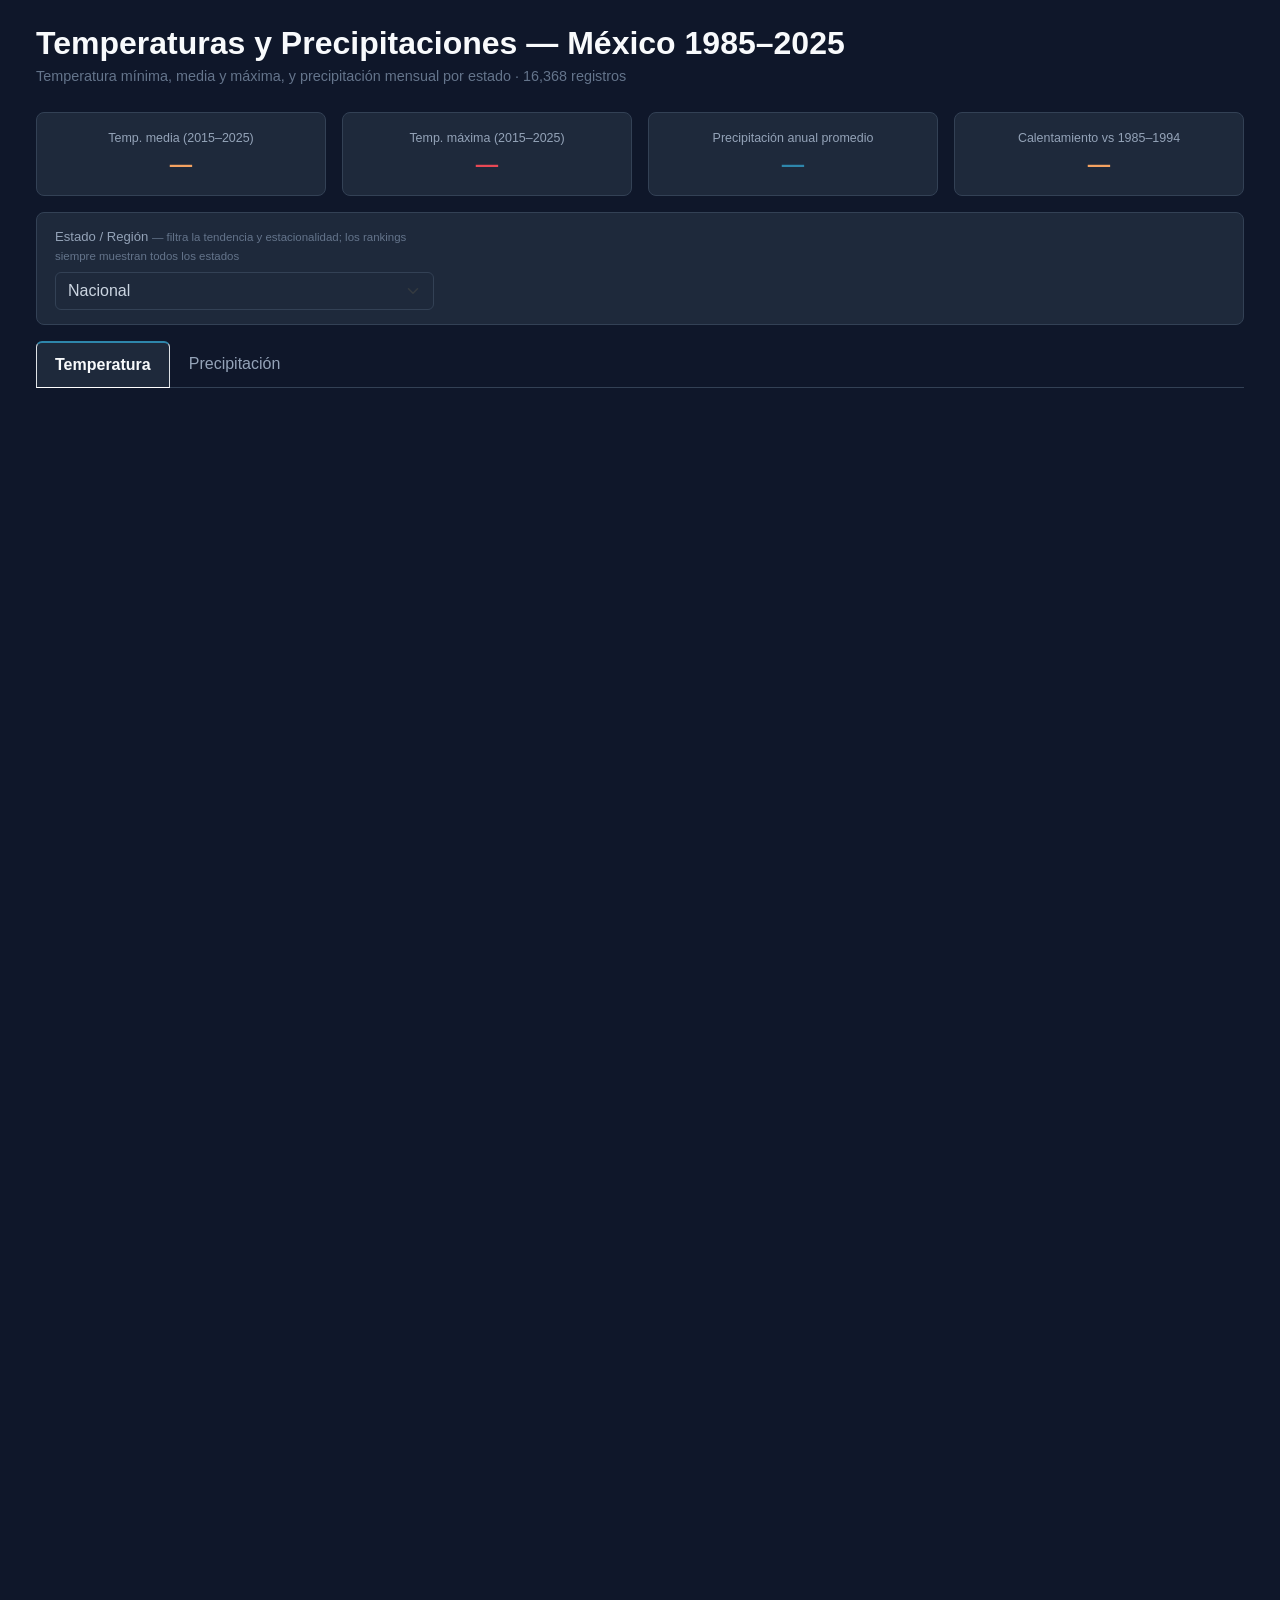
<file: site/temperaturas_lluvias.html>
<!DOCTYPE html>
<html lang="es">
<head>
  <meta charset="UTF-8">
  <meta name="viewport" content="width=device-width, initial-scale=1.0">
  <title>Temperaturas y Precipitaciones — México</title>
  <link href="https://cdn.jsdelivr.net/npm/bootstrap@5.3.3/dist/css/bootstrap.min.css"
        rel="stylesheet" crossorigin="anonymous">
  <style>
    body        { background:#0F172A; color:#CBD5E1; padding:24px;
                  font-family:-apple-system,BlinkMacSystemFont,"Segoe UI",sans-serif; }
    .kpi-card   { background:#1E293B; border:1px solid #334155; border-radius:8px;
                  padding:16px; text-align:center; height:100%; }
    .kpi-label  { color:#94A3B8; font-size:.78rem; margin-bottom:4px; }
    .kpi-value  { font-weight:700; margin:0; font-size:1.4rem; }
    .filter-box { background:#1E293B; border:1px solid #334155; border-radius:8px;
                  padding:14px 18px; }
    .dark-select { background-color:#1E293B!important; border-color:#334155!important;
                   color:#CBD5E1!important; }
    .dark-select:focus { border-color:#2E86AB!important;
                         box-shadow:0 0 0 .2rem rgba(46,134,171,.25)!important; }
    .dark-select option { background:#1E293B; color:#CBD5E1; }
    #filter-notice { display:none; align-items:center; gap:10px;
                     background:rgba(46,134,171,.12); border:1px solid #2E86AB;
                     border-radius:6px; padding:8px 14px; font-size:.83rem; color:#94A3B8; }
    #filter-badge  { background:#2E86AB; color:#fff; border-radius:4px;
                     padding:2px 8px; font-size:.78rem; }
    #clear-filter  { cursor:pointer; color:#94A3B8; font-size:.75rem;
                     border:1px solid #334155; border-radius:4px; padding:2px 8px;
                     background:transparent; }
    #clear-filter:hover { color:#F8FAFC; border-color:#64748B; }
    .nav-tabs   { border-bottom:1px solid #334155; }
    .nav-link   { color:#94A3B8; background:transparent; border:none;
                  border-top:2px solid transparent; border-radius:0; padding:10px 18px; }
    .nav-link:hover  { color:#F8FAFC; background:#1E293B; }
    .nav-link.active { color:#F8FAFC!important; background:#1E293B!important;
                       border-top:2px solid #2E86AB!important; font-weight:600; }
    .tab-content { background:#0F172A; padding-top:20px; }
  </style>
</head>
<body>
<div class="container-fluid">

  <div class="mb-4">
    <h2 style="color:#F8FAFC;font-weight:700;margin-bottom:4px;">
      Temperaturas y Precipitaciones — México 1985–2025
    </h2>
    <p style="color:#64748B;font-size:.9rem;">
      Temperatura mínima, media y máxima, y precipitación mensual por estado · 16,368 registros
    </p>
  </div>

  <div class="row g-3 mb-3"><div class="col-6 col-md-3">
      <div class="kpi-card">
        <p class="kpi-label">Temp. media (2015–2025)</p>
        <h3 class="kpi-value" id="kpi-media" style="color:#F4A261">—</h3>
      </div>
    </div><div class="col-6 col-md-3">
      <div class="kpi-card">
        <p class="kpi-label">Temp. máxima (2015–2025)</p>
        <h3 class="kpi-value" id="kpi-maxima" style="color:#E84855">—</h3>
      </div>
    </div><div class="col-6 col-md-3">
      <div class="kpi-card">
        <p class="kpi-label">Precipitación anual promedio</p>
        <h3 class="kpi-value" id="kpi-prec" style="color:#2E86AB">—</h3>
      </div>
    </div><div class="col-6 col-md-3">
      <div class="kpi-card">
        <p class="kpi-label">Calentamiento vs 1985–1994</p>
        <h3 class="kpi-value" id="kpi-delta" style="color:#F4A261">—</h3>
      </div>
    </div></div>

  <div class="filter-box mb-3">
    <div class="row g-3 align-items-end">
      <div class="col-10 col-md-4">
        <p style="color:#94A3B8;font-size:.82rem;margin-bottom:6px;">Estado / Región
          <small style="color:#64748B"> — filtra la tendencia y estacionalidad; los rankings siempre muestran todos los estados</small>
        </p>
        <select id="estado-select" class="form-select dark-select">
          <option value="Nacional">Nacional</option>
<option value="Aguascalientes">Aguascalientes</option>
<option value="Baja California">Baja California</option>
<option value="Baja California Sur">Baja California Sur</option>
<option value="Campeche">Campeche</option>
<option value="Chiapas">Chiapas</option>
<option value="Chihuahua">Chihuahua</option>
<option value="Ciudad de México">Ciudad de México</option>
<option value="Coahuila">Coahuila</option>
<option value="Colima">Colima</option>
<option value="Durango">Durango</option>
<option value="Estado de México">Estado de México</option>
<option value="Guanajuato">Guanajuato</option>
<option value="Guerrero">Guerrero</option>
<option value="Hidalgo">Hidalgo</option>
<option value="Jalisco">Jalisco</option>
<option value="Michoacán">Michoacán</option>
<option value="Morelos">Morelos</option>
<option value="Nayarit">Nayarit</option>
<option value="Nuevo León">Nuevo León</option>
<option value="Oaxaca">Oaxaca</option>
<option value="Puebla">Puebla</option>
<option value="Querétaro">Querétaro</option>
<option value="Quintana Roo">Quintana Roo</option>
<option value="San Luis Potosí">San Luis Potosí</option>
<option value="Sinaloa">Sinaloa</option>
<option value="Sonora">Sonora</option>
<option value="Tabasco">Tabasco</option>
<option value="Tamaulipas">Tamaulipas</option>
<option value="Tlaxcala">Tlaxcala</option>
<option value="Veracruz">Veracruz</option>
<option value="Yucatán">Yucatán</option>
<option value="Zacatecas">Zacatecas</option>
        </select>
      </div>
      <div class="col-2 col-md-8 d-flex align-items-end">
        <div id="filter-notice">
          <span id="filter-badge"></span>
          <button id="clear-filter">✕ limpiar</button>
        </div>
      </div>
    </div>
  </div>

  <ul class="nav nav-tabs mb-0" role="tablist">
    <li class="nav-item" role="presentation">
      <button class="nav-link active" data-bs-toggle="tab" data-bs-target="#tab-temp"
              type="button" role="tab">Temperatura</button>
    </li>
    <li class="nav-item" role="presentation">
      <button class="nav-link" data-bs-toggle="tab" data-bs-target="#tab-prec"
              type="button" role="tab">Precipitación</button>
    </li>
  </ul>

  <div class="tab-content">

    <div class="tab-pane fade show active" id="tab-temp" role="tabpanel">
      <div class="row g-3 mb-3">
        <div class="col-12 col-md-7">
          <div id="chart-temp-trend" style="min-height:380px"></div>
        </div>
        <div class="col-12 col-md-5">
          <div id="chart-temp-seasonal" style="min-height:360px"></div>
        </div>
      </div>
      <div class="row g-3">
        <div class="col-12"><div>                        <script>window.PlotlyConfig = {MathJaxConfig: 'local'};</script>
        <script charset="utf-8" src="https://cdn.plot.ly/plotly-3.5.0.min.js" integrity="sha256-fHbNLP+GlIXN+efbQec78UkemUz3NJp7UmfGxC1tNxs=" crossorigin="anonymous"></script>                <div id="chart-warming" class="plotly-graph-div" style="height:976px; width:100%;"></div>            <script>                window.PLOTLYENV=window.PLOTLYENV || {};                                if (document.getElementById("chart-warming")) {                    Plotly.newPlot(                        "chart-warming",                        [{"hovertemplate":"\u003cb\u003e%{y}\u003c\u002fb\u003e\u003cbr\u003e\u0394 temperatura: +%{x:.2f}\u00b0C\u003cextra\u003e\u003c\u002fextra\u003e","marker":{"color":["#E84855","#E84855","#E84855","#E84855","#E84855","#E84855","#E84855","#E84855","#E84855","#F4A261","#F4A261","#F4A261","#F4A261","#F4A261","#F4A261","#F4A261","#F4A261","#F4A261","#F4A261","#F4A261","#F4A261","#F4A261","#F4A261","#F4A261","#3BB273","#3BB273","#3BB273","#3BB273","#3BB273","#3BB273","#3BB273","#3BB273"]},"orientation":"h","text":["+3.34\u00b0C","+3.22\u00b0C","+2.92\u00b0C","+2.66\u00b0C","+2.48\u00b0C","+2.20\u00b0C","+2.14\u00b0C","+2.09\u00b0C","+2.00\u00b0C","+1.80\u00b0C","+1.75\u00b0C","+1.64\u00b0C","+1.56\u00b0C","+1.49\u00b0C","+1.49\u00b0C","+1.44\u00b0C","+1.39\u00b0C","+1.37\u00b0C","+1.34\u00b0C","+1.30\u00b0C","+1.28\u00b0C","+1.14\u00b0C","+1.12\u00b0C","+1.04\u00b0C","+0.97\u00b0C","+0.97\u00b0C","+0.91\u00b0C","+0.83\u00b0C","+0.64\u00b0C","+0.64\u00b0C","+0.52\u00b0C","+0.45\u00b0C"],"textposition":"outside","x":[3.34,3.22,2.92,2.66,2.48,2.2,2.14,2.09,2.0,1.8,1.75,1.64,1.56,1.49,1.49,1.44,1.39,1.37,1.34,1.3,1.28,1.14,1.12,1.04,0.97,0.97,0.91,0.83,0.64,0.64,0.52,0.45],"y":["San Luis Potos\u00ed","Hidalgo","Nuevo Le\u00f3n","Coahuila","Quer\u00e9taro","Quintana Roo","Colima","Chihuahua","Ciudad de M\u00e9xico","Oaxaca","Tamaulipas","Chiapas","Durango","Guanajuato","Campeche","Baja California Sur","Tlaxcala","Baja California","Puebla","Nayarit","Jalisco","Zacatecas","Yucat\u00e1n","Sinaloa","Michoac\u00e1n","Sonora","Aguascalientes","Morelos","Estado de M\u00e9xico","Veracruz","Tabasco","Guerrero"],"type":"bar"}],                        {"template":{"data":{"histogram2dcontour":[{"type":"histogram2dcontour","colorbar":{"outlinewidth":0,"ticks":""},"colorscale":[[0.0,"#0d0887"],[0.1111111111111111,"#46039f"],[0.2222222222222222,"#7201a8"],[0.3333333333333333,"#9c179e"],[0.4444444444444444,"#bd3786"],[0.5555555555555556,"#d8576b"],[0.6666666666666666,"#ed7953"],[0.7777777777777778,"#fb9f3a"],[0.8888888888888888,"#fdca26"],[1.0,"#f0f921"]]}],"choropleth":[{"type":"choropleth","colorbar":{"outlinewidth":0,"ticks":""}}],"histogram2d":[{"type":"histogram2d","colorbar":{"outlinewidth":0,"ticks":""},"colorscale":[[0.0,"#0d0887"],[0.1111111111111111,"#46039f"],[0.2222222222222222,"#7201a8"],[0.3333333333333333,"#9c179e"],[0.4444444444444444,"#bd3786"],[0.5555555555555556,"#d8576b"],[0.6666666666666666,"#ed7953"],[0.7777777777777778,"#fb9f3a"],[0.8888888888888888,"#fdca26"],[1.0,"#f0f921"]]}],"heatmap":[{"type":"heatmap","colorbar":{"outlinewidth":0,"ticks":""},"colorscale":[[0.0,"#0d0887"],[0.1111111111111111,"#46039f"],[0.2222222222222222,"#7201a8"],[0.3333333333333333,"#9c179e"],[0.4444444444444444,"#bd3786"],[0.5555555555555556,"#d8576b"],[0.6666666666666666,"#ed7953"],[0.7777777777777778,"#fb9f3a"],[0.8888888888888888,"#fdca26"],[1.0,"#f0f921"]]}],"contourcarpet":[{"type":"contourcarpet","colorbar":{"outlinewidth":0,"ticks":""}}],"contour":[{"type":"contour","colorbar":{"outlinewidth":0,"ticks":""},"colorscale":[[0.0,"#0d0887"],[0.1111111111111111,"#46039f"],[0.2222222222222222,"#7201a8"],[0.3333333333333333,"#9c179e"],[0.4444444444444444,"#bd3786"],[0.5555555555555556,"#d8576b"],[0.6666666666666666,"#ed7953"],[0.7777777777777778,"#fb9f3a"],[0.8888888888888888,"#fdca26"],[1.0,"#f0f921"]]}],"surface":[{"type":"surface","colorbar":{"outlinewidth":0,"ticks":""},"colorscale":[[0.0,"#0d0887"],[0.1111111111111111,"#46039f"],[0.2222222222222222,"#7201a8"],[0.3333333333333333,"#9c179e"],[0.4444444444444444,"#bd3786"],[0.5555555555555556,"#d8576b"],[0.6666666666666666,"#ed7953"],[0.7777777777777778,"#fb9f3a"],[0.8888888888888888,"#fdca26"],[1.0,"#f0f921"]]}],"mesh3d":[{"type":"mesh3d","colorbar":{"outlinewidth":0,"ticks":""}}],"scatter":[{"fillpattern":{"fillmode":"overlay","size":10,"solidity":0.2},"type":"scatter"}],"parcoords":[{"type":"parcoords","line":{"colorbar":{"outlinewidth":0,"ticks":""}}}],"scatterpolargl":[{"type":"scatterpolargl","marker":{"colorbar":{"outlinewidth":0,"ticks":""}}}],"bar":[{"error_x":{"color":"#2a3f5f"},"error_y":{"color":"#2a3f5f"},"marker":{"line":{"color":"#E5ECF6","width":0.5},"pattern":{"fillmode":"overlay","size":10,"solidity":0.2}},"type":"bar"}],"scattergeo":[{"type":"scattergeo","marker":{"colorbar":{"outlinewidth":0,"ticks":""}}}],"scatterpolar":[{"type":"scatterpolar","marker":{"colorbar":{"outlinewidth":0,"ticks":""}}}],"histogram":[{"marker":{"pattern":{"fillmode":"overlay","size":10,"solidity":0.2}},"type":"histogram"}],"scattergl":[{"type":"scattergl","marker":{"colorbar":{"outlinewidth":0,"ticks":""}}}],"scatter3d":[{"type":"scatter3d","line":{"colorbar":{"outlinewidth":0,"ticks":""}},"marker":{"colorbar":{"outlinewidth":0,"ticks":""}}}],"scattermap":[{"type":"scattermap","marker":{"colorbar":{"outlinewidth":0,"ticks":""}}}],"scattermapbox":[{"type":"scattermapbox","marker":{"colorbar":{"outlinewidth":0,"ticks":""}}}],"scatterternary":[{"type":"scatterternary","marker":{"colorbar":{"outlinewidth":0,"ticks":""}}}],"scattercarpet":[{"type":"scattercarpet","marker":{"colorbar":{"outlinewidth":0,"ticks":""}}}],"carpet":[{"aaxis":{"endlinecolor":"#2a3f5f","gridcolor":"white","linecolor":"white","minorgridcolor":"white","startlinecolor":"#2a3f5f"},"baxis":{"endlinecolor":"#2a3f5f","gridcolor":"white","linecolor":"white","minorgridcolor":"white","startlinecolor":"#2a3f5f"},"type":"carpet"}],"table":[{"cells":{"fill":{"color":"#EBF0F8"},"line":{"color":"white"}},"header":{"fill":{"color":"#C8D4E3"},"line":{"color":"white"}},"type":"table"}],"barpolar":[{"marker":{"line":{"color":"#E5ECF6","width":0.5},"pattern":{"fillmode":"overlay","size":10,"solidity":0.2}},"type":"barpolar"}],"pie":[{"automargin":true,"type":"pie"}]},"layout":{"autotypenumbers":"strict","colorway":["#636efa","#EF553B","#00cc96","#ab63fa","#FFA15A","#19d3f3","#FF6692","#B6E880","#FF97FF","#FECB52"],"font":{"color":"#2a3f5f"},"hovermode":"closest","hoverlabel":{"align":"left"},"paper_bgcolor":"white","plot_bgcolor":"#E5ECF6","polar":{"bgcolor":"#E5ECF6","angularaxis":{"gridcolor":"white","linecolor":"white","ticks":""},"radialaxis":{"gridcolor":"white","linecolor":"white","ticks":""}},"ternary":{"bgcolor":"#E5ECF6","aaxis":{"gridcolor":"white","linecolor":"white","ticks":""},"baxis":{"gridcolor":"white","linecolor":"white","ticks":""},"caxis":{"gridcolor":"white","linecolor":"white","ticks":""}},"coloraxis":{"colorbar":{"outlinewidth":0,"ticks":""}},"colorscale":{"sequential":[[0.0,"#0d0887"],[0.1111111111111111,"#46039f"],[0.2222222222222222,"#7201a8"],[0.3333333333333333,"#9c179e"],[0.4444444444444444,"#bd3786"],[0.5555555555555556,"#d8576b"],[0.6666666666666666,"#ed7953"],[0.7777777777777778,"#fb9f3a"],[0.8888888888888888,"#fdca26"],[1.0,"#f0f921"]],"sequentialminus":[[0.0,"#0d0887"],[0.1111111111111111,"#46039f"],[0.2222222222222222,"#7201a8"],[0.3333333333333333,"#9c179e"],[0.4444444444444444,"#bd3786"],[0.5555555555555556,"#d8576b"],[0.6666666666666666,"#ed7953"],[0.7777777777777778,"#fb9f3a"],[0.8888888888888888,"#fdca26"],[1.0,"#f0f921"]],"diverging":[[0,"#8e0152"],[0.1,"#c51b7d"],[0.2,"#de77ae"],[0.3,"#f1b6da"],[0.4,"#fde0ef"],[0.5,"#f7f7f7"],[0.6,"#e6f5d0"],[0.7,"#b8e186"],[0.8,"#7fbc41"],[0.9,"#4d9221"],[1,"#276419"]]},"xaxis":{"gridcolor":"white","linecolor":"white","ticks":"","title":{"standoff":15},"zerolinecolor":"white","automargin":true,"zerolinewidth":2},"yaxis":{"gridcolor":"white","linecolor":"white","ticks":"","title":{"standoff":15},"zerolinecolor":"white","automargin":true,"zerolinewidth":2},"scene":{"xaxis":{"backgroundcolor":"#E5ECF6","gridcolor":"white","linecolor":"white","showbackground":true,"ticks":"","zerolinecolor":"white","gridwidth":2},"yaxis":{"backgroundcolor":"#E5ECF6","gridcolor":"white","linecolor":"white","showbackground":true,"ticks":"","zerolinecolor":"white","gridwidth":2},"zaxis":{"backgroundcolor":"#E5ECF6","gridcolor":"white","linecolor":"white","showbackground":true,"ticks":"","zerolinecolor":"white","gridwidth":2}},"shapedefaults":{"line":{"color":"#2a3f5f"}},"annotationdefaults":{"arrowcolor":"#2a3f5f","arrowhead":0,"arrowwidth":1},"geo":{"bgcolor":"white","landcolor":"#E5ECF6","subunitcolor":"white","showland":true,"showlakes":true,"lakecolor":"white"},"title":{"x":0.05},"mapbox":{"style":"light"}}},"xaxis":{"range":[0,4.2],"gridcolor":"#334155","ticksuffix":"\u00b0C","title":{"text":"\u0394 Temperatura media (\u00b0C)"}},"yaxis":{"gridcolor":"rgba(0,0,0,0)","autorange":"reversed"},"font":{"color":"#CBD5E1"},"margin":{"t":40,"b":40,"l":10,"r":80},"title":{"text":"Calentamiento por estado: promedio 2015\u20132024 vs 1985\u20131994"},"height":976,"paper_bgcolor":"rgba(0,0,0,0)","plot_bgcolor":"rgba(0,0,0,0)"},                        {"responsive": true, "displayModeBar": false}                    )                };            </script>        </div></div>
      </div>
    </div>

    <div class="tab-pane fade" id="tab-prec" role="tabpanel">
      <div class="row g-3 mb-3">
        <div class="col-12 col-md-7">
          <div id="chart-prec-trend" style="min-height:380px"></div>
        </div>
        <div class="col-12 col-md-5">
          <div id="chart-prec-seasonal" style="min-height:360px"></div>
        </div>
      </div>
      <div class="row g-3">
        <div class="col-12"><div>                            <div id="chart-prec-rank" class="plotly-graph-div" style="height:976px; width:100%;"></div>            <script>                window.PLOTLYENV=window.PLOTLYENV || {};                                if (document.getElementById("chart-prec-rank")) {                    Plotly.newPlot(                        "chart-prec-rank",                        [{"hovertemplate":"\u003cb\u003e%{y}\u003c\u002fb\u003e\u003cbr\u003ePrecipitaci\u00f3n media: %{x:.1f}mm\u002fmes\u003cextra\u003e\u003c\u002fextra\u003e","marker":{"color":["rgba(46,134,171,1.00)","rgba(46,134,171,0.91)","rgba(46,134,171,0.80)","rgba(46,134,171,0.75)","rgba(46,134,171,0.74)","rgba(46,134,171,0.74)","rgba(46,134,171,0.73)","rgba(46,134,171,0.70)","rgba(46,134,171,0.69)","rgba(46,134,171,0.69)","rgba(46,134,171,0.66)","rgba(46,134,171,0.66)","rgba(46,134,171,0.59)","rgba(46,134,171,0.59)","rgba(46,134,171,0.58)","rgba(46,134,171,0.58)","rgba(46,134,171,0.58)","rgba(46,134,171,0.56)","rgba(46,134,171,0.56)","rgba(46,134,171,0.56)","rgba(46,134,171,0.55)","rgba(46,134,171,0.55)","rgba(46,134,171,0.53)","rgba(46,134,171,0.52)","rgba(46,134,171,0.50)","rgba(46,134,171,0.50)","rgba(46,134,171,0.48)","rgba(46,134,171,0.48)","rgba(46,134,171,0.47)","rgba(46,134,171,0.46)","rgba(46,134,171,0.41)","rgba(46,134,171,0.40)"]},"orientation":"h","text":["185mm","160mm","129mm","113mm","112mm","111mm","109mm","98mm","97mm","96mm","89mm","88mm","70mm","67mm","66mm","64mm","64mm","60mm","60mm","60mm","58mm","56mm","51mm","47mm","43mm","42mm","38mm","36mm","35mm","31mm","16mm","15mm"],"textposition":"outside","x":[184.9,159.7,128.9,113.1,111.7,110.7,109.3,98.2,96.7,96.2,89.3,88.3,69.5,67.2,66.4,64.5,64.5,60.5,60.1,59.8,57.6,56.0,51.3,47.1,42.6,41.7,38.2,36.4,35.4,31.4,16.0,14.9],"y":["Tabasco","Chiapas","Veracruz","Oaxaca","Quintana Roo","Puebla","Campeche","Nayarit","Morelos","Colima","Guerrero","Yucat\u00e1n","Jalisco","San Luis Potos\u00ed","Michoac\u00e1n","Tamaulipas","Estado de M\u00e9xico","Ciudad de M\u00e9xico","Tlaxcala","Sinaloa","Hidalgo","Guanajuato","Nuevo Le\u00f3n","Quer\u00e9taro","Aguascalientes","Zacatecas","Durango","Chihuahua","Sonora","Coahuila","Baja California Sur","Baja California"],"type":"bar"}],                        {"template":{"data":{"histogram2dcontour":[{"type":"histogram2dcontour","colorbar":{"outlinewidth":0,"ticks":""},"colorscale":[[0.0,"#0d0887"],[0.1111111111111111,"#46039f"],[0.2222222222222222,"#7201a8"],[0.3333333333333333,"#9c179e"],[0.4444444444444444,"#bd3786"],[0.5555555555555556,"#d8576b"],[0.6666666666666666,"#ed7953"],[0.7777777777777778,"#fb9f3a"],[0.8888888888888888,"#fdca26"],[1.0,"#f0f921"]]}],"choropleth":[{"type":"choropleth","colorbar":{"outlinewidth":0,"ticks":""}}],"histogram2d":[{"type":"histogram2d","colorbar":{"outlinewidth":0,"ticks":""},"colorscale":[[0.0,"#0d0887"],[0.1111111111111111,"#46039f"],[0.2222222222222222,"#7201a8"],[0.3333333333333333,"#9c179e"],[0.4444444444444444,"#bd3786"],[0.5555555555555556,"#d8576b"],[0.6666666666666666,"#ed7953"],[0.7777777777777778,"#fb9f3a"],[0.8888888888888888,"#fdca26"],[1.0,"#f0f921"]]}],"heatmap":[{"type":"heatmap","colorbar":{"outlinewidth":0,"ticks":""},"colorscale":[[0.0,"#0d0887"],[0.1111111111111111,"#46039f"],[0.2222222222222222,"#7201a8"],[0.3333333333333333,"#9c179e"],[0.4444444444444444,"#bd3786"],[0.5555555555555556,"#d8576b"],[0.6666666666666666,"#ed7953"],[0.7777777777777778,"#fb9f3a"],[0.8888888888888888,"#fdca26"],[1.0,"#f0f921"]]}],"contourcarpet":[{"type":"contourcarpet","colorbar":{"outlinewidth":0,"ticks":""}}],"contour":[{"type":"contour","colorbar":{"outlinewidth":0,"ticks":""},"colorscale":[[0.0,"#0d0887"],[0.1111111111111111,"#46039f"],[0.2222222222222222,"#7201a8"],[0.3333333333333333,"#9c179e"],[0.4444444444444444,"#bd3786"],[0.5555555555555556,"#d8576b"],[0.6666666666666666,"#ed7953"],[0.7777777777777778,"#fb9f3a"],[0.8888888888888888,"#fdca26"],[1.0,"#f0f921"]]}],"surface":[{"type":"surface","colorbar":{"outlinewidth":0,"ticks":""},"colorscale":[[0.0,"#0d0887"],[0.1111111111111111,"#46039f"],[0.2222222222222222,"#7201a8"],[0.3333333333333333,"#9c179e"],[0.4444444444444444,"#bd3786"],[0.5555555555555556,"#d8576b"],[0.6666666666666666,"#ed7953"],[0.7777777777777778,"#fb9f3a"],[0.8888888888888888,"#fdca26"],[1.0,"#f0f921"]]}],"mesh3d":[{"type":"mesh3d","colorbar":{"outlinewidth":0,"ticks":""}}],"scatter":[{"fillpattern":{"fillmode":"overlay","size":10,"solidity":0.2},"type":"scatter"}],"parcoords":[{"type":"parcoords","line":{"colorbar":{"outlinewidth":0,"ticks":""}}}],"scatterpolargl":[{"type":"scatterpolargl","marker":{"colorbar":{"outlinewidth":0,"ticks":""}}}],"bar":[{"error_x":{"color":"#2a3f5f"},"error_y":{"color":"#2a3f5f"},"marker":{"line":{"color":"#E5ECF6","width":0.5},"pattern":{"fillmode":"overlay","size":10,"solidity":0.2}},"type":"bar"}],"scattergeo":[{"type":"scattergeo","marker":{"colorbar":{"outlinewidth":0,"ticks":""}}}],"scatterpolar":[{"type":"scatterpolar","marker":{"colorbar":{"outlinewidth":0,"ticks":""}}}],"histogram":[{"marker":{"pattern":{"fillmode":"overlay","size":10,"solidity":0.2}},"type":"histogram"}],"scattergl":[{"type":"scattergl","marker":{"colorbar":{"outlinewidth":0,"ticks":""}}}],"scatter3d":[{"type":"scatter3d","line":{"colorbar":{"outlinewidth":0,"ticks":""}},"marker":{"colorbar":{"outlinewidth":0,"ticks":""}}}],"scattermap":[{"type":"scattermap","marker":{"colorbar":{"outlinewidth":0,"ticks":""}}}],"scattermapbox":[{"type":"scattermapbox","marker":{"colorbar":{"outlinewidth":0,"ticks":""}}}],"scatterternary":[{"type":"scatterternary","marker":{"colorbar":{"outlinewidth":0,"ticks":""}}}],"scattercarpet":[{"type":"scattercarpet","marker":{"colorbar":{"outlinewidth":0,"ticks":""}}}],"carpet":[{"aaxis":{"endlinecolor":"#2a3f5f","gridcolor":"white","linecolor":"white","minorgridcolor":"white","startlinecolor":"#2a3f5f"},"baxis":{"endlinecolor":"#2a3f5f","gridcolor":"white","linecolor":"white","minorgridcolor":"white","startlinecolor":"#2a3f5f"},"type":"carpet"}],"table":[{"cells":{"fill":{"color":"#EBF0F8"},"line":{"color":"white"}},"header":{"fill":{"color":"#C8D4E3"},"line":{"color":"white"}},"type":"table"}],"barpolar":[{"marker":{"line":{"color":"#E5ECF6","width":0.5},"pattern":{"fillmode":"overlay","size":10,"solidity":0.2}},"type":"barpolar"}],"pie":[{"automargin":true,"type":"pie"}]},"layout":{"autotypenumbers":"strict","colorway":["#636efa","#EF553B","#00cc96","#ab63fa","#FFA15A","#19d3f3","#FF6692","#B6E880","#FF97FF","#FECB52"],"font":{"color":"#2a3f5f"},"hovermode":"closest","hoverlabel":{"align":"left"},"paper_bgcolor":"white","plot_bgcolor":"#E5ECF6","polar":{"bgcolor":"#E5ECF6","angularaxis":{"gridcolor":"white","linecolor":"white","ticks":""},"radialaxis":{"gridcolor":"white","linecolor":"white","ticks":""}},"ternary":{"bgcolor":"#E5ECF6","aaxis":{"gridcolor":"white","linecolor":"white","ticks":""},"baxis":{"gridcolor":"white","linecolor":"white","ticks":""},"caxis":{"gridcolor":"white","linecolor":"white","ticks":""}},"coloraxis":{"colorbar":{"outlinewidth":0,"ticks":""}},"colorscale":{"sequential":[[0.0,"#0d0887"],[0.1111111111111111,"#46039f"],[0.2222222222222222,"#7201a8"],[0.3333333333333333,"#9c179e"],[0.4444444444444444,"#bd3786"],[0.5555555555555556,"#d8576b"],[0.6666666666666666,"#ed7953"],[0.7777777777777778,"#fb9f3a"],[0.8888888888888888,"#fdca26"],[1.0,"#f0f921"]],"sequentialminus":[[0.0,"#0d0887"],[0.1111111111111111,"#46039f"],[0.2222222222222222,"#7201a8"],[0.3333333333333333,"#9c179e"],[0.4444444444444444,"#bd3786"],[0.5555555555555556,"#d8576b"],[0.6666666666666666,"#ed7953"],[0.7777777777777778,"#fb9f3a"],[0.8888888888888888,"#fdca26"],[1.0,"#f0f921"]],"diverging":[[0,"#8e0152"],[0.1,"#c51b7d"],[0.2,"#de77ae"],[0.3,"#f1b6da"],[0.4,"#fde0ef"],[0.5,"#f7f7f7"],[0.6,"#e6f5d0"],[0.7,"#b8e186"],[0.8,"#7fbc41"],[0.9,"#4d9221"],[1,"#276419"]]},"xaxis":{"gridcolor":"white","linecolor":"white","ticks":"","title":{"standoff":15},"zerolinecolor":"white","automargin":true,"zerolinewidth":2},"yaxis":{"gridcolor":"white","linecolor":"white","ticks":"","title":{"standoff":15},"zerolinecolor":"white","automargin":true,"zerolinewidth":2},"scene":{"xaxis":{"backgroundcolor":"#E5ECF6","gridcolor":"white","linecolor":"white","showbackground":true,"ticks":"","zerolinecolor":"white","gridwidth":2},"yaxis":{"backgroundcolor":"#E5ECF6","gridcolor":"white","linecolor":"white","showbackground":true,"ticks":"","zerolinecolor":"white","gridwidth":2},"zaxis":{"backgroundcolor":"#E5ECF6","gridcolor":"white","linecolor":"white","showbackground":true,"ticks":"","zerolinecolor":"white","gridwidth":2}},"shapedefaults":{"line":{"color":"#2a3f5f"}},"annotationdefaults":{"arrowcolor":"#2a3f5f","arrowhead":0,"arrowwidth":1},"geo":{"bgcolor":"white","landcolor":"#E5ECF6","subunitcolor":"white","showland":true,"showlakes":true,"lakecolor":"white"},"title":{"x":0.05},"mapbox":{"style":"light"}}},"xaxis":{"gridcolor":"#334155","ticksuffix":"mm"},"yaxis":{"gridcolor":"rgba(0,0,0,0)","autorange":"reversed"},"font":{"color":"#CBD5E1"},"margin":{"t":40,"b":40,"l":10,"r":80},"title":{"text":"Precipitaci\u00f3n media mensual por estado"},"height":976,"paper_bgcolor":"rgba(0,0,0,0)","plot_bgcolor":"rgba(0,0,0,0)"},                        {"responsive": true, "displayModeBar": false}                    )                };            </script>        </div></div>
      </div>
    </div>

  </div>

</div>

<script src="https://cdn.jsdelivr.net/npm/bootstrap@5.3.3/dist/js/bootstrap.bundle.min.js"
        crossorigin="anonymous"></script>
<script>
const ESTADO_DATA = {"Nacional":{"kpi":{"media":22.3,"maxima":29.8,"prec_anual":774.0,"delta":1.63,"delta_str":"+1.63°C"},"temp_trend":{"years":[1985,1986,1987,1988,1989,1990,1991,1992,1993,1994,1995,1996,1997,1998,1999,2000,2001,2002,2003,2004,2005,2006,2007,2008,2009,2010,2011,2012,2013,2014,2015,2016,2017,2018,2019,2020,2021,2022,2023,2024,2025],"minima":[13.03,12.95,12.95,12.97,13.14,13.35,13.32,13.25,13.34,13.5,13.25,13.04,13.22,13.03,12.84,13.07,13.18,13.24,13.35,13.63,14.22,14.65,14.29,14.1,13.92,13.77,14.27,14.45,14.41,14.27,14.78,14.6,14.69,14.69,14.81,14.86,14.66,14.47,15.19,15.38,15.23],"media":[20.52,20.53,20.54,20.62,20.68,20.78,20.66,20.62,20.96,21.18,21.02,20.79,21.02,21.02,20.78,20.8,20.86,20.96,20.93,21.17,21.66,21.96,21.72,21.61,21.45,21.48,21.83,21.78,21.72,21.66,21.82,22.14,22.42,22.11,22.36,22.44,22.22,22.03,22.68,22.85,22.64],"maxima":[28.04,28.13,28.18,28.32,28.26,28.25,28.04,28.04,28.57,28.86,28.82,28.58,28.78,28.99,28.75,28.55,28.56,28.71,28.53,28.69,29.12,29.31,29.18,29.14,28.99,29.19,29.43,29.1,29.03,29.03,28.84,29.68,30.14,29.52,29.92,30.07,29.77,29.62,30.17,30.32,30.07]},"temp_seasonal":{"meses":["Ene","Feb","Mar","Abr","May","Jun","Jul","Ago","Sep","Oct","Nov","Dic"],"minima":[8.5,9.7,11.4,13.7,16.0,17.9,18.1,18.1,17.4,14.9,11.6,9.3],"media":[16.5,18.0,20.0,22.3,24.2,25.1,24.7,24.7,23.8,21.9,19.2,17.1],"maxima":[24.6,26.4,28.6,30.9,32.3,32.2,31.2,31.2,30.1,29.0,26.8,24.9]},"prec_trend":{"years":[1985,1986,1987,1988,1989,1990,1991,1992,1993,1994,1995,1996,1997,1998,1999,2000,2001,2002,2003,2004,2005,2006,2007,2008,2009,2010,2011,2012,2013,2014,2015,2016,2017,2018,2019,2020,2021,2022,2023,2024,2025],"prec":[770.6,748.0,689.2,765.6,691.8,877.9,796.4,809.3,859.6,718.2,766.8,664.4,692.1,741.0,754.1,765.2,766.1,738.9,796.1,872.2,788.1,808.0,812.2,900.7,723.4,962.1,697.2,742.3,920.6,830.8,872.0,744.1,781.9,803.8,718.4,722.4,769.6,743.6,589.8,735.7,769.6],"avg":773.7},"prec_seasonal":{"meses":["Ene","Feb","Mar","Abr","May","Jun","Jul","Ago","Sep","Oct","Nov","Dic"],"prec":[22.7,17.5,15.3,17.8,39.8,106.4,135.4,141.0,144.1,76.8,33.5,23.5]}},"Aguascalientes":{"kpi":{"media":18.0,"maxima":26.7,"prec_anual":515.0,"delta":0.95,"delta_str":"+0.95°C"},"temp_trend":{"years":[1985,1986,1987,1988,1989,1990,1991,1992,1993,1994,1995,1996,1997,1998,1999,2000,2001,2002,2003,2004,2005,2006,2007,2008,2009,2010,2011,2012,2013,2014,2015,2016,2017,2018,2019,2020,2021,2022,2023,2024,2025],"minima":[8.7,8.62,8.62,8.56,8.71,8.8,8.63,8.67,8.88,9.08,9.02,8.81,8.59,8.42,8.4,8.71,9.38,9.3,8.42,8.13,8.59,8.88,8.57,8.65,8.65,8.5,8.9,9.21,9.32,8.85,9.83,8.74,8.78,9.26,9.52,9.27,8.68,9.04,9.86,10.4,9.64],"media":[16.99,16.97,17.08,17.18,17.06,16.99,16.69,16.82,17.49,17.69,17.62,17.38,17.41,17.62,17.65,17.69,17.97,17.98,17.26,17.06,17.68,17.94,17.68,17.89,17.78,17.77,18.05,17.88,17.87,17.54,17.63,17.42,17.87,17.81,18.44,18.11,17.43,17.94,18.66,18.79,18.39],"maxima":[25.32,25.34,25.56,25.84,25.44,25.18,24.8,25.02,26.12,26.33,26.22,25.98,26.25,26.84,26.95,26.7,26.59,26.68,26.09,26.02,26.81,27.02,26.84,27.15,26.94,27.08,27.23,26.52,26.43,26.21,25.46,26.04,26.93,26.33,27.32,26.95,26.19,26.84,27.48,27.21,27.13]},"temp_seasonal":{"meses":["Ene","Feb","Mar","Abr","May","Jun","Jul","Ago","Sep","Oct","Nov","Dic"],"minima":[3.4,4.8,6.5,9.1,11.7,13.5,13.0,12.8,12.4,9.6,6.3,4.1],"media":[12.9,14.7,16.7,19.2,21.3,21.4,20.0,19.9,19.2,17.7,15.4,13.4],"maxima":[22.3,24.5,27.0,29.3,30.9,29.4,27.0,27.0,26.1,25.8,24.7,22.8]},"prec_trend":{"years":[1985,1986,1987,1988,1989,1990,1991,1992,1993,1994,1995,1996,1997,1998,1999,2000,2001,2002,2003,2004,2005,2006,2007,2008,2009,2010,2011,2012,2013,2014,2015,2016,2017,2018,2019,2020,2021,2022,2023,2024,2025],"prec":[464.3,435.1,371.8,406.8,404.1,671.8,649.2,603.7,463.6,448.0,462.1,379.6,322.6,358.7,303.3,417.7,399.2,613.4,567.2,711.3,509.3,655.1,582.2,656.9,414.9,493.1,257.8,447.7,756.4,534.7,836.7,574.9,579.4,768.7,453.1,498.3,672.4,389.8,353.6,595.7,629.0],"avg":515.0},"prec_seasonal":{"meses":["Ene","Feb","Mar","Abr","May","Jun","Jul","Ago","Sep","Oct","Nov","Dic"],"prec":[12.6,12.0,5.1,5.2,18.0,85.5,125.3,106.7,88.2,36.3,10.6,9.3]}},"Baja California":{"kpi":{"media":20.1,"maxima":26.8,"prec_anual":180.0,"delta":1.32,"delta_str":"+1.32°C"},"temp_trend":{"years":[1985,1986,1987,1988,1989,1990,1991,1992,1993,1994,1995,1996,1997,1998,1999,2000,2001,2002,2003,2004,2005,2006,2007,2008,2009,2010,2011,2012,2013,2014,2015,2016,2017,2018,2019,2020,2021,2022,2023,2024,2025],"minima":[10.45,10.72,10.58,10.51,10.82,10.78,11.02,11.37,11.07,11.24,11.31,11.08,10.54,10.02,10.33,10.81,10.8,10.32,10.94,12.29,12.66,12.72,12.55,12.42,12.69,12.43,12.42,12.8,12.74,15.04,14.37,13.48,13.77,13.48,13.02,13.33,13.42,14.0,12.94,12.54,13.02],"media":[18.37,18.63,18.58,18.71,19.0,18.77,18.87,19.08,18.76,19.02,19.39,19.42,18.64,18.1,18.49,18.75,18.76,18.41,18.75,19.61,19.79,19.81,19.62,19.6,19.68,19.28,19.37,19.94,20.02,21.68,20.94,20.58,20.59,20.51,19.74,20.18,19.95,20.38,19.2,19.41,19.62],"maxima":[26.32,26.56,26.6,26.94,27.2,26.81,26.78,26.81,26.48,26.81,27.48,27.76,26.8,26.2,26.68,26.74,26.75,26.52,26.58,26.98,26.97,26.91,26.74,26.81,26.71,26.17,26.36,27.1,27.27,28.33,27.54,27.65,27.39,27.55,26.44,27.08,26.49,26.77,25.44,26.35,26.22]},"temp_seasonal":{"meses":["Ene","Feb","Mar","Abr","May","Jun","Jul","Ago","Sep","Oct","Nov","Dic"],"minima":[6.4,7.0,8.5,10.2,12.7,15.5,18.4,19.2,17.5,13.3,9.3,6.5],"media":[13.4,14.0,15.8,17.8,20.2,23.3,25.9,26.6,25.0,21.0,16.7,13.5],"maxima":[20.4,21.0,23.2,25.4,27.8,31.1,33.3,33.9,32.5,28.8,24.2,20.5]},"prec_trend":{"years":[1985,1986,1987,1988,1989,1990,1991,1992,1993,1994,1995,1996,1997,1998,1999,2000,2001,2002,2003,2004,2005,2006,2007,2008,2009,2010,2011,2012,2013,2014,2015,2016,2017,2018,2019,2020,2021,2022,2023,2024,2025],"prec":[174.5,174.6,317.2,192.5,89.6,165.0,93.7,219.1,271.7,155.3,329.0,137.6,182.5,318.4,98.9,95.8,229.0,85.3,331.8,357.5,184.6,110.5,105.5,261.2,115.4,297.4,206.8,150.3,193.8,85.0,262.9,218.9,131.8,125.5,206.2,103.6,99.1,123.7,147.4,96.7,132.1],"avg":179.9},"prec_seasonal":{"meses":["Ene","Feb","Mar","Abr","May","Jun","Jul","Ago","Sep","Oct","Nov","Dic"],"prec":[28.5,34.3,23.6,9.1,2.8,1.4,4.0,10.0,12.3,12.7,14.2,25.5]}},"Baja California Sur":{"kpi":{"media":23.8,"maxima":30.2,"prec_anual":192.0,"delta":1.46,"delta_str":"+1.46°C"},"temp_trend":{"years":[1985,1986,1987,1988,1989,1990,1991,1992,1993,1994,1995,1996,1997,1998,1999,2000,2001,2002,2003,2004,2005,2006,2007,2008,2009,2010,2011,2012,2013,2014,2015,2016,2017,2018,2019,2020,2021,2022,2023,2024,2025],"minima":[14.58,14.48,14.12,14.2,14.44,14.18,14.28,14.62,14.44,14.5,14.44,14.52,14.46,13.75,13.51,13.92,14.02,14.21,14.22,14.06,15.37,16.26,16.04,16.51,16.32,15.68,16.07,16.41,16.32,17.2,17.65,16.96,17.03,17.58,17.23,17.14,16.81,17.12,17.63,17.42,17.92],"media":[22.45,22.48,22.18,22.17,22.25,22.01,22.12,22.41,22.32,22.51,22.7,22.64,22.48,22.19,22.1,22.19,22.18,22.3,22.27,22.24,23.06,23.39,23.12,23.42,23.21,22.76,22.95,23.1,23.02,24.0,24.01,23.86,23.94,24.04,23.53,23.68,23.39,23.43,23.75,23.6,24.01],"maxima":[30.36,30.52,30.26,30.17,30.08,29.87,29.97,30.22,30.21,30.55,30.98,30.8,30.53,30.66,30.71,30.5,30.36,30.39,30.33,30.43,30.81,30.52,30.2,30.33,30.12,29.87,29.85,29.79,29.69,30.82,30.37,30.75,30.86,30.49,29.8,30.22,29.98,29.76,29.85,29.81,30.1]},"temp_seasonal":{"meses":["Ene","Feb","Mar","Abr","May","Jun","Jul","Ago","Sep","Oct","Nov","Dic"],"minima":[9.7,10.2,11.5,13.2,15.1,18.2,21.5,22.4,21.7,18.3,14.2,10.9],"media":[17.3,18.0,19.5,21.3,23.2,25.8,28.3,28.9,28.0,25.3,21.5,18.1],"maxima":[24.9,25.7,27.6,29.4,31.2,33.5,35.1,35.4,34.4,32.4,28.8,25.4]},"prec_trend":{"years":[1985,1986,1987,1988,1989,1990,1991,1992,1993,1994,1995,1996,1997,1998,1999,2000,2001,2002,2003,2004,2005,2006,2007,2008,2009,2010,2011,2012,2013,2014,2015,2016,2017,2018,2019,2020,2021,2022,2023,2024,2025],"prec":[115.7,140.8,120.8,109.0,214.9,262.7,48.7,119.7,340.3,243.4,155.3,159.9,267.9,240.6,59.7,105.2,158.8,92.5,331.8,203.3,189.9,130.9,310.0,166.8,225.6,109.3,69.4,305.9,228.9,334.7,361.8,200.0,174.8,163.1,270.6,103.1,173.5,360.3,187.2,64.5,270.0],"avg":192.5},"prec_seasonal":{"meses":["Ene","Feb","Mar","Abr","May","Jun","Jul","Ago","Sep","Oct","Nov","Dic"],"prec":[9.7,5.6,3.3,1.2,0.4,2.7,16.1,47.8,70.3,17.3,9.6,9.0]}},"Campeche":{"kpi":{"media":27.7,"maxima":33.5,"prec_anual":1319.0,"delta":1.52,"delta_str":"+1.52°C"},"temp_trend":{"years":[1985,1986,1987,1988,1989,1990,1991,1992,1993,1994,1995,1996,1997,1998,1999,2000,2001,2002,2003,2004,2005,2006,2007,2008,2009,2010,2011,2012,2013,2014,2015,2016,2017,2018,2019,2020,2021,2022,2023,2024,2025],"minima":[19.21,18.81,18.8,18.99,18.91,18.98,19.11,19.08,19.23,19.46,19.29,19.26,19.66,19.45,19.1,19.21,19.47,19.46,19.31,19.33,19.88,20.56,20.44,20.53,20.53,20.64,20.98,20.97,21.15,21.28,21.66,21.97,21.78,21.18,21.64,22.08,21.73,21.66,22.48,22.71,22.52],"media":[26.42,26.26,26.08,26.16,26.09,26.23,26.24,26.03,26.28,26.48,26.22,26.09,26.33,26.02,25.74,25.88,26.01,26.05,25.98,26.04,26.26,26.58,26.62,26.8,26.62,26.52,26.76,26.67,26.78,27.17,27.63,27.82,27.7,27.04,27.6,27.81,27.54,27.32,28.32,28.35,28.05],"maxima":[33.64,33.72,33.42,33.38,33.32,33.55,33.4,33.0,33.34,33.52,33.18,32.94,33.05,32.64,32.4,32.59,32.55,32.67,32.69,32.78,32.66,32.61,32.8,33.07,32.78,32.43,32.52,32.38,32.41,33.03,33.59,33.71,33.59,32.89,33.56,33.54,33.37,33.0,34.18,33.97,33.6]},"temp_seasonal":{"meses":["Ene","Feb","Mar","Abr","May","Jun","Jul","Ago","Sep","Oct","Nov","Dic"],"minima":[17.2,17.9,19.2,21.0,22.2,22.3,21.9,21.9,21.9,21.0,19.2,17.9],"media":[23.5,24.7,26.4,28.4,29.3,28.5,28.1,28.1,27.7,26.6,25.1,24.0],"maxima":[29.8,31.5,33.6,35.8,36.4,34.7,34.4,34.2,33.5,32.3,31.0,30.0]},"prec_trend":{"years":[1985,1986,1987,1988,1989,1990,1991,1992,1993,1994,1995,1996,1997,1998,1999,2000,2001,2002,2003,2004,2005,2006,2007,2008,2009,2010,2011,2012,2013,2014,2015,2016,2017,2018,2019,2020,2021,2022,2023,2024,2025],"prec":[1014.8,969.9,1064.1,1274.7,1200.0,1173.4,1285.5,1446.6,1269.7,1317.8,1639.5,1270.3,1411.7,1291.1,1458.4,1406.4,1488.0,1635.4,491.7,1225.2,1790.4,1533.5,1307.1,1560.0,1133.5,1425.2,1180.9,1141.2,1698.7,1390.1,1326.2,1177.1,1407.5,1389.9,1303.2,1779.4,1218.8,1423.4,1132.8,1348.8,1084.6],"avg":1319.2},"prec_seasonal":{"meses":["Ene","Feb","Mar","Abr","May","Jun","Jul","Ago","Sep","Oct","Nov","Dic"],"prec":[43.3,29.6,22.2,29.0,86.4,218.2,171.2,209.7,223.8,162.6,77.1,46.4]}},"Chiapas":{"kpi":{"media":25.5,"maxima":31.5,"prec_anual":1928.0,"delta":1.67,"delta_str":"+1.67°C"},"temp_trend":{"years":[1985,1986,1987,1988,1989,1990,1991,1992,1993,1994,1995,1996,1997,1998,1999,2000,2001,2002,2003,2004,2005,2006,2007,2008,2009,2010,2011,2012,2013,2014,2015,2016,2017,2018,2019,2020,2021,2022,2023,2024,2025],"minima":[17.22,17.23,17.47,17.39,17.41,17.68,17.72,17.5,17.26,17.4,17.35,17.22,17.4,17.2,17.04,17.18,17.38,17.48,17.45,17.42,18.46,19.33,18.82,18.4,18.32,18.29,18.44,18.92,19.3,18.97,19.49,19.97,19.49,19.15,19.39,19.6,19.02,18.61,19.5,20.22,20.03],"media":[23.64,23.72,23.82,23.58,23.53,23.97,24.12,23.96,23.88,24.02,23.89,23.8,24.01,23.8,23.52,23.65,23.82,23.98,24.04,23.98,24.72,25.45,24.98,24.54,24.44,24.28,24.32,24.62,24.88,24.53,25.17,26.13,25.63,25.32,25.69,25.53,25.17,24.48,25.43,26.12,25.78],"maxima":[30.09,30.23,30.15,29.77,29.69,30.26,30.51,30.42,30.57,30.62,30.48,30.38,30.63,30.41,30.02,30.12,30.29,30.54,30.64,30.53,30.99,31.61,31.15,30.72,30.6,30.3,30.22,30.33,30.47,30.12,30.86,32.31,31.78,31.47,32.02,31.5,31.31,30.37,31.36,32.02,31.52]},"temp_seasonal":{"meses":["Ene","Feb","Mar","Abr","May","Jun","Jul","Ago","Sep","Oct","Nov","Dic"],"minima":[15.7,16.1,17.3,18.9,19.9,19.9,19.5,19.6,19.6,19.0,17.6,16.2],"media":[22.4,23.2,24.6,26.0,26.4,25.5,25.2,25.3,25.0,24.4,23.5,22.4],"maxima":[29.1,30.4,31.9,33.1,32.9,31.2,30.9,30.9,30.4,29.7,29.3,28.7]},"prec_trend":{"years":[1985,1986,1987,1988,1989,1990,1991,1992,1993,1994,1995,1996,1997,1998,1999,2000,2001,2002,2003,2004,2005,2006,2007,2008,2009,2010,2011,2012,2013,2014,2015,2016,2017,2018,2019,2020,2021,2022,2023,2024,2025],"prec":[1850.0,1435.1,1803.8,2065.5,1846.5,1833.2,1214.4,1336.4,2144.9,1623.3,2104.6,1522.4,1475.7,1662.4,2078.3,2170.1,2269.9,2088.0,1935.6,1713.8,2190.7,2354.2,2302.6,2354.9,1953.1,2730.3,2381.6,1885.3,2278.8,2056.2,1741.1,1614.2,1994.0,1705.2,1767.5,2167.9,1807.2,2054.1,1701.5,1854.6,1966.3],"avg":1927.7},"prec_seasonal":{"meses":["Ene","Feb","Mar","Abr","May","Jun","Jul","Ago","Sep","Oct","Nov","Dic"],"prec":[54.1,39.8,37.9,53.3,153.1,299.6,239.1,305.8,346.0,235.2,100.4,63.6]}},"Chihuahua":{"kpi":{"media":18.9,"maxima":27.7,"prec_anual":439.0,"delta":2.11,"delta_str":"+2.11°C"},"temp_trend":{"years":[1985,1986,1987,1988,1989,1990,1991,1992,1993,1994,1995,1996,1997,1998,1999,2000,2001,2002,2003,2004,2005,2006,2007,2008,2009,2010,2011,2012,2013,2014,2015,2016,2017,2018,2019,2020,2021,2022,2023,2024,2025],"minima":[7.35,7.06,7.07,7.88,8.22,8.17,8.17,8.4,8.82,8.79,8.35,7.96,7.96,8.33,8.4,8.47,9.98,10.77,10.11,10.01,9.82,9.7,9.42,9.48,9.52,9.48,10.2,10.18,9.58,9.03,9.56,9.34,10.23,10.49,10.32,10.05,10.13,9.64,10.42,11.05,10.55],"media":[16.08,15.93,16.18,17.0,16.99,16.63,16.65,16.98,17.74,18.17,17.95,17.28,17.08,17.52,17.48,17.11,18.42,19.3,18.53,18.44,18.47,18.4,18.18,18.12,18.17,18.49,19.1,18.68,18.03,17.72,17.78,18.23,19.36,19.14,19.02,19.18,19.06,18.71,19.24,19.52,19.12],"maxima":[24.86,24.83,25.28,26.17,25.82,25.1,25.13,25.57,26.68,27.57,27.59,26.66,26.21,26.73,26.57,25.78,26.89,27.87,26.97,26.91,27.12,27.12,26.95,26.79,26.82,27.52,28.02,27.17,26.52,26.42,25.99,27.11,28.46,27.79,27.7,28.32,27.99,27.76,28.02,27.97,27.7]},"temp_seasonal":{"meses":["Ene","Feb","Mar","Abr","May","Jun","Jul","Ago","Sep","Oct","Nov","Dic"],"minima":[0.8,2.7,5.2,8.9,12.3,16.6,17.1,16.7,14.8,9.9,4.6,1.4],"media":[9.9,12.1,15.0,18.6,22.1,25.4,24.5,23.9,22.2,18.6,13.8,10.4],"maxima":[19.0,21.5,24.7,28.4,31.9,34.2,31.9,31.1,29.6,27.4,23.0,19.4]},"prec_trend":{"years":[1985,1986,1987,1988,1989,1990,1991,1992,1993,1994,1995,1996,1997,1998,1999,2000,2001,2002,2003,2004,2005,2006,2007,2008,2009,2010,2011,2012,2013,2014,2015,2016,2017,2018,2019,2020,2021,2022,2023,2024,2025],"prec":[377.8,447.5,467.0,411.0,373.1,526.0,587.0,456.2,536.9,477.5,347.4,439.9,455.4,271.3,238.9,306.6,322.9,353.6,374.8,745.4,462.5,607.0,496.5,550.1,468.9,470.0,260.5,471.5,618.1,490.1,630.6,512.3,453.9,490.6,470.4,260.8,410.6,472.6,224.6,243.9,406.4],"avg":438.7},"prec_seasonal":{"meses":["Ene","Feb","Mar","Abr","May","Jun","Jul","Ago","Sep","Oct","Nov","Dic"],"prec":[14.6,11.7,7.5,6.5,9.7,40.2,115.6,105.1,70.2,25.5,15.1,17.1]}},"Ciudad de México":{"kpi":{"media":18.0,"maxima":25.0,"prec_anual":730.0,"delta":2.04,"delta_str":"+2.04°C"},"temp_trend":{"years":[1985,1986,1987,1988,1989,1990,1991,1992,1993,1994,1995,1996,1997,1998,1999,2000,2001,2002,2003,2004,2005,2006,2007,2008,2009,2010,2011,2012,2013,2014,2015,2016,2017,2018,2019,2020,2021,2022,2023,2024,2025],"minima":[8.38,8.47,8.39,7.88,7.86,8.42,8.68,8.61,8.36,8.14,7.48,7.73,8.9,8.95,8.73,8.59,8.5,8.92,8.83,8.48,9.63,10.81,10.76,10.83,10.8,10.57,10.62,10.65,10.69,10.8,10.61,9.78,9.76,10.36,11.22,11.07,10.76,11.88,11.8,12.81,12.06],"media":[15.81,16.09,16.18,15.77,15.44,15.93,16.24,16.09,16.18,16.21,15.52,15.44,16.23,16.17,15.89,15.85,15.83,16.07,16.11,16.07,16.72,17.34,17.23,17.43,17.41,17.24,17.21,17.39,17.81,17.37,17.29,17.12,17.38,17.4,18.37,18.26,17.91,18.27,18.46,19.49,18.41],"maxima":[23.28,23.74,23.98,23.65,23.05,23.5,23.88,23.6,24.0,24.29,23.58,23.14,23.58,23.42,23.07,23.12,23.17,23.22,23.42,23.68,23.81,23.88,23.78,24.06,24.04,23.93,23.83,24.14,24.95,23.94,24.01,24.47,25.0,24.43,25.52,25.44,25.06,24.69,25.1,26.19,24.78]},"temp_seasonal":{"meses":["Ene","Feb","Mar","Abr","May","Jun","Jul","Ago","Sep","Oct","Nov","Dic"],"minima":[6.2,7.5,8.9,10.7,11.6,12.2,11.4,11.6,11.5,10.1,8.1,6.6],"media":[14.0,15.6,17.2,18.6,19.2,18.7,17.7,17.8,17.4,16.6,15.3,14.2],"maxima":[21.8,23.7,25.5,26.6,26.8,25.2,24.0,23.9,23.3,23.2,22.7,21.9]},"prec_trend":{"years":[1985,1986,1987,1988,1989,1990,1991,1992,1993,1994,1995,1996,1997,1998,1999,2000,2001,2002,2003,2004,2005,2006,2007,2008,2009,2010,2011,2012,2013,2014,2015,2016,2017,2018,2019,2020,2021,2022,2023,2024,2025],"prec":[714.2,688.3,693.2,771.1,592.0,835.3,1220.6,992.9,739.5,1022.1,961.2,619.9,778.0,788.0,675.8,762.9,823.6,768.2,768.0,728.6,645.3,882.4,866.5,740.9,713.1,697.9,782.6,568.9,698.1,615.7,492.0,655.9,487.9,786.3,565.5,469.8,637.3,553.1,457.6,764.9,894.2],"avg":729.7},"prec_seasonal":{"meses":["Ene","Feb","Mar","Abr","May","Jun","Jul","Ago","Sep","Oct","Nov","Dic"],"prec":[6.8,6.5,10.9,23.2,50.8,125.6,151.2,149.0,127.9,58.4,14.8,5.3]}},"Coahuila":{"kpi":{"media":22.2,"maxima":29.4,"prec_anual":378.0,"delta":2.77,"delta_str":"+2.77°C"},"temp_trend":{"years":[1985,1986,1987,1988,1989,1990,1991,1992,1993,1994,1995,1996,1997,1998,1999,2000,2001,2002,2003,2004,2005,2006,2007,2008,2009,2010,2011,2012,2013,2014,2015,2016,2017,2018,2019,2020,2021,2022,2023,2024,2025],"minima":[11.93,11.46,11.02,11.34,11.75,12.21,12.12,11.91,12.2,12.21,11.82,11.25,11.47,11.89,11.94,12.36,12.71,12.86,12.81,12.83,13.74,14.41,14.01,14.12,13.74,13.74,14.88,14.5,13.73,13.32,13.49,14.64,14.72,14.71,14.97,14.92,14.86,14.66,16.19,15.98,16.28],"media":[19.4,19.03,18.68,19.13,19.47,19.61,19.38,19.38,20.1,20.41,20.12,19.32,19.55,20.41,20.42,20.41,20.8,21.16,21.04,21.2,21.75,21.61,21.38,21.8,21.34,21.6,22.6,21.9,21.18,20.83,20.62,21.79,22.13,21.6,22.3,22.32,22.39,22.11,23.17,22.72,23.32],"maxima":[26.92,26.6,26.38,26.94,27.18,27.03,26.63,26.9,28.03,28.62,28.4,27.44,27.69,28.94,28.93,28.48,28.92,29.46,29.32,29.57,29.77,28.86,28.75,29.47,28.97,29.49,30.33,29.32,28.62,28.34,27.7,28.93,29.55,28.51,29.68,29.72,29.91,29.55,30.14,29.48,30.32]},"temp_seasonal":{"meses":["Ene","Feb","Mar","Abr","May","Jun","Jul","Ago","Sep","Oct","Nov","Dic"],"minima":[5.0,7.2,10.3,13.9,17.4,19.4,19.9,19.9,17.7,14.0,9.4,6.0],"media":[12.8,15.4,18.7,22.2,25.4,26.9,26.9,27.0,24.5,21.4,17.0,13.7],"maxima":[20.7,23.7,27.1,30.5,33.4,34.3,33.9,34.1,31.3,28.8,24.7,21.4]},"prec_trend":{"years":[1985,1986,1987,1988,1989,1990,1991,1992,1993,1994,1995,1996,1997,1998,1999,2000,2001,2002,2003,2004,2005,2006,2007,2008,2009,2010,2011,2012,2013,2014,2015,2016,2017,2018,2019,2020,2021,2022,2023,2024,2025],"prec":[340.2,412.3,396.1,384.0,322.1,396.1,471.5,551.4,312.3,320.7,351.4,328.4,417.2,326.2,344.0,388.1,305.1,425.3,491.7,594.1,471.1,320.7,522.3,459.0,330.8,592.0,176.0,323.6,443.6,423.9,525.1,554.9,358.9,397.0,261.5,227.2,246.6,261.4,242.3,276.0,218.7],"avg":378.3},"prec_seasonal":{"meses":["Ene","Feb","Mar","Abr","May","Jun","Jul","Ago","Sep","Oct","Nov","Dic"],"prec":[11.9,10.5,15.0,19.7,42.7,46.3,51.0,50.3,69.2,33.8,16.6,11.0]}},"Colima":{"kpi":{"media":27.1,"maxima":33.3,"prec_anual":1162.0,"delta":2.15,"delta_str":"+2.15°C"},"temp_trend":{"years":[1985,1986,1987,1988,1989,1990,1991,1992,1993,1994,1995,1996,1997,1998,1999,2000,2001,2002,2003,2004,2005,2006,2007,2008,2009,2010,2011,2012,2013,2014,2015,2016,2017,2018,2019,2020,2021,2022,2023,2024,2025],"minima":[17.24,17.39,17.4,16.82,17.08,17.47,17.38,17.2,16.98,17.37,17.54,17.61,18.03,17.7,17.62,18.23,18.04,18.44,18.98,19.52,20.36,20.13,19.47,19.59,19.43,19.2,19.67,20.08,20.45,20.89,21.28,20.52,20.29,20.58,20.83,20.92,20.54,20.53,21.32,20.69,21.45],"media":[24.8,24.99,25.03,24.6,24.8,25.16,24.95,24.98,24.98,25.03,25.01,25.12,25.35,25.16,25.2,25.68,25.48,25.62,26.09,26.26,26.55,26.53,26.13,26.1,25.83,25.39,25.64,26.01,26.36,26.99,27.28,27.29,26.89,27.17,27.34,27.12,26.75,26.68,27.22,26.97,27.24],"maxima":[32.39,32.62,32.67,32.43,32.57,32.89,32.57,32.77,32.96,32.7,32.5,32.62,32.72,32.65,32.82,33.14,32.92,32.82,33.26,33.04,32.76,32.99,32.82,32.67,32.26,31.61,31.62,31.93,32.27,33.07,33.3,34.07,33.5,33.73,33.82,33.31,32.94,32.8,33.08,33.23,33.02]},"temp_seasonal":{"meses":["Ene","Feb","Mar","Abr","May","Jun","Jul","Ago","Sep","Oct","Nov","Dic"],"minima":[16.3,16.2,16.2,17.1,19.3,21.5,21.6,21.6,21.6,21.0,19.4,17.4],"media":[24.0,24.2,24.4,25.1,26.7,27.6,27.4,27.4,27.0,26.9,26.1,24.7],"maxima":[31.8,32.1,32.6,33.1,34.1,33.8,33.2,33.1,32.5,32.8,32.8,32.0]},"prec_trend":{"years":[1985,1986,1987,1988,1989,1990,1991,1992,1993,1994,1995,1996,1997,1998,1999,2000,2001,2002,2003,2004,2005,2006,2007,2008,2009,2010,2011,2012,2013,2014,2015,2016,2017,2018,2019,2020,2021,2022,2023,2024,2025],"prec":[498.6,786.4,731.7,788.8,724.0,1161.7,675.3,1353.5,1257.1,705.6,624.1,906.6,692.2,946.6,1070.2,759.7,715.3,956.6,877.1,978.0,726.1,1102.8,1029.1,933.1,860.4,1200.8,1366.1,990.6,1877.1,1920.4,1956.8,1333.3,1728.9,1611.7,1817.0,1665.0,2280.7,1477.4,1371.4,1604.2,1586.4],"avg":1162.2},"prec_seasonal":{"meses":["Ene","Feb","Mar","Abr","May","Jun","Jul","Ago","Sep","Oct","Nov","Dic"],"prec":[19.3,16.5,9.1,0.5,9.2,157.1,212.5,266.0,282.0,148.9,30.4,10.7]}},"Durango":{"kpi":{"media":18.7,"maxima":27.8,"prec_anual":462.0,"delta":1.63,"delta_str":"+1.63°C"},"temp_trend":{"years":[1985,1986,1987,1988,1989,1990,1991,1992,1993,1994,1995,1996,1997,1998,1999,2000,2001,2002,2003,2004,2005,2006,2007,2008,2009,2010,2011,2012,2013,2014,2015,2016,2017,2018,2019,2020,2021,2022,2023,2024,2025],"minima":[8.13,8.02,8.09,8.27,8.47,8.79,8.64,8.56,8.99,9.11,8.64,8.17,8.08,7.92,7.92,8.33,8.6,8.83,8.99,9.34,9.43,9.02,8.58,8.75,8.55,8.36,8.98,9.22,9.27,8.97,9.62,9.52,9.49,9.62,9.48,9.28,9.51,9.11,10.35,10.11,10.32],"media":[16.8,16.61,16.72,17.05,17.1,17.17,16.99,17.03,17.69,17.98,17.63,16.98,17.08,17.49,17.37,17.38,17.52,17.68,17.67,18.08,18.35,17.96,17.59,17.73,17.5,17.73,18.41,18.15,17.99,18.01,17.97,18.41,18.62,18.6,18.73,18.48,18.58,18.47,19.49,19.4,19.47],"maxima":[25.45,25.22,25.39,25.87,25.72,25.57,25.33,25.5,26.41,26.87,26.65,25.82,26.12,27.08,26.86,26.45,26.46,26.56,26.38,26.86,27.32,26.92,26.63,26.7,26.47,27.14,27.87,27.09,26.74,27.07,26.3,27.31,27.75,27.63,27.98,27.83,27.67,27.83,28.64,28.66,28.61]},"temp_seasonal":{"meses":["Ene","Feb","Mar","Abr","May","Jun","Jul","Ago","Sep","Oct","Nov","Dic"],"minima":[2.0,3.7,5.8,8.8,11.8,14.7,14.8,14.6,13.4,9.7,5.3,2.7],"media":[11.5,13.6,16.0,18.9,21.7,23.3,22.1,21.8,20.5,18.2,14.7,12.1],"maxima":[21.0,23.5,26.2,29.2,31.5,31.9,29.4,29.1,27.6,26.7,24.1,21.5]},"prec_trend":{"years":[1985,1986,1987,1988,1989,1990,1991,1992,1993,1994,1995,1996,1997,1998,1999,2000,2001,2002,2003,2004,2005,2006,2007,2008,2009,2010,2011,2012,2013,2014,2015,2016,2017,2018,2019,2020,2021,2022,2023,2024,2025],"prec":[484.5,653.5,479.2,451.6,385.8,748.4,678.7,514.7,497.7,373.0,317.6,442.3,393.2,269.6,275.1,319.1,251.0,379.3,436.5,644.7,373.8,581.9,429.6,642.6,519.4,559.3,245.6,406.2,513.9,496.6,627.1,509.9,454.6,520.6,428.7,390.3,470.0,502.2,332.8,379.5,544.5],"avg":461.6},"prec_seasonal":{"meses":["Ene","Feb","Mar","Abr","May","Jun","Jul","Ago","Sep","Oct","Nov","Dic"],"prec":[12.5,7.7,5.0,3.7,9.1,50.9,115.0,105.7,95.9,31.2,13.8,11.4]}},"Estado de México":{"kpi":{"media":15.3,"maxima":23.2,"prec_anual":778.0,"delta":0.68,"delta_str":"+0.68°C"},"temp_trend":{"years":[1985,1986,1987,1988,1989,1990,1991,1992,1993,1994,1995,1996,1997,1998,1999,2000,2001,2002,2003,2004,2005,2006,2007,2008,2009,2010,2011,2012,2013,2014,2015,2016,2017,2018,2019,2020,2021,2022,2023,2024,2025],"minima":[7.01,7.02,7.21,7.12,6.97,6.98,6.78,6.62,6.71,6.86,6.57,6.42,6.68,6.39,6.02,5.89,5.86,6.33,6.89,7.49,7.67,7.1,6.86,7.03,6.82,6.58,7.05,7.69,7.92,6.93,7.42,7.27,6.59,7.1,7.42,7.09,7.15,7.59,7.69,8.12,8.17],"media":[14.66,14.82,15.08,14.98,14.58,14.57,14.35,14.22,14.52,14.58,14.41,14.35,14.72,14.62,14.2,14.04,13.92,14.35,14.91,15.52,15.54,14.88,14.61,14.64,14.36,14.19,14.48,15.11,15.61,14.73,14.84,15.15,15.08,15.17,15.58,15.12,15.05,15.28,15.52,15.96,15.7],"maxima":[22.32,22.63,22.98,22.87,22.21,22.18,21.98,21.85,22.38,22.32,22.24,22.32,22.79,22.87,22.42,22.2,21.98,22.42,22.98,23.56,23.47,22.67,22.38,22.28,21.94,21.81,21.94,22.57,23.26,22.52,22.27,23.03,23.56,23.2,23.73,23.14,22.96,22.97,23.3,23.81,23.22]},"temp_seasonal":{"meses":["Ene","Feb","Mar","Abr","May","Jun","Jul","Ago","Sep","Oct","Nov","Dic"],"minima":[3.0,4.0,5.6,7.5,8.9,9.8,9.5,9.6,9.6,7.6,5.2,3.8],"media":[11.8,13.2,14.9,16.4,17.2,16.7,15.9,15.9,15.7,14.7,13.3,12.3],"maxima":[20.6,22.4,24.1,25.3,25.5,23.5,22.3,22.3,21.9,21.8,21.5,20.9]},"prec_trend":{"years":[1985,1986,1987,1988,1989,1990,1991,1992,1993,1994,1995,1996,1997,1998,1999,2000,2001,2002,2003,2004,2005,2006,2007,2008,2009,2010,2011,2012,2013,2014,2015,2016,2017,2018,2019,2020,2021,2022,2023,2024,2025],"prec":[777.0,699.3,741.2,856.6,750.8,1115.3,962.6,992.1,618.4,554.5,611.4,559.7,540.4,573.0,557.2,667.8,742.9,703.5,708.0,751.1,549.1,719.1,876.3,679.6,725.7,809.7,657.6,628.5,843.1,884.7,858.6,914.8,865.5,1098.8,837.6,758.8,933.8,849.3,791.6,1047.0,1067.9],"avg":777.6},"prec_seasonal":{"meses":["Ene","Feb","Mar","Abr","May","Jun","Jul","Ago","Sep","Oct","Nov","Dic"],"prec":[7.6,9.0,10.9,19.7,53.2,134.5,159.3,157.5,143.5,61.5,17.8,4.6]}},"Guanajuato":{"kpi":{"media":19.5,"maxima":27.7,"prec_anual":677.0,"delta":1.48,"delta_str":"+1.48°C"},"temp_trend":{"years":[1985,1986,1987,1988,1989,1990,1991,1992,1993,1994,1995,1996,1997,1998,1999,2000,2001,2002,2003,2004,2005,2006,2007,2008,2009,2010,2011,2012,2013,2014,2015,2016,2017,2018,2019,2020,2021,2022,2023,2024,2025],"minima":[9.9,9.7,9.37,9.8,9.54,9.98,10.02,9.78,9.71,10.27,10.54,9.87,9.81,9.98,9.03,9.49,9.62,9.88,9.88,9.61,9.77,11.51,11.09,12.98,11.19,10.62,10.32,10.71,11.26,10.92,11.27,10.93,10.68,10.93,11.32,11.12,10.73,10.7,11.44,12.46,11.36],"media":[17.73,17.74,17.75,18.19,18.04,18.08,18.18,17.38,18.06,18.66,18.67,18.47,18.25,18.72,17.89,18.31,18.1,18.28,18.32,17.93,18.53,19.62,19.17,20.82,19.41,18.7,18.96,19.02,19.29,18.98,19.13,19.17,19.28,19.08,19.8,19.53,19.07,19.28,19.96,20.42,19.33],"maxima":[25.57,25.75,26.12,26.56,26.55,26.15,26.37,24.99,26.38,27.04,26.8,27.07,26.72,27.46,26.78,27.12,26.56,26.68,26.75,26.3,27.32,27.74,27.32,28.71,27.63,26.81,27.61,27.21,27.32,27.04,27.0,27.38,27.9,27.21,28.25,27.95,27.38,27.87,28.47,28.37,27.29]},"temp_seasonal":{"meses":["Ene","Feb","Mar","Abr","May","Jun","Jul","Ago","Sep","Oct","Nov","Dic"],"minima":[5.6,6.9,9.0,11.4,13.5,14.3,13.6,13.3,13.1,10.9,8.0,6.1],"media":[14.7,16.3,18.6,20.9,22.4,21.7,20.3,20.2,19.8,18.6,16.7,15.0],"maxima":[23.7,25.7,28.1,30.3,31.3,29.2,27.1,27.1,26.6,26.3,25.4,24.0]},"prec_trend":{"years":[1985,1986,1987,1988,1989,1990,1991,1992,1993,1994,1995,1996,1997,1998,1999,2000,2001,2002,2003,2004,2005,2006,2007,2008,2009,2010,2011,2012,2013,2014,2015,2016,2017,2018,2019,2020,2021,2022,2023,2024,2025],"prec":[533.9,538.6,579.4,530.0,483.9,823.9,1089.4,953.6,801.0,530.6,598.8,567.0,489.8,724.0,439.4,1080.5,717.2,810.5,921.4,877.9,510.0,779.9,798.7,732.8,623.2,797.7,378.7,573.3,762.1,679.0,840.8,691.3,611.5,850.3,553.7,475.6,780.4,480.2,435.3,609.8,682.1],"avg":676.5},"prec_seasonal":{"meses":["Ene","Feb","Mar","Abr","May","Jun","Jul","Ago","Sep","Oct","Nov","Dic"],"prec":[10.7,10.7,9.9,9.9,35.5,115.2,159.4,154.4,114.2,38.0,11.1,7.8]}},"Guerrero":{"kpi":{"media":25.5,"maxima":32.4,"prec_anual":1079.0,"delta":0.47,"delta_str":"+0.47°C"},"temp_trend":{"years":[1985,1986,1987,1988,1989,1990,1991,1992,1993,1994,1995,1996,1997,1998,1999,2000,2001,2002,2003,2004,2005,2006,2007,2008,2009,2010,2011,2012,2013,2014,2015,2016,2017,2018,2019,2020,2021,2022,2023,2024,2025],"minima":[17.95,18.28,18.5,18.37,18.28,18.31,18.32,18.28,18.32,18.6,18.42,18.18,18.09,17.82,17.62,17.9,18.3,18.2,17.98,18.0,18.62,19.09,18.52,18.37,18.47,18.47,18.72,18.94,19.12,19.0,18.94,18.03,17.72,18.2,18.55,18.92,18.85,19.25,19.16,18.76,19.26],"media":[24.62,24.96,25.19,25.08,24.99,25.11,25.1,25.08,25.2,25.38,25.26,25.14,25.21,24.96,24.73,25.0,25.3,25.12,24.95,25.17,25.72,26.13,25.28,24.93,25.12,24.89,25.02,25.38,25.81,25.72,25.66,25.06,24.91,25.13,25.48,25.72,25.49,25.82,26.11,25.77,25.78],"maxima":[31.32,31.68,31.91,31.81,31.74,31.92,31.87,31.9,32.1,32.18,32.09,32.14,32.35,32.12,31.88,32.12,32.33,32.1,31.95,32.37,32.85,33.18,32.05,31.56,31.78,31.33,31.33,31.83,32.51,32.42,32.41,32.14,32.12,32.09,32.41,32.5,32.12,32.37,33.03,32.78,32.3]},"temp_seasonal":{"meses":["Ene","Feb","Mar","Abr","May","Jun","Jul","Ago","Sep","Oct","Nov","Dic"],"minima":[16.0,16.7,17.7,18.8,20.4,20.1,19.6,19.6,19.5,19.1,17.7,16.3],"media":[23.5,24.4,25.4,26.6,27.5,26.3,25.7,25.6,25.2,25.1,24.6,23.6],"maxima":[31.0,32.1,33.2,34.4,34.6,32.5,31.7,31.5,30.9,31.2,31.4,30.9]},"prec_trend":{"years":[1985,1986,1987,1988,1989,1990,1991,1992,1993,1994,1995,1996,1997,1998,1999,2000,2001,2002,2003,2004,2005,2006,2007,2008,2009,2010,2011,2012,2013,2014,2015,2016,2017,2018,2019,2020,2021,2022,2023,2024,2025],"prec":[1046.5,786.3,952.0,1258.3,1244.5,1115.0,955.1,1096.6,1080.2,698.2,863.6,1000.7,823.7,923.2,951.3,816.9,1028.4,1001.6,1040.5,1144.2,1108.1,1294.7,1193.2,1272.4,991.1,1521.0,1194.4,961.5,1270.4,1224.0,1003.3,985.4,1161.0,1159.0,1102.0,928.1,1278.5,1170.8,1030.6,1313.1,1250.9],"avg":1079.0},"prec_seasonal":{"meses":["Ene","Feb","Mar","Abr","May","Jun","Jul","Ago","Sep","Oct","Nov","Dic"],"prec":[7.5,5.1,4.8,5.8,45.9,197.0,197.8,228.3,248.4,116.0,18.4,4.7]}},"Hidalgo":{"kpi":{"media":19.3,"maxima":26.8,"prec_anual":695.0,"delta":3.22,"delta_str":"+3.22°C"},"temp_trend":{"years":[1985,1986,1987,1988,1989,1990,1991,1992,1993,1994,1995,1996,1997,1998,1999,2000,2001,2002,2003,2004,2005,2006,2007,2008,2009,2010,2011,2012,2013,2014,2015,2016,2017,2018,2019,2020,2021,2022,2023,2024,2025],"minima":[7.71,7.69,7.8,7.95,8.44,8.8,8.58,8.38,8.32,8.56,8.49,8.03,8.2,8.14,7.97,8.64,8.86,8.81,8.89,10.02,10.82,10.58,10.56,10.58,10.25,9.75,10.12,10.62,10.84,10.57,10.92,11.85,11.13,11.57,12.48,11.97,11.43,11.48,12.37,12.79,12.08],"media":[15.65,15.75,15.91,16.0,16.16,16.37,16.06,16.0,16.32,16.66,16.59,16.09,16.35,16.53,16.26,16.61,16.78,16.81,16.69,17.34,18.03,17.88,17.83,17.83,17.62,17.41,17.68,17.99,18.33,18.14,18.16,19.3,19.22,18.97,20.03,19.27,18.81,19.05,19.97,20.28,19.36],"maxima":[23.65,23.86,24.04,24.07,23.91,23.93,23.6,23.63,24.36,24.78,24.71,24.17,24.57,24.93,24.58,24.6,24.67,24.86,24.48,24.68,25.26,25.21,25.12,25.12,25.04,25.12,25.25,25.38,25.83,25.69,25.38,26.76,27.28,26.39,27.59,26.58,26.23,26.6,27.6,27.75,26.62]},"temp_seasonal":{"meses":["Ene","Feb","Mar","Abr","May","Jun","Jul","Ago","Sep","Oct","Nov","Dic"],"minima":[5.5,6.6,8.3,10.6,12.2,12.9,12.6,12.5,12.4,10.3,8.0,6.1],"media":[13.9,15.4,17.3,19.3,20.4,19.9,19.1,19.1,18.6,17.2,15.6,14.3],"maxima":[22.4,24.3,26.4,28.1,28.6,26.9,25.6,25.8,24.8,24.1,23.3,22.6]},"prec_trend":{"years":[1985,1986,1987,1988,1989,1990,1991,1992,1993,1994,1995,1996,1997,1998,1999,2000,2001,2002,2003,2004,2005,2006,2007,2008,2009,2010,2011,2012,2013,2014,2015,2016,2017,2018,2019,2020,2021,2022,2023,2024,2025],"prec":[711.4,687.9,607.9,736.8,803.6,911.1,927.0,900.9,788.6,718.2,755.3,540.0,585.6,759.1,740.4,591.1,651.2,615.9,624.0,629.5,694.9,695.1,891.2,803.5,790.4,938.7,705.1,652.4,796.9,754.8,681.5,694.4,653.2,574.7,438.7,501.6,632.4,447.8,413.4,627.6,825.6],"avg":695.1},"prec_seasonal":{"meses":["Ene","Feb","Mar","Abr","May","Jun","Jul","Ago","Sep","Oct","Nov","Dic"],"prec":[15.8,16.1,19.3,30.8,48.4,105.9,105.5,101.3,130.1,78.5,29.6,13.1]}},"Jalisco":{"kpi":{"media":21.7,"maxima":29.8,"prec_anual":840.0,"delta":1.32,"delta_str":"+1.32°C"},"temp_trend":{"years":[1985,1986,1987,1988,1989,1990,1991,1992,1993,1994,1995,1996,1997,1998,1999,2000,2001,2002,2003,2004,2005,2006,2007,2008,2009,2010,2011,2012,2013,2014,2015,2016,2017,2018,2019,2020,2021,2022,2023,2024,2025],"minima":[11.95,11.89,11.72,11.49,11.76,11.89,11.89,11.8,11.83,12.18,11.97,11.67,11.71,11.62,11.5,11.64,11.9,12.09,12.19,12.04,12.52,13.49,13.08,12.85,12.81,12.38,12.55,12.92,13.1,12.68,13.42,13.02,13.18,13.22,13.44,13.58,13.42,13.58,13.84,14.08,14.17],"media":[20.28,20.31,20.32,20.28,20.28,20.37,20.18,20.08,20.55,20.87,20.68,20.38,20.47,20.62,20.5,20.49,20.52,20.61,20.56,20.48,20.82,21.23,20.99,20.89,20.72,20.61,20.62,20.68,20.98,20.54,20.98,21.51,21.89,21.38,21.83,21.78,21.49,21.6,21.8,22.08,22.02],"maxima":[28.65,28.77,28.98,29.1,28.81,28.88,28.48,28.36,29.26,29.6,29.43,29.08,29.29,29.62,29.55,29.38,29.16,29.11,28.96,28.95,29.1,28.99,28.94,28.96,28.63,28.84,28.69,28.45,28.83,28.4,28.57,29.98,30.61,29.53,30.21,29.93,29.58,29.68,29.75,30.07,29.82]},"temp_seasonal":{"meses":["Ene","Feb","Mar","Abr","May","Jun","Jul","Ago","Sep","Oct","Nov","Dic"],"minima":[7.6,8.7,9.8,11.9,14.5,16.7,16.3,16.1,16.0,14.0,10.6,8.5],"media":[16.9,18.3,20.0,22.0,23.9,24.1,22.6,22.5,22.3,21.3,19.2,17.4],"maxima":[26.2,28.0,30.1,32.0,33.3,31.5,29.0,29.0,28.6,28.6,27.8,26.4]},"prec_trend":{"years":[1985,1986,1987,1988,1989,1990,1991,1992,1993,1994,1995,1996,1997,1998,1999,2000,2001,2002,2003,2004,2005,2006,2007,2008,2009,2010,2011,2012,2013,2014,2015,2016,2017,2018,2019,2020,2021,2022,2023,2024,2025],"prec":[768.9,776.2,889.7,766.4,704.7,1218.8,883.4,1236.8,900.6,550.5,513.0,598.0,580.0,720.5,692.2,632.2,670.7,792.2,735.9,1049.5,664.0,891.5,836.5,868.8,703.7,940.3,602.3,669.1,1062.7,981.5,1145.9,926.2,946.0,1076.1,926.4,874.2,1106.4,859.2,781.3,980.7,927.1],"avg":840.2},"prec_seasonal":{"meses":["Ene","Feb","Mar","Abr","May","Jun","Jul","Ago","Sep","Oct","Nov","Dic"],"prec":[15.0,12.0,7.4,2.9,18.7,139.0,204.4,192.7,157.1,65.1,14.8,11.2]}},"Michoacán":{"kpi":{"media":20.7,"maxima":29.0,"prec_anual":803.0,"delta":0.94,"delta_str":"+0.94°C"},"temp_trend":{"years":[1985,1986,1987,1988,1989,1990,1991,1992,1993,1994,1995,1996,1997,1998,1999,2000,2001,2002,2003,2004,2005,2006,2007,2008,2009,2010,2011,2012,2013,2014,2015,2016,2017,2018,2019,2020,2021,2022,2023,2024,2025],"minima":[11.79,11.68,11.72,11.63,12.01,12.08,11.65,11.43,11.55,11.81,11.45,11.12,11.34,11.14,10.65,10.35,10.42,10.26,9.71,11.07,12.62,12.47,11.53,10.9,10.5,10.7,11.63,12.23,12.62,12.57,13.46,12.06,11.86,12.44,12.56,12.29,12.0,12.3,12.92,12.42,12.11],"media":[19.82,19.76,19.85,19.79,19.98,20.02,19.42,19.28,19.79,19.97,19.72,19.55,19.8,19.71,19.19,18.71,18.58,18.32,17.65,19.03,20.72,20.58,19.92,19.4,18.84,19.08,19.79,19.82,19.9,19.88,20.73,20.28,20.54,20.65,21.18,20.82,20.27,20.64,21.27,21.01,20.43],"maxima":[27.88,27.85,27.99,28.01,28.0,27.99,27.22,27.14,28.04,28.16,28.03,28.01,28.29,28.33,27.78,27.08,26.77,26.4,25.61,27.04,28.82,28.68,28.31,27.93,27.22,27.46,27.98,27.43,27.17,27.21,28.03,28.47,29.22,28.88,29.79,29.33,28.53,28.98,29.61,29.6,28.74]},"temp_seasonal":{"meses":["Ene","Feb","Mar","Abr","May","Jun","Jul","Ago","Sep","Oct","Nov","Dic"],"minima":[7.5,8.4,9.9,12.0,14.0,15.1,14.5,14.4,14.2,12.6,9.9,7.9],"media":[16.6,17.9,19.6,21.6,22.9,22.3,21.0,20.9,20.6,19.9,18.4,16.8],"maxima":[25.7,27.3,29.2,31.1,31.8,29.5,27.5,27.4,27.0,27.2,26.8,25.8]},"prec_trend":{"years":[1985,1986,1987,1988,1989,1990,1991,1992,1993,1994,1995,1996,1997,1998,1999,2000,2001,2002,2003,2004,2005,2006,2007,2008,2009,2010,2011,2012,2013,2014,2015,2016,2017,2018,2019,2020,2021,2022,2023,2024,2025],"prec":[765.4,596.4,676.4,795.6,661.6,833.8,799.7,1010.2,909.3,387.3,570.8,632.7,458.7,736.9,739.8,797.4,893.4,941.2,872.3,916.7,689.2,890.0,824.0,824.7,765.6,1086.3,689.8,754.8,1076.2,885.1,996.6,721.9,792.7,1114.3,829.7,703.0,974.1,760.8,671.1,980.7,886.2],"avg":802.7},"prec_seasonal":{"meses":["Ene","Feb","Mar","Abr","May","Jun","Jul","Ago","Sep","Oct","Nov","Dic"],"prec":[9.8,10.1,8.2,6.4,29.0,138.1,179.4,178.4,153.7,66.9,15.5,7.4]}},"Morelos":{"kpi":{"media":22.5,"maxima":30.1,"prec_anual":1167.0,"delta":0.86,"delta_str":"+0.86°C"},"temp_trend":{"years":[1985,1986,1987,1988,1989,1990,1991,1992,1993,1994,1995,1996,1997,1998,1999,2000,2001,2002,2003,2004,2005,2006,2007,2008,2009,2010,2011,2012,2013,2014,2015,2016,2017,2018,2019,2020,2021,2022,2023,2024,2025],"minima":[13.62,13.6,13.73,13.55,13.69,14.13,14.25,14.32,14.52,14.48,13.89,13.57,13.83,13.6,13.34,13.42,13.48,13.62,13.2,12.84,13.61,14.43,14.34,14.12,14.02,13.65,13.61,13.87,14.05,14.44,14.87,14.75,14.47,14.52,14.81,14.75,14.36,14.81,15.52,15.54,15.46],"media":[21.18,21.32,21.58,21.43,21.32,21.68,21.63,21.72,22.16,22.17,21.76,21.51,21.84,21.84,21.58,21.42,21.32,21.45,21.02,20.48,21.16,22.13,22.1,21.78,21.71,21.52,21.42,21.52,21.63,21.94,22.15,22.07,22.09,22.04,22.48,22.58,22.12,22.58,23.23,23.14,22.78],"maxima":[28.78,29.09,29.48,29.32,29.01,29.25,29.06,29.12,29.79,29.91,29.64,29.49,29.92,30.08,29.84,29.46,29.2,29.35,28.87,28.14,28.72,29.86,29.86,29.47,29.44,29.41,29.28,29.17,29.22,29.42,29.42,29.36,29.72,29.56,30.12,30.42,29.87,30.36,30.94,30.75,30.06]},"temp_seasonal":{"meses":["Ene","Feb","Mar","Abr","May","Jun","Jul","Ago","Sep","Oct","Nov","Dic"],"minima":[10.3,11.6,13.5,15.4,16.6,16.8,15.8,15.8,15.9,14.6,12.4,10.7],"media":[19.0,20.7,22.6,24.3,24.7,23.4,22.2,22.2,21.9,21.4,20.3,19.2],"maxima":[27.8,29.8,31.8,33.3,32.9,29.9,28.6,28.6,27.9,28.2,28.2,27.6]},"prec_trend":{"years":[1985,1986,1987,1988,1989,1990,1991,1992,1993,1994,1995,1996,1997,1998,1999,2000,2001,2002,2003,2004,2005,2006,2007,2008,2009,2010,2011,2012,2013,2014,2015,2016,2017,2018,2019,2020,2021,2022,2023,2024,2025],"prec":[775.2,482.4,688.6,652.0,657.6,896.0,1475.3,1326.5,928.4,697.9,1116.4,890.0,706.5,1066.3,1135.5,941.1,1111.6,785.2,1099.6,1207.5,714.2,887.2,773.6,1022.7,1031.6,1206.9,967.6,840.4,1514.7,1777.8,1327.2,1781.7,1949.6,1963.7,1691.5,1507.7,1795.1,1333.8,1142.6,1876.7,2098.7],"avg":1166.9},"prec_seasonal":{"meses":["Ene","Feb","Mar","Abr","May","Jun","Jul","Ago","Sep","Oct","Nov","Dic"],"prec":[7.4,5.5,8.0,13.9,73.9,235.3,210.8,244.6,248.6,97.4,18.5,4.5]}},"Nayarit":{"kpi":{"media":26.0,"maxima":33.2,"prec_anual":1187.0,"delta":1.25,"delta_str":"+1.25°C"},"temp_trend":{"years":[1985,1986,1987,1988,1989,1990,1991,1992,1993,1994,1995,1996,1997,1998,1999,2000,2001,2002,2003,2004,2005,2006,2007,2008,2009,2010,2011,2012,2013,2014,2015,2016,2017,2018,2019,2020,2021,2022,2023,2024,2025],"minima":[16.74,16.76,16.68,16.94,17.45,17.8,17.78,17.5,17.4,17.67,17.6,17.28,16.95,16.66,16.55,16.57,16.49,16.14,17.1,18.17,18.01,18.09,17.63,17.73,17.92,17.44,17.82,18.75,19.22,19.47,19.91,19.23,19.42,19.03,19.2,19.03,18.34,18.13,18.32,18.64,18.52],"media":[24.27,24.38,24.3,24.56,24.79,25.05,25.01,24.82,25.13,25.54,25.45,25.12,24.89,24.91,24.87,24.77,24.92,24.77,25.01,25.57,25.78,26.11,25.72,25.55,25.42,24.98,25.17,25.73,26.08,26.32,26.35,26.66,26.85,26.49,26.58,26.08,25.49,25.3,25.71,25.36,25.55],"maxima":[31.83,32.01,31.95,32.21,32.17,32.35,32.25,32.17,32.91,33.42,33.33,32.97,32.87,33.19,33.22,32.99,33.33,33.4,32.97,32.98,33.61,34.13,33.82,33.43,32.95,32.52,32.52,32.68,32.93,33.19,32.8,34.09,34.24,33.97,33.93,33.13,32.64,32.48,33.1,32.11,32.57]},"temp_seasonal":{"meses":["Ene","Feb","Mar","Abr","May","Jun","Jul","Ago","Sep","Oct","Nov","Dic"],"minima":[12.9,13.5,13.7,15.5,18.4,22.0,22.0,22.0,22.1,21.0,17.3,14.2],"media":[21.4,22.3,23.2,24.9,27.1,28.6,27.8,27.7,27.6,27.2,24.9,22.2],"maxima":[29.9,31.2,32.7,34.4,35.8,35.3,33.6,33.4,33.1,33.4,32.5,30.2]},"prec_trend":{"years":[1985,1986,1987,1988,1989,1990,1991,1992,1993,1994,1995,1996,1997,1998,1999,2000,2001,2002,2003,2004,2005,2006,2007,2008,2009,2010,2011,2012,2013,2014,2015,2016,2017,2018,2019,2020,2021,2022,2023,2024,2025],"prec":[1011.3,680.3,1051.4,1000.5,789.0,1556.4,996.3,1105.2,1324.5,1231.4,1091.7,972.1,1213.6,1412.5,1361.5,1149.4,1025.4,1044.0,1018.9,1435.0,1215.5,1002.0,1055.0,1550.6,1281.2,1649.8,1129.2,1060.1,1209.6,1293.1,1443.0,1224.4,1228.4,1356.4,1225.4,1140.7,1393.4,1233.3,1022.0,1009.3,1477.9],"avg":1187.1},"prec_seasonal":{"meses":["Ene","Feb","Mar","Abr","May","Jun","Jul","Ago","Sep","Oct","Nov","Dic"],"prec":[16.2,15.6,4.8,1.1,4.3,132.9,293.4,333.0,265.5,86.0,17.6,16.2]}},"Nuevo León":{"kpi":{"media":22.7,"maxima":30.0,"prec_anual":619.0,"delta":3.0,"delta_str":"+3.00°C"},"temp_trend":{"years":[1985,1986,1987,1988,1989,1990,1991,1992,1993,1994,1995,1996,1997,1998,1999,2000,2001,2002,2003,2004,2005,2006,2007,2008,2009,2010,2011,2012,2013,2014,2015,2016,2017,2018,2019,2020,2021,2022,2023,2024,2025],"minima":[12.83,12.42,12.15,12.27,12.56,12.93,12.79,12.6,12.73,12.63,12.22,12.07,12.75,12.96,12.78,12.84,10.68,11.48,10.9,11.22,11.38,14.96,14.93,14.95,14.76,14.81,15.48,15.28,14.86,14.12,15.21,15.47,15.14,14.84,15.26,15.18,15.0,14.66,16.46,16.7,16.19],"media":[19.99,19.44,19.1,19.42,19.77,20.0,19.72,19.58,20.01,20.15,20.09,19.87,20.45,20.93,20.7,20.47,18.72,19.14,18.56,18.67,19.22,22.05,21.92,22.29,21.97,22.12,22.78,22.36,21.97,21.3,21.83,22.74,22.74,21.91,22.57,22.56,22.55,22.28,23.66,23.57,23.47],"maxima":[27.19,26.48,26.08,26.58,27.02,27.08,26.69,26.59,27.32,27.68,28.0,27.71,28.15,28.92,28.63,28.13,26.82,26.85,26.22,26.13,27.1,29.17,28.94,29.67,29.18,29.44,30.1,29.43,29.1,28.49,28.45,30.0,30.31,29.02,29.88,29.92,30.1,29.88,30.85,30.42,30.74]},"temp_seasonal":{"meses":["Ene","Feb","Mar","Abr","May","Jun","Jul","Ago","Sep","Oct","Nov","Dic"],"minima":[6.1,8.3,11.2,14.5,17.4,18.9,19.2,19.2,17.7,14.4,10.5,7.3],"media":[13.7,16.2,19.2,22.2,24.8,26.0,26.3,26.5,24.3,21.3,17.7,14.6],"maxima":[21.3,24.2,27.1,30.0,32.1,33.2,33.4,33.9,30.9,28.2,24.9,21.9]},"prec_trend":{"years":[1985,1986,1987,1988,1989,1990,1991,1992,1993,1994,1995,1996,1997,1998,1999,2000,2001,2002,2003,2004,2005,2006,2007,2008,2009,2010,2011,2012,2013,2014,2015,2016,2017,2018,2019,2020,2021,2022,2023,2024,2025],"prec":[519.8,669.6,702.0,777.7,464.6,799.9,675.9,702.4,674.6,560.0,580.9,413.3,547.6,421.8,451.4,453.0,590.1,703.9,764.3,830.2,919.2,614.3,698.5,824.1,483.1,1231.2,370.8,562.4,756.7,683.4,682.1,612.2,570.1,585.2,499.0,525.4,497.5,400.7,456.9,650.3,441.7],"avg":618.7},"prec_seasonal":{"meses":["Ene","Feb","Mar","Abr","May","Jun","Jul","Ago","Sep","Oct","Nov","Dic"],"prec":[18.1,15.7,21.9,37.0,60.9,73.7,72.7,67.8,147.1,59.9,26.6,16.9]}},"Oaxaca":{"kpi":{"media":23.7,"maxima":30.5,"prec_anual":1366.0,"delta":1.84,"delta_str":"+1.84°C"},"temp_trend":{"years":[1985,1986,1987,1988,1989,1990,1991,1992,1993,1994,1995,1996,1997,1998,1999,2000,2001,2002,2003,2004,2005,2006,2007,2008,2009,2010,2011,2012,2013,2014,2015,2016,2017,2018,2019,2020,2021,2022,2023,2024,2025],"minima":[14.67,14.74,14.97,15.22,15.46,15.13,14.75,14.87,15.23,15.25,14.88,14.83,15.08,15.08,14.78,14.62,14.82,15.4,17.28,18.68,18.86,19.34,18.9,18.24,17.82,17.68,18.17,17.88,17.35,16.89,17.56,17.53,16.11,16.01,16.78,16.83,16.42,16.58,17.49,17.18,17.16],"media":[21.59,21.79,21.97,22.08,22.28,21.93,21.48,21.48,22.05,22.02,21.58,21.58,22.01,22.22,21.82,21.49,21.63,22.46,24.04,24.94,25.1,25.42,24.78,24.26,24.03,23.99,24.54,24.12,23.55,23.16,23.77,23.85,22.97,22.82,23.75,23.82,23.39,23.41,24.56,24.41,24.08],"maxima":[28.54,28.88,29.02,29.0,29.09,28.78,28.21,28.15,28.91,28.83,28.33,28.35,28.94,29.38,28.88,28.38,28.45,29.55,30.84,31.22,31.37,31.54,30.69,30.29,30.24,30.33,30.93,30.34,29.75,29.44,30.02,30.18,29.84,29.61,30.73,30.81,30.33,30.22,31.63,31.66,31.02]},"temp_seasonal":{"meses":["Ene","Feb","Mar","Abr","May","Jun","Jul","Ago","Sep","Oct","Nov","Dic"],"minima":[13.2,14.0,15.4,17.2,18.4,18.5,18.0,18.0,18.0,17.0,15.4,13.8],"media":[20.4,21.6,23.1,24.8,25.4,24.5,23.9,24.0,23.7,23.0,21.9,20.7],"maxima":[27.7,29.2,30.9,32.4,32.4,30.5,29.9,30.0,29.3,29.0,28.5,27.7]},"prec_trend":{"years":[1985,1986,1987,1988,1989,1990,1991,1992,1993,1994,1995,1996,1997,1998,1999,2000,2001,2002,2003,2004,2005,2006,2007,2008,2009,2010,2011,2012,2013,2014,2015,2016,2017,2018,2019,2020,2021,2022,2023,2024,2025],"prec":[1386.5,1262.1,992.1,1642.1,1392.2,1364.3,1034.5,748.5,1697.3,1430.7,1922.5,1323.1,1286.7,1821.0,1961.0,1677.1,1737.6,1496.4,1466.6,1340.7,1618.3,1270.2,1155.2,1710.3,1267.7,1940.1,1388.6,1360.0,1237.7,1185.6,1002.3,993.0,1440.7,1217.1,1089.5,1125.6,1236.8,1194.3,917.7,1378.8,1284.6],"avg":1365.8},"prec_seasonal":{"meses":["Ene","Feb","Mar","Abr","May","Jun","Jul","Ago","Sep","Oct","Nov","Dic"],"prec":[19.9,13.7,16.3,25.9,77.6,244.4,234.0,255.2,261.0,145.1,49.7,23.1]}},"Puebla":{"kpi":{"media":18.7,"maxima":26.3,"prec_anual":1337.0,"delta":1.34,"delta_str":"+1.34°C"},"temp_trend":{"years":[1985,1986,1987,1988,1989,1990,1991,1992,1993,1994,1995,1996,1997,1998,1999,2000,2001,2002,2003,2004,2005,2006,2007,2008,2009,2010,2011,2012,2013,2014,2015,2016,2017,2018,2019,2020,2021,2022,2023,2024,2025],"minima":[9.81,9.81,9.84,9.79,10.12,10.28,10.12,9.98,9.9,10.27,10.08,9.82,10.11,9.72,9.38,9.58,9.89,10.85,11.62,11.95,11.14,10.26,10.3,10.3,10.24,10.1,10.37,10.91,11.3,10.93,10.95,10.92,10.82,10.83,11.12,11.32,10.9,10.96,11.62,11.82,11.42],"media":[17.24,17.31,17.32,17.29,17.54,17.64,17.38,17.22,17.37,17.53,17.38,17.31,17.72,17.51,17.26,17.48,17.88,17.88,17.77,18.2,18.05,17.8,17.67,17.63,17.53,17.42,17.74,18.24,18.68,18.41,18.32,18.32,18.41,18.32,18.98,19.14,18.56,18.68,19.14,19.32,18.78],"maxima":[24.74,24.82,24.8,24.8,24.98,25.02,24.65,24.52,24.83,24.83,24.68,24.82,25.36,25.32,25.16,25.41,25.89,24.94,23.94,24.5,24.97,25.38,25.08,24.96,24.82,24.8,25.16,25.55,26.09,25.89,25.68,25.73,26.04,25.82,26.84,27.25,26.22,26.4,26.65,26.84,26.11]},"temp_seasonal":{"meses":["Ene","Feb","Mar","Abr","May","Jun","Jul","Ago","Sep","Oct","Nov","Dic"],"minima":[6.8,7.9,9.5,11.4,12.7,13.1,12.4,12.5,12.6,11.0,8.9,7.4],"media":[14.8,16.2,17.9,19.6,20.4,19.8,19.0,19.1,18.7,17.8,16.4,15.3],"maxima":[22.8,24.5,26.3,28.0,28.2,26.6,25.6,25.8,25.0,24.7,23.9,23.2]},"prec_trend":{"years":[1985,1986,1987,1988,1989,1990,1991,1992,1993,1994,1995,1996,1997,1998,1999,2000,2001,2002,2003,2004,2005,2006,2007,2008,2009,2010,2011,2012,2013,2014,2015,2016,2017,2018,2019,2020,2021,2022,2023,2024,2025],"prec":[1080.9,1055.5,1093.1,1219.5,1023.7,1190.0,1347.6,1071.8,1522.5,1302.3,2135.0,1616.4,1423.2,1894.7,2138.7,1983.1,1440.0,1280.7,1596.0,1302.3,1253.9,1221.8,1410.1,1395.9,1236.3,1365.1,1280.0,1390.5,1390.1,1303.5,1185.2,1195.9,1402.4,1247.7,1040.6,1104.3,1252.5,939.4,932.7,1191.2,1343.8],"avg":1336.6},"prec_seasonal":{"meses":["Ene","Feb","Mar","Abr","May","Jun","Jul","Ago","Sep","Oct","Nov","Dic"],"prec":[24.3,23.4,27.1,44.1,82.0,206.8,205.2,234.9,252.0,150.8,59.3,26.8]}},"Querétaro":{"kpi":{"media":20.3,"maxima":27.8,"prec_anual":569.0,"delta":2.48,"delta_str":"+2.48°C"},"temp_trend":{"years":[1985,1986,1987,1988,1989,1990,1991,1992,1993,1994,1995,1996,1997,1998,1999,2000,2001,2002,2003,2004,2005,2006,2007,2008,2009,2010,2011,2012,2013,2014,2015,2016,2017,2018,2019,2020,2021,2022,2023,2024,2025],"minima":[9.73,9.57,9.47,9.33,9.49,9.99,10.08,10.04,10.4,10.69,10.55,10.38,10.42,10.12,9.84,9.73,9.56,10.24,11.11,11.76,12.11,11.82,11.15,10.99,10.95,10.65,11.09,11.58,11.71,11.87,12.77,12.65,12.33,12.68,13.08,12.74,12.53,12.52,13.03,13.67,13.01],"media":[17.84,17.75,17.64,17.46,17.53,17.81,17.62,17.72,18.4,18.68,18.45,18.34,18.53,18.16,17.88,17.78,17.51,18.05,18.72,19.21,19.44,19.15,18.62,18.64,18.57,18.41,18.81,19.25,19.48,19.31,19.87,19.86,20.01,20.12,20.84,20.46,20.13,20.16,20.64,21.21,20.28],"maxima":[25.95,25.95,25.79,25.62,25.58,25.64,25.18,25.41,26.44,26.69,26.42,26.3,26.64,26.27,25.94,25.8,25.47,25.88,26.38,26.71,26.82,26.49,26.09,26.26,26.22,26.18,26.55,26.92,27.24,26.74,26.95,27.08,27.69,27.56,28.61,28.17,27.74,27.78,28.27,28.77,27.59]},"temp_seasonal":{"meses":["Ene","Feb","Mar","Abr","May","Jun","Jul","Ago","Sep","Oct","Nov","Dic"],"minima":[6.6,7.9,9.8,12.2,14.0,14.4,14.0,13.8,13.6,11.4,9.1,7.2],"media":[15.0,16.7,18.7,20.9,22.3,21.4,20.6,20.5,19.9,18.4,16.9,15.3],"maxima":[23.4,25.5,27.6,29.7,30.6,28.5,27.2,27.2,26.3,25.5,24.7,23.4]},"prec_trend":{"years":[1985,1986,1987,1988,1989,1990,1991,1992,1993,1994,1995,1996,1997,1998,1999,2000,2001,2002,2003,2004,2005,2006,2007,2008,2009,2010,2011,2012,2013,2014,2015,2016,2017,2018,2019,2020,2021,2022,2023,2024,2025],"prec":[578.5,531.5,488.8,615.5,476.3,604.2,791.8,959.8,661.3,403.9,567.8,367.3,496.7,504.9,251.3,372.7,595.0,541.1,803.3,698.5,435.0,590.2,639.2,641.7,490.0,717.1,372.3,589.9,780.3,773.3,756.8,750.1,592.7,554.2,411.5,407.0,648.5,374.8,332.1,501.4,673.0],"avg":569.3},"prec_seasonal":{"meses":["Ene","Feb","Mar","Abr","May","Jun","Jul","Ago","Sep","Oct","Nov","Dic"],"prec":[9.3,9.9,11.5,18.2,38.0,100.7,117.9,100.8,99.7,42.0,14.3,7.0]}},"Quintana Roo":{"kpi":{"media":27.9,"maxima":32.6,"prec_anual":1346.0,"delta":2.19,"delta_str":"+2.19°C"},"temp_trend":{"years":[1985,1986,1987,1988,1989,1990,1991,1992,1993,1994,1995,1996,1997,1998,1999,2000,2001,2002,2003,2004,2005,2006,2007,2008,2009,2010,2011,2012,2013,2014,2015,2016,2017,2018,2019,2020,2021,2022,2023,2024,2025],"minima":[19.29,19.12,19.31,19.64,19.76,19.92,19.88,19.67,20.02,20.23,19.75,19.77,19.95,19.42,18.99,19.05,19.39,19.47,19.45,19.61,20.99,22.32,22.19,22.03,21.55,21.44,21.85,22.32,22.79,23.02,23.47,23.4,23.3,23.0,23.1,23.21,23.05,22.51,22.97,23.48,23.15],"media":[25.56,25.52,25.68,25.77,25.72,25.8,25.72,25.46,25.74,26.08,25.75,25.75,25.98,25.54,25.19,25.31,25.76,25.82,25.66,25.84,26.55,27.1,26.96,26.92,26.68,26.58,26.8,27.02,27.21,27.53,28.11,28.25,28.22,27.82,28.16,27.9,27.58,27.24,27.8,27.95,27.77],"maxima":[31.85,31.99,32.05,31.91,31.68,31.69,31.58,31.27,31.52,31.97,31.78,31.78,32.05,31.66,31.41,31.6,32.13,32.19,31.88,32.13,32.15,31.92,31.76,31.84,31.86,31.7,31.77,31.68,31.64,32.05,32.73,33.07,33.16,32.62,33.21,32.61,32.11,31.97,32.63,32.4,32.41]},"temp_seasonal":{"meses":["Ene","Feb","Mar","Abr","May","Jun","Jul","Ago","Sep","Oct","Nov","Dic"],"minima":[18.1,18.6,19.6,21.3,22.7,23.3,23.2,23.1,23.0,22.0,20.1,18.8],"media":[23.6,24.5,25.6,27.1,28.3,28.3,28.3,28.4,28.2,27.0,25.4,24.2],"maxima":[29.3,30.4,31.6,33.0,33.8,33.3,33.4,33.8,33.3,32.1,30.6,29.6]},"prec_trend":{"years":[1985,1986,1987,1988,1989,1990,1991,1992,1993,1994,1995,1996,1997,1998,1999,2000,2001,2002,2003,2004,2005,2006,2007,2008,2009,2010,2011,2012,2013,2014,2015,2016,2017,2018,2019,2020,2021,2022,2023,2024,2025],"prec":[1344.2,1089.9,1296.4,943.8,1366.5,1235.3,1058.5,1344.3,1602.9,1219.9,1514.4,1132.1,1265.4,1749.3,1446.5,1446.5,1550.2,1537.7,1552.6,1087.2,1456.5,1131.9,1093.3,1209.9,1100.8,1503.8,1476.3,1338.1,1898.5,1358.5,1495.6,1109.4,1406.8,1306.2,1036.2,1870.7,1303.7,1292.3,1111.7,1773.5,1139.4],"avg":1346.3},"prec_seasonal":{"meses":["Ene","Feb","Mar","Abr","May","Jun","Jul","Ago","Sep","Oct","Nov","Dic"],"prec":[70.6,40.2,37.6,44.5,105.7,204.4,118.0,147.0,189.6,199.4,118.3,71.1]}},"San Luis Potosí":{"kpi":{"media":23.8,"maxima":30.8,"prec_anual":811.0,"delta":3.31,"delta_str":"+3.31°C"},"temp_trend":{"years":[1985,1986,1987,1988,1989,1990,1991,1992,1993,1994,1995,1996,1997,1998,1999,2000,2001,2002,2003,2004,2005,2006,2007,2008,2009,2010,2011,2012,2013,2014,2015,2016,2017,2018,2019,2020,2021,2022,2023,2024,2025],"minima":[13.25,13.0,12.88,13.14,13.29,13.61,13.58,13.55,13.69,13.93,13.49,12.98,13.48,13.57,13.3,13.62,13.65,13.64,13.74,13.6,14.42,15.53,15.25,15.18,15.23,15.31,15.98,16.1,15.96,15.31,15.05,16.08,17.28,17.46,17.85,17.48,16.68,16.05,16.72,17.58,15.96],"media":[20.32,20.12,20.04,20.42,20.59,20.64,20.28,20.23,20.7,21.13,21.09,20.65,21.11,21.36,21.15,21.33,21.28,21.3,21.22,21.06,21.99,22.74,22.37,22.48,22.41,22.6,23.08,22.86,22.76,22.23,21.87,23.04,24.22,23.92,24.78,24.4,23.68,23.26,23.98,24.73,23.43],"maxima":[27.41,27.27,27.21,27.72,27.94,27.68,27.02,26.95,27.7,28.38,28.7,28.33,28.78,29.15,29.01,29.09,28.91,29.02,28.73,28.54,29.6,29.98,29.5,29.78,29.6,29.91,30.19,29.61,29.55,29.14,28.68,29.99,31.18,30.37,31.68,31.32,30.68,30.5,31.26,31.89,30.89]},"temp_seasonal":{"meses":["Ene","Feb","Mar","Abr","May","Jun","Jul","Ago","Sep","Oct","Nov","Dic"],"minima":[9.2,10.4,12.9,15.5,18.1,18.9,18.5,18.5,18.0,15.4,12.5,10.1],"media":[16.5,18.4,21.2,23.8,25.8,25.8,24.8,25.1,24.2,22.0,19.4,17.3],"maxima":[24.0,26.5,29.5,32.1,33.5,32.7,31.2,31.7,30.3,28.7,26.4,24.5]},"prec_trend":{"years":[1985,1986,1987,1988,1989,1990,1991,1992,1993,1994,1995,1996,1997,1998,1999,2000,2001,2002,2003,2004,2005,2006,2007,2008,2009,2010,2011,2012,2013,2014,2015,2016,2017,2018,2019,2020,2021,2022,2023,2024,2025],"prec":[965.9,800.5,904.6,1041.5,836.4,1058.0,848.2,677.3,1185.2,851.5,789.6,782.8,764.3,826.1,632.5,645.6,704.7,793.2,875.9,810.8,808.4,720.0,1222.7,1375.3,951.0,1360.0,922.3,974.4,875.5,808.3,794.2,685.2,617.7,635.4,481.0,446.5,615.2,430.4,402.0,646.7,693.5],"avg":811.2},"prec_seasonal":{"meses":["Ene","Feb","Mar","Abr","May","Jun","Jul","Ago","Sep","Oct","Nov","Dic"],"prec":[16.3,16.0,16.4,32.2,54.9,119.3,145.0,119.5,164.3,78.7,30.2,17.7]}},"Sinaloa":{"kpi":{"media":25.9,"maxima":33.8,"prec_anual":722.0,"delta":1.08,"delta_str":"+1.08°C"},"temp_trend":{"years":[1985,1986,1987,1988,1989,1990,1991,1992,1993,1994,1995,1996,1997,1998,1999,2000,2001,2002,2003,2004,2005,2006,2007,2008,2009,2010,2011,2012,2013,2014,2015,2016,2017,2018,2019,2020,2021,2022,2023,2024,2025],"minima":[16.67,16.68,16.45,16.63,17.05,17.18,17.33,17.51,17.5,17.38,17.1,17.03,16.92,16.42,16.29,16.62,16.68,16.87,16.82,16.91,17.29,17.12,16.88,17.29,17.03,16.42,16.85,17.28,17.24,17.93,18.67,17.86,17.96,17.92,17.92,18.17,17.71,17.35,18.07,17.7,18.18],"media":[24.38,24.61,24.61,24.63,24.76,24.78,24.78,24.94,25.23,25.47,25.48,25.25,24.98,24.84,24.77,24.75,25.01,25.32,24.92,24.88,25.46,25.29,24.88,25.14,24.98,24.51,24.83,25.02,24.94,25.63,25.72,25.96,26.08,25.87,25.75,26.05,25.78,25.26,26.05,26.03,26.32],"maxima":[32.12,32.58,32.79,32.68,32.46,32.38,32.23,32.41,32.98,33.58,33.89,33.49,33.05,33.29,33.25,32.92,33.38,33.8,33.0,32.87,33.65,33.48,32.87,33.02,32.91,32.62,32.83,32.77,32.65,33.35,32.8,34.07,34.21,33.83,33.58,33.92,33.85,33.2,34.0,34.42,34.45]},"temp_seasonal":{"meses":["Ene","Feb","Mar","Abr","May","Jun","Jul","Ago","Sep","Oct","Nov","Dic"],"minima":[10.5,11.2,12.1,14.5,17.6,22.8,23.8,23.6,23.2,20.6,15.4,11.8],"media":[19.5,20.4,21.9,24.2,26.9,30.0,29.9,29.5,29.1,27.6,23.8,20.3],"maxima":[28.4,29.6,31.6,33.9,36.1,37.1,36.0,35.4,34.9,34.7,32.1,28.8]},"prec_trend":{"years":[1985,1986,1987,1988,1989,1990,1991,1992,1993,1994,1995,1996,1997,1998,1999,2000,2001,2002,2003,2004,2005,2006,2007,2008,2009,2010,2011,2012,2013,2014,2015,2016,2017,2018,2019,2020,2021,2022,2023,2024,2025],"prec":[792.5,646.3,519.8,614.0,628.8,1167.2,902.0,766.9,751.5,744.9,490.8,675.9,670.6,614.8,554.7,691.9,528.6,489.3,530.9,872.1,535.6,731.8,638.6,737.9,662.6,596.4,595.3,697.2,846.7,876.4,1048.6,730.4,698.7,1001.4,928.3,653.5,953.0,855.9,733.7,556.9,889.1],"avg":722.5},"prec_seasonal":{"meses":["Ene","Feb","Mar","Abr","May","Jun","Jul","Ago","Sep","Oct","Nov","Dic"],"prec":[17.9,13.3,4.2,2.2,2.1,41.5,174.5,212.7,157.8,50.9,26.1,19.7]}},"Sonora":{"kpi":{"media":23.0,"maxima":31.9,"prec_anual":426.0,"delta":1.03,"delta_str":"+1.03°C"},"temp_trend":{"years":[1985,1986,1987,1988,1989,1990,1991,1992,1993,1994,1995,1996,1997,1998,1999,2000,2001,2002,2003,2004,2005,2006,2007,2008,2009,2010,2011,2012,2013,2014,2015,2016,2017,2018,2019,2020,2021,2022,2023,2024,2025],"minima":[13.07,13.11,12.89,13.17,13.17,12.88,12.91,13.26,13.45,13.32,13.12,13.22,13.02,12.72,12.93,13.12,13.02,13.18,13.18,13.29,13.73,13.79,13.74,13.75,13.47,13.1,13.37,13.77,13.93,14.28,15.02,13.68,14.39,14.22,13.82,14.44,14.12,13.54,13.81,14.06,14.64],"media":[21.78,22.01,21.92,22.2,22.1,21.68,21.67,21.92,22.2,22.36,22.52,22.53,22.22,22.3,22.55,22.42,22.39,22.66,22.43,22.46,22.71,22.44,22.31,22.39,22.18,21.93,22.22,22.51,22.58,23.01,22.98,22.85,23.42,22.84,22.35,23.41,23.02,22.44,22.98,23.25,23.62],"maxima":[30.52,30.96,30.95,31.27,31.05,30.49,30.42,30.58,30.99,31.42,31.92,31.89,31.47,31.88,32.15,31.74,31.79,32.18,31.68,31.65,31.72,31.08,30.92,31.03,30.92,30.78,31.09,31.22,31.25,31.76,30.96,32.04,32.46,31.49,30.87,32.39,31.93,31.32,32.15,32.43,32.63]},"temp_seasonal":{"meses":["Ene","Feb","Mar","Abr","May","Jun","Jul","Ago","Sep","Oct","Nov","Dic"],"minima":[5.4,6.6,8.4,11.0,14.3,19.9,22.8,22.6,20.7,15.3,9.6,6.0],"media":[14.5,15.8,18.3,21.3,24.7,29.3,30.2,29.7,28.4,24.3,18.9,14.8],"maxima":[23.6,25.1,28.2,31.6,35.1,38.6,37.5,36.8,36.0,33.3,28.2,23.7]},"prec_trend":{"years":[1985,1986,1987,1988,1989,1990,1991,1992,1993,1994,1995,1996,1997,1998,1999,2000,2001,2002,2003,2004,2005,2006,2007,2008,2009,2010,2011,2012,2013,2014,2015,2016,2017,2018,2019,2020,2021,2022,2023,2024,2025],"prec":[391.3,449.0,321.7,495.3,430.7,682.7,411.4,450.3,564.7,513.0,327.1,327.0,395.6,346.7,265.3,352.3,343.0,228.3,309.9,573.7,298.7,358.9,444.5,457.8,444.9,453.0,360.1,382.1,446.7,480.7,643.5,424.4,450.9,565.9,648.7,343.2,502.8,558.1,261.7,310.5,448.8],"avg":426.0},"prec_seasonal":{"meses":["Ene","Feb","Mar","Abr","May","Jun","Jul","Ago","Sep","Oct","Nov","Dic"],"prec":[19.8,16.1,10.4,3.6,2.8,19.6,108.8,109.1,75.0,21.9,16.4,22.8]}},"Tabasco":{"kpi":{"media":27.6,"maxima":32.6,"prec_anual":2228.0,"delta":0.57,"delta_str":"+0.57°C"},"temp_trend":{"years":[1985,1986,1987,1988,1989,1990,1991,1992,1993,1994,1995,1996,1997,1998,1999,2000,2001,2002,2003,2004,2005,2006,2007,2008,2009,2010,2011,2012,2013,2014,2015,2016,2017,2018,2019,2020,2021,2022,2023,2024,2025],"minima":[21.25,21.11,21.2,21.32,21.41,21.68,21.75,21.63,21.6,21.79,21.55,21.33,21.62,21.35,20.92,20.86,21.22,21.45,21.2,21.77,22.27,21.91,21.45,21.35,21.38,21.02,20.8,21.29,21.79,21.75,22.48,22.32,22.1,22.03,22.36,22.81,22.53,22.49,22.86,23.08,22.77],"media":[26.77,26.51,26.48,26.68,26.92,27.38,27.34,27.18,27.32,27.39,27.17,26.98,27.42,27.31,26.42,26.06,26.59,27.04,26.88,27.38,27.52,27.01,26.54,26.52,26.43,25.92,25.83,26.35,26.8,26.48,27.31,27.18,27.13,27.18,27.55,27.59,27.49,27.48,28.07,28.22,27.99],"maxima":[32.29,31.94,31.78,32.06,32.47,33.1,32.93,32.75,33.04,33.02,32.85,32.68,33.26,33.31,31.99,31.29,32.0,32.65,32.59,32.98,32.82,32.13,31.66,31.72,31.54,30.83,30.89,31.4,31.82,31.23,32.12,32.02,32.18,32.29,32.75,32.4,32.46,32.48,33.24,33.36,33.21]},"temp_seasonal":{"meses":["Ene","Feb","Mar","Abr","May","Jun","Jul","Ago","Sep","Oct","Nov","Dic"],"minima":[18.8,19.5,20.6,22.4,23.6,23.5,23.1,23.2,23.2,22.4,20.8,19.6],"media":[23.6,24.7,26.6,28.5,29.6,29.0,28.6,28.6,28.2,27.1,25.5,24.2],"maxima":[28.4,30.0,32.5,34.6,35.7,34.5,34.1,34.1,33.2,31.7,30.2,28.9]},"prec_trend":{"years":[1985,1986,1987,1988,1989,1990,1991,1992,1993,1994,1995,1996,1997,1998,1999,2000,2001,2002,2003,2004,2005,2006,2007,2008,2009,2010,2011,2012,2013,2014,2015,2016,2017,2018,2019,2020,2021,2022,2023,2024,2025],"prec":[2493.0,1733.3,2126.6,2468.3,2190.1,2324.5,2180.6,1775.1,2130.6,2170.9,3366.9,1996.2,2134.7,1956.1,2476.1,2511.2,2451.4,2297.2,2076.1,1964.1,2036.0,2676.2,2554.1,2617.3,1730.5,2561.9,2496.5,2069.8,2812.0,2394.5,2426.5,1749.8,2014.0,1965.6,1916.1,3017.9,1836.1,2451.9,1820.8,1760.5,1622.8],"avg":2228.1},"prec_seasonal":{"meses":["Ene","Feb","Mar","Abr","May","Jun","Jul","Ago","Sep","Oct","Nov","Dic"],"prec":[158.5,98.8,65.8,58.7,111.9,248.2,182.6,265.5,344.0,327.8,213.6,152.2]}},"Tamaulipas":{"kpi":{"media":25.0,"maxima":31.1,"prec_anual":778.0,"delta":1.8,"delta_str":"+1.80°C"},"temp_trend":{"years":[1985,1986,1987,1988,1989,1990,1991,1992,1993,1994,1995,1996,1997,1998,1999,2000,2001,2002,2003,2004,2005,2006,2007,2008,2009,2010,2011,2012,2013,2014,2015,2016,2017,2018,2019,2020,2021,2022,2023,2024,2025],"minima":[16.75,16.5,16.3,16.38,16.66,17.12,17.06,16.73,16.9,17.14,16.67,16.29,17.03,17.22,16.86,16.96,16.78,16.78,17.5,18.52,18.62,18.19,17.87,17.93,17.6,17.47,18.39,18.5,18.17,17.54,18.24,18.9,18.98,18.47,18.88,19.03,18.86,18.38,19.44,19.93,19.32],"media":[23.31,23.14,22.93,23.12,23.38,23.58,23.19,22.91,23.22,23.58,23.5,23.15,23.72,24.08,23.69,23.64,23.46,23.48,23.86,24.55,24.83,24.33,23.87,24.12,23.86,23.82,24.5,24.46,24.28,23.48,23.92,24.94,25.2,24.42,25.02,25.16,24.97,24.66,25.66,25.98,25.51],"maxima":[29.89,29.84,29.59,29.86,30.18,30.08,29.38,29.09,29.56,30.02,30.35,30.0,30.47,31.0,30.58,30.32,30.17,30.22,30.23,30.62,31.08,30.51,29.85,30.31,30.15,30.2,30.68,30.43,30.38,29.42,29.64,30.99,31.44,30.37,31.15,31.28,31.09,30.92,31.85,32.01,31.69]},"temp_seasonal":{"meses":["Ene","Feb","Mar","Abr","May","Jun","Jul","Ago","Sep","Oct","Nov","Dic"],"minima":[10.8,12.6,15.4,18.4,21.3,22.5,22.5,22.6,21.5,18.5,14.9,11.9],"media":[17.3,19.4,22.4,25.2,27.6,28.6,28.4,28.8,27.2,24.5,21.1,18.2],"maxima":[23.8,26.3,29.4,32.0,34.0,34.8,34.4,35.1,33.0,30.6,27.3,24.5]},"prec_trend":{"years":[1985,1986,1987,1988,1989,1990,1991,1992,1993,1994,1995,1996,1997,1998,1999,2000,2001,2002,2003,2004,2005,2006,2007,2008,2009,2010,2011,2012,2013,2014,2015,2016,2017,2018,2019,2020,2021,2022,2023,2024,2025],"prec":[822.2,691.1,700.3,871.5,562.8,1052.2,1045.5,940.6,943.8,720.4,723.3,465.3,808.6,696.3,715.1,837.4,756.1,799.7,873.8,772.9,738.8,670.2,1002.4,1047.0,627.6,1011.2,603.3,727.3,1090.7,955.1,891.7,746.8,666.6,677.9,579.1,631.2,740.3,487.3,535.7,838.0,820.6],"avg":777.7},"prec_seasonal":{"meses":["Ene","Feb","Mar","Abr","May","Jun","Jul","Ago","Sep","Oct","Nov","Dic"],"prec":[20.4,17.3,25.9,39.6,67.1,119.6,103.8,86.3,157.7,82.2,33.7,23.8]}},"Tlaxcala":{"kpi":{"media":15.4,"maxima":23.7,"prec_anual":725.0,"delta":1.4,"delta_str":"+1.40°C"},"temp_trend":{"years":[1985,1986,1987,1988,1989,1990,1991,1992,1993,1994,1995,1996,1997,1998,1999,2000,2001,2002,2003,2004,2005,2006,2007,2008,2009,2010,2011,2012,2013,2014,2015,2016,2017,2018,2019,2020,2021,2022,2023,2024,2025],"minima":[5.1,5.32,5.6,5.17,5.2,5.82,6.06,6.03,5.97,6.25,5.91,5.36,5.68,5.49,5.19,5.59,5.76,5.95,6.17,5.61,5.55,6.06,6.0,6.0,5.86,5.84,6.22,6.79,7.14,6.83,7.39,7.11,6.41,6.82,7.12,7.08,6.77,6.82,7.52,7.86,7.33],"media":[13.52,13.82,13.96,13.61,13.55,13.98,14.06,14.21,14.57,14.73,14.49,14.11,14.62,14.66,14.28,14.27,14.24,14.58,14.7,14.52,14.6,14.84,14.82,14.73,14.48,14.52,14.82,14.93,15.14,14.99,15.22,15.08,14.78,15.15,15.58,15.28,15.06,15.5,16.07,16.16,15.48],"maxima":[21.98,22.32,22.34,22.08,21.92,22.18,22.07,22.39,23.22,23.25,23.09,22.89,23.6,23.88,23.4,22.97,22.76,23.24,23.27,23.43,23.63,23.65,23.65,23.49,23.1,23.2,23.43,23.09,23.14,23.13,23.04,23.03,23.17,23.49,24.06,23.49,23.31,24.18,24.65,24.44,23.63]},"temp_seasonal":{"meses":["Ene","Feb","Mar","Abr","May","Jun","Jul","Ago","Sep","Oct","Nov","Dic"],"minima":[2.2,3.4,4.9,6.9,8.2,9.2,8.4,8.4,8.8,6.8,4.4,2.8],"media":[11.7,13.2,14.7,16.2,17.0,16.4,15.7,15.8,15.6,14.6,13.3,12.1],"maxima":[21.1,23.0,24.6,25.6,25.7,23.7,23.0,23.1,22.4,22.4,22.1,21.5]},"prec_trend":{"years":[1985,1986,1987,1988,1989,1990,1991,1992,1993,1994,1995,1996,1997,1998,1999,2000,2001,2002,2003,2004,2005,2006,2007,2008,2009,2010,2011,2012,2013,2014,2015,2016,2017,2018,2019,2020,2021,2022,2023,2024,2025],"prec":[687.0,596.3,582.1,624.1,639.9,668.2,685.2,1058.0,659.3,987.7,1132.1,726.9,720.9,724.9,894.2,627.4,679.3,624.8,617.0,706.4,677.4,876.0,677.2,679.8,667.4,829.1,723.3,849.1,823.8,885.0,800.1,751.0,690.3,662.0,564.2,538.4,710.1,498.9,595.7,735.8,846.3],"avg":724.9},"prec_seasonal":{"meses":["Ene","Feb","Mar","Abr","May","Jun","Jul","Ago","Sep","Oct","Nov","Dic"],"prec":[7.8,7.3,14.0,33.9,74.0,129.8,121.6,130.1,123.1,59.3,17.1,7.7]}},"Veracruz":{"kpi":{"media":23.2,"maxima":28.8,"prec_anual":1555.0,"delta":0.66,"delta_str":"+0.66°C"},"temp_trend":{"years":[1985,1986,1987,1988,1989,1990,1991,1992,1993,1994,1995,1996,1997,1998,1999,2000,2001,2002,2003,2004,2005,2006,2007,2008,2009,2010,2011,2012,2013,2014,2015,2016,2017,2018,2019,2020,2021,2022,2023,2024,2025],"minima":[16.86,16.59,16.67,16.6,16.7,17.18,17.21,17.09,17.21,17.45,17.25,17.03,17.53,17.51,17.22,17.49,17.69,17.58,17.47,17.97,18.28,18.01,17.82,17.69,17.45,17.4,17.72,17.74,17.71,16.79,17.45,17.53,17.25,17.13,17.4,17.76,17.6,17.15,18.04,18.54,17.85],"media":[22.48,22.2,22.18,22.34,22.53,22.84,22.62,22.48,22.8,23.07,22.84,22.58,23.13,23.34,23.08,23.13,23.29,23.47,23.36,23.79,23.98,23.39,23.11,23.04,22.73,22.76,23.08,23.06,23.2,22.38,22.86,23.18,23.08,22.69,23.23,23.3,23.14,22.81,23.62,24.02,23.4],"maxima":[28.09,27.82,27.75,28.1,28.38,28.48,28.07,27.88,28.42,28.69,28.49,28.15,28.79,29.22,28.93,28.8,28.93,29.38,29.24,29.63,29.7,28.81,28.46,28.41,28.02,28.16,28.48,28.4,28.69,27.98,28.28,28.82,28.94,28.25,29.05,28.83,28.63,28.47,29.22,29.48,28.96]},"temp_seasonal":{"meses":["Ene","Feb","Mar","Abr","May","Jun","Jul","Ago","Sep","Oct","Nov","Dic"],"minima":[13.4,14.3,16.0,18.2,20.0,20.2,19.5,19.6,19.5,18.1,15.9,14.3],"media":[18.9,20.2,22.2,24.6,26.2,25.7,24.9,25.0,24.6,23.2,21.2,19.6],"maxima":[24.3,26.0,28.4,30.9,32.3,31.3,30.3,30.5,29.7,28.4,26.4,24.9]},"prec_trend":{"years":[1985,1986,1987,1988,1989,1990,1991,1992,1993,1994,1995,1996,1997,1998,1999,2000,2001,2002,2003,2004,2005,2006,2007,2008,2009,2010,2011,2012,2013,2014,2015,2016,2017,2018,2019,2020,2021,2022,2023,2024,2025],"prec":[1286.9,1267.8,1156.7,1279.0,1273.7,1384.7,1932.6,1662.4,1659.4,1231.5,1474.5,1304.3,1550.3,1752.7,1929.6,1948.3,1980.7,1495.6,1674.6,1483.0,1830.1,1654.2,1502.6,1573.9,1470.3,1791.1,1553.5,1695.9,1861.6,1537.4,1488.9,1533.8,1731.0,1516.1,1107.5,1548.7,1501.0,1502.9,1269.8,1606.3,1757.9],"avg":1555.2},"prec_seasonal":{"meses":["Ene","Feb","Mar","Abr","May","Jun","Jul","Ago","Sep","Oct","Nov","Dic"],"prec":[51.3,33.8,33.3,42.1,74.8,215.8,220.5,227.0,278.3,208.2,108.9,61.8]}},"Yucatán":{"kpi":{"media":27.2,"maxima":33.4,"prec_anual":1064.0,"delta":1.15,"delta_str":"+1.15°C"},"temp_trend":{"years":[1985,1986,1987,1988,1989,1990,1991,1992,1993,1994,1995,1996,1997,1998,1999,2000,2001,2002,2003,2004,2005,2006,2007,2008,2009,2010,2011,2012,2013,2014,2015,2016,2017,2018,2019,2020,2021,2022,2023,2024,2025],"minima":[19.06,19.08,19.08,19.1,19.16,19.38,19.27,18.89,18.89,19.17,19.05,19.17,19.71,19.59,19.08,19.58,20.02,19.88,19.84,19.93,20.18,20.3,20.18,20.08,19.72,19.54,19.85,19.97,20.06,19.67,20.66,20.2,20.09,19.97,20.67,21.2,21.03,20.76,21.72,21.88,21.39],"media":[25.95,25.99,26.0,26.02,26.03,26.24,26.16,25.71,25.78,26.17,26.19,26.2,26.65,26.52,26.08,26.17,26.08,26.12,26.36,26.43,26.58,26.57,26.41,26.54,26.16,25.81,26.04,26.23,26.51,26.23,27.16,26.87,26.67,26.51,27.22,27.28,27.05,26.82,27.9,27.81,27.44],"maxima":[32.87,32.92,32.93,32.94,32.92,33.15,33.05,32.55,32.67,33.2,33.36,33.3,33.6,33.47,33.11,32.79,32.17,32.42,32.91,32.98,33.0,32.79,32.64,33.02,32.64,32.11,32.24,32.5,32.98,32.78,33.65,33.55,33.25,33.04,33.78,33.36,33.04,32.89,34.06,33.75,33.49]},"temp_seasonal":{"meses":["Ene","Feb","Mar","Abr","May","Jun","Jul","Ago","Sep","Oct","Nov","Dic"],"minima":[16.6,17.2,18.4,20.2,21.7,22.2,21.8,21.9,21.8,20.8,18.8,17.4],"media":[23.1,24.3,25.8,27.7,28.9,28.5,28.1,28.2,27.8,26.5,24.8,23.6],"maxima":[29.7,31.3,33.3,35.3,36.1,34.8,34.4,34.5,33.8,32.3,30.8,29.9]},"prec_trend":{"years":[1985,1986,1987,1988,1989,1990,1991,1992,1993,1994,1995,1996,1997,1998,1999,2000,2001,2002,2003,2004,2005,2006,2007,2008,2009,2010,2011,2012,2013,2014,2015,2016,2017,2018,2019,2020,2021,2022,2023,2024,2025],"prec":[1099.7,1027.5,985.3,1065.4,1369.2,1202.7,1173.5,1227.1,1234.1,1193.7,909.9,747.9,834.6,1057.4,1220.1,843.6,877.7,977.2,851.5,1038.9,1107.5,891.2,991.4,899.3,736.3,1071.6,972.8,948.2,1418.8,1148.1,978.4,885.1,1120.6,998.7,1034.2,1802.5,1172.7,1154.8,911.2,1477.1,972.5],"avg":1064.1},"prec_seasonal":{"meses":["Ene","Feb","Mar","Abr","May","Jun","Jul","Ago","Sep","Oct","Nov","Dic"],"prec":[41.7,26.7,26.8,34.7,73.6,173.7,132.9,151.5,179.1,123.6,57.9,42.3]}},"Zacatecas":{"kpi":{"media":18.3,"maxima":27.0,"prec_anual":503.0,"delta":1.13,"delta_str":"+1.13°C"},"temp_trend":{"years":[1985,1986,1987,1988,1989,1990,1991,1992,1993,1994,1995,1996,1997,1998,1999,2000,2001,2002,2003,2004,2005,2006,2007,2008,2009,2010,2011,2012,2013,2014,2015,2016,2017,2018,2019,2020,2021,2022,2023,2024,2025],"minima":[8.89,8.52,8.35,8.45,8.71,8.84,8.58,8.38,8.59,8.73,8.39,8.08,8.15,7.96,7.82,8.17,8.4,8.3,7.89,7.68,8.26,8.5,7.94,8.02,7.86,7.72,8.28,8.74,9.0,8.73,9.55,8.88,9.08,9.48,9.67,9.35,9.19,9.09,10.2,10.38,9.28],"media":[17.18,16.96,16.92,17.27,17.26,17.15,16.79,16.78,17.33,17.57,17.34,16.92,17.16,17.38,17.25,17.22,17.12,17.03,16.48,16.22,16.93,17.2,16.81,16.97,16.87,16.98,17.56,17.57,17.58,17.51,17.54,17.58,18.1,17.9,18.47,18.28,18.17,18.34,19.13,19.09,18.18],"maxima":[25.5,25.44,25.53,26.1,25.86,25.46,25.05,25.22,26.12,26.43,26.33,25.78,26.19,26.86,26.72,26.28,25.87,25.78,25.06,24.81,25.62,25.92,25.68,25.95,25.9,26.26,26.87,26.4,26.16,26.28,25.53,26.28,27.1,26.31,27.23,27.23,27.13,27.58,28.02,27.82,27.07]},"temp_seasonal":{"meses":["Ene","Feb","Mar","Abr","May","Jun","Jul","Ago","Sep","Oct","Nov","Dic"],"minima":[2.9,4.3,5.9,8.5,11.4,13.6,13.3,13.0,12.4,9.3,5.7,3.5],"media":[12.4,14.2,16.3,18.7,21.1,21.6,20.1,20.0,19.2,17.5,15.0,12.9],"maxima":[21.9,24.1,26.7,29.0,30.9,29.6,27.0,27.1,26.1,25.8,24.3,22.3]},"prec_trend":{"years":[1985,1986,1987,1988,1989,1990,1991,1992,1993,1994,1995,1996,1997,1998,1999,2000,2001,2002,2003,2004,2005,2006,2007,2008,2009,2010,2011,2012,2013,2014,2015,2016,2017,2018,2019,2020,2021,2022,2023,2024,2025],"prec":[417.5,480.3,515.6,441.1,414.5,746.1,721.0,550.9,443.2,573.1,499.2,482.3,424.1,472.0,416.1,492.8,490.8,581.6,546.2,688.8,414.5,455.4,440.1,580.4,487.6,509.0,314.5,430.8,630.6,534.5,741.5,510.3,467.2,614.5,461.0,406.2,532.9,364.7,373.8,451.0,521.4],"avg":503.4},"prec_seasonal":{"meses":["Ene","Feb","Mar","Abr","May","Jun","Jul","Ago","Sep","Oct","Nov","Dic"],"prec":[13.0,11.6,5.6,5.0,16.9,78.4,120.1,103.4,91.2,32.6,14.0,11.7]}}};

const CFG = {responsive: true, displayModeBar: false};
const BASE = {
    paper_bgcolor: "rgba(0,0,0,0)", plot_bgcolor: "rgba(0,0,0,0)",
    font: {color: "#CBD5E1"},
    legend: {bgcolor: "rgba(0,0,0,0)", font: {color: "#94A3B8"},
             orientation: "h", yanchor: "bottom", y: 1.02, xanchor: "right", x: 1},
};
const MARGIN_STD  = {t:50, b:40, l:10, r:10};
const MARGIN_WIDE = {t:40, b:40, l:10, r:80};
const AXIS = (extra) => Object.assign({gridcolor: "#334155"}, extra || {});

function deltaColor(d) {
    return d >= 2 ? "#E84855" : d >= 1 ? "#F4A261" : "#3BB273";
}

function updateCharts(estado) {
    const D = ESTADO_DATA[estado];
    if (!D) return;

    // KPIs
    document.getElementById("kpi-media").textContent    = D.kpi.media + "°C";
    document.getElementById("kpi-maxima").textContent   = D.kpi.maxima + "°C";
    document.getElementById("kpi-prec").textContent     = D.kpi.prec_anual + "mm";
    const kpiDelta = document.getElementById("kpi-delta");
    kpiDelta.textContent = D.kpi.delta_str;
    kpiDelta.style.color = deltaColor(D.kpi.delta);

    // Temperature annual trend
    Plotly.newPlot("chart-temp-trend", [
        {type:"scatter", mode:"lines", name:"Máxima", x:D.temp_trend.years, y:D.temp_trend.maxima,
         line:{color:"#E84855",width:1.5}, fill:"tonexty", fillcolor:"rgba(232,72,85,0.07)"},
        {type:"scatter", mode:"lines+markers", name:"Media", x:D.temp_trend.years, y:D.temp_trend.media,
         line:{color:"#F4A261",width:2.5}, marker:{size:4}},
        {type:"scatter", mode:"lines", name:"Mínima", x:D.temp_trend.years, y:D.temp_trend.minima,
         line:{color:"#2E86AB",width:1.5}},
    ], Object.assign({}, BASE, {
        title: {text: "Temperatura anual (1985–2025)"},
        height: 380, margin: MARGIN_STD,
        xaxis: AXIS({title:"Año", dtick:5}),
        yaxis: AXIS({ticksuffix:"°C"}),
    }), CFG);

    // Temperature monthly seasonality
    Plotly.newPlot("chart-temp-seasonal", [
        {type:"bar", name:"Máxima", x:D.temp_seasonal.meses, y:D.temp_seasonal.maxima,
         marker:{color:"#E84855"}, opacity:0.7},
        {type:"bar", name:"Media",  x:D.temp_seasonal.meses, y:D.temp_seasonal.media,
         marker:{color:"#F4A261"}},
        {type:"bar", name:"Mínima", x:D.temp_seasonal.meses, y:D.temp_seasonal.minima,
         marker:{color:"#2E86AB"}, opacity:0.7},
    ], Object.assign({}, BASE, {
        barmode: "group",
        title: {text: "Temperatura promedio por mes"},
        height: 360, margin: MARGIN_STD,
        xaxis: AXIS(),
        yaxis: AXIS({ticksuffix:"°C"}),
    }), CFG);

    // Precipitation annual
    const avg = D.prec_trend.avg;
    const barColors = D.prec_trend.prec.map(p => p >= avg ? "#2E86AB" : "#F4A261");
    Plotly.newPlot("chart-prec-trend", [
        {type:"bar", x:D.prec_trend.years, y:D.prec_trend.prec,
         marker:{color:barColors},
         hovertemplate:"<b>%{x}</b><br>Precipitación: %{y:.0f}mm<extra></extra>"},
    ], Object.assign({}, BASE, {
        shapes: [{type:"line", x0:D.prec_trend.years[0], x1:D.prec_trend.years[D.prec_trend.years.length-1],
                  y0:avg, y1:avg, line:{color:"#3BB273", width:1.5, dash:"dash"}}],
        annotations: [{xref:"paper", yref:"y", x:1, y:avg,
                       text:"Promedio " + avg + "mm", showarrow:false,
                       font:{color:"#3BB273", size:11}, xanchor:"right"}],
        title: {text: "Precipitación anual total (1985–2025)"},
        height: 380, margin: MARGIN_STD, showlegend: false,
        xaxis: AXIS({title:"Año", dtick:5}),
        yaxis: AXIS({ticksuffix:"mm"}),
    }), CFG);

    // Precipitation monthly seasonality
    const maxP = Math.max(...D.prec_seasonal.prec);
    const precColors = D.prec_seasonal.prec.map(p =>
        "rgba(46,134,171," + (0.4 + 0.6 * (p / maxP)).toFixed(2) + ")"
    );
    Plotly.newPlot("chart-prec-seasonal", [
        {type:"bar", x:D.prec_seasonal.meses, y:D.prec_seasonal.prec,
         marker:{color:precColors},
         text: D.prec_seasonal.prec.map(p => p.toFixed(0)),
         textposition:"outside",
         hovertemplate:"<b>%{x}</b><br>Precipitación: %{y:.1f}mm<extra></extra>"},
    ], Object.assign({}, BASE, {
        title: {text: "Precipitación mensual promedio"},
        height: 360, margin: MARGIN_STD, showlegend: false,
        xaxis: AXIS(),
        yaxis: AXIS({ticksuffix:"mm"}),
    }), CFG);
}

function applyWhenReady(estado, attempt) {
    attempt = attempt || 0;
    if (attempt > 120) { updateCharts(estado); return; }
    const el = document.getElementById("chart-warming");
    if (el && el.querySelector("svg.main-svg")) {
        updateCharts(estado);
    } else {
        setTimeout(() => applyWhenReady(estado, attempt + 1), 80);
    }
}

document.getElementById("estado-select").addEventListener("change", function () {
    const url = new URL(window.location.href);
    url.searchParams.set("estado", this.value);
    window.location.href = url.toString();
});

document.querySelectorAll("button[data-bs-toggle='tab']").forEach(btn => {
    btn.addEventListener("shown.bs.tab", () => window.dispatchEvent(new Event("resize")));
});

window.addEventListener("load", function () {
    const estado = new URLSearchParams(window.location.search).get("estado") || "Nacional";
    const sel = document.getElementById("estado-select");
    if (estado !== "Nacional") {
        sel.value = estado;
        document.getElementById("filter-notice").style.display = "flex";
        document.getElementById("filter-badge").textContent = estado;
    }
    const hash = window.location.hash;
    if (hash) {
        const btn = document.querySelector("button[data-bs-target='" + hash + "']");
        if (btn) bootstrap.Tab.getOrCreateInstance(btn).show();
    }
    applyWhenReady(estado);
});

document.getElementById("clear-filter").addEventListener("click", function () {
    window.location.href = window.location.pathname.split("?")[0];
});

document.querySelectorAll("button[data-bs-toggle='tab']").forEach(btn => {
    btn.addEventListener("shown.bs.tab", function () {
        history.replaceState(null, "", window.location.search + this.dataset.bsTarget);
    });
});

</script>
</body>
</html>
</file>
